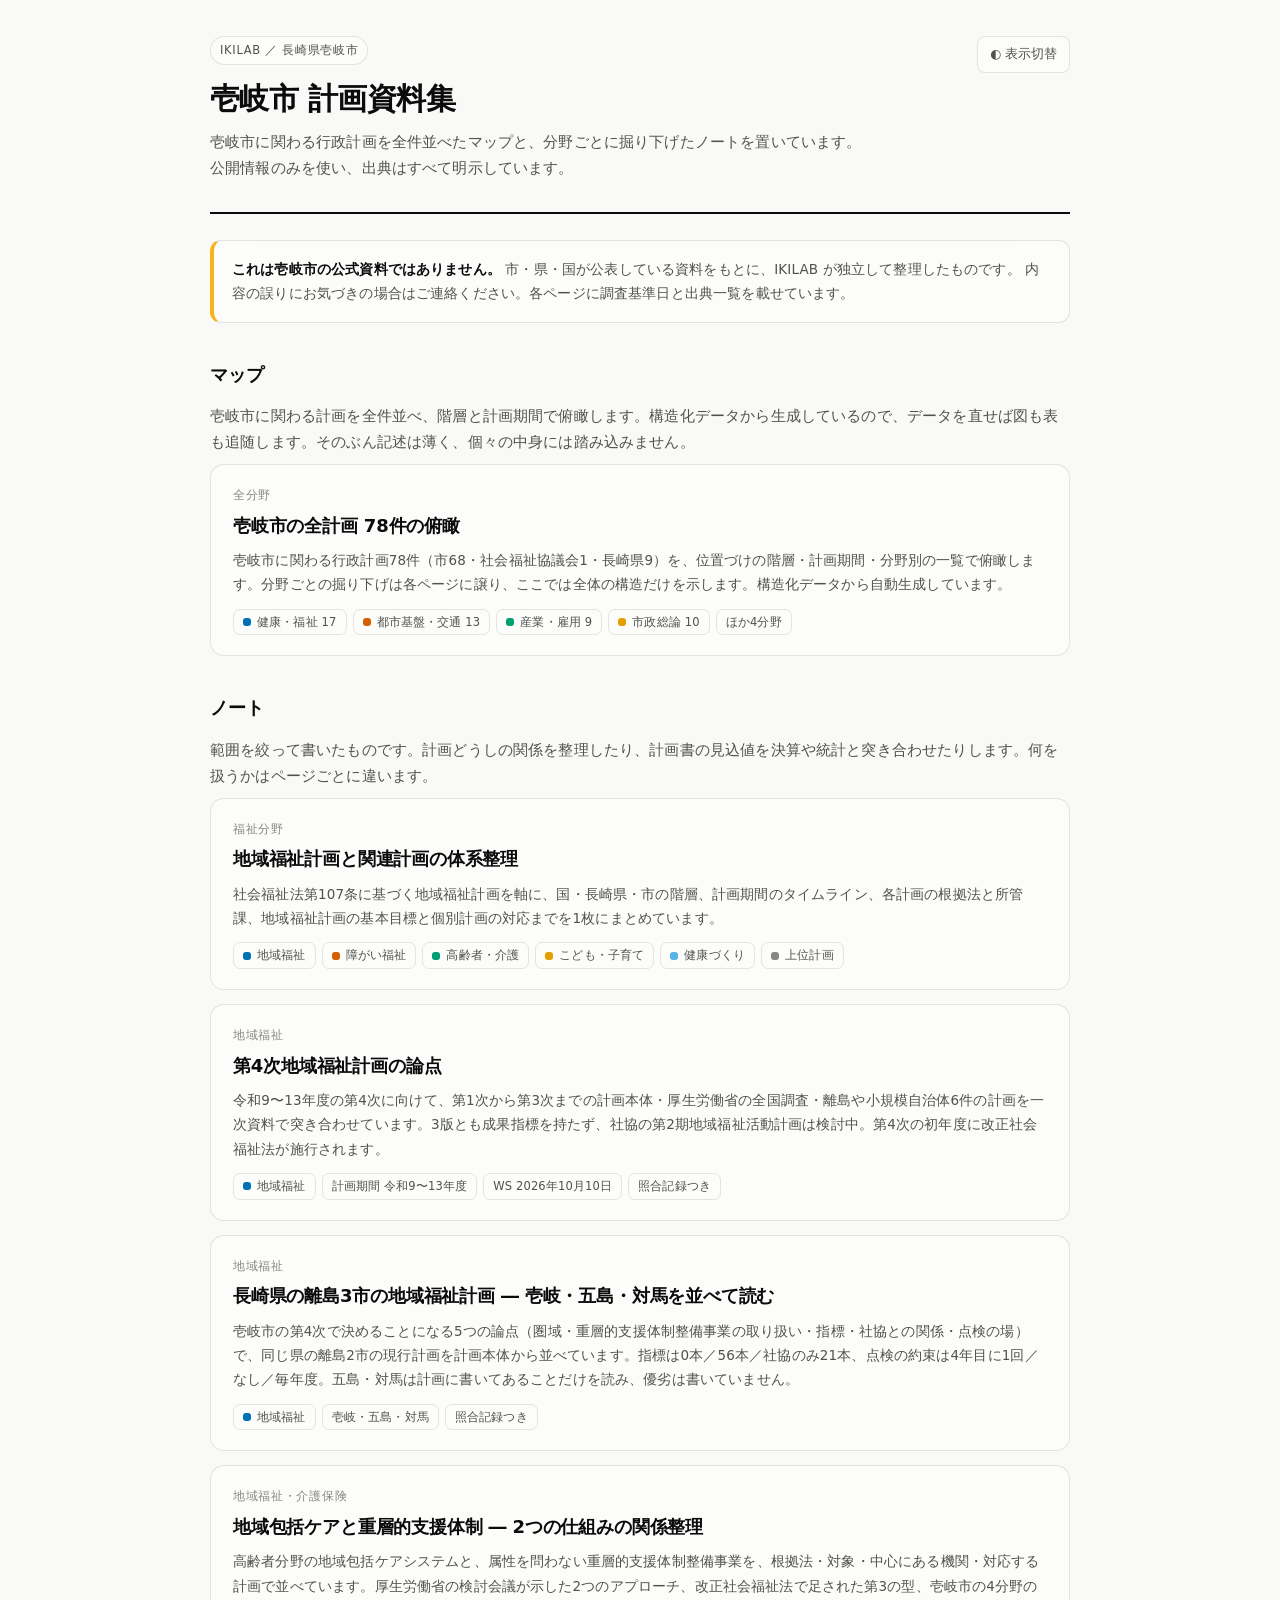
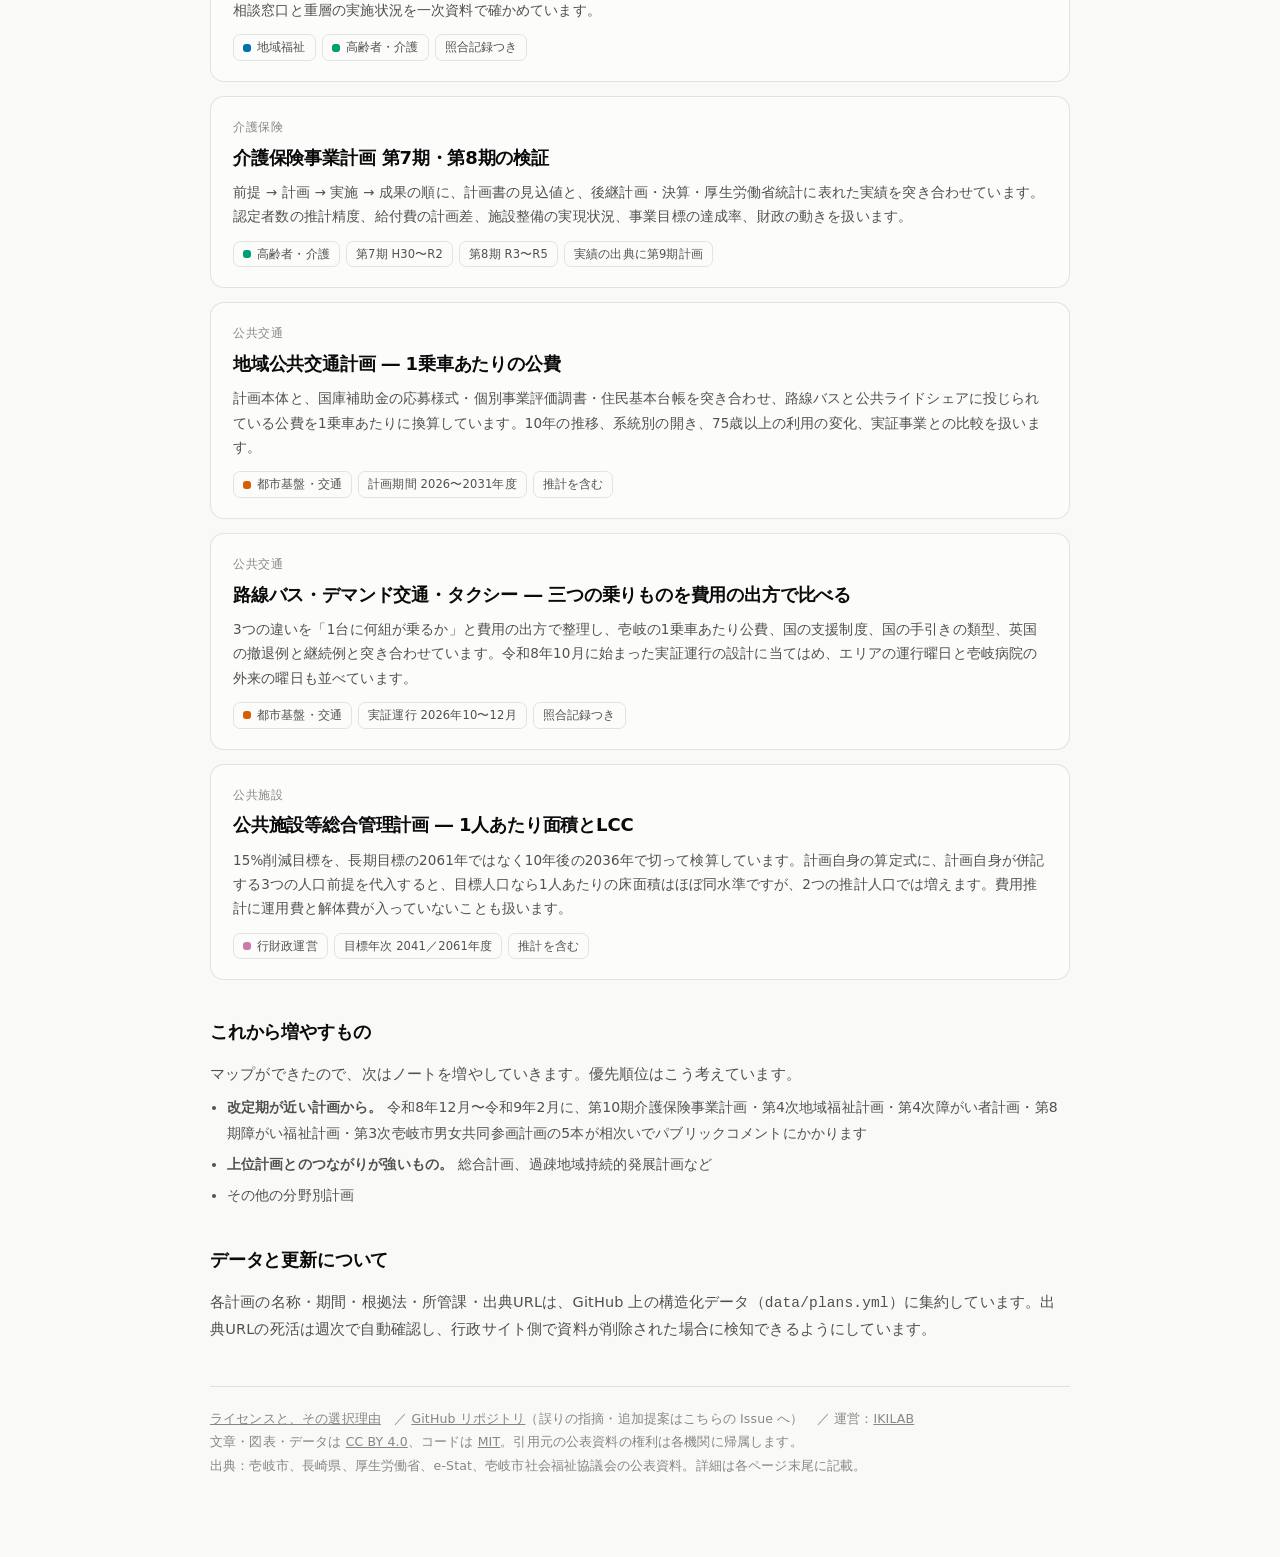
<file: index.html>
<!DOCTYPE html>
<html lang="ja">
<head>
<meta charset="utf-8">
<meta name="viewport" content="width=device-width, initial-scale=1">
<title>壱岐市 計画資料集</title>
<meta name="description" content="長崎県壱岐市の行政計画について、全件を並べたマップと、分野ごとに掘り下げたノートを置いている資料集。公開情報のみを使い、出典をすべて明示しています。">
<link rel="canonical" href="https://keikaku.ikilab.org/">
<meta property="og:type" content="website">
<meta property="og:site_name" content="壱岐市 計画資料集">
<meta property="og:title" content="壱岐市 計画資料集">
<meta property="og:description" content="長崎県壱岐市の行政計画について、全件を並べたマップと、分野ごとに掘り下げたノートを置いている資料集。">
<meta property="og:url" content="https://keikaku.ikilab.org/">
<meta property="og:locale" content="ja_JP">
<meta property="og:image" content="https://keikaku.ikilab.org/assets/og.png">
<meta property="og:image:width" content="1200">
<meta property="og:image:height" content="630">
<meta property="og:image:alt" content="壱岐市 計画資料集。国・長崎県・市の階層と、地域福祉計画を軸にした分野別計画の関係図">
<meta name="twitter:image" content="https://keikaku.ikilab.org/assets/og.png">
<meta name="twitter:card" content="summary_large_image">
<link rel="stylesheet" href="assets/palette.css">
<style>
:root{
  color-scheme: light;
  --page:#f9f9f7; --surface:#fcfcfb; --ink:#0b0b0b; --ink2:#52514e; --muted:#898781;
  --grid:#e1e0d9; --axis:#c3c2b7; --ring:rgba(11,11,11,0.10); --wash:rgba(11,11,11,0.035);
  --warn:#fab219;
}
:root[data-theme="dark"]{
  color-scheme: dark;
  --page:#0d0d0d; --surface:#1a1a19; --ink:#fff; --ink2:#c3c2b7; --muted:#898781;
  --grid:#2c2c2a; --axis:#383835; --ring:rgba(255,255,255,0.10); --wash:rgba(255,255,255,0.05);
}
@media (prefers-color-scheme: dark){
  :root:not([data-theme="light"]){
    color-scheme: dark;
    --page:#0d0d0d; --surface:#1a1a19; --ink:#fff; --ink2:#c3c2b7; --muted:#898781;
    --grid:#2c2c2a; --axis:#383835; --ring:rgba(255,255,255,0.10); --wash:rgba(255,255,255,0.05);
  }
}
*{box-sizing:border-box}
html,body{margin:0;padding:0}
body{background:var(--page);color:var(--ink);
  font-family:system-ui,-apple-system,"Hiragino Sans","Noto Sans JP","Yu Gothic UI",sans-serif;
  font-size:15px;line-height:1.8;letter-spacing:.01em}
.wrap{max-width:900px;margin:0 auto;padding:36px 20px 80px}
h1{font-size:30px;line-height:1.35;margin:0 0 10px;letter-spacing:-.02em}
h2{font-size:18px;margin:36px 0 12px;letter-spacing:-.01em}
p{margin:.6em 0}
a{color:inherit}
.sub{color:var(--ink2);font-size:14.5px}
.mut{color:var(--muted);font-size:12.5px}
.badge{display:inline-block;font-size:11.5px;letter-spacing:.06em;padding:3px 9px;border:1px solid var(--ring);
  border-radius:999px;color:var(--ink2);background:var(--surface);margin-bottom:14px}
header{padding-bottom:22px;border-bottom:2px solid var(--ink);margin-bottom:8px;
  display:flex;justify-content:space-between;align-items:flex-start;gap:16px;flex-wrap:wrap}
header > div{flex:1 1 460px;max-width:660px}
header > button{flex:none}
button.tg{font:inherit;font-size:12.5px;padding:6px 12px;border:1px solid var(--ring);border-radius:8px;
  background:var(--surface);color:var(--ink2);cursor:pointer}
button.tg:hover{background:var(--wash)}
.cards{display:grid;gap:14px;margin-top:6px}
.card{display:block;background:var(--surface);border:1px solid var(--ring);border-radius:14px;
  padding:20px 22px;text-decoration:none;color:inherit;transition:border-color .12s, transform .12s}
.card:hover{border-color:var(--axis);transform:translateY(-1px)}
.card .k{font-size:11.5px;letter-spacing:.06em;color:var(--muted)}
.card h3{margin:4px 0 6px;font-size:18px;letter-spacing:-.01em}
.card p{margin:0;font-size:13.5px;color:var(--ink2)}
.card .tags{display:flex;flex-wrap:wrap;gap:6px;margin-top:12px}
.tag{font-size:11.5px;padding:2px 9px;border-radius:7px;border:1px solid var(--ring);color:var(--ink2);
  display:inline-flex;align-items:center;gap:6px}
.dot{width:8px;height:8px;border-radius:3px;flex:none}
.note{background:var(--surface);border:1px solid var(--ring);border-left:4px solid var(--warn);
  border-radius:11px;padding:16px 18px;font-size:13.5px;color:var(--ink2);margin:26px 0}
.note b{color:var(--ink)}
ul.plain{margin:8px 0;padding-left:1.2em;font-size:14px;color:var(--ink2)}
ul.plain li{margin:6px 0}
footer{margin-top:44px;padding-top:20px;border-top:1px solid var(--grid);color:var(--muted);font-size:12.5px;line-height:1.9}
</style>
</head>
<body>
<div class="wrap">

<header>
  <div>
    <span class="badge">IKILAB ／ 長崎県壱岐市</span>
    <h1>壱岐市 計画資料集</h1>
    <p class="sub">壱岐市に関わる行政計画を全件並べたマップと、分野ごとに掘り下げたノートを置いています。公開情報のみを使い、出典はすべて明示しています。</p>
  </div>
  <button class="tg" id="tg">◐ 表示切替</button>
</header>

<div class="note">
  <b>これは壱岐市の公式資料ではありません。</b> 市・県・国が公表している資料をもとに、IKILAB が独立して整理したものです。
  内容の誤りにお気づきの場合はご連絡ください。各ページに調査基準日と出典一覧を載せています。
</div>

<h2>マップ</h2>
<p class="sub">壱岐市に関わる計画を全件並べ、階層と計画期間で俯瞰します。構造化データから生成しているので、データを直せば図も表も追随します。そのぶん記述は薄く、個々の中身には踏み込みません。</p>
<div class="cards">

  <a class="card" href="plans/all/">
    <div class="k">全分野</div>
    <h3>壱岐市の全計画 78件の俯瞰</h3>
    <p>壱岐市に関わる行政計画78件（市68・社会福祉協議会1・長崎県9）を、位置づけの階層・計画期間・分野別の一覧で俯瞰します。分野ごとの掘り下げは各ページに譲り、ここでは全体の構造だけを示します。構造化データから自動生成しています。</p>
    <div class="tags">
      <span class="tag"><i class="dot" style="background:var(--c1)"></i>健康・福祉 17</span>
      <span class="tag"><i class="dot" style="background:var(--c2)"></i>都市基盤・交通 13</span>
      <span class="tag"><i class="dot" style="background:var(--c3)"></i>産業・雇用 9</span>
      <span class="tag"><i class="dot" style="background:var(--c4)"></i>市政総論 10</span>
      <span class="tag">ほか4分野</span>
    </div>
  </a>

</div>

<h2>ノート</h2>
<p class="sub">範囲を絞って書いたものです。計画どうしの関係を整理したり、計画書の見込値を決算や統計と突き合わせたりします。何を扱うかはページごとに違います。</p>
<div class="cards">

  <a class="card" href="plans/fukushi/">
    <div class="k">福祉分野</div>
    <h3>地域福祉計画と関連計画の体系整理</h3>
    <p>社会福祉法第107条に基づく地域福祉計画を軸に、国・長崎県・市の階層、計画期間のタイムライン、各計画の根拠法と所管課、地域福祉計画の基本目標と個別計画の対応までを1枚にまとめています。</p>
    <div class="tags">
      <span class="tag"><i class="dot" style="background:var(--c1)"></i>地域福祉</span>
      <span class="tag"><i class="dot" style="background:var(--c2)"></i>障がい福祉</span>
      <span class="tag"><i class="dot" style="background:var(--c3)"></i>高齢者・介護</span>
      <span class="tag"><i class="dot" style="background:var(--c4)"></i>こども・子育て</span>
      <span class="tag"><i class="dot" style="background:var(--c6)"></i>健康づくり</span>
      <span class="tag"><i class="dot" style="background:var(--muted)"></i>上位計画</span>
    </div>
  </a>

  <a class="card" href="plans/chiiki-fukushi-4/">
    <div class="k">地域福祉</div>
    <h3>第4次地域福祉計画の論点</h3>
    <p>令和9〜13年度の第4次に向けて、第1次から第3次までの計画本体・厚生労働省の全国調査・離島や小規模自治体6件の計画を一次資料で突き合わせています。3版とも成果指標を持たず、社協の第2期地域福祉活動計画は検討中。第4次の初年度に改正社会福祉法が施行されます。</p>
    <div class="tags">
      <span class="tag"><i class="dot" style="background:var(--c1)"></i>地域福祉</span>
      <span class="tag">計画期間 令和9〜13年度</span>
      <span class="tag">WS 2026年10月10日</span>
      <span class="tag">照合記録つき</span>
    </div>
  </a>

  <a class="card" href="plans/chiiki-fukushi-3shi/">
    <div class="k">地域福祉</div>
    <h3>長崎県の離島3市の地域福祉計画 ― 壱岐・五島・対馬を並べて読む</h3>
    <p>壱岐市の第4次で決めることになる5つの論点（圏域・重層的支援体制整備事業の取り扱い・指標・社協との関係・点検の場）で、同じ県の離島2市の現行計画を計画本体から並べています。指標は0本／56本／社協のみ21本、点検の約束は4年目に1回／なし／毎年度。五島・対馬は計画に書いてあることだけを読み、優劣は書いていません。</p>
    <div class="tags">
      <span class="tag"><i class="dot" style="background:var(--c1)"></i>地域福祉</span>
      <span class="tag">壱岐・五島・対馬</span>
      <span class="tag">照合記録つき</span>
    </div>
  </a>

  <a class="card" href="plans/houkatsu-jusou/">
    <div class="k">地域福祉・介護保険</div>
    <h3>地域包括ケアと重層的支援体制 ― 2つの仕組みの関係整理</h3>
    <p>高齢者分野の地域包括ケアシステムと、属性を問わない重層的支援体制整備事業を、根拠法・対象・中心にある機関・対応する計画で並べています。厚生労働省の検討会議が示した2つのアプローチ、改正社会福祉法で足された第3の型、壱岐市の4分野の相談窓口と重層の実施状況を一次資料で確かめています。</p>
    <div class="tags">
      <span class="tag"><i class="dot" style="background:var(--c1)"></i>地域福祉</span>
      <span class="tag"><i class="dot" style="background:var(--c3)"></i>高齢者・介護</span>
      <span class="tag">照合記録つき</span>
    </div>
  </a>

  <a class="card" href="plans/kaigo-7-9/">
    <div class="k">介護保険</div>
    <h3>介護保険事業計画 第7期・第8期の検証</h3>
    <p>前提 → 計画 → 実施 → 成果の順に、計画書の見込値と、後継計画・決算・厚生労働省統計に表れた実績を突き合わせています。認定者数の推計精度、給付費の計画差、施設整備の実現状況、事業目標の達成率、財政の動きを扱います。</p>
    <div class="tags">
      <span class="tag"><i class="dot" style="background:var(--c3)"></i>高齢者・介護</span>
      <span class="tag">第7期 H30〜R2</span>
      <span class="tag">第8期 R3〜R5</span>
      <span class="tag">実績の出典に第9期計画</span>
    </div>
  </a>

  <a class="card" href="plans/koutsuu/">
    <div class="k">公共交通</div>
    <h3>地域公共交通計画 ― 1乗車あたりの公費</h3>
    <p>計画本体と、国庫補助金の応募様式・個別事業評価調書・住民基本台帳を突き合わせ、路線バスと公共ライドシェアに投じられている公費を1乗車あたりに換算しています。10年の推移、系統別の開き、75歳以上の利用の変化、実証事業との比較を扱います。</p>
    <div class="tags">
      <span class="tag"><i class="dot" style="background:var(--c2)"></i>都市基盤・交通</span>
      <span class="tag">計画期間 2026〜2031年度</span>
      <span class="tag">推計を含む</span>
    </div>
  </a>

  <a class="card" href="plans/norimono-hikaku/">
    <div class="k">公共交通</div>
    <h3>路線バス・デマンド交通・タクシー ― 三つの乗りものを費用の出方で比べる</h3>
    <p>3つの違いを「1台に何組が乗るか」と費用の出方で整理し、壱岐の1乗車あたり公費、国の支援制度、国の手引きの類型、英国の撤退例と継続例と突き合わせています。令和8年10月に始まった実証運行の設計に当てはめ、エリアの運行曜日と壱岐病院の外来の曜日も並べています。</p>
    <div class="tags">
      <span class="tag"><i class="dot" style="background:var(--c2)"></i>都市基盤・交通</span>
      <span class="tag">実証運行 2026年10〜12月</span>
      <span class="tag">照合記録つき</span>
    </div>
  </a>

  <a class="card" href="plans/shisetsu-2036/">
    <div class="k">公共施設</div>
    <h3>公共施設等総合管理計画 ― 1人あたり面積とLCC</h3>
    <p>15%削減目標を、長期目標の2061年ではなく10年後の2036年で切って検算しています。計画自身の算定式に、計画自身が併記する3つの人口前提を代入すると、目標人口なら1人あたりの床面積はほぼ同水準ですが、2つの推計人口では増えます。費用推計に運用費と解体費が入っていないことも扱います。</p>
    <div class="tags">
      <span class="tag"><i class="dot" style="background:var(--c5)"></i>行財政運営</span>
      <span class="tag">目標年次 2041／2061年度</span>
      <span class="tag">推計を含む</span>
    </div>
  </a>

</div>

<h2>これから増やすもの</h2>
<p class="sub">マップができたので、次はノートを増やしていきます。優先順位はこう考えています。</p>
<ul class="plain">
  <li><b>改定期が近い計画から。</b> 令和8年12月〜令和9年2月に、第10期介護保険事業計画・第4次地域福祉計画・第4次障がい者計画・第8期障がい福祉計画・第3次壱岐市男女共同参画計画の5本が相次いでパブリックコメントにかかります</li>
  <li><b>上位計画とのつながりが強いもの。</b> 総合計画、過疎地域持続的発展計画など</li>
  <li>その他の分野別計画</li>
</ul>

<h2>データと更新について</h2>
<p class="sub">各計画の名称・期間・根拠法・所管課・出典URLは、GitHub 上の構造化データ（<code>data/plans.yml</code>）に集約しています。出典URLの死活は週次で自動確認し、行政サイト側で資料が削除された場合に検知できるようにしています。</p>

<footer>
  <a href="about/license/">ライセンスと、その選択理由</a>　／
  <a href="https://github.com/ikilab-org/iki-keikaku">GitHub リポジトリ</a>（誤りの指摘・追加提案はこちらの Issue へ）　／
  運営：<a href="https://ikilab.org">IKILAB</a><br>
  文章・図表・データは <a href="https://creativecommons.org/licenses/by/4.0/deed.ja">CC BY 4.0</a>、コードは <a href="https://opensource.org/licenses/MIT">MIT</a>。引用元の公表資料の権利は各機関に帰属します。<br>
  出典：壱岐市、長崎県、厚生労働省、e-Stat、壱岐市社会福祉協議会の公表資料。詳細は各ページ末尾に記載。
</footer>

</div>
<script>
document.getElementById('tg').addEventListener('click',()=>{
  const cur=document.documentElement.getAttribute('data-theme');
  const sysDark=window.matchMedia('(prefers-color-scheme: dark)').matches;
  const now = cur ? cur : (sysDark?'dark':'light');
  document.documentElement.setAttribute('data-theme', now==='dark'?'light':'dark');
});
</script>
</body>
</html>
</file>
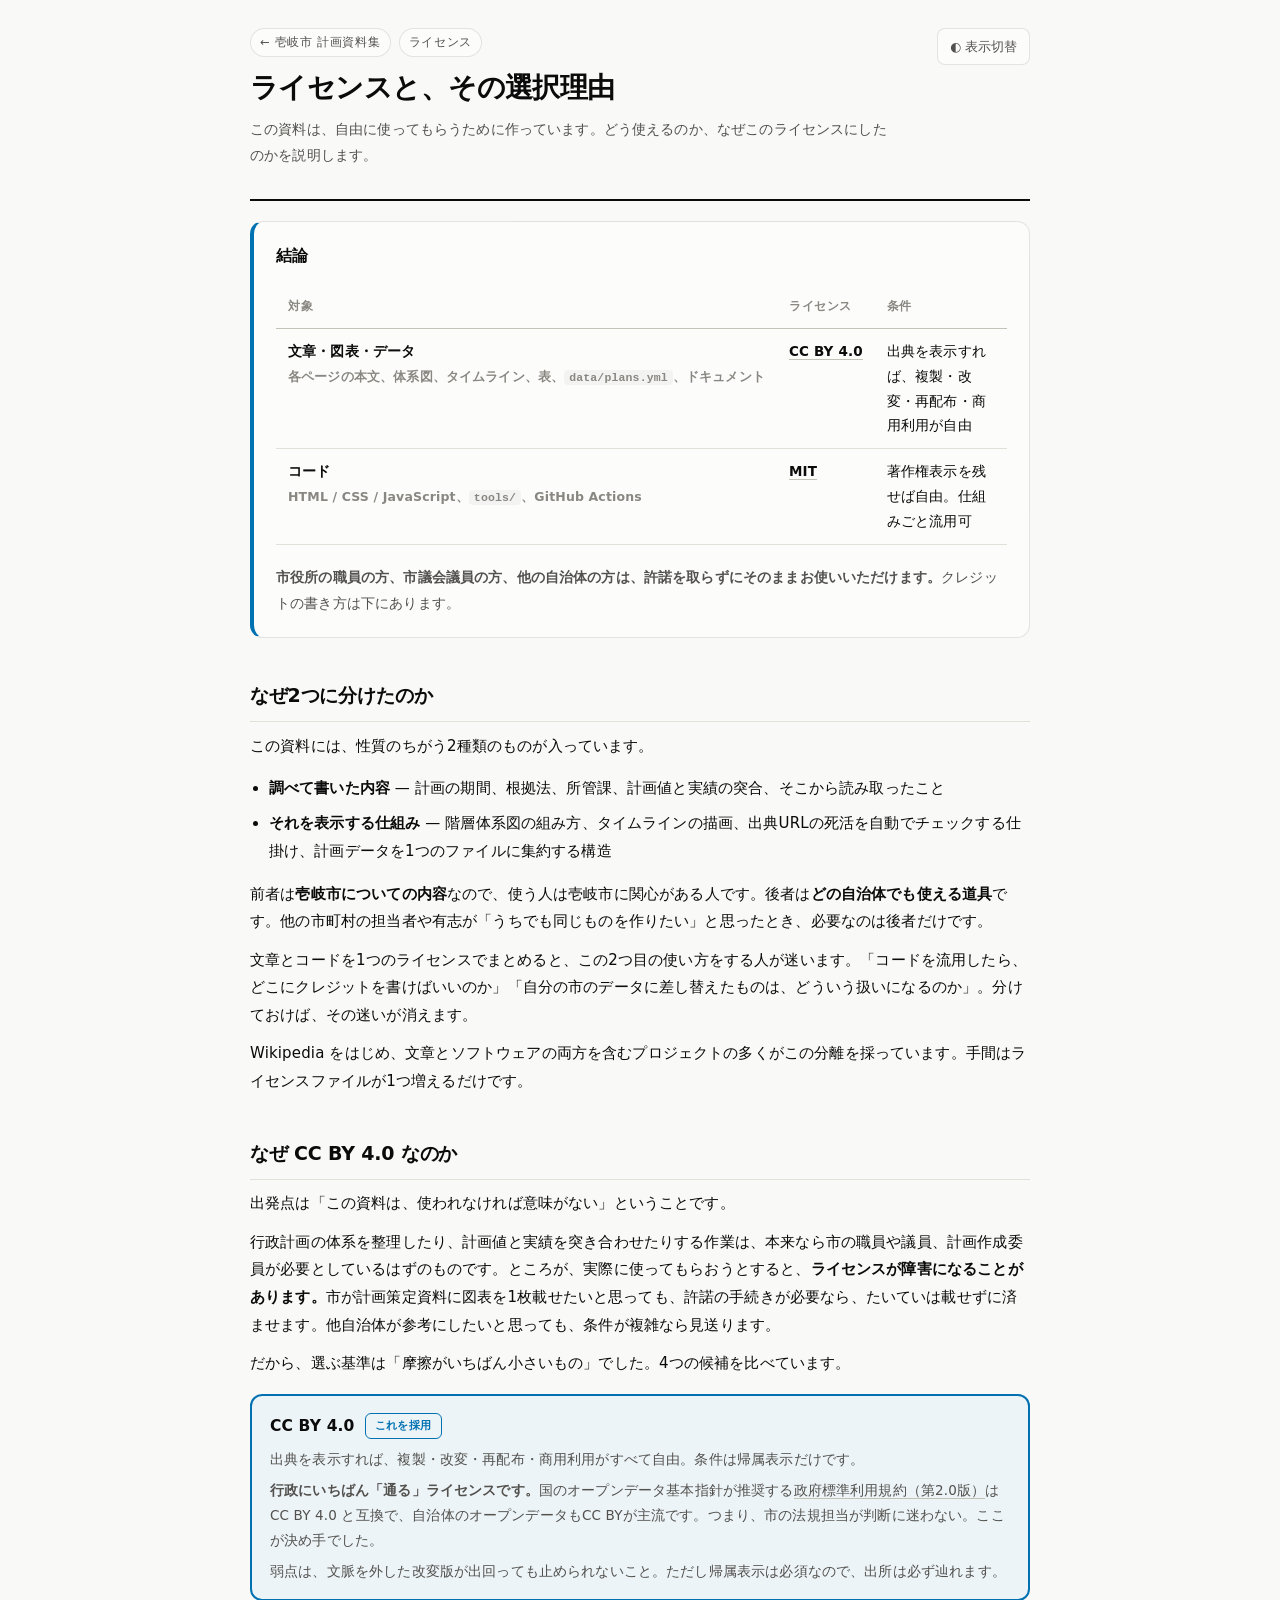
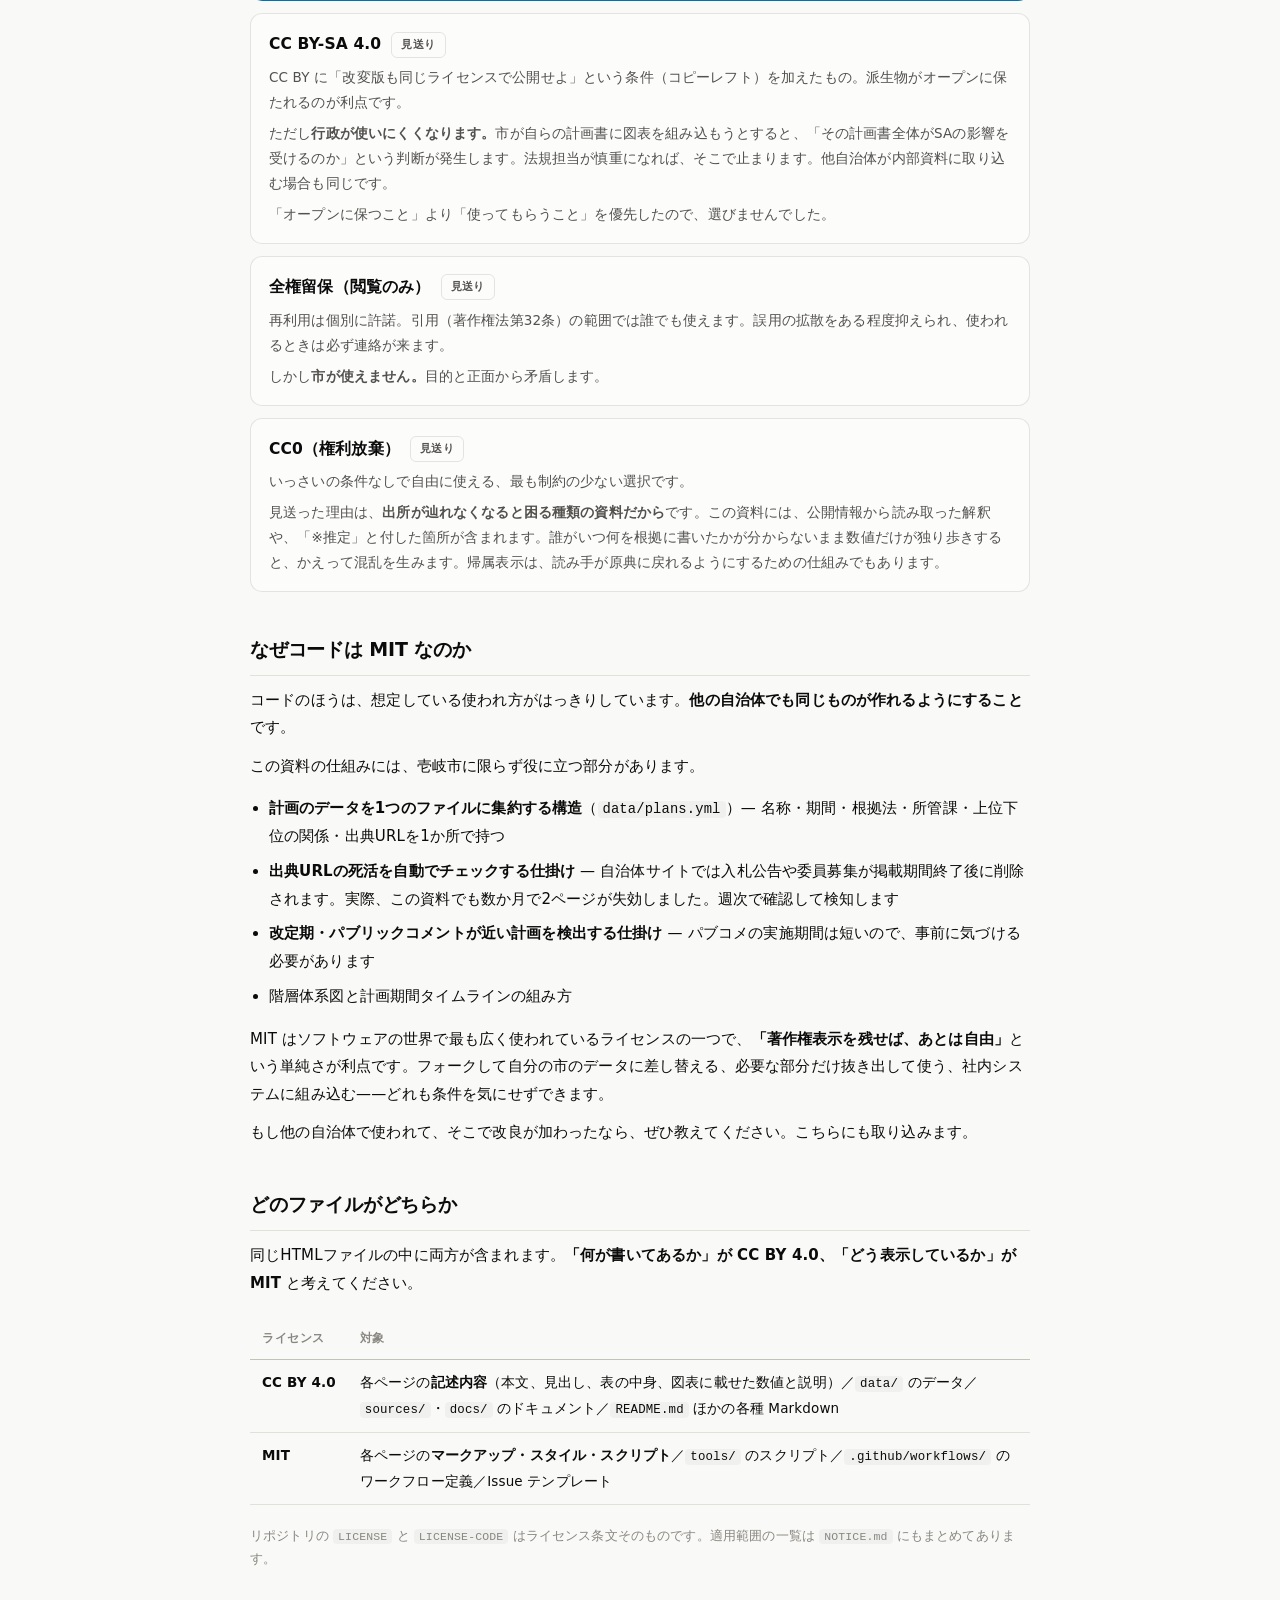
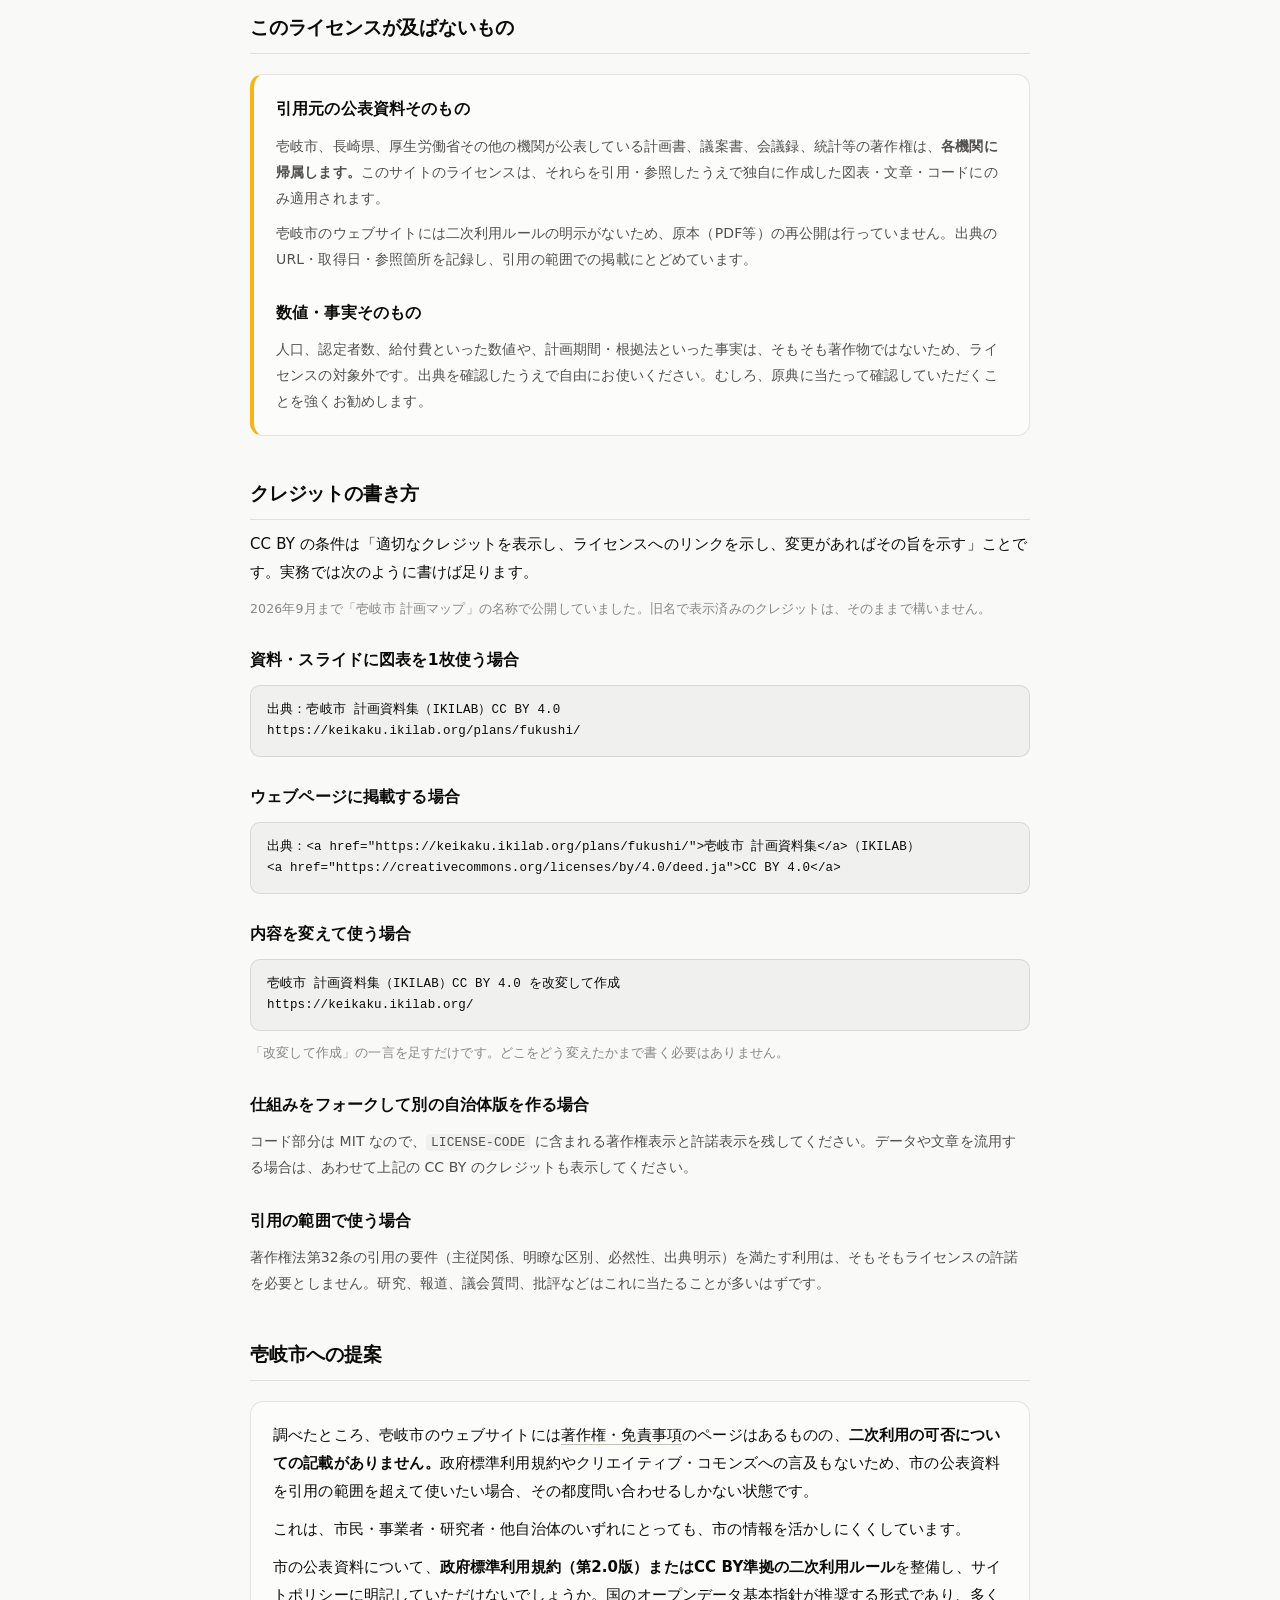
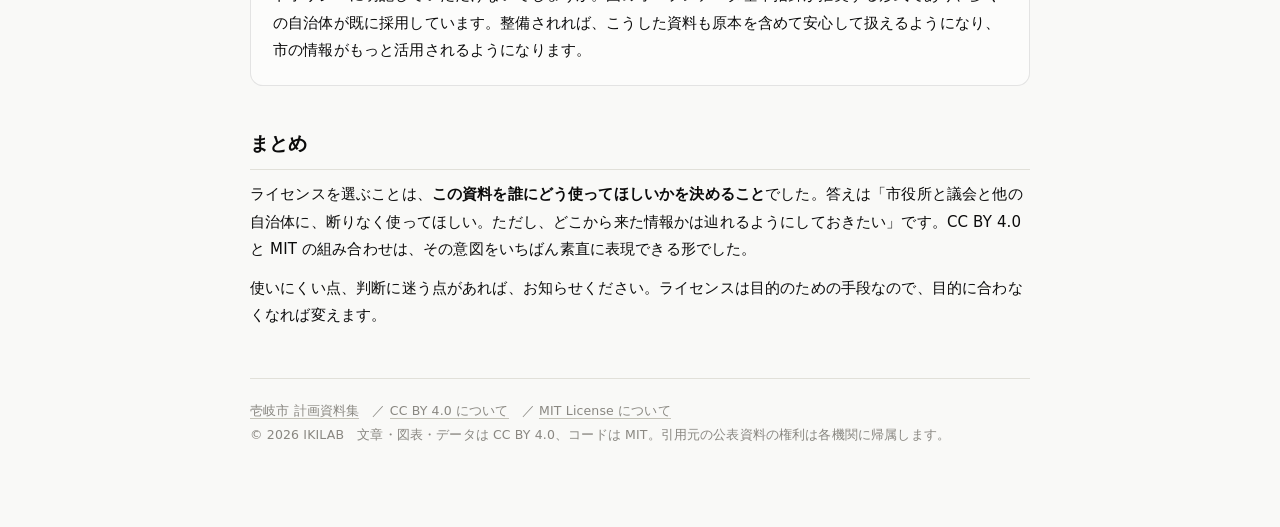
<file: about/license/index.html>
<!DOCTYPE html>
<html lang="ja">
<head>
<meta charset="utf-8">
<meta name="viewport" content="width=device-width, initial-scale=1">
<title>ライセンスと、その選択理由 | 壱岐市 計画資料集</title>
<meta name="description" content="壱岐市 計画資料集は、文章・図表・データを CC BY 4.0、コードを MIT で公開しています。なぜ分けたのか、なぜ CC BY-SA や全権留保を選ばなかったのかを説明し、行政・議会・他自治体それぞれの場面でのクレジット表記例を掲載しています。">
<link rel="canonical" href="https://keikaku.ikilab.org/about/license/">
<meta property="og:type" content="article">
<meta property="og:site_name" content="壱岐市 計画資料集">
<meta property="og:title" content="ライセンスと、その選択理由">
<meta property="og:description" content="文章・図表・データは CC BY 4.0、コードは MIT。なぜ分けたのか、どう使えるのか。">
<meta property="og:url" content="https://keikaku.ikilab.org/about/license/">
<meta property="og:locale" content="ja_JP">
<meta property="og:image" content="https://keikaku.ikilab.org/assets/og.png">
<meta property="og:image:width" content="1200">
<meta property="og:image:height" content="630">
<meta property="og:image:alt" content="壱岐市 計画資料集。国・長崎県・市の階層と、地域福祉計画を軸にした分野別計画の関係図">
<meta name="twitter:image" content="https://keikaku.ikilab.org/assets/og.png">
<meta name="twitter:card" content="summary_large_image">
<link rel="stylesheet" href="../../assets/palette.css">
<style>
:root{
  color-scheme: light;
  --page:#f9f9f7; --surface:#fcfcfb; --ink:#0b0b0b; --ink2:#52514e; --muted:#898781;
  --grid:#e1e0d9; --axis:#c3c2b7; --ring:rgba(11,11,11,0.10); --wash:rgba(11,11,11,0.035);
  --good:#0ca30c; --goodtx:#006300; --crit:#d03b3b; --warn:#fab219;
}
:root[data-theme="dark"]{
  color-scheme: dark;
  --page:#0d0d0d; --surface:#1a1a19; --ink:#fff; --ink2:#c3c2b7; --muted:#898781;
  --grid:#2c2c2a; --axis:#383835; --ring:rgba(255,255,255,0.10); --wash:rgba(255,255,255,0.05);
  --goodtx:#0ca30c;
}
@media (prefers-color-scheme: dark){
  :root:not([data-theme="light"]){
    color-scheme: dark;
    --page:#0d0d0d; --surface:#1a1a19; --ink:#fff; --ink2:#c3c2b7; --muted:#898781;
    --grid:#2c2c2a; --axis:#383835; --ring:rgba(255,255,255,0.10); --wash:rgba(255,255,255,0.05);
    --goodtx:#0ca30c;
  }
}
*{box-sizing:border-box}
html,body{margin:0;padding:0}
body{background:var(--page);color:var(--ink);
  font-family:system-ui,-apple-system,"Hiragino Sans","Noto Sans JP","Yu Gothic UI",sans-serif;
  font-size:15px;line-height:1.85;letter-spacing:.01em}
.wrap{max-width:820px;margin:0 auto;padding:28px 20px 80px}
h1{font-size:28px;line-height:1.35;margin:0 0 10px;letter-spacing:-.02em}
h2{font-size:19px;margin:40px 0 10px;letter-spacing:-.01em;padding-bottom:8px;border-bottom:1px solid var(--grid)}
h3{font-size:15.5px;margin:26px 0 6px}
p{margin:.7em 0}
a{color:inherit;text-decoration:none;border-bottom:1px solid var(--axis)}
a:hover{border-bottom-color:currentColor}
.sub{color:var(--ink2);font-size:14px}
.mut{color:var(--muted);font-size:12.5px}
b{font-weight:650}
header{display:flex;justify-content:space-between;align-items:flex-start;gap:16px;flex-wrap:wrap;
  padding-bottom:20px;border-bottom:2px solid var(--ink);margin-bottom:10px}
header > div{flex:1 1 440px;max-width:640px}
header > button{flex:none}
.badge{display:inline-block;font-size:11.5px;letter-spacing:.06em;padding:3px 9px;border:1px solid var(--ring);
  border-radius:999px;color:var(--ink2);background:var(--surface);margin-bottom:12px}
a.badge{border-bottom:1px solid var(--ring);margin-right:8px}
a.badge:hover{background:var(--wash);border-color:var(--axis)}
button.tg{font:inherit;font-size:12.5px;padding:6px 12px;border:1px solid var(--ring);border-radius:8px;
  background:var(--surface);color:var(--ink2);cursor:pointer}
button.tg:hover{background:var(--wash)}
.box{background:var(--surface);border:1px solid var(--ring);border-radius:13px;padding:20px 22px;margin:20px 0}
.box.hi{border-left:4px solid var(--c1)}
.box.warn{border-left:4px solid var(--warn)}
.tblwrap{overflow-x:auto}
table{border-collapse:collapse;width:100%;font-size:13.5px;min-width:560px;margin:10px 0}
th,td{text-align:left;vertical-align:top;padding:10px 12px;border-bottom:1px solid var(--grid)}
thead th{font-size:11.5px;letter-spacing:.05em;color:var(--muted);font-weight:600;border-bottom:1px solid var(--axis);white-space:nowrap}
tbody tr:hover{background:var(--wash)}
td.k{font-weight:600;white-space:nowrap}
.yes{color:var(--goodtx);font-weight:650}
.no{color:var(--crit);font-weight:650}
pre{background:var(--wash);border:1px solid var(--ring);border-radius:10px;padding:14px 16px;
  overflow-x:auto;font-size:12.5px;line-height:1.7;margin:10px 0;
  font-family:ui-monospace,SFMono-Regular,Menlo,"Courier New",monospace}
code{font-family:ui-monospace,SFMono-Regular,Menlo,"Courier New",monospace;font-size:.92em;
  background:var(--wash);padding:1px 5px;border-radius:4px}
pre code{background:none;padding:0;font-size:inherit}
ul{padding-left:1.25em}
li{margin:7px 0}
.pick{display:grid;gap:12px;margin:16px 0}
.opt{border:1px solid var(--ring);border-radius:12px;padding:16px 18px;background:var(--surface)}
.opt.chosen{border-color:var(--c1);border-width:2px;background:color-mix(in srgb,var(--c1) 6%,var(--surface))}
.opt h4{margin:0 0 4px;font-size:15.5px;display:flex;align-items:center;gap:10px;flex-wrap:wrap}
.opt .verdict{font-size:11px;letter-spacing:.04em;padding:2px 9px;border-radius:6px;border:1px solid var(--ring);color:var(--ink2)}
.opt.chosen .verdict{border-color:var(--c1);color:var(--c1);font-weight:650}
.opt p{margin:6px 0 0;font-size:13.5px;color:var(--ink2)}
footer{margin-top:48px;padding-top:20px;border-top:1px solid var(--grid);color:var(--muted);font-size:12.5px;line-height:1.9}
@media print{button.tg{display:none}}
</style>
</head>
<body>
<div class="wrap">

<header>
  <div>
    <a href="../../" class="badge">← 壱岐市 計画資料集</a><span class="badge">ライセンス</span>
    <h1>ライセンスと、その選択理由</h1>
    <p class="sub">この資料は、自由に使ってもらうために作っています。どう使えるのか、なぜこのライセンスにしたのかを説明します。</p>
  </div>
  <button class="tg" id="tg">◐ 表示切替</button>
</header>

<div class="box hi">
  <h3 style="margin-top:0">結論</h3>
  <div class="tblwrap"><table>
    <thead><tr><th>対象</th><th>ライセンス</th><th>条件</th></tr></thead>
    <tbody>
      <tr>
        <td class="k">文章・図表・データ<br><span class="mut">各ページの本文、体系図、タイムライン、表、<code>data/plans.yml</code>、ドキュメント</span></td>
        <td class="k"><a href="https://creativecommons.org/licenses/by/4.0/deed.ja" target="_blank" rel="noopener">CC BY 4.0</a></td>
        <td>出典を表示すれば、複製・改変・再配布・商用利用が自由</td>
      </tr>
      <tr>
        <td class="k">コード<br><span class="mut">HTML / CSS / JavaScript、<code>tools/</code>、GitHub Actions</span></td>
        <td class="k"><a href="https://opensource.org/licenses/MIT" target="_blank" rel="noopener">MIT</a></td>
        <td>著作権表示を残せば自由。仕組みごと流用可</td>
      </tr>
    </tbody>
  </table></div>
  <p class="sub" style="margin-bottom:0"><b>市役所の職員の方、市議会議員の方、他の自治体の方は、許諾を取らずにそのままお使いいただけます。</b>クレジットの書き方は下にあります。</p>
</div>

<h2>なぜ2つに分けたのか</h2>

<p>この資料には、性質のちがう2種類のものが入っています。</p>

<ul>
  <li><b>調べて書いた内容</b> — 計画の期間、根拠法、所管課、計画値と実績の突合、そこから読み取ったこと</li>
  <li><b>それを表示する仕組み</b> — 階層体系図の組み方、タイムラインの描画、出典URLの死活を自動でチェックする仕掛け、計画データを1つのファイルに集約する構造</li>
</ul>

<p>前者は<b>壱岐市についての内容</b>なので、使う人は壱岐市に関心がある人です。後者は<b>どの自治体でも使える道具</b>です。他の市町村の担当者や有志が「うちでも同じものを作りたい」と思ったとき、必要なのは後者だけです。</p>

<p>文章とコードを1つのライセンスでまとめると、この2つ目の使い方をする人が迷います。「コードを流用したら、どこにクレジットを書けばいいのか」「自分の市のデータに差し替えたものは、どういう扱いになるのか」。分けておけば、その迷いが消えます。</p>

<p>Wikipedia をはじめ、文章とソフトウェアの両方を含むプロジェクトの多くがこの分離を採っています。手間はライセンスファイルが1つ増えるだけです。</p>

<h2>なぜ CC BY 4.0 なのか</h2>

<p>出発点は「この資料は、使われなければ意味がない」ということです。</p>

<p>行政計画の体系を整理したり、計画値と実績を突き合わせたりする作業は、本来なら市の職員や議員、計画作成委員が必要としているはずのものです。ところが、実際に使ってもらおうとすると、<b>ライセンスが障害になることがあります。</b>市が計画策定資料に図表を1枚載せたいと思っても、許諾の手続きが必要なら、たいていは載せずに済ませます。他自治体が参考にしたいと思っても、条件が複雑なら見送ります。</p>

<p>だから、選ぶ基準は「摩擦がいちばん小さいもの」でした。4つの候補を比べています。</p>

<div class="pick">

  <div class="opt chosen">
    <h4>CC BY 4.0 <span class="verdict">これを採用</span></h4>
    <p>出典を表示すれば、複製・改変・再配布・商用利用がすべて自由。条件は帰属表示だけです。</p>
    <p><b>行政にいちばん「通る」ライセンスです。</b>国のオープンデータ基本指針が推奨する<a href="https://cio.go.jp/policy-opendata" target="_blank" rel="noopener">政府標準利用規約（第2.0版）</a>は CC BY 4.0 と互換で、自治体のオープンデータもCC BYが主流です。つまり、市の法規担当が判断に迷わない。ここが決め手でした。</p>
    <p>弱点は、文脈を外した改変版が出回っても止められないこと。ただし帰属表示は必須なので、出所は必ず辿れます。</p>
  </div>

  <div class="opt">
    <h4>CC BY-SA 4.0 <span class="verdict">見送り</span></h4>
    <p>CC BY に「改変版も同じライセンスで公開せよ」という条件（コピーレフト）を加えたもの。派生物がオープンに保たれるのが利点です。</p>
    <p>ただし<b>行政が使いにくくなります。</b>市が自らの計画書に図表を組み込もうとすると、「その計画書全体がSAの影響を受けるのか」という判断が発生します。法規担当が慎重になれば、そこで止まります。他自治体が内部資料に取り込む場合も同じです。</p>
    <p>「オープンに保つこと」より「使ってもらうこと」を優先したので、選びませんでした。</p>
  </div>

  <div class="opt">
    <h4>全権留保（閲覧のみ） <span class="verdict">見送り</span></h4>
    <p>再利用は個別に許諾。引用（著作権法第32条）の範囲では誰でも使えます。誤用の拡散をある程度抑えられ、使われるときは必ず連絡が来ます。</p>
    <p>しかし<b>市が使えません。</b>目的と正面から矛盾します。</p>
  </div>

  <div class="opt">
    <h4>CC0（権利放棄） <span class="verdict">見送り</span></h4>
    <p>いっさいの条件なしで自由に使える、最も制約の少ない選択です。</p>
    <p>見送った理由は、<b>出所が辿れなくなると困る種類の資料だから</b>です。この資料には、公開情報から読み取った解釈や、「※推定」と付した箇所が含まれます。誰がいつ何を根拠に書いたかが分からないまま数値だけが独り歩きすると、かえって混乱を生みます。帰属表示は、読み手が原典に戻れるようにするための仕組みでもあります。</p>
  </div>

</div>

<h2>なぜコードは MIT なのか</h2>

<p>コードのほうは、想定している使われ方がはっきりしています。<b>他の自治体でも同じものが作れるようにすること</b>です。</p>

<p>この資料の仕組みには、壱岐市に限らず役に立つ部分があります。</p>

<ul>
  <li><b>計画のデータを1つのファイルに集約する構造</b>（<code>data/plans.yml</code>）— 名称・期間・根拠法・所管課・上位下位の関係・出典URLを1か所で持つ</li>
  <li><b>出典URLの死活を自動でチェックする仕掛け</b> — 自治体サイトでは入札公告や委員募集が掲載期間終了後に削除されます。実際、この資料でも数か月で2ページが失効しました。週次で確認して検知します</li>
  <li><b>改定期・パブリックコメントが近い計画を検出する仕掛け</b> — パブコメの実施期間は短いので、事前に気づける必要があります</li>
  <li>階層体系図と計画期間タイムラインの組み方</li>
</ul>

<p>MIT はソフトウェアの世界で最も広く使われているライセンスの一つで、<b>「著作権表示を残せば、あとは自由」</b>という単純さが利点です。フォークして自分の市のデータに差し替える、必要な部分だけ抜き出して使う、社内システムに組み込む——どれも条件を気にせずできます。</p>

<p>もし他の自治体で使われて、そこで改良が加わったなら、ぜひ教えてください。こちらにも取り込みます。</p>

<h2>どのファイルがどちらか</h2>

<p>同じHTMLファイルの中に両方が含まれます。<b>「何が書いてあるか」が CC BY 4.0、「どう表示しているか」が MIT</b> と考えてください。</p>

<div class="tblwrap"><table>
  <thead><tr><th>ライセンス</th><th>対象</th></tr></thead>
  <tbody>
    <tr>
      <td class="k">CC BY 4.0</td>
      <td>各ページの<b>記述内容</b>（本文、見出し、表の中身、図表に載せた数値と説明）／<code>data/</code> のデータ／<code>sources/</code>・<code>docs/</code> のドキュメント／<code>README.md</code> ほかの各種 Markdown</td>
    </tr>
    <tr>
      <td class="k">MIT</td>
      <td>各ページの<b>マークアップ・スタイル・スクリプト</b>／<code>tools/</code> のスクリプト／<code>.github/workflows/</code> のワークフロー定義／Issue テンプレート</td>
    </tr>
  </tbody>
</table></div>

<p class="mut">リポジトリの <code>LICENSE</code> と <code>LICENSE-CODE</code> はライセンス条文そのものです。適用範囲の一覧は <code>NOTICE.md</code> にもまとめてあります。</p>

<h2>このライセンスが及ばないもの</h2>

<div class="box warn">
  <h3 style="margin-top:0">引用元の公表資料そのもの</h3>
  <p class="sub">壱岐市、長崎県、厚生労働省その他の機関が公表している計画書、議案書、会議録、統計等の著作権は、<b>各機関に帰属します。</b>このサイトのライセンスは、それらを引用・参照したうえで独自に作成した図表・文章・コードにのみ適用されます。</p>
  <p class="sub">壱岐市のウェブサイトには二次利用ルールの明示がないため、原本（PDF等）の再公開は行っていません。出典のURL・取得日・参照箇所を記録し、引用の範囲での掲載にとどめています。</p>

  <h3>数値・事実そのもの</h3>
  <p class="sub" style="margin-bottom:0">人口、認定者数、給付費といった数値や、計画期間・根拠法といった事実は、そもそも著作物ではないため、ライセンスの対象外です。出典を確認したうえで自由にお使いください。むしろ、原典に当たって確認していただくことを強くお勧めします。</p>
</div>

<h2>クレジットの書き方</h2>

<p>CC BY の条件は「適切なクレジットを表示し、ライセンスへのリンクを示し、変更があればその旨を示す」ことです。実務では次のように書けば足ります。</p>

<p class="mut">2026年9月まで「壱岐市 計画マップ」の名称で公開していました。旧名で表示済みのクレジットは、そのままで構いません。</p>

<h3>資料・スライドに図表を1枚使う場合</h3>
<pre><code>出典：壱岐市 計画資料集（IKILAB）CC BY 4.0
https://keikaku.ikilab.org/plans/fukushi/</code></pre>

<h3>ウェブページに掲載する場合</h3>
<pre><code>出典：&lt;a href="https://keikaku.ikilab.org/plans/fukushi/"&gt;壱岐市 計画資料集&lt;/a&gt;（IKILAB）
&lt;a href="https://creativecommons.org/licenses/by/4.0/deed.ja"&gt;CC BY 4.0&lt;/a&gt;</code></pre>

<h3>内容を変えて使う場合</h3>
<pre><code>壱岐市 計画資料集（IKILAB）CC BY 4.0 を改変して作成
https://keikaku.ikilab.org/</code></pre>
<p class="mut">「改変して作成」の一言を足すだけです。どこをどう変えたかまで書く必要はありません。</p>

<h3>仕組みをフォークして別の自治体版を作る場合</h3>
<p class="sub">コード部分は MIT なので、<code>LICENSE-CODE</code> に含まれる著作権表示と許諾表示を残してください。データや文章を流用する場合は、あわせて上記の CC BY のクレジットも表示してください。</p>

<h3>引用の範囲で使う場合</h3>
<p class="sub">著作権法第32条の引用の要件（主従関係、明瞭な区別、必然性、出典明示）を満たす利用は、そもそもライセンスの許諾を必要としません。研究、報道、議会質問、批評などはこれに当たることが多いはずです。</p>

<h2>壱岐市への提案</h2>

<div class="box">
  <p style="margin-top:0">調べたところ、壱岐市のウェブサイトには<a href="https://www.city.iki.nagasaki.jp/3313.html" target="_blank" rel="noopener">著作権・免責事項</a>のページはあるものの、<b>二次利用の可否についての記載がありません。</b>政府標準利用規約やクリエイティブ・コモンズへの言及もないため、市の公表資料を引用の範囲を超えて使いたい場合、その都度問い合わせるしかない状態です。</p>
  <p>これは、市民・事業者・研究者・他自治体のいずれにとっても、市の情報を活かしにくくしています。</p>
  <p style="margin-bottom:0">市の公表資料について、<b>政府標準利用規約（第2.0版）またはCC BY準拠の二次利用ルール</b>を整備し、サイトポリシーに明記していただけないでしょうか。国のオープンデータ基本指針が推奨する形式であり、多くの自治体が既に採用しています。整備されれば、こうした資料も原本を含めて安心して扱えるようになり、市の情報がもっと活用されるようになります。</p>
</div>

<h2>まとめ</h2>

<p>ライセンスを選ぶことは、<b>この資料を誰にどう使ってほしいかを決めること</b>でした。答えは「市役所と議会と他の自治体に、断りなく使ってほしい。ただし、どこから来た情報かは辿れるようにしておきたい」です。CC BY 4.0 と MIT の組み合わせは、その意図をいちばん素直に表現できる形でした。</p>

<p>使いにくい点、判断に迷う点があれば、お知らせください。ライセンスは目的のための手段なので、目的に合わなくなれば変えます。</p>

<footer>
  <a href="../../">壱岐市 計画資料集</a>　／
  <a href="https://creativecommons.org/licenses/by/4.0/deed.ja" target="_blank" rel="noopener">CC BY 4.0 について</a>　／
  <a href="https://opensource.org/licenses/MIT" target="_blank" rel="noopener">MIT License について</a><br>
  © 2026 IKILAB　文章・図表・データは CC BY 4.0、コードは MIT。引用元の公表資料の権利は各機関に帰属します。
</footer>

</div>
<script>
document.getElementById('tg').addEventListener('click',()=>{
  const cur=document.documentElement.getAttribute('data-theme');
  const sysDark=window.matchMedia('(prefers-color-scheme: dark)').matches;
  const now = cur ? cur : (sysDark?'dark':'light');
  document.documentElement.setAttribute('data-theme', now==='dark'?'light':'dark');
});
</script>
</body>
</html>
</file>
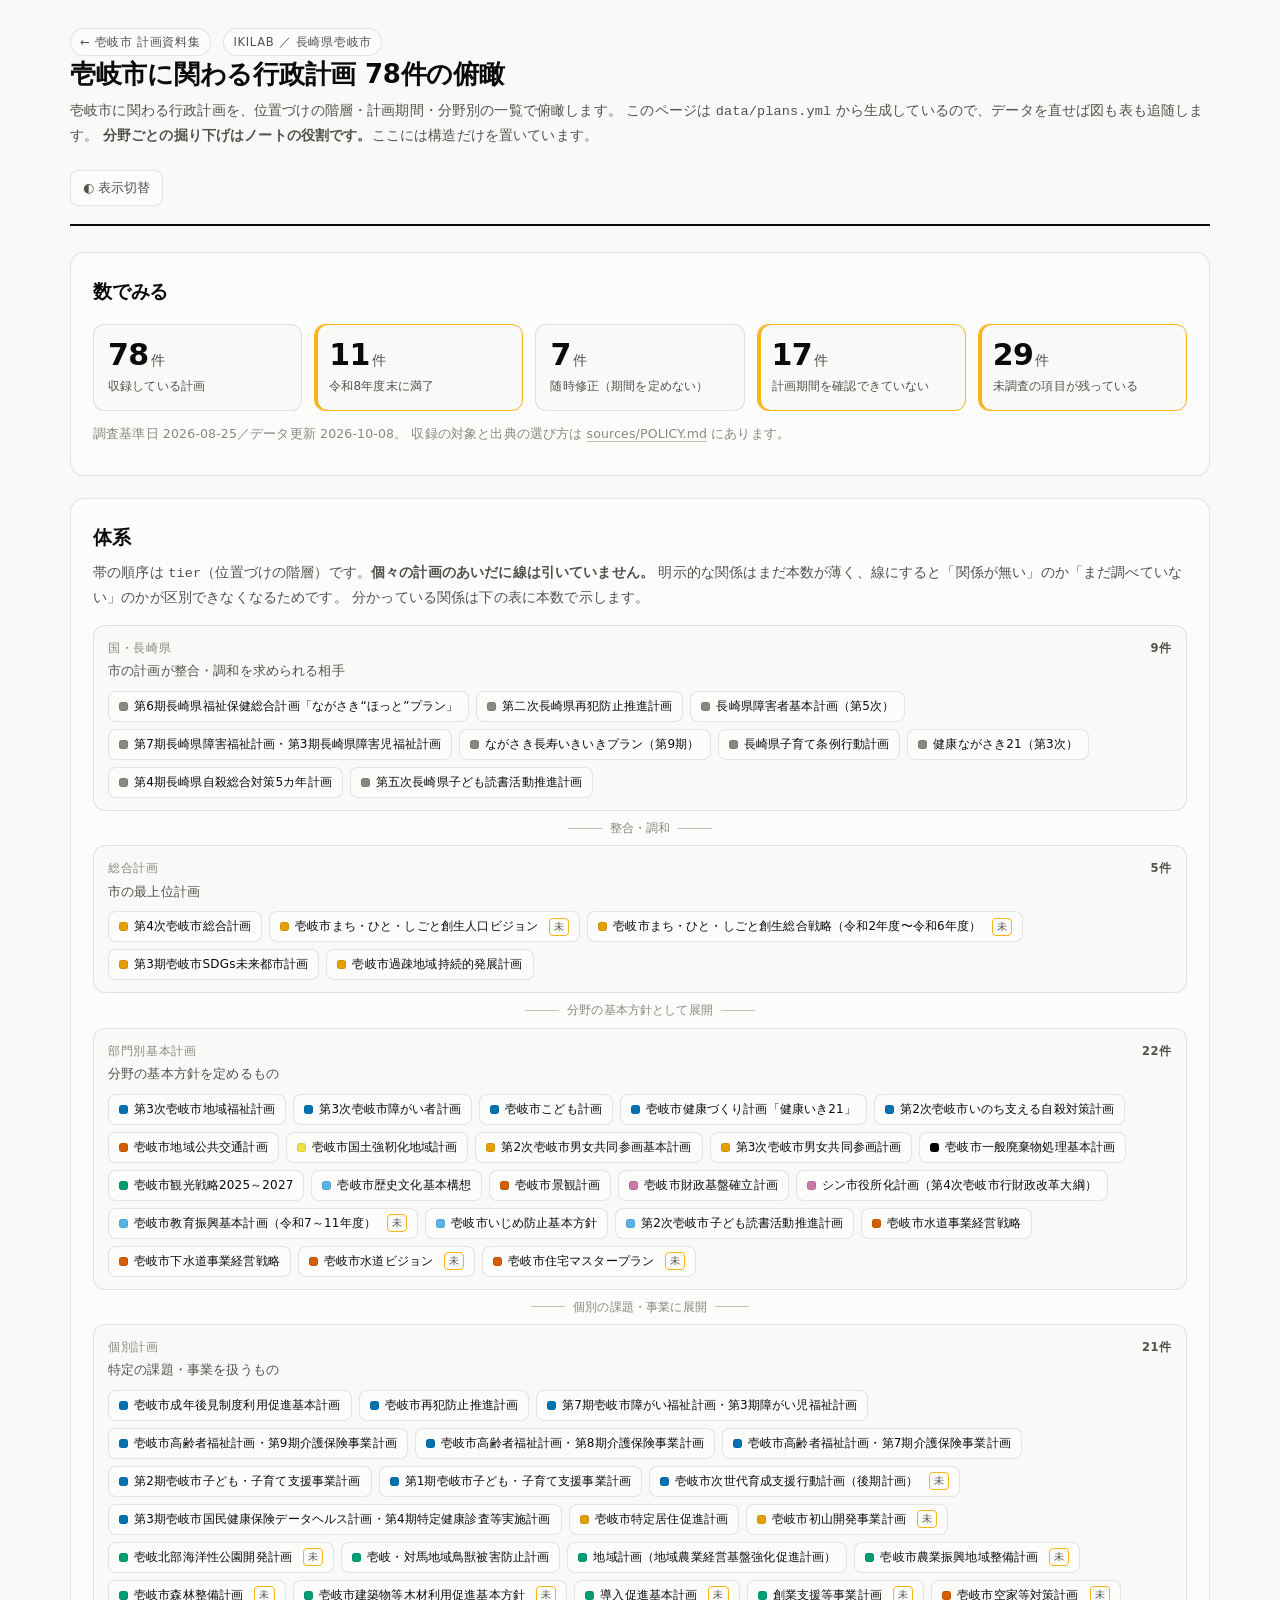
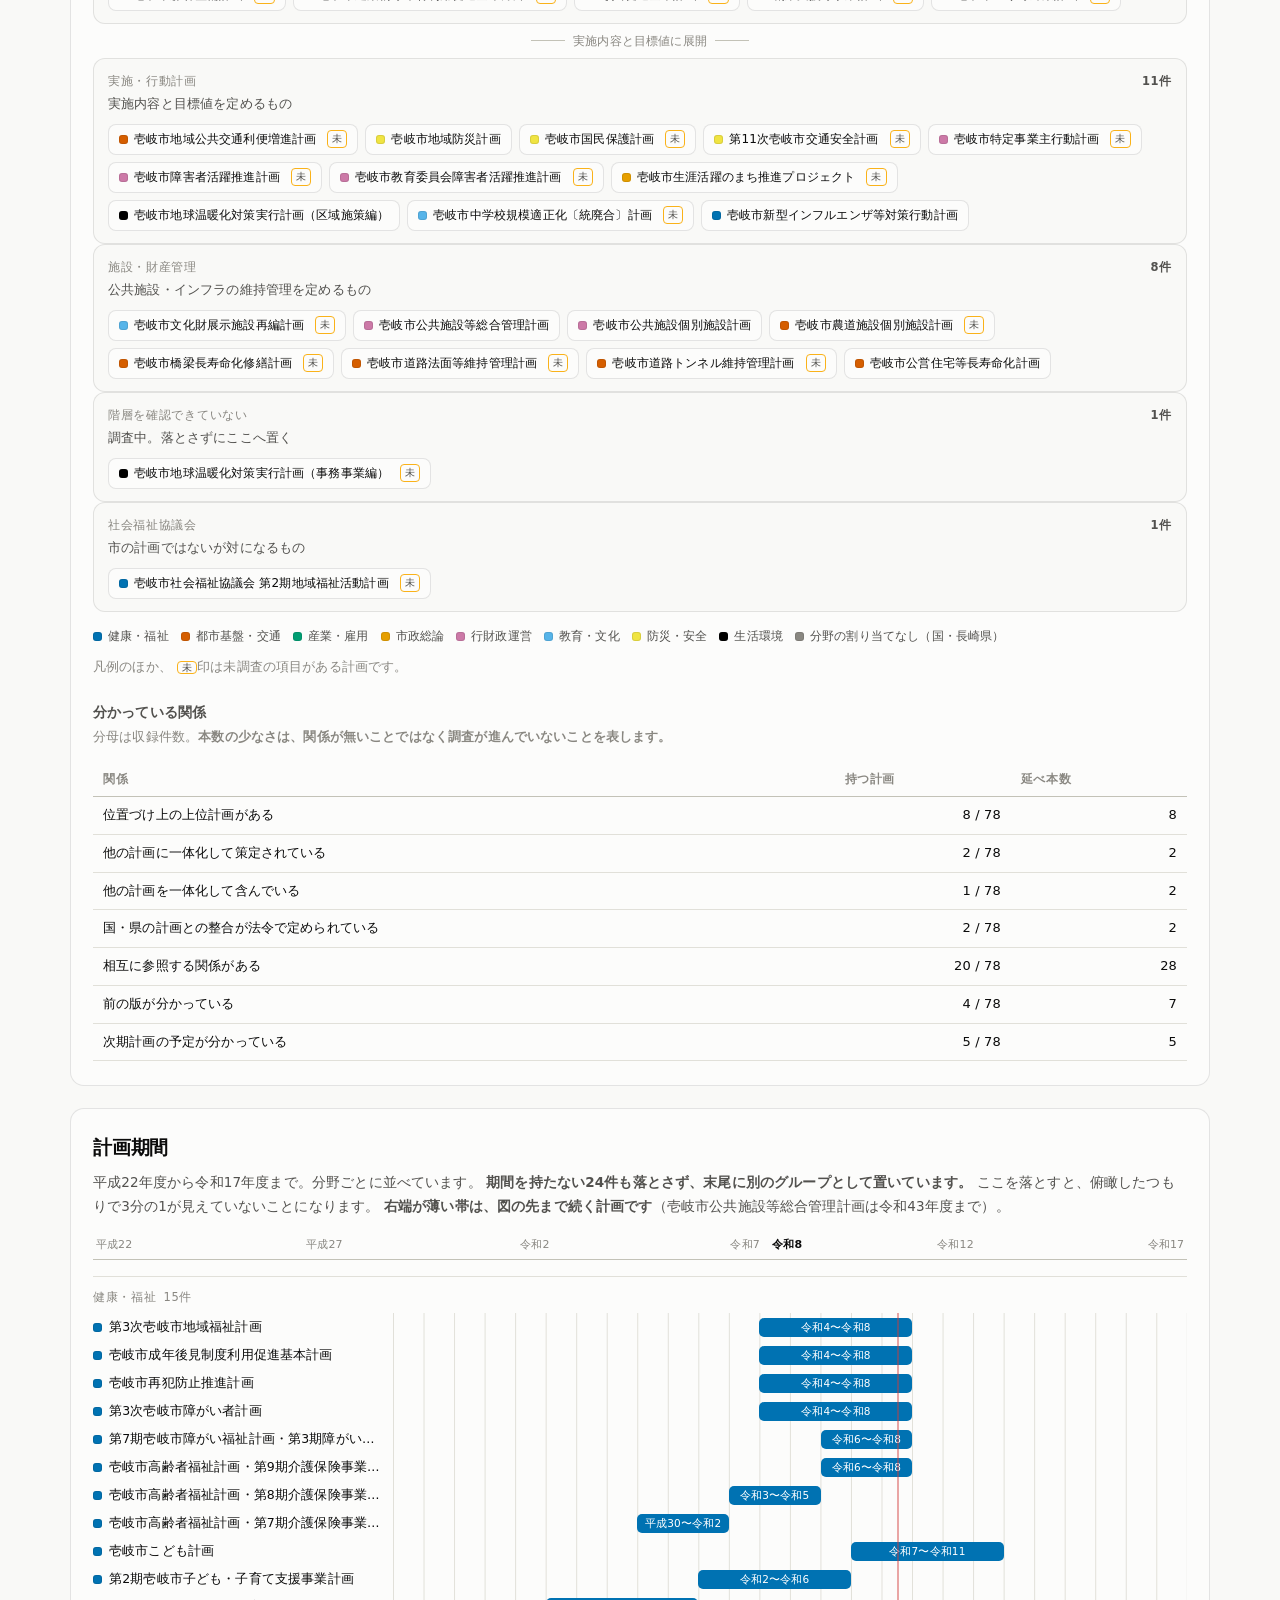
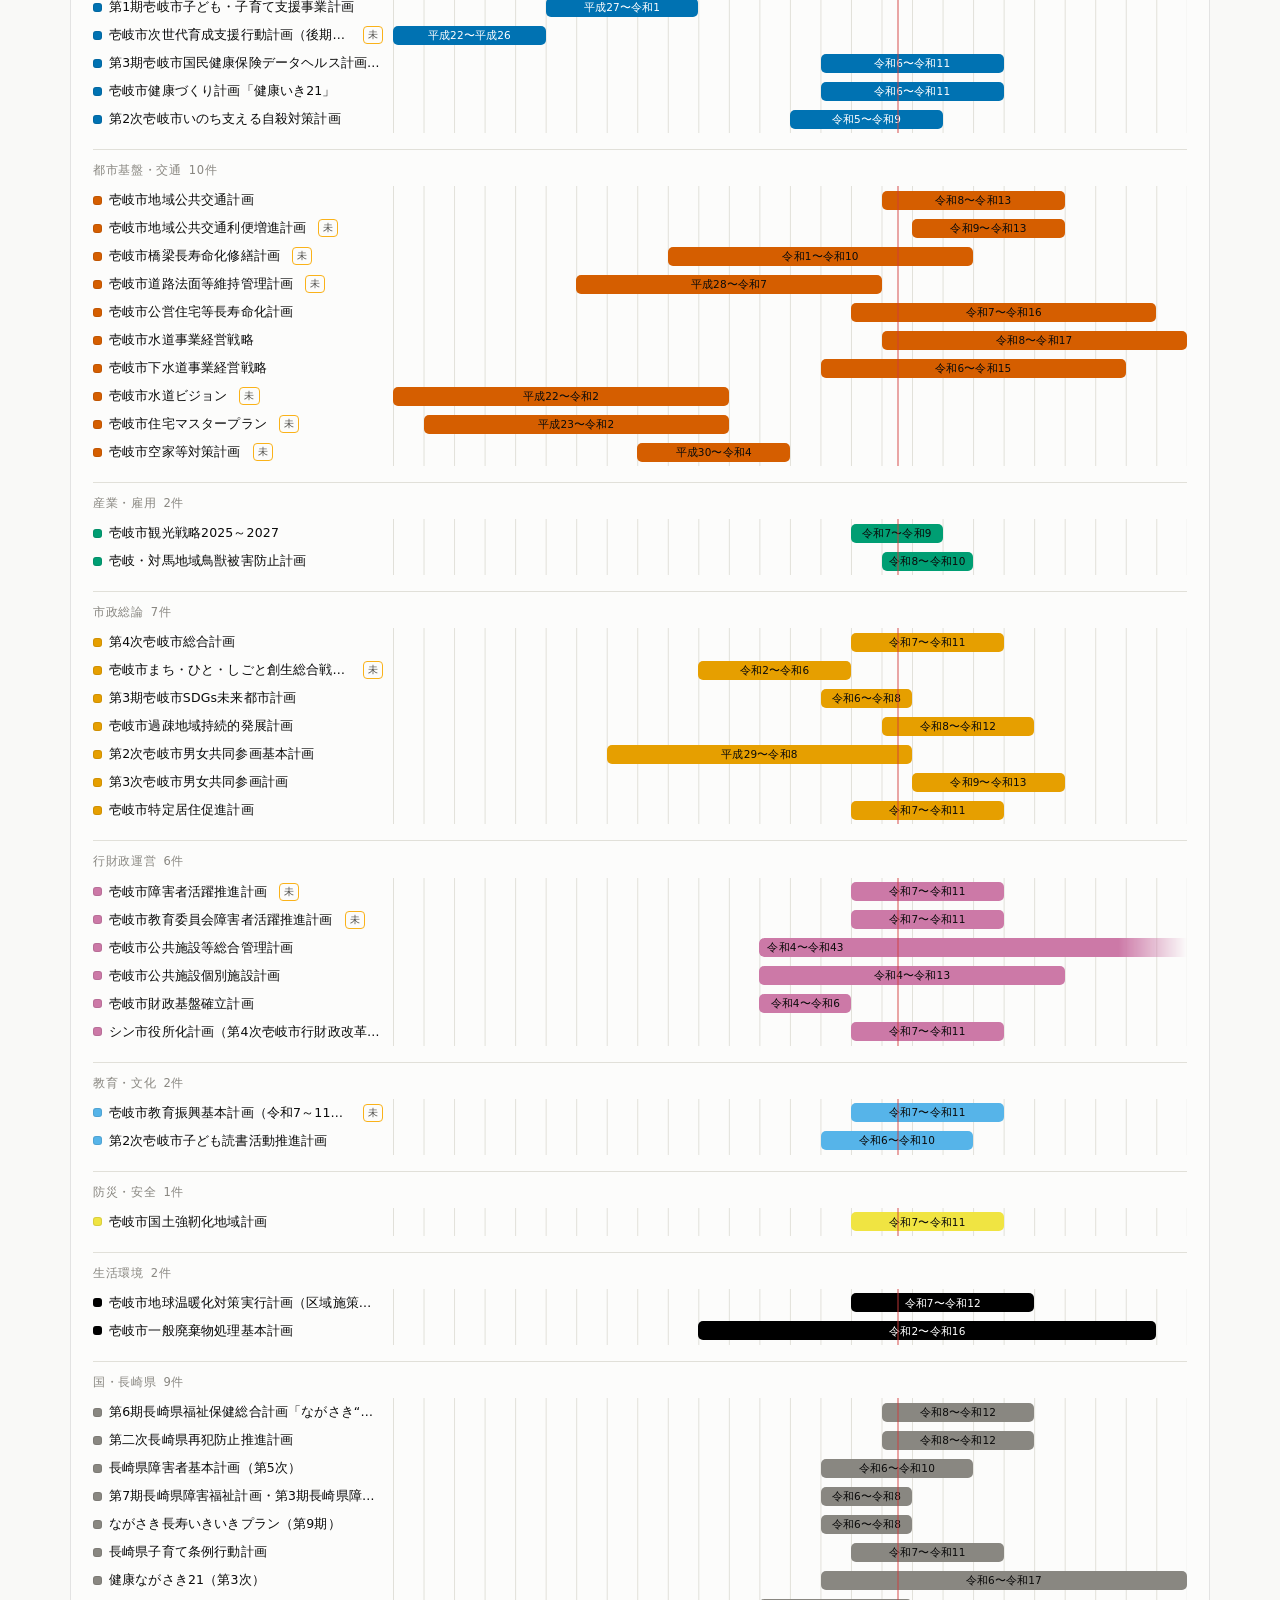
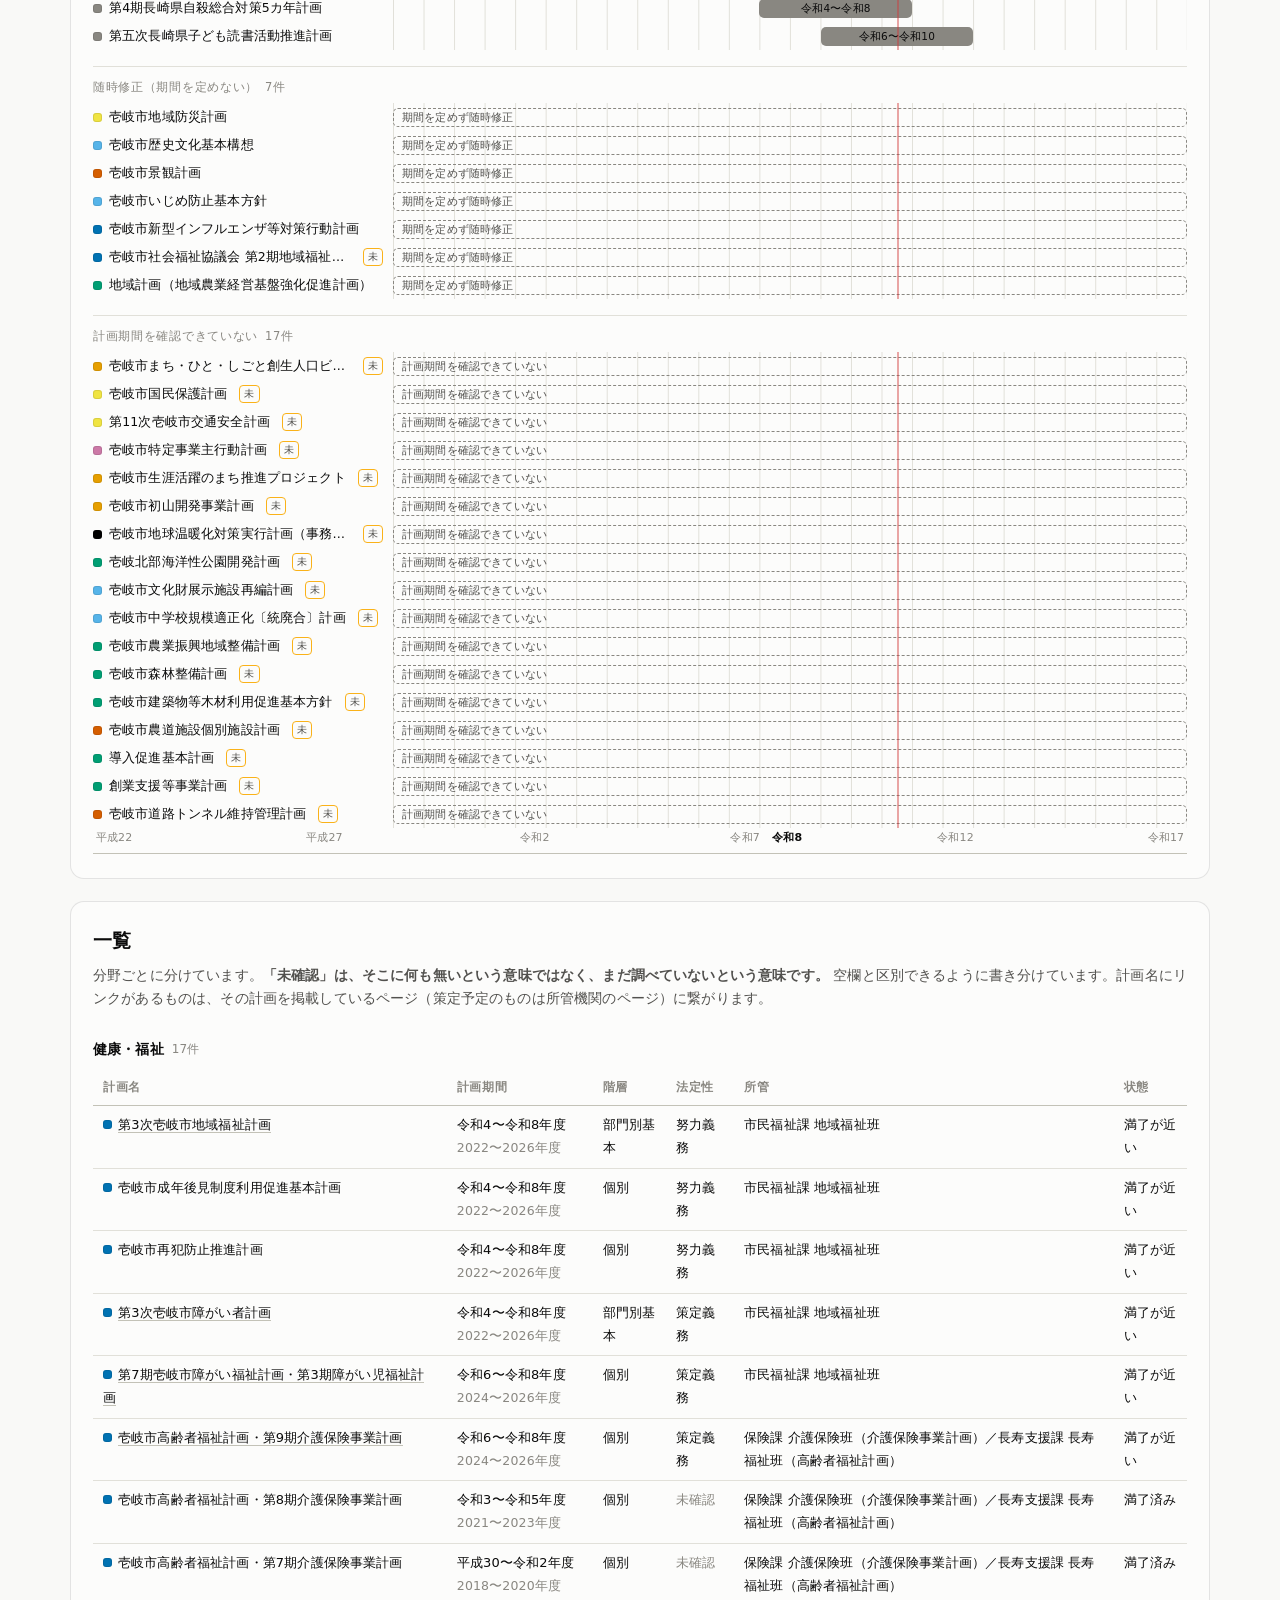
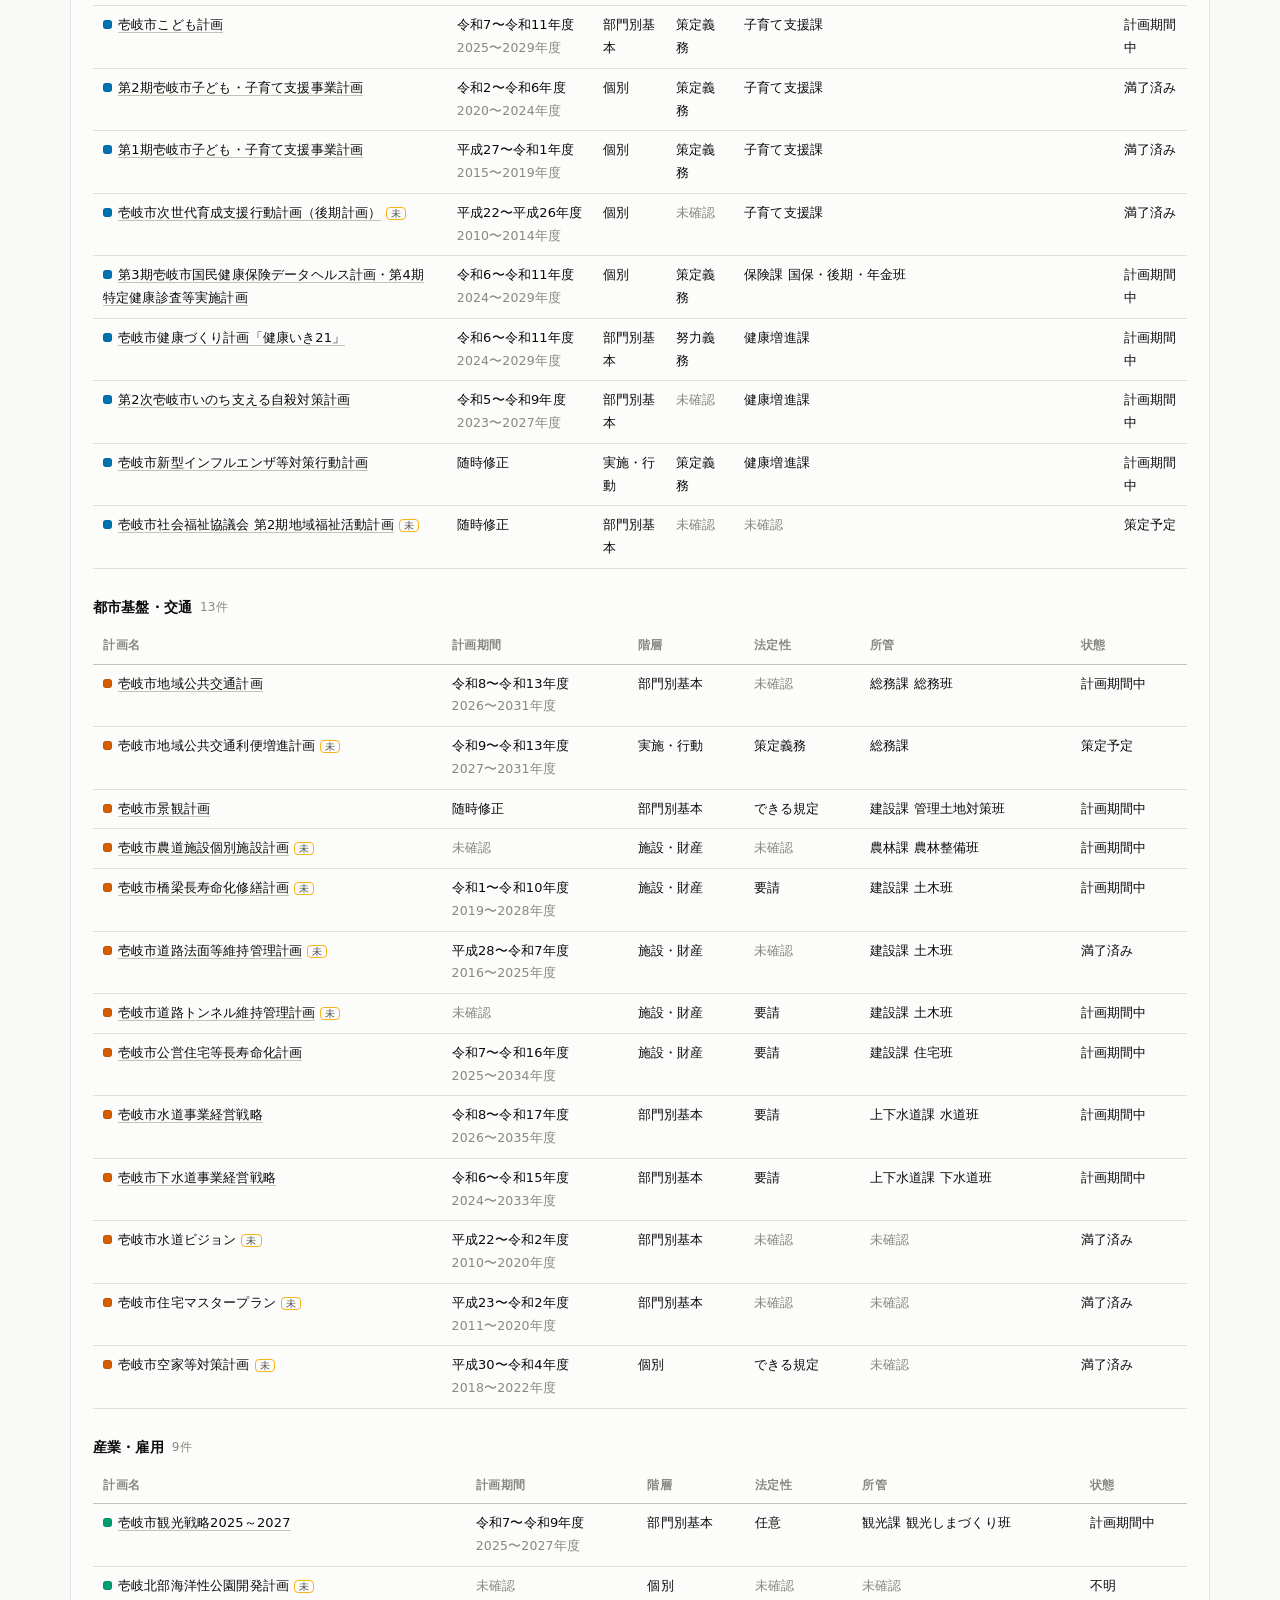
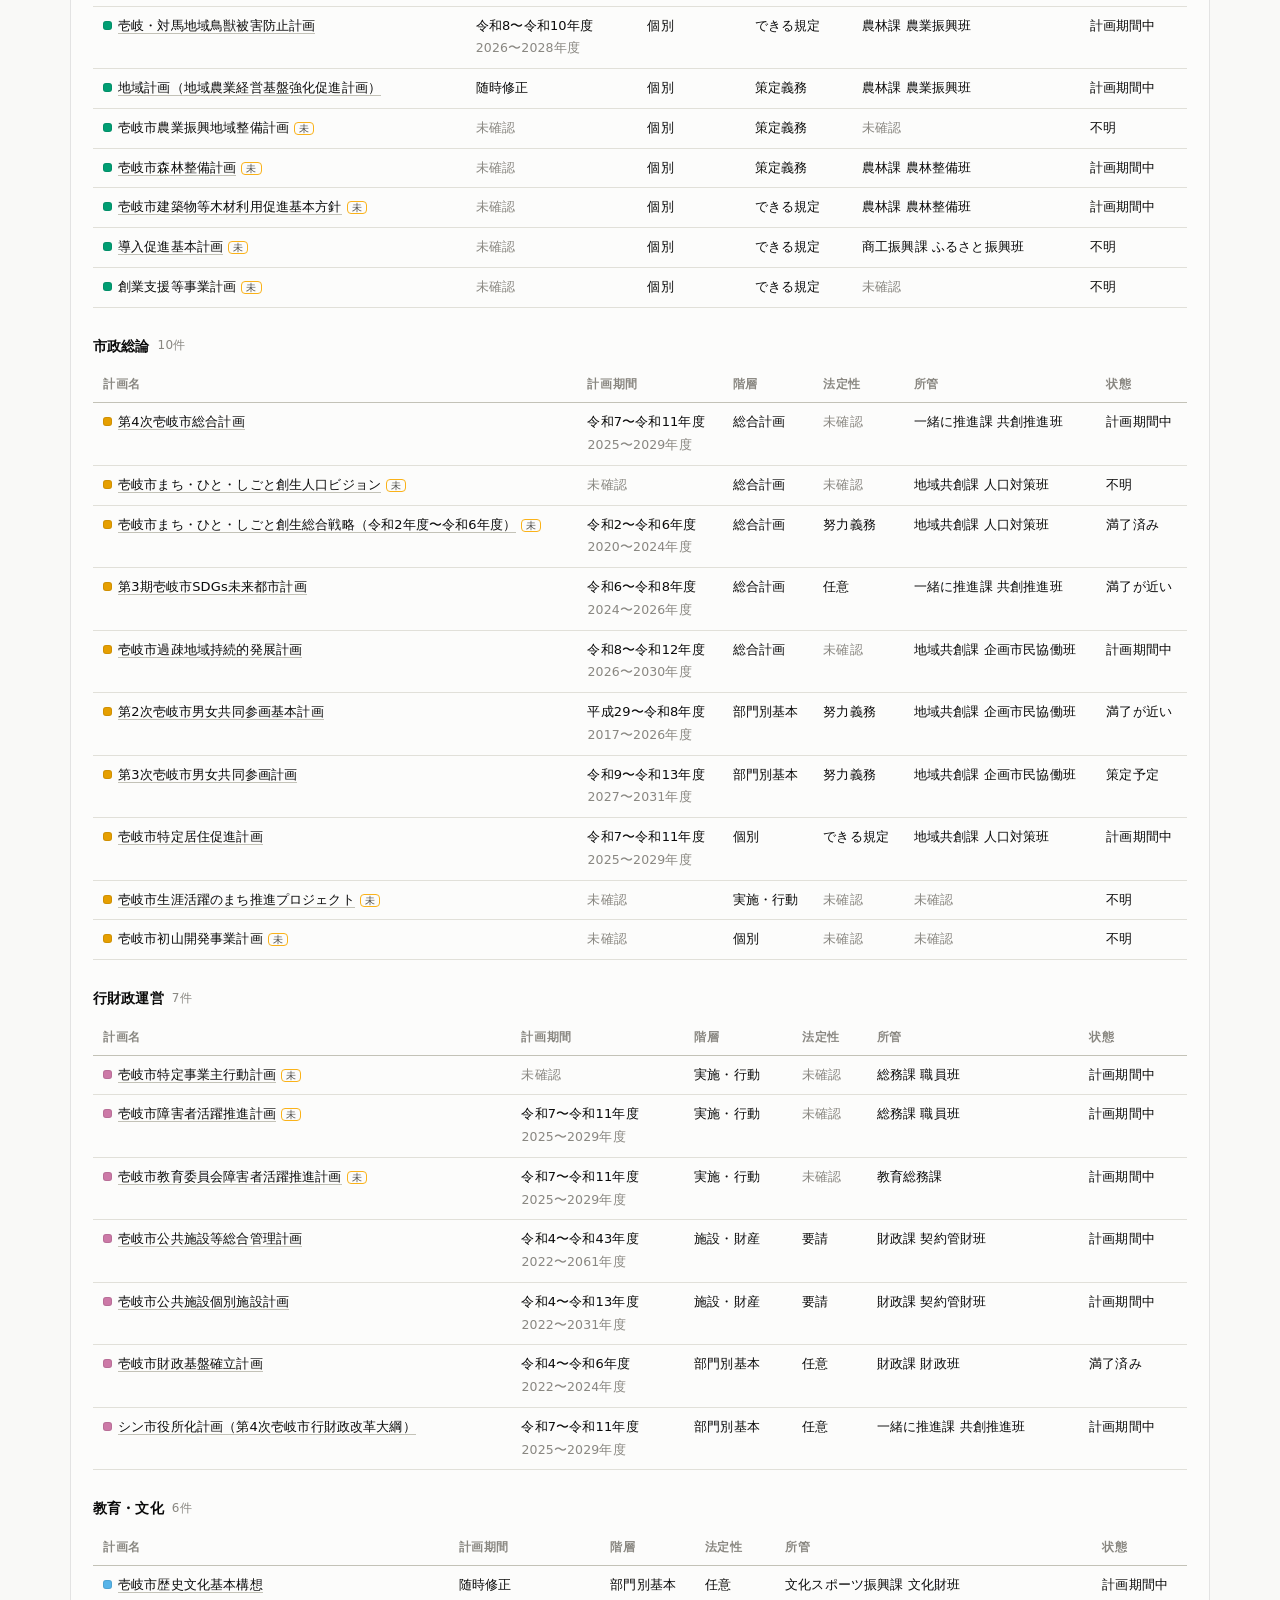
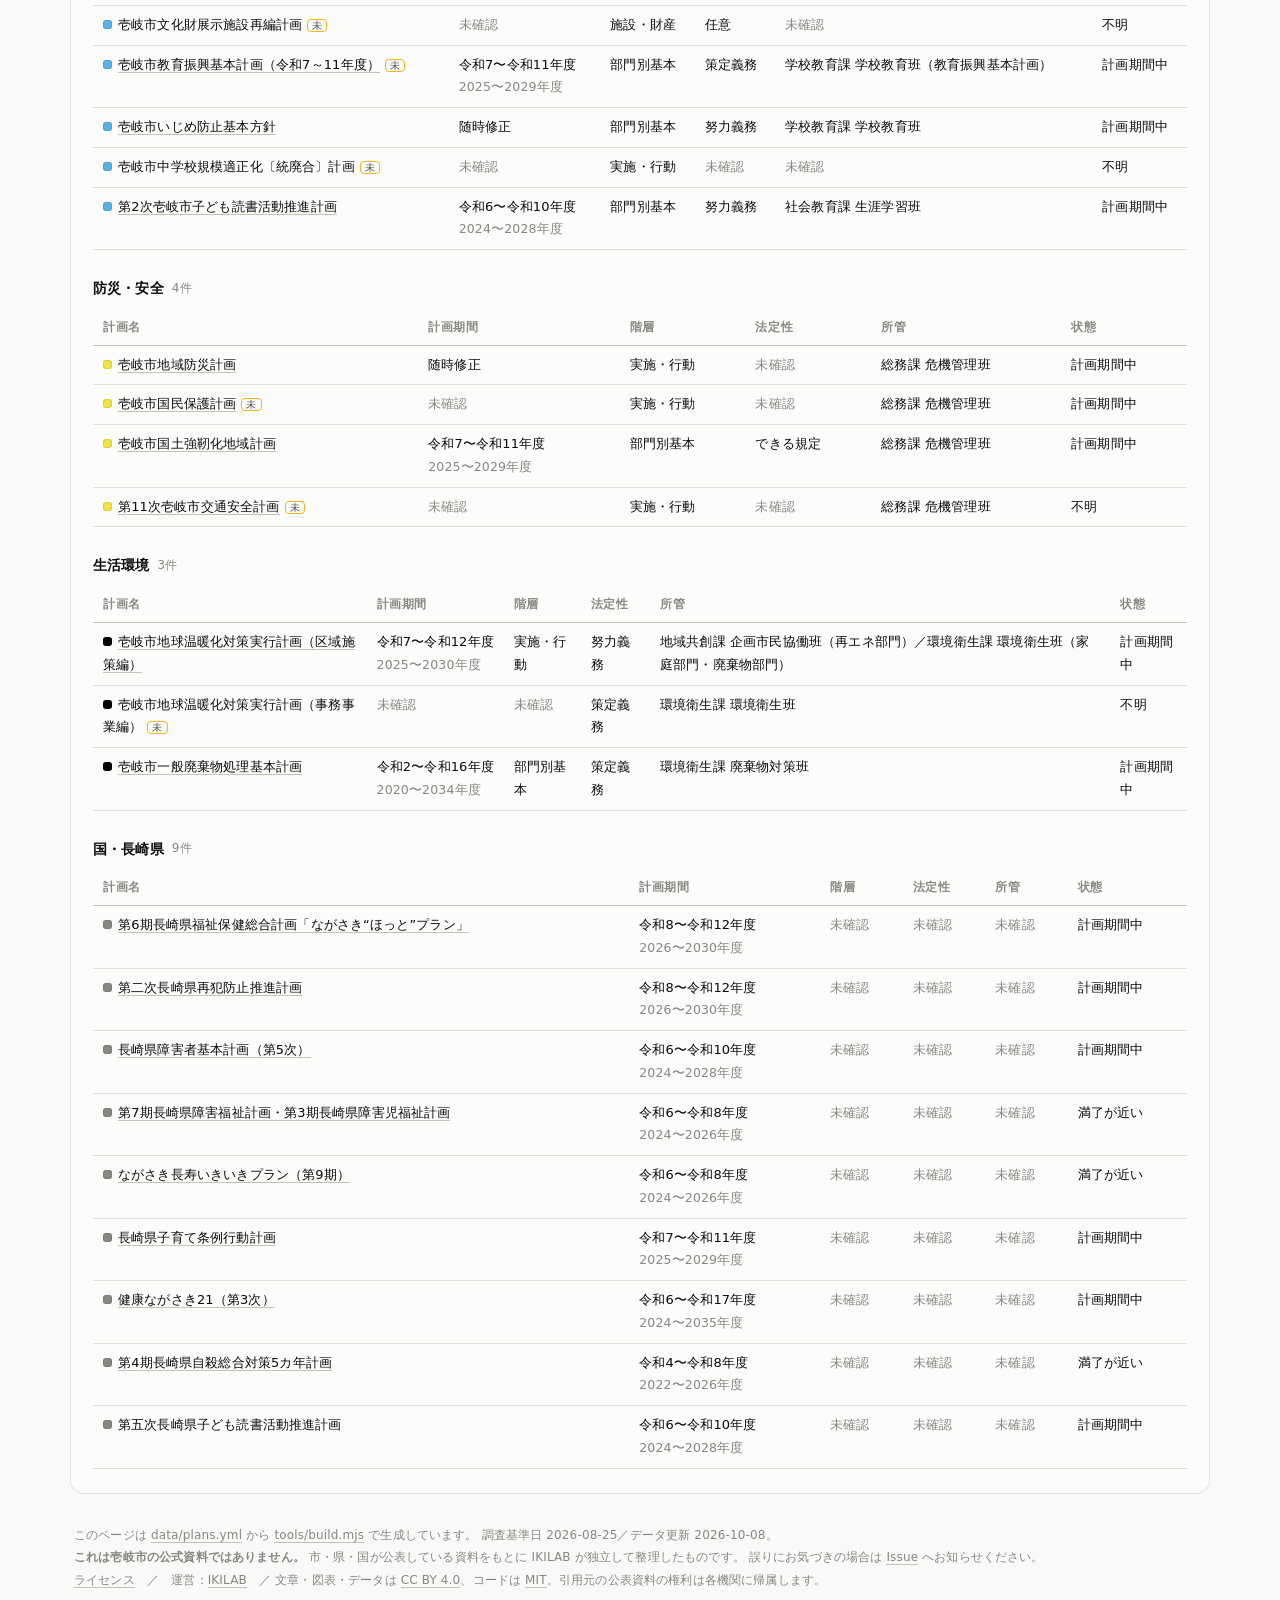
<file: plans/all/index.html>
<!DOCTYPE html>
<html lang="ja">
<head>
<meta charset="utf-8">
<meta name="viewport" content="width=device-width, initial-scale=1">
<title>壱岐市に関わる行政計画 78件の俯瞰 | 壱岐市 計画資料集</title>
<meta name="description" content="長崎県壱岐市に関わる行政計画78件（壱岐市68・壱岐市社会福祉協議会1・長崎県9）を、位置づけの階層・計画期間・分野別の一覧で俯瞰します。data/plans.yml から生成しています。">
<link rel="canonical" href="https://keikaku.ikilab.org/plans/all/">
<meta property="og:type" content="article">
<meta property="og:site_name" content="壱岐市 計画資料集">
<meta property="og:title" content="壱岐市に関わる行政計画 78件の俯瞰">
<meta property="og:description" content="長崎県壱岐市に関わる行政計画78件（壱岐市68・壱岐市社会福祉協議会1・長崎県9）を、位置づけの階層・計画期間・分野別の一覧で俯瞰します。data/plans.yml から生成しています。">
<meta property="og:url" content="https://keikaku.ikilab.org/plans/all/">
<meta property="og:locale" content="ja_JP">
<meta property="og:image" content="https://keikaku.ikilab.org/assets/og.png">
<meta property="og:image:width" content="1200">
<meta property="og:image:height" content="630">
<meta property="og:image:alt" content="壱岐市 計画資料集。国・長崎県・市の階層と、地域福祉計画を軸にした分野別計画の関係図">
<meta name="twitter:image" content="https://keikaku.ikilab.org/assets/og.png">
<meta name="twitter:card" content="summary_large_image">
<link rel="stylesheet" href="../../assets/palette.css">
<style>
:root{
  color-scheme: light;
  --page:#f9f9f7; --surface:#fcfcfb;
  --ink:#0b0b0b; --ink2:#52514e; --muted:#898781;
  --grid:#e1e0d9; --axis:#c3c2b7; --ring:rgba(11,11,11,0.10);
  --wash:rgba(11,11,11,0.035);
  --warn:#fab219; --crit:#d03b3b;
}
:root[data-theme="dark"]{
  color-scheme: dark;
  --page:#0d0d0d; --surface:#1a1a19;
  --ink:#ffffff; --ink2:#c3c2b7; --muted:#898781;
  --grid:#2c2c2a; --axis:#383835; --ring:rgba(255,255,255,0.10);
  --wash:rgba(255,255,255,0.05);
}
@media (prefers-color-scheme: dark){
  :root:not([data-theme="light"]){
    color-scheme: dark;
    --page:#0d0d0d; --surface:#1a1a19;
    --ink:#ffffff; --ink2:#c3c2b7; --muted:#898781;
    --grid:#2c2c2a; --axis:#383835; --ring:rgba(255,255,255,0.10);
    --wash:rgba(255,255,255,0.05);
  }
}
*{box-sizing:border-box}
html,body{margin:0;padding:0}
body{
  background:var(--page); color:var(--ink);
  font-family:system-ui,-apple-system,"Hiragino Sans","Noto Sans JP","Yu Gothic UI",sans-serif;
  font-size:15px; line-height:1.75; letter-spacing:.01em;
}
.wrap{max-width:1180px;margin:0 auto;padding:28px 20px 80px}
h1{font-size:26px;line-height:1.4;margin:0 0 6px;letter-spacing:-.01em}
h2{font-size:19px;margin:0 0 4px;letter-spacing:-.01em}
p{margin:.5em 0}
a{color:inherit;text-decoration:none;border-bottom:1px solid var(--axis)}
a:hover{border-bottom-color:currentColor}
a:focus-visible,button:focus-visible{outline:2px solid var(--ink);outline-offset:2px}
.sub{color:var(--ink2);font-size:13.5px}
.mut{color:var(--muted);font-size:12.5px}
header.top{display:flex;justify-content:space-between;align-items:flex-start;gap:16px;flex-wrap:wrap;
  padding-bottom:18px;border-bottom:2px solid var(--ink);margin-bottom:26px}
.badge{display:inline-block;font-size:11.5px;letter-spacing:.06em;padding:3px 9px;border:1px solid var(--ring);
  border-radius:999px;color:var(--ink2);background:var(--surface)}
a.badge{text-decoration:none;margin-right:8px}
a.badge:hover{background:var(--wash);border-color:var(--axis)}
button.tg{font:inherit;font-size:12.5px;padding:6px 12px;border:1px solid var(--ring);border-radius:8px;
  background:var(--surface);color:var(--ink2);cursor:pointer}
button.tg:hover{background:var(--wash)}
section{background:var(--surface);border:1px solid var(--ring);border-radius:14px;padding:22px 22px 24px;margin:0 0 22px}
section > .hd{margin-bottom:16px}
.tiles{display:grid;grid-template-columns:repeat(auto-fit,minmax(168px,1fr));gap:12px}
.tile{border:1px solid var(--ring);border-radius:11px;padding:13px 14px;background:var(--page)}
.tile .v{font-size:30px;line-height:1.15;font-weight:650;letter-spacing:-.02em;font-variant-numeric:tabular-nums}
.tile .v small{font-size:14px;font-weight:500;color:var(--ink2);margin-left:2px}
.tile .k{font-size:12px;color:var(--ink2);margin-top:3px}
.tile.alert{border-color:var(--warn);box-shadow:inset 3px 0 0 var(--warn)}
.dot{width:9px;height:9px;border-radius:3px;flex:none;box-shadow:inset 0 0 0 1px var(--ring)}
/* .todo と .todo-legend は見た目を共有する。.todo-legend は凡例の説明用バッジで、
   テストが .todo クラスの出現回数で未調査の件数を数えているため、凡例は別クラス名にする。 */
.todo,.todo-legend{font-size:10px;line-height:1.6;padding:0 4px;border-radius:4px;border:1px solid var(--warn);
  color:var(--ink2);margin-left:5px;white-space:nowrap}
.legend{display:flex;flex-wrap:wrap;gap:12px;font-size:12px;color:var(--ink2);margin-top:14px}
.legend span{display:inline-flex;align-items:center;gap:6px}
footer{color:var(--muted);font-size:12px;padding:8px 4px 0;line-height:1.9}
@media (prefers-reduced-motion: reduce){*{transition:none!important;animation:none!important}}
.tier{border:1px solid var(--ring);border-radius:12px;padding:12px 14px;background:var(--page)}
.tier .tl{font-size:11.5px;letter-spacing:.06em;color:var(--muted);margin-bottom:2px;
  display:flex;justify-content:space-between;gap:10px}
.tier .tl b{font-weight:600;color:var(--ink2);font-variant-numeric:tabular-nums}
.tier .td{font-size:12.5px;color:var(--ink2);margin-top:2px}
.arrow{display:flex;align-items:center;justify-content:center;gap:8px;color:var(--muted);
  font-size:11.5px;padding:7px 0}
.arrow::before,.arrow::after{content:"";height:1px;width:34px;background:var(--axis)}
.chips{display:flex;flex-wrap:wrap;gap:7px;margin-top:9px}
.chip{font-size:12px;padding:4px 10px;border-radius:8px;border:1px solid var(--ring);background:var(--surface);
  display:inline-flex;align-items:center;gap:6px}
.bands{display:flex;flex-direction:column;gap:0}
table.rel{border-collapse:collapse;width:100%;margin-top:14px;font-size:13px}
table.rel th,table.rel td{padding:7px 10px;border-bottom:1px solid var(--grid);text-align:left}
table.rel th{font-size:11.5px;letter-spacing:.05em;color:var(--muted);font-weight:600;
  border-bottom:1px solid var(--axis);white-space:nowrap}
table.rel td.n{text-align:right;font-variant-numeric:tabular-nums;white-space:nowrap}
.tlwrap{overflow-x:auto}
.gantt{min-width:940px}
.grow{display:grid;grid-template-columns:290px 1fr;gap:10px;align-items:center}
.glabel{display:flex;align-items:center;gap:7px;font-size:12.5px;min-width:0}
.glabel .nm{overflow:hidden;text-overflow:ellipsis;white-space:nowrap}
.gaxis{display:grid;border-bottom:1px solid var(--axis)}
.gaxis div{font-size:11px;color:var(--muted);text-align:center;padding:0 0 5px;
  font-variant-numeric:tabular-nums;white-space:nowrap}
.gaxis div.now{color:var(--ink);font-weight:650}
.gtrack{position:relative;display:grid;height:28px;align-items:center}
.gtrack::before{content:"";position:absolute;inset:0;pointer-events:none;
  background:repeating-linear-gradient(to right,var(--grid) 0 1px,transparent 1px 100%);
  background-size:calc(100%/var(--cols)) 100%}
.nowline{position:absolute;top:0;bottom:0;width:2px;background:var(--crit);opacity:.45;z-index:3;pointer-events:none}
.bar{height:19px;border-radius:5px;display:flex;align-items:center;justify-content:center;
  font-size:10.5px;color:#0b0b0b;position:relative;z-index:2;white-space:nowrap;overflow:hidden}
.bar.dash{background:transparent!important;border:1.5px dashed var(--muted);color:var(--ink2);
  grid-column:1 / -1;justify-content:flex-start;padding-left:8px}
/* 軸の先まで続く計画。右端を薄くして「図の先まで続く」ことを示す。
   plans/fukushi/ の「健康ながさき21（第3次）」と同じ作法。
   帯は軸の終端で切るので、文字は左に寄せて薄い側に置かない。 */
.bar.open{border-radius:5px 0 0 5px;justify-content:flex-start;padding-left:8px;
  -webkit-mask-image:linear-gradient(to right,#000 84%,transparent 100%);
  mask-image:linear-gradient(to right,#000 84%,transparent 100%)}
.grp{font-size:11.5px;letter-spacing:.06em;color:var(--muted);margin:16px 0 6px;padding-top:10px;
  border-top:1px solid var(--grid);display:flex;align-items:center;gap:7px}
.tblwrap{overflow-x:auto;margin-top:8px}
table.list{border-collapse:collapse;width:100%;min-width:760px;font-size:13px}
table.list th,table.list td{padding:8px 10px;border-bottom:1px solid var(--grid);
  text-align:left;vertical-align:top}
table.list th{font-size:11.5px;letter-spacing:.05em;color:var(--muted);font-weight:600;
  border-bottom:1px solid var(--axis);white-space:nowrap}
table.list td.per{font-variant-numeric:tabular-nums;white-space:nowrap}
table.list .unk{color:var(--muted)}
.lsec{margin-top:26px}
.lsec h3{font-size:14px;margin:0;display:flex;align-items:center;gap:8px}
.lsec h3 b{font-weight:500;color:var(--muted);font-size:12px;font-variant-numeric:tabular-nums}
</style>
</head>
<body>
<div class="wrap">
<header class="top">
  <div>
    <a class="badge" href="../../">← 壱岐市 計画資料集</a>
    <span class="badge">IKILAB ／ 長崎県壱岐市</span>
    <h1>壱岐市に関わる行政計画 78件の俯瞰</h1>
    <p class="sub">壱岐市に関わる行政計画を、位置づけの階層・計画期間・分野別の一覧で俯瞰します。
    このページは <code>data/plans.yml</code> から生成しているので、データを直せば図も表も追随します。
    <strong>分野ごとの掘り下げはノートの役割です。</strong>ここには構造だけを置いています。</p>
  </div>
  <button class="tg" id="tg">◐ 表示切替</button>
</header>
<section>
  <div class="hd"><h2>数でみる</h2></div>
  <div class="tiles">
    <div class="tile"><div class="v">78<small>件</small></div><div class="k">収録している計画</div></div>
    <div class="tile alert"><div class="v">11<small>件</small></div><div class="k">令和8年度末に満了</div></div>
    <div class="tile"><div class="v">7<small>件</small></div><div class="k">随時修正（期間を定めない）</div></div>
    <div class="tile alert"><div class="v">17<small>件</small></div><div class="k">計画期間を確認できていない</div></div>
    <div class="tile alert"><div class="v">29<small>件</small></div><div class="k">未調査の項目が残っている</div></div>
  </div>
  <p class="mut" style="margin-top:12px">調査基準日 2026-08-25／データ更新 2026-10-08。
  収録の対象と出典の選び方は <a href="https://github.com/ikilab-org/iki-keikaku/blob/main/sources/POLICY.md">sources/POLICY.md</a> にあります。</p>
</section>
<section>
  <div class="hd"><h2>体系</h2>
  <p class="sub">帯の順序は <code>tier</code>（位置づけの階層）です。<strong>個々の計画のあいだに線は引いていません。</strong>
  明示的な関係はまだ本数が薄く、線にすると「関係が無い」のか「まだ調べていない」のかが区別できなくなるためです。
  分かっている関係は下の表に本数で示します。</p></div>
  <div class="bands">
    <div class="tier" data-band-count="9">
      <div class="tl"><span>国・長崎県</span><b>9件</b></div>
      <div class="td">市の計画が整合・調和を求められる相手</div>
      <div class="chips">
        <span class="chip"><span class="dot" style="background:var(--muted)"></span>第6期長崎県福祉保健総合計画「ながさき“ほっと”プラン」</span>
        <span class="chip"><span class="dot" style="background:var(--muted)"></span>第二次長崎県再犯防止推進計画</span>
        <span class="chip"><span class="dot" style="background:var(--muted)"></span>長崎県障害者基本計画（第5次）</span>
        <span class="chip"><span class="dot" style="background:var(--muted)"></span>第7期長崎県障害福祉計画・第3期長崎県障害児福祉計画</span>
        <span class="chip"><span class="dot" style="background:var(--muted)"></span>ながさき長寿いきいきプラン（第9期）</span>
        <span class="chip"><span class="dot" style="background:var(--muted)"></span>長崎県子育て条例行動計画</span>
        <span class="chip"><span class="dot" style="background:var(--muted)"></span>健康ながさき21（第3次）</span>
        <span class="chip"><span class="dot" style="background:var(--muted)"></span>第4期長崎県自殺総合対策5カ年計画</span>
        <span class="chip"><span class="dot" style="background:var(--muted)"></span>第五次長崎県子ども読書活動推進計画</span>
      </div>
    </div>
    <div class="arrow">整合・調和</div>
    <div class="tier" data-band-count="5">
      <div class="tl"><span>総合計画</span><b>5件</b></div>
      <div class="td">市の最上位計画</div>
      <div class="chips">
        <span class="chip"><span class="dot" style="background:var(--c4)"></span>第4次壱岐市総合計画</span>
        <span class="chip"><span class="dot" style="background:var(--c4)"></span>壱岐市まち・ひと・しごと創生人口ビジョン<span class="todo" title="未調査の項目があります">未</span></span>
        <span class="chip"><span class="dot" style="background:var(--c4)"></span>壱岐市まち・ひと・しごと創生総合戦略（令和2年度〜令和6年度）<span class="todo" title="未調査の項目があります">未</span></span>
        <span class="chip"><span class="dot" style="background:var(--c4)"></span>第3期壱岐市SDGs未来都市計画</span>
        <span class="chip"><span class="dot" style="background:var(--c4)"></span>壱岐市過疎地域持続的発展計画</span>
      </div>
    </div>
    <div class="arrow">分野の基本方針として展開</div>
    <div class="tier" data-band-count="22">
      <div class="tl"><span>部門別基本計画</span><b>22件</b></div>
      <div class="td">分野の基本方針を定めるもの</div>
      <div class="chips">
        <span class="chip"><span class="dot" style="background:var(--c1)"></span>第3次壱岐市地域福祉計画</span>
        <span class="chip"><span class="dot" style="background:var(--c1)"></span>第3次壱岐市障がい者計画</span>
        <span class="chip"><span class="dot" style="background:var(--c1)"></span>壱岐市こども計画</span>
        <span class="chip"><span class="dot" style="background:var(--c1)"></span>壱岐市健康づくり計画「健康いき21」</span>
        <span class="chip"><span class="dot" style="background:var(--c1)"></span>第2次壱岐市いのち支える自殺対策計画</span>
        <span class="chip"><span class="dot" style="background:var(--c2)"></span>壱岐市地域公共交通計画</span>
        <span class="chip"><span class="dot" style="background:var(--c7)"></span>壱岐市国土強靭化地域計画</span>
        <span class="chip"><span class="dot" style="background:var(--c4)"></span>第2次壱岐市男女共同参画基本計画</span>
        <span class="chip"><span class="dot" style="background:var(--c4)"></span>第3次壱岐市男女共同参画計画</span>
        <span class="chip"><span class="dot" style="background:var(--c8)"></span>壱岐市一般廃棄物処理基本計画</span>
        <span class="chip"><span class="dot" style="background:var(--c3)"></span>壱岐市観光戦略2025～2027</span>
        <span class="chip"><span class="dot" style="background:var(--c6)"></span>壱岐市歴史文化基本構想</span>
        <span class="chip"><span class="dot" style="background:var(--c2)"></span>壱岐市景観計画</span>
        <span class="chip"><span class="dot" style="background:var(--c5)"></span>壱岐市財政基盤確立計画</span>
        <span class="chip"><span class="dot" style="background:var(--c5)"></span>シン市役所化計画（第4次壱岐市行財政改革大綱）</span>
        <span class="chip"><span class="dot" style="background:var(--c6)"></span>壱岐市教育振興基本計画（令和7～11年度）<span class="todo" title="未調査の項目があります">未</span></span>
        <span class="chip"><span class="dot" style="background:var(--c6)"></span>壱岐市いじめ防止基本方針</span>
        <span class="chip"><span class="dot" style="background:var(--c6)"></span>第2次壱岐市子ども読書活動推進計画</span>
        <span class="chip"><span class="dot" style="background:var(--c2)"></span>壱岐市水道事業経営戦略</span>
        <span class="chip"><span class="dot" style="background:var(--c2)"></span>壱岐市下水道事業経営戦略</span>
        <span class="chip"><span class="dot" style="background:var(--c2)"></span>壱岐市水道ビジョン<span class="todo" title="未調査の項目があります">未</span></span>
        <span class="chip"><span class="dot" style="background:var(--c2)"></span>壱岐市住宅マスタープラン<span class="todo" title="未調査の項目があります">未</span></span>
      </div>
    </div>
    <div class="arrow">個別の課題・事業に展開</div>
    <div class="tier" data-band-count="21">
      <div class="tl"><span>個別計画</span><b>21件</b></div>
      <div class="td">特定の課題・事業を扱うもの</div>
      <div class="chips">
        <span class="chip"><span class="dot" style="background:var(--c1)"></span>壱岐市成年後見制度利用促進基本計画</span>
        <span class="chip"><span class="dot" style="background:var(--c1)"></span>壱岐市再犯防止推進計画</span>
        <span class="chip"><span class="dot" style="background:var(--c1)"></span>第7期壱岐市障がい福祉計画・第3期障がい児福祉計画</span>
        <span class="chip"><span class="dot" style="background:var(--c1)"></span>壱岐市高齢者福祉計画・第9期介護保険事業計画</span>
        <span class="chip"><span class="dot" style="background:var(--c1)"></span>壱岐市高齢者福祉計画・第8期介護保険事業計画</span>
        <span class="chip"><span class="dot" style="background:var(--c1)"></span>壱岐市高齢者福祉計画・第7期介護保険事業計画</span>
        <span class="chip"><span class="dot" style="background:var(--c1)"></span>第2期壱岐市子ども・子育て支援事業計画</span>
        <span class="chip"><span class="dot" style="background:var(--c1)"></span>第1期壱岐市子ども・子育て支援事業計画</span>
        <span class="chip"><span class="dot" style="background:var(--c1)"></span>壱岐市次世代育成支援行動計画（後期計画）<span class="todo" title="未調査の項目があります">未</span></span>
        <span class="chip"><span class="dot" style="background:var(--c1)"></span>第3期壱岐市国民健康保険データヘルス計画・第4期特定健康診査等実施計画</span>
        <span class="chip"><span class="dot" style="background:var(--c4)"></span>壱岐市特定居住促進計画</span>
        <span class="chip"><span class="dot" style="background:var(--c4)"></span>壱岐市初山開発事業計画<span class="todo" title="未調査の項目があります">未</span></span>
        <span class="chip"><span class="dot" style="background:var(--c3)"></span>壱岐北部海洋性公園開発計画<span class="todo" title="未調査の項目があります">未</span></span>
        <span class="chip"><span class="dot" style="background:var(--c3)"></span>壱岐・対馬地域鳥獣被害防止計画</span>
        <span class="chip"><span class="dot" style="background:var(--c3)"></span>地域計画（地域農業経営基盤強化促進計画）</span>
        <span class="chip"><span class="dot" style="background:var(--c3)"></span>壱岐市農業振興地域整備計画<span class="todo" title="未調査の項目があります">未</span></span>
        <span class="chip"><span class="dot" style="background:var(--c3)"></span>壱岐市森林整備計画<span class="todo" title="未調査の項目があります">未</span></span>
        <span class="chip"><span class="dot" style="background:var(--c3)"></span>壱岐市建築物等木材利用促進基本方針<span class="todo" title="未調査の項目があります">未</span></span>
        <span class="chip"><span class="dot" style="background:var(--c3)"></span>導入促進基本計画<span class="todo" title="未調査の項目があります">未</span></span>
        <span class="chip"><span class="dot" style="background:var(--c3)"></span>創業支援等事業計画<span class="todo" title="未調査の項目があります">未</span></span>
        <span class="chip"><span class="dot" style="background:var(--c2)"></span>壱岐市空家等対策計画<span class="todo" title="未調査の項目があります">未</span></span>
      </div>
    </div>
    <div class="arrow">実施内容と目標値に展開</div>
    <div class="tier" data-band-count="11">
      <div class="tl"><span>実施・行動計画</span><b>11件</b></div>
      <div class="td">実施内容と目標値を定めるもの</div>
      <div class="chips">
        <span class="chip"><span class="dot" style="background:var(--c2)"></span>壱岐市地域公共交通利便増進計画<span class="todo" title="未調査の項目があります">未</span></span>
        <span class="chip"><span class="dot" style="background:var(--c7)"></span>壱岐市地域防災計画</span>
        <span class="chip"><span class="dot" style="background:var(--c7)"></span>壱岐市国民保護計画<span class="todo" title="未調査の項目があります">未</span></span>
        <span class="chip"><span class="dot" style="background:var(--c7)"></span>第11次壱岐市交通安全計画<span class="todo" title="未調査の項目があります">未</span></span>
        <span class="chip"><span class="dot" style="background:var(--c5)"></span>壱岐市特定事業主行動計画<span class="todo" title="未調査の項目があります">未</span></span>
        <span class="chip"><span class="dot" style="background:var(--c5)"></span>壱岐市障害者活躍推進計画<span class="todo" title="未調査の項目があります">未</span></span>
        <span class="chip"><span class="dot" style="background:var(--c5)"></span>壱岐市教育委員会障害者活躍推進計画<span class="todo" title="未調査の項目があります">未</span></span>
        <span class="chip"><span class="dot" style="background:var(--c4)"></span>壱岐市生涯活躍のまち推進プロジェクト<span class="todo" title="未調査の項目があります">未</span></span>
        <span class="chip"><span class="dot" style="background:var(--c8)"></span>壱岐市地球温暖化対策実行計画（区域施策編）</span>
        <span class="chip"><span class="dot" style="background:var(--c6)"></span>壱岐市中学校規模適正化〔統廃合〕計画<span class="todo" title="未調査の項目があります">未</span></span>
        <span class="chip"><span class="dot" style="background:var(--c1)"></span>壱岐市新型インフルエンザ等対策行動計画</span>
      </div>
    </div>
    <div class="tier" data-band-count="8">
      <div class="tl"><span>施設・財産管理</span><b>8件</b></div>
      <div class="td">公共施設・インフラの維持管理を定めるもの</div>
      <div class="chips">
        <span class="chip"><span class="dot" style="background:var(--c6)"></span>壱岐市文化財展示施設再編計画<span class="todo" title="未調査の項目があります">未</span></span>
        <span class="chip"><span class="dot" style="background:var(--c5)"></span>壱岐市公共施設等総合管理計画</span>
        <span class="chip"><span class="dot" style="background:var(--c5)"></span>壱岐市公共施設個別施設計画</span>
        <span class="chip"><span class="dot" style="background:var(--c2)"></span>壱岐市農道施設個別施設計画<span class="todo" title="未調査の項目があります">未</span></span>
        <span class="chip"><span class="dot" style="background:var(--c2)"></span>壱岐市橋梁長寿命化修繕計画<span class="todo" title="未調査の項目があります">未</span></span>
        <span class="chip"><span class="dot" style="background:var(--c2)"></span>壱岐市道路法面等維持管理計画<span class="todo" title="未調査の項目があります">未</span></span>
        <span class="chip"><span class="dot" style="background:var(--c2)"></span>壱岐市道路トンネル維持管理計画<span class="todo" title="未調査の項目があります">未</span></span>
        <span class="chip"><span class="dot" style="background:var(--c2)"></span>壱岐市公営住宅等長寿命化計画</span>
      </div>
    </div>
    <div class="tier" data-band-count="1">
      <div class="tl"><span>階層を確認できていない</span><b>1件</b></div>
      <div class="td">調査中。落とさずにここへ置く</div>
      <div class="chips">
        <span class="chip"><span class="dot" style="background:var(--c8)"></span>壱岐市地球温暖化対策実行計画（事務事業編）<span class="todo" title="未調査の項目があります">未</span></span>
      </div>
    </div>
    <div class="tier" data-band-count="1">
      <div class="tl"><span>社会福祉協議会</span><b>1件</b></div>
      <div class="td">市の計画ではないが対になるもの</div>
      <div class="chips">
        <span class="chip"><span class="dot" style="background:var(--c1)"></span>壱岐市社会福祉協議会 第2期地域福祉活動計画<span class="todo" title="未調査の項目があります">未</span></span>
      </div>
    </div>
  </div>
  <div class="legend">
    <span><i class="dot" style="background:var(--c1)"></i>健康・福祉</span>
    <span><i class="dot" style="background:var(--c2)"></i>都市基盤・交通</span>
    <span><i class="dot" style="background:var(--c3)"></i>産業・雇用</span>
    <span><i class="dot" style="background:var(--c4)"></i>市政総論</span>
    <span><i class="dot" style="background:var(--c5)"></i>行財政運営</span>
    <span><i class="dot" style="background:var(--c6)"></i>教育・文化</span>
    <span><i class="dot" style="background:var(--c7)"></i>防災・安全</span>
    <span><i class="dot" style="background:var(--c8)"></i>生活環境</span>
    <span><i class="dot" style="background:var(--muted)"></i>分野の割り当てなし（国・長崎県）</span>
  </div>
  <p class="mut" style="margin-top:9px">凡例のほか、<span class="todo-legend">未</span>印は未調査の項目がある計画です。</p>
  <h3 style="font-size:14px;margin:22px 0 0;color:var(--ink2)">分かっている関係</h3>
  <p class="mut" style="margin:2px 0 0">分母は収録件数。<strong>本数の少なさは、関係が無いことではなく調査が進んでいないことを表します。</strong></p>
  <table class="rel">
    <thead><tr><th>関係</th><th class="n">持つ計画</th><th class="n">延べ本数</th></tr></thead>
    <tbody>
      <tr><td>位置づけ上の上位計画がある</td><td class="n">8 / 78</td><td class="n">8</td></tr>
      <tr><td>他の計画に一体化して策定されている</td><td class="n">2 / 78</td><td class="n">2</td></tr>
      <tr><td>他の計画を一体化して含んでいる</td><td class="n">1 / 78</td><td class="n">2</td></tr>
      <tr><td>国・県の計画との整合が法令で定められている</td><td class="n">2 / 78</td><td class="n">2</td></tr>
      <tr><td>相互に参照する関係がある</td><td class="n">20 / 78</td><td class="n">28</td></tr>
      <tr><td>前の版が分かっている</td><td class="n">4 / 78</td><td class="n">7</td></tr>
      <tr><td>次期計画の予定が分かっている</td><td class="n">5 / 78</td><td class="n">5</td></tr>
    </tbody>
  </table>
</section>
<section>
  <div class="hd"><h2>計画期間</h2>
  <p class="sub">平成22年度から令和17年度まで。分野ごとに並べています。
  <strong>期間を持たない24件も落とさず、末尾に別のグループとして置いています。</strong>
  ここを落とすと、俯瞰したつもりで3分の1が見えていないことになります。
  <strong>右端が薄い帯は、図の先まで続く計画です</strong>（壱岐市公共施設等総合管理計画は令和43年度まで）。</p></div>
  <div class="tlwrap"><div class="gantt">
<div class="gaxis" style="grid-template-columns:repeat(26,1fr)"><div class="">平成22</div><div class=""></div><div class=""></div><div class=""></div><div class=""></div><div class="">平成27</div><div class=""></div><div class=""></div><div class=""></div><div class=""></div><div class="">令和2</div><div class=""></div><div class=""></div><div class=""></div><div class=""></div><div class="">令和7</div><div class="now">令和8</div><div class=""></div><div class=""></div><div class=""></div><div class="">令和12</div><div class=""></div><div class=""></div><div class=""></div><div class=""></div><div class="">令和17</div></div>
<div class="grp">健康・福祉<span>15件</span></div>
<div class="grow"><div class="glabel"><span class="dot" style="background:var(--c1)"></span><span class="nm">第3次壱岐市地域福祉計画</span></div><div class="gtrack" style="grid-template-columns:repeat(26,1fr);--cols:26"><div class="nowline" style="left:63.46%"></div><div class="bar" style="grid-column:13 / 18;background:var(--c1);color:var(--c1-ink)" title="第3次壱岐市地域福祉計画｜令和4〜令和8年度（2022〜2026年度）">令和4〜令和8</div></div></div>
<div class="grow"><div class="glabel"><span class="dot" style="background:var(--c1)"></span><span class="nm">壱岐市成年後見制度利用促進基本計画</span></div><div class="gtrack" style="grid-template-columns:repeat(26,1fr);--cols:26"><div class="nowline" style="left:63.46%"></div><div class="bar" style="grid-column:13 / 18;background:var(--c1);color:var(--c1-ink)" title="壱岐市成年後見制度利用促進基本計画｜令和4〜令和8年度（2022〜2026年度）">令和4〜令和8</div></div></div>
<div class="grow"><div class="glabel"><span class="dot" style="background:var(--c1)"></span><span class="nm">壱岐市再犯防止推進計画</span></div><div class="gtrack" style="grid-template-columns:repeat(26,1fr);--cols:26"><div class="nowline" style="left:63.46%"></div><div class="bar" style="grid-column:13 / 18;background:var(--c1);color:var(--c1-ink)" title="壱岐市再犯防止推進計画｜令和4〜令和8年度（2022〜2026年度）">令和4〜令和8</div></div></div>
<div class="grow"><div class="glabel"><span class="dot" style="background:var(--c1)"></span><span class="nm">第3次壱岐市障がい者計画</span></div><div class="gtrack" style="grid-template-columns:repeat(26,1fr);--cols:26"><div class="nowline" style="left:63.46%"></div><div class="bar" style="grid-column:13 / 18;background:var(--c1);color:var(--c1-ink)" title="第3次壱岐市障がい者計画｜令和4〜令和8年度（2022〜2026年度）">令和4〜令和8</div></div></div>
<div class="grow"><div class="glabel"><span class="dot" style="background:var(--c1)"></span><span class="nm">第7期壱岐市障がい福祉計画・第3期障がい児福祉計画</span></div><div class="gtrack" style="grid-template-columns:repeat(26,1fr);--cols:26"><div class="nowline" style="left:63.46%"></div><div class="bar" style="grid-column:15 / 18;background:var(--c1);color:var(--c1-ink)" title="第7期壱岐市障がい福祉計画・第3期障がい児福祉計画｜令和6〜令和8年度（2024〜2026年度）">令和6〜令和8</div></div></div>
<div class="grow"><div class="glabel"><span class="dot" style="background:var(--c1)"></span><span class="nm">壱岐市高齢者福祉計画・第9期介護保険事業計画</span></div><div class="gtrack" style="grid-template-columns:repeat(26,1fr);--cols:26"><div class="nowline" style="left:63.46%"></div><div class="bar" style="grid-column:15 / 18;background:var(--c1);color:var(--c1-ink)" title="壱岐市高齢者福祉計画・第9期介護保険事業計画｜令和6〜令和8年度（2024〜2026年度）">令和6〜令和8</div></div></div>
<div class="grow"><div class="glabel"><span class="dot" style="background:var(--c1)"></span><span class="nm">壱岐市高齢者福祉計画・第8期介護保険事業計画</span></div><div class="gtrack" style="grid-template-columns:repeat(26,1fr);--cols:26"><div class="nowline" style="left:63.46%"></div><div class="bar" style="grid-column:12 / 15;background:var(--c1);color:var(--c1-ink)" title="壱岐市高齢者福祉計画・第8期介護保険事業計画｜令和3〜令和5年度（2021〜2023年度）">令和3〜令和5</div></div></div>
<div class="grow"><div class="glabel"><span class="dot" style="background:var(--c1)"></span><span class="nm">壱岐市高齢者福祉計画・第7期介護保険事業計画</span></div><div class="gtrack" style="grid-template-columns:repeat(26,1fr);--cols:26"><div class="nowline" style="left:63.46%"></div><div class="bar" style="grid-column:9 / 12;background:var(--c1);color:var(--c1-ink)" title="壱岐市高齢者福祉計画・第7期介護保険事業計画｜平成30〜令和2年度（2018〜2020年度）">平成30〜令和2</div></div></div>
<div class="grow"><div class="glabel"><span class="dot" style="background:var(--c1)"></span><span class="nm">壱岐市こども計画</span></div><div class="gtrack" style="grid-template-columns:repeat(26,1fr);--cols:26"><div class="nowline" style="left:63.46%"></div><div class="bar" style="grid-column:16 / 21;background:var(--c1);color:var(--c1-ink)" title="壱岐市こども計画｜令和7〜令和11年度（2025〜2029年度）">令和7〜令和11</div></div></div>
<div class="grow"><div class="glabel"><span class="dot" style="background:var(--c1)"></span><span class="nm">第2期壱岐市子ども・子育て支援事業計画</span></div><div class="gtrack" style="grid-template-columns:repeat(26,1fr);--cols:26"><div class="nowline" style="left:63.46%"></div><div class="bar" style="grid-column:11 / 16;background:var(--c1);color:var(--c1-ink)" title="第2期壱岐市子ども・子育て支援事業計画｜令和2〜令和6年度（2020〜2024年度）">令和2〜令和6</div></div></div>
<div class="grow"><div class="glabel"><span class="dot" style="background:var(--c1)"></span><span class="nm">第1期壱岐市子ども・子育て支援事業計画</span></div><div class="gtrack" style="grid-template-columns:repeat(26,1fr);--cols:26"><div class="nowline" style="left:63.46%"></div><div class="bar" style="grid-column:6 / 11;background:var(--c1);color:var(--c1-ink)" title="第1期壱岐市子ども・子育て支援事業計画｜平成27〜令和1年度（2015〜2019年度）">平成27〜令和1</div></div></div>
<div class="grow"><div class="glabel"><span class="dot" style="background:var(--c1)"></span><span class="nm">壱岐市次世代育成支援行動計画（後期計画）</span><span class="todo">未</span></div><div class="gtrack" style="grid-template-columns:repeat(26,1fr);--cols:26"><div class="nowline" style="left:63.46%"></div><div class="bar" style="grid-column:1 / 6;background:var(--c1);color:var(--c1-ink)" title="壱岐市次世代育成支援行動計画（後期計画）｜平成22〜平成26年度（2010〜2014年度）">平成22〜平成26</div></div></div>
<div class="grow"><div class="glabel"><span class="dot" style="background:var(--c1)"></span><span class="nm">第3期壱岐市国民健康保険データヘルス計画・第4期特定健康診査等実施計画</span></div><div class="gtrack" style="grid-template-columns:repeat(26,1fr);--cols:26"><div class="nowline" style="left:63.46%"></div><div class="bar" style="grid-column:15 / 21;background:var(--c1);color:var(--c1-ink)" title="第3期壱岐市国民健康保険データヘルス計画・第4期特定健康診査等実施計画｜令和6〜令和11年度（2024〜2029年度）">令和6〜令和11</div></div></div>
<div class="grow"><div class="glabel"><span class="dot" style="background:var(--c1)"></span><span class="nm">壱岐市健康づくり計画「健康いき21」</span></div><div class="gtrack" style="grid-template-columns:repeat(26,1fr);--cols:26"><div class="nowline" style="left:63.46%"></div><div class="bar" style="grid-column:15 / 21;background:var(--c1);color:var(--c1-ink)" title="壱岐市健康づくり計画「健康いき21」｜令和6〜令和11年度（2024〜2029年度）">令和6〜令和11</div></div></div>
<div class="grow"><div class="glabel"><span class="dot" style="background:var(--c1)"></span><span class="nm">第2次壱岐市いのち支える自殺対策計画</span></div><div class="gtrack" style="grid-template-columns:repeat(26,1fr);--cols:26"><div class="nowline" style="left:63.46%"></div><div class="bar" style="grid-column:14 / 19;background:var(--c1);color:var(--c1-ink)" title="第2次壱岐市いのち支える自殺対策計画｜令和5〜令和9年度（2023〜2027年度）">令和5〜令和9</div></div></div>
<div class="grp">都市基盤・交通<span>10件</span></div>
<div class="grow"><div class="glabel"><span class="dot" style="background:var(--c2)"></span><span class="nm">壱岐市地域公共交通計画</span></div><div class="gtrack" style="grid-template-columns:repeat(26,1fr);--cols:26"><div class="nowline" style="left:63.46%"></div><div class="bar" style="grid-column:17 / 23;background:var(--c2);color:var(--c2-ink)" title="壱岐市地域公共交通計画｜令和8〜令和13年度（2026〜2031年度）">令和8〜令和13</div></div></div>
<div class="grow"><div class="glabel"><span class="dot" style="background:var(--c2)"></span><span class="nm">壱岐市地域公共交通利便増進計画</span><span class="todo">未</span></div><div class="gtrack" style="grid-template-columns:repeat(26,1fr);--cols:26"><div class="nowline" style="left:63.46%"></div><div class="bar" style="grid-column:18 / 23;background:var(--c2);color:var(--c2-ink)" title="壱岐市地域公共交通利便増進計画｜令和9〜令和13年度（2027〜2031年度）">令和9〜令和13</div></div></div>
<div class="grow"><div class="glabel"><span class="dot" style="background:var(--c2)"></span><span class="nm">壱岐市橋梁長寿命化修繕計画</span><span class="todo">未</span></div><div class="gtrack" style="grid-template-columns:repeat(26,1fr);--cols:26"><div class="nowline" style="left:63.46%"></div><div class="bar" style="grid-column:10 / 20;background:var(--c2);color:var(--c2-ink)" title="壱岐市橋梁長寿命化修繕計画｜令和1〜令和10年度（2019〜2028年度）">令和1〜令和10</div></div></div>
<div class="grow"><div class="glabel"><span class="dot" style="background:var(--c2)"></span><span class="nm">壱岐市道路法面等維持管理計画</span><span class="todo">未</span></div><div class="gtrack" style="grid-template-columns:repeat(26,1fr);--cols:26"><div class="nowline" style="left:63.46%"></div><div class="bar" style="grid-column:7 / 17;background:var(--c2);color:var(--c2-ink)" title="壱岐市道路法面等維持管理計画｜平成28〜令和7年度（2016〜2025年度）">平成28〜令和7</div></div></div>
<div class="grow"><div class="glabel"><span class="dot" style="background:var(--c2)"></span><span class="nm">壱岐市公営住宅等長寿命化計画</span></div><div class="gtrack" style="grid-template-columns:repeat(26,1fr);--cols:26"><div class="nowline" style="left:63.46%"></div><div class="bar" style="grid-column:16 / 26;background:var(--c2);color:var(--c2-ink)" title="壱岐市公営住宅等長寿命化計画｜令和7〜令和16年度（2025〜2034年度）">令和7〜令和16</div></div></div>
<div class="grow"><div class="glabel"><span class="dot" style="background:var(--c2)"></span><span class="nm">壱岐市水道事業経営戦略</span></div><div class="gtrack" style="grid-template-columns:repeat(26,1fr);--cols:26"><div class="nowline" style="left:63.46%"></div><div class="bar" style="grid-column:17 / 27;background:var(--c2);color:var(--c2-ink)" title="壱岐市水道事業経営戦略｜令和8〜令和17年度（2026〜2035年度）">令和8〜令和17</div></div></div>
<div class="grow"><div class="glabel"><span class="dot" style="background:var(--c2)"></span><span class="nm">壱岐市下水道事業経営戦略</span></div><div class="gtrack" style="grid-template-columns:repeat(26,1fr);--cols:26"><div class="nowline" style="left:63.46%"></div><div class="bar" style="grid-column:15 / 25;background:var(--c2);color:var(--c2-ink)" title="壱岐市下水道事業経営戦略｜令和6〜令和15年度（2024〜2033年度）">令和6〜令和15</div></div></div>
<div class="grow"><div class="glabel"><span class="dot" style="background:var(--c2)"></span><span class="nm">壱岐市水道ビジョン</span><span class="todo">未</span></div><div class="gtrack" style="grid-template-columns:repeat(26,1fr);--cols:26"><div class="nowline" style="left:63.46%"></div><div class="bar" style="grid-column:1 / 12;background:var(--c2);color:var(--c2-ink)" title="壱岐市水道ビジョン｜平成22〜令和2年度（2010〜2020年度）">平成22〜令和2</div></div></div>
<div class="grow"><div class="glabel"><span class="dot" style="background:var(--c2)"></span><span class="nm">壱岐市住宅マスタープラン</span><span class="todo">未</span></div><div class="gtrack" style="grid-template-columns:repeat(26,1fr);--cols:26"><div class="nowline" style="left:63.46%"></div><div class="bar" style="grid-column:2 / 12;background:var(--c2);color:var(--c2-ink)" title="壱岐市住宅マスタープラン｜平成23〜令和2年度（2011〜2020年度）">平成23〜令和2</div></div></div>
<div class="grow"><div class="glabel"><span class="dot" style="background:var(--c2)"></span><span class="nm">壱岐市空家等対策計画</span><span class="todo">未</span></div><div class="gtrack" style="grid-template-columns:repeat(26,1fr);--cols:26"><div class="nowline" style="left:63.46%"></div><div class="bar" style="grid-column:9 / 14;background:var(--c2);color:var(--c2-ink)" title="壱岐市空家等対策計画｜平成30〜令和4年度（2018〜2022年度）">平成30〜令和4</div></div></div>
<div class="grp">産業・雇用<span>2件</span></div>
<div class="grow"><div class="glabel"><span class="dot" style="background:var(--c3)"></span><span class="nm">壱岐市観光戦略2025～2027</span></div><div class="gtrack" style="grid-template-columns:repeat(26,1fr);--cols:26"><div class="nowline" style="left:63.46%"></div><div class="bar" style="grid-column:16 / 19;background:var(--c3);color:var(--c3-ink)" title="壱岐市観光戦略2025～2027｜令和7〜令和9年度（2025〜2027年度）">令和7〜令和9</div></div></div>
<div class="grow"><div class="glabel"><span class="dot" style="background:var(--c3)"></span><span class="nm">壱岐・対馬地域鳥獣被害防止計画</span></div><div class="gtrack" style="grid-template-columns:repeat(26,1fr);--cols:26"><div class="nowline" style="left:63.46%"></div><div class="bar" style="grid-column:17 / 20;background:var(--c3);color:var(--c3-ink)" title="壱岐・対馬地域鳥獣被害防止計画｜令和8〜令和10年度（2026〜2028年度）">令和8〜令和10</div></div></div>
<div class="grp">市政総論<span>7件</span></div>
<div class="grow"><div class="glabel"><span class="dot" style="background:var(--c4)"></span><span class="nm">第4次壱岐市総合計画</span></div><div class="gtrack" style="grid-template-columns:repeat(26,1fr);--cols:26"><div class="nowline" style="left:63.46%"></div><div class="bar" style="grid-column:16 / 21;background:var(--c4);color:var(--c4-ink)" title="第4次壱岐市総合計画｜令和7〜令和11年度（2025〜2029年度）">令和7〜令和11</div></div></div>
<div class="grow"><div class="glabel"><span class="dot" style="background:var(--c4)"></span><span class="nm">壱岐市まち・ひと・しごと創生総合戦略（令和2年度〜令和6年度）</span><span class="todo">未</span></div><div class="gtrack" style="grid-template-columns:repeat(26,1fr);--cols:26"><div class="nowline" style="left:63.46%"></div><div class="bar" style="grid-column:11 / 16;background:var(--c4);color:var(--c4-ink)" title="壱岐市まち・ひと・しごと創生総合戦略（令和2年度〜令和6年度）｜令和2〜令和6年度（2020〜2024年度）">令和2〜令和6</div></div></div>
<div class="grow"><div class="glabel"><span class="dot" style="background:var(--c4)"></span><span class="nm">第3期壱岐市SDGs未来都市計画</span></div><div class="gtrack" style="grid-template-columns:repeat(26,1fr);--cols:26"><div class="nowline" style="left:63.46%"></div><div class="bar" style="grid-column:15 / 18;background:var(--c4);color:var(--c4-ink)" title="第3期壱岐市SDGs未来都市計画｜令和6〜令和8年度（2024〜2026年度）">令和6〜令和8</div></div></div>
<div class="grow"><div class="glabel"><span class="dot" style="background:var(--c4)"></span><span class="nm">壱岐市過疎地域持続的発展計画</span></div><div class="gtrack" style="grid-template-columns:repeat(26,1fr);--cols:26"><div class="nowline" style="left:63.46%"></div><div class="bar" style="grid-column:17 / 22;background:var(--c4);color:var(--c4-ink)" title="壱岐市過疎地域持続的発展計画｜令和8〜令和12年度（2026〜2030年度）">令和8〜令和12</div></div></div>
<div class="grow"><div class="glabel"><span class="dot" style="background:var(--c4)"></span><span class="nm">第2次壱岐市男女共同参画基本計画</span></div><div class="gtrack" style="grid-template-columns:repeat(26,1fr);--cols:26"><div class="nowline" style="left:63.46%"></div><div class="bar" style="grid-column:8 / 18;background:var(--c4);color:var(--c4-ink)" title="第2次壱岐市男女共同参画基本計画｜平成29〜令和8年度（2017〜2026年度）">平成29〜令和8</div></div></div>
<div class="grow"><div class="glabel"><span class="dot" style="background:var(--c4)"></span><span class="nm">第3次壱岐市男女共同参画計画</span></div><div class="gtrack" style="grid-template-columns:repeat(26,1fr);--cols:26"><div class="nowline" style="left:63.46%"></div><div class="bar" style="grid-column:18 / 23;background:var(--c4);color:var(--c4-ink)" title="第3次壱岐市男女共同参画計画｜令和9〜令和13年度（2027〜2031年度）">令和9〜令和13</div></div></div>
<div class="grow"><div class="glabel"><span class="dot" style="background:var(--c4)"></span><span class="nm">壱岐市特定居住促進計画</span></div><div class="gtrack" style="grid-template-columns:repeat(26,1fr);--cols:26"><div class="nowline" style="left:63.46%"></div><div class="bar" style="grid-column:16 / 21;background:var(--c4);color:var(--c4-ink)" title="壱岐市特定居住促進計画｜令和7〜令和11年度（2025〜2029年度）">令和7〜令和11</div></div></div>
<div class="grp">行財政運営<span>6件</span></div>
<div class="grow"><div class="glabel"><span class="dot" style="background:var(--c5)"></span><span class="nm">壱岐市障害者活躍推進計画</span><span class="todo">未</span></div><div class="gtrack" style="grid-template-columns:repeat(26,1fr);--cols:26"><div class="nowline" style="left:63.46%"></div><div class="bar" style="grid-column:16 / 21;background:var(--c5);color:var(--c5-ink)" title="壱岐市障害者活躍推進計画｜令和7〜令和11年度（2025〜2029年度）">令和7〜令和11</div></div></div>
<div class="grow"><div class="glabel"><span class="dot" style="background:var(--c5)"></span><span class="nm">壱岐市教育委員会障害者活躍推進計画</span><span class="todo">未</span></div><div class="gtrack" style="grid-template-columns:repeat(26,1fr);--cols:26"><div class="nowline" style="left:63.46%"></div><div class="bar" style="grid-column:16 / 21;background:var(--c5);color:var(--c5-ink)" title="壱岐市教育委員会障害者活躍推進計画｜令和7〜令和11年度（2025〜2029年度）">令和7〜令和11</div></div></div>
<div class="grow"><div class="glabel"><span class="dot" style="background:var(--c5)"></span><span class="nm">壱岐市公共施設等総合管理計画</span></div><div class="gtrack" style="grid-template-columns:repeat(26,1fr);--cols:26"><div class="nowline" style="left:63.46%"></div><div class="bar open" style="grid-column:13 / 27;background:var(--c5);color:var(--c5-ink)" title="壱岐市公共施設等総合管理計画｜令和4〜令和43年度（2022〜2061年度）">令和4〜令和43</div></div></div>
<div class="grow"><div class="glabel"><span class="dot" style="background:var(--c5)"></span><span class="nm">壱岐市公共施設個別施設計画</span></div><div class="gtrack" style="grid-template-columns:repeat(26,1fr);--cols:26"><div class="nowline" style="left:63.46%"></div><div class="bar" style="grid-column:13 / 23;background:var(--c5);color:var(--c5-ink)" title="壱岐市公共施設個別施設計画｜令和4〜令和13年度（2022〜2031年度）">令和4〜令和13</div></div></div>
<div class="grow"><div class="glabel"><span class="dot" style="background:var(--c5)"></span><span class="nm">壱岐市財政基盤確立計画</span></div><div class="gtrack" style="grid-template-columns:repeat(26,1fr);--cols:26"><div class="nowline" style="left:63.46%"></div><div class="bar" style="grid-column:13 / 16;background:var(--c5);color:var(--c5-ink)" title="壱岐市財政基盤確立計画｜令和4〜令和6年度（2022〜2024年度）">令和4〜令和6</div></div></div>
<div class="grow"><div class="glabel"><span class="dot" style="background:var(--c5)"></span><span class="nm">シン市役所化計画（第4次壱岐市行財政改革大綱）</span></div><div class="gtrack" style="grid-template-columns:repeat(26,1fr);--cols:26"><div class="nowline" style="left:63.46%"></div><div class="bar" style="grid-column:16 / 21;background:var(--c5);color:var(--c5-ink)" title="シン市役所化計画（第4次壱岐市行財政改革大綱）｜令和7〜令和11年度（2025〜2029年度）">令和7〜令和11</div></div></div>
<div class="grp">教育・文化<span>2件</span></div>
<div class="grow"><div class="glabel"><span class="dot" style="background:var(--c6)"></span><span class="nm">壱岐市教育振興基本計画（令和7～11年度）</span><span class="todo">未</span></div><div class="gtrack" style="grid-template-columns:repeat(26,1fr);--cols:26"><div class="nowline" style="left:63.46%"></div><div class="bar" style="grid-column:16 / 21;background:var(--c6);color:var(--c6-ink)" title="壱岐市教育振興基本計画（令和7～11年度）｜令和7〜令和11年度（2025〜2029年度）">令和7〜令和11</div></div></div>
<div class="grow"><div class="glabel"><span class="dot" style="background:var(--c6)"></span><span class="nm">第2次壱岐市子ども読書活動推進計画</span></div><div class="gtrack" style="grid-template-columns:repeat(26,1fr);--cols:26"><div class="nowline" style="left:63.46%"></div><div class="bar" style="grid-column:15 / 20;background:var(--c6);color:var(--c6-ink)" title="第2次壱岐市子ども読書活動推進計画｜令和6〜令和10年度（2024〜2028年度）">令和6〜令和10</div></div></div>
<div class="grp">防災・安全<span>1件</span></div>
<div class="grow"><div class="glabel"><span class="dot" style="background:var(--c7)"></span><span class="nm">壱岐市国土強靭化地域計画</span></div><div class="gtrack" style="grid-template-columns:repeat(26,1fr);--cols:26"><div class="nowline" style="left:63.46%"></div><div class="bar" style="grid-column:16 / 21;background:var(--c7);color:var(--c7-ink)" title="壱岐市国土強靭化地域計画｜令和7〜令和11年度（2025〜2029年度）">令和7〜令和11</div></div></div>
<div class="grp">生活環境<span>2件</span></div>
<div class="grow"><div class="glabel"><span class="dot" style="background:var(--c8)"></span><span class="nm">壱岐市地球温暖化対策実行計画（区域施策編）</span></div><div class="gtrack" style="grid-template-columns:repeat(26,1fr);--cols:26"><div class="nowline" style="left:63.46%"></div><div class="bar" style="grid-column:16 / 22;background:var(--c8);color:var(--c8-ink)" title="壱岐市地球温暖化対策実行計画（区域施策編）｜令和7〜令和12年度（2025〜2030年度）">令和7〜令和12</div></div></div>
<div class="grow"><div class="glabel"><span class="dot" style="background:var(--c8)"></span><span class="nm">壱岐市一般廃棄物処理基本計画</span></div><div class="gtrack" style="grid-template-columns:repeat(26,1fr);--cols:26"><div class="nowline" style="left:63.46%"></div><div class="bar" style="grid-column:11 / 26;background:var(--c8);color:var(--c8-ink)" title="壱岐市一般廃棄物処理基本計画｜令和2〜令和16年度（2020〜2034年度）">令和2〜令和16</div></div></div>
<div class="grp">国・長崎県<span>9件</span></div>
<div class="grow"><div class="glabel"><span class="dot" style="background:var(--muted)"></span><span class="nm">第6期長崎県福祉保健総合計画「ながさき“ほっと”プラン」</span></div><div class="gtrack" style="grid-template-columns:repeat(26,1fr);--cols:26"><div class="nowline" style="left:63.46%"></div><div class="bar" style="grid-column:17 / 22;background:var(--muted);color:#0b0b0b" title="第6期長崎県福祉保健総合計画「ながさき“ほっと”プラン」｜令和8〜令和12年度（2026〜2030年度）">令和8〜令和12</div></div></div>
<div class="grow"><div class="glabel"><span class="dot" style="background:var(--muted)"></span><span class="nm">第二次長崎県再犯防止推進計画</span></div><div class="gtrack" style="grid-template-columns:repeat(26,1fr);--cols:26"><div class="nowline" style="left:63.46%"></div><div class="bar" style="grid-column:17 / 22;background:var(--muted);color:#0b0b0b" title="第二次長崎県再犯防止推進計画｜令和8〜令和12年度（2026〜2030年度）">令和8〜令和12</div></div></div>
<div class="grow"><div class="glabel"><span class="dot" style="background:var(--muted)"></span><span class="nm">長崎県障害者基本計画（第5次）</span></div><div class="gtrack" style="grid-template-columns:repeat(26,1fr);--cols:26"><div class="nowline" style="left:63.46%"></div><div class="bar" style="grid-column:15 / 20;background:var(--muted);color:#0b0b0b" title="長崎県障害者基本計画（第5次）｜令和6〜令和10年度（2024〜2028年度）">令和6〜令和10</div></div></div>
<div class="grow"><div class="glabel"><span class="dot" style="background:var(--muted)"></span><span class="nm">第7期長崎県障害福祉計画・第3期長崎県障害児福祉計画</span></div><div class="gtrack" style="grid-template-columns:repeat(26,1fr);--cols:26"><div class="nowline" style="left:63.46%"></div><div class="bar" style="grid-column:15 / 18;background:var(--muted);color:#0b0b0b" title="第7期長崎県障害福祉計画・第3期長崎県障害児福祉計画｜令和6〜令和8年度（2024〜2026年度）">令和6〜令和8</div></div></div>
<div class="grow"><div class="glabel"><span class="dot" style="background:var(--muted)"></span><span class="nm">ながさき長寿いきいきプラン（第9期）</span></div><div class="gtrack" style="grid-template-columns:repeat(26,1fr);--cols:26"><div class="nowline" style="left:63.46%"></div><div class="bar" style="grid-column:15 / 18;background:var(--muted);color:#0b0b0b" title="ながさき長寿いきいきプラン（第9期）｜令和6〜令和8年度（2024〜2026年度）">令和6〜令和8</div></div></div>
<div class="grow"><div class="glabel"><span class="dot" style="background:var(--muted)"></span><span class="nm">長崎県子育て条例行動計画</span></div><div class="gtrack" style="grid-template-columns:repeat(26,1fr);--cols:26"><div class="nowline" style="left:63.46%"></div><div class="bar" style="grid-column:16 / 21;background:var(--muted);color:#0b0b0b" title="長崎県子育て条例行動計画｜令和7〜令和11年度（2025〜2029年度）">令和7〜令和11</div></div></div>
<div class="grow"><div class="glabel"><span class="dot" style="background:var(--muted)"></span><span class="nm">健康ながさき21（第3次）</span></div><div class="gtrack" style="grid-template-columns:repeat(26,1fr);--cols:26"><div class="nowline" style="left:63.46%"></div><div class="bar" style="grid-column:15 / 27;background:var(--muted);color:#0b0b0b" title="健康ながさき21（第3次）｜令和6〜令和17年度（2024〜2035年度）">令和6〜令和17</div></div></div>
<div class="grow"><div class="glabel"><span class="dot" style="background:var(--muted)"></span><span class="nm">第4期長崎県自殺総合対策5カ年計画</span></div><div class="gtrack" style="grid-template-columns:repeat(26,1fr);--cols:26"><div class="nowline" style="left:63.46%"></div><div class="bar" style="grid-column:13 / 18;background:var(--muted);color:#0b0b0b" title="第4期長崎県自殺総合対策5カ年計画｜令和4〜令和8年度（2022〜2026年度）">令和4〜令和8</div></div></div>
<div class="grow"><div class="glabel"><span class="dot" style="background:var(--muted)"></span><span class="nm">第五次長崎県子ども読書活動推進計画</span></div><div class="gtrack" style="grid-template-columns:repeat(26,1fr);--cols:26"><div class="nowline" style="left:63.46%"></div><div class="bar" style="grid-column:15 / 20;background:var(--muted);color:#0b0b0b" title="第五次長崎県子ども読書活動推進計画｜令和6〜令和10年度（2024〜2028年度）">令和6〜令和10</div></div></div>
<div class="grp">随時修正（期間を定めない）<span>7件</span></div>
<div class="grow"><div class="glabel"><span class="dot" style="background:var(--c7)"></span><span class="nm">壱岐市地域防災計画</span></div><div class="gtrack" style="grid-template-columns:repeat(26,1fr);--cols:26"><div class="nowline" style="left:63.46%"></div><div class="bar dash">期間を定めず随時修正</div></div></div>
<div class="grow"><div class="glabel"><span class="dot" style="background:var(--c6)"></span><span class="nm">壱岐市歴史文化基本構想</span></div><div class="gtrack" style="grid-template-columns:repeat(26,1fr);--cols:26"><div class="nowline" style="left:63.46%"></div><div class="bar dash">期間を定めず随時修正</div></div></div>
<div class="grow"><div class="glabel"><span class="dot" style="background:var(--c2)"></span><span class="nm">壱岐市景観計画</span></div><div class="gtrack" style="grid-template-columns:repeat(26,1fr);--cols:26"><div class="nowline" style="left:63.46%"></div><div class="bar dash">期間を定めず随時修正</div></div></div>
<div class="grow"><div class="glabel"><span class="dot" style="background:var(--c6)"></span><span class="nm">壱岐市いじめ防止基本方針</span></div><div class="gtrack" style="grid-template-columns:repeat(26,1fr);--cols:26"><div class="nowline" style="left:63.46%"></div><div class="bar dash">期間を定めず随時修正</div></div></div>
<div class="grow"><div class="glabel"><span class="dot" style="background:var(--c1)"></span><span class="nm">壱岐市新型インフルエンザ等対策行動計画</span></div><div class="gtrack" style="grid-template-columns:repeat(26,1fr);--cols:26"><div class="nowline" style="left:63.46%"></div><div class="bar dash">期間を定めず随時修正</div></div></div>
<div class="grow"><div class="glabel"><span class="dot" style="background:var(--c1)"></span><span class="nm">壱岐市社会福祉協議会 第2期地域福祉活動計画</span><span class="todo">未</span></div><div class="gtrack" style="grid-template-columns:repeat(26,1fr);--cols:26"><div class="nowline" style="left:63.46%"></div><div class="bar dash">期間を定めず随時修正</div></div></div>
<div class="grow"><div class="glabel"><span class="dot" style="background:var(--c3)"></span><span class="nm">地域計画（地域農業経営基盤強化促進計画）</span></div><div class="gtrack" style="grid-template-columns:repeat(26,1fr);--cols:26"><div class="nowline" style="left:63.46%"></div><div class="bar dash">期間を定めず随時修正</div></div></div>
<div class="grp">計画期間を確認できていない<span>17件</span></div>
<div class="grow"><div class="glabel"><span class="dot" style="background:var(--c4)"></span><span class="nm">壱岐市まち・ひと・しごと創生人口ビジョン</span><span class="todo">未</span></div><div class="gtrack" style="grid-template-columns:repeat(26,1fr);--cols:26"><div class="nowline" style="left:63.46%"></div><div class="bar dash">計画期間を確認できていない</div></div></div>
<div class="grow"><div class="glabel"><span class="dot" style="background:var(--c7)"></span><span class="nm">壱岐市国民保護計画</span><span class="todo">未</span></div><div class="gtrack" style="grid-template-columns:repeat(26,1fr);--cols:26"><div class="nowline" style="left:63.46%"></div><div class="bar dash">計画期間を確認できていない</div></div></div>
<div class="grow"><div class="glabel"><span class="dot" style="background:var(--c7)"></span><span class="nm">第11次壱岐市交通安全計画</span><span class="todo">未</span></div><div class="gtrack" style="grid-template-columns:repeat(26,1fr);--cols:26"><div class="nowline" style="left:63.46%"></div><div class="bar dash">計画期間を確認できていない</div></div></div>
<div class="grow"><div class="glabel"><span class="dot" style="background:var(--c5)"></span><span class="nm">壱岐市特定事業主行動計画</span><span class="todo">未</span></div><div class="gtrack" style="grid-template-columns:repeat(26,1fr);--cols:26"><div class="nowline" style="left:63.46%"></div><div class="bar dash">計画期間を確認できていない</div></div></div>
<div class="grow"><div class="glabel"><span class="dot" style="background:var(--c4)"></span><span class="nm">壱岐市生涯活躍のまち推進プロジェクト</span><span class="todo">未</span></div><div class="gtrack" style="grid-template-columns:repeat(26,1fr);--cols:26"><div class="nowline" style="left:63.46%"></div><div class="bar dash">計画期間を確認できていない</div></div></div>
<div class="grow"><div class="glabel"><span class="dot" style="background:var(--c4)"></span><span class="nm">壱岐市初山開発事業計画</span><span class="todo">未</span></div><div class="gtrack" style="grid-template-columns:repeat(26,1fr);--cols:26"><div class="nowline" style="left:63.46%"></div><div class="bar dash">計画期間を確認できていない</div></div></div>
<div class="grow"><div class="glabel"><span class="dot" style="background:var(--c8)"></span><span class="nm">壱岐市地球温暖化対策実行計画（事務事業編）</span><span class="todo">未</span></div><div class="gtrack" style="grid-template-columns:repeat(26,1fr);--cols:26"><div class="nowline" style="left:63.46%"></div><div class="bar dash">計画期間を確認できていない</div></div></div>
<div class="grow"><div class="glabel"><span class="dot" style="background:var(--c3)"></span><span class="nm">壱岐北部海洋性公園開発計画</span><span class="todo">未</span></div><div class="gtrack" style="grid-template-columns:repeat(26,1fr);--cols:26"><div class="nowline" style="left:63.46%"></div><div class="bar dash">計画期間を確認できていない</div></div></div>
<div class="grow"><div class="glabel"><span class="dot" style="background:var(--c6)"></span><span class="nm">壱岐市文化財展示施設再編計画</span><span class="todo">未</span></div><div class="gtrack" style="grid-template-columns:repeat(26,1fr);--cols:26"><div class="nowline" style="left:63.46%"></div><div class="bar dash">計画期間を確認できていない</div></div></div>
<div class="grow"><div class="glabel"><span class="dot" style="background:var(--c6)"></span><span class="nm">壱岐市中学校規模適正化〔統廃合〕計画</span><span class="todo">未</span></div><div class="gtrack" style="grid-template-columns:repeat(26,1fr);--cols:26"><div class="nowline" style="left:63.46%"></div><div class="bar dash">計画期間を確認できていない</div></div></div>
<div class="grow"><div class="glabel"><span class="dot" style="background:var(--c3)"></span><span class="nm">壱岐市農業振興地域整備計画</span><span class="todo">未</span></div><div class="gtrack" style="grid-template-columns:repeat(26,1fr);--cols:26"><div class="nowline" style="left:63.46%"></div><div class="bar dash">計画期間を確認できていない</div></div></div>
<div class="grow"><div class="glabel"><span class="dot" style="background:var(--c3)"></span><span class="nm">壱岐市森林整備計画</span><span class="todo">未</span></div><div class="gtrack" style="grid-template-columns:repeat(26,1fr);--cols:26"><div class="nowline" style="left:63.46%"></div><div class="bar dash">計画期間を確認できていない</div></div></div>
<div class="grow"><div class="glabel"><span class="dot" style="background:var(--c3)"></span><span class="nm">壱岐市建築物等木材利用促進基本方針</span><span class="todo">未</span></div><div class="gtrack" style="grid-template-columns:repeat(26,1fr);--cols:26"><div class="nowline" style="left:63.46%"></div><div class="bar dash">計画期間を確認できていない</div></div></div>
<div class="grow"><div class="glabel"><span class="dot" style="background:var(--c2)"></span><span class="nm">壱岐市農道施設個別施設計画</span><span class="todo">未</span></div><div class="gtrack" style="grid-template-columns:repeat(26,1fr);--cols:26"><div class="nowline" style="left:63.46%"></div><div class="bar dash">計画期間を確認できていない</div></div></div>
<div class="grow"><div class="glabel"><span class="dot" style="background:var(--c3)"></span><span class="nm">導入促進基本計画</span><span class="todo">未</span></div><div class="gtrack" style="grid-template-columns:repeat(26,1fr);--cols:26"><div class="nowline" style="left:63.46%"></div><div class="bar dash">計画期間を確認できていない</div></div></div>
<div class="grow"><div class="glabel"><span class="dot" style="background:var(--c3)"></span><span class="nm">創業支援等事業計画</span><span class="todo">未</span></div><div class="gtrack" style="grid-template-columns:repeat(26,1fr);--cols:26"><div class="nowline" style="left:63.46%"></div><div class="bar dash">計画期間を確認できていない</div></div></div>
<div class="grow"><div class="glabel"><span class="dot" style="background:var(--c2)"></span><span class="nm">壱岐市道路トンネル維持管理計画</span><span class="todo">未</span></div><div class="gtrack" style="grid-template-columns:repeat(26,1fr);--cols:26"><div class="nowline" style="left:63.46%"></div><div class="bar dash">計画期間を確認できていない</div></div></div>
<div class="gaxis" style="grid-template-columns:repeat(26,1fr)"><div class="">平成22</div><div class=""></div><div class=""></div><div class=""></div><div class=""></div><div class="">平成27</div><div class=""></div><div class=""></div><div class=""></div><div class=""></div><div class="">令和2</div><div class=""></div><div class=""></div><div class=""></div><div class=""></div><div class="">令和7</div><div class="now">令和8</div><div class=""></div><div class=""></div><div class=""></div><div class="">令和12</div><div class=""></div><div class=""></div><div class=""></div><div class=""></div><div class="">令和17</div></div>
  </div></div>
</section>
<section>
  <div class="hd"><h2>一覧</h2>
  <p class="sub">分野ごとに分けています。<strong>「未確認」は、そこに何も無いという意味ではなく、まだ調べていないという意味です。</strong>
  空欄と区別できるように書き分けています。計画名にリンクがあるものは、その計画を掲載しているページ（策定予定のものは所管機関のページ）に繋がります。</p></div>
  <div class="lsec">
    <h3>健康・福祉<b>17件</b></h3>
    <div class="tblwrap"><table class="list">
      <thead><tr><th>計画名</th><th>計画期間</th><th>階層</th><th>法定性</th><th>所管</th><th>状態</th></tr></thead>
      <tbody>
        <tr data-id="chiiki-fukushi-3">
          <td><span class="dot" style="background:var(--c1);display:inline-block;margin-right:6px"></span><a href="https://www.city.iki.nagasaki.jp/soshiki/shimin/ippan/10381.html" target="_blank" rel="noopener">第3次壱岐市地域福祉計画</a></td>
          <td class="per">令和4〜令和8年度<br><span class="mut">2022〜2026年度</span></td>
          <td>部門別基本</td>
          <td>努力義務</td>
          <td>市民福祉課 地域福祉班</td>
          <td>満了が近い</td>
        </tr>
        <tr data-id="seinen-kouken">
          <td><span class="dot" style="background:var(--c1);display:inline-block;margin-right:6px"></span>壱岐市成年後見制度利用促進基本計画</td>
          <td class="per">令和4〜令和8年度<br><span class="mut">2022〜2026年度</span></td>
          <td>個別</td>
          <td>努力義務</td>
          <td>市民福祉課 地域福祉班</td>
          <td>満了が近い</td>
        </tr>
        <tr data-id="saihan-boushi">
          <td><span class="dot" style="background:var(--c1);display:inline-block;margin-right:6px"></span>壱岐市再犯防止推進計画</td>
          <td class="per">令和4〜令和8年度<br><span class="mut">2022〜2026年度</span></td>
          <td>個別</td>
          <td>努力義務</td>
          <td>市民福祉課 地域福祉班</td>
          <td>満了が近い</td>
        </tr>
        <tr data-id="shougai-keikaku-3">
          <td><span class="dot" style="background:var(--c1);display:inline-block;margin-right:6px"></span><a href="https://www.city.iki.nagasaki.jp/soshiki/shimin/fukushi/10383.html" target="_blank" rel="noopener">第3次壱岐市障がい者計画</a></td>
          <td class="per">令和4〜令和8年度<br><span class="mut">2022〜2026年度</span></td>
          <td>部門別基本</td>
          <td>策定義務</td>
          <td>市民福祉課 地域福祉班</td>
          <td>満了が近い</td>
        </tr>
        <tr data-id="shougai-fukushi-7">
          <td><span class="dot" style="background:var(--c1);display:inline-block;margin-right:6px"></span><a href="https://www.city.iki.nagasaki.jp/soshiki/shimin/fukushi/12605.html" target="_blank" rel="noopener">第7期壱岐市障がい福祉計画・第3期障がい児福祉計画</a></td>
          <td class="per">令和6〜令和8年度<br><span class="mut">2024〜2026年度</span></td>
          <td>個別</td>
          <td>策定義務</td>
          <td>市民福祉課 地域福祉班</td>
          <td>満了が近い</td>
        </tr>
        <tr data-id="kourei-9">
          <td><span class="dot" style="background:var(--c1);display:inline-block;margin-right:6px"></span><a href="https://www.city.iki.nagasaki.jp/soshiki/hokenka/kaigo_hoken/13262.html" target="_blank" rel="noopener">壱岐市高齢者福祉計画・第9期介護保険事業計画</a></td>
          <td class="per">令和6〜令和8年度<br><span class="mut">2024〜2026年度</span></td>
          <td>個別</td>
          <td>策定義務</td>
          <td>保険課 介護保険班（介護保険事業計画）／長寿支援課 長寿福祉班（高齢者福祉計画）</td>
          <td>満了が近い</td>
        </tr>
        <tr data-id="kourei-8">
          <td><span class="dot" style="background:var(--c1);display:inline-block;margin-right:6px"></span>壱岐市高齢者福祉計画・第8期介護保険事業計画</td>
          <td class="per">令和3〜令和5年度<br><span class="mut">2021〜2023年度</span></td>
          <td>個別</td>
          <td><span class="unk">未確認</span></td>
          <td>保険課 介護保険班（介護保険事業計画）／長寿支援課 長寿福祉班（高齢者福祉計画）</td>
          <td>満了済み</td>
        </tr>
        <tr data-id="kourei-7">
          <td><span class="dot" style="background:var(--c1);display:inline-block;margin-right:6px"></span>壱岐市高齢者福祉計画・第7期介護保険事業計画</td>
          <td class="per">平成30〜令和2年度<br><span class="mut">2018〜2020年度</span></td>
          <td>個別</td>
          <td><span class="unk">未確認</span></td>
          <td>保険課 介護保険班（介護保険事業計画）／長寿支援課 長寿福祉班（高齢者福祉計画）</td>
          <td>満了済み</td>
        </tr>
        <tr data-id="kodomo-1">
          <td><span class="dot" style="background:var(--c1);display:inline-block;margin-right:6px"></span><a href="https://www.city.iki.nagasaki.jp/soshiki/kodomo/kosodate_shien/14487.html" target="_blank" rel="noopener">壱岐市こども計画</a></td>
          <td class="per">令和7〜令和11年度<br><span class="mut">2025〜2029年度</span></td>
          <td>部門別基本</td>
          <td>策定義務</td>
          <td>子育て支援課</td>
          <td>計画期間中</td>
        </tr>
        <tr data-id="kodomo-jigyou-2">
          <td><span class="dot" style="background:var(--c1);display:inline-block;margin-right:6px"></span><a href="https://www.city.iki.nagasaki.jp/soshiki/kodomo/kosodate_shien/191.html" target="_blank" rel="noopener">第2期壱岐市子ども・子育て支援事業計画</a></td>
          <td class="per">令和2〜令和6年度<br><span class="mut">2020〜2024年度</span></td>
          <td>個別</td>
          <td>策定義務</td>
          <td>子育て支援課</td>
          <td>満了済み</td>
        </tr>
        <tr data-id="kodomo-jigyou-1">
          <td><span class="dot" style="background:var(--c1);display:inline-block;margin-right:6px"></span><a href="https://www.city.iki.nagasaki.jp/soshiki/kodomo/kosodate_shien/191.html" target="_blank" rel="noopener">第1期壱岐市子ども・子育て支援事業計画</a></td>
          <td class="per">平成27〜令和1年度<br><span class="mut">2015〜2019年度</span></td>
          <td>個別</td>
          <td>策定義務</td>
          <td>子育て支援課</td>
          <td>満了済み</td>
        </tr>
        <tr data-id="jisedai-koki">
          <td><span class="dot" style="background:var(--c1);display:inline-block;margin-right:6px"></span><a href="https://www.city.iki.nagasaki.jp/soshiki/kodomo/machizukuri/shi_keikaku/kenkofukushi/889.html" target="_blank" rel="noopener">壱岐市次世代育成支援行動計画（後期計画）</a><span class="todo" title="未調査の項目があります">未</span></td>
          <td class="per">平成22〜平成26年度<br><span class="mut">2010〜2014年度</span></td>
          <td>個別</td>
          <td><span class="unk">未確認</span></td>
          <td>子育て支援課</td>
          <td>満了済み</td>
        </tr>
        <tr data-id="data-health-3">
          <td><span class="dot" style="background:var(--c1);display:inline-block;margin-right:6px"></span><a href="https://www.city.iki.nagasaki.jp/soshiki/hokenka/kenko_hoken/datahealth3.html" target="_blank" rel="noopener">第3期壱岐市国民健康保険データヘルス計画・第4期特定健康診査等実施計画</a></td>
          <td class="per">令和6〜令和11年度<br><span class="mut">2024〜2029年度</span></td>
          <td>個別</td>
          <td>策定義務</td>
          <td>保険課 国保・後期・年金班</td>
          <td>計画期間中</td>
        </tr>
        <tr data-id="kenkou-iki21">
          <td><span class="dot" style="background:var(--c1);display:inline-block;margin-right:6px"></span><a href="https://www.city.iki.nagasaki.jp/shisei/machidukuri/keikaku/kenkoufukushi/12683.html" target="_blank" rel="noopener">壱岐市健康づくり計画「健康いき21」</a></td>
          <td class="per">令和6〜令和11年度<br><span class="mut">2024〜2029年度</span></td>
          <td>部門別基本</td>
          <td>努力義務</td>
          <td>健康増進課</td>
          <td>計画期間中</td>
        </tr>
        <tr data-id="jisatsu-2">
          <td><span class="dot" style="background:var(--c1);display:inline-block;margin-right:6px"></span><a href="https://www.city.iki.nagasaki.jp/kenkou/kenkoujigyou/6001.html" target="_blank" rel="noopener">第2次壱岐市いのち支える自殺対策計画</a></td>
          <td class="per">令和5〜令和9年度<br><span class="mut">2023〜2027年度</span></td>
          <td>部門別基本</td>
          <td><span class="unk">未確認</span></td>
          <td>健康増進課</td>
          <td>計画期間中</td>
        </tr>
        <tr data-id="influenza">
          <td><span class="dot" style="background:var(--c1);display:inline-block;margin-right:6px"></span><a href="https://www.city.iki.nagasaki.jp/shisei/machidukuri/keikaku/16148.html" target="_blank" rel="noopener">壱岐市新型インフルエンザ等対策行動計画</a></td>
          <td class="per">随時修正</td>
          <td>実施・行動</td>
          <td>策定義務</td>
          <td>健康増進課</td>
          <td>計画期間中</td>
        </tr>
        <tr data-id="csw-katsudou-2">
          <td><span class="dot" style="background:var(--c1);display:inline-block;margin-right:6px"></span><a href="https://ikicity-csw.jp/" target="_blank" rel="noopener">壱岐市社会福祉協議会 第2期地域福祉活動計画</a><span class="todo" title="未調査の項目があります">未</span></td>
          <td class="per">随時修正</td>
          <td>部門別基本</td>
          <td><span class="unk">未確認</span></td>
          <td><span class="unk">未確認</span></td>
          <td>策定予定</td>
        </tr>
      </tbody>
    </table></div>
  </div>
  <div class="lsec">
    <h3>都市基盤・交通<b>13件</b></h3>
    <div class="tblwrap"><table class="list">
      <thead><tr><th>計画名</th><th>計画期間</th><th>階層</th><th>法定性</th><th>所管</th><th>状態</th></tr></thead>
      <tbody>
        <tr data-id="koutsuu">
          <td><span class="dot" style="background:var(--c2);display:inline-block;margin-right:6px"></span><a href="https://www.city.iki.nagasaki.jp/shisei/machidukuri/keikaku/15734.html" target="_blank" rel="noopener">壱岐市地域公共交通計画</a></td>
          <td class="per">令和8〜令和13年度<br><span class="mut">2026〜2031年度</span></td>
          <td>部門別基本</td>
          <td><span class="unk">未確認</span></td>
          <td>総務課 総務班</td>
          <td>計画期間中</td>
        </tr>
        <tr data-id="koutsuu-ribenzoushin">
          <td><span class="dot" style="background:var(--c2);display:inline-block;margin-right:6px"></span>壱岐市地域公共交通利便増進計画<span class="todo" title="未調査の項目があります">未</span></td>
          <td class="per">令和9〜令和13年度<br><span class="mut">2027〜2031年度</span></td>
          <td>実施・行動</td>
          <td>策定義務</td>
          <td>総務課</td>
          <td>策定予定</td>
        </tr>
        <tr data-id="keikan">
          <td><span class="dot" style="background:var(--c2);display:inline-block;margin-right:6px"></span><a href="https://www.city.iki.nagasaki.jp/soshiki/kensetsuka/keikan/3873.html" target="_blank" rel="noopener">壱岐市景観計画</a></td>
          <td class="per">随時修正</td>
          <td>部門別基本</td>
          <td>できる規定</td>
          <td>建設課 管理土地対策班</td>
          <td>計画期間中</td>
        </tr>
        <tr data-id="noudou-shisetsu-kobetsu">
          <td><span class="dot" style="background:var(--c2);display:inline-block;margin-right:6px"></span><a href="https://www.city.iki.nagasaki.jp/soshiki/norinka/nogyo/9785.html" target="_blank" rel="noopener">壱岐市農道施設個別施設計画</a><span class="todo" title="未調査の項目があります">未</span></td>
          <td class="per"><span class="unk">未確認</span></td>
          <td>施設・財産</td>
          <td><span class="unk">未確認</span></td>
          <td>農林課 農林整備班</td>
          <td>計画期間中</td>
        </tr>
        <tr data-id="kyoryo-choju">
          <td><span class="dot" style="background:var(--c2);display:inline-block;margin-right:6px"></span><a href="https://www.city.iki.nagasaki.jp/soshiki/kensetsuka/doro_kasen/959.html" target="_blank" rel="noopener">壱岐市橋梁長寿命化修繕計画</a><span class="todo" title="未調査の項目があります">未</span></td>
          <td class="per">令和1〜令和10年度<br><span class="mut">2019〜2028年度</span></td>
          <td>施設・財産</td>
          <td>要請</td>
          <td>建設課 土木班</td>
          <td>計画期間中</td>
        </tr>
        <tr data-id="douro-norimen-iji">
          <td><span class="dot" style="background:var(--c2);display:inline-block;margin-right:6px"></span><a href="https://www.city.iki.nagasaki.jp/soshiki/kensetsuka/doro_kasen/3498.html" target="_blank" rel="noopener">壱岐市道路法面等維持管理計画</a><span class="todo" title="未調査の項目があります">未</span></td>
          <td class="per">平成28〜令和7年度<br><span class="mut">2016〜2025年度</span></td>
          <td>施設・財産</td>
          <td><span class="unk">未確認</span></td>
          <td>建設課 土木班</td>
          <td>満了済み</td>
        </tr>
        <tr data-id="douro-tunnel-iji">
          <td><span class="dot" style="background:var(--c2);display:inline-block;margin-right:6px"></span><a href="https://www.city.iki.nagasaki.jp/soshiki/kensetsuka/doro_kasen/5457.html" target="_blank" rel="noopener">壱岐市道路トンネル維持管理計画</a><span class="todo" title="未調査の項目があります">未</span></td>
          <td class="per"><span class="unk">未確認</span></td>
          <td>施設・財産</td>
          <td>要請</td>
          <td>建設課 土木班</td>
          <td>計画期間中</td>
        </tr>
        <tr data-id="koei-jutaku-choju">
          <td><span class="dot" style="background:var(--c2);display:inline-block;margin-right:6px"></span><a href="https://www.city.iki.nagasaki.jp/soshiki/kensetsuka/jutaku/1005.html" target="_blank" rel="noopener">壱岐市公営住宅等長寿命化計画</a></td>
          <td class="per">令和7〜令和16年度<br><span class="mut">2025〜2034年度</span></td>
          <td>施設・財産</td>
          <td>要請</td>
          <td>建設課 住宅班</td>
          <td>計画期間中</td>
        </tr>
        <tr data-id="suidou-keiei-senryaku">
          <td><span class="dot" style="background:var(--c2);display:inline-block;margin-right:6px"></span><a href="https://www.city.iki.nagasaki.jp/soshiki/suidoka/unnei/3497.html" target="_blank" rel="noopener">壱岐市水道事業経営戦略</a></td>
          <td class="per">令和8〜令和17年度<br><span class="mut">2026〜2035年度</span></td>
          <td>部門別基本</td>
          <td>要請</td>
          <td>上下水道課 水道班</td>
          <td>計画期間中</td>
        </tr>
        <tr data-id="gesuidou-keiei-senryaku">
          <td><span class="dot" style="background:var(--c2);display:inline-block;margin-right:6px"></span><a href="https://www.city.iki.nagasaki.jp/soshiki/suidoka/unnei/3497.html" target="_blank" rel="noopener">壱岐市下水道事業経営戦略</a></td>
          <td class="per">令和6〜令和15年度<br><span class="mut">2024〜2033年度</span></td>
          <td>部門別基本</td>
          <td>要請</td>
          <td>上下水道課 下水道班</td>
          <td>計画期間中</td>
        </tr>
        <tr data-id="suidou-vision">
          <td><span class="dot" style="background:var(--c2);display:inline-block;margin-right:6px"></span>壱岐市水道ビジョン<span class="todo" title="未調査の項目があります">未</span></td>
          <td class="per">平成22〜令和2年度<br><span class="mut">2010〜2020年度</span></td>
          <td>部門別基本</td>
          <td><span class="unk">未確認</span></td>
          <td><span class="unk">未確認</span></td>
          <td>満了済み</td>
        </tr>
        <tr data-id="jutaku-master-plan">
          <td><span class="dot" style="background:var(--c2);display:inline-block;margin-right:6px"></span>壱岐市住宅マスタープラン<span class="todo" title="未調査の項目があります">未</span></td>
          <td class="per">平成23〜令和2年度<br><span class="mut">2011〜2020年度</span></td>
          <td>部門別基本</td>
          <td><span class="unk">未確認</span></td>
          <td><span class="unk">未確認</span></td>
          <td>満了済み</td>
        </tr>
        <tr data-id="akiya-taisaku">
          <td><span class="dot" style="background:var(--c2);display:inline-block;margin-right:6px"></span>壱岐市空家等対策計画<span class="todo" title="未調査の項目があります">未</span></td>
          <td class="per">平成30〜令和4年度<br><span class="mut">2018〜2022年度</span></td>
          <td>個別</td>
          <td>できる規定</td>
          <td><span class="unk">未確認</span></td>
          <td>満了済み</td>
        </tr>
      </tbody>
    </table></div>
  </div>
  <div class="lsec">
    <h3>産業・雇用<b>9件</b></h3>
    <div class="tblwrap"><table class="list">
      <thead><tr><th>計画名</th><th>計画期間</th><th>階層</th><th>法定性</th><th>所管</th><th>状態</th></tr></thead>
      <tbody>
        <tr data-id="kanko-senryaku">
          <td><span class="dot" style="background:var(--c3);display:inline-block;margin-right:6px"></span><a href="https://www.city.iki.nagasaki.jp/soshiki/kankouka/ikisikannkousennryaku/14530.html" target="_blank" rel="noopener">壱岐市観光戦略2025～2027</a></td>
          <td class="per">令和7〜令和9年度<br><span class="mut">2025〜2027年度</span></td>
          <td>部門別基本</td>
          <td>任意</td>
          <td>観光課 観光しまづくり班</td>
          <td>計画期間中</td>
        </tr>
        <tr data-id="hokubu-kaiyousei-kouen">
          <td><span class="dot" style="background:var(--c3);display:inline-block;margin-right:6px"></span>壱岐北部海洋性公園開発計画<span class="todo" title="未調査の項目があります">未</span></td>
          <td class="per"><span class="unk">未確認</span></td>
          <td>個別</td>
          <td><span class="unk">未確認</span></td>
          <td><span class="unk">未確認</span></td>
          <td>不明</td>
        </tr>
        <tr data-id="ikitsushima-choju-higai">
          <td><span class="dot" style="background:var(--c3);display:inline-block;margin-right:6px"></span><a href="https://www.city.iki.nagasaki.jp/soshiki/norinka/norin/994.html" target="_blank" rel="noopener">壱岐・対馬地域鳥獣被害防止計画</a></td>
          <td class="per">令和8〜令和10年度<br><span class="mut">2026〜2028年度</span></td>
          <td>個別</td>
          <td>できる規定</td>
          <td>農林課 農業振興班</td>
          <td>計画期間中</td>
        </tr>
        <tr data-id="chiiki-nougyou-keikaku">
          <td><span class="dot" style="background:var(--c3);display:inline-block;margin-right:6px"></span><a href="https://www.city.iki.nagasaki.jp/soshiki/norinka/norin/14283.html" target="_blank" rel="noopener">地域計画（地域農業経営基盤強化促進計画）</a></td>
          <td class="per">随時修正</td>
          <td>個別</td>
          <td>策定義務</td>
          <td>農林課 農業振興班</td>
          <td>計画期間中</td>
        </tr>
        <tr data-id="nourin-shinkou-chiiki">
          <td><span class="dot" style="background:var(--c3);display:inline-block;margin-right:6px"></span>壱岐市農業振興地域整備計画<span class="todo" title="未調査の項目があります">未</span></td>
          <td class="per"><span class="unk">未確認</span></td>
          <td>個別</td>
          <td>策定義務</td>
          <td><span class="unk">未確認</span></td>
          <td>不明</td>
        </tr>
        <tr data-id="shinrin-seibi">
          <td><span class="dot" style="background:var(--c3);display:inline-block;margin-right:6px"></span><a href="https://www.city.iki.nagasaki.jp/soshiki/norinka/nogyo/10153.html" target="_blank" rel="noopener">壱岐市森林整備計画</a><span class="todo" title="未調査の項目があります">未</span></td>
          <td class="per"><span class="unk">未確認</span></td>
          <td>個別</td>
          <td>策定義務</td>
          <td>農林課 農林整備班</td>
          <td>計画期間中</td>
        </tr>
        <tr data-id="mokuzai-riyou-houshin">
          <td><span class="dot" style="background:var(--c3);display:inline-block;margin-right:6px"></span><a href="https://www.city.iki.nagasaki.jp/soshiki/norinka/nogyo/11222.html" target="_blank" rel="noopener">壱岐市建築物等木材利用促進基本方針</a><span class="todo" title="未調査の項目があります">未</span></td>
          <td class="per"><span class="unk">未確認</span></td>
          <td>個別</td>
          <td>できる規定</td>
          <td>農林課 農林整備班</td>
          <td>計画期間中</td>
        </tr>
        <tr data-id="dounyu-sokushin-kihon">
          <td><span class="dot" style="background:var(--c3);display:inline-block;margin-right:6px"></span><a href="https://www.city.iki.nagasaki.jp/soshiki/syoukousinkouka/5129.html" target="_blank" rel="noopener">導入促進基本計画</a><span class="todo" title="未調査の項目があります">未</span></td>
          <td class="per"><span class="unk">未確認</span></td>
          <td>個別</td>
          <td>できる規定</td>
          <td>商工振興課 ふるさと振興班</td>
          <td>不明</td>
        </tr>
        <tr data-id="sougyou-shien-jigyou">
          <td><span class="dot" style="background:var(--c3);display:inline-block;margin-right:6px"></span>創業支援等事業計画<span class="todo" title="未調査の項目があります">未</span></td>
          <td class="per"><span class="unk">未確認</span></td>
          <td>個別</td>
          <td>できる規定</td>
          <td><span class="unk">未確認</span></td>
          <td>不明</td>
        </tr>
      </tbody>
    </table></div>
  </div>
  <div class="lsec">
    <h3>市政総論<b>10件</b></h3>
    <div class="tblwrap"><table class="list">
      <thead><tr><th>計画名</th><th>計画期間</th><th>階層</th><th>法定性</th><th>所管</th><th>状態</th></tr></thead>
      <tbody>
        <tr data-id="sougou-4">
          <td><span class="dot" style="background:var(--c4);display:inline-block;margin-right:6px"></span><a href="https://www.city.iki.nagasaki.jp/shisei/machidukuri/keikaku/tougoukeikaku/14357.html" target="_blank" rel="noopener">第4次壱岐市総合計画</a></td>
          <td class="per">令和7〜令和11年度<br><span class="mut">2025〜2029年度</span></td>
          <td>総合計画</td>
          <td><span class="unk">未確認</span></td>
          <td>一緒に推進課 共創推進班</td>
          <td>計画期間中</td>
        </tr>
        <tr data-id="jinkou-vision">
          <td><span class="dot" style="background:var(--c4);display:inline-block;margin-right:6px"></span><a href="https://www.city.iki.nagasaki.jp/soshiki/seisaku_kikakuka/machizukuri/sogo_senryaku/1044.html" target="_blank" rel="noopener">壱岐市まち・ひと・しごと創生人口ビジョン</a><span class="todo" title="未調査の項目があります">未</span></td>
          <td class="per"><span class="unk">未確認</span></td>
          <td>総合計画</td>
          <td><span class="unk">未確認</span></td>
          <td>地域共創課 人口対策班</td>
          <td>不明</td>
        </tr>
        <tr data-id="sousei-senryaku-2">
          <td><span class="dot" style="background:var(--c4);display:inline-block;margin-right:6px"></span><a href="https://www.city.iki.nagasaki.jp/soshiki/seisaku_kikakuka/machizukuri/sogo_senryaku/1044.html" target="_blank" rel="noopener">壱岐市まち・ひと・しごと創生総合戦略（令和2年度〜令和6年度）</a><span class="todo" title="未調査の項目があります">未</span></td>
          <td class="per">令和2〜令和6年度<br><span class="mut">2020〜2024年度</span></td>
          <td>総合計画</td>
          <td>努力義務</td>
          <td>地域共創課 人口対策班</td>
          <td>満了済み</td>
        </tr>
        <tr data-id="sdgs-mirai-toshi">
          <td><span class="dot" style="background:var(--c4);display:inline-block;margin-right:6px"></span><a href="https://www.city.iki.nagasaki.jp/soshiki/eng/kyousou/sdgs/SDGs/7558.html" target="_blank" rel="noopener">第3期壱岐市SDGs未来都市計画</a></td>
          <td class="per">令和6〜令和8年度<br><span class="mut">2024〜2026年度</span></td>
          <td>総合計画</td>
          <td>任意</td>
          <td>一緒に推進課 共創推進班</td>
          <td>満了が近い</td>
        </tr>
        <tr data-id="kaso-r8">
          <td><span class="dot" style="background:var(--c4);display:inline-block;margin-right:6px"></span><a href="https://www.city.iki.nagasaki.jp/shisei/machidukuri/keikaku/3980.html" target="_blank" rel="noopener">壱岐市過疎地域持続的発展計画</a></td>
          <td class="per">令和8〜令和12年度<br><span class="mut">2026〜2030年度</span></td>
          <td>総合計画</td>
          <td><span class="unk">未確認</span></td>
          <td>地域共創課 企画市民協働班</td>
          <td>計画期間中</td>
        </tr>
        <tr data-id="danjo-2">
          <td><span class="dot" style="background:var(--c4);display:inline-block;margin-right:6px"></span><a href="https://www.city.iki.nagasaki.jp/soshiki/seisaku_kikakuka/machizukuri/danjo_kyodo/3784.html" target="_blank" rel="noopener">第2次壱岐市男女共同参画基本計画</a></td>
          <td class="per">平成29〜令和8年度<br><span class="mut">2017〜2026年度</span></td>
          <td>部門別基本</td>
          <td>努力義務</td>
          <td>地域共創課 企画市民協働班</td>
          <td>満了が近い</td>
        </tr>
        <tr data-id="danjo-3">
          <td><span class="dot" style="background:var(--c4);display:inline-block;margin-right:6px"></span><a href="https://www.city.iki.nagasaki.jp/soshiki/seisaku_kikakuka/machizukuri/danjo_kyodo/index.html" target="_blank" rel="noopener">第3次壱岐市男女共同参画計画</a></td>
          <td class="per">令和9〜令和13年度<br><span class="mut">2027〜2031年度</span></td>
          <td>部門別基本</td>
          <td>努力義務</td>
          <td>地域共創課 企画市民協働班</td>
          <td>策定予定</td>
        </tr>
        <tr data-id="tokutei-kyoju">
          <td><span class="dot" style="background:var(--c4);display:inline-block;margin-right:6px"></span><a href="https://www.city.iki.nagasaki.jp/soshiki/seisaku_kikakuka/teiju/15486.html" target="_blank" rel="noopener">壱岐市特定居住促進計画</a></td>
          <td class="per">令和7〜令和11年度<br><span class="mut">2025〜2029年度</span></td>
          <td>個別</td>
          <td>できる規定</td>
          <td>地域共創課 人口対策班</td>
          <td>計画期間中</td>
        </tr>
        <tr data-id="ccrc-machi">
          <td><span class="dot" style="background:var(--c4);display:inline-block;margin-right:6px"></span><a href="https://www.city.iki.nagasaki.jp/soshiki/seisaku_kikakuka/4510.html" target="_blank" rel="noopener">壱岐市生涯活躍のまち推進プロジェクト</a><span class="todo" title="未調査の項目があります">未</span></td>
          <td class="per"><span class="unk">未確認</span></td>
          <td>実施・行動</td>
          <td><span class="unk">未確認</span></td>
          <td><span class="unk">未確認</span></td>
          <td>不明</td>
        </tr>
        <tr data-id="hatsuyama-kaihatsu">
          <td><span class="dot" style="background:var(--c4);display:inline-block;margin-right:6px"></span>壱岐市初山開発事業計画<span class="todo" title="未調査の項目があります">未</span></td>
          <td class="per"><span class="unk">未確認</span></td>
          <td>個別</td>
          <td><span class="unk">未確認</span></td>
          <td><span class="unk">未確認</span></td>
          <td>不明</td>
        </tr>
      </tbody>
    </table></div>
  </div>
  <div class="lsec">
    <h3>行財政運営<b>7件</b></h3>
    <div class="tblwrap"><table class="list">
      <thead><tr><th>計画名</th><th>計画期間</th><th>階層</th><th>法定性</th><th>所管</th><th>状態</th></tr></thead>
      <tbody>
        <tr data-id="jigyounushi-koudou">
          <td><span class="dot" style="background:var(--c5);display:inline-block;margin-right:6px"></span><a href="https://www.city.iki.nagasaki.jp/soshiki/somuka/syokuinhan/jigyonushi/200.html" target="_blank" rel="noopener">壱岐市特定事業主行動計画</a><span class="todo" title="未調査の項目があります">未</span></td>
          <td class="per"><span class="unk">未確認</span></td>
          <td>実施・行動</td>
          <td><span class="unk">未確認</span></td>
          <td>総務課 職員班</td>
          <td>計画期間中</td>
        </tr>
        <tr data-id="shougaisha-katsuyaku">
          <td><span class="dot" style="background:var(--c5);display:inline-block;margin-right:6px"></span><a href="https://www.city.iki.nagasaki.jp/soshiki/somuka/syokuinhan/syougaisyakatuyaku/6934.html" target="_blank" rel="noopener">壱岐市障害者活躍推進計画</a><span class="todo" title="未調査の項目があります">未</span></td>
          <td class="per">令和7〜令和11年度<br><span class="mut">2025〜2029年度</span></td>
          <td>実施・行動</td>
          <td><span class="unk">未確認</span></td>
          <td>総務課 職員班</td>
          <td>計画期間中</td>
        </tr>
        <tr data-id="shougaisha-katsuyaku-kyouiku">
          <td><span class="dot" style="background:var(--c5);display:inline-block;margin-right:6px"></span><a href="https://www.city.iki.nagasaki.jp/soshiki/somuka/syokuinhan/syougaisyakatuyaku/6934.html" target="_blank" rel="noopener">壱岐市教育委員会障害者活躍推進計画</a><span class="todo" title="未調査の項目があります">未</span></td>
          <td class="per">令和7〜令和11年度<br><span class="mut">2025〜2029年度</span></td>
          <td>実施・行動</td>
          <td><span class="unk">未確認</span></td>
          <td>教育総務課</td>
          <td>計画期間中</td>
        </tr>
        <tr data-id="kokyoshisetsu-sougou">
          <td><span class="dot" style="background:var(--c5);display:inline-block;margin-right:6px"></span><a href="https://www.city.iki.nagasaki.jp/shisei/machidukuri/keikaku/3750.html" target="_blank" rel="noopener">壱岐市公共施設等総合管理計画</a></td>
          <td class="per">令和4〜令和43年度<br><span class="mut">2022〜2061年度</span></td>
          <td>施設・財産</td>
          <td>要請</td>
          <td>財政課 契約管財班</td>
          <td>計画期間中</td>
        </tr>
        <tr data-id="kokyoshisetsu-kobetsu">
          <td><span class="dot" style="background:var(--c5);display:inline-block;margin-right:6px"></span><a href="https://www.city.iki.nagasaki.jp/shisei/machidukuri/keikaku/8574.html" target="_blank" rel="noopener">壱岐市公共施設個別施設計画</a></td>
          <td class="per">令和4〜令和13年度<br><span class="mut">2022〜2031年度</span></td>
          <td>施設・財産</td>
          <td>要請</td>
          <td>財政課 契約管財班</td>
          <td>計画期間中</td>
        </tr>
        <tr data-id="zaisei-kiban">
          <td><span class="dot" style="background:var(--c5);display:inline-block;margin-right:6px"></span><a href="https://www.city.iki.nagasaki.jp/soshiki/zaiseika/zaisei_jokyo/10021.html" target="_blank" rel="noopener">壱岐市財政基盤確立計画</a></td>
          <td class="per">令和4〜令和6年度<br><span class="mut">2022〜2024年度</span></td>
          <td>部門別基本</td>
          <td>任意</td>
          <td>財政課 財政班</td>
          <td>満了済み</td>
        </tr>
        <tr data-id="gyozaisei-kaikaku">
          <td><span class="dot" style="background:var(--c5);display:inline-block;margin-right:6px"></span><a href="https://www.city.iki.nagasaki.jp/soshiki/zaiseika/gyosei/taikoujisikeikaku/6920.html" target="_blank" rel="noopener">シン市役所化計画（第4次壱岐市行財政改革大綱）</a></td>
          <td class="per">令和7〜令和11年度<br><span class="mut">2025〜2029年度</span></td>
          <td>部門別基本</td>
          <td>任意</td>
          <td>一緒に推進課 共創推進班</td>
          <td>計画期間中</td>
        </tr>
      </tbody>
    </table></div>
  </div>
  <div class="lsec">
    <h3>教育・文化<b>6件</b></h3>
    <div class="tblwrap"><table class="list">
      <thead><tr><th>計画名</th><th>計画期間</th><th>階層</th><th>法定性</th><th>所管</th><th>状態</th></tr></thead>
      <tbody>
        <tr data-id="rekishi-bunka-kousou">
          <td><span class="dot" style="background:var(--c6);display:inline-block;margin-right:6px"></span><a href="https://www.city.iki.nagasaki.jp/soshiki/bunkasportssinkou/bunkazai/5776.html" target="_blank" rel="noopener">壱岐市歴史文化基本構想</a></td>
          <td class="per">随時修正</td>
          <td>部門別基本</td>
          <td>任意</td>
          <td>文化スポーツ振興課 文化財班</td>
          <td>計画期間中</td>
        </tr>
        <tr data-id="bunkazai-tenji-saihen">
          <td><span class="dot" style="background:var(--c6);display:inline-block;margin-right:6px"></span>壱岐市文化財展示施設再編計画<span class="todo" title="未調査の項目があります">未</span></td>
          <td class="per"><span class="unk">未確認</span></td>
          <td>施設・財産</td>
          <td>任意</td>
          <td><span class="unk">未確認</span></td>
          <td>不明</td>
        </tr>
        <tr data-id="kyouiku-shinkou">
          <td><span class="dot" style="background:var(--c6);display:inline-block;margin-right:6px"></span><a href="https://www.city.iki.nagasaki.jp/soshiki/kyoiku_somuka/ikisikyouikusinnkoukihonnkeikaku/index.html" target="_blank" rel="noopener">壱岐市教育振興基本計画（令和7～11年度）</a><span class="todo" title="未調査の項目があります">未</span></td>
          <td class="per">令和7〜令和11年度<br><span class="mut">2025〜2029年度</span></td>
          <td>部門別基本</td>
          <td>策定義務</td>
          <td>学校教育課 学校教育班（教育振興基本計画）</td>
          <td>計画期間中</td>
        </tr>
        <tr data-id="ijime-boushi">
          <td><span class="dot" style="background:var(--c6);display:inline-block;margin-right:6px"></span><a href="https://www.city.iki.nagasaki.jp/soshiki/gakko_kyoikuka/kyouikuzyoho/ijime/150.html" target="_blank" rel="noopener">壱岐市いじめ防止基本方針</a></td>
          <td class="per">随時修正</td>
          <td>部門別基本</td>
          <td>努力義務</td>
          <td>学校教育課 学校教育班</td>
          <td>計画期間中</td>
        </tr>
        <tr data-id="chugakko-tekiseika">
          <td><span class="dot" style="background:var(--c6);display:inline-block;margin-right:6px"></span>壱岐市中学校規模適正化〔統廃合〕計画<span class="todo" title="未調査の項目があります">未</span></td>
          <td class="per"><span class="unk">未確認</span></td>
          <td>実施・行動</td>
          <td><span class="unk">未確認</span></td>
          <td><span class="unk">未確認</span></td>
          <td>不明</td>
        </tr>
        <tr data-id="kodomo-dokusho-2">
          <td><span class="dot" style="background:var(--c6);display:inline-block;margin-right:6px"></span><a href="https://www.city.iki.nagasaki.jp/shisei/machidukuri/keikaku/6869.html" target="_blank" rel="noopener">第2次壱岐市子ども読書活動推進計画</a></td>
          <td class="per">令和6〜令和10年度<br><span class="mut">2024〜2028年度</span></td>
          <td>部門別基本</td>
          <td>努力義務</td>
          <td>社会教育課 生涯学習班</td>
          <td>計画期間中</td>
        </tr>
      </tbody>
    </table></div>
  </div>
  <div class="lsec">
    <h3>防災・安全<b>4件</b></h3>
    <div class="tblwrap"><table class="list">
      <thead><tr><th>計画名</th><th>計画期間</th><th>階層</th><th>法定性</th><th>所管</th><th>状態</th></tr></thead>
      <tbody>
        <tr data-id="bousai">
          <td><span class="dot" style="background:var(--c7);display:inline-block;margin-right:6px"></span><a href="https://www.city.iki.nagasaki.jp/soshiki/somuka/kiki_kanrika/bosai/bousaikaigi/chiiki/13851.html" target="_blank" rel="noopener">壱岐市地域防災計画</a></td>
          <td class="per">随時修正</td>
          <td>実施・行動</td>
          <td><span class="unk">未確認</span></td>
          <td>総務課 危機管理班</td>
          <td>計画期間中</td>
        </tr>
        <tr data-id="kokumin-hogo">
          <td><span class="dot" style="background:var(--c7);display:inline-block;margin-right:6px"></span><a href="https://www.city.iki.nagasaki.jp/soshiki/somuka/kiki_kanrika/hoka_keikaku/1021.html" target="_blank" rel="noopener">壱岐市国民保護計画</a><span class="todo" title="未調査の項目があります">未</span></td>
          <td class="per"><span class="unk">未確認</span></td>
          <td>実施・行動</td>
          <td><span class="unk">未確認</span></td>
          <td>総務課 危機管理班</td>
          <td>計画期間中</td>
        </tr>
        <tr data-id="kokudo-kyoujinka">
          <td><span class="dot" style="background:var(--c7);display:inline-block;margin-right:6px"></span><a href="https://www.city.iki.nagasaki.jp/soshiki/somuka/kiki_kanrika/hoka_keikaku/14317.html" target="_blank" rel="noopener">壱岐市国土強靭化地域計画</a></td>
          <td class="per">令和7〜令和11年度<br><span class="mut">2025〜2029年度</span></td>
          <td>部門別基本</td>
          <td>できる規定</td>
          <td>総務課 危機管理班</td>
          <td>計画期間中</td>
        </tr>
        <tr data-id="koutsuu-anzen-11">
          <td><span class="dot" style="background:var(--c7);display:inline-block;margin-right:6px"></span><a href="https://www.city.iki.nagasaki.jp/soshiki/somuka/kiki_kanrika/kotsu/3151.html" target="_blank" rel="noopener">第11次壱岐市交通安全計画</a><span class="todo" title="未調査の項目があります">未</span></td>
          <td class="per"><span class="unk">未確認</span></td>
          <td>実施・行動</td>
          <td><span class="unk">未確認</span></td>
          <td>総務課 危機管理班</td>
          <td>不明</td>
        </tr>
      </tbody>
    </table></div>
  </div>
  <div class="lsec">
    <h3>生活環境<b>3件</b></h3>
    <div class="tblwrap"><table class="list">
      <thead><tr><th>計画名</th><th>計画期間</th><th>階層</th><th>法定性</th><th>所管</th><th>状態</th></tr></thead>
      <tbody>
        <tr data-id="ondanka-kuiki">
          <td><span class="dot" style="background:var(--c8);display:inline-block;margin-right:6px"></span><a href="https://www.city.iki.nagasaki.jp/soshiki/seisaku_kikakuka/energy/CN/14448.html" target="_blank" rel="noopener">壱岐市地球温暖化対策実行計画（区域施策編）</a></td>
          <td class="per">令和7〜令和12年度<br><span class="mut">2025〜2030年度</span></td>
          <td>実施・行動</td>
          <td>努力義務</td>
          <td>地域共創課 企画市民協働班（再エネ部門）／環境衛生課 環境衛生班（家庭部門・廃棄物部門）</td>
          <td>計画期間中</td>
        </tr>
        <tr data-id="ondanka-jimu">
          <td><span class="dot" style="background:var(--c8);display:inline-block;margin-right:6px"></span>壱岐市地球温暖化対策実行計画（事務事業編）<span class="todo" title="未調査の項目があります">未</span></td>
          <td class="per"><span class="unk">未確認</span></td>
          <td><span class="unk">未確認</span></td>
          <td>策定義務</td>
          <td>環境衛生課 環境衛生班</td>
          <td>不明</td>
        </tr>
        <tr data-id="ippan-haiki">
          <td><span class="dot" style="background:var(--c8);display:inline-block;margin-right:6px"></span><a href="https://www.city.iki.nagasaki.jp/soshiki/kankyo/gomi/14497.html" target="_blank" rel="noopener">壱岐市一般廃棄物処理基本計画</a></td>
          <td class="per">令和2〜令和16年度<br><span class="mut">2020〜2034年度</span></td>
          <td>部門別基本</td>
          <td>策定義務</td>
          <td>環境衛生課 廃棄物対策班</td>
          <td>計画期間中</td>
        </tr>
      </tbody>
    </table></div>
  </div>
  <div class="lsec">
    <h3>国・長崎県<b>9件</b></h3>
    <div class="tblwrap"><table class="list">
      <thead><tr><th>計画名</th><th>計画期間</th><th>階層</th><th>法定性</th><th>所管</th><th>状態</th></tr></thead>
      <tbody>
        <tr data-id="pref-fukushi-hoken-6">
          <td><span class="dot" style="background:var(--muted);display:inline-block;margin-right:6px"></span><a href="https://www.pref.nagasaki.jp/doc/46393.html" target="_blank" rel="noopener">第6期長崎県福祉保健総合計画「ながさき“ほっと”プラン」</a></td>
          <td class="per">令和8〜令和12年度<br><span class="mut">2026〜2030年度</span></td>
          <td><span class="unk">未確認</span></td>
          <td><span class="unk">未確認</span></td>
          <td><span class="unk">未確認</span></td>
          <td>計画期間中</td>
        </tr>
        <tr data-id="pref-saihan-2">
          <td><span class="dot" style="background:var(--muted);display:inline-block;margin-right:6px"></span><a href="https://www.pref.nagasaki.jp/bunrui/anzen-anshin/anzen-anshinmachidukuri/anshin-anzenmachidukurijigyo/saihan/preventionplan/" target="_blank" rel="noopener">第二次長崎県再犯防止推進計画</a></td>
          <td class="per">令和8〜令和12年度<br><span class="mut">2026〜2030年度</span></td>
          <td><span class="unk">未確認</span></td>
          <td><span class="unk">未確認</span></td>
          <td><span class="unk">未確認</span></td>
          <td>計画期間中</td>
        </tr>
        <tr data-id="pref-shougai-kihon-5">
          <td><span class="dot" style="background:var(--muted);display:inline-block;margin-right:6px"></span><a href="https://www.pref.nagasaki.jp/doc/page-658128.html" target="_blank" rel="noopener">長崎県障害者基本計画（第5次）</a></td>
          <td class="per">令和6〜令和10年度<br><span class="mut">2024〜2028年度</span></td>
          <td><span class="unk">未確認</span></td>
          <td><span class="unk">未確認</span></td>
          <td><span class="unk">未確認</span></td>
          <td>計画期間中</td>
        </tr>
        <tr data-id="pref-shougai-fukushi-7">
          <td><span class="dot" style="background:var(--muted);display:inline-block;margin-right:6px"></span><a href="https://www.pref.nagasaki.jp/doc/page-659919.html" target="_blank" rel="noopener">第7期長崎県障害福祉計画・第3期長崎県障害児福祉計画</a></td>
          <td class="per">令和6〜令和8年度<br><span class="mut">2024〜2026年度</span></td>
          <td><span class="unk">未確認</span></td>
          <td><span class="unk">未確認</span></td>
          <td><span class="unk">未確認</span></td>
          <td>満了が近い</td>
        </tr>
        <tr data-id="pref-chouju-9">
          <td><span class="dot" style="background:var(--muted);display:inline-block;margin-right:6px"></span><a href="https://www.pref.nagasaki.jp/bunrui/hukushi-hoken/fukushi/korei-kaigohoken/keikaku-koreisha/fukushikeikaku/" target="_blank" rel="noopener">ながさき長寿いきいきプラン（第9期）</a></td>
          <td class="per">令和6〜令和8年度<br><span class="mut">2024〜2026年度</span></td>
          <td><span class="unk">未確認</span></td>
          <td><span class="unk">未確認</span></td>
          <td><span class="unk">未確認</span></td>
          <td>満了が近い</td>
        </tr>
        <tr data-id="pref-kosodate-jourei">
          <td><span class="dot" style="background:var(--muted);display:inline-block;margin-right:6px"></span><a href="https://www.pref.nagasaki.jp/bunrui/hukushi-hoken/kekkon-nishin-shusan-kosodate/jorei-keikaku-gaiyo/jorei-keikaku/kosodatekeikaku27-31/" target="_blank" rel="noopener">長崎県子育て条例行動計画</a></td>
          <td class="per">令和7〜令和11年度<br><span class="mut">2025〜2029年度</span></td>
          <td><span class="unk">未確認</span></td>
          <td><span class="unk">未確認</span></td>
          <td><span class="unk">未確認</span></td>
          <td>計画期間中</td>
        </tr>
        <tr data-id="pref-kenkou-21-3">
          <td><span class="dot" style="background:var(--muted);display:inline-block;margin-right:6px"></span><a href="https://www.pref.nagasaki.jp/doc/page-661413.html" target="_blank" rel="noopener">健康ながさき21（第3次）</a></td>
          <td class="per">令和6〜令和17年度<br><span class="mut">2024〜2035年度</span></td>
          <td><span class="unk">未確認</span></td>
          <td><span class="unk">未確認</span></td>
          <td><span class="unk">未確認</span></td>
          <td>計画期間中</td>
        </tr>
        <tr data-id="pref-jisatsu-4">
          <td><span class="dot" style="background:var(--muted);display:inline-block;margin-right:6px"></span><a href="https://www.pref.nagasaki.jp/bunrui/hukushi-hoken/jisatsutaisaku/jisatsutaisaku/jisatsu/zisatutaisakukeikaku/" target="_blank" rel="noopener">第4期長崎県自殺総合対策5カ年計画</a></td>
          <td class="per">令和4〜令和8年度<br><span class="mut">2022〜2026年度</span></td>
          <td><span class="unk">未確認</span></td>
          <td><span class="unk">未確認</span></td>
          <td><span class="unk">未確認</span></td>
          <td>満了が近い</td>
        </tr>
        <tr data-id="pref-kodomo-dokusho-5">
          <td><span class="dot" style="background:var(--muted);display:inline-block;margin-right:6px"></span>第五次長崎県子ども読書活動推進計画</td>
          <td class="per">令和6〜令和10年度<br><span class="mut">2024〜2028年度</span></td>
          <td><span class="unk">未確認</span></td>
          <td><span class="unk">未確認</span></td>
          <td><span class="unk">未確認</span></td>
          <td>計画期間中</td>
        </tr>
      </tbody>
    </table></div>
  </div>
</section>
<footer>
  このページは <a href="https://github.com/ikilab-org/iki-keikaku/blob/main/data/plans.yml">data/plans.yml</a> から
  <a href="https://github.com/ikilab-org/iki-keikaku/blob/main/tools/build.mjs">tools/build.mjs</a> で生成しています。
  調査基準日 2026-08-25／データ更新 2026-10-08。<br>
  <strong>これは壱岐市の公式資料ではありません。</strong> 市・県・国が公表している資料をもとに IKILAB が独立して整理したものです。
  誤りにお気づきの場合は <a href="https://github.com/ikilab-org/iki-keikaku/issues">Issue</a> へお知らせください。<br>
  <a href="../../about/license/">ライセンス</a>　／　運営：<a href="https://ikilab.org">IKILAB</a>　／
  文章・図表・データは <a href="https://creativecommons.org/licenses/by/4.0/deed.ja">CC BY 4.0</a>、コードは
  <a href="https://opensource.org/licenses/MIT">MIT</a>。引用元の公表資料の権利は各機関に帰属します。
</footer>
</div>
<script>
document.getElementById('tg').addEventListener('click',()=>{
  const cur=document.documentElement.getAttribute('data-theme');
  const sysDark=window.matchMedia('(prefers-color-scheme: dark)').matches;
  const now = cur ? cur : (sysDark?'dark':'light');
  document.documentElement.setAttribute('data-theme', now==='dark'?'light':'dark');
});
</script>
</body>
</html>
</file>
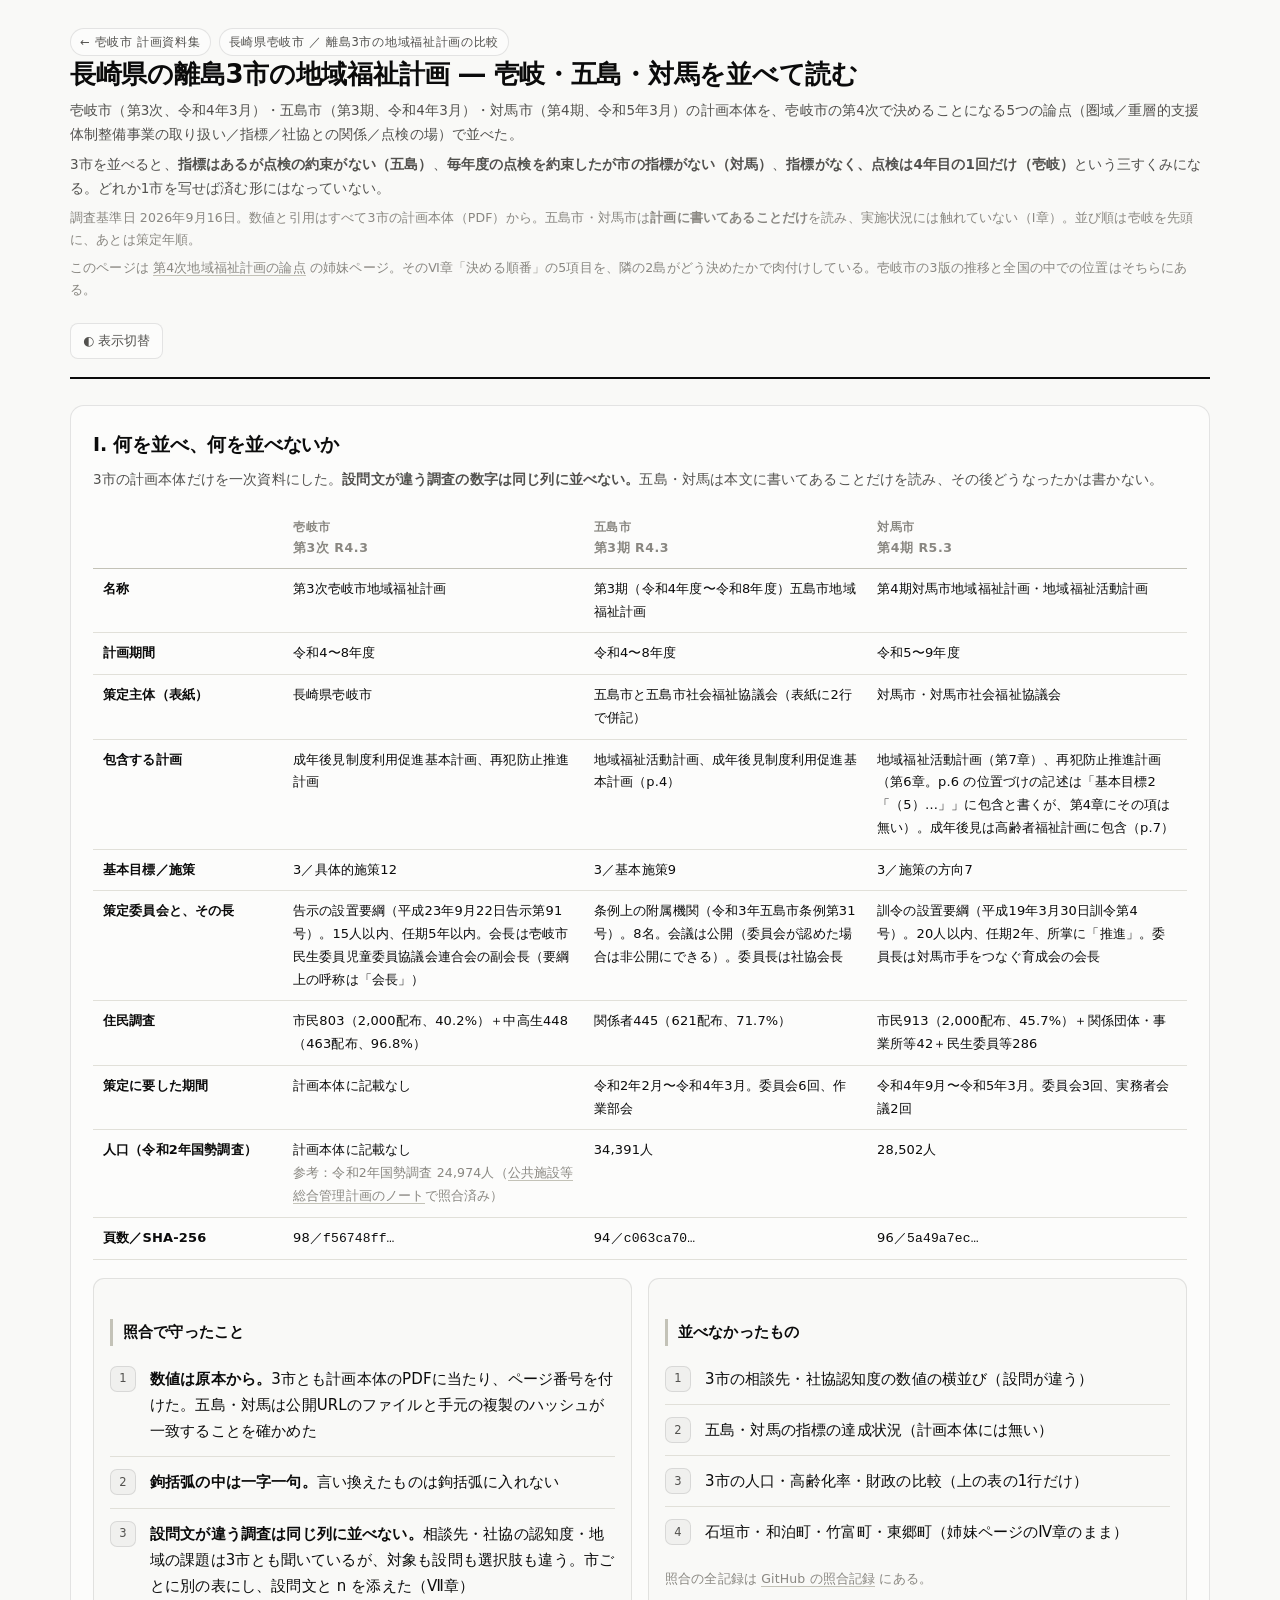
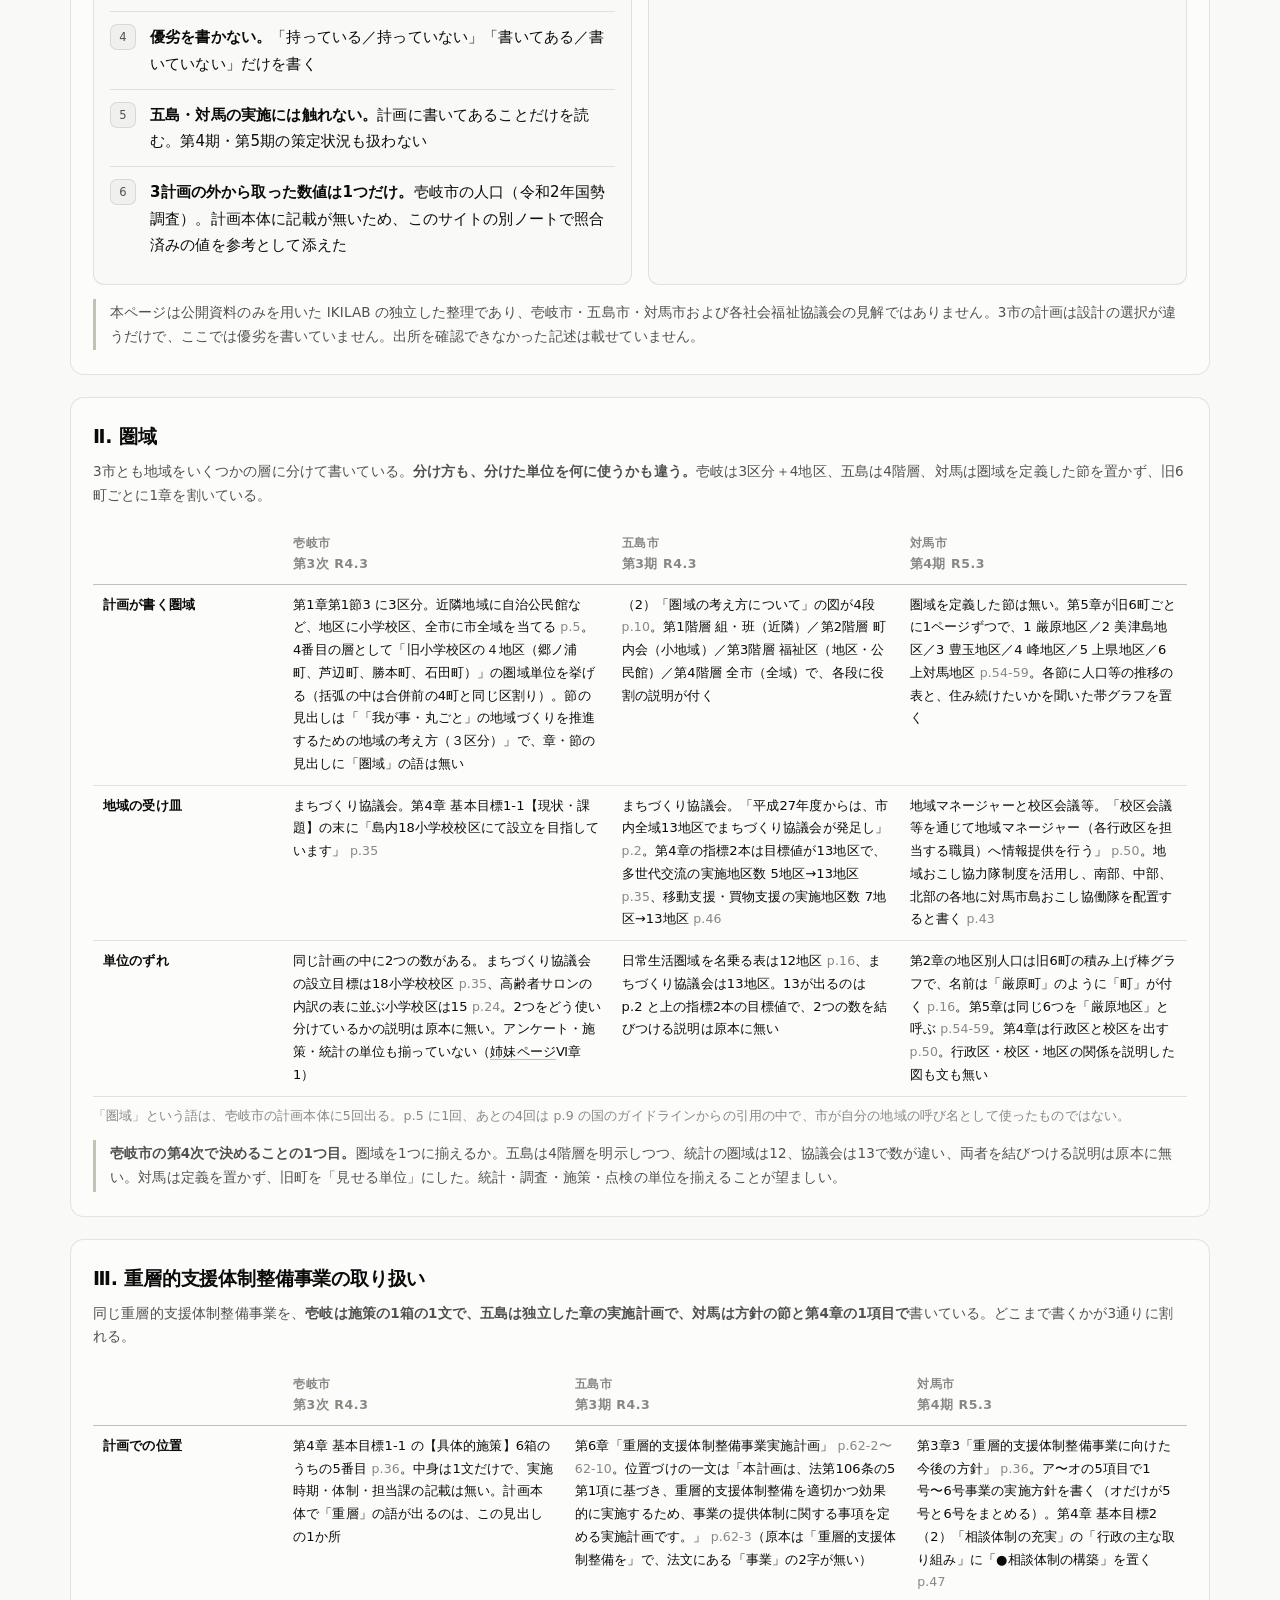
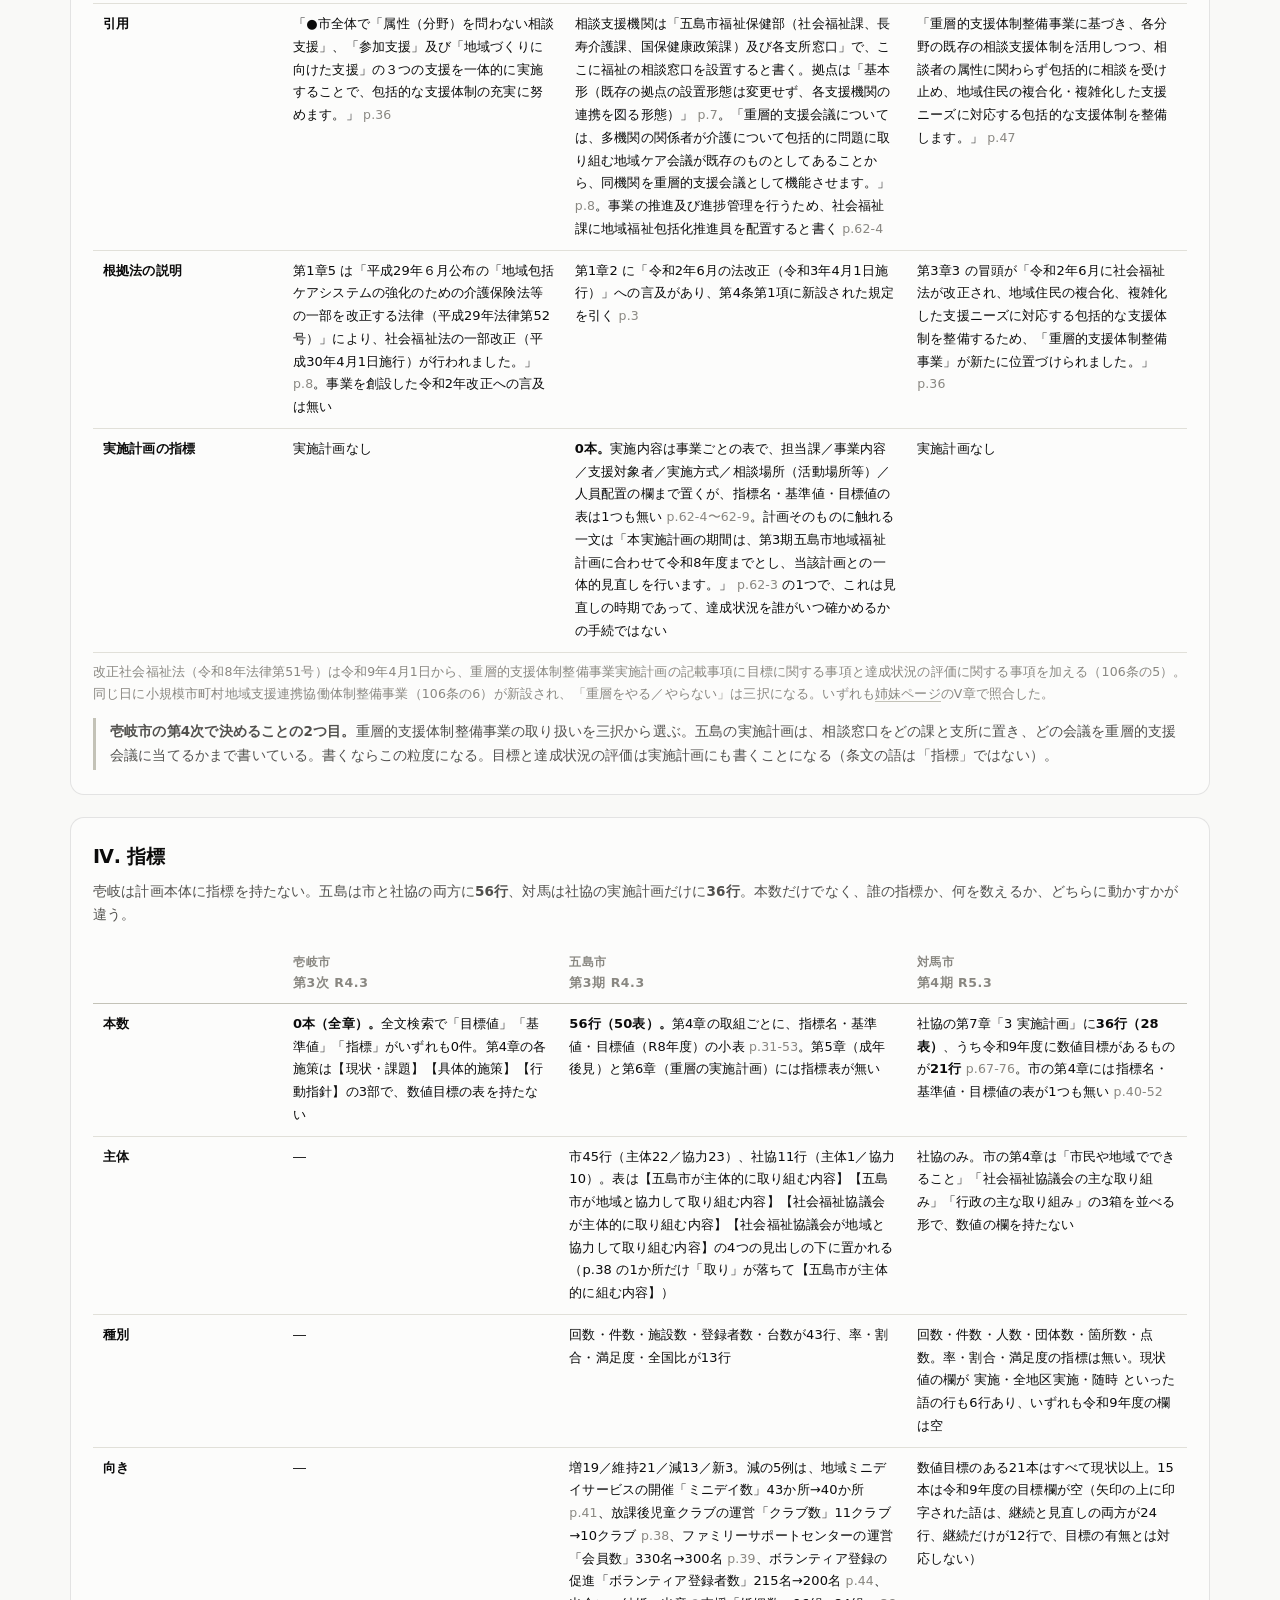
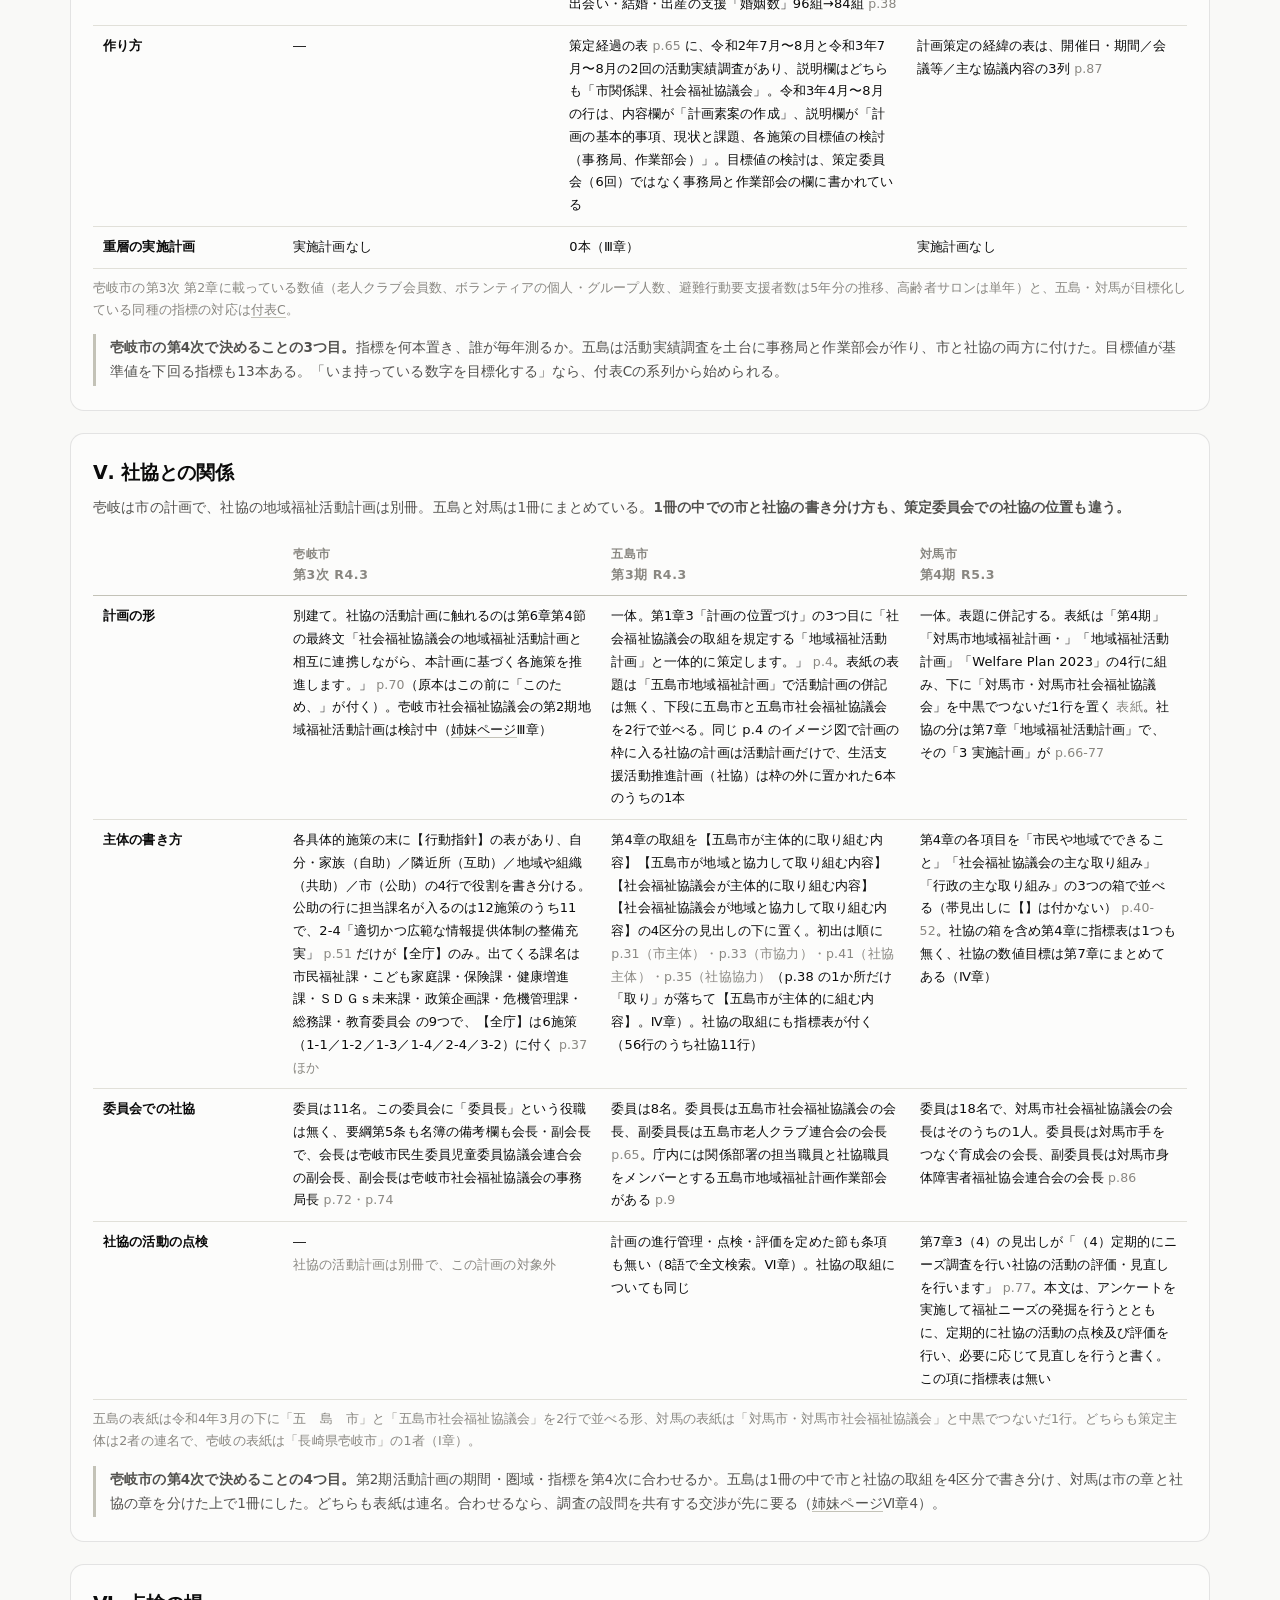
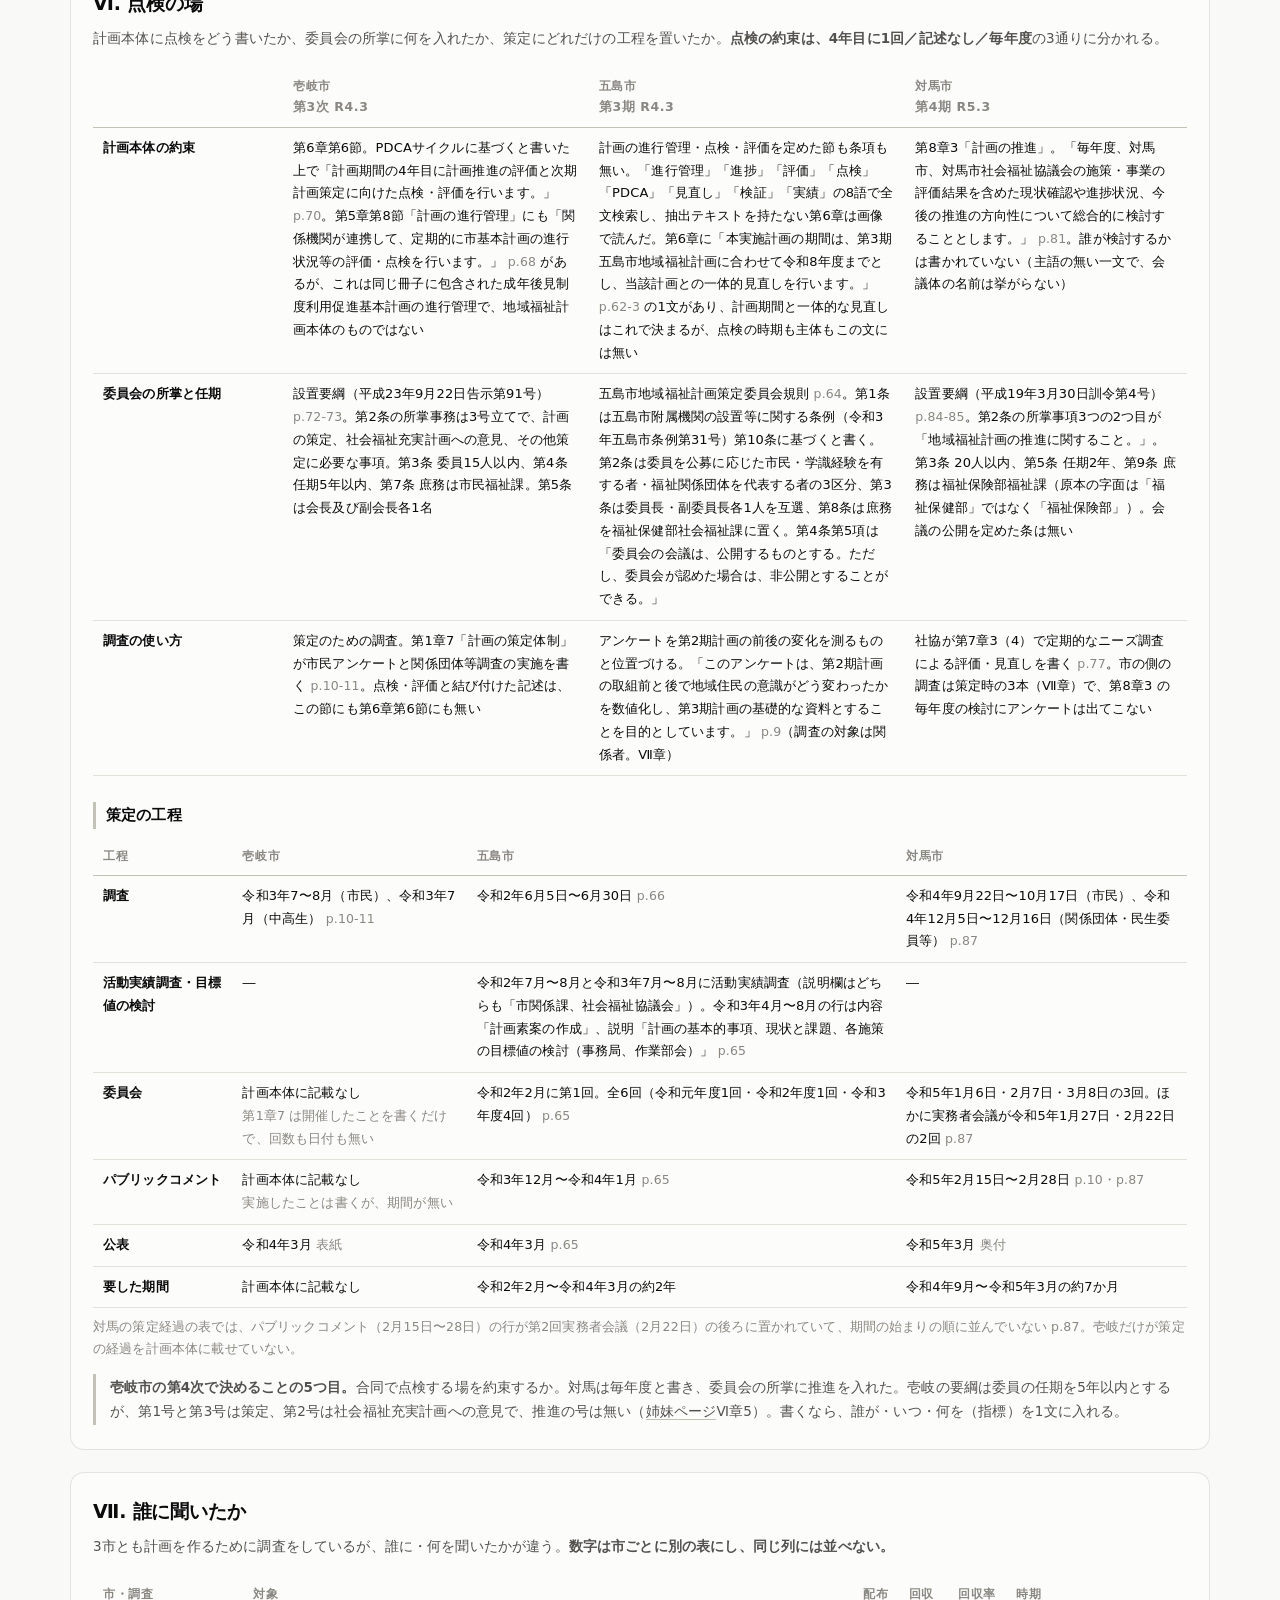
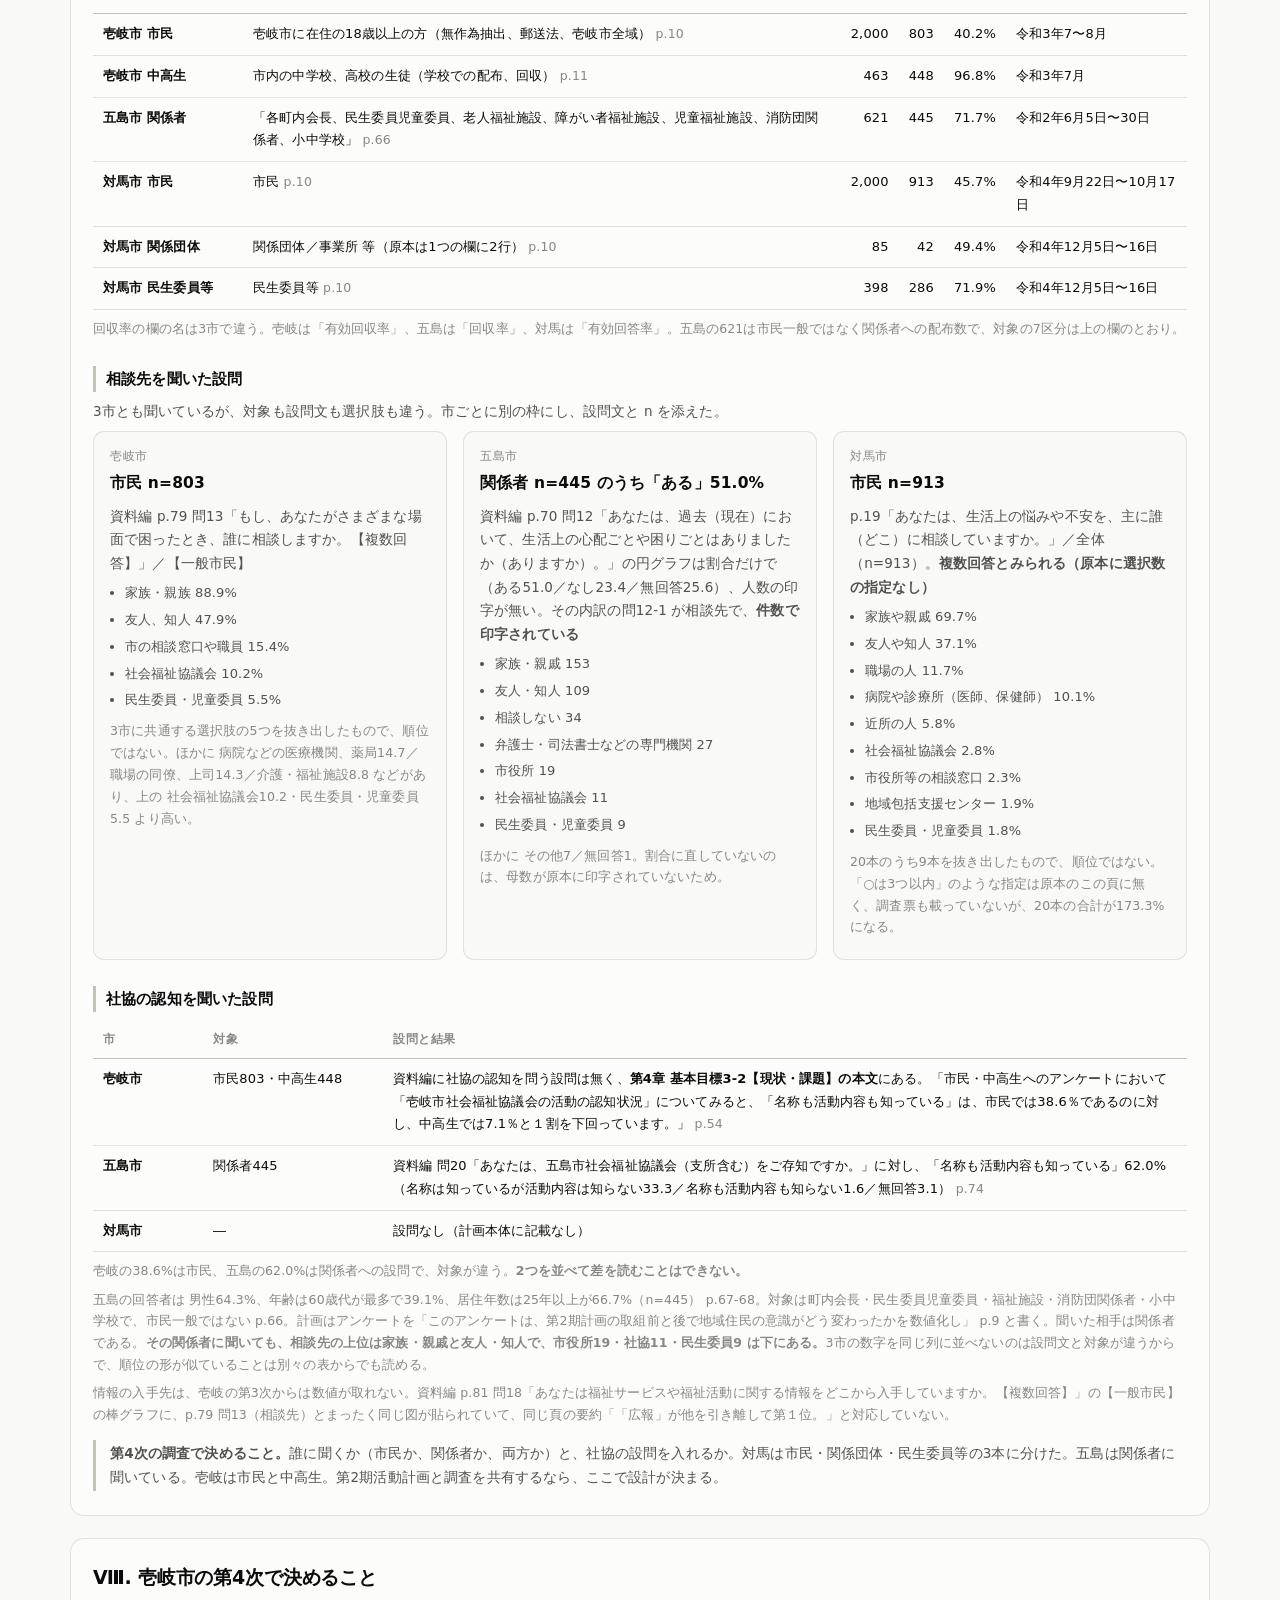
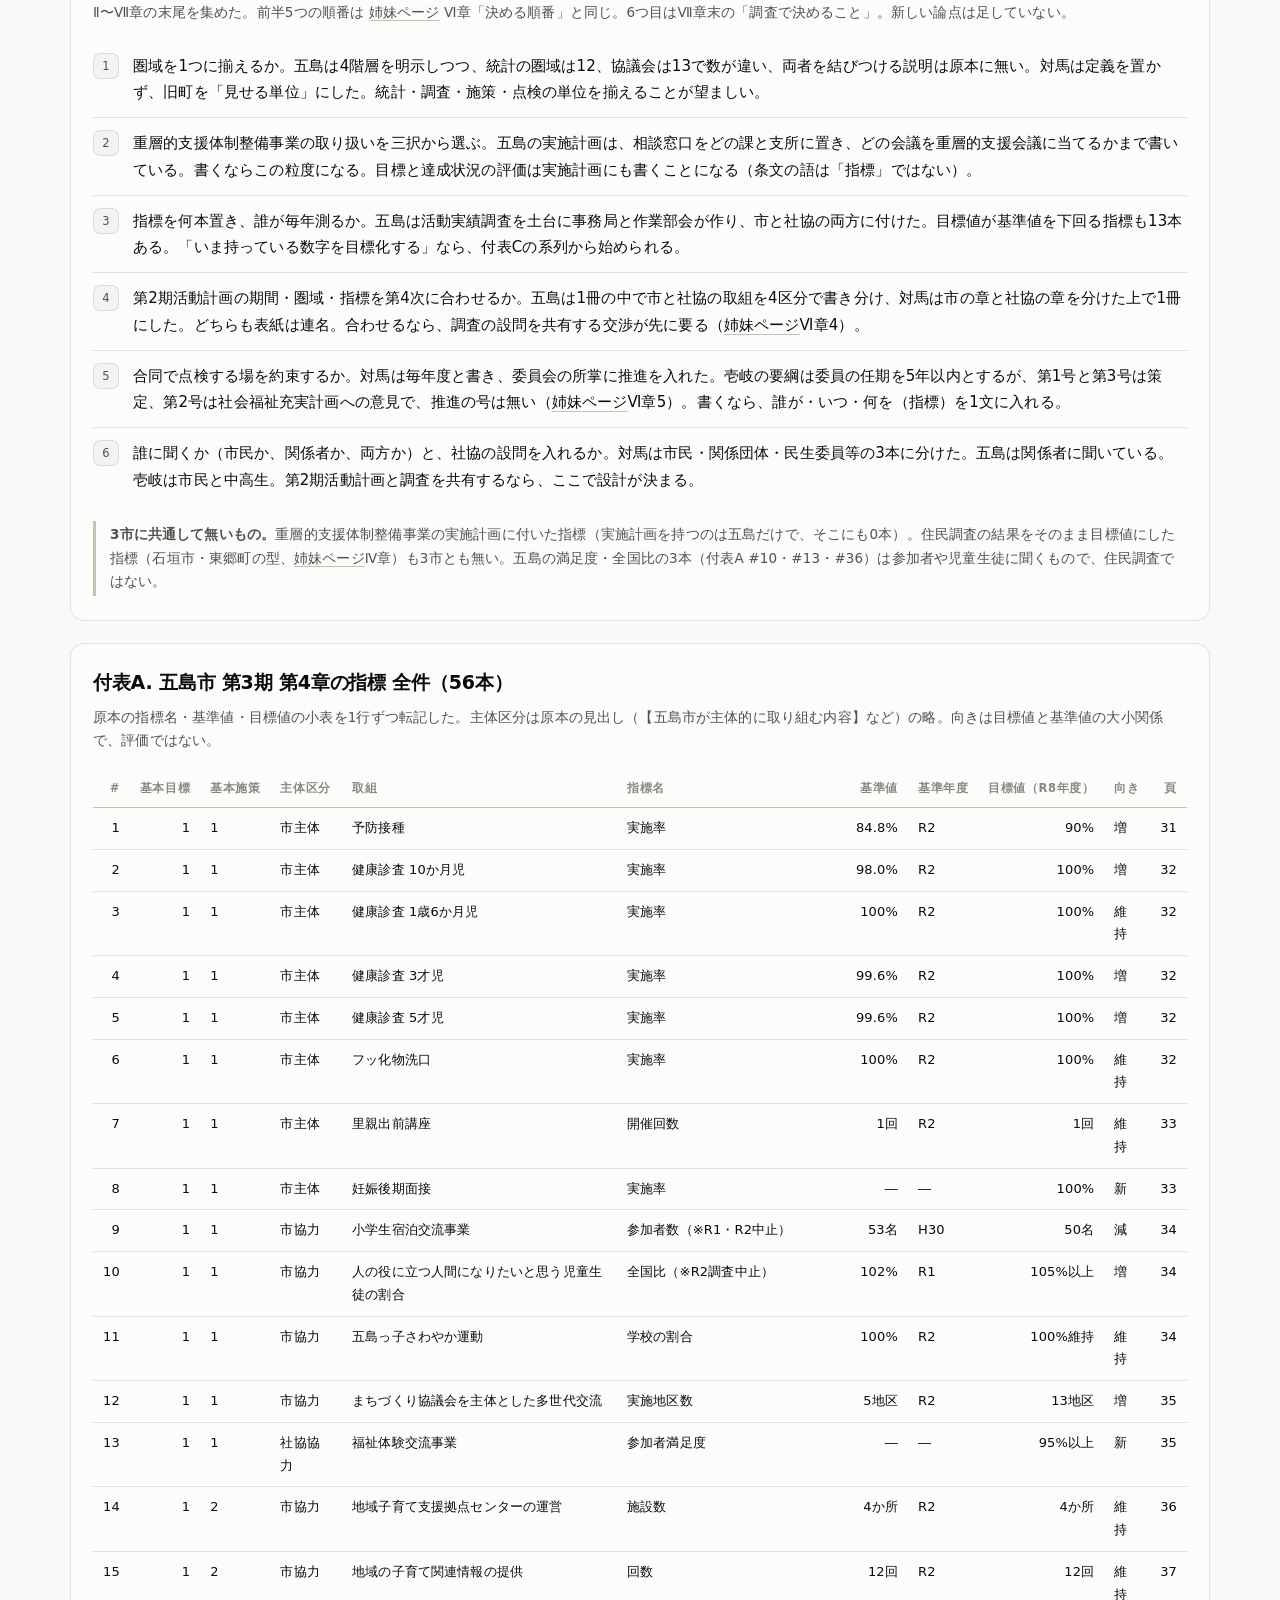
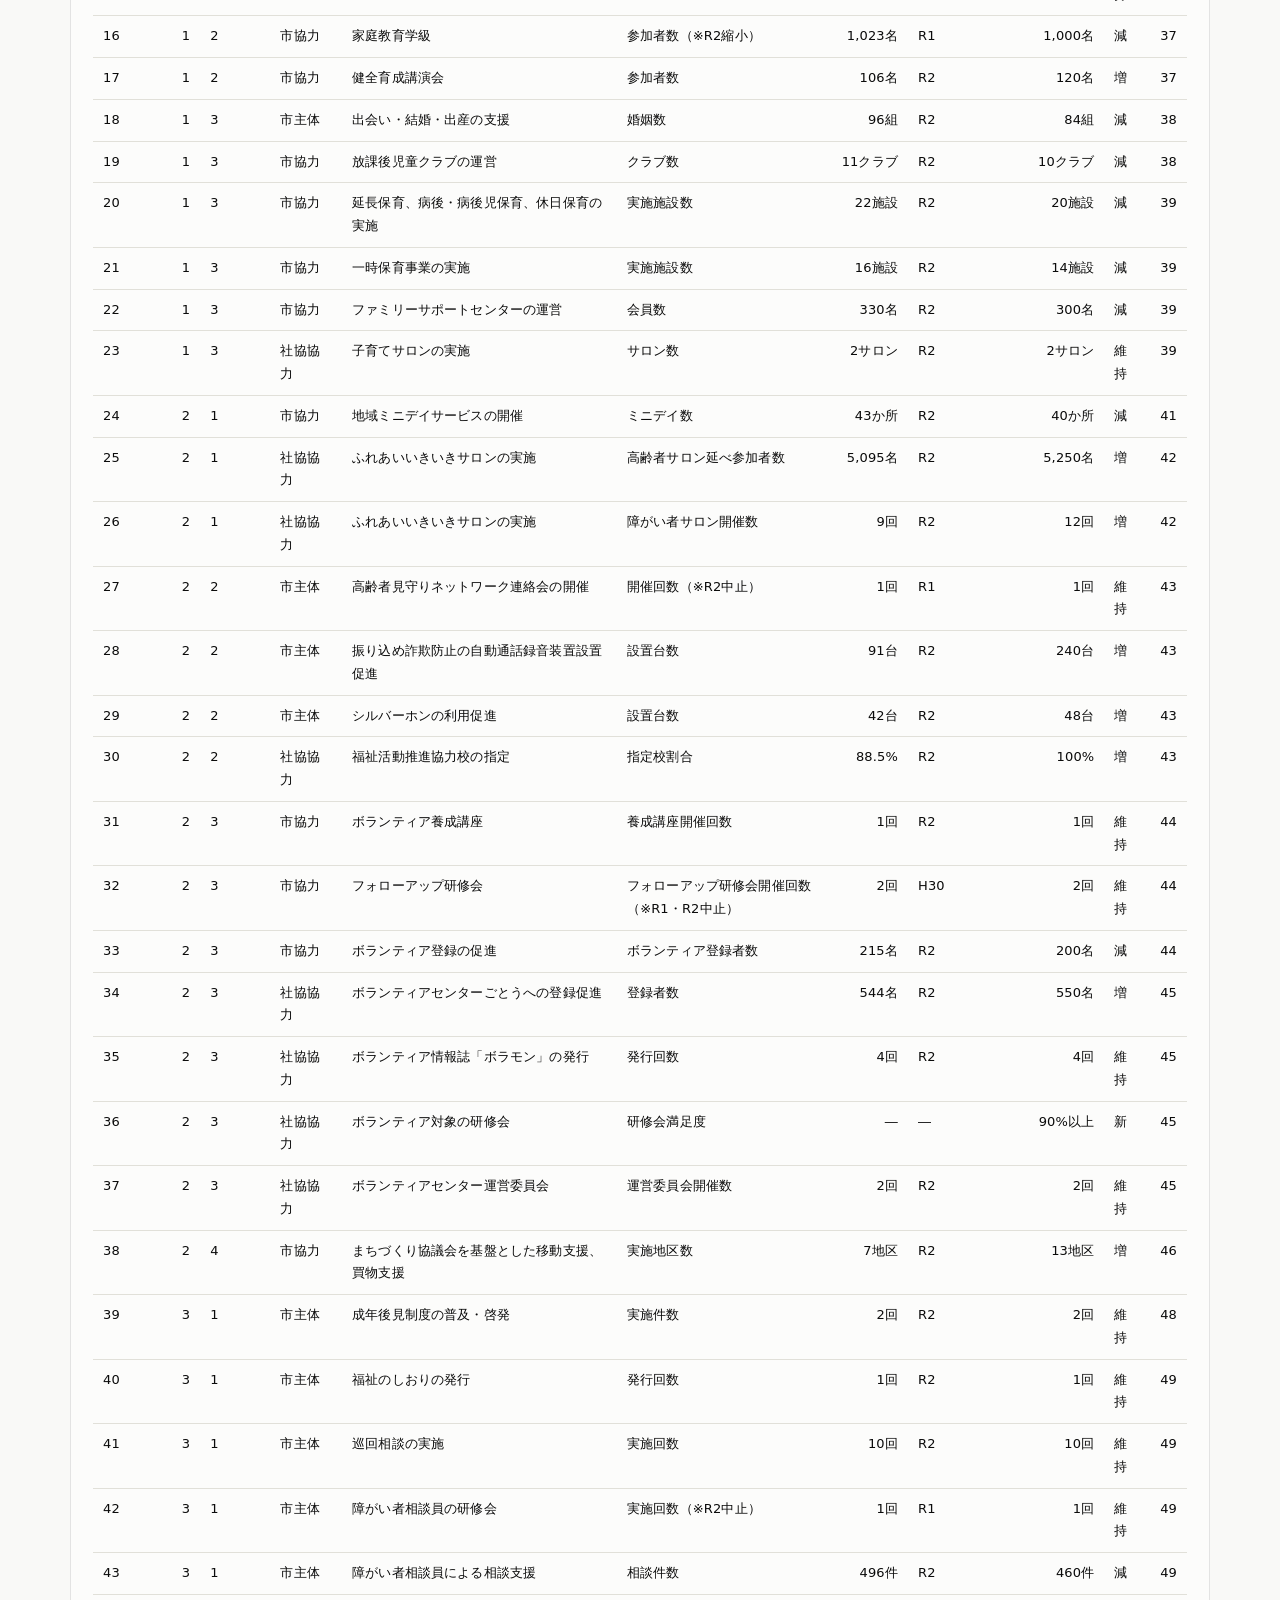
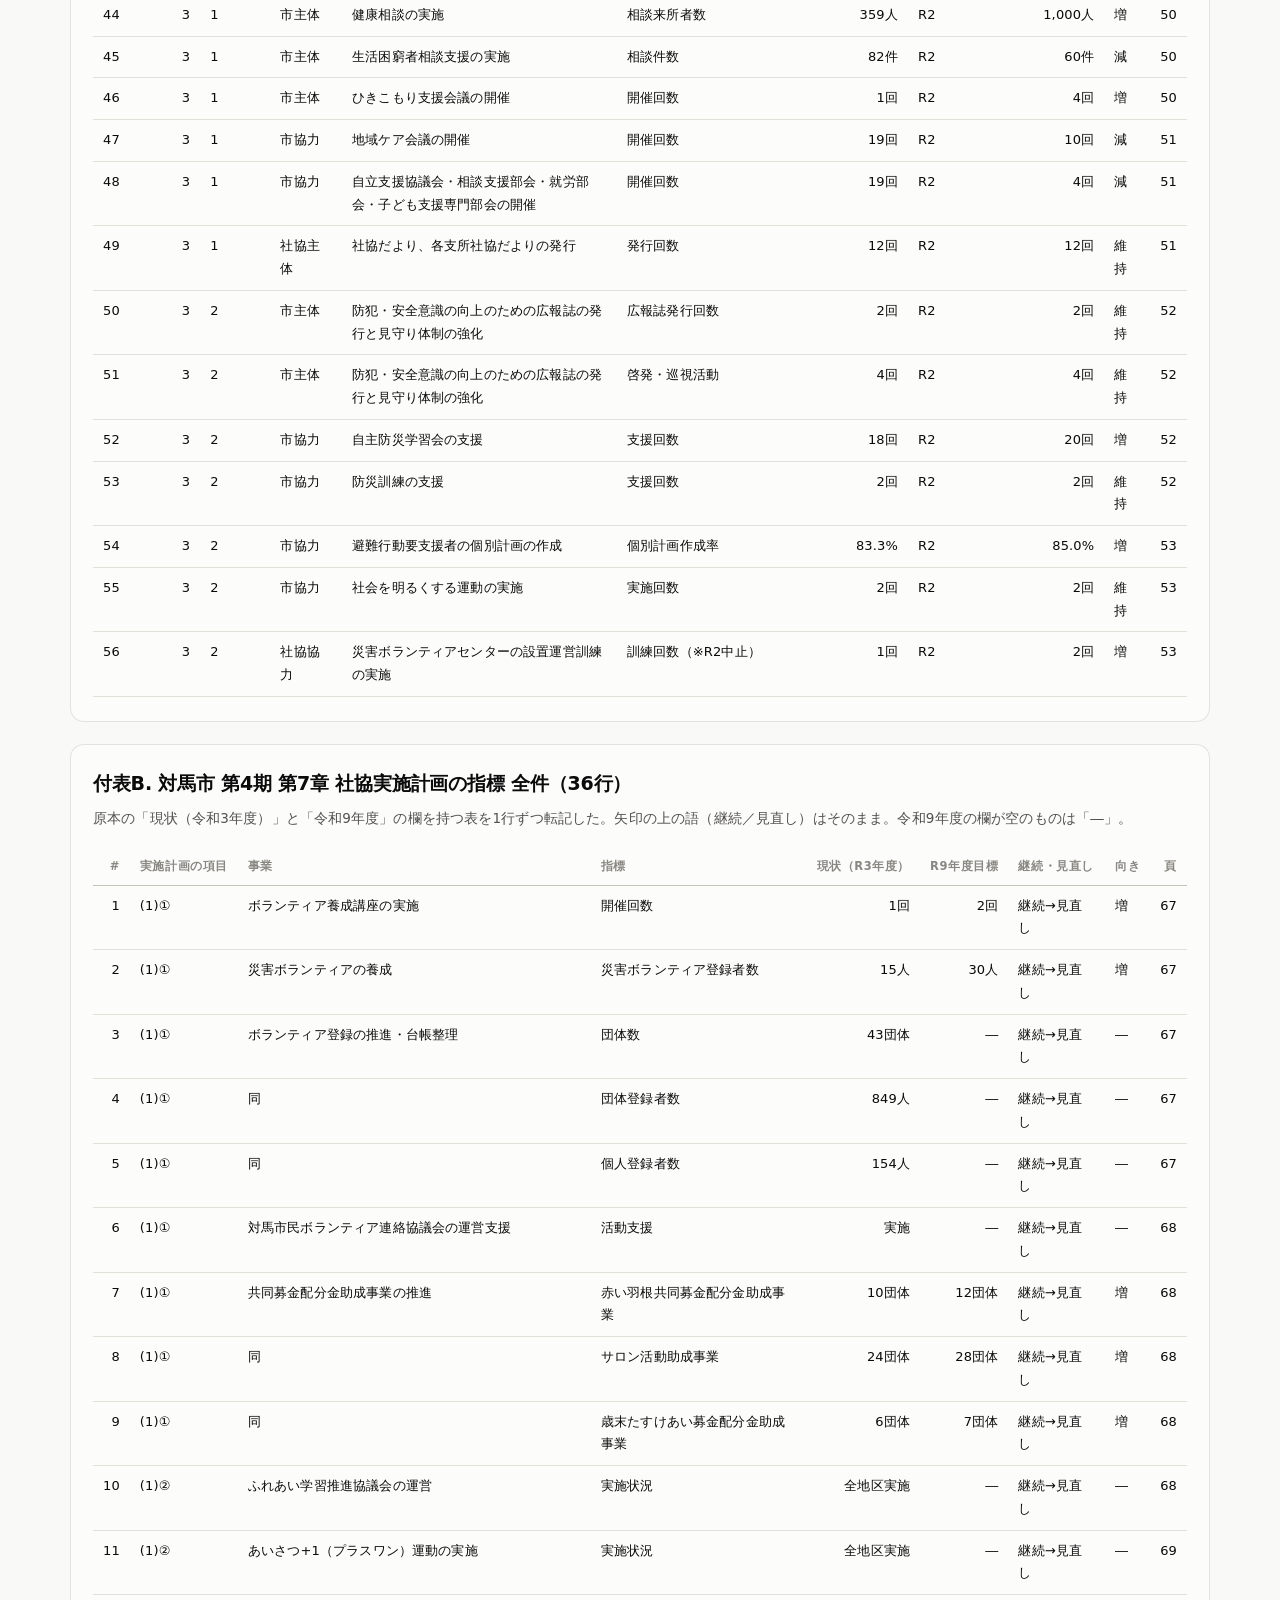
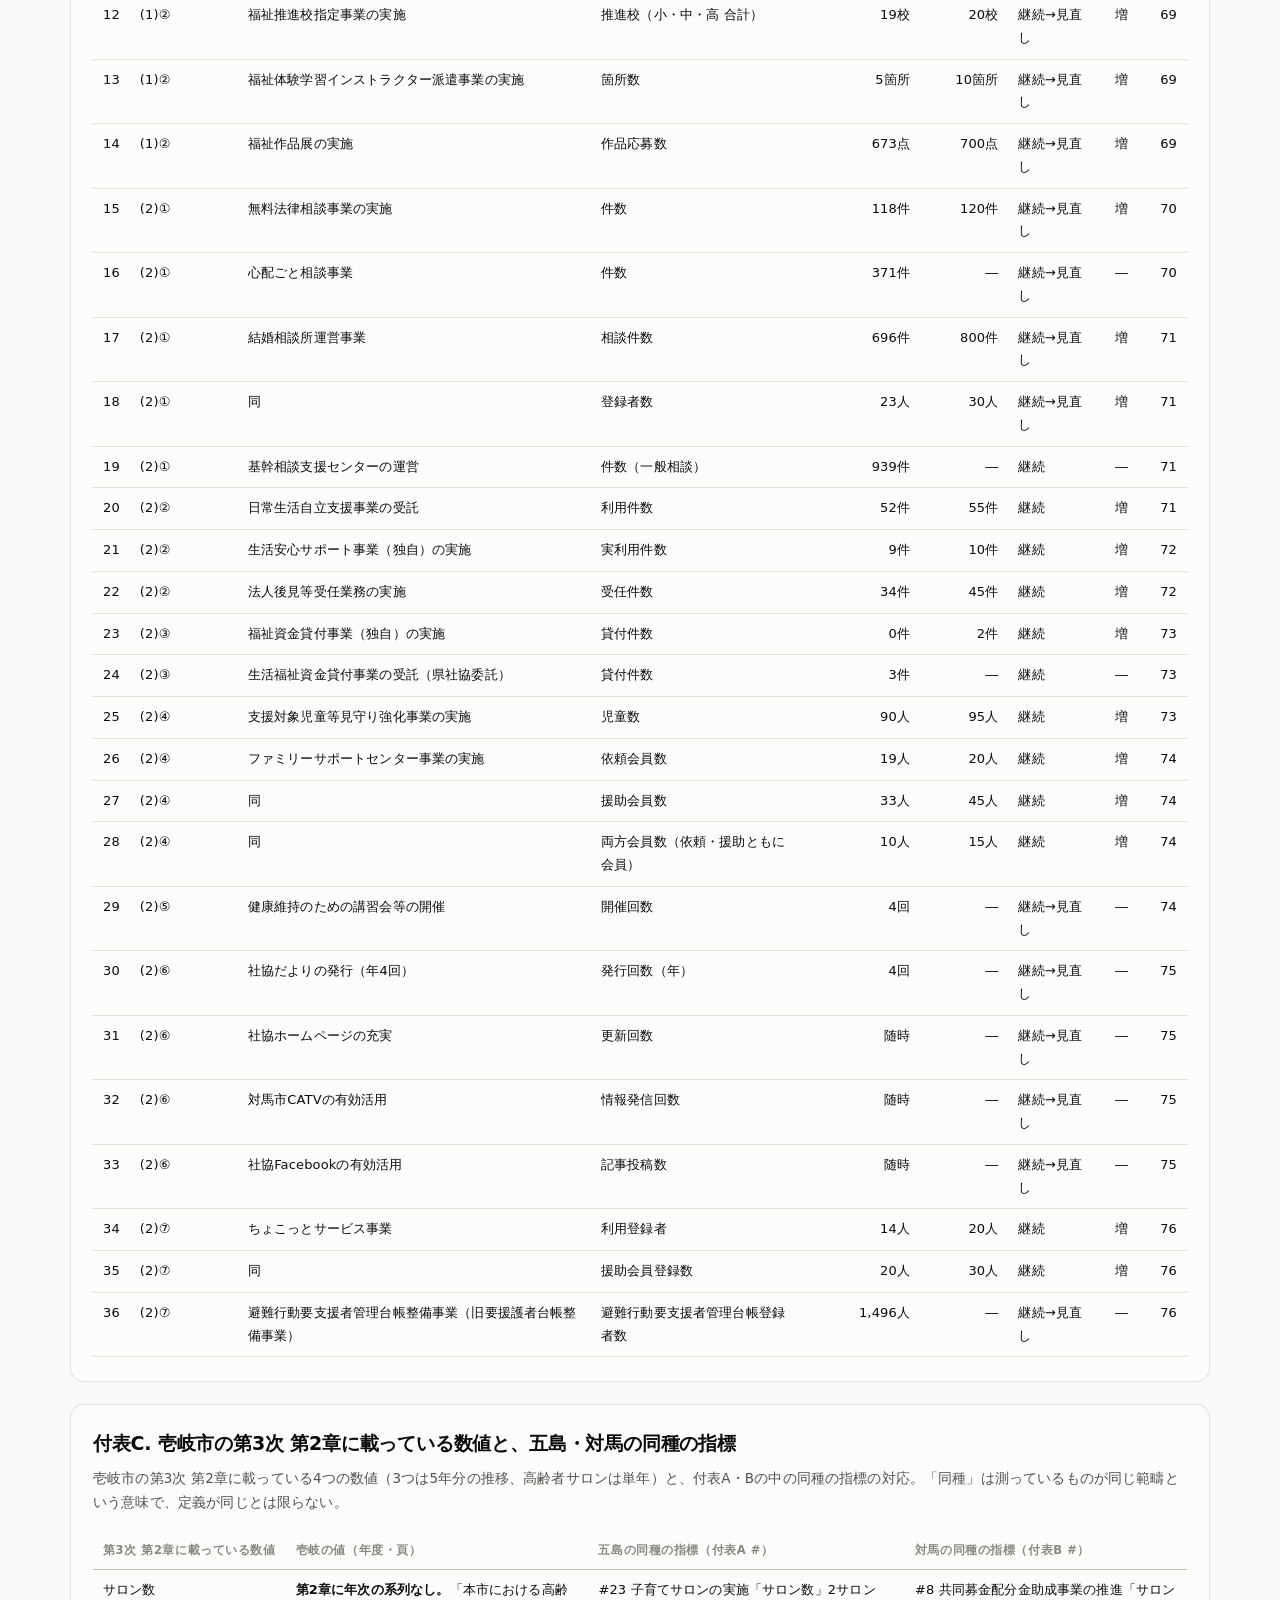
<file: plans/chiiki-fukushi-3shi/index.html>
<!DOCTYPE html>
<html lang="ja">
<head>
<meta charset="utf-8">
<meta name="viewport" content="width=device-width, initial-scale=1">
<title>長崎県の離島3市の地域福祉計画 ― 壱岐・五島・対馬を並べて読む | 壱岐市 計画資料集</title>
<meta name="description" content="長崎県の離島3市（壱岐市・五島市・対馬市）の現行の地域福祉計画を、圏域・重層的支援体制整備事業の取り扱い・指標・社協との関係・点検の場の5つの論点で並べて読む。壱岐市の第4次地域福祉計画（令和9〜13年度）で決めることの参照用。計画本体だけを一次資料にし、五島・対馬の実施状況は扱わない。">
<link rel="canonical" href="https://keikaku.ikilab.org/plans/chiiki-fukushi-3shi/">
<meta property="og:type" content="article">
<meta property="og:site_name" content="壱岐市 計画資料集">
<meta property="og:title" content="長崎県の離島3市の地域福祉計画 ― 壱岐・五島・対馬を並べて読む">
<meta property="og:description" content="壱岐・五島・対馬の現行計画を、圏域／重層的支援体制整備事業の取り扱い／指標／社協との関係／点検の場の5つで並べる。指標はあるが点検の約束がない五島、毎年度の点検を約束したが市の指標がない対馬、指標がなく点検は4年目の1回だけの壱岐、の三すくみ。">
<meta property="og:url" content="https://keikaku.ikilab.org/plans/chiiki-fukushi-3shi/">
<meta property="og:locale" content="ja_JP">
<meta property="og:image" content="https://keikaku.ikilab.org/assets/og-chiiki-fukushi-3shi.png">
<meta property="og:image:width" content="1200">
<meta property="og:image:height" content="630">
<meta property="og:image:alt" content="壱岐市・五島市・対馬市の地域福祉計画に置かれた指標の本数を横棒で並べた図">
<meta name="twitter:image" content="https://keikaku.ikilab.org/assets/og-chiiki-fukushi-3shi.png">
<meta name="twitter:card" content="summary_large_image">
<link rel="stylesheet" href="../../assets/palette.css">
<style>
:root{
  color-scheme: light;
  --page:#f9f9f7; --surface:#fcfcfb;
  --ink:#0b0b0b; --ink2:#52514e; --muted:#898781;
  --grid:#e1e0d9; --axis:#c3c2b7; --ring:rgba(11,11,11,0.10);
  --wash:rgba(11,11,11,0.035);
  --dpos:var(--c1); --dneg:#e34948; --dmid:#f0efec;
  --warn:#fab219; --crit:#d03b3b; --good:#0ca30c; --goodtx:#006300;
}
:root[data-theme="dark"]{
  color-scheme: dark;
  --page:#0d0d0d; --surface:#1a1a19;
  --ink:#ffffff; --ink2:#c3c2b7; --muted:#898781;
  --grid:#2c2c2a; --axis:#383835; --ring:rgba(255,255,255,0.10);
  --wash:rgba(255,255,255,0.05);
  --dpos:var(--c1); --dneg:#e66767; --dmid:#383835;
  --goodtx:#0ca30c;
}
@media (prefers-color-scheme: dark){
  :root:not([data-theme="light"]){
    color-scheme: dark;
    --page:#0d0d0d; --surface:#1a1a19;
    --ink:#ffffff; --ink2:#c3c2b7; --muted:#898781;
    --grid:#2c2c2a; --axis:#383835; --ring:rgba(255,255,255,0.10);
    --wash:rgba(255,255,255,0.05);
    --dpos:var(--c1); --dneg:#e66767; --dmid:#383835;
    --goodtx:#0ca30c;
  }
}
*{box-sizing:border-box}
html,body{margin:0;padding:0}
body{background:var(--page);color:var(--ink);
  font-family:system-ui,-apple-system,"Hiragino Sans","Noto Sans JP","Yu Gothic UI",sans-serif;
  font-size:15px;line-height:1.75;letter-spacing:.01em}
.wrap{max-width:1180px;margin:0 auto;padding:28px 20px 80px}
h1{font-size:26px;line-height:1.4;margin:0 0 6px;letter-spacing:-.01em}
h2{font-size:19px;margin:0 0 4px;letter-spacing:-.01em}
h3{font-size:15px;margin:26px 0 8px;padding-left:10px;border-left:3px solid var(--axis)}
p{margin:.5em 0}
a{color:inherit;text-decoration:none;border-bottom:1px solid var(--axis)}
a:hover{border-bottom-color:currentColor}
.sub{color:var(--ink2);font-size:13.5px}
.mut{color:var(--muted);font-size:12.5px}
b{font-weight:650}
header.top{display:flex;justify-content:space-between;align-items:flex-start;gap:16px;flex-wrap:wrap;
  padding-bottom:18px;border-bottom:2px solid var(--ink);margin-bottom:26px}
a.badge.home{text-decoration:none;margin-right:8px}
a.badge.home:hover{background:var(--wash);border-color:var(--axis)}
.badge{display:inline-block;font-size:11.5px;letter-spacing:.06em;padding:3px 9px;border:1px solid var(--ring);
  border-radius:999px;color:var(--ink2);background:var(--surface)}
button.tg{font:inherit;font-size:12.5px;padding:6px 12px;border:1px solid var(--ring);border-radius:8px;
  background:var(--surface);color:var(--ink2);cursor:pointer}
button.tg:hover{background:var(--wash)}
section{background:var(--surface);border:1px solid var(--ring);border-radius:14px;padding:22px 22px 24px;margin:0 0 22px}
section > .hd{margin-bottom:16px}


.two{display:grid;grid-template-columns:1fr 1fr;gap:16px}
/* 3市を1行に並べる枠。インラインで3列にすると下の折り返しが効かず、狭い画面で1列が1語幅になる */
.two.three{grid-template-columns:1fr 1fr 1fr}
@media (max-width:820px){.two,.two.three{grid-template-columns:1fr}}
.card{border:1px solid var(--ring);border-radius:11px;padding:14px 16px;background:var(--page)}
.card .tl{font-size:11.5px;letter-spacing:.06em;color:var(--muted);margin-bottom:4px}
.card h4{margin:0 0 8px;font-size:15.5px}
.card ul{margin:6px 0 0;padding-left:1.15em;font-size:13px;color:var(--ink2)}
.card ul li{margin:4px 0}
.card.p7{border-top:3px solid var(--c1)}
.card.p8{border-top:3px solid var(--c2)}

.tblwrap{overflow-x:auto;margin-top:6px}
/* 2枚組の中の表は枠の幅に合わせる。既定の min-width:720px だと枠を割り、ページごと横に伸びる */
.two .card table{min-width:0}
.two .card td.k{width:auto;white-space:normal}
/* 設問・主題の列は折り返す。既定の td.k は nowrap なので、長い文だと列が伸びきる */
table.q td.k{width:auto;white-space:normal}
table{border-collapse:collapse;width:100%;font-size:13px;min-width:720px}
th,td{text-align:left;vertical-align:top;padding:9px 10px;border-bottom:1px solid var(--grid)}
thead th{font-size:11.5px;letter-spacing:.05em;color:var(--muted);font-weight:600;border-bottom:1px solid var(--axis);white-space:nowrap}
tbody tr:hover{background:var(--wash)}
td.n,th.n{text-align:right;font-variant-numeric:tabular-nums;white-space:nowrap}
td.k{font-weight:600;width:190px;white-space:nowrap}
td.nw{white-space:nowrap}
tfoot td{border-top:1px solid var(--axis);border-bottom:none;font-weight:650}
.hi{color:var(--crit);font-weight:650}
.lo{color:var(--goodtx);font-weight:650}
.pill{display:inline-block;font-size:10.5px;padding:1px 6px;border-radius:5px;border:1px solid var(--ring);color:var(--ink2);white-space:nowrap}
.pill.w{border-color:var(--warn);background:color-mix(in srgb,var(--warn) 18%,transparent)}
.pill.g{border-color:var(--good);background:color-mix(in srgb,var(--good) 14%,transparent)}
.pill.c{border-color:var(--crit);background:color-mix(in srgb,var(--crit) 12%,transparent)}

/* charts */
.chart{position:relative}
.chart svg{display:block;width:100%;height:auto;overflow:visible}
.legend{display:flex;flex-wrap:wrap;gap:14px;margin:10px 0 0;font-size:12px;color:var(--ink2)}
.legend span{display:inline-flex;align-items:center;gap:6px}
.legend i{width:14px;height:3px;border-radius:2px;display:inline-block}
.legend i.sq{width:11px;height:11px;border-radius:3px}
.tip{position:absolute;pointer-events:none;opacity:0;transition:opacity .1s;background:var(--surface);
  border:1px solid var(--ring);border-radius:8px;padding:7px 10px;font-size:12px;line-height:1.6;
  box-shadow:0 4px 16px rgba(0,0,0,.14);z-index:9;white-space:nowrap}
.tip b{font-variant-numeric:tabular-nums}
.cap{font-size:12px;color:var(--muted);margin-top:10px}

/* horizontal bars */
.ach{display:grid;grid-template-columns:230px 1fr 74px;gap:10px;align-items:center;font-size:12.5px;padding:3px 0}
.ach .lb{color:var(--ink2);line-height:1.35}
.ach .tr{position:relative;height:15px;background:var(--wash);border-radius:4px;overflow:visible}
.ach .fl{position:absolute;left:0;top:0;bottom:0;border-radius:4px;background:var(--c1)}
.ach .fl.alt{background:var(--c2)}
.ach .ref{position:absolute;top:-3px;bottom:-3px;width:2px;background:var(--axis)}
.ach .vv{text-align:right;font-variant-numeric:tabular-nums;font-weight:600}
.achhd{display:grid;grid-template-columns:230px 1fr 74px;gap:10px;font-size:11px;color:var(--muted);
  padding-bottom:6px;border-bottom:1px solid var(--grid);margin-bottom:8px}
@media (max-width:700px){.ach,.achhd{grid-template-columns:150px 1fr 62px}}

ol.notes{margin:8px 0 0;padding-left:0;list-style:none;counter-reset:n}
ol.notes li{counter-increment:n;position:relative;padding:12px 0 12px 40px;border-bottom:1px solid var(--grid)}
ol.notes li:last-child{border-bottom:none}
ol.notes li::before{content:counter(n);position:absolute;left:0;top:12px;width:24px;height:24px;border-radius:7px;
  background:var(--wash);border:1px solid var(--ring);display:flex;align-items:center;justify-content:center;
  font-size:11.5px;color:var(--ink2)}
.tag{display:inline-block;font-size:10.5px;letter-spacing:.04em;padding:1px 7px;border-radius:5px;margin-right:8px;
  border:1px solid var(--ring);color:var(--ink2)}
.note{border-left:3px solid var(--axis);padding:2px 0 2px 14px;margin:14px 0 0;color:var(--ink2);font-size:13.5px}
footer{color:var(--muted);font-size:12px;padding:8px 4px 0;line-height:1.9}
footer a{border-bottom-color:var(--grid)}
@media print{body{background:#fff}section{break-inside:avoid}button.tg{display:none}}
@media print{section.appx{break-inside:auto}}
</style>
</head>
<body>
<div class="wrap">

<header class="top">
  <div>
    <a href="../../" class="badge home">← 壱岐市 計画資料集</a><span class="badge">長崎県壱岐市 ／ 離島3市の地域福祉計画の比較</span>
    <h1>長崎県の離島3市の地域福祉計画 ― 壱岐・五島・対馬を並べて読む</h1>
    <p class="sub">壱岐市（第3次、令和4年3月）・五島市（第3期、令和4年3月）・対馬市（第4期、令和5年3月）の計画本体を、壱岐市の第4次で決めることになる5つの論点（圏域／重層的支援体制整備事業の取り扱い／指標／社協との関係／点検の場）で並べた。</p>
    <p class="sub">3市を並べると、<b>指標はあるが点検の約束がない（五島）</b>、<b>毎年度の点検を約束したが市の指標がない（対馬）</b>、<b>指標がなく、点検は4年目の1回だけ（壱岐）</b>という三すくみになる。どれか1市を写せば済む形にはなっていない。</p>
    <p class="mut">調査基準日 2026年9月16日。数値と引用はすべて3市の計画本体（PDF）から。五島市・対馬市は<b>計画に書いてあることだけ</b>を読み、実施状況には触れていない（Ⅰ章）。並び順は壱岐を先頭に、あとは策定年順。</p>
    <p class="mut">このページは <a href="../chiiki-fukushi-4/">第4次地域福祉計画の論点</a> の姉妹ページ。そのⅥ章「決める順番」の5項目を、隣の2島がどう決めたかで肉付けしている。壱岐市の3版の推移と全国の中での位置はそちらにある。</p>
  </div>
  <button class="tg" id="tg">◐ 表示切替</button>
</header>

<section>
  <div class="hd">
    <h2>Ⅰ. 何を並べ、何を並べないか</h2>
    <p class="sub">3市の計画本体だけを一次資料にした。<b>設問文が違う調査の数字は同じ列に並べない。</b>五島・対馬は本文に書いてあることだけを読み、その後どうなったかは書かない。</p>
  </div>
  <div class="tblwrap"><table>
    <thead><tr><th style="min-width:150px"></th><th style="min-width:230px">壱岐市<br><span class="mut">第3次 R4.3</span></th><th style="min-width:230px">五島市<br><span class="mut">第3期 R4.3</span></th><th style="min-width:230px">対馬市<br><span class="mut">第4期 R5.3</span></th></tr></thead>
    <tbody>
      <tr><td class="k">名称</td><td>第3次壱岐市地域福祉計画</td><td>第3期（令和4年度〜令和8年度）五島市地域福祉計画</td><td>第4期対馬市地域福祉計画・地域福祉活動計画</td></tr>
      <tr><td class="k">計画期間</td><td>令和4〜8年度</td><td>令和4〜8年度</td><td>令和5〜9年度</td></tr>
      <tr><td class="k">策定主体（表紙）</td><td>長崎県壱岐市</td><td>五島市と五島市社会福祉協議会（表紙に2行で併記）</td><td>対馬市・対馬市社会福祉協議会</td></tr>
      <tr><td class="k">包含する計画</td><td>成年後見制度利用促進基本計画、再犯防止推進計画</td><td>地域福祉活動計画、成年後見制度利用促進基本計画（p.4）</td><td>地域福祉活動計画（第7章）、再犯防止推進計画（第6章。p.6 の位置づけの記述は「基本目標2「（5）…」」に包含と書くが、第4章にその項は無い）。成年後見は高齢者福祉計画に包含（p.7）</td></tr>
      <tr><td class="k">基本目標／施策</td><td>3／具体的施策12</td><td>3／基本施策9</td><td>3／施策の方向7</td></tr>
      <tr><td class="k">策定委員会と、その長</td><td>告示の設置要綱（平成23年9月22日告示第91号）。15人以内、任期5年以内。会長は壱岐市民生委員児童委員協議会連合会の副会長（要綱上の呼称は「会長」）</td><td>条例上の附属機関（令和3年五島市条例第31号）。8名。会議は公開（委員会が認めた場合は非公開にできる）。委員長は社協会長</td><td>訓令の設置要綱（平成19年3月30日訓令第4号）。20人以内、任期2年、所掌に「推進」。委員長は対馬市手をつなぐ育成会の会長</td></tr>
      <tr><td class="k">住民調査</td><td>市民803（2,000配布、40.2%）＋中高生448（463配布、96.8%）</td><td>関係者445（621配布、71.7%）</td><td>市民913（2,000配布、45.7%）＋関係団体・事業所等42＋民生委員等286</td></tr>
      <tr><td class="k">策定に要した期間</td><td>計画本体に記載なし</td><td>令和2年2月〜令和4年3月。委員会6回、作業部会</td><td>令和4年9月〜令和5年3月。委員会3回、実務者会議2回</td></tr>
      <tr><td class="k">人口（令和2年国勢調査）</td><td>計画本体に記載なし<br><span class="mut">参考：令和2年国勢調査 24,974人（<a href="../shisetsu-2036/">公共施設等総合管理計画のノート</a>で照合済み）</span></td><td>34,391人</td><td>28,502人</td></tr>
      <tr><td class="k">頁数／SHA-256</td><td>98／<code>f56748ff…</code></td><td>94／<code>c063ca70…</code></td><td>96／<code>5a49a7ec…</code></td></tr>
    </tbody>
  </table></div>
  <div class="two" style="margin-top:18px">
    <div class="card">
      <h3>照合で守ったこと</h3>
      <ol class="notes">
        <li><b>数値は原本から。</b>3市とも計画本体のPDFに当たり、ページ番号を付けた。五島・対馬は公開URLのファイルと手元の複製のハッシュが一致することを確かめた</li>
        <li><b>鉤括弧の中は一字一句。</b>言い換えたものは鉤括弧に入れない</li>
        <li><b>設問文が違う調査は同じ列に並べない。</b>相談先・社協の認知度・地域の課題は3市とも聞いているが、対象も設問も選択肢も違う。市ごとに別の表にし、設問文と n を添えた（Ⅶ章）</li>
        <li><b>優劣を書かない。</b>「持っている／持っていない」「書いてある／書いていない」だけを書く</li>
        <li><b>五島・対馬の実施には触れない。</b>計画に書いてあることだけを読む。第4期・第5期の策定状況も扱わない</li>
        <li><b>3計画の外から取った数値は1つだけ。</b>壱岐市の人口（令和2年国勢調査）。計画本体に記載が無いため、このサイトの別ノートで照合済みの値を参考として添えた</li>
      </ol>
    </div>
    <div class="card">
      <h3>並べなかったもの</h3>
      <ol class="notes">
        <li>3市の相談先・社協認知度の数値の横並び（設問が違う）</li>
        <li>五島・対馬の指標の達成状況（計画本体には無い）</li>
        <li>3市の人口・高齢化率・財政の比較（上の表の1行だけ）</li>
        <li>石垣市・和泊町・竹富町・東郷町（姉妹ページのⅣ章のまま）</li>
      </ol>
      <p class="mut" style="margin-top:10px">照合の全記録は <a href="https://github.com/ikilab-org/iki-keikaku/blob/main/docs/chiiki-fukushi/2026-09-15-shougou-3shi.md" target="_blank" rel="noopener">GitHub の照合記録</a> にある。</p>
    </div>
  </div>
  <p class="note">本ページは公開資料のみを用いた IKILAB の独立した整理であり、壱岐市・五島市・対馬市および各社会福祉協議会の見解ではありません。3市の計画は設計の選択が違うだけで、ここでは優劣を書いていません。出所を確認できなかった記述は載せていません。</p>
</section>

<section>
  <div class="hd">
    <h2>Ⅱ. 圏域</h2>
    <p class="sub">3市とも地域をいくつかの層に分けて書いている。<b>分け方も、分けた単位を何に使うかも違う。</b>壱岐は3区分＋4地区、五島は4階層、対馬は圏域を定義した節を置かず、旧6町ごとに1章を割いている。</p>
  </div>
  <div class="tblwrap"><table>
    <thead><tr><th style="min-width:150px"></th><th style="min-width:230px">壱岐市<br><span class="mut">第3次 R4.3</span></th><th style="min-width:230px">五島市<br><span class="mut">第3期 R4.3</span></th><th style="min-width:230px">対馬市<br><span class="mut">第4期 R5.3</span></th></tr></thead>
    <tbody>
      <tr>
        <td class="k">計画が書く圏域</td>
        <td>第1章第1節3 に3区分。近隣地域に自治公民館など、地区に小学校区、全市に市全域を当てる <span class="mut">p.5</span>。4番目の層として「旧小学校区の４地区（郷ノ浦町、芦辺町、勝本町、石田町）」の圏域単位を挙げる（括弧の中は合併前の4町と同じ区割り）。節の見出しは「「我が事・丸ごと」の地域づくりを推進するための地域の考え方（３区分）」で、章・節の見出しに「圏域」の語は無い</td>
        <td>（2）「圏域の考え方について」の図が4段 <span class="mut">p.10</span>。第1階層 組・班（近隣）／第2階層 町内会（小地域）／第3階層 福祉区（地区・公民館）／第4階層 全市（全域）で、各段に役割の説明が付く</td>
        <td>圏域を定義した節は無い。第5章が旧6町ごとに1ページずつで、1 厳原地区／2 美津島地区／3 豊玉地区／4 峰地区／5 上県地区／6 上対馬地区 <span class="mut">p.54-59</span>。各節に人口等の推移の表と、住み続けたいかを聞いた帯グラフを置く</td>
      </tr>
      <tr>
        <td class="k">地域の受け皿</td>
        <td>まちづくり協議会。第4章 基本目標1-1【現状・課題】の末に「島内18小学校校区にて設立を目指しています」 <span class="mut">p.35</span></td>
        <td>まちづくり協議会。「平成27年度からは、市内全域13地区でまちづくり協議会が発足し」 <span class="mut">p.2</span>。第4章の指標2本は目標値が13地区で、多世代交流の実施地区数 5地区→13地区 <span class="mut">p.35</span>、移動支援・買物支援の実施地区数 7地区→13地区 <span class="mut">p.46</span></td>
        <td>地域マネージャーと校区会議等。「校区会議等を通じて地域マネージャー（各行政区を担当する職員）へ情報提供を行う」 <span class="mut">p.50</span>。地域おこし協力隊制度を活用し、南部、中部、北部の各地に対馬市島おこし協働隊を配置すると書く <span class="mut">p.43</span></td>
      </tr>
      <tr>
        <td class="k">単位のずれ</td>
        <td>同じ計画の中に2つの数がある。まちづくり協議会の設立目標は18小学校校区 <span class="mut">p.35</span>、高齢者サロンの内訳の表に並ぶ小学校区は15 <span class="mut">p.24</span>。2つをどう使い分けているかの説明は原本に無い。アンケート・施策・統計の単位も揃っていない（<a href="../chiiki-fukushi-4/">姉妹ページ</a>Ⅵ章1）</td>
        <td>日常生活圏域を名乗る表は12地区 <span class="mut">p.16</span>、まちづくり協議会は13地区。13が出るのは p.2 と上の指標2本の目標値で、2つの数を結びつける説明は原本に無い</td>
        <td>第2章の地区別人口は旧6町の積み上げ棒グラフで、名前は「厳原町」のように「町」が付く <span class="mut">p.16</span>。第5章は同じ6つを「厳原地区」と呼ぶ <span class="mut">p.54-59</span>。第4章は行政区と校区を出す <span class="mut">p.50</span>。行政区・校区・地区の関係を説明した図も文も無い</td>
      </tr>
    </tbody>
  </table></div>
  <p class="mut" style="margin-top:8px">「圏域」という語は、壱岐市の計画本体に5回出る。p.5 に1回、あとの4回は p.9 の国のガイドラインからの引用の中で、市が自分の地域の呼び名として使ったものではない。</p>
  <p class="note"><b>壱岐市の第4次で決めることの1つ目。</b>圏域を1つに揃えるか。五島は4階層を明示しつつ、統計の圏域は12、協議会は13で数が違い、両者を結びつける説明は原本に無い。対馬は定義を置かず、旧町を「見せる単位」にした。統計・調査・施策・点検の単位を揃えることが望ましい。</p>
</section>

<section>
  <div class="hd">
    <h2>Ⅲ. 重層的支援体制整備事業の取り扱い</h2>
    <p class="sub">同じ重層的支援体制整備事業を、<b>壱岐は施策の1箱の1文で、五島は独立した章の実施計画で、対馬は方針の節と第4章の1項目で</b>書いている。どこまで書くかが3通りに割れる。</p>
  </div>
  <div class="tblwrap"><table>
    <thead><tr><th style="min-width:150px"></th><th style="min-width:230px">壱岐市<br><span class="mut">第3次 R4.3</span></th><th style="min-width:230px">五島市<br><span class="mut">第3期 R4.3</span></th><th style="min-width:230px">対馬市<br><span class="mut">第4期 R5.3</span></th></tr></thead>
    <tbody>
      <tr>
        <td class="k">計画での位置</td>
        <td>第4章 基本目標1-1 の【具体的施策】6箱のうちの5番目 <span class="mut">p.36</span>。中身は1文だけで、実施時期・体制・担当課の記載は無い。計画本体で「重層」の語が出るのは、この見出しの1か所</td>
        <td>第6章「重層的支援体制整備事業実施計画」 <span class="mut">p.62-2〜62-10</span>。位置づけの一文は「本計画は、法第106条の5第1項に基づき、重層的支援体制整備を適切かつ効果的に実施するため、事業の提供体制に関する事項を定める実施計画です。」 <span class="mut">p.62-3</span>（原本は「重層的支援体制整備を」で、法文にある「事業」の2字が無い）</td>
        <td>第3章3「重層的支援体制整備事業に向けた今後の方針」 <span class="mut">p.36</span>。ア〜オの5項目で1号〜6号事業の実施方針を書く（オだけが5号と6号をまとめる）。第4章 基本目標2（2）「相談体制の充実」の「行政の主な取り組み」に「●相談体制の構築」を置く <span class="mut">p.47</span></td>
      </tr>
      <tr>
        <td class="k">引用</td>
        <td>「●市全体で「属性（分野）を問わない相談支援」、「参加支援」及び「地域づくりに向けた支援」の３つの支援を一体的に実施することで、包括的な支援体制の充実に努めます。」 <span class="mut">p.36</span></td>
        <td>相談支援機関は「五島市福祉保健部（社会福祉課、長寿介護課、国保健康政策課）及び各支所窓口」で、ここに福祉の相談窓口を設置すると書く。拠点は「基本形（既存の拠点の設置形態は変更せず、各支援機関の連携を図る形態）」 <span class="mut">p.7</span>。「重層的支援会議については、多機関の関係者が介護について包括的に問題に取り組む地域ケア会議が既存のものとしてあることから、同機関を重層的支援会議として機能させます。」 <span class="mut">p.8</span>。事業の推進及び進捗管理を行うため、社会福祉課に地域福祉包括化推進員を配置すると書く <span class="mut">p.62-4</span></td>
        <td>「重層的支援体制整備事業に基づき、各分野の既存の相談支援体制を活用しつつ、相談者の属性に関わらず包括的に相談を受け止め、地域住民の複合化・複雑化した支援ニーズに対応する包括的な支援体制を整備します。」 <span class="mut">p.47</span></td>
      </tr>
      <tr>
        <td class="k">根拠法の説明</td>
        <td>第1章5 は「平成29年６月公布の「地域包括ケアシステムの強化のための介護保険法等の一部を改正する法律（平成29年法律第52号）」により、社会福祉法の一部改正（平成30年4月1日施行）が行われました。」 <span class="mut">p.8</span>。事業を創設した令和2年改正への言及は無い</td>
        <td>第1章2 に「令和2年6月の法改正（令和3年4月1日施行）」への言及があり、第4条第1項に新設された規定を引く <span class="mut">p.3</span></td>
        <td>第3章3 の冒頭が「令和2年6月に社会福祉法が改正され、地域住民の複合化、複雑化した支援ニーズに対応する包括的な支援体制を整備するため、「重層的支援体制整備事業」が新たに位置づけられました。」 <span class="mut">p.36</span></td>
      </tr>
      <tr>
        <td class="k">実施計画の指標</td>
        <td>実施計画なし</td>
        <td><b>0本。</b>実施内容は事業ごとの表で、担当課／事業内容／支援対象者／実施方式／相談場所（活動場所等）／人員配置の欄まで置くが、指標名・基準値・目標値の表は1つも無い <span class="mut">p.62-4〜62-9</span>。計画そのものに触れる一文は「本実施計画の期間は、第3期五島市地域福祉計画に合わせて令和8年度までとし、当該計画との一体的見直しを行います。」 <span class="mut">p.62-3</span> の1つで、これは見直しの時期であって、達成状況を誰がいつ確かめるかの手続ではない</td>
        <td>実施計画なし</td>
      </tr>
    </tbody>
  </table></div>
  <p class="mut" style="margin-top:8px">改正社会福祉法（令和8年法律第51号）は令和9年4月1日から、重層的支援体制整備事業実施計画の記載事項に目標に関する事項と達成状況の評価に関する事項を加える（106条の5）。同じ日に小規模市町村地域支援連携協働体制整備事業（106条の6）が新設され、「重層をやる／やらない」は三択になる。いずれも<a href="../chiiki-fukushi-4/">姉妹ページ</a>のⅤ章で照合した。</p>
  <p class="note"><b>壱岐市の第4次で決めることの2つ目。</b>重層的支援体制整備事業の取り扱いを三択から選ぶ。五島の実施計画は、相談窓口をどの課と支所に置き、どの会議を重層的支援会議に当てるかまで書いている。書くならこの粒度になる。目標と達成状況の評価は実施計画にも書くことになる（条文の語は「指標」ではない）。</p>
</section>

<section>
  <div class="hd">
    <h2>Ⅳ. 指標</h2>
    <p class="sub">壱岐は計画本体に指標を持たない。五島は市と社協の両方に<b>56行</b>、対馬は社協の実施計画だけに<b>36行</b>。本数だけでなく、誰の指標か、何を数えるか、どちらに動かすかが違う。</p>
  </div>
  <div class="tblwrap"><table>
    <thead><tr><th style="min-width:150px"></th><th style="min-width:230px">壱岐市<br><span class="mut">第3次 R4.3</span></th><th style="min-width:230px">五島市<br><span class="mut">第3期 R4.3</span></th><th style="min-width:230px">対馬市<br><span class="mut">第4期 R5.3</span></th></tr></thead>
    <tbody>
      <tr>
        <td class="k">本数</td>
        <td><b>0本（全章）。</b>全文検索で「目標値」「基準値」「指標」がいずれも0件。第4章の各施策は【現状・課題】【具体的施策】【行動指針】の3部で、数値目標の表を持たない</td>
        <td><b>56行（50表）。</b>第4章の取組ごとに、指標名・基準値・目標値（R8年度）の小表 <span class="mut">p.31-53</span>。第5章（成年後見）と第6章（重層の実施計画）には指標表が無い</td>
        <td>社協の第7章「3 実施計画」に<b>36行（28表）</b>、うち令和9年度に数値目標があるものが<b>21行</b> <span class="mut">p.67-76</span>。市の第4章には指標名・基準値・目標値の表が1つも無い <span class="mut">p.40-52</span></td>
      </tr>
      <tr>
        <td class="k">主体</td>
        <td>―</td>
        <td>市45行（主体22／協力23）、社協11行（主体1／協力10）。表は【五島市が主体的に取り組む内容】【五島市が地域と協力して取り組む内容】【社会福祉協議会が主体的に取り組む内容】【社会福祉協議会が地域と協力して取り組む内容】の4つの見出しの下に置かれる（p.38 の1か所だけ「取り」が落ちて【五島市が主体的に組む内容】）</td>
        <td>社協のみ。市の第4章は「市民や地域でできること」「社会福祉協議会の主な取り組み」「行政の主な取り組み」の3箱を並べる形で、数値の欄を持たない</td>
      </tr>
      <tr>
        <td class="k">種別</td>
        <td>―</td>
        <td>回数・件数・施設数・登録者数・台数が43行、率・割合・満足度・全国比が13行</td>
        <td>回数・件数・人数・団体数・箇所数・点数。率・割合・満足度の指標は無い。現状値の欄が 実施・全地区実施・随時 といった語の行も6行あり、いずれも令和9年度の欄は空</td>
      </tr>
      <tr>
        <td class="k">向き</td>
        <td>―</td>
        <td>増19／維持21／減13／新3。減の5例は、地域ミニデイサービスの開催「ミニデイ数」43か所→40か所 <span class="mut">p.41</span>、放課後児童クラブの運営「クラブ数」11クラブ→10クラブ <span class="mut">p.38</span>、ファミリーサポートセンターの運営「会員数」330名→300名 <span class="mut">p.39</span>、ボランティア登録の促進「ボランティア登録者数」215名→200名 <span class="mut">p.44</span>、出会い・結婚・出産の支援「婚姻数」96組→84組 <span class="mut">p.38</span></td>
        <td>数値目標のある21本はすべて現状以上。15本は令和9年度の目標欄が空（矢印の上に印字された語は、継続と見直しの両方が24行、継続だけが12行で、目標の有無とは対応しない）</td>
      </tr>
      <tr>
        <td class="k">作り方</td>
        <td>―</td>
        <td>策定経過の表 <span class="mut">p.65</span> に、令和2年7月〜8月と令和3年7月〜8月の2回の活動実績調査があり、説明欄はどちらも「市関係課、社会福祉協議会」。令和3年4月〜8月の行は、内容欄が「計画素案の作成」、説明欄が「計画の基本的事項、現状と課題、各施策の目標値の検討（事務局、作業部会）」。目標値の検討は、策定委員会（6回）ではなく事務局と作業部会の欄に書かれている</td>
        <td>計画策定の経緯の表は、開催日・期間／会議等／主な協議内容の3列 <span class="mut">p.87</span></td>
      </tr>
      <tr>
        <td class="k">重層の実施計画</td>
        <td>実施計画なし</td>
        <td>0本（Ⅲ章）</td>
        <td>実施計画なし</td>
      </tr>
    </tbody>
  </table></div>
  <p class="mut" style="margin-top:8px">壱岐市の第3次 第2章に載っている数値（老人クラブ会員数、ボランティアの個人・グループ人数、避難行動要支援者数は5年分の推移、高齢者サロンは単年）と、五島・対馬が目標化している同種の指標の対応は<a href="#appx-c">付表C</a>。</p>
  <p class="note"><b>壱岐市の第4次で決めることの3つ目。</b>指標を何本置き、誰が毎年測るか。五島は活動実績調査を土台に事務局と作業部会が作り、市と社協の両方に付けた。目標値が基準値を下回る指標も13本ある。「いま持っている数字を目標化する」なら、付表Cの系列から始められる。</p>
</section>

<section>
  <div class="hd">
    <h2>Ⅴ. 社協との関係</h2>
    <p class="sub">壱岐は市の計画で、社協の地域福祉活動計画は別冊。五島と対馬は1冊にまとめている。<b>1冊の中での市と社協の書き分け方も、策定委員会での社協の位置も違う。</b></p>
  </div>
  <div class="tblwrap"><table>
    <thead><tr><th style="min-width:150px"></th><th style="min-width:230px">壱岐市<br><span class="mut">第3次 R4.3</span></th><th style="min-width:230px">五島市<br><span class="mut">第3期 R4.3</span></th><th style="min-width:230px">対馬市<br><span class="mut">第4期 R5.3</span></th></tr></thead>
    <tbody>
      <tr>
        <td class="k">計画の形</td>
        <td>別建て。社協の活動計画に触れるのは第6章第4節の最終文「社会福祉協議会の地域福祉活動計画と相互に連携しながら、本計画に基づく各施策を推進します。」 <span class="mut">p.70</span>（原本はこの前に「このため、」が付く）。壱岐市社会福祉協議会の第2期地域福祉活動計画は検討中（<a href="../chiiki-fukushi-4/">姉妹ページ</a>Ⅲ章）</td>
        <td>一体。第1章3「計画の位置づけ」の3つ目に「社会福祉協議会の取組を規定する「地域福祉活動計画」と一体的に策定します。」 <span class="mut">p.4</span>。表紙の表題は「五島市地域福祉計画」で活動計画の併記は無く、下段に五島市と五島市社会福祉協議会を2行で並べる。同じ p.4 のイメージ図で計画の枠に入る社協の計画は活動計画だけで、生活支援活動推進計画（社協）は枠の外に置かれた6本のうちの1本</td>
        <td>一体。表題に併記する。表紙は「第4期」「対馬市地域福祉計画・」「地域福祉活動計画」「Welfare Plan 2023」の4行に組み、下に「対馬市・対馬市社会福祉協議会」を中黒でつないだ1行を置く <span class="mut">表紙</span>。社協の分は第7章「地域福祉活動計画」で、その「3 実施計画」が <span class="mut">p.66-77</span></td>
      </tr>
      <tr>
        <td class="k">主体の書き方</td>
        <td>各具体的施策の末に【行動指針】の表があり、自分・家族（自助）／隣近所（互助）／地域や組織（共助）／市（公助）の4行で役割を書き分ける。公助の行に担当課名が入るのは12施策のうち11で、2-4「適切かつ広範な情報提供体制の整備充実」 <span class="mut">p.51</span> だけが【全庁】のみ。出てくる課名は 市民福祉課・こども家庭課・保険課・健康増進課・ＳＤＧｓ未来課・政策企画課・危機管理課・総務課・教育委員会 の9つで、【全庁】は6施策（1-1／1-2／1-3／1-4／2-4／3-2）に付く <span class="mut">p.37 ほか</span></td>
        <td>第4章の取組を【五島市が主体的に取り組む内容】【五島市が地域と協力して取り組む内容】【社会福祉協議会が主体的に取り組む内容】【社会福祉協議会が地域と協力して取り組む内容】の4区分の見出しの下に置く。初出は順に <span class="mut">p.31（市主体）・p.33（市協力）・p.41（社協主体）・p.35（社協協力）</span>（p.38 の1か所だけ「取り」が落ちて【五島市が主体的に組む内容】。Ⅳ章）。社協の取組にも指標表が付く（56行のうち社協11行）</td>
        <td>第4章の各項目を「市民や地域でできること」「社会福祉協議会の主な取り組み」「行政の主な取り組み」の3つの箱で並べる（帯見出しに【】は付かない） <span class="mut">p.40-52</span>。社協の箱を含め第4章に指標表は1つも無く、社協の数値目標は第7章にまとめてある（Ⅳ章）</td>
      </tr>
      <tr>
        <td class="k">委員会での社協</td>
        <td>委員は11名。この委員会に「委員長」という役職は無く、要綱第5条も名簿の備考欄も会長・副会長で、会長は壱岐市民生委員児童委員協議会連合会の副会長、副会長は壱岐市社会福祉協議会の事務局長 <span class="mut">p.72・p.74</span></td>
        <td>委員は8名。委員長は五島市社会福祉協議会の会長、副委員長は五島市老人クラブ連合会の会長 <span class="mut">p.65</span>。庁内には関係部署の担当職員と社協職員をメンバーとする五島市地域福祉計画作業部会がある <span class="mut">p.9</span></td>
        <td>委員は18名で、対馬市社会福祉協議会の会長はそのうちの1人。委員長は対馬市手をつなぐ育成会の会長、副委員長は対馬市身体障害者福祉協会連合会の会長 <span class="mut">p.86</span></td>
      </tr>
      <tr>
        <td class="k">社協の活動の点検</td>
        <td>―<br><span class="mut">社協の活動計画は別冊で、この計画の対象外</span></td>
        <td>計画の進行管理・点検・評価を定めた節も条項も無い（8語で全文検索。Ⅵ章）。社協の取組についても同じ</td>
        <td>第7章3（4）の見出しが「（4）定期的にニーズ調査を行い社協の活動の評価・見直しを行います」 <span class="mut">p.77</span>。本文は、アンケートを実施して福祉ニーズの発掘を行うとともに、定期的に社協の活動の点検及び評価を行い、必要に応じて見直しを行うと書く。この項に指標表は無い</td>
      </tr>
    </tbody>
  </table></div>
  <p class="mut" style="margin-top:8px">五島の表紙は令和4年3月の下に「五　島　市」と「五島市社会福祉協議会」を2行で並べる形、対馬の表紙は「対馬市・対馬市社会福祉協議会」と中黒でつないだ1行。どちらも策定主体は2者の連名で、壱岐の表紙は「長崎県壱岐市」の1者（Ⅰ章）。</p>
  <p class="note"><b>壱岐市の第4次で決めることの4つ目。</b>第2期活動計画の期間・圏域・指標を第4次に合わせるか。五島は1冊の中で市と社協の取組を4区分で書き分け、対馬は市の章と社協の章を分けた上で1冊にした。どちらも表紙は連名。合わせるなら、調査の設問を共有する交渉が先に要る（<a href="../chiiki-fukushi-4/">姉妹ページ</a>Ⅵ章4）。</p>
</section>

<section>
  <div class="hd">
    <h2>Ⅵ. 点検の場</h2>
    <p class="sub">計画本体に点検をどう書いたか、委員会の所掌に何を入れたか、策定にどれだけの工程を置いたか。<b>点検の約束は、4年目に1回／記述なし／毎年度</b>の3通りに分かれる。</p>
  </div>
  <div class="tblwrap"><table>
    <thead><tr><th style="min-width:150px"></th><th style="min-width:230px">壱岐市<br><span class="mut">第3次 R4.3</span></th><th style="min-width:230px">五島市<br><span class="mut">第3期 R4.3</span></th><th style="min-width:230px">対馬市<br><span class="mut">第4期 R5.3</span></th></tr></thead>
    <tbody>
      <tr>
        <td class="k">計画本体の約束</td>
        <td>第6章第6節。PDCAサイクルに基づくと書いた上で「計画期間の4年目に計画推進の評価と次期計画策定に向けた点検・評価を行います。」 <span class="mut">p.70</span>。第5章第8節「計画の進行管理」にも「関係機関が連携して、定期的に市基本計画の進行状況等の評価・点検を行います。」 <span class="mut">p.68</span> があるが、これは同じ冊子に包含された成年後見制度利用促進基本計画の進行管理で、地域福祉計画本体のものではない</td>
        <td>計画の進行管理・点検・評価を定めた節も条項も無い。「進行管理」「進捗」「評価」「点検」「PDCA」「見直し」「検証」「実績」の8語で全文検索し、抽出テキストを持たない第6章は画像で読んだ。第6章に「本実施計画の期間は、第3期五島市地域福祉計画に合わせて令和8年度までとし、当該計画との一体的見直しを行います。」 <span class="mut">p.62-3</span> の1文があり、計画期間と一体的な見直しはこれで決まるが、点検の時期も主体もこの文には無い</td>
        <td>第8章3「計画の推進」。「毎年度、対馬市、対馬市社会福祉協議会の施策・事業の評価結果を含めた現状確認や進捗状況、今後の推進の方向性について総合的に検討することとします。」 <span class="mut">p.81</span>。誰が検討するかは書かれていない（主語の無い一文で、会議体の名前は挙がらない）</td>
      </tr>
      <tr>
        <td class="k">委員会の所掌と任期</td>
        <td>設置要綱（平成23年9月22日告示第91号） <span class="mut">p.72-73</span>。第2条の所掌事務は3号立てで、計画の策定、社会福祉充実計画への意見、その他策定に必要な事項。第3条 委員15人以内、第4条 任期5年以内、第7条 庶務は市民福祉課。第5条は会長及び副会長各1名</td>
        <td>五島市地域福祉計画策定委員会規則 <span class="mut">p.64</span>。第1条は五島市附属機関の設置等に関する条例（令和3年五島市条例第31号）第10条に基づくと書く。第2条は委員を公募に応じた市民・学識経験を有する者・福祉関係団体を代表する者の3区分、第3条は委員長・副委員長各1人を互選、第8条は庶務を福祉保健部社会福祉課に置く。第4条第5項は「委員会の会議は、公開するものとする。ただし、委員会が認めた場合は、非公開とすることができる。」</td>
        <td>設置要綱（平成19年3月30日訓令第4号） <span class="mut">p.84-85</span>。第2条の所掌事項3つの2つ目が「地域福祉計画の推進に関すること。」。第3条 20人以内、第5条 任期2年、第9条 庶務は福祉保険部福祉課（原本の字面は「福祉保健部」ではなく「福祉保険部」）。会議の公開を定めた条は無い</td>
      </tr>
      <tr>
        <td class="k">調査の使い方</td>
        <td>策定のための調査。第1章7「計画の策定体制」が市民アンケートと関係団体等調査の実施を書く <span class="mut">p.10-11</span>。点検・評価と結び付けた記述は、この節にも第6章第6節にも無い</td>
        <td>アンケートを第2期計画の前後の変化を測るものと位置づける。「このアンケートは、第2期計画の取組前と後で地域住民の意識がどう変わったかを数値化し、第3期計画の基礎的な資料とすることを目的としています。」 <span class="mut">p.9</span>（調査の対象は関係者。Ⅶ章）</td>
        <td>社協が第7章3（4）で定期的なニーズ調査による評価・見直しを書く <span class="mut">p.77</span>。市の側の調査は策定時の3本（Ⅶ章）で、第8章3 の毎年度の検討にアンケートは出てこない</td>
      </tr>
    </tbody>
  </table></div>

  <h3>策定の工程</h3>
  <div class="tblwrap"><table class="q">
    <thead><tr><th style="min-width:130px">工程</th><th style="min-width:210px">壱岐市</th><th style="min-width:230px">五島市</th><th style="min-width:230px">対馬市</th></tr></thead>
    <tbody>
      <tr>
        <td class="k">調査</td>
        <td>令和3年7〜8月（市民）、令和3年7月（中高生） <span class="mut">p.10-11</span></td>
        <td>令和2年6月5日〜6月30日 <span class="mut">p.66</span></td>
        <td>令和4年9月22日〜10月17日（市民）、令和4年12月5日〜12月16日（関係団体・民生委員等） <span class="mut">p.87</span></td>
      </tr>
      <tr>
        <td class="k">活動実績調査・目標値の検討</td>
        <td>―</td>
        <td>令和2年7月〜8月と令和3年7月〜8月に活動実績調査（説明欄はどちらも「市関係課、社会福祉協議会」）。令和3年4月〜8月の行は内容「計画素案の作成」、説明「計画の基本的事項、現状と課題、各施策の目標値の検討（事務局、作業部会）」 <span class="mut">p.65</span></td>
        <td>―</td>
      </tr>
      <tr>
        <td class="k">委員会</td>
        <td>計画本体に記載なし<br><span class="mut">第1章7 は開催したことを書くだけで、回数も日付も無い</span></td>
        <td>令和2年2月に第1回。全6回（令和元年度1回・令和2年度1回・令和3年度4回） <span class="mut">p.65</span></td>
        <td>令和5年1月6日・2月7日・3月8日の3回。ほかに実務者会議が令和5年1月27日・2月22日の2回 <span class="mut">p.87</span></td>
      </tr>
      <tr>
        <td class="k">パブリックコメント</td>
        <td>計画本体に記載なし<br><span class="mut">実施したことは書くが、期間が無い</span></td>
        <td>令和3年12月〜令和4年1月 <span class="mut">p.65</span></td>
        <td>令和5年2月15日〜2月28日 <span class="mut">p.10・p.87</span></td>
      </tr>
      <tr>
        <td class="k">公表</td>
        <td>令和4年3月 <span class="mut">表紙</span></td>
        <td>令和4年3月 <span class="mut">p.65</span></td>
        <td>令和5年3月 <span class="mut">奥付</span></td>
      </tr>
      <tr>
        <td class="k">要した期間</td>
        <td>計画本体に記載なし</td>
        <td>令和2年2月〜令和4年3月の約2年</td>
        <td>令和4年9月〜令和5年3月の約7か月</td>
      </tr>
    </tbody>
  </table></div>
  <p class="mut" style="margin-top:8px">対馬の策定経過の表では、パブリックコメント（2月15日〜28日）の行が第2回実務者会議（2月22日）の後ろに置かれていて、期間の始まりの順に並んでいない <span class="mut">p.87</span>。壱岐だけが策定の経過を計画本体に載せていない。</p>
  <p class="note"><b>壱岐市の第4次で決めることの5つ目。</b>合同で点検する場を約束するか。対馬は毎年度と書き、委員会の所掌に推進を入れた。壱岐の要綱は委員の任期を5年以内とするが、第1号と第3号は策定、第2号は社会福祉充実計画への意見で、推進の号は無い（<a href="../chiiki-fukushi-4/">姉妹ページ</a>Ⅵ章5）。書くなら、誰が・いつ・何を（指標）を1文に入れる。</p>
</section>

<section>
  <div class="hd">
    <h2>Ⅶ. 誰に聞いたか</h2>
    <p class="sub">3市とも計画を作るために調査をしているが、誰に・何を聞いたかが違う。<b>数字は市ごとに別の表にし、同じ列には並べない。</b></p>
  </div>
  <div class="tblwrap"><table class="q">
    <thead><tr><th style="min-width:150px">市・調査</th><th style="min-width:260px">対象</th><th class="n">配布</th><th class="n">回収</th><th class="n">回収率</th><th style="min-width:150px">時期</th></tr></thead>
    <tbody>
      <tr><td class="k">壱岐市 市民</td><td>壱岐市に在住の18歳以上の方（無作為抽出、郵送法、壱岐市全域） <span class="mut">p.10</span></td><td class="n">2,000</td><td class="n">803</td><td class="n">40.2%</td><td>令和3年7〜8月</td></tr>
      <tr><td class="k">壱岐市 中高生</td><td>市内の中学校、高校の生徒（学校での配布、回収） <span class="mut">p.11</span></td><td class="n">463</td><td class="n">448</td><td class="n">96.8%</td><td>令和3年7月</td></tr>
      <tr><td class="k">五島市 関係者</td><td>「各町内会長、民生委員児童委員、老人福祉施設、障がい者福祉施設、児童福祉施設、消防団関係者、小中学校」 <span class="mut">p.66</span></td><td class="n">621</td><td class="n">445</td><td class="n">71.7%</td><td>令和2年6月5日〜30日</td></tr>
      <tr><td class="k">対馬市 市民</td><td>市民 <span class="mut">p.10</span></td><td class="n">2,000</td><td class="n">913</td><td class="n">45.7%</td><td>令和4年9月22日〜10月17日</td></tr>
      <tr><td class="k">対馬市 関係団体</td><td>関係団体／事業所 等（原本は1つの欄に2行） <span class="mut">p.10</span></td><td class="n">85</td><td class="n">42</td><td class="n">49.4%</td><td>令和4年12月5日〜16日</td></tr>
      <tr><td class="k">対馬市 民生委員等</td><td>民生委員等 <span class="mut">p.10</span></td><td class="n">398</td><td class="n">286</td><td class="n">71.9%</td><td>令和4年12月5日〜16日</td></tr>
    </tbody>
  </table></div>
  <p class="mut" style="margin-top:8px">回収率の欄の名は3市で違う。壱岐は「有効回収率」、五島は「回収率」、対馬は「有効回答率」。五島の621は市民一般ではなく関係者への配布数で、対象の7区分は上の欄のとおり。</p>

  <h3>相談先を聞いた設問</h3>
  <p class="sub">3市とも聞いているが、対象も設問文も選択肢も違う。市ごとに別の枠にし、設問文と n を添えた。</p>
  <div class="two three">
    <div class="card">
      <div class="tl">壱岐市</div>
      <h4>市民 n=803</h4>
      <p class="sub">資料編 p.79 問13「もし、あなたがさまざまな場面で困ったとき、誰に相談しますか。【複数回答】」／【一般市民】</p>
      <ul>
        <li>家族・親族 88.9%</li>
        <li>友人、知人 47.9%</li>
        <li>市の相談窓口や職員 15.4%</li>
        <li>社会福祉協議会 10.2%</li>
        <li>民生委員・児童委員 5.5%</li>
      </ul>
      <p class="mut" style="margin-top:8px">3市に共通する選択肢の5つを抜き出したもので、順位ではない。ほかに 病院などの医療機関、薬局14.7／職場の同僚、上司14.3／介護・福祉施設8.8 などがあり、上の 社会福祉協議会10.2・民生委員・児童委員5.5 より高い。</p>
    </div>
    <div class="card">
      <div class="tl">五島市</div>
      <h4>関係者 n=445 のうち「ある」51.0%</h4>
      <p class="sub">資料編 p.70 問12「あなたは、過去（現在）において、生活上の心配ごとや困りごとはありましたか（ありますか）。」の円グラフは割合だけで（ある51.0／なし23.4／無回答25.6）、人数の印字が無い。その内訳の問12-1 が相談先で、<b>件数で印字されている</b></p>
      <ul>
        <li>家族・親戚 153</li>
        <li>友人・知人 109</li>
        <li>相談しない 34</li>
        <li>弁護士・司法書士などの専門機関 27</li>
        <li>市役所 19</li>
        <li>社会福祉協議会 11</li>
        <li>民生委員・児童委員 9</li>
      </ul>
      <p class="mut" style="margin-top:8px">ほかに その他7／無回答1。割合に直していないのは、母数が原本に印字されていないため。</p>
    </div>
    <div class="card">
      <div class="tl">対馬市</div>
      <h4>市民 n=913</h4>
      <p class="sub">p.19「あなたは、生活上の悩みや不安を、主に誰（どこ）に相談していますか。」／全体（n=913）。<b>複数回答とみられる（原本に選択数の指定なし）</b></p>
      <ul>
        <li>家族や親戚 69.7%</li>
        <li>友人や知人 37.1%</li>
        <li>職場の人 11.7%</li>
        <li>病院や診療所（医師、保健師） 10.1%</li>
        <li>近所の人 5.8%</li>
        <li>社会福祉協議会 2.8%</li>
        <li>市役所等の相談窓口 2.3%</li>
        <li>地域包括支援センター 1.9%</li>
        <li>民生委員・児童委員 1.8%</li>
      </ul>
      <p class="mut" style="margin-top:8px">20本のうち9本を抜き出したもので、順位ではない。「○は3つ以内」のような指定は原本のこの頁に無く、調査票も載っていないが、20本の合計が173.3%になる。</p>
    </div>
  </div>

  <h3>社協の認知を聞いた設問</h3>
  <div class="tblwrap"><table class="q">
    <thead><tr><th style="min-width:110px">市</th><th style="min-width:180px">対象</th><th style="min-width:400px">設問と結果</th></tr></thead>
    <tbody>
      <tr>
        <td class="k">壱岐市</td>
        <td>市民803・中高生448</td>
        <td>資料編に社協の認知を問う設問は無く、<b>第4章 基本目標3-2【現状・課題】の本文</b>にある。「市民・中高生へのアンケートにおいて「壱岐市社会福祉協議会の活動の認知状況」についてみると、「名称も活動内容も知っている」は、市民では38.6％であるのに対し、中高生では7.1％と１割を下回っています。」 <span class="mut">p.54</span></td>
      </tr>
      <tr>
        <td class="k">五島市</td>
        <td>関係者445</td>
        <td>資料編 問20「あなたは、五島市社会福祉協議会（支所含む）をご存知ですか。」に対し、「名称も活動内容も知っている」62.0%（名称は知っているが活動内容は知らない33.3／名称も活動内容も知らない1.6／無回答3.1） <span class="mut">p.74</span></td>
      </tr>
      <tr>
        <td class="k">対馬市</td>
        <td>―</td>
        <td>設問なし（計画本体に記載なし）</td>
      </tr>
    </tbody>
  </table></div>
  <p class="mut" style="margin-top:8px">壱岐の38.6%は市民、五島の62.0%は関係者への設問で、対象が違う。<b>2つを並べて差を読むことはできない。</b></p>
  <p class="mut">五島の回答者は 男性64.3%、年齢は60歳代が最多で39.1%、居住年数は25年以上が66.7%（n=445） <span class="mut">p.67-68</span>。対象は町内会長・民生委員児童委員・福祉施設・消防団関係者・小中学校で、市民一般ではない <span class="mut">p.66</span>。計画はアンケートを「このアンケートは、第2期計画の取組前と後で地域住民の意識がどう変わったかを数値化し」 <span class="mut">p.9</span> と書く。聞いた相手は関係者である。<b>その関係者に聞いても、相談先の上位は家族・親戚と友人・知人で、市役所19・社協11・民生委員9 は下にある。</b>3市の数字を同じ列に並べないのは設問文と対象が違うからで、順位の形が似ていることは別々の表からでも読める。</p>
  <p class="mut">情報の入手先は、壱岐の第3次からは数値が取れない。資料編 p.81 問18「あなたは福祉サービスや福祉活動に関する情報をどこから入手していますか。【複数回答】」の【一般市民】の棒グラフに、p.79 問13（相談先）とまったく同じ図が貼られていて、同じ頁の要約「「広報」が他を引き離して第１位。」と対応していない。</p>
  <p class="note"><b>第4次の調査で決めること。</b>誰に聞くか（市民か、関係者か、両方か）と、社協の設問を入れるか。対馬は市民・関係団体・民生委員等の3本に分けた。五島は関係者に聞いている。壱岐は市民と中高生。第2期活動計画と調査を共有するなら、ここで設計が決まる。</p>
</section>

<section>
  <div class="hd">
    <h2>Ⅷ. 壱岐市の第4次で決めること</h2>
    <p class="sub">Ⅱ〜Ⅶ章の末尾を集めた。前半5つの順番は <a href="../chiiki-fukushi-4/">姉妹ページ</a> Ⅵ章「決める順番」と同じ。6つ目はⅦ章末の「調査で決めること」。新しい論点は足していない。</p>
  </div>
  <ol class="notes">
    <li>圏域を1つに揃えるか。五島は4階層を明示しつつ、統計の圏域は12、協議会は13で数が違い、両者を結びつける説明は原本に無い。対馬は定義を置かず、旧町を「見せる単位」にした。統計・調査・施策・点検の単位を揃えることが望ましい。</li>
    <li>重層的支援体制整備事業の取り扱いを三択から選ぶ。五島の実施計画は、相談窓口をどの課と支所に置き、どの会議を重層的支援会議に当てるかまで書いている。書くならこの粒度になる。目標と達成状況の評価は実施計画にも書くことになる（条文の語は「指標」ではない）。</li>
    <li>指標を何本置き、誰が毎年測るか。五島は活動実績調査を土台に事務局と作業部会が作り、市と社協の両方に付けた。目標値が基準値を下回る指標も13本ある。「いま持っている数字を目標化する」なら、付表Cの系列から始められる。</li>
    <li>第2期活動計画の期間・圏域・指標を第4次に合わせるか。五島は1冊の中で市と社協の取組を4区分で書き分け、対馬は市の章と社協の章を分けた上で1冊にした。どちらも表紙は連名。合わせるなら、調査の設問を共有する交渉が先に要る（<a href="../chiiki-fukushi-4/">姉妹ページ</a>Ⅵ章4）。</li>
    <li>合同で点検する場を約束するか。対馬は毎年度と書き、委員会の所掌に推進を入れた。壱岐の要綱は委員の任期を5年以内とするが、第1号と第3号は策定、第2号は社会福祉充実計画への意見で、推進の号は無い（<a href="../chiiki-fukushi-4/">姉妹ページ</a>Ⅵ章5）。書くなら、誰が・いつ・何を（指標）を1文に入れる。</li>
    <li>誰に聞くか（市民か、関係者か、両方か）と、社協の設問を入れるか。対馬は市民・関係団体・民生委員等の3本に分けた。五島は関係者に聞いている。壱岐は市民と中高生。第2期活動計画と調査を共有するなら、ここで設計が決まる。</li>
  </ol>
  <p class="note" style="margin-top:16px"><b>3市に共通して無いもの。</b>重層的支援体制整備事業の実施計画に付いた指標（実施計画を持つのは五島だけで、そこにも0本）。住民調査の結果をそのまま目標値にした指標（石垣市・東郷町の型、<a href="../chiiki-fukushi-4/">姉妹ページ</a>Ⅳ章）も3市とも無い。五島の満足度・全国比の3本（付表A #10・#13・#36）は参加者や児童生徒に聞くもので、住民調査ではない。</p>
</section>

<section class="appx" id="appx-a">
  <div class="hd">
    <h2>付表A. 五島市 第3期 第4章の指標 全件（56本）</h2>
    <p class="sub">原本の指標名・基準値・目標値の小表を1行ずつ転記した。主体区分は原本の見出し（【五島市が主体的に取り組む内容】など）の略。向きは目標値と基準値の大小関係で、評価ではない。</p>
  </div>
  <div class="tblwrap"><table class="q">
<thead><tr><th class="n">#</th><th class="n">基本目標</th><th>基本施策</th><th>主体区分</th><th>取組</th><th>指標名</th><th class="n">基準値</th><th>基準年度</th><th class="n">目標値（R8年度）</th><th>向き</th><th class="n">頁</th></tr></thead>
<tbody>
<tr><td class="n">1</td><td class="n">1</td><td>1</td><td>市主体</td><td>予防接種</td><td>実施率</td><td class="n">84.8%</td><td>R2</td><td class="n">90%</td><td>増</td><td class="n">31</td></tr>
<tr><td class="n">2</td><td class="n">1</td><td>1</td><td>市主体</td><td>健康診査 10か月児</td><td>実施率</td><td class="n">98.0%</td><td>R2</td><td class="n">100%</td><td>増</td><td class="n">32</td></tr>
<tr><td class="n">3</td><td class="n">1</td><td>1</td><td>市主体</td><td>健康診査 1歳6か月児</td><td>実施率</td><td class="n">100%</td><td>R2</td><td class="n">100%</td><td>維持</td><td class="n">32</td></tr>
<tr><td class="n">4</td><td class="n">1</td><td>1</td><td>市主体</td><td>健康診査 3才児</td><td>実施率</td><td class="n">99.6%</td><td>R2</td><td class="n">100%</td><td>増</td><td class="n">32</td></tr>
<tr><td class="n">5</td><td class="n">1</td><td>1</td><td>市主体</td><td>健康診査 5才児</td><td>実施率</td><td class="n">99.6%</td><td>R2</td><td class="n">100%</td><td>増</td><td class="n">32</td></tr>
<tr><td class="n">6</td><td class="n">1</td><td>1</td><td>市主体</td><td>フッ化物洗口</td><td>実施率</td><td class="n">100%</td><td>R2</td><td class="n">100%</td><td>維持</td><td class="n">32</td></tr>
<tr><td class="n">7</td><td class="n">1</td><td>1</td><td>市主体</td><td>里親出前講座</td><td>開催回数</td><td class="n">1回</td><td>R2</td><td class="n">1回</td><td>維持</td><td class="n">33</td></tr>
<tr><td class="n">8</td><td class="n">1</td><td>1</td><td>市主体</td><td>妊娠後期面接</td><td>実施率</td><td class="n">―</td><td>―</td><td class="n">100%</td><td>新</td><td class="n">33</td></tr>
<tr><td class="n">9</td><td class="n">1</td><td>1</td><td>市協力</td><td>小学生宿泊交流事業</td><td>参加者数（※R1・R2中止）</td><td class="n">53名</td><td>H30</td><td class="n">50名</td><td>減</td><td class="n">34</td></tr>
<tr><td class="n">10</td><td class="n">1</td><td>1</td><td>市協力</td><td>人の役に立つ人間になりたいと思う児童生徒の割合</td><td>全国比（※R2調査中止）</td><td class="n">102%</td><td>R1</td><td class="n">105%以上</td><td>増</td><td class="n">34</td></tr>
<tr><td class="n">11</td><td class="n">1</td><td>1</td><td>市協力</td><td>五島っ子さわやか運動</td><td>学校の割合</td><td class="n">100%</td><td>R2</td><td class="n">100%維持</td><td>維持</td><td class="n">34</td></tr>
<tr><td class="n">12</td><td class="n">1</td><td>1</td><td>市協力</td><td>まちづくり協議会を主体とした多世代交流</td><td>実施地区数</td><td class="n">5地区</td><td>R2</td><td class="n">13地区</td><td>増</td><td class="n">35</td></tr>
<tr><td class="n">13</td><td class="n">1</td><td>1</td><td>社協協力</td><td>福祉体験交流事業</td><td>参加者満足度</td><td class="n">―</td><td>―</td><td class="n">95%以上</td><td>新</td><td class="n">35</td></tr>
<tr><td class="n">14</td><td class="n">1</td><td>2</td><td>市協力</td><td>地域子育て支援拠点センターの運営</td><td>施設数</td><td class="n">4か所</td><td>R2</td><td class="n">4か所</td><td>維持</td><td class="n">36</td></tr>
<tr><td class="n">15</td><td class="n">1</td><td>2</td><td>市協力</td><td>地域の子育て関連情報の提供</td><td>回数</td><td class="n">12回</td><td>R2</td><td class="n">12回</td><td>維持</td><td class="n">37</td></tr>
<tr><td class="n">16</td><td class="n">1</td><td>2</td><td>市協力</td><td>家庭教育学級</td><td>参加者数（※R2縮小）</td><td class="n">1,023名</td><td>R1</td><td class="n">1,000名</td><td>減</td><td class="n">37</td></tr>
<tr><td class="n">17</td><td class="n">1</td><td>2</td><td>市協力</td><td>健全育成講演会</td><td>参加者数</td><td class="n">106名</td><td>R2</td><td class="n">120名</td><td>増</td><td class="n">37</td></tr>
<tr><td class="n">18</td><td class="n">1</td><td>3</td><td>市主体</td><td>出会い・結婚・出産の支援</td><td>婚姻数</td><td class="n">96組</td><td>R2</td><td class="n">84組</td><td>減</td><td class="n">38</td></tr>
<tr><td class="n">19</td><td class="n">1</td><td>3</td><td>市協力</td><td>放課後児童クラブの運営</td><td>クラブ数</td><td class="n">11クラブ</td><td>R2</td><td class="n">10クラブ</td><td>減</td><td class="n">38</td></tr>
<tr><td class="n">20</td><td class="n">1</td><td>3</td><td>市協力</td><td>延長保育、病後・病後児保育、休日保育の実施</td><td>実施施設数</td><td class="n">22施設</td><td>R2</td><td class="n">20施設</td><td>減</td><td class="n">39</td></tr>
<tr><td class="n">21</td><td class="n">1</td><td>3</td><td>市協力</td><td>一時保育事業の実施</td><td>実施施設数</td><td class="n">16施設</td><td>R2</td><td class="n">14施設</td><td>減</td><td class="n">39</td></tr>
<tr><td class="n">22</td><td class="n">1</td><td>3</td><td>市協力</td><td>ファミリーサポートセンターの運営</td><td>会員数</td><td class="n">330名</td><td>R2</td><td class="n">300名</td><td>減</td><td class="n">39</td></tr>
<tr><td class="n">23</td><td class="n">1</td><td>3</td><td>社協協力</td><td>子育てサロンの実施</td><td>サロン数</td><td class="n">2サロン</td><td>R2</td><td class="n">2サロン</td><td>維持</td><td class="n">39</td></tr>
<tr><td class="n">24</td><td class="n">2</td><td>1</td><td>市協力</td><td>地域ミニデイサービスの開催</td><td>ミニデイ数</td><td class="n">43か所</td><td>R2</td><td class="n">40か所</td><td>減</td><td class="n">41</td></tr>
<tr><td class="n">25</td><td class="n">2</td><td>1</td><td>社協協力</td><td>ふれあいいきいきサロンの実施</td><td>高齢者サロン延べ参加者数</td><td class="n">5,095名</td><td>R2</td><td class="n">5,250名</td><td>増</td><td class="n">42</td></tr>
<tr><td class="n">26</td><td class="n">2</td><td>1</td><td>社協協力</td><td>ふれあいいきいきサロンの実施</td><td>障がい者サロン開催数</td><td class="n">9回</td><td>R2</td><td class="n">12回</td><td>増</td><td class="n">42</td></tr>
<tr><td class="n">27</td><td class="n">2</td><td>2</td><td>市主体</td><td>高齢者見守りネットワーク連絡会の開催</td><td>開催回数（※R2中止）</td><td class="n">1回</td><td>R1</td><td class="n">1回</td><td>維持</td><td class="n">43</td></tr>
<tr><td class="n">28</td><td class="n">2</td><td>2</td><td>市主体</td><td>振り込め詐欺防止の自動通話録音装置設置促進</td><td>設置台数</td><td class="n">91台</td><td>R2</td><td class="n">240台</td><td>増</td><td class="n">43</td></tr>
<tr><td class="n">29</td><td class="n">2</td><td>2</td><td>市主体</td><td>シルバーホンの利用促進</td><td>設置台数</td><td class="n">42台</td><td>R2</td><td class="n">48台</td><td>増</td><td class="n">43</td></tr>
<tr><td class="n">30</td><td class="n">2</td><td>2</td><td>社協協力</td><td>福祉活動推進協力校の指定</td><td>指定校割合</td><td class="n">88.5%</td><td>R2</td><td class="n">100%</td><td>増</td><td class="n">43</td></tr>
<tr><td class="n">31</td><td class="n">2</td><td>3</td><td>市協力</td><td>ボランティア養成講座</td><td>養成講座開催回数</td><td class="n">1回</td><td>R2</td><td class="n">1回</td><td>維持</td><td class="n">44</td></tr>
<tr><td class="n">32</td><td class="n">2</td><td>3</td><td>市協力</td><td>フォローアップ研修会</td><td>フォローアップ研修会開催回数（※R1・R2中止）</td><td class="n">2回</td><td>H30</td><td class="n">2回</td><td>維持</td><td class="n">44</td></tr>
<tr><td class="n">33</td><td class="n">2</td><td>3</td><td>市協力</td><td>ボランティア登録の促進</td><td>ボランティア登録者数</td><td class="n">215名</td><td>R2</td><td class="n">200名</td><td>減</td><td class="n">44</td></tr>
<tr><td class="n">34</td><td class="n">2</td><td>3</td><td>社協協力</td><td>ボランティアセンターごとうへの登録促進</td><td>登録者数</td><td class="n">544名</td><td>R2</td><td class="n">550名</td><td>増</td><td class="n">45</td></tr>
<tr><td class="n">35</td><td class="n">2</td><td>3</td><td>社協協力</td><td>ボランティア情報誌「ボラモン」の発行</td><td>発行回数</td><td class="n">4回</td><td>R2</td><td class="n">4回</td><td>維持</td><td class="n">45</td></tr>
<tr><td class="n">36</td><td class="n">2</td><td>3</td><td>社協協力</td><td>ボランティア対象の研修会</td><td>研修会満足度</td><td class="n">―</td><td>―</td><td class="n">90%以上</td><td>新</td><td class="n">45</td></tr>
<tr><td class="n">37</td><td class="n">2</td><td>3</td><td>社協協力</td><td>ボランティアセンター運営委員会</td><td>運営委員会開催数</td><td class="n">2回</td><td>R2</td><td class="n">2回</td><td>維持</td><td class="n">45</td></tr>
<tr><td class="n">38</td><td class="n">2</td><td>4</td><td>市協力</td><td>まちづくり協議会を基盤とした移動支援、買物支援</td><td>実施地区数</td><td class="n">7地区</td><td>R2</td><td class="n">13地区</td><td>増</td><td class="n">46</td></tr>
<tr><td class="n">39</td><td class="n">3</td><td>1</td><td>市主体</td><td>成年後見制度の普及・啓発</td><td>実施件数</td><td class="n">2回</td><td>R2</td><td class="n">2回</td><td>維持</td><td class="n">48</td></tr>
<tr><td class="n">40</td><td class="n">3</td><td>1</td><td>市主体</td><td>福祉のしおりの発行</td><td>発行回数</td><td class="n">1回</td><td>R2</td><td class="n">1回</td><td>維持</td><td class="n">49</td></tr>
<tr><td class="n">41</td><td class="n">3</td><td>1</td><td>市主体</td><td>巡回相談の実施</td><td>実施回数</td><td class="n">10回</td><td>R2</td><td class="n">10回</td><td>維持</td><td class="n">49</td></tr>
<tr><td class="n">42</td><td class="n">3</td><td>1</td><td>市主体</td><td>障がい者相談員の研修会</td><td>実施回数（※R2中止）</td><td class="n">1回</td><td>R1</td><td class="n">1回</td><td>維持</td><td class="n">49</td></tr>
<tr><td class="n">43</td><td class="n">3</td><td>1</td><td>市主体</td><td>障がい者相談員による相談支援</td><td>相談件数</td><td class="n">496件</td><td>R2</td><td class="n">460件</td><td>減</td><td class="n">49</td></tr>
<tr><td class="n">44</td><td class="n">3</td><td>1</td><td>市主体</td><td>健康相談の実施</td><td>相談来所者数</td><td class="n">359人</td><td>R2</td><td class="n">1,000人</td><td>増</td><td class="n">50</td></tr>
<tr><td class="n">45</td><td class="n">3</td><td>1</td><td>市主体</td><td>生活困窮者相談支援の実施</td><td>相談件数</td><td class="n">82件</td><td>R2</td><td class="n">60件</td><td>減</td><td class="n">50</td></tr>
<tr><td class="n">46</td><td class="n">3</td><td>1</td><td>市主体</td><td>ひきこもり支援会議の開催</td><td>開催回数</td><td class="n">1回</td><td>R2</td><td class="n">4回</td><td>増</td><td class="n">50</td></tr>
<tr><td class="n">47</td><td class="n">3</td><td>1</td><td>市協力</td><td>地域ケア会議の開催</td><td>開催回数</td><td class="n">19回</td><td>R2</td><td class="n">10回</td><td>減</td><td class="n">51</td></tr>
<tr><td class="n">48</td><td class="n">3</td><td>1</td><td>市協力</td><td>自立支援協議会・相談支援部会・就労部会・子ども支援専門部会の開催</td><td>開催回数</td><td class="n">19回</td><td>R2</td><td class="n">4回</td><td>減</td><td class="n">51</td></tr>
<tr><td class="n">49</td><td class="n">3</td><td>1</td><td>社協主体</td><td>社協だより、各支所社協だよりの発行</td><td>発行回数</td><td class="n">12回</td><td>R2</td><td class="n">12回</td><td>維持</td><td class="n">51</td></tr>
<tr><td class="n">50</td><td class="n">3</td><td>2</td><td>市主体</td><td>防犯・安全意識の向上のための広報誌の発行と見守り体制の強化</td><td>広報誌発行回数</td><td class="n">2回</td><td>R2</td><td class="n">2回</td><td>維持</td><td class="n">52</td></tr>
<tr><td class="n">51</td><td class="n">3</td><td>2</td><td>市主体</td><td>防犯・安全意識の向上のための広報誌の発行と見守り体制の強化</td><td>啓発・巡視活動</td><td class="n">4回</td><td>R2</td><td class="n">4回</td><td>維持</td><td class="n">52</td></tr>
<tr><td class="n">52</td><td class="n">3</td><td>2</td><td>市協力</td><td>自主防災学習会の支援</td><td>支援回数</td><td class="n">18回</td><td>R2</td><td class="n">20回</td><td>増</td><td class="n">52</td></tr>
<tr><td class="n">53</td><td class="n">3</td><td>2</td><td>市協力</td><td>防災訓練の支援</td><td>支援回数</td><td class="n">2回</td><td>R2</td><td class="n">2回</td><td>維持</td><td class="n">52</td></tr>
<tr><td class="n">54</td><td class="n">3</td><td>2</td><td>市協力</td><td>避難行動要支援者の個別計画の作成</td><td>個別計画作成率</td><td class="n">83.3%</td><td>R2</td><td class="n">85.0%</td><td>増</td><td class="n">53</td></tr>
<tr><td class="n">55</td><td class="n">3</td><td>2</td><td>市協力</td><td>社会を明るくする運動の実施</td><td>実施回数</td><td class="n">2回</td><td>R2</td><td class="n">2回</td><td>維持</td><td class="n">53</td></tr>
<tr><td class="n">56</td><td class="n">3</td><td>2</td><td>社協協力</td><td>災害ボランティアセンターの設置運営訓練の実施</td><td>訓練回数（※R2中止）</td><td class="n">1回</td><td>R2</td><td class="n">2回</td><td>増</td><td class="n">53</td></tr>
</tbody>
  </table></div>
</section>

<section class="appx" id="appx-b">
  <div class="hd">
    <h2>付表B. 対馬市 第4期 第7章 社協実施計画の指標 全件（36行）</h2>
    <p class="sub">原本の「現状（令和3年度）」と「令和9年度」の欄を持つ表を1行ずつ転記した。矢印の上の語（継続／見直し）はそのまま。令和9年度の欄が空のものは「―」。</p>
  </div>
  <div class="tblwrap"><table class="q">
<thead><tr><th class="n">#</th><th>実施計画の項目</th><th>事業</th><th>指標</th><th class="n">現状（R3年度）</th><th class="n">R9年度目標</th><th>継続・見直し</th><th>向き</th><th class="n">頁</th></tr></thead>
<tbody>
<tr><td class="n">1</td><td>(1)①</td><td>ボランティア養成講座の実施</td><td>開催回数</td><td class="n">1回</td><td class="n">2回</td><td>継続→見直し</td><td>増</td><td class="n">67</td></tr>
<tr><td class="n">2</td><td>(1)①</td><td>災害ボランティアの養成</td><td>災害ボランティア登録者数</td><td class="n">15人</td><td class="n">30人</td><td>継続→見直し</td><td>増</td><td class="n">67</td></tr>
<tr><td class="n">3</td><td>(1)①</td><td>ボランティア登録の推進・台帳整理</td><td>団体数</td><td class="n">43団体</td><td class="n">―</td><td>継続→見直し</td><td>―</td><td class="n">67</td></tr>
<tr><td class="n">4</td><td>(1)①</td><td>同</td><td>団体登録者数</td><td class="n">849人</td><td class="n">―</td><td>継続→見直し</td><td>―</td><td class="n">67</td></tr>
<tr><td class="n">5</td><td>(1)①</td><td>同</td><td>個人登録者数</td><td class="n">154人</td><td class="n">―</td><td>継続→見直し</td><td>―</td><td class="n">67</td></tr>
<tr><td class="n">6</td><td>(1)①</td><td>対馬市民ボランティア連絡協議会の運営支援</td><td>活動支援</td><td class="n">実施</td><td class="n">―</td><td>継続→見直し</td><td>―</td><td class="n">68</td></tr>
<tr><td class="n">7</td><td>(1)①</td><td>共同募金配分金助成事業の推進</td><td>赤い羽根共同募金配分金助成事業</td><td class="n">10団体</td><td class="n">12団体</td><td>継続→見直し</td><td>増</td><td class="n">68</td></tr>
<tr><td class="n">8</td><td>(1)①</td><td>同</td><td>サロン活動助成事業</td><td class="n">24団体</td><td class="n">28団体</td><td>継続→見直し</td><td>増</td><td class="n">68</td></tr>
<tr><td class="n">9</td><td>(1)①</td><td>同</td><td>歳末たすけあい募金配分金助成事業</td><td class="n">6団体</td><td class="n">7団体</td><td>継続→見直し</td><td>増</td><td class="n">68</td></tr>
<tr><td class="n">10</td><td>(1)②</td><td>ふれあい学習推進協議会の運営</td><td>実施状況</td><td class="n">全地区実施</td><td class="n">―</td><td>継続→見直し</td><td>―</td><td class="n">68</td></tr>
<tr><td class="n">11</td><td>(1)②</td><td>あいさつ+1（プラスワン）運動の実施</td><td>実施状況</td><td class="n">全地区実施</td><td class="n">―</td><td>継続→見直し</td><td>―</td><td class="n">69</td></tr>
<tr><td class="n">12</td><td>(1)②</td><td>福祉推進校指定事業の実施</td><td>推進校（小・中・高 合計）</td><td class="n">19校</td><td class="n">20校</td><td>継続→見直し</td><td>増</td><td class="n">69</td></tr>
<tr><td class="n">13</td><td>(1)②</td><td>福祉体験学習インストラクター派遣事業の実施</td><td>箇所数</td><td class="n">5箇所</td><td class="n">10箇所</td><td>継続→見直し</td><td>増</td><td class="n">69</td></tr>
<tr><td class="n">14</td><td>(1)②</td><td>福祉作品展の実施</td><td>作品応募数</td><td class="n">673点</td><td class="n">700点</td><td>継続→見直し</td><td>増</td><td class="n">69</td></tr>
<tr><td class="n">15</td><td>(2)①</td><td>無料法律相談事業の実施</td><td>件数</td><td class="n">118件</td><td class="n">120件</td><td>継続→見直し</td><td>増</td><td class="n">70</td></tr>
<tr><td class="n">16</td><td>(2)①</td><td>心配ごと相談事業</td><td>件数</td><td class="n">371件</td><td class="n">―</td><td>継続→見直し</td><td>―</td><td class="n">70</td></tr>
<tr><td class="n">17</td><td>(2)①</td><td>結婚相談所運営事業</td><td>相談件数</td><td class="n">696件</td><td class="n">800件</td><td>継続→見直し</td><td>増</td><td class="n">71</td></tr>
<tr><td class="n">18</td><td>(2)①</td><td>同</td><td>登録者数</td><td class="n">23人</td><td class="n">30人</td><td>継続→見直し</td><td>増</td><td class="n">71</td></tr>
<tr><td class="n">19</td><td>(2)①</td><td>基幹相談支援センターの運営</td><td>件数（一般相談）</td><td class="n">939件</td><td class="n">―</td><td>継続</td><td>―</td><td class="n">71</td></tr>
<tr><td class="n">20</td><td>(2)②</td><td>日常生活自立支援事業の受託</td><td>利用件数</td><td class="n">52件</td><td class="n">55件</td><td>継続</td><td>増</td><td class="n">71</td></tr>
<tr><td class="n">21</td><td>(2)②</td><td>生活安心サポート事業（独自）の実施</td><td>実利用件数</td><td class="n">9件</td><td class="n">10件</td><td>継続</td><td>増</td><td class="n">72</td></tr>
<tr><td class="n">22</td><td>(2)②</td><td>法人後見等受任業務の実施</td><td>受任件数</td><td class="n">34件</td><td class="n">45件</td><td>継続</td><td>増</td><td class="n">72</td></tr>
<tr><td class="n">23</td><td>(2)③</td><td>福祉資金貸付事業（独自）の実施</td><td>貸付件数</td><td class="n">0件</td><td class="n">2件</td><td>継続</td><td>増</td><td class="n">73</td></tr>
<tr><td class="n">24</td><td>(2)③</td><td>生活福祉資金貸付事業の受託（県社協委託）</td><td>貸付件数</td><td class="n">3件</td><td class="n">―</td><td>継続</td><td>―</td><td class="n">73</td></tr>
<tr><td class="n">25</td><td>(2)④</td><td>支援対象児童等見守り強化事業の実施</td><td>児童数</td><td class="n">90人</td><td class="n">95人</td><td>継続</td><td>増</td><td class="n">73</td></tr>
<tr><td class="n">26</td><td>(2)④</td><td>ファミリーサポートセンター事業の実施</td><td>依頼会員数</td><td class="n">19人</td><td class="n">20人</td><td>継続</td><td>増</td><td class="n">74</td></tr>
<tr><td class="n">27</td><td>(2)④</td><td>同</td><td>援助会員数</td><td class="n">33人</td><td class="n">45人</td><td>継続</td><td>増</td><td class="n">74</td></tr>
<tr><td class="n">28</td><td>(2)④</td><td>同</td><td>両方会員数（依頼・援助ともに会員）</td><td class="n">10人</td><td class="n">15人</td><td>継続</td><td>増</td><td class="n">74</td></tr>
<tr><td class="n">29</td><td>(2)⑤</td><td>健康維持のための講習会等の開催</td><td>開催回数</td><td class="n">4回</td><td class="n">―</td><td>継続→見直し</td><td>―</td><td class="n">74</td></tr>
<tr><td class="n">30</td><td>(2)⑥</td><td>社協だよりの発行（年4回）</td><td>発行回数（年）</td><td class="n">4回</td><td class="n">―</td><td>継続→見直し</td><td>―</td><td class="n">75</td></tr>
<tr><td class="n">31</td><td>(2)⑥</td><td>社協ホームページの充実</td><td>更新回数</td><td class="n">随時</td><td class="n">―</td><td>継続→見直し</td><td>―</td><td class="n">75</td></tr>
<tr><td class="n">32</td><td>(2)⑥</td><td>対馬市CATVの有効活用</td><td>情報発信回数</td><td class="n">随時</td><td class="n">―</td><td>継続→見直し</td><td>―</td><td class="n">75</td></tr>
<tr><td class="n">33</td><td>(2)⑥</td><td>社協Facebookの有効活用</td><td>記事投稿数</td><td class="n">随時</td><td class="n">―</td><td>継続→見直し</td><td>―</td><td class="n">75</td></tr>
<tr><td class="n">34</td><td>(2)⑦</td><td>ちょこっとサービス事業</td><td>利用登録者</td><td class="n">14人</td><td class="n">20人</td><td>継続</td><td>増</td><td class="n">76</td></tr>
<tr><td class="n">35</td><td>(2)⑦</td><td>同</td><td>援助会員登録数</td><td class="n">20人</td><td class="n">30人</td><td>継続</td><td>増</td><td class="n">76</td></tr>
<tr><td class="n">36</td><td>(2)⑦</td><td>避難行動要支援者管理台帳整備事業（旧要援護者台帳整備事業）</td><td>避難行動要支援者管理台帳登録者数</td><td class="n">1,496人</td><td class="n">―</td><td>継続→見直し</td><td>―</td><td class="n">76</td></tr>
</tbody>
  </table></div>
</section>

<section class="appx" id="appx-c">
  <div class="hd">
    <h2>付表C. 壱岐市の第3次 第2章に載っている数値と、五島・対馬の同種の指標</h2>
    <p class="sub">壱岐市の第3次 第2章に載っている4つの数値（3つは5年分の推移、高齢者サロンは単年）と、付表A・Bの中の同種の指標の対応。「同種」は測っているものが同じ範疇という意味で、定義が同じとは限らない。</p>
  </div>
  <div class="tblwrap"><table class="q">
<thead><tr><th>第3次 第2章に載っている数値</th><th>壱岐の値（年度・頁）</th><th>五島の同種の指標（付表A #）</th><th>対馬の同種の指標（付表B #）</th></tr></thead>
<tbody>
<tr><td>サロン数</td><td><b>第2章に年次の系列なし。</b>「本市における高齢者が交流できる場として、高齢者サロンが62か所あります。」の単年だけ（令和3年4月1日時点）。内訳は◇小学校区別高齢者サロンの状況◇の表で、15の小学校区に10・2・3・4・1／3・9・4・6・3／3・5・1・6・2、合計62（p.24）</td><td>#23 子育てサロンの実施「サロン数」2サロン→2サロン（維持）／#25 ふれあいいきいきサロンの実施「高齢者サロン延べ参加者数」5,095名→5,250名／#26 同「障がい者サロン開催数」9回→12回。<b>箇所数で比べるなら</b> #24 地域ミニデイサービスの開催「ミニデイ数」43か所→40か所（減）</td><td>#8 共同募金配分金助成事業の推進「サロン活動助成事業」24団体→28団体。<code>(2)⑤</code> は「サロン事業、健康維持のための各種研修会の実施」だが、そこに置かれた指標は #29「開催回数」4回→― のみ</td></tr>
<tr><td>老人クラブ会員数</td><td>会員数 5,973／5,771／5,729／5,446／5,303人、クラブ数 93／91／93／93／93（H29〜R3、各年4月1日、資料：単位老人クラブ会員報告。p.22）</td><td>該当なし（付表A 56行に老人クラブの指標は無い）</td><td>該当なし（第7章「3 実施計画」の <code>(3)</code> に「対馬市老人クラブ連合会及び各支部の運営支援」があるが、<code>(3)</code> には指標表が置かれていない。p.77）</td></tr>
<tr><td>ボランティア登録者数</td><td><b>「ボランティア登録者数」という指標名は無い。</b>◇ボランティア団体等の状況◇（p.21、各年4月1日、資料：壱岐市社協ボランティア団体登録状況より）が、個人 27／26／24／24／24人、グループ 人数 973／930／889／965／786人、グループ 団体数 51／43／43／43／42団体（H29〜R3）。横軸の下の 1,000／956／913／989／810 は個人＋グループ人数</td><td>#33 ボランティア登録の促進「ボランティア登録者数」215名→200名（減）／#34 ボランティアセンターごとうへの登録促進「登録者数」544名→550名</td><td>#3〜#5 ボランティア登録の推進・台帳整理「団体数」43団体・「団体登録者数」849人・「個人登録者数」154人（3行とも令和9年度の欄は―）／#2 災害ボランティアの養成「災害ボランティア登録者数」15人→30人</td></tr>
<tr><td>避難行動要支援者数</td><td>「避難行動要支援者登録者数」1,387／1,525／1,741／1,709／1,572人（H29〜R3、各年4月1日、資料：避難行動要支援者台帳。p.24）</td><td>#54 避難行動要支援者の個別計画の作成「個別計画作成率」83.3%→85.0%。<b>登録者数そのものの指標は無い</b></td><td>#36 避難行動要支援者管理台帳整備事業（旧要援護者台帳整備事業）「避難行動要支援者管理台帳登録者数」1,496人（令和9年度の欄は―）</td></tr>
</tbody>
  </table></div>
</section>

<footer>
  <b>主な出典</b>（2026年9月16日確認）<br>
  壱岐市：<a href="https://www.city.iki.nagasaki.jp/soshiki/shimin/ippan/10381.html" target="_blank" rel="noopener">第3次壱岐市地域福祉計画</a>（令和4年3月、98頁）<br>
  五島市：<a href="https://www.city.goto.nagasaki.jp/s028/010/030/010/fukusikeikaku2.pdf" target="_blank" rel="noopener">第3期（令和4年度〜令和8年度）五島市地域福祉計画</a>（令和4年3月、94頁）<br>
  対馬市：<a href="https://www.city.tsushima.nagasaki.jp/material/files/group/16/dai4kitiikifukushikeikakukoukaibann.pdf" target="_blank" rel="noopener">第4期対馬市地域福祉計画・地域福祉活動計画【全体版】</a>（令和5年3月、96頁。<a href="https://www.city.tsushima.nagasaki.jp/gyousei/soshiki/fukushi/fukushika/keikaku/tiikifukusikeikaku/5004.html" target="_blank" rel="noopener">掲載ページ</a>）<br>
  国：厚生労働省「<a href="https://www.mhlw.go.jp/content/001715668.pdf" target="_blank" rel="noopener">社会福祉法等の一部を改正する法律の公布について（通知）</a>」（社援発0625第10号ほか、令和8年6月25日）<br>
  姉妹ページ：<a href="../chiiki-fukushi-4/">第4次地域福祉計画の論点</a>／照合の全記録：<a href="https://github.com/ikilab-org/iki-keikaku/blob/main/docs/chiiki-fukushi/2026-09-15-shougou-3shi.md" target="_blank" rel="noopener">docs/chiiki-fukushi/2026-09-15-shougou-3shi.md</a>
  <br><br>本ページの文章・図表・データは <a href="../../about/license/">CC BY 4.0</a>、コードは MIT。引用元の公表資料の権利は各機関に帰属します。 © 2026 IKILAB
</footer>

</div>
<script>
const tg=document.getElementById('tg');
tg.addEventListener('click',()=>{
  const cur=document.documentElement.getAttribute('data-theme');
  const sysDark=window.matchMedia('(prefers-color-scheme: dark)').matches;
  const now = cur ? cur : (sysDark?'dark':'light');
  document.documentElement.setAttribute('data-theme', now==='dark'?'light':'dark');
});
</script>
</body>
</html>
</file>
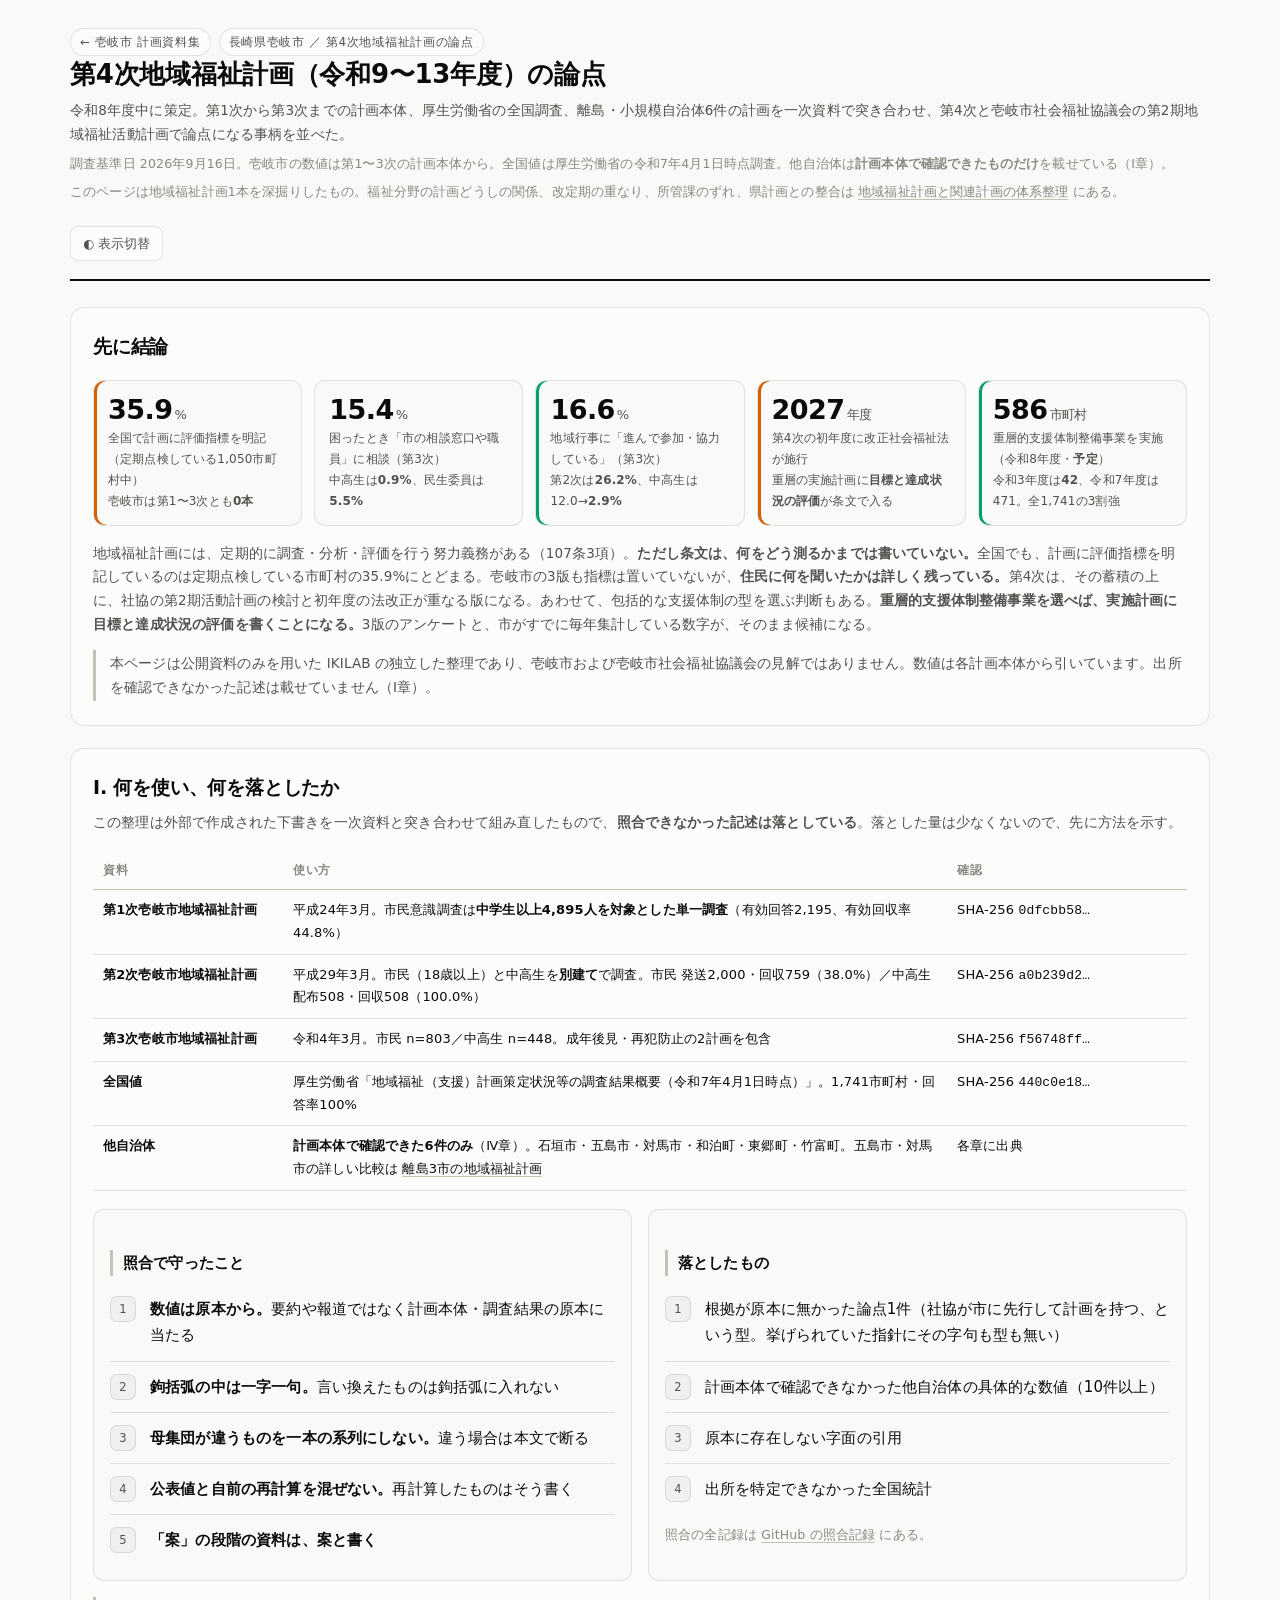
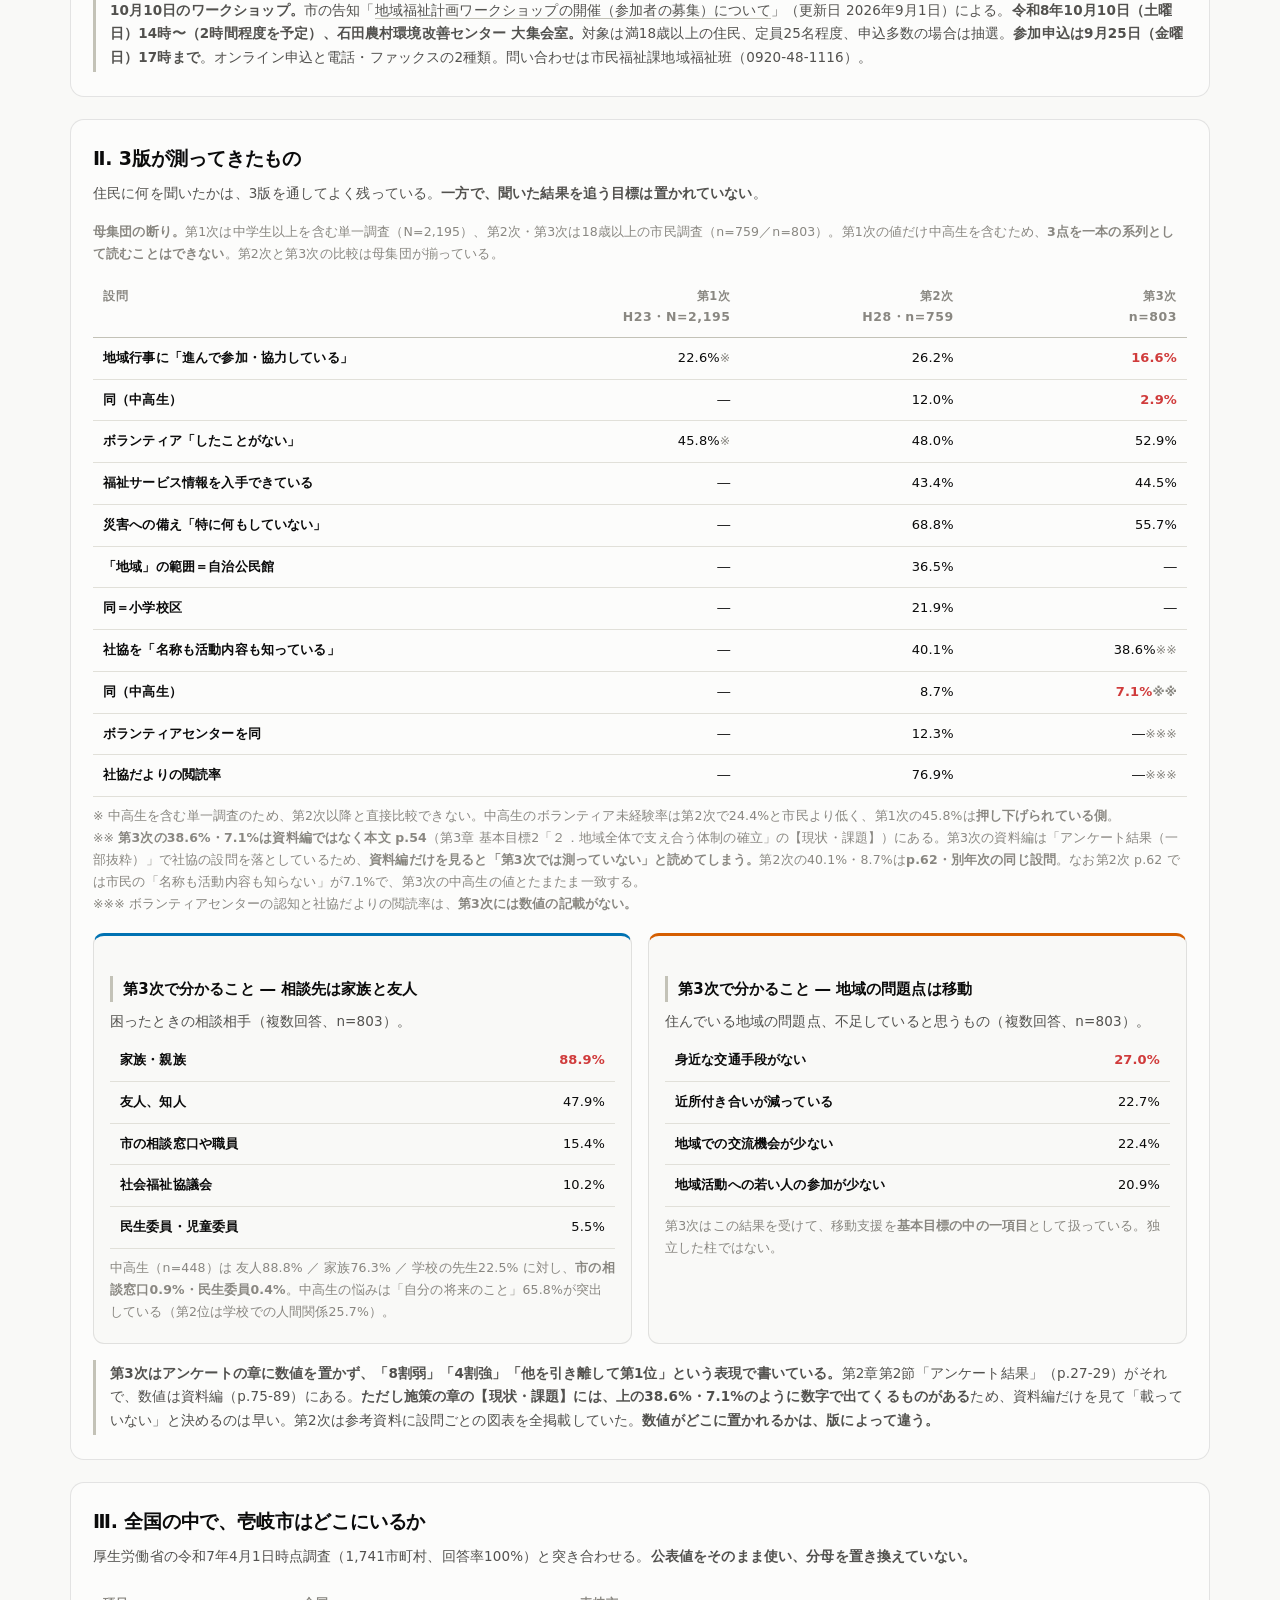
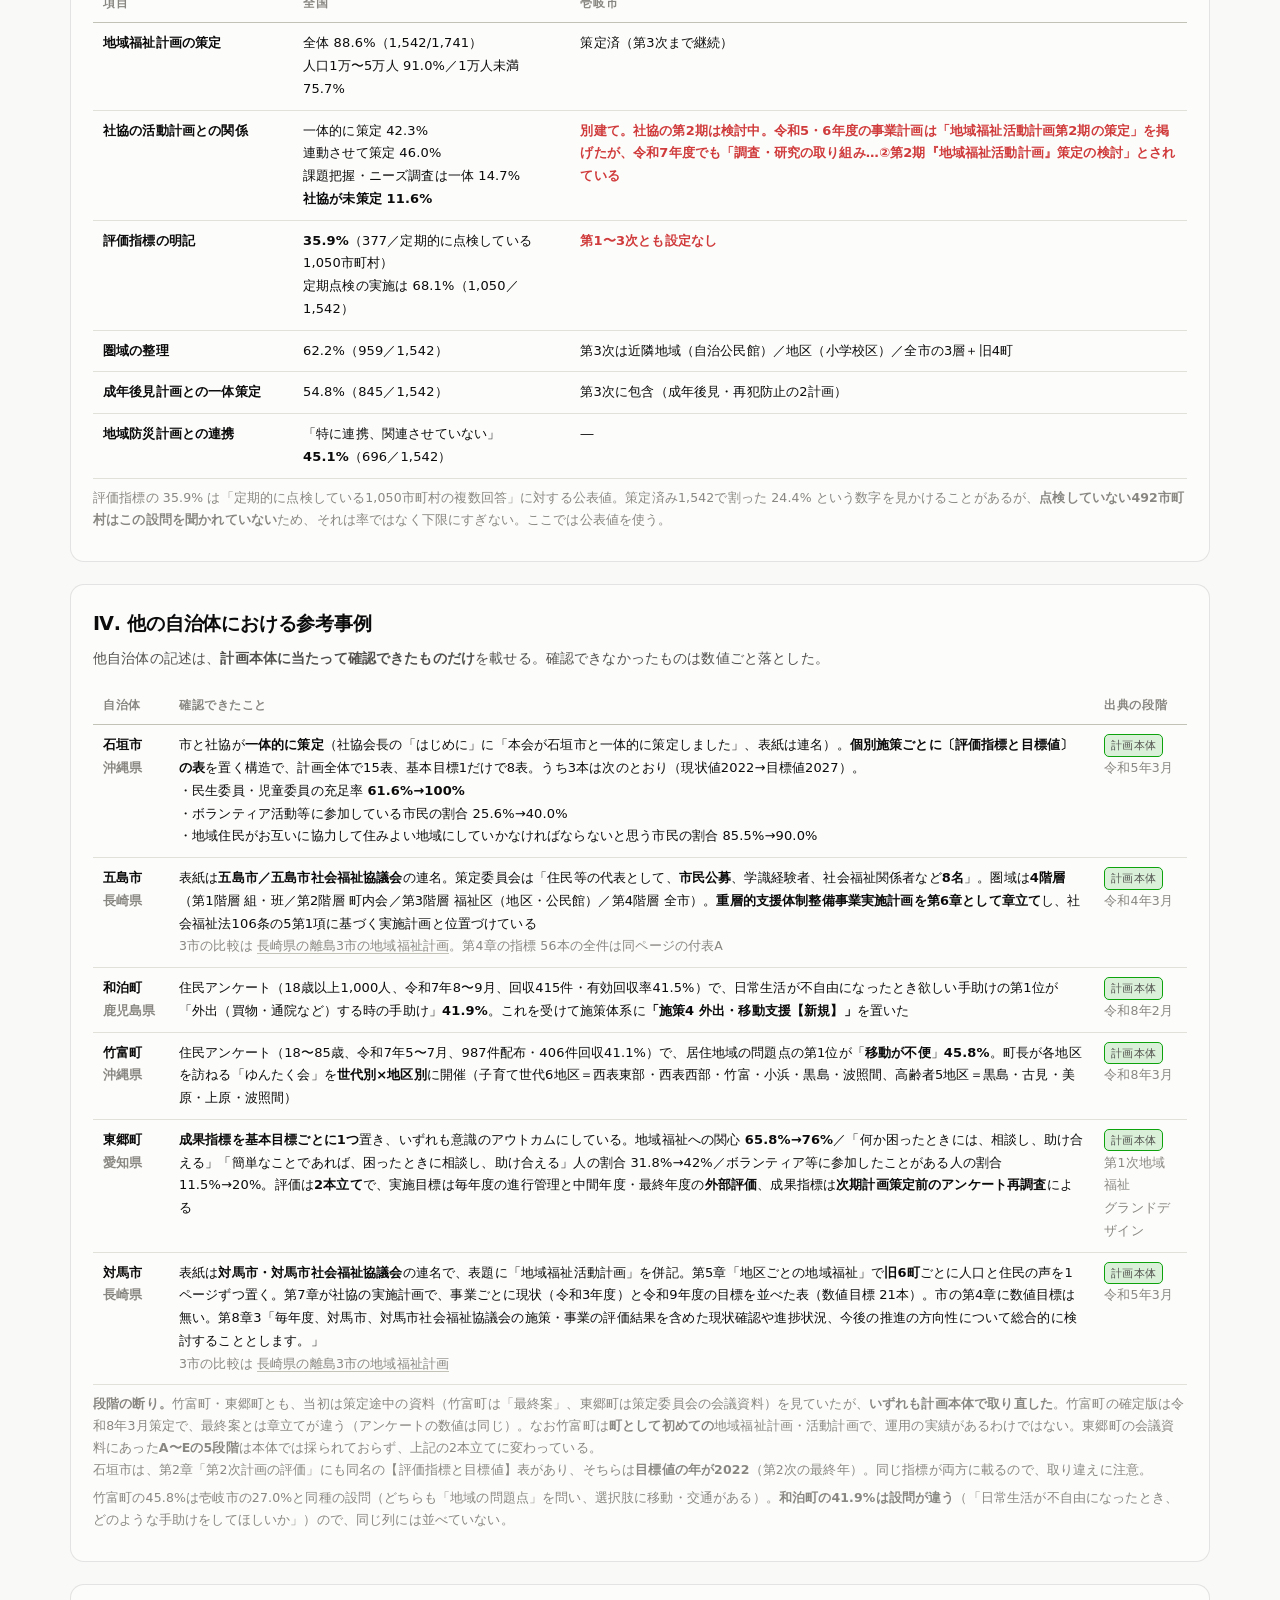
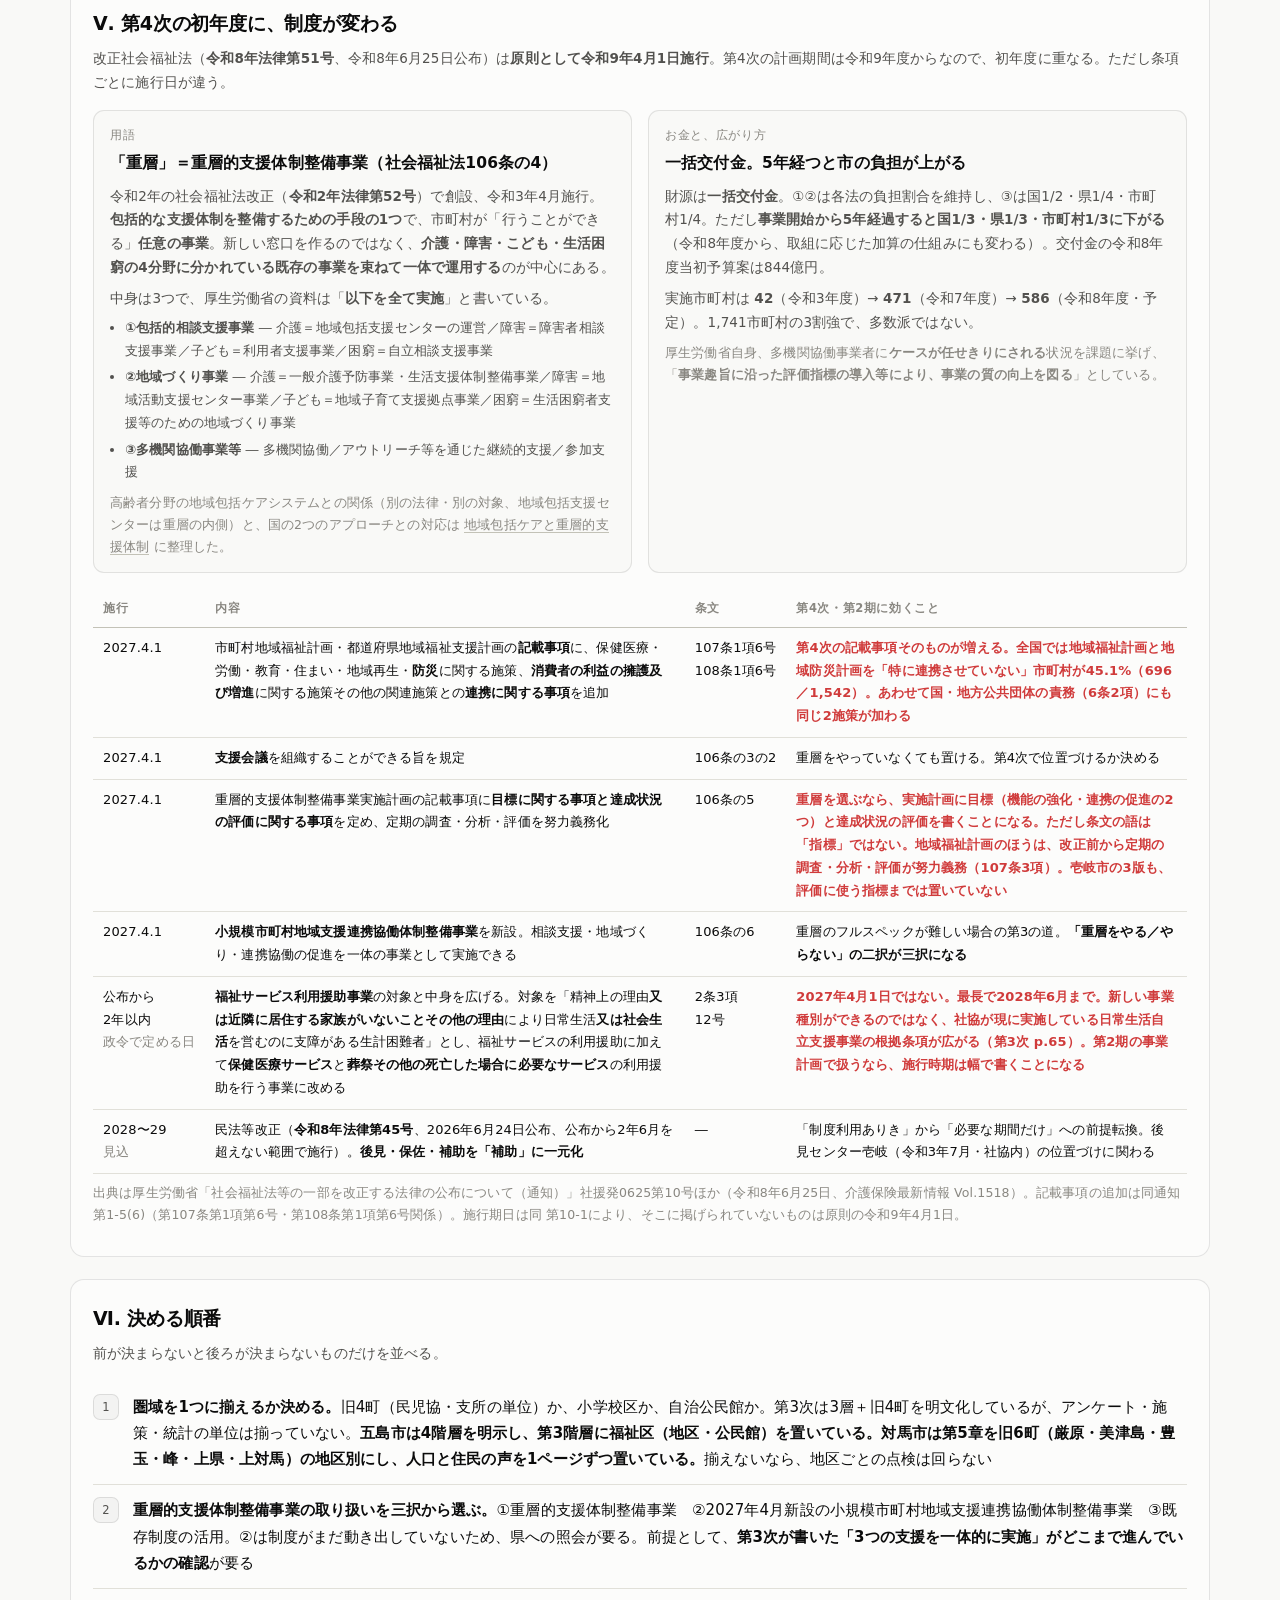
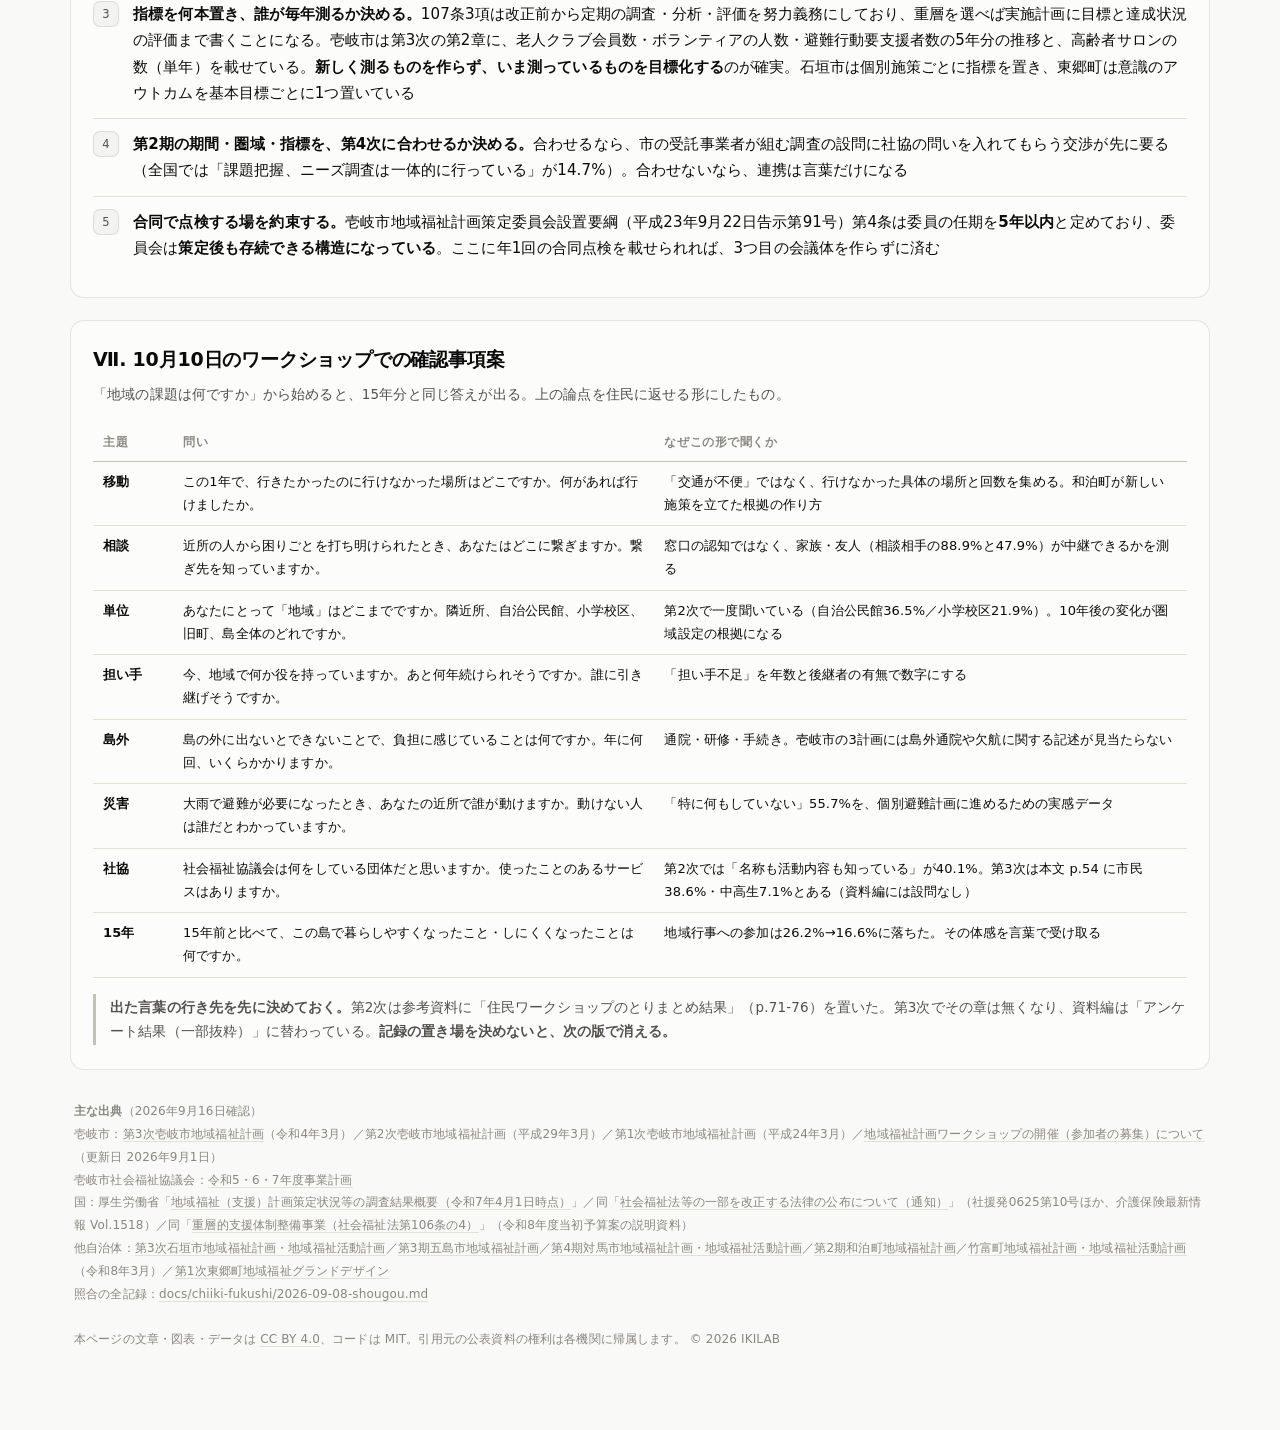
<file: plans/chiiki-fukushi-4/index.html>
<!DOCTYPE html>
<html lang="ja">
<head>
<meta charset="utf-8">
<meta name="viewport" content="width=device-width, initial-scale=1">
<title>壱岐市 第4次地域福祉計画の論点 | 壱岐市 計画資料集</title>
<meta name="description" content="長崎県壱岐市の第4次地域福祉計画（令和9〜13年度）に向けて、第1次から第3次までの計画本体・厚生労働省の全国調査・離島や小規模自治体6件の計画を一次資料で突き合わせ、論点を並べた。照合の全記録も公開している。">
<link rel="canonical" href="https://keikaku.ikilab.org/plans/chiiki-fukushi-4/">
<meta property="og:type" content="article">
<meta property="og:site_name" content="壱岐市 計画資料集">
<meta property="og:title" content="壱岐市 第4次地域福祉計画の論点">
<meta property="og:description" content="第4次の初年度に改正社会福祉法が施行される。第1〜3次の計画本体、厚生労働省の全国調査、離島5市町を含む6件の計画を一次資料で突き合わせ、論点を並べた。照合の全記録つき。">
<meta property="og:url" content="https://keikaku.ikilab.org/plans/chiiki-fukushi-4/">
<meta property="og:locale" content="ja_JP">
<meta property="og:image" content="https://keikaku.ikilab.org/assets/og-chiiki-fukushi-4.png">
<meta property="og:image:width" content="1200">
<meta property="og:image:height" content="630">
<meta property="og:image:alt" content="第3次のアンケートで、困ったときの相談相手が家族・親族88.9%、友人・知人47.9%に対し、市の相談窓口15.4%、社会福祉協議会10.2%、民生委員・児童委員5.5%であることを示した横棒グラフ。中高生の市の相談窓口は0.9%">
<meta name="twitter:image" content="https://keikaku.ikilab.org/assets/og-chiiki-fukushi-4.png">
<meta name="twitter:card" content="summary_large_image">
<link rel="stylesheet" href="../../assets/palette.css">
<style>
:root{
  color-scheme: light;
  --page:#f9f9f7; --surface:#fcfcfb;
  --ink:#0b0b0b; --ink2:#52514e; --muted:#898781;
  --grid:#e1e0d9; --axis:#c3c2b7; --ring:rgba(11,11,11,0.10);
  --wash:rgba(11,11,11,0.035);
  --dpos:var(--c1); --dneg:#e34948; --dmid:#f0efec;
  --warn:#fab219; --crit:#d03b3b; --good:#0ca30c; --goodtx:#006300;
}
:root[data-theme="dark"]{
  color-scheme: dark;
  --page:#0d0d0d; --surface:#1a1a19;
  --ink:#ffffff; --ink2:#c3c2b7; --muted:#898781;
  --grid:#2c2c2a; --axis:#383835; --ring:rgba(255,255,255,0.10);
  --wash:rgba(255,255,255,0.05);
  --dpos:var(--c1); --dneg:#e66767; --dmid:#383835;
  --goodtx:#0ca30c;
}
@media (prefers-color-scheme: dark){
  :root:not([data-theme="light"]){
    color-scheme: dark;
    --page:#0d0d0d; --surface:#1a1a19;
    --ink:#ffffff; --ink2:#c3c2b7; --muted:#898781;
    --grid:#2c2c2a; --axis:#383835; --ring:rgba(255,255,255,0.10);
    --wash:rgba(255,255,255,0.05);
    --dpos:var(--c1); --dneg:#e66767; --dmid:#383835;
    --goodtx:#0ca30c;
  }
}
*{box-sizing:border-box}
html,body{margin:0;padding:0}
body{background:var(--page);color:var(--ink);
  font-family:system-ui,-apple-system,"Hiragino Sans","Noto Sans JP","Yu Gothic UI",sans-serif;
  font-size:15px;line-height:1.75;letter-spacing:.01em}
.wrap{max-width:1180px;margin:0 auto;padding:28px 20px 80px}
h1{font-size:26px;line-height:1.4;margin:0 0 6px;letter-spacing:-.01em}
h2{font-size:19px;margin:0 0 4px;letter-spacing:-.01em}
h3{font-size:15px;margin:26px 0 8px;padding-left:10px;border-left:3px solid var(--axis)}
p{margin:.5em 0}
a{color:inherit;text-decoration:none;border-bottom:1px solid var(--axis)}
a:hover{border-bottom-color:currentColor}
.sub{color:var(--ink2);font-size:13.5px}
.mut{color:var(--muted);font-size:12.5px}
b{font-weight:650}
header.top{display:flex;justify-content:space-between;align-items:flex-start;gap:16px;flex-wrap:wrap;
  padding-bottom:18px;border-bottom:2px solid var(--ink);margin-bottom:26px}
a.badge.home{text-decoration:none;margin-right:8px}
a.badge.home:hover{background:var(--wash);border-color:var(--axis)}
.badge{display:inline-block;font-size:11.5px;letter-spacing:.06em;padding:3px 9px;border:1px solid var(--ring);
  border-radius:999px;color:var(--ink2);background:var(--surface)}
button.tg{font:inherit;font-size:12.5px;padding:6px 12px;border:1px solid var(--ring);border-radius:8px;
  background:var(--surface);color:var(--ink2);cursor:pointer}
button.tg:hover{background:var(--wash)}
section{background:var(--surface);border:1px solid var(--ring);border-radius:14px;padding:22px 22px 24px;margin:0 0 22px}
section > .hd{margin-bottom:16px}

.tiles{display:grid;grid-template-columns:repeat(auto-fit,minmax(180px,1fr));gap:12px}
.tile{border:1px solid var(--ring);border-radius:11px;padding:13px 14px;background:var(--page)}
.tile .v{font-size:27px;line-height:1.15;font-weight:650;letter-spacing:-.02em}
.tile .v small{font-size:13px;font-weight:500;color:var(--ink2);margin-left:2px}
.tile .k{font-size:12px;color:var(--ink2);margin-top:3px}
.tile.a{box-shadow:inset 3px 0 0 var(--c2)}
.tile.b{box-shadow:inset 3px 0 0 var(--c3)}

.two{display:grid;grid-template-columns:1fr 1fr;gap:16px}
@media (max-width:820px){.two{grid-template-columns:1fr}}
.card{border:1px solid var(--ring);border-radius:11px;padding:14px 16px;background:var(--page)}
.card .tl{font-size:11.5px;letter-spacing:.06em;color:var(--muted);margin-bottom:4px}
.card h4{margin:0 0 8px;font-size:15.5px}
.card ul{margin:6px 0 0;padding-left:1.15em;font-size:13px;color:var(--ink2)}
.card ul li{margin:4px 0}
.card.p7{border-top:3px solid var(--c1)}
.card.p8{border-top:3px solid var(--c2)}

.tblwrap{overflow-x:auto;margin-top:6px}
/* 2枚組の中の表は枠の幅に合わせる。既定の min-width:720px だと枠を割り、ページごと横に伸びる */
.two .card table{min-width:0}
.two .card td.k{width:auto;white-space:normal}
/* 設問・主題の列は折り返す。既定の td.k は nowrap なので、長い文だと列が伸びきる */
table.q td.k{width:auto;white-space:normal}
/* 自治体名は最長で「鹿児島県」の4文字。既定の 190px は空きすぎる */
table.muni td.k{width:76px}
table{border-collapse:collapse;width:100%;font-size:13px;min-width:720px}
th,td{text-align:left;vertical-align:top;padding:9px 10px;border-bottom:1px solid var(--grid)}
thead th{font-size:11.5px;letter-spacing:.05em;color:var(--muted);font-weight:600;border-bottom:1px solid var(--axis);white-space:nowrap}
tbody tr:hover{background:var(--wash)}
td.n,th.n{text-align:right;font-variant-numeric:tabular-nums;white-space:nowrap}
td.k{font-weight:600;width:190px;white-space:nowrap}
td.nw{white-space:nowrap}
tfoot td{border-top:1px solid var(--axis);border-bottom:none;font-weight:650}
.hi{color:var(--crit);font-weight:650}
.lo{color:var(--goodtx);font-weight:650}
.pill{display:inline-block;font-size:10.5px;padding:1px 6px;border-radius:5px;border:1px solid var(--ring);color:var(--ink2);white-space:nowrap}
.pill.w{border-color:var(--warn);background:color-mix(in srgb,var(--warn) 18%,transparent)}
.pill.g{border-color:var(--good);background:color-mix(in srgb,var(--good) 14%,transparent)}
.pill.c{border-color:var(--crit);background:color-mix(in srgb,var(--crit) 12%,transparent)}

/* charts */
.chart{position:relative}
.chart svg{display:block;width:100%;height:auto;overflow:visible}
.legend{display:flex;flex-wrap:wrap;gap:14px;margin:10px 0 0;font-size:12px;color:var(--ink2)}
.legend span{display:inline-flex;align-items:center;gap:6px}
.legend i{width:14px;height:3px;border-radius:2px;display:inline-block}
.legend i.sq{width:11px;height:11px;border-radius:3px}
.tip{position:absolute;pointer-events:none;opacity:0;transition:opacity .1s;background:var(--surface);
  border:1px solid var(--ring);border-radius:8px;padding:7px 10px;font-size:12px;line-height:1.6;
  box-shadow:0 4px 16px rgba(0,0,0,.14);z-index:9;white-space:nowrap}
.tip b{font-variant-numeric:tabular-nums}
.cap{font-size:12px;color:var(--muted);margin-top:10px}

/* horizontal bars */
.ach{display:grid;grid-template-columns:230px 1fr 74px;gap:10px;align-items:center;font-size:12.5px;padding:3px 0}
.ach .lb{color:var(--ink2);line-height:1.35}
.ach .tr{position:relative;height:15px;background:var(--wash);border-radius:4px;overflow:visible}
.ach .fl{position:absolute;left:0;top:0;bottom:0;border-radius:4px;background:var(--c1)}
.ach .fl.alt{background:var(--c2)}
.ach .ref{position:absolute;top:-3px;bottom:-3px;width:2px;background:var(--axis)}
.ach .vv{text-align:right;font-variant-numeric:tabular-nums;font-weight:600}
.achhd{display:grid;grid-template-columns:230px 1fr 74px;gap:10px;font-size:11px;color:var(--muted);
  padding-bottom:6px;border-bottom:1px solid var(--grid);margin-bottom:8px}
@media (max-width:700px){.ach,.achhd{grid-template-columns:150px 1fr 62px}}

ol.notes{margin:8px 0 0;padding-left:0;list-style:none;counter-reset:n}
ol.notes li{counter-increment:n;position:relative;padding:12px 0 12px 40px;border-bottom:1px solid var(--grid)}
ol.notes li:last-child{border-bottom:none}
ol.notes li::before{content:counter(n);position:absolute;left:0;top:12px;width:24px;height:24px;border-radius:7px;
  background:var(--wash);border:1px solid var(--ring);display:flex;align-items:center;justify-content:center;
  font-size:11.5px;color:var(--ink2)}
.tag{display:inline-block;font-size:10.5px;letter-spacing:.04em;padding:1px 7px;border-radius:5px;margin-right:8px;
  border:1px solid var(--ring);color:var(--ink2)}
.note{border-left:3px solid var(--axis);padding:2px 0 2px 14px;margin:14px 0 0;color:var(--ink2);font-size:13.5px}
footer{color:var(--muted);font-size:12px;padding:8px 4px 0;line-height:1.9}
footer a{border-bottom-color:var(--grid)}
@media print{body{background:#fff}section{break-inside:avoid}button.tg{display:none}}
</style>
</head>
<body>
<div class="wrap">

<header class="top">
  <div>
    <a href="../../" class="badge home">← 壱岐市 計画資料集</a><span class="badge">長崎県壱岐市 ／ 第4次地域福祉計画の論点</span>
    <h1>第4次地域福祉計画（令和9〜13年度）の論点</h1>
    <p class="sub">令和8年度中に策定。第1次から第3次までの計画本体、厚生労働省の全国調査、離島・小規模自治体6件の計画を一次資料で突き合わせ、第4次と壱岐市社会福祉協議会の第2期地域福祉活動計画で論点になる事柄を並べた。</p>
    <p class="mut">調査基準日 2026年9月16日。壱岐市の数値は第1〜3次の計画本体から。全国値は厚生労働省の令和7年4月1日時点調査。他自治体は<b>計画本体で確認できたものだけ</b>を載せている（Ⅰ章）。</p>
    <p class="mut">このページは地域福祉計画1本を深掘りしたもの。福祉分野の計画どうしの関係、改定期の重なり、所管課のずれ、県計画との整合は <a href="../fukushi/">地域福祉計画と関連計画の体系整理</a> にある。</p>
  </div>
  <button class="tg" id="tg">◐ 表示切替</button>
</header>

<section>
  <div class="hd"><h2>先に結論</h2></div>
  <div class="tiles">
    <div class="tile a"><div class="v">35.9<small>%</small></div><div class="k">全国で計画に評価指標を明記（定期点検している1,050市町村中）<br>壱岐市は第1〜3次とも<b>0本</b></div></div>
    <div class="tile"><div class="v">15.4<small>%</small></div><div class="k">困ったとき「市の相談窓口や職員」に相談（第3次）<br>中高生は<b>0.9%</b>、民生委員は<b>5.5%</b></div></div>
    <div class="tile b"><div class="v">16.6<small>%</small></div><div class="k">地域行事に「進んで参加・協力している」（第3次）<br>第2次は<b>26.2%</b>、中高生は12.0→<b>2.9%</b></div></div>
    <div class="tile a"><div class="v">2027<small>年度</small></div><div class="k">第4次の初年度に改正社会福祉法が施行<br>重層の実施計画に<b>目標と達成状況の評価</b>が条文で入る</div></div>
    <div class="tile b"><div class="v">586<small>市町村</small></div><div class="k">重層的支援体制整備事業を実施（令和8年度・<b>予定</b>）<br>令和3年度は<b>42</b>、令和7年度は471。全1,741の3割強</div></div>
  </div>
  <p class="sub" style="margin-top:16px">地域福祉計画には、定期的に調査・分析・評価を行う努力義務がある（107条3項）。<b>ただし条文は、何をどう測るかまでは書いていない。</b>全国でも、計画に評価指標を明記しているのは定期点検している市町村の35.9%にとどまる。壱岐市の3版も指標は置いていないが、<b>住民に何を聞いたかは詳しく残っている。</b>第4次は、その蓄積の上に、社協の第2期活動計画の検討と初年度の法改正が重なる版になる。あわせて、包括的な支援体制の型を選ぶ判断もある。<b>重層的支援体制整備事業を選べば、実施計画に目標と達成状況の評価を書くことになる。</b>3版のアンケートと、市がすでに毎年集計している数字が、そのまま候補になる。</p>
  <p class="note">本ページは公開資料のみを用いた IKILAB の独立した整理であり、壱岐市および壱岐市社会福祉協議会の見解ではありません。数値は各計画本体から引いています。出所を確認できなかった記述は載せていません（Ⅰ章）。</p>
</section>

<section>
  <div class="hd">
    <h2>Ⅰ. 何を使い、何を落としたか</h2>
    <p class="sub">この整理は外部で作成された下書きを一次資料と突き合わせて組み直したもので、<b>照合できなかった記述は落としている</b>。落とした量は少なくないので、先に方法を示す。</p>
  </div>
  <div class="tblwrap"><table>
    <thead><tr><th style="min-width:150px">資料</th><th style="min-width:280px">使い方</th><th style="min-width:240px">確認</th></tr></thead>
    <tbody>
      <tr><td class="k">第1次壱岐市地域福祉計画</td><td>平成24年3月。市民意識調査は<b>中学生以上4,895人を対象とした単一調査</b>（有効回答2,195、有効回収率44.8%）</td><td>SHA-256 <code>0dfcbb58…</code></td></tr>
      <tr><td class="k">第2次壱岐市地域福祉計画</td><td>平成29年3月。市民（18歳以上）と中高生を<b>別建て</b>で調査。市民 発送2,000・回収759（38.0%）／中高生 配布508・回収508（100.0%）</td><td>SHA-256 <code>a0b239d2…</code></td></tr>
      <tr><td class="k">第3次壱岐市地域福祉計画</td><td>令和4年3月。市民 n=803／中高生 n=448。成年後見・再犯防止の2計画を包含</td><td>SHA-256 <code>f56748ff…</code></td></tr>
      <tr><td class="k">全国値</td><td>厚生労働省「地域福祉（支援）計画策定状況等の調査結果概要（令和7年4月1日時点）」。1,741市町村・回答率100%</td><td>SHA-256 <code>440c0e18…</code></td></tr>
      <tr><td class="k">他自治体</td><td><b>計画本体で確認できた6件のみ</b>（Ⅳ章）。石垣市・五島市・対馬市・和泊町・東郷町・竹富町。五島市・対馬市の詳しい比較は <a href="../chiiki-fukushi-3shi/">離島3市の地域福祉計画</a></td><td>各章に出典</td></tr>
    </tbody>
  </table></div>

  <div class="two" style="margin-top:18px">
    <div class="card">
      <h3>照合で守ったこと</h3>
      <ol class="notes">
        <li><b>数値は原本から。</b>要約や報道ではなく計画本体・調査結果の原本に当たる</li>
        <li><b>鉤括弧の中は一字一句。</b>言い換えたものは鉤括弧に入れない</li>
        <li><b>母集団が違うものを一本の系列にしない。</b>違う場合は本文で断る</li>
        <li><b>公表値と自前の再計算を混ぜない。</b>再計算したものはそう書く</li>
        <li><b>「案」の段階の資料は、案と書く</b></li>
      </ol>
    </div>
    <div class="card">
      <h3>落としたもの</h3>
      <ol class="notes">
        <li>根拠が原本に無かった論点1件（社協が市に先行して計画を持つ、という型。挙げられていた指針にその字句も型も無い）</li>
        <li>計画本体で確認できなかった他自治体の具体的な数値（10件以上）</li>
        <li>原本に存在しない字面の引用</li>
        <li>出所を特定できなかった全国統計</li>
      </ol>
      <p class="mut" style="margin-top:10px">照合の全記録は <a href="https://github.com/ikilab-org/iki-keikaku/blob/main/docs/chiiki-fukushi/2026-09-08-shougou.md" target="_blank" rel="noopener">GitHub の照合記録</a> にある。</p>
    </div>
  </div>

  <p class="note" style="margin-top:16px"><b>10月10日のワークショップ。</b>市の告知「<a href="https://www.city.iki.nagasaki.jp/soshiki/shimin/ippan/16365.html" target="_blank" rel="noopener">地域福祉計画ワークショップの開催（参加者の募集）について</a>」（更新日 2026年9月1日）による。<b>令和8年10月10日（土曜日）14時〜（2時間程度を予定）、石田農村環境改善センター 大集会室。</b>対象は満18歳以上の住民、定員25名程度、申込多数の場合は抽選。<b>参加申込は9月25日（金曜日）17時まで</b>。オンライン申込と電話・ファックスの2種類。問い合わせは市民福祉課地域福祉班（0920-48-1116）。</p>
</section>

<section>
  <div class="hd">
    <h2>Ⅱ. 3版が測ってきたもの</h2>
    <p class="sub">住民に何を聞いたかは、3版を通してよく残っている。<b>一方で、聞いた結果を追う目標は置かれていない</b>。</p>
  </div>

  <p class="mut" style="margin-bottom:12px"><b>母集団の断り。</b>第1次は中学生以上を含む単一調査（N=2,195）、第2次・第3次は18歳以上の市民調査（n=759／n=803）。第1次の値だけ中高生を含むため、<b>3点を一本の系列として読むことはできない</b>。第2次と第3次の比較は母集団が揃っている。</p>

  <div class="tblwrap"><table class="q">
    <thead><tr><th style="width:38%">設問</th><th class="n" style="width:20%">第1次<br><span class="mut">H23・N=2,195</span></th><th class="n" style="width:20%">第2次<br><span class="mut">H28・n=759</span></th><th class="n" style="width:20%">第3次<br><span class="mut">n=803</span></th></tr></thead>
    <tbody>
      <tr><td class="k">地域行事に「進んで参加・協力している」</td><td class="n">22.6%<span class="mut">※</span></td><td class="n">26.2%</td><td class="n hi">16.6%</td></tr>
      <tr><td class="k">同（中高生）</td><td class="n">―</td><td class="n">12.0%</td><td class="n hi">2.9%</td></tr>
      <tr><td class="k">ボランティア「したことがない」</td><td class="n">45.8%<span class="mut">※</span></td><td class="n">48.0%</td><td class="n">52.9%</td></tr>
      <tr><td class="k">福祉サービス情報を入手できている</td><td class="n">―</td><td class="n">43.4%</td><td class="n">44.5%</td></tr>
      <tr><td class="k">災害への備え「特に何もしていない」</td><td class="n">―</td><td class="n">68.8%</td><td class="n">55.7%</td></tr>
      <tr><td class="k">「地域」の範囲＝自治公民館</td><td class="n">―</td><td class="n">36.5%</td><td class="n">―</td></tr>
      <tr><td class="k">同＝小学校区</td><td class="n">―</td><td class="n">21.9%</td><td class="n">―</td></tr>
      <tr><td class="k">社協を「名称も活動内容も知っている」</td><td class="n">―</td><td class="n">40.1%</td><td class="n">38.6%<span class="mut">※※</span></td></tr>
      <tr><td class="k">同（中高生）</td><td class="n">―</td><td class="n">8.7%</td><td class="n hi">7.1%<span class="mut">※※</span></td></tr>
      <tr><td class="k">ボランティアセンターを同</td><td class="n">―</td><td class="n">12.3%</td><td class="n">―<span class="mut">※※※</span></td></tr>
      <tr><td class="k">社協だよりの閲読率</td><td class="n">―</td><td class="n">76.9%</td><td class="n">―<span class="mut">※※※</span></td></tr>
    </tbody>
  </table></div>
  <p class="mut" style="margin-top:8px">※ 中高生を含む単一調査のため、第2次以降と直接比較できない。中高生のボランティア未経験率は第2次で24.4%と市民より低く、第1次の45.8%は<b>押し下げられている側</b>。<br>※※ <b>第3次の38.6%・7.1%は資料編ではなく本文 p.54</b>（第3章 基本目標2「２．地域全体で支え合う体制の確立」の【現状・課題】）にある。第3次の資料編は「アンケート結果（一部抜粋）」で社協の設問を落としているため、<b>資料編だけを見ると「第3次では測っていない」と読めてしまう。</b>第2次の40.1%・8.7%は<b>p.62・別年次の同じ設問</b>。なお第2次 p.62 では市民の「名称も活動内容も知らない」が7.1%で、第3次の中高生の値とたまたま一致する。<br>※※※ ボランティアセンターの認知と社協だよりの閲読率は、<b>第3次には数値の記載がない。</b></p>

  <div class="two" style="margin-top:18px">
    <div class="card p7">
      <h3>第3次で分かること ― 相談先は家族と友人</h3>
      <p class="sub">困ったときの相談相手（複数回答、n=803）。</p>
      <div class="tblwrap"><table>
        <tbody>
          <tr><td class="k">家族・親族</td><td class="n hi">88.9%</td></tr>
          <tr><td class="k">友人、知人</td><td class="n">47.9%</td></tr>
          <tr><td class="k">市の相談窓口や職員</td><td class="n">15.4%</td></tr>
          <tr><td class="k">社会福祉協議会</td><td class="n">10.2%</td></tr>
          <tr><td class="k">民生委員・児童委員</td><td class="n">5.5%</td></tr>
        </tbody>
      </table></div>
      <p class="mut" style="margin-top:8px">中高生（n=448）は 友人88.8% ／ 家族76.3% ／ 学校の先生22.5% に対し、<b>市の相談窓口0.9%・民生委員0.4%</b>。中高生の悩みは「自分の将来のこと」65.8%が突出している（第2位は学校での人間関係25.7%）。</p>
    </div>
    <div class="card p8">
      <h3>第3次で分かること ― 地域の問題点は移動</h3>
      <p class="sub">住んでいる地域の問題点、不足していると思うもの（複数回答、n=803）。</p>
      <div class="tblwrap"><table>
        <tbody>
          <tr><td class="k">身近な交通手段がない</td><td class="n hi">27.0%</td></tr>
          <tr><td class="k">近所付き合いが減っている</td><td class="n">22.7%</td></tr>
          <tr><td class="k">地域での交流機会が少ない</td><td class="n">22.4%</td></tr>
          <tr><td class="k">地域活動への若い人の参加が少ない</td><td class="n">20.9%</td></tr>
        </tbody>
      </table></div>
      <p class="mut" style="margin-top:8px">第3次はこの結果を受けて、移動支援を<b>基本目標の中の一項目</b>として扱っている。独立した柱ではない。</p>
    </div>
  </div>

  <p class="note" style="margin-top:16px"><b>第3次はアンケートの章に数値を置かず、「8割弱」「4割強」「他を引き離して第1位」という表現で書いている。</b>第2章第2節「アンケート結果」（p.27-29）がそれで、数値は資料編（p.75-89）にある。<b>ただし施策の章の【現状・課題】には、上の38.6%・7.1%のように数字で出てくるものがある</b>ため、資料編だけを見て「載っていない」と決めるのは早い。第2次は参考資料に設問ごとの図表を全掲載していた。<b>数値がどこに置かれるかは、版によって違う。</b></p>
</section>

<section>
  <div class="hd">
    <h2>Ⅲ. 全国の中で、壱岐市はどこにいるか</h2>
    <p class="sub">厚生労働省の令和7年4月1日時点調査（1,741市町村、回答率100%）と突き合わせる。<b>公表値をそのまま使い、分母を置き換えていない。</b></p>
  </div>
  <div class="tblwrap"><table>
    <thead><tr><th style="min-width:200px">項目</th><th style="min-width:230px">全国</th><th style="min-width:280px">壱岐市</th></tr></thead>
    <tbody>
      <tr><td class="k">地域福祉計画の策定</td><td>全体 88.6%（1,542/1,741）<br>人口1万〜5万人 91.0%／1万人未満 75.7%</td><td>策定済（第3次まで継続）</td></tr>
      <tr><td class="k">社協の活動計画との関係</td><td>一体的に策定 42.3%<br>連動させて策定 46.0%<br>課題把握・ニーズ調査は一体 14.7%<br><b>社協が未策定 11.6%</b></td><td class="hi">別建て。<b>社協の第2期は検討中</b>。令和5・6年度の事業計画は「地域福祉活動計画第2期の策定」を掲げたが、令和7年度でも「調査・研究の取り組み…②第2期『地域福祉活動計画』策定の検討」とされている</td></tr>
      <tr><td class="k">評価指標の明記</td><td><b>35.9%</b>（377／定期的に点検している1,050市町村）<br>定期点検の実施は 68.1%（1,050／1,542）</td><td class="hi">第1〜3次とも設定なし</td></tr>
      <tr><td class="k">圏域の整理</td><td>62.2%（959／1,542）</td><td>第3次は近隣地域（自治公民館）／地区（小学校区）／全市の3層＋旧4町</td></tr>
      <tr><td class="k">成年後見計画との一体策定</td><td>54.8%（845／1,542）</td><td>第3次に包含（成年後見・再犯防止の2計画）</td></tr>
      <tr><td class="k">地域防災計画との連携</td><td>「特に連携、関連させていない」<b>45.1%</b>（696／1,542）</td><td>―</td></tr>
    </tbody>
  </table></div>
  <p class="mut" style="margin-top:8px">評価指標の 35.9% は「定期的に点検している1,050市町村の複数回答」に対する公表値。策定済み1,542で割った 24.4% という数字を見かけることがあるが、<b>点検していない492市町村はこの設問を聞かれていない</b>ため、それは率ではなく下限にすぎない。ここでは公表値を使う。</p>
</section>

<section>
  <div class="hd">
    <h2>Ⅳ. 他の自治体における参考事例</h2>
    <p class="sub">他自治体の記述は、<b>計画本体に当たって確認できたものだけ</b>を載せる。確認できなかったものは数値ごと落とした。</p>
  </div>
  <div class="tblwrap"><table class="muni">
    <thead><tr><th class="nw">自治体</th><th style="min-width:340px">確認できたこと</th><th class="nw">出典の段階</th></tr></thead>
    <tbody>
      <tr><td class="k">石垣市<br><span class="mut">沖縄県</span></td>
        <td>市と社協が<b>一体的に策定</b>（社協会長の「はじめに」に「本会が石垣市と一体的に策定しました」、表紙は連名）。<b>個別施策ごとに〔評価指標と目標値〕の表</b>を置く構造で、計画全体で15表、基本目標1だけで8表。うち3本は次のとおり（現状値2022→目標値2027）。<br>・民生委員・児童委員の充足率 <b>61.6%→100%</b><br>・ボランティア活動等に参加している市民の割合 25.6%→40.0%<br>・地域住民がお互いに協力して住みよい地域にしていかなければならないと思う市民の割合 85.5%→90.0%</td>
        <td><span class="pill g">計画本体</span><br><span class="mut">令和5年3月</span></td></tr>
      <tr><td class="k">五島市<br><span class="mut">長崎県</span></td>
        <td>表紙は<b>五島市／五島市社会福祉協議会</b>の連名。策定委員会は「住民等の代表として、<b>市民公募</b>、学識経験者、社会福祉関係者など<b>8名</b>」。圏域は<b>4階層</b>（第1階層 組・班／第2階層 町内会／第3階層 福祉区（地区・公民館）／第4階層 全市）。<b>重層的支援体制整備事業実施計画を第6章として章立て</b>し、社会福祉法106条の5第1項に基づく実施計画と位置づけている<br><span class="mut">3市の比較は <a href="../chiiki-fukushi-3shi/">長崎県の離島3市の地域福祉計画</a>。第4章の指標 56本の全件は同ページの付表A</span></td>
        <td><span class="pill g">計画本体</span><br><span class="mut">令和4年3月</span></td></tr>
      <tr><td class="k">和泊町<br><span class="mut">鹿児島県</span></td>
        <td>住民アンケート（18歳以上1,000人、令和7年8〜9月、回収415件・有効回収率41.5%）で、日常生活が不自由になったとき欲しい手助けの第1位が「外出（買物・通院など）する時の手助け」<b>41.9%</b>。これを受けて施策体系に<b>「施策4 外出・移動支援【新規】」</b>を置いた</td>
        <td><span class="pill g">計画本体</span><br><span class="mut">令和8年2月</span></td></tr>
      <tr><td class="k">竹富町<br><span class="mut">沖縄県</span></td>
        <td>住民アンケート（18〜85歳、令和7年5〜7月、987件配布・406件回収41.1%）で、居住地域の問題点の第1位が「<b>移動が不便</b>」<b>45.8%</b>。町長が各地区を訪ねる「ゆんたく会」を<b>世代別×地区別</b>に開催（子育て世代6地区＝西表東部・西表西部・竹富・小浜・黒島・波照間、高齢者5地区＝黒島・古見・美原・上原・波照間）</td>
        <td><span class="pill g">計画本体</span><br><span class="mut">令和8年3月</span></td></tr>
      <tr><td class="k">東郷町<br><span class="mut">愛知県</span></td>
        <td><b>成果指標を基本目標ごとに1つ</b>置き、いずれも意識のアウトカムにしている。地域福祉への関心 <b>65.8%→76%</b>／「何か困ったときには、相談し、助け合える」「簡単なことであれば、困ったときに相談し、助け合える」人の割合 31.8%→42%／ボランティア等に参加したことがある人の割合 11.5%→20%。評価は<b>2本立て</b>で、実施目標は毎年度の進行管理と中間年度・最終年度の<b>外部評価</b>、成果指標は<b>次期計画策定前のアンケート再調査</b>による</td>
        <td><span class="pill g">計画本体</span><br><span class="mut">第1次地域福祉<br>グランドデザイン</span></td></tr>
      <tr><td class="k">対馬市<br><span class="mut">長崎県</span></td>
        <td>表紙は<b>対馬市・対馬市社会福祉協議会</b>の連名で、表題に「地域福祉活動計画」を併記。第5章「地区ごとの地域福祉」で<b>旧6町</b>ごとに人口と住民の声を1ページずつ置く。第7章が社協の実施計画で、事業ごとに現状（令和3年度）と令和9年度の目標を並べた表（数値目標 21本）。市の第4章に数値目標は無い。第8章3「毎年度、対馬市、対馬市社会福祉協議会の施策・事業の評価結果を含めた現状確認や進捗状況、今後の推進の方向性について総合的に検討することとします。」<br><span class="mut">3市の比較は <a href="../chiiki-fukushi-3shi/">長崎県の離島3市の地域福祉計画</a></span></td>
        <td><span class="pill g">計画本体</span><br><span class="mut">令和5年3月</span></td></tr>
    </tbody>
  </table></div>
  <p class="mut" style="margin-top:8px"><b>段階の断り。</b>竹富町・東郷町とも、当初は策定途中の資料（竹富町は「最終案」、東郷町は策定委員会の会議資料）を見ていたが、<b>いずれも計画本体で取り直した</b>。竹富町の確定版は令和8年3月策定で、最終案とは章立てが違う（アンケートの数値は同じ）。なお竹富町は<b>町として初めての</b>地域福祉計画・活動計画で、運用の実績があるわけではない。東郷町の会議資料にあった<b>A〜Eの5段階</b>は本体では採られておらず、上記の2本立てに変わっている。<br>石垣市は、第2章「第2次計画の評価」にも同名の【評価指標と目標値】表があり、そちらは<b>目標値の年が2022</b>（第2次の最終年）。同じ指標が両方に載るので、取り違えに注意。</p>
  <p class="mut">竹富町の45.8%は壱岐市の27.0%と同種の設問（どちらも「地域の問題点」を問い、選択肢に移動・交通がある）。<b>和泊町の41.9%は設問が違う</b>（「日常生活が不自由になったとき、どのような手助けをしてほしいか」）ので、同じ列には並べていない。</p>
</section>

<section>
  <div class="hd">
    <h2>Ⅴ. 第4次の初年度に、制度が変わる</h2>
    <p class="sub">改正社会福祉法（<b>令和8年法律第51号</b>、令和8年6月25日公布）は<b>原則として令和9年4月1日施行</b>。第4次の計画期間は令和9年度からなので、初年度に重なる。ただし条項ごとに施行日が違う。</p>
  </div>

  <div class="two" style="margin-bottom:16px">
    <div class="card">
      <div class="tl">用語</div>
      <h4>「重層」＝重層的支援体制整備事業（社会福祉法106条の4）</h4>
      <p class="sub" style="margin:0 0 8px">令和2年の社会福祉法改正（<b>令和2年法律第52号</b>）で創設、令和3年4月施行。<b>包括的な支援体制を整備するための手段の1つ</b>で、市町村が「行うことができる」<b>任意の事業</b>。新しい窓口を作るのではなく、<b>介護・障害・こども・生活困窮の4分野に分かれている既存の事業を束ねて一体で運用する</b>のが中心にある。</p>
      <p class="sub" style="margin:0">中身は3つで、厚生労働省の資料は「<b>以下を全て実施</b>」と書いている。</p>
      <ul>
        <li><b>①包括的相談支援事業</b> ― 介護＝地域包括支援センターの運営／障害＝障害者相談支援事業／子ども＝利用者支援事業／困窮＝自立相談支援事業</li>
        <li><b>②地域づくり事業</b> ― 介護＝一般介護予防事業・生活支援体制整備事業／障害＝地域活動支援センター事業／子ども＝地域子育て支援拠点事業／困窮＝生活困窮者支援等のための地域づくり事業</li>
        <li><b>③多機関協働事業等</b> ― 多機関協働／アウトリーチ等を通じた継続的支援／参加支援</li>
      </ul>
      <p class="mut" style="margin:8px 0 0">高齢者分野の地域包括ケアシステムとの関係（別の法律・別の対象、地域包括支援センターは重層の内側）と、国の2つのアプローチとの対応は <a href="../houkatsu-jusou/">地域包括ケアと重層的支援体制</a> に整理した。</p>
    </div>
    <div class="card">
      <div class="tl">お金と、広がり方</div>
      <h4>一括交付金。5年経つと市の負担が上がる</h4>
      <p class="sub" style="margin:0 0 8px">財源は<b>一括交付金</b>。①②は各法の負担割合を維持し、③は国1/2・県1/4・市町村1/4。ただし<b>事業開始から5年経過すると国1/3・県1/3・市町村1/3に下がる</b>（令和8年度から、取組に応じた加算の仕組みにも変わる）。交付金の令和8年度当初予算案は844億円。</p>
      <p class="sub" style="margin:0 0 8px">実施市町村は <b>42</b>（令和3年度）→ <b>471</b>（令和7年度）→ <b>586</b>（令和8年度・予定）。1,741市町村の3割強で、多数派ではない。</p>
      <p class="mut" style="margin:0">厚生労働省自身、多機関協働事業者に<b>ケースが任せきりにされる</b>状況を課題に挙げ、「<b>事業趣旨に沿った評価指標の導入等により、事業の質の向上を図る</b>」としている。</p>
    </div>
  </div>

  <div class="tblwrap"><table>
    <thead><tr><th class="nw">施行</th><th style="min-width:300px">内容</th><th class="nw">条文</th><th style="min-width:240px">第4次・第2期に効くこと</th></tr></thead>
    <tbody>
      <tr><td class="nw">2027.4.1</td>
        <td>市町村地域福祉計画・都道府県地域福祉支援計画の<b>記載事項</b>に、保健医療・労働・教育・住まい・地域再生・<b>防災</b>に関する施策、<b>消費者の利益の擁護及び増進</b>に関する施策その他の関連施策との<b>連携に関する事項</b>を追加</td>
        <td class="nw">107条1項6号<br>108条1項6号</td>
        <td class="hi">第4次の<b>記載事項そのものが増える</b>。全国では地域福祉計画と地域防災計画を「特に連携させていない」市町村が45.1%（696／1,542）。あわせて国・地方公共団体の責務（6条2項）にも同じ2施策が加わる</td></tr>
      <tr><td class="nw">2027.4.1</td>
        <td><b>支援会議</b>を組織することができる旨を規定</td>
        <td class="nw">106条の3の2</td>
        <td>重層をやっていなくても置ける。第4次で位置づけるか決める</td></tr>
      <tr><td class="nw">2027.4.1</td>
        <td>重層的支援体制整備事業実施計画の記載事項に<b>目標に関する事項と達成状況の評価に関する事項</b>を定め、定期の調査・分析・評価を努力義務化</td>
        <td class="nw">106条の5</td>
        <td class="hi">重層を選ぶなら、実施計画に<b>目標</b>（機能の強化・連携の促進の2つ）と<b>達成状況の評価</b>を書くことになる。ただし条文の語は「指標」ではない。<b>地域福祉計画のほうは、改正前から定期の調査・分析・評価が努力義務</b>（107条3項）。壱岐市の3版も、評価に使う指標までは置いていない</td></tr>
      <tr><td class="nw">2027.4.1</td>
        <td><b>小規模市町村地域支援連携協働体制整備事業</b>を新設。相談支援・地域づくり・連携協働の促進を一体の事業として実施できる</td>
        <td class="nw">106条の6</td>
        <td>重層のフルスペックが難しい場合の第3の道。<b>「重層をやる／やらない」の二択が三択になる</b></td></tr>
      <tr><td class="nw">公布から<br>2年以内<br><span class="mut">政令で定める日</span></td>
        <td><b>福祉サービス利用援助事業</b>の対象と中身を広げる。対象を「精神上の理由<b>又は近隣に居住する家族がいないことその他の理由</b>により日常生活<b>又は社会生活</b>を営むのに支障がある生計困難者」とし、福祉サービスの利用援助に加えて<b>保健医療サービス</b>と<b>葬祭その他の死亡した場合に必要なサービス</b>の利用援助を行う事業に改める</td>
        <td class="nw">2条3項<br>12号</td>
        <td class="hi"><b>2027年4月1日ではない。</b>最長で2028年6月まで。<b>新しい事業種別ができるのではなく、社協が現に実施している日常生活自立支援事業の根拠条項が広がる</b>（第3次 p.65）。第2期の事業計画で扱うなら、施行時期は幅で書くことになる</td></tr>
      <tr><td class="nw">2028〜29<br><span class="mut">見込</span></td>
        <td>民法等改正（<b>令和8年法律第45号</b>、2026年6月24日公布、公布から2年6月を超えない範囲で施行）。<b>後見・保佐・補助を「補助」に一元化</b></td>
        <td class="nw">―</td>
        <td>「制度利用ありき」から「必要な期間だけ」への前提転換。後見センター壱岐（令和3年7月・社協内）の位置づけに関わる</td></tr>
    </tbody>
  </table></div>
  <p class="mut" style="margin-top:8px">出典は厚生労働省「社会福祉法等の一部を改正する法律の公布について（通知）」社援発0625第10号ほか（令和8年6月25日、介護保険最新情報 Vol.1518）。記載事項の追加は同通知 第1-5(6)（第107条第1項第6号・第108条第1項第6号関係）。施行期日は同 第10-1により、そこに掲げられていないものは原則の令和9年4月1日。</p>
</section>

<section>
  <div class="hd">
    <h2>Ⅵ. 決める順番</h2>
    <p class="sub">前が決まらないと後ろが決まらないものだけを並べる。</p>
  </div>
  <ol class="notes">
    <li><b>圏域を1つに揃えるか決める。</b>旧4町（民児協・支所の単位）か、小学校区か、自治公民館か。第3次は3層＋旧4町を明文化しているが、アンケート・施策・統計の単位は揃っていない。<b>五島市は4階層を明示し、第3階層に福祉区（地区・公民館）を置いている。</b><b>対馬市は第5章を旧6町（厳原・美津島・豊玉・峰・上県・上対馬）の地区別にし、人口と住民の声を1ページずつ置いている。</b>揃えないなら、地区ごとの点検は回らない</li>
    <li><b>重層的支援体制整備事業の取り扱いを三択から選ぶ。</b>①重層的支援体制整備事業　②2027年4月新設の小規模市町村地域支援連携協働体制整備事業　③既存制度の活用。②は制度がまだ動き出していないため、県への照会が要る。前提として、<b>第3次が書いた「3つの支援を一体的に実施」がどこまで進んでいるかの確認</b>が要る</li>
    <li><b>指標を何本置き、誰が毎年測るか決める。</b>107条3項は改正前から定期の調査・分析・評価を努力義務にしており、重層を選べば実施計画に目標と達成状況の評価まで書くことになる。壱岐市は第3次の第2章に、老人クラブ会員数・ボランティアの人数・避難行動要支援者数の5年分の推移と、高齢者サロンの数（単年）を載せている。<b>新しく測るものを作らず、いま測っているものを目標化する</b>のが確実。石垣市は個別施策ごとに指標を置き、東郷町は意識のアウトカムを基本目標ごとに1つ置いている</li>
    <li><b>第2期の期間・圏域・指標を、第4次に合わせるか決める。</b>合わせるなら、市の受託事業者が組む調査の設問に社協の問いを入れてもらう交渉が先に要る（全国では「課題把握、ニーズ調査は一体的に行っている」が14.7%）。合わせないなら、連携は言葉だけになる</li>
    <li><b>合同で点検する場を約束する。</b>壱岐市地域福祉計画策定委員会設置要綱（平成23年9月22日告示第91号）第4条は委員の任期を<b>5年以内</b>と定めており、委員会は<b>策定後も存続できる構造になっている</b>。ここに年1回の合同点検を載せられれば、3つ目の会議体を作らずに済む</li>
  </ol>
</section>

<section>
  <div class="hd">
    <h2>Ⅶ. 10月10日のワークショップでの確認事項案</h2>
    <p class="sub">「地域の課題は何ですか」から始めると、15年分と同じ答えが出る。上の論点を住民に返せる形にしたもの。</p>
  </div>
  <div class="tblwrap"><table class="q">
    <thead><tr><th style="width:80px">主題</th><th style="width:44%">問い</th><th>なぜこの形で聞くか</th></tr></thead>
    <tbody>
      <tr><td class="k">移動</td><td>この1年で、行きたかったのに行けなかった場所はどこですか。何があれば行けましたか。</td><td>「交通が不便」ではなく、行けなかった具体の場所と回数を集める。和泊町が新しい施策を立てた根拠の作り方</td></tr>
      <tr><td class="k">相談</td><td>近所の人から困りごとを打ち明けられたとき、あなたはどこに繋ぎますか。繋ぎ先を知っていますか。</td><td>窓口の認知ではなく、家族・友人（相談相手の88.9%と47.9%）が中継できるかを測る</td></tr>
      <tr><td class="k">単位</td><td>あなたにとって「地域」はどこまでですか。隣近所、自治公民館、小学校区、旧町、島全体のどれですか。</td><td>第2次で一度聞いている（自治公民館36.5%／小学校区21.9%）。10年後の変化が圏域設定の根拠になる</td></tr>
      <tr><td class="k">担い手</td><td>今、地域で何か役を持っていますか。あと何年続けられそうですか。誰に引き継げそうですか。</td><td>「担い手不足」を年数と後継者の有無で数字にする</td></tr>
      <tr><td class="k">島外</td><td>島の外に出ないとできないことで、負担に感じていることは何ですか。年に何回、いくらかかりますか。</td><td>通院・研修・手続き。壱岐市の3計画には島外通院や欠航に関する記述が見当たらない</td></tr>
      <tr><td class="k">災害</td><td>大雨で避難が必要になったとき、あなたの近所で誰が動けますか。動けない人は誰だとわかっていますか。</td><td>「特に何もしていない」55.7%を、個別避難計画に進めるための実感データ</td></tr>
      <tr><td class="k">社協</td><td>社会福祉協議会は何をしている団体だと思いますか。使ったことのあるサービスはありますか。</td><td>第2次では「名称も活動内容も知っている」が40.1%。第3次は本文 p.54 に市民38.6%・中高生7.1%とある（資料編には設問なし）</td></tr>
      <tr><td class="k">15年</td><td>15年前と比べて、この島で暮らしやすくなったこと・しにくくなったことは何ですか。</td><td>地域行事への参加は26.2%→16.6%に落ちた。その体感を言葉で受け取る</td></tr>
    </tbody>
  </table></div>
  <p class="note" style="margin-top:16px"><b>出た言葉の行き先を先に決めておく。</b>第2次は参考資料に「住民ワークショップのとりまとめ結果」（p.71-76）を置いた。第3次でその章は無くなり、資料編は「アンケート結果（一部抜粋）」に替わっている。<b>記録の置き場を決めないと、次の版で消える。</b></p>
</section>

<footer>
  <b>主な出典</b>（2026年9月16日確認）<br>
  壱岐市：<a href="https://www.city.iki.nagasaki.jp/soshiki/shimin/ippan/10381.html" target="_blank" rel="noopener">第3次壱岐市地域福祉計画</a>（令和4年3月）／第2次壱岐市地域福祉計画（平成29年3月）／第1次壱岐市地域福祉計画（平成24年3月）／<a href="https://www.city.iki.nagasaki.jp/soshiki/shimin/ippan/16365.html" target="_blank" rel="noopener">地域福祉計画ワークショップの開催（参加者の募集）について</a>（更新日 2026年9月1日）<br>
  壱岐市社会福祉協議会：<a href="https://ikicity-csw.jp/" target="_blank" rel="noopener">令和5・6・7年度事業計画</a><br>
  国：厚生労働省「<a href="https://www.mhlw.go.jp/content/001700357.pdf" target="_blank" rel="noopener">地域福祉（支援）計画策定状況等の調査結果概要（令和7年4月1日時点）</a>」／同「<a href="https://www.mhlw.go.jp/content/001715668.pdf" target="_blank" rel="noopener">社会福祉法等の一部を改正する法律の公布について（通知）</a>」（社援発0625第10号ほか、介護保険最新情報 Vol.1518）／同「<a href="https://www.mhlw.go.jp/content/001648727.pdf" target="_blank" rel="noopener">重層的支援体制整備事業（社会福祉法第106条の4）</a>」（令和8年度当初予算案の説明資料）<br>
  他自治体：<a href="https://www.city.ishigaki.okinawa.jp/material/files/group/18/tiikihukusikeikaku.pdf" target="_blank" rel="noopener">第3次石垣市地域福祉計画・地域福祉活動計画</a>／<a href="https://www.city.goto.nagasaki.jp/s028/010/030/010/fukusikeikaku2.pdf" target="_blank" rel="noopener">第3期五島市地域福祉計画</a>／<a href="https://www.city.tsushima.nagasaki.jp/material/files/group/16/dai4kitiikifukushikeikakukoukaibann.pdf" target="_blank" rel="noopener">第4期対馬市地域福祉計画・地域福祉活動計画</a>／<a href="https://www.town.wadomari.lg.jp/documents/7650/fukusikeikaku.pdf" target="_blank" rel="noopener">第2期和泊町地域福祉計画</a>／<a href="https://www.town.taketomi.lg.jp/userfiles/files/topics/hukushi/kaigo/taketomicyouchiikihukushikeikaku.pdf" target="_blank" rel="noopener">竹富町地域福祉計画・地域福祉活動計画</a>（令和8年3月）／<a href="https://www.town.aichi-togo.lg.jp/soshikikarasagasu/fukushika/gyomuannai/11/1/4078.html" target="_blank" rel="noopener">第1次東郷町地域福祉グランドデザイン</a><br>
  照合の全記録：<a href="https://github.com/ikilab-org/iki-keikaku/blob/main/docs/chiiki-fukushi/2026-09-08-shougou.md" target="_blank" rel="noopener">docs/chiiki-fukushi/2026-09-08-shougou.md</a>
  <br><br>本ページの文章・図表・データは <a href="../../about/license/">CC BY 4.0</a>、コードは MIT。引用元の公表資料の権利は各機関に帰属します。 © 2026 IKILAB
</footer>

</div>
<script>
const tg=document.getElementById('tg');
tg.addEventListener('click',()=>{
  const cur=document.documentElement.getAttribute('data-theme');
  const sysDark=window.matchMedia('(prefers-color-scheme: dark)').matches;
  const now = cur ? cur : (sysDark?'dark':'light');
  document.documentElement.setAttribute('data-theme', now==='dark'?'light':'dark');
});
</script>
</body>
</html>
</file>
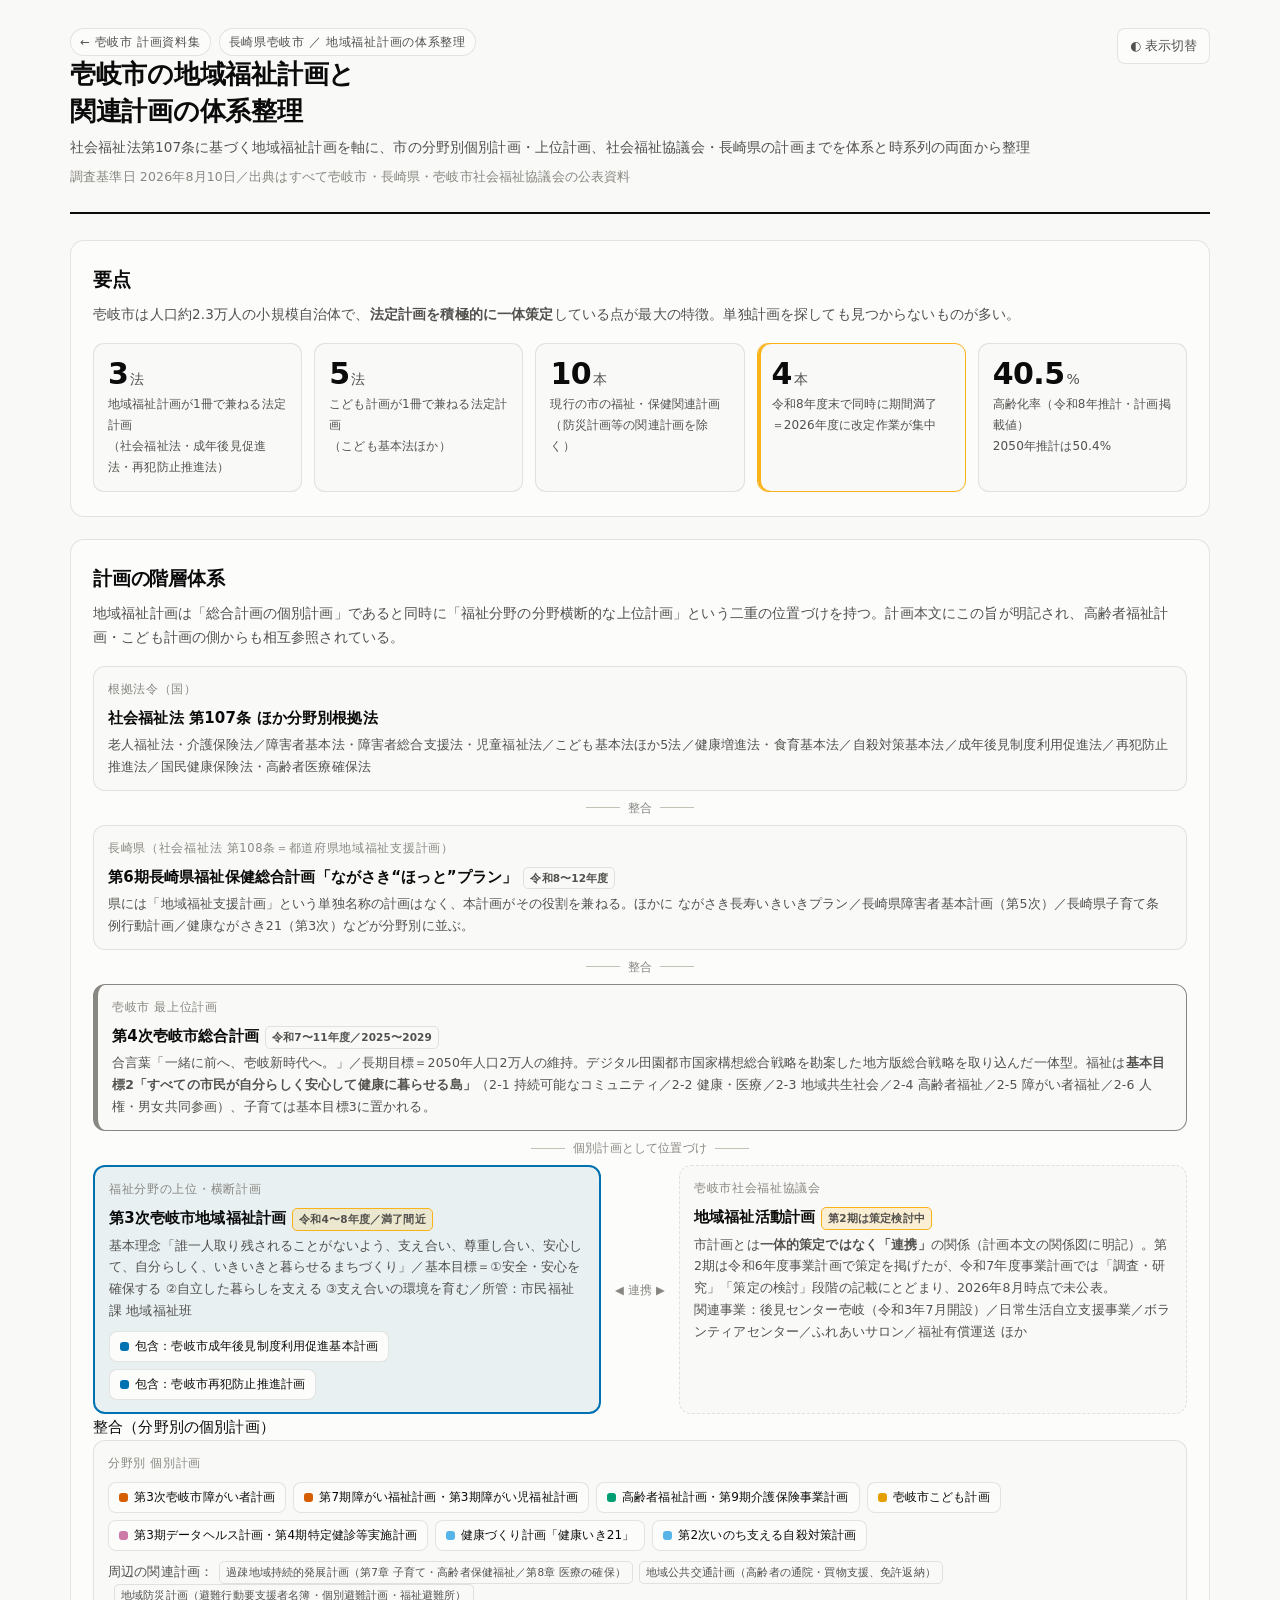
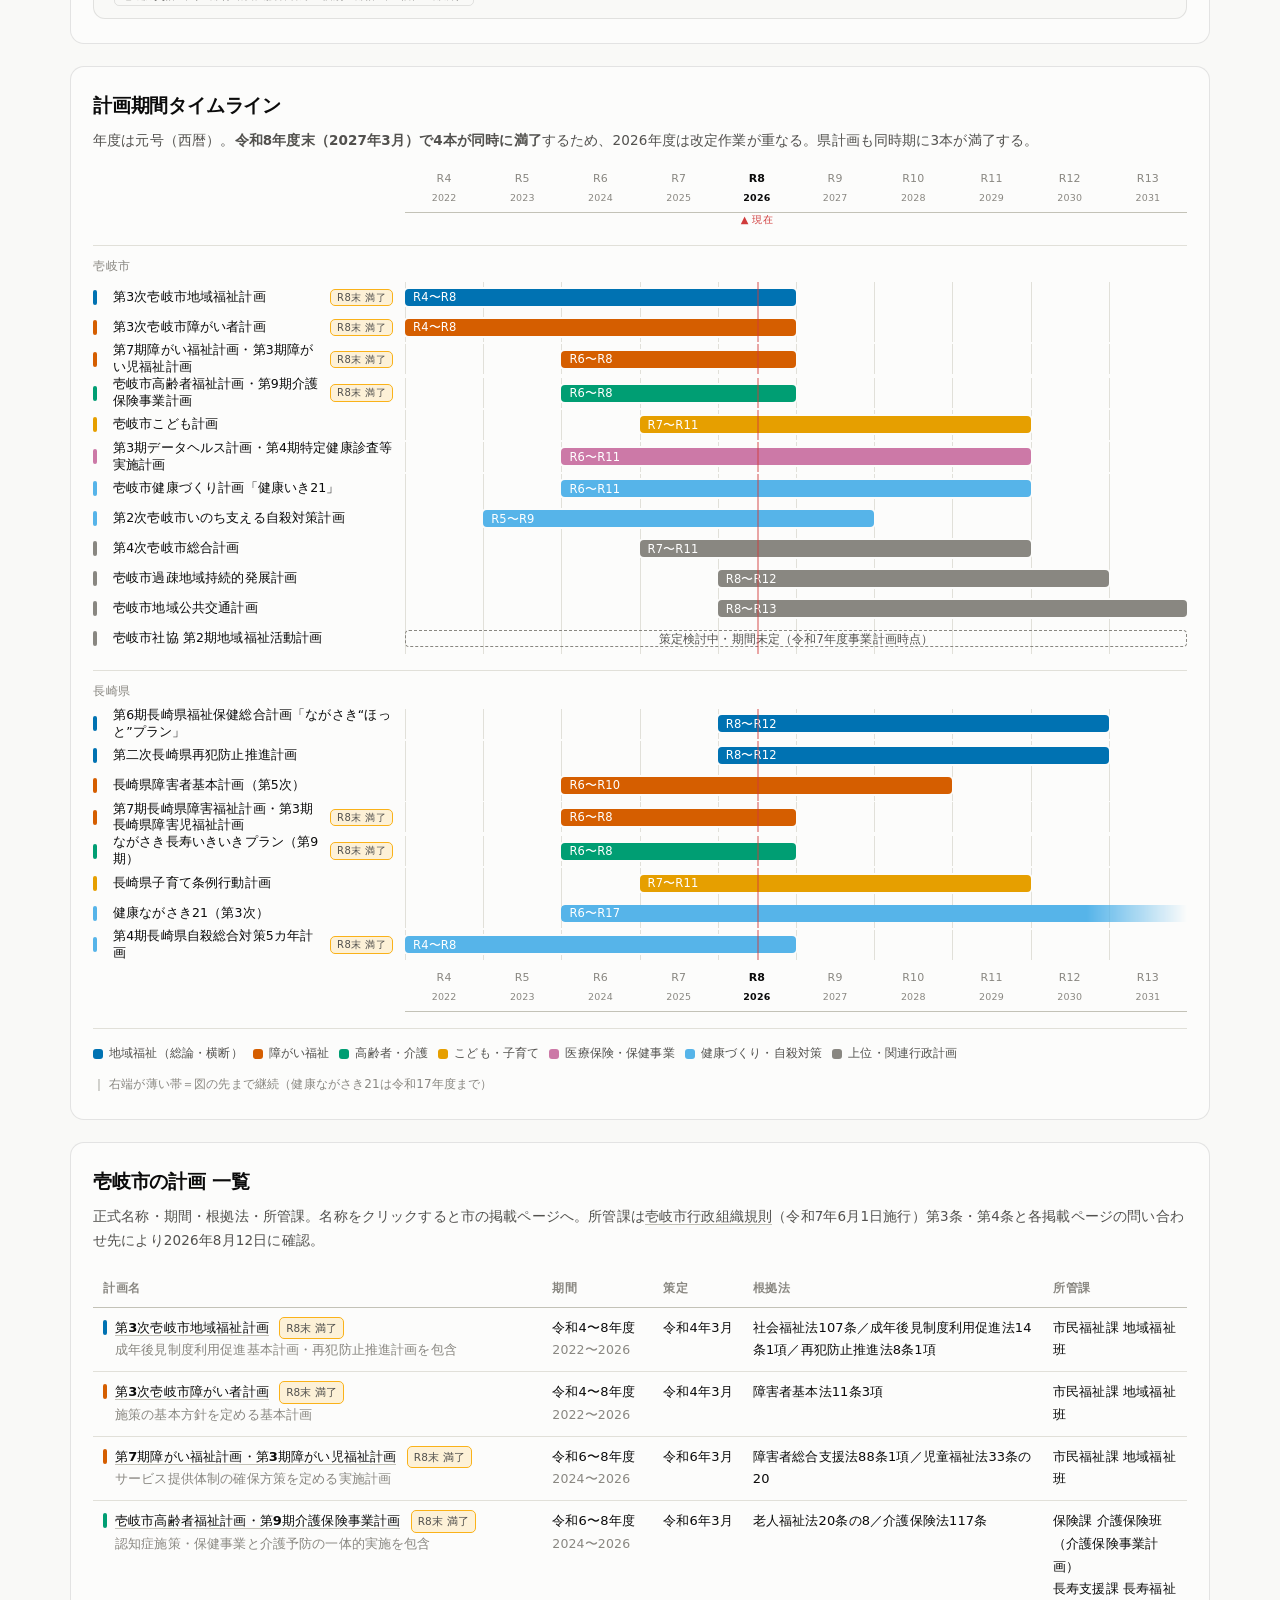
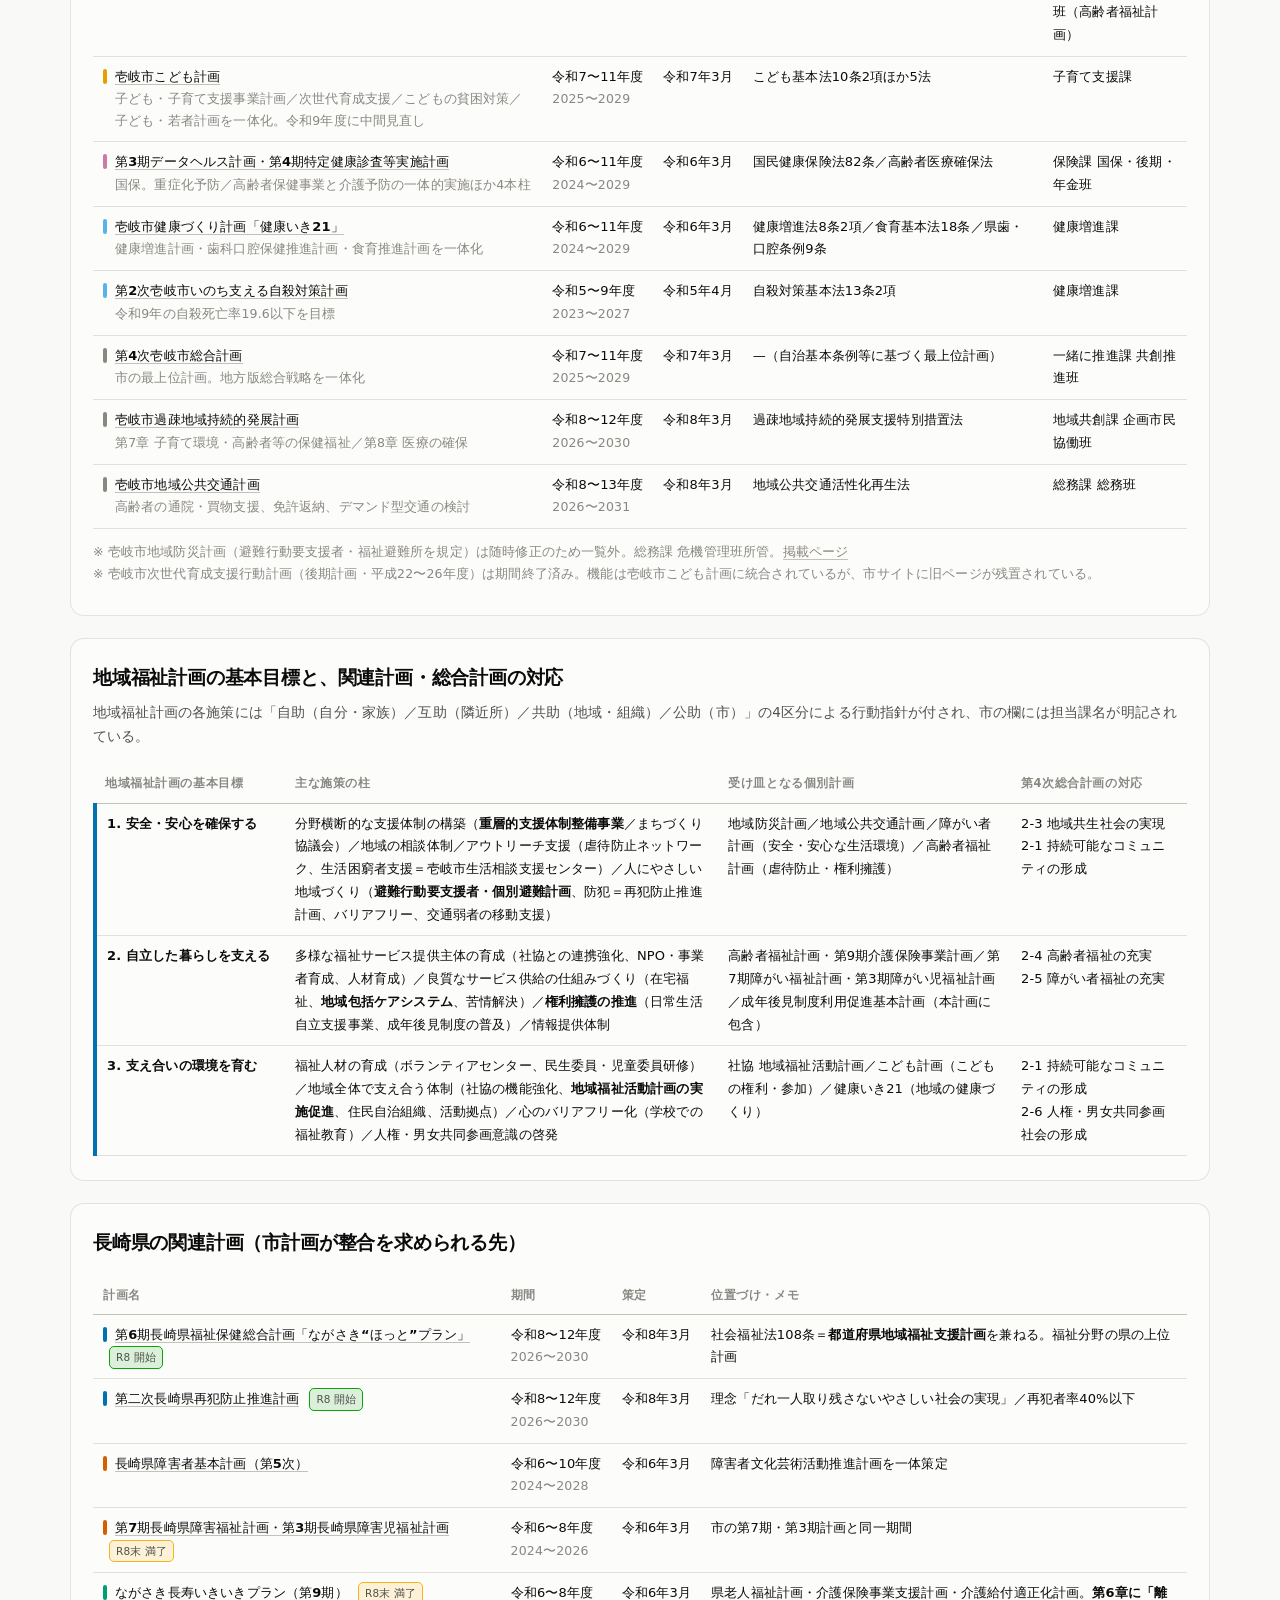
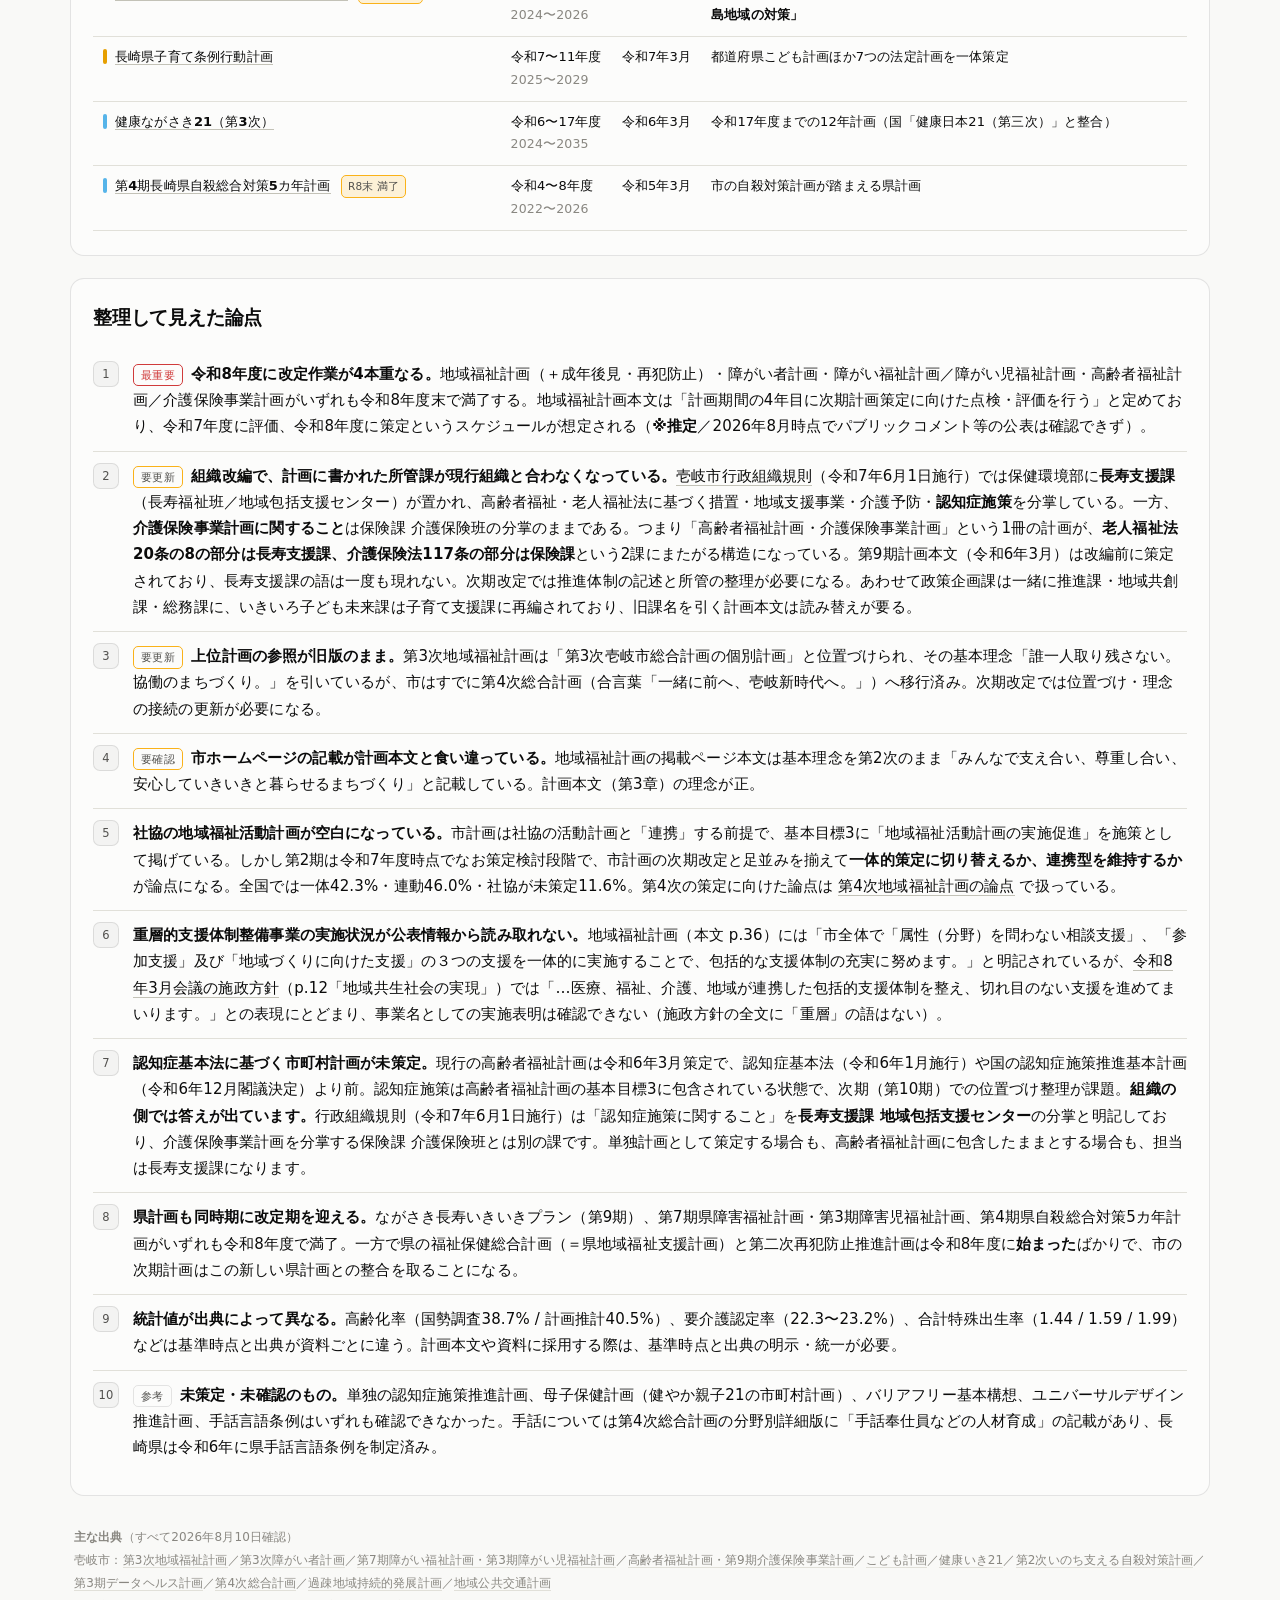
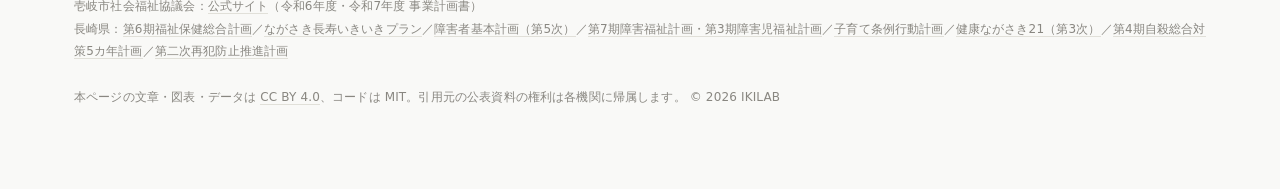
<file: plans/fukushi/index.html>
<!DOCTYPE html>
<html lang="ja">
<head>
<meta charset="utf-8">
<meta name="viewport" content="width=device-width, initial-scale=1">
<title>壱岐市 地域福祉計画と関連計画の体系整理 | 壱岐市 計画資料集</title>
<meta name="description" content="長崎県壱岐市の地域福祉計画（社会福祉法107条）を軸に、高齢者・介護、障がい、こども、健康の個別計画、第4次総合計画、社会福祉協議会・長崎県の計画までを、階層体系図と計画期間タイムラインで整理。根拠法・所管課・改定時期つき。">
<link rel="canonical" href="https://keikaku.ikilab.org/plans/fukushi/">
<meta property="og:type" content="article">
<meta property="og:site_name" content="壱岐市 計画資料集">
<meta property="og:title" content="壱岐市 地域福祉計画と関連計画の体系整理">
<meta property="og:description" content="地域福祉計画を軸に、市の分野別個別計画・上位計画、社協・長崎県の計画までを体系と時系列の両面から整理。">
<meta property="og:url" content="https://keikaku.ikilab.org/plans/fukushi/">
<meta property="og:locale" content="ja_JP">
<meta property="og:image" content="https://keikaku.ikilab.org/assets/og-fukushi.png">
<meta property="og:image:width" content="1200">
<meta property="og:image:height" content="630">
<meta property="og:image:alt" content="国・長崎県・第4次総合計画・第3次地域福祉計画・分野別個別計画の階層体系図">
<meta name="twitter:image" content="https://keikaku.ikilab.org/assets/og-fukushi.png">
<meta name="twitter:card" content="summary_large_image">
<link rel="stylesheet" href="../../assets/palette.css">
<style>
:root{
  color-scheme: light;
  --page:#f9f9f7; --surface:#fcfcfb;
  --ink:#0b0b0b; --ink2:#52514e; --muted:#898781;
  --grid:#e1e0d9; --axis:#c3c2b7; --ring:rgba(11,11,11,0.10);
  --wash:rgba(11,11,11,0.035);
  --warn:#fab219; --crit:#d03b3b; --good:#0ca30c;
}
:root[data-theme="dark"]{
  color-scheme: dark;
  --page:#0d0d0d; --surface:#1a1a19;
  --ink:#ffffff; --ink2:#c3c2b7; --muted:#898781;
  --grid:#2c2c2a; --axis:#383835; --ring:rgba(255,255,255,0.10);
  --wash:rgba(255,255,255,0.05);
}
@media (prefers-color-scheme: dark){
  :root:not([data-theme="light"]){
    color-scheme: dark;
    --page:#0d0d0d; --surface:#1a1a19;
    --ink:#ffffff; --ink2:#c3c2b7; --muted:#898781;
    --grid:#2c2c2a; --axis:#383835; --ring:rgba(255,255,255,0.10);
    --wash:rgba(255,255,255,0.05);
  }
}
*{box-sizing:border-box}
html,body{margin:0;padding:0}
body{
  background:var(--page); color:var(--ink);
  font-family:system-ui,-apple-system,"Hiragino Sans","Noto Sans JP","Yu Gothic UI",sans-serif;
  font-size:15px; line-height:1.75; letter-spacing:.01em;
}
.wrap{max-width:1180px;margin:0 auto;padding:28px 20px 80px}
h1{font-size:26px;line-height:1.4;margin:0 0 6px;letter-spacing:-.01em}
h2{font-size:19px;margin:0 0 4px;letter-spacing:-.01em}
h3{font-size:15px;margin:22px 0 8px;color:var(--ink2)}
p{margin:.5em 0}
a{color:inherit;text-decoration:none;border-bottom:1px solid var(--axis)}
a:hover{border-bottom-color:currentColor}
.sub{color:var(--ink2);font-size:13.5px}
.mut{color:var(--muted);font-size:12.5px}

header.top{display:flex;justify-content:space-between;align-items:flex-start;gap:16px;flex-wrap:wrap;
  padding-bottom:18px;border-bottom:2px solid var(--ink);margin-bottom:26px}
a.badge.home{text-decoration:none;margin-right:8px}
a.badge.home:hover{background:var(--wash);border-color:var(--axis)}
.badge{display:inline-block;font-size:11.5px;letter-spacing:.06em;padding:3px 9px;border:1px solid var(--ring);
  border-radius:999px;color:var(--ink2);background:var(--surface)}
button.tg{font:inherit;font-size:12.5px;padding:6px 12px;border:1px solid var(--ring);border-radius:8px;
  background:var(--surface);color:var(--ink2);cursor:pointer}
button.tg:hover{background:var(--wash)}

section{background:var(--surface);border:1px solid var(--ring);border-radius:14px;padding:22px 22px 24px;margin:0 0 22px}
section > .hd{margin-bottom:16px}

/* stat tiles */
.tiles{display:grid;grid-template-columns:repeat(auto-fit,minmax(168px,1fr));gap:12px}
.tile{border:1px solid var(--ring);border-radius:11px;padding:13px 14px;background:var(--page)}
.tile .v{font-size:30px;line-height:1.15;font-weight:650;letter-spacing:-.02em}
.tile .v small{font-size:14px;font-weight:500;color:var(--ink2);margin-left:2px}
.tile .k{font-size:12px;color:var(--ink2);margin-top:3px}
.tile.alert{border-color:var(--warn);box-shadow:inset 3px 0 0 var(--warn)}

/* hierarchy */
.tier{border:1px solid var(--ring);border-radius:12px;padding:12px 14px;background:var(--page);position:relative}
.tier + .arrow{display:flex;align-items:center;justify-content:center;gap:8px;color:var(--muted);font-size:11.5px;padding:7px 0}
.arrow::before,.arrow::after{content:"";height:1px;width:34px;background:var(--axis)}
.tier .tl{font-size:11.5px;letter-spacing:.06em;color:var(--muted);margin-bottom:6px}
.tier .tt{font-size:15px;font-weight:600}
.tier .td{font-size:12.5px;color:var(--ink2);margin-top:3px}
.tier.hub{border-width:2px;border-color:var(--c1);background:color-mix(in srgb,var(--c1) 7%,var(--page))}
.tier.top2{border-color:var(--muted);border-left:5px solid var(--muted)}
.chips{display:flex;flex-wrap:wrap;gap:7px;margin-top:9px}
.chip{font-size:12px;padding:4px 10px;border-radius:8px;border:1px solid var(--ring);background:var(--surface);
  display:inline-flex;align-items:center;gap:6px}
.dot{width:9px;height:9px;border-radius:3px;flex:none}
.hubrow{display:grid;grid-template-columns:1fr auto 1fr;gap:12px;align-items:stretch}
.link-lbl{display:flex;align-items:center;font-size:11.5px;color:var(--muted);white-space:nowrap;padding:0 2px}
.tier.coop{border-style:dashed}
@media (max-width:760px){.hubrow{grid-template-columns:1fr}.link-lbl{justify-content:center;padding:4px 0}}

/* timeline */
.tlwrap{overflow-x:auto}
.gantt{min-width:840px}
.grow{display:grid;grid-template-columns:300px 1fr;gap:12px;align-items:center}
.gaxis{display:grid;grid-template-columns:repeat(10,1fr);border-bottom:1px solid var(--axis)}
.gaxis div{font-size:11px;color:var(--muted);text-align:center;padding:0 0 5px;font-variant-numeric:tabular-nums}
.gaxis div.now{color:var(--ink);font-weight:650}
.gtrack{position:relative;display:grid;grid-template-columns:repeat(10,1fr);height:30px;align-items:center}
.gtrack::before{content:"";position:absolute;inset:0;
  background:repeating-linear-gradient(to right,var(--grid) 0 1px,transparent 1px calc(10% ));}
.nowline{position:absolute;top:0;bottom:0;left:45%;width:2px;background:var(--crit);opacity:.45;z-index:3;pointer-events:none}
.gaxis div.now{position:relative}
.gaxis div.now::after{content:"▲ 現在";position:absolute;bottom:-16px;left:50%;transform:translateX(-50%);
  font-size:10px;color:var(--crit);white-space:nowrap;letter-spacing:.04em;font-weight:500}
.gaxis{margin-bottom:16px}
.gaxis.btm{margin-bottom:0;margin-top:6px}
.gaxis.btm div.now::after{content:none}
.bar{position:relative;z-index:2;height:17px;border-radius:4px;display:flex;align-items:center;
  padding:0 8px;font-size:11.5px;color:#fff;white-space:nowrap;overflow:visible;cursor:default;
  box-shadow:0 0 0 2px var(--surface)}
.bar.open{border-radius:4px 0 0 4px;
  -webkit-mask-image:linear-gradient(to right,#000 84%,transparent 100%);
  mask-image:linear-gradient(to right,#000 84%,transparent 100%)}
.bar span.blbl{position:absolute;left:calc(100% + 8px);color:var(--ink2);font-size:11.5px}
.bar.dash{background:transparent!important;border:1.5px dashed var(--muted);color:var(--ink2);box-shadow:none}
.glabel{font-size:12.5px;display:flex;align-items:center;gap:8px;line-height:1.35}
.glabel .nm{flex:1}
.end{font-size:10px;letter-spacing:.04em;padding:1px 6px;border-radius:5px;border:1px solid var(--warn);
  color:var(--ink2);background:color-mix(in srgb,var(--warn) 16%,transparent);white-space:nowrap;flex:none}
.grp{font-size:11.5px;letter-spacing:.06em;color:var(--muted);margin:16px 0 6px;padding-top:10px;border-top:1px solid var(--grid)}
.grp:first-of-type{border-top:none;padding-top:0;margin-top:8px}
.legend{display:flex;flex-wrap:wrap;gap:10px;margin-top:16px;padding-top:14px;border-top:1px solid var(--grid)}
.legend span{display:inline-flex;align-items:center;gap:6px;font-size:12px;color:var(--ink2)}

/* tables */
.tblwrap{overflow-x:auto;margin-top:6px}
table{border-collapse:collapse;width:100%;font-size:13px;min-width:760px}
th,td{text-align:left;vertical-align:top;padding:9px 10px;border-bottom:1px solid var(--grid)}
thead th{font-size:11.5px;letter-spacing:.05em;color:var(--muted);font-weight:600;border-bottom:1px solid var(--axis);white-space:nowrap}
tbody tr:hover{background:var(--wash)}
td.per{white-space:nowrap;font-variant-numeric:tabular-nums}
.cbar{display:inline-block;width:4px;height:15px;border-radius:2px;vertical-align:-3px;margin-right:8px;flex:none}
.nm2{font-weight:550}
.pill{display:inline-block;font-size:10.5px;padding:1px 6px;border-radius:5px;border:1px solid var(--ring);
  color:var(--ink2);margin-left:6px;white-space:nowrap}
.pill.w{border-color:var(--warn);background:color-mix(in srgb,var(--warn) 16%,transparent)}
.pill.g{border-color:var(--good);background:color-mix(in srgb,var(--good) 14%,transparent)}

/* matrix */
.mx{border-collapse:collapse;width:100%;font-size:13px;min-width:820px}
.mx th{border-bottom:1px solid var(--axis)}
.mx td{border-bottom:1px solid var(--grid);vertical-align:top}
.mx td.goal{font-weight:600;width:190px;border-left:4px solid var(--c1)}

/* notes */
ol.notes{margin:8px 0 0;padding-left:0;list-style:none;counter-reset:n}
ol.notes li{counter-increment:n;position:relative;padding:11px 0 11px 40px;border-bottom:1px solid var(--grid)}
ol.notes li:last-child{border-bottom:none}
ol.notes li::before{content:counter(n);position:absolute;left:0;top:11px;width:24px;height:24px;border-radius:7px;
  background:var(--wash);border:1px solid var(--ring);display:flex;align-items:center;justify-content:center;
  font-size:11.5px;color:var(--ink2)}
ol.notes li b{font-weight:650}
.tag{display:inline-block;font-size:10.5px;letter-spacing:.04em;padding:1px 7px;border-radius:5px;margin-right:8px;
  border:1px solid var(--ring);color:var(--ink2)}
.tag.a{border-color:var(--crit);color:var(--crit)}
.tag.b{border-color:var(--warn)}

footer{color:var(--muted);font-size:12px;padding:8px 4px 0;line-height:1.9}
footer a{border-bottom-color:var(--grid)}
@media print{
  body{background:#fff}
  section{break-inside:avoid;border-color:#ccc}
  button.tg{display:none}
  .gantt{min-width:0}
}
</style>
</head>
<body>
<div class="wrap">

<header class="top">
  <div>
    <a href="../../" class="badge home">← 壱岐市 計画資料集</a><span class="badge">長崎県壱岐市 ／ 地域福祉計画の体系整理</span>
    <h1>壱岐市の地域福祉計画と<br>関連計画の体系整理</h1>
    <p class="sub">社会福祉法第107条に基づく地域福祉計画を軸に、市の分野別個別計画・上位計画、社会福祉協議会・長崎県の計画までを体系と時系列の両面から整理</p>
    <p class="mut">調査基準日 2026年8月10日／出典はすべて壱岐市・長崎県・壱岐市社会福祉協議会の公表資料</p>
  </div>
  <button class="tg" id="tg">◐ 表示切替</button>
</header>

<!-- ============ 1. サマリー ============ -->
<section>
  <div class="hd">
    <h2>要点</h2>
    <p class="sub">壱岐市は人口約2.3万人の小規模自治体で、<b>法定計画を積極的に一体策定</b>している点が最大の特徴。単独計画を探しても見つからないものが多い。</p>
  </div>
  <div class="tiles">
    <div class="tile"><div class="v">3<small>法</small></div><div class="k">地域福祉計画が1冊で兼ねる法定計画<br>（社会福祉法・成年後見促進法・再犯防止推進法）</div></div>
    <div class="tile"><div class="v">5<small>法</small></div><div class="k">こども計画が1冊で兼ねる法定計画<br>（こども基本法ほか）</div></div>
    <div class="tile"><div class="v">10<small>本</small></div><div class="k">現行の市の福祉・保健関連計画<br>（防災計画等の関連計画を除く）</div></div>
    <div class="tile alert"><div class="v">4<small>本</small></div><div class="k">令和8年度末で同時に期間満了<br>＝2026年度に改定作業が集中</div></div>
    <div class="tile"><div class="v">40.5<small>%</small></div><div class="k">高齢化率（令和8年推計・計画掲載値）<br>2050年推計は50.4%</div></div>
  </div>
</section>

<!-- ============ 2. 体系図 ============ -->
<section>
  <div class="hd">
    <h2>計画の階層体系</h2>
    <p class="sub">地域福祉計画は「総合計画の個別計画」であると同時に「福祉分野の分野横断的な上位計画」という二重の位置づけを持つ。計画本文にこの旨が明記され、高齢者福祉計画・こども計画の側からも相互参照されている。</p>
  </div>

  <div class="tier">
    <div class="tl">根拠法令（国）</div>
    <div class="tt">社会福祉法 第107条 ほか分野別根拠法</div>
    <div class="td">老人福祉法・介護保険法／障害者基本法・障害者総合支援法・児童福祉法／こども基本法ほか5法／健康増進法・食育基本法／自殺対策基本法／成年後見制度利用促進法／再犯防止推進法／国民健康保険法・高齢者医療確保法</div>
  </div>
  <div class="arrow">整合</div>

  <div class="tier">
    <div class="tl">長崎県（社会福祉法 第108条＝都道府県地域福祉支援計画）</div>
    <div class="tt">第6期長崎県福祉保健総合計画「ながさき“ほっと”プラン」<span class="pill">令和8〜12年度</span></div>
    <div class="td">県には「地域福祉支援計画」という単独名称の計画はなく、本計画がその役割を兼ねる。ほかに ながさき長寿いきいきプラン／長崎県障害者基本計画（第5次）／長崎県子育て条例行動計画／健康ながさき21（第3次）などが分野別に並ぶ。</div>
  </div>
  <div class="arrow">整合</div>

  <div class="tier top2">
    <div class="tl">壱岐市 最上位計画</div>
    <div class="tt">第4次壱岐市総合計画<span class="pill">令和7〜11年度／2025〜2029</span></div>
    <div class="td">合言葉「一緒に前へ、壱岐新時代へ。」／長期目標＝2050年人口2万人の維持。デジタル田園都市国家構想総合戦略を勘案した地方版総合戦略を取り込んだ一体型。福祉は<b>基本目標2「すべての市民が自分らしく安心して健康に暮らせる島」</b>（2-1 持続可能なコミュニティ／2-2 健康・医療／2-3 地域共生社会／2-4 高齢者福祉／2-5 障がい者福祉／2-6 人権・男女共同参画）、子育ては基本目標3に置かれる。</div>
  </div>
  <div class="arrow">個別計画として位置づけ</div>

  <div class="hubrow">
    <div class="tier hub">
      <div class="tl">福祉分野の上位・横断計画</div>
      <div class="tt">第3次壱岐市地域福祉計画<span class="pill w">令和4〜8年度／満了間近</span></div>
      <div class="td">基本理念「誰一人取り残されることがないよう、支え合い、尊重し合い、安心して、自分らしく、いきいきと暮らせるまちづくり」／基本目標＝①安全・安心を確保する ②自立した暮らしを支える ③支え合いの環境を育む／所管：市民福祉課 地域福祉班</div>
      <div class="chips">
        <span class="chip"><span class="dot" style="background:var(--c1)"></span>包含：壱岐市成年後見制度利用促進基本計画</span>
        <span class="chip"><span class="dot" style="background:var(--c1)"></span>包含：壱岐市再犯防止推進計画</span>
      </div>
    </div>
    <div class="link-lbl">◀ 連携 ▶</div>
    <div class="tier coop">
      <div class="tl">壱岐市社会福祉協議会</div>
      <div class="tt">地域福祉活動計画<span class="pill w">第2期は策定検討中</span></div>
      <div class="td">市計画とは<b>一体的策定ではなく「連携」</b>の関係（計画本文の関係図に明記）。第2期は令和6年度事業計画で策定を掲げたが、令和7年度事業計画では「調査・研究」「策定の検討」段階の記載にとどまり、2026年8月時点で未公表。<br>関連事業：後見センター壱岐（令和3年7月開設）／日常生活自立支援事業／ボランティアセンター／ふれあいサロン／福祉有償運送 ほか</div>
    </div>
  </div>
  <div class="arrow">整合（分野別の個別計画）</div>

  <div class="tier">
    <div class="tl">分野別 個別計画</div>
    <div class="chips">
      <span class="chip"><span class="dot" style="background:var(--c2)"></span>第3次壱岐市障がい者計画</span>
      <span class="chip"><span class="dot" style="background:var(--c2)"></span>第7期障がい福祉計画・第3期障がい児福祉計画</span>
      <span class="chip"><span class="dot" style="background:var(--c3)"></span>高齢者福祉計画・第9期介護保険事業計画</span>
      <span class="chip"><span class="dot" style="background:var(--c4)"></span>壱岐市こども計画</span>
      <span class="chip"><span class="dot" style="background:var(--c5)"></span>第3期データヘルス計画・第4期特定健診等実施計画</span>
      <span class="chip"><span class="dot" style="background:var(--c6)"></span>健康づくり計画「健康いき21」</span>
      <span class="chip"><span class="dot" style="background:var(--c6)"></span>第2次いのち支える自殺対策計画</span>
    </div>
    <div class="td" style="margin-top:10px">周辺の関連計画：<span class="pill">過疎地域持続的発展計画（第7章 子育て・高齢者保健福祉／第8章 医療の確保）</span><span class="pill">地域公共交通計画（高齢者の通院・買物支援、免許返納）</span><span class="pill">地域防災計画（避難行動要支援者名簿・個別避難計画・福祉避難所）</span></div>
  </div>
</section>

<!-- ============ 3. タイムライン ============ -->
<section>
  <div class="hd">
    <h2>計画期間タイムライン</h2>
    <p class="sub">年度は元号（西暦）。<b>令和8年度末（2027年3月）で4本が同時に満了</b>するため、2026年度は改定作業が重なる。県計画も同時期に3本が満了する。</p>
  </div>
  <div class="tlwrap"><div class="gantt" id="gantt"></div></div>
  <div class="legend" id="legend"></div>
</section>

<!-- ============ 4. 市の計画一覧 ============ -->
<section>
  <div class="hd">
    <h2>壱岐市の計画 一覧</h2>
    <p class="sub">正式名称・期間・根拠法・所管課。名称をクリックすると市の掲載ページへ。所管課は<a href="https://www.city.iki.nagasaki.jp/section/reiki/reiki_honbun/r014RG00000018.html" target="_blank" rel="noopener">壱岐市行政組織規則</a>（令和7年6月1日施行）第3条・第4条と各掲載ページの問い合わせ先により2026年8月12日に確認。</p>
  </div>
  <div class="tblwrap"><table>
    <thead><tr><th style="min-width:250px">計画名</th><th>期間</th><th>策定</th><th style="min-width:180px">根拠法</th><th>所管課</th></tr></thead>
    <tbody id="tbody-city"></tbody>
  </table></div>
  <p class="mut" style="margin-top:12px">※ 壱岐市地域防災計画（避難行動要支援者・福祉避難所を規定）は随時修正のため一覧外。総務課 危機管理班所管。<a href="https://www.city.iki.nagasaki.jp/soshiki/somuka/kiki_kanrika/bosai/bousaikaigi/chiiki/13851.html" target="_blank" rel="noopener">掲載ページ</a><br>※ 壱岐市次世代育成支援行動計画（後期計画・平成22〜26年度）は期間終了済み。機能は壱岐市こども計画に統合されているが、市サイトに旧ページが残置されている。</p>
</section>

<!-- ============ 5. 対応マトリクス ============ -->
<section>
  <div class="hd">
    <h2>地域福祉計画の基本目標と、関連計画・総合計画の対応</h2>
    <p class="sub">地域福祉計画の各施策には「自助（自分・家族）／互助（隣近所）／共助（地域・組織）／公助（市）」の4区分による行動指針が付され、市の欄には担当課名が明記されている。</p>
  </div>
  <div class="tblwrap"><table class="mx">
    <thead><tr><th>地域福祉計画の基本目標</th><th style="min-width:270px">主な施策の柱</th><th style="min-width:230px">受け皿となる個別計画</th><th style="min-width:170px">第4次総合計画の対応</th></tr></thead>
    <tbody>
      <tr>
        <td class="goal">1. 安全・安心を確保する</td>
        <td>分野横断的な支援体制の構築（<b>重層的支援体制整備事業</b>／まちづくり協議会）／地域の相談体制／アウトリーチ支援（虐待防止ネットワーク、生活困窮者支援＝壱岐市生活相談支援センター）／人にやさしい地域づくり（<b>避難行動要支援者・個別避難計画</b>、防犯＝再犯防止推進計画、バリアフリー、交通弱者の移動支援）</td>
        <td>地域防災計画／地域公共交通計画／障がい者計画（安全・安心な生活環境）／高齢者福祉計画（虐待防止・権利擁護）</td>
        <td>2-3 地域共生社会の実現<br>2-1 持続可能なコミュニティの形成</td>
      </tr>
      <tr>
        <td class="goal">2. 自立した暮らしを支える</td>
        <td>多様な福祉サービス提供主体の育成（社協との連携強化、NPO・事業者育成、人材育成）／良質なサービス供給の仕組みづくり（在宅福祉、<b>地域包括ケアシステム</b>、苦情解決）／<b>権利擁護の推進</b>（日常生活自立支援事業、成年後見制度の普及）／情報提供体制</td>
        <td>高齢者福祉計画・第9期介護保険事業計画／第7期障がい福祉計画・第3期障がい児福祉計画／成年後見制度利用促進基本計画（本計画に包含）</td>
        <td>2-4 高齢者福祉の充実<br>2-5 障がい者福祉の充実</td>
      </tr>
      <tr>
        <td class="goal">3. 支え合いの環境を育む</td>
        <td>福祉人材の育成（ボランティアセンター、民生委員・児童委員研修）／地域全体で支え合う体制（社協の機能強化、<b>地域福祉活動計画の実施促進</b>、住民自治組織、活動拠点）／心のバリアフリー化（学校での福祉教育）／人権・男女共同参画意識の啓発</td>
        <td>社協 地域福祉活動計画／こども計画（こどもの権利・参加）／健康いき21（地域の健康づくり）</td>
        <td>2-1 持続可能なコミュニティの形成<br>2-6 人権・男女共同参画社会の形成</td>
      </tr>
    </tbody>
  </table></div>
</section>

<!-- ============ 6. 県計画 ============ -->
<section>
  <div class="hd">
    <h2>長崎県の関連計画（市計画が整合を求められる先）</h2>
  </div>
  <div class="tblwrap"><table>
    <thead><tr><th style="min-width:260px">計画名</th><th>期間</th><th>策定</th><th style="min-width:210px">位置づけ・メモ</th></tr></thead>
    <tbody id="tbody-pref"></tbody>
  </table></div>
</section>

<!-- ============ 7. 留意点 ============ -->
<section>
  <div class="hd">
    <h2>整理して見えた論点</h2>
  </div>
  <ol class="notes">
    <li><span class="tag a">最重要</span><b>令和8年度に改定作業が4本重なる。</b>地域福祉計画（＋成年後見・再犯防止）・障がい者計画・障がい福祉計画／障がい児福祉計画・高齢者福祉計画／介護保険事業計画がいずれも令和8年度末で満了する。地域福祉計画本文は「計画期間の4年目に次期計画策定に向けた点検・評価を行う」と定めており、令和7年度に評価、令和8年度に策定というスケジュールが想定される（<b>※推定</b>／2026年8月時点でパブリックコメント等の公表は確認できず）。</li>
    <li><span class="tag b">要更新</span><b>組織改編で、計画に書かれた所管課が現行組織と合わなくなっている。</b><a href="https://www.city.iki.nagasaki.jp/section/reiki/reiki_honbun/r014RG00000018.html" target="_blank" rel="noopener">壱岐市行政組織規則</a>（令和7年6月1日施行）では保健環境部に<b>長寿支援課</b>（長寿福祉班／地域包括支援センター）が置かれ、高齢者福祉・老人福祉法に基づく措置・地域支援事業・介護予防・<b>認知症施策</b>を分掌している。一方、<b>介護保険事業計画に関すること</b>は保険課 介護保険班の分掌のままである。つまり「高齢者福祉計画・介護保険事業計画」という1冊の計画が、<b>老人福祉法20条の8の部分は長寿支援課、介護保険法117条の部分は保険課</b>という2課にまたがる構造になっている。第9期計画本文（令和6年3月）は改編前に策定されており、長寿支援課の語は一度も現れない。次期改定では推進体制の記述と所管の整理が必要になる。あわせて政策企画課は一緒に推進課・地域共創課・総務課に、いきいろ子ども未来課は子育て支援課に再編されており、旧課名を引く計画本文は読み替えが要る。</li>
    <li><span class="tag b">要更新</span><b>上位計画の参照が旧版のまま。</b>第3次地域福祉計画は「第3次壱岐市総合計画の個別計画」と位置づけられ、その基本理念「誰一人取り残さない。協働のまちづくり。」を引いているが、市はすでに第4次総合計画（合言葉「一緒に前へ、壱岐新時代へ。」）へ移行済み。次期改定では位置づけ・理念の接続の更新が必要になる。</li>
    <li><span class="tag b">要確認</span><b>市ホームページの記載が計画本文と食い違っている。</b>地域福祉計画の掲載ページ本文は基本理念を第2次のまま「みんなで支え合い、尊重し合い、安心していきいきと暮らせるまちづくり」と記載している。計画本文（第3章）の理念が正。</li>
    <li><b>社協の地域福祉活動計画が空白になっている。</b>市計画は社協の活動計画と「連携」する前提で、基本目標3に「地域福祉活動計画の実施促進」を施策として掲げている。しかし第2期は令和7年度時点でなお策定検討段階で、市計画の次期改定と足並みを揃えて<b>一体的策定に切り替えるか、連携型を維持するか</b>が論点になる。全国では一体42.3%・連動46.0%・社協が未策定11.6%。第4次の策定に向けた論点は <a href="../chiiki-fukushi-4/">第4次地域福祉計画の論点</a> で扱っている。</li>
    <li><b>重層的支援体制整備事業の実施状況が公表情報から読み取れない。</b>地域福祉計画（本文 p.36）には「市全体で「属性（分野）を問わない相談支援」、「参加支援」及び「地域づくりに向けた支援」の３つの支援を一体的に実施することで、包括的な支援体制の充実に努めます。」と明記されているが、<a href="https://www.city.iki.nagasaki.jp/material/files/group/3/8nen3gatusiseihousin.pdf" target="_blank" rel="noopener">令和8年3月会議の施政方針</a>（p.12「地域共生社会の実現」）では「…医療、福祉、介護、地域が連携した包括的支援体制を整え、切れ目のない支援を進めてまいります。」との表現にとどまり、事業名としての実施表明は確認できない（施政方針の全文に「重層」の語はない）。</li>
    <li><b>認知症基本法に基づく市町村計画が未策定。</b>現行の高齢者福祉計画は令和6年3月策定で、認知症基本法（令和6年1月施行）や国の認知症施策推進基本計画（令和6年12月閣議決定）より前。認知症施策は高齢者福祉計画の基本目標3に包含されている状態で、次期（第10期）での位置づけ整理が課題。<b>組織の側では答えが出ています。</b>行政組織規則（令和7年6月1日施行）は「認知症施策に関すること」を<b>長寿支援課 地域包括支援センター</b>の分掌と明記しており、介護保険事業計画を分掌する保険課 介護保険班とは別の課です。単独計画として策定する場合も、高齢者福祉計画に包含したままとする場合も、担当は長寿支援課になります。</li>
    <li><b>県計画も同時期に改定期を迎える。</b>ながさき長寿いきいきプラン（第9期）、第7期県障害福祉計画・第3期障害児福祉計画、第4期県自殺総合対策5カ年計画がいずれも令和8年度で満了。一方で県の福祉保健総合計画（＝県地域福祉支援計画）と第二次再犯防止推進計画は令和8年度に<b>始まった</b>ばかりで、市の次期計画はこの新しい県計画との整合を取ることになる。</li>
    <li><b>統計値が出典によって異なる。</b>高齢化率（国勢調査38.7% / 計画推計40.5%）、要介護認定率（22.3〜23.2%）、合計特殊出生率（1.44 / 1.59 / 1.99）などは基準時点と出典が資料ごとに違う。計画本文や資料に採用する際は、基準時点と出典の明示・統一が必要。</li>
    <li><span class="tag">参考</span><b>未策定・未確認のもの。</b>単独の認知症施策推進計画、母子保健計画（健やか親子21の市町村計画）、バリアフリー基本構想、ユニバーサルデザイン推進計画、手話言語条例はいずれも確認できなかった。手話については第4次総合計画の分野別詳細版に「手話奉仕員などの人材育成」の記載があり、長崎県は令和6年に県手話言語条例を制定済み。</li>
  </ol>
</section>

<footer>
  <b>主な出典</b>（すべて2026年8月10日確認）<br>
  壱岐市：<a href="https://www.city.iki.nagasaki.jp/soshiki/shimin/ippan/10381.html" target="_blank" rel="noopener">第3次地域福祉計画</a>／<a href="https://www.city.iki.nagasaki.jp/soshiki/shimin/fukushi/10383.html" target="_blank" rel="noopener">第3次障がい者計画</a>／<a href="https://www.city.iki.nagasaki.jp/soshiki/shimin/fukushi/12605.html" target="_blank" rel="noopener">第7期障がい福祉計画・第3期障がい児福祉計画</a>／<a href="https://www.city.iki.nagasaki.jp/soshiki/hokenka/kaigo_hoken/13262.html" target="_blank" rel="noopener">高齢者福祉計画・第9期介護保険事業計画</a>／<a href="https://www.city.iki.nagasaki.jp/soshiki/kodomo/kosodate_shien/14487.html" target="_blank" rel="noopener">こども計画</a>／<a href="https://www.city.iki.nagasaki.jp/shisei/machidukuri/keikaku/kenkoufukushi/12683.html" target="_blank" rel="noopener">健康いき21</a>／<a href="https://www.city.iki.nagasaki.jp/kenkou/kenkoujigyou/6001.html" target="_blank" rel="noopener">第2次いのち支える自殺対策計画</a>／<a href="https://www.city.iki.nagasaki.jp/soshiki/hokenka/kenko_hoken/datahealth3.html" target="_blank" rel="noopener">第3期データヘルス計画</a>／<a href="https://www.city.iki.nagasaki.jp/shisei/machidukuri/keikaku/tougoukeikaku/14357.html" target="_blank" rel="noopener">第4次総合計画</a>／<a href="https://www.city.iki.nagasaki.jp/shisei/machidukuri/keikaku/3980.html" target="_blank" rel="noopener">過疎地域持続的発展計画</a>／<a href="https://www.city.iki.nagasaki.jp/shisei/machidukuri/keikaku/15734.html" target="_blank" rel="noopener">地域公共交通計画</a><br>
  壱岐市社会福祉協議会：<a href="https://ikicity-csw.jp/" target="_blank" rel="noopener">公式サイト</a>（令和6年度・令和7年度 事業計画書）<br>
  長崎県：<a href="https://www.pref.nagasaki.jp/doc/46393.html" target="_blank" rel="noopener">第6期福祉保健総合計画</a>／<a href="https://www.pref.nagasaki.jp/bunrui/hukushi-hoken/fukushi/korei-kaigohoken/keikaku-koreisha/fukushikeikaku/" target="_blank" rel="noopener">ながさき長寿いきいきプラン</a>／<a href="https://www.pref.nagasaki.jp/doc/page-658128.html" target="_blank" rel="noopener">障害者基本計画（第5次）</a>／<a href="https://www.pref.nagasaki.jp/doc/page-659919.html" target="_blank" rel="noopener">第7期障害福祉計画・第3期障害児福祉計画</a>／<a href="https://www.pref.nagasaki.jp/bunrui/hukushi-hoken/kekkon-nishin-shusan-kosodate/jorei-keikaku-gaiyo/jorei-keikaku/kosodatekeikaku27-31/" target="_blank" rel="noopener">子育て条例行動計画</a>／<a href="https://www.pref.nagasaki.jp/doc/page-661413.html" target="_blank" rel="noopener">健康ながさき21（第3次）</a>／<a href="https://www.pref.nagasaki.jp/bunrui/hukushi-hoken/jisatsutaisaku/jisatsutaisaku/jisatsu/zisatutaisakukeikaku/" target="_blank" rel="noopener">第4期自殺総合対策5カ年計画</a>／<a href="https://www.pref.nagasaki.jp/bunrui/anzen-anshin/anzen-anshinmachidukuri/anshin-anzenmachidukurijigyo/saihan/preventionplan/" target="_blank" rel="noopener">第二次再犯防止推進計画</a>
<br><br>本ページの文章・図表・データは <a href="../../about/license/">CC BY 4.0</a>、コードは MIT。引用元の公表資料の権利は各機関に帰属します。 © 2026 IKILAB
</footer>

</div>

<script>
/* ---------- theme ---------- */
const tg=document.getElementById('tg');
tg.addEventListener('click',()=>{
  const cur=document.documentElement.getAttribute('data-theme');
  const sysDark=window.matchMedia('(prefers-color-scheme: dark)').matches;
  const now = cur ? cur : (sysDark?'dark':'light');
  document.documentElement.setAttribute('data-theme', now==='dark'?'light':'dark');
});

/* ---------- data ---------- */
const Y0=4, Y1=13;               // 令和4年度 〜 令和13年度
const NOW=8;                     // 令和8年度
const CAT={
  chiiki:{c:'var(--c1)',n:'地域福祉（総論・横断）'},
  shogai:{c:'var(--c2)',n:'障がい福祉'},
  korei :{c:'var(--c3)',n:'高齢者・介護'},
  kodomo:{c:'var(--c4)',n:'こども・子育て'},
  iryo  :{c:'var(--c5)',n:'医療保険・保健事業'},
  kenko :{c:'var(--c6)',n:'健康づくり・自殺対策'},
  other :{c:'var(--muted)',n:'上位・関連行政計画'}
};

const CITY=[
 {cat:'chiiki',nm:'第3次壱岐市地域福祉計画',sub:'成年後見制度利用促進基本計画・再犯防止推進計画を包含',s:4,e:8,made:'令和4年3月',
  law:'社会福祉法107条／成年後見制度利用促進法14条1項／再犯防止推進法8条1項',dept:'市民福祉課 地域福祉班',
  url:'https://www.city.iki.nagasaki.jp/soshiki/shimin/ippan/10381.html'},
 {cat:'shogai',nm:'第3次壱岐市障がい者計画',sub:'施策の基本方針を定める基本計画',s:4,e:8,made:'令和4年3月',
  law:'障害者基本法11条3項',dept:'市民福祉課 地域福祉班',
  url:'https://www.city.iki.nagasaki.jp/soshiki/shimin/fukushi/10383.html'},
 {cat:'shogai',nm:'第7期障がい福祉計画・第3期障がい児福祉計画',sub:'サービス提供体制の確保方策を定める実施計画',s:6,e:8,made:'令和6年3月',
  law:'障害者総合支援法88条1項／児童福祉法33条の20',dept:'市民福祉課 地域福祉班',
  url:'https://www.city.iki.nagasaki.jp/soshiki/shimin/fukushi/12605.html'},
 {cat:'korei',nm:'壱岐市高齢者福祉計画・第9期介護保険事業計画',sub:'認知症施策・保健事業と介護予防の一体的実施を包含',s:6,e:8,made:'令和6年3月',
  law:'老人福祉法20条の8／介護保険法117条',dept:'保険課 介護保険班（介護保険事業計画）<br>長寿支援課 長寿福祉班（高齢者福祉計画）',
  url:'https://www.city.iki.nagasaki.jp/soshiki/hokenka/kaigo_hoken/13262.html'},
 {cat:'kodomo',nm:'壱岐市こども計画',sub:'子ども・子育て支援事業計画／次世代育成支援／こどもの貧困対策／子ども・若者計画を一体化。令和9年度に中間見直し',s:7,e:11,made:'令和7年3月',
  law:'こども基本法10条2項ほか5法',dept:'子育て支援課',
  url:'https://www.city.iki.nagasaki.jp/soshiki/kodomo/kosodate_shien/14487.html'},
 {cat:'iryo',nm:'第3期データヘルス計画・第4期特定健康診査等実施計画',sub:'国保。重症化予防／高齢者保健事業と介護予防の一体的実施ほか4本柱',s:6,e:11,made:'令和6年3月',
  law:'国民健康保険法82条／高齢者医療確保法',dept:'保険課 国保・後期・年金班',
  url:'https://www.city.iki.nagasaki.jp/soshiki/hokenka/kenko_hoken/datahealth3.html'},
 {cat:'kenko',nm:'壱岐市健康づくり計画「健康いき21」',sub:'健康増進計画・歯科口腔保健推進計画・食育推進計画を一体化',s:6,e:11,made:'令和6年3月',
  law:'健康増進法8条2項／食育基本法18条／県歯・口腔条例9条',dept:'健康増進課',
  url:'https://www.city.iki.nagasaki.jp/shisei/machidukuri/keikaku/kenkoufukushi/12683.html'},
 {cat:'kenko',nm:'第2次壱岐市いのち支える自殺対策計画',sub:'令和9年の自殺死亡率19.6以下を目標',s:5,e:9,made:'令和5年4月',
  law:'自殺対策基本法13条2項',dept:'健康増進課',
  url:'https://www.city.iki.nagasaki.jp/kenkou/kenkoujigyou/6001.html'},
 {cat:'other',nm:'第4次壱岐市総合計画',sub:'市の最上位計画。地方版総合戦略を一体化',s:7,e:11,made:'令和7年3月',
  law:'—（自治基本条例等に基づく最上位計画）',dept:'一緒に推進課 共創推進班',
  url:'https://www.city.iki.nagasaki.jp/shisei/machidukuri/keikaku/tougoukeikaku/14357.html'},
 {cat:'other',nm:'壱岐市過疎地域持続的発展計画',sub:'第7章 子育て環境・高齢者等の保健福祉／第8章 医療の確保',s:8,e:12,made:'令和8年3月',
  law:'過疎地域持続的発展支援特別措置法',dept:'地域共創課 企画市民協働班',
  url:'https://www.city.iki.nagasaki.jp/shisei/machidukuri/keikaku/3980.html'},
 {cat:'other',nm:'壱岐市地域公共交通計画',sub:'高齢者の通院・買物支援、免許返納、デマンド型交通の検討',s:8,e:13,made:'令和8年3月',
  law:'地域公共交通活性化再生法',dept:'総務課 総務班',
  url:'https://www.city.iki.nagasaki.jp/shisei/machidukuri/keikaku/15734.html'}
];

const PREF=[
 {cat:'chiiki',nm:'第6期長崎県福祉保健総合計画「ながさき“ほっと”プラン」',s:8,e:12,made:'令和8年3月',
  memo:'社会福祉法108条＝<b>都道府県地域福祉支援計画</b>を兼ねる。福祉分野の県の上位計画',
  url:'https://www.pref.nagasaki.jp/doc/46393.html'},
 {cat:'chiiki',nm:'第二次長崎県再犯防止推進計画',s:8,e:12,made:'令和8年3月',
  memo:'理念「だれ一人取り残さないやさしい社会の実現」／再犯者率40%以下',
  url:'https://www.pref.nagasaki.jp/bunrui/anzen-anshin/anzen-anshinmachidukuri/anshin-anzenmachidukurijigyo/saihan/preventionplan/'},
 {cat:'shogai',nm:'長崎県障害者基本計画（第5次）',s:6,e:10,made:'令和6年3月',
  memo:'障害者文化芸術活動推進計画を一体策定',
  url:'https://www.pref.nagasaki.jp/doc/page-658128.html'},
 {cat:'shogai',nm:'第7期長崎県障害福祉計画・第3期長崎県障害児福祉計画',s:6,e:8,made:'令和6年3月',
  memo:'市の第7期・第3期計画と同一期間',
  url:'https://www.pref.nagasaki.jp/doc/page-659919.html'},
 {cat:'korei',nm:'ながさき長寿いきいきプラン（第9期）',s:6,e:8,made:'令和6年3月',
  memo:'県老人福祉計画・介護保険事業支援計画・介護給付適正化計画。<b>第6章に「離島地域の対策」</b>',
  url:'https://www.pref.nagasaki.jp/bunrui/hukushi-hoken/fukushi/korei-kaigohoken/keikaku-koreisha/fukushikeikaku/'},
 {cat:'kodomo',nm:'長崎県子育て条例行動計画',s:7,e:11,made:'令和7年3月',
  memo:'都道府県こども計画ほか7つの法定計画を一体策定',
  url:'https://www.pref.nagasaki.jp/bunrui/hukushi-hoken/kekkon-nishin-shusan-kosodate/jorei-keikaku-gaiyo/jorei-keikaku/kosodatekeikaku27-31/'},
 {cat:'kenko',nm:'健康ながさき21（第3次）',s:6,e:17,made:'令和6年3月',
  memo:'令和17年度までの12年計画（国「健康日本21（第三次）」と整合）',
  url:'https://www.pref.nagasaki.jp/doc/page-661413.html'},
 {cat:'kenko',nm:'第4期長崎県自殺総合対策5カ年計画',s:4,e:8,made:'令和5年3月',
  memo:'市の自殺対策計画が踏まえる県計画',
  url:'https://www.pref.nagasaki.jp/bunrui/hukushi-hoken/jisatsutaisaku/jisatsutaisaku/jisatsu/zisatutaisakukeikaku/'}
];

/* ---------- render: timeline ---------- */
const R2W = r => r + 2018;                      // 令和n年 → 西暦
const nowPct = ((NOW - Y0 + 0.5) / (Y1 - Y0 + 1)) * 100;

function axis(btm){
  let h=`<div class="grow"><div></div><div class="gaxis${btm?' btm':''}">`;
  for(let y=Y0;y<=Y1;y++){
    h+=`<div class="${y===NOW?'now':''}">R${y}<br><span style="font-size:9.5px">${R2W(y)}</span></div>`;
  }
  return h+'</div></div>';
}
function bar(d){
  const s=Math.max(d.s,Y0), e=Math.min(d.e,Y1);
  const open = d.e>Y1;
  const col=CAT[d.cat].c;
  const expiring = d.e===NOW;
  return `<div class="grow">
    <div class="glabel"><span class="cbar" style="background:${col}"></span>
      <span class="nm">${d.nm}</span>
      ${expiring?'<span class="end">R8末 満了</span>':''}
    </div>
    <div class="gtrack">
      <div class="nowline" style="left:${nowPct}%"></div>
      <div class="bar ${open?'open':''}" style="grid-column:${s-Y0+1} / ${e-Y0+2};background:${col}"
           title="${d.nm}｜令和${d.s}年度〜${d.e>Y1?'令和'+d.e+'年度':'令和'+d.e+'年度'}（${R2W(d.s)}〜${R2W(d.e)}年度）">
        R${d.s}〜R${d.e}${open?'':''}
      </div>
    </div>
  </div>`;
}
const g=document.getElementById('gantt');
let html = axis();
html += '<div class="grp">壱岐市</div>';
CITY.forEach(d=>html+=bar(d));
html += `<div class="grow"><div class="glabel"><span class="cbar" style="background:var(--muted)"></span><span class="nm">壱岐市社協 第2期地域福祉活動計画</span></div>
  <div class="gtrack"><div class="nowline" style="left:${nowPct}%"></div>
  <div class="bar dash" style="grid-column:1 / 11;justify-content:center">策定検討中・期間未定（令和7年度事業計画時点）</div></div></div>`;
html += '<div class="grp">長崎県</div>';
PREF.forEach(d=>html+=bar(d));
html += axis(true);
g.innerHTML = html;

/* legend */
const lg=document.getElementById('legend');
lg.innerHTML = Object.values(CAT).map(c=>`<span><i class="dot" style="display:inline-block;width:10px;height:10px;border-radius:3px;background:${c.c}"></i>${c.n}</span>`).join('')
  + '<span style="color:var(--muted)">｜ 右端が薄い帯＝図の先まで継続（健康ながさき21は令和17年度まで）</span>';

/* ---------- render: tables ---------- */
document.getElementById('tbody-city').innerHTML = CITY.map(d=>`
  <tr>
    <td><span class="cbar" style="background:${CAT[d.cat].c}"></span><a class="nm2" href="${d.url}" target="_blank" rel="noopener">${d.nm}</a>
        ${d.e===NOW?'<span class="pill w">R8末 満了</span>':''}
        <div class="mut" style="margin-left:12px">${d.sub}</div></td>
    <td class="per">令和${d.s}〜${d.e}年度<br><span class="mut">${R2W(d.s)}〜${R2W(d.e)}</span></td>
    <td class="per">${d.made}</td>
    <td>${d.law}</td>
    <td>${d.dept}</td>
  </tr>`).join('');

document.getElementById('tbody-pref').innerHTML = PREF.map(d=>`
  <tr>
    <td><span class="cbar" style="background:${CAT[d.cat].c}"></span><a class="nm2" href="${d.url}" target="_blank" rel="noopener">${d.nm}</a>
        ${d.e===NOW?'<span class="pill w">R8末 満了</span>':''}${d.s===NOW?'<span class="pill g">R8 開始</span>':''}</td>
    <td class="per">令和${d.s}〜${d.e}年度<br><span class="mut">${R2W(d.s)}〜${R2W(d.e)}</span></td>
    <td class="per">${d.made}</td>
    <td>${d.memo}</td>
  </tr>`).join('');
</script>
</body>
</html>
</file>
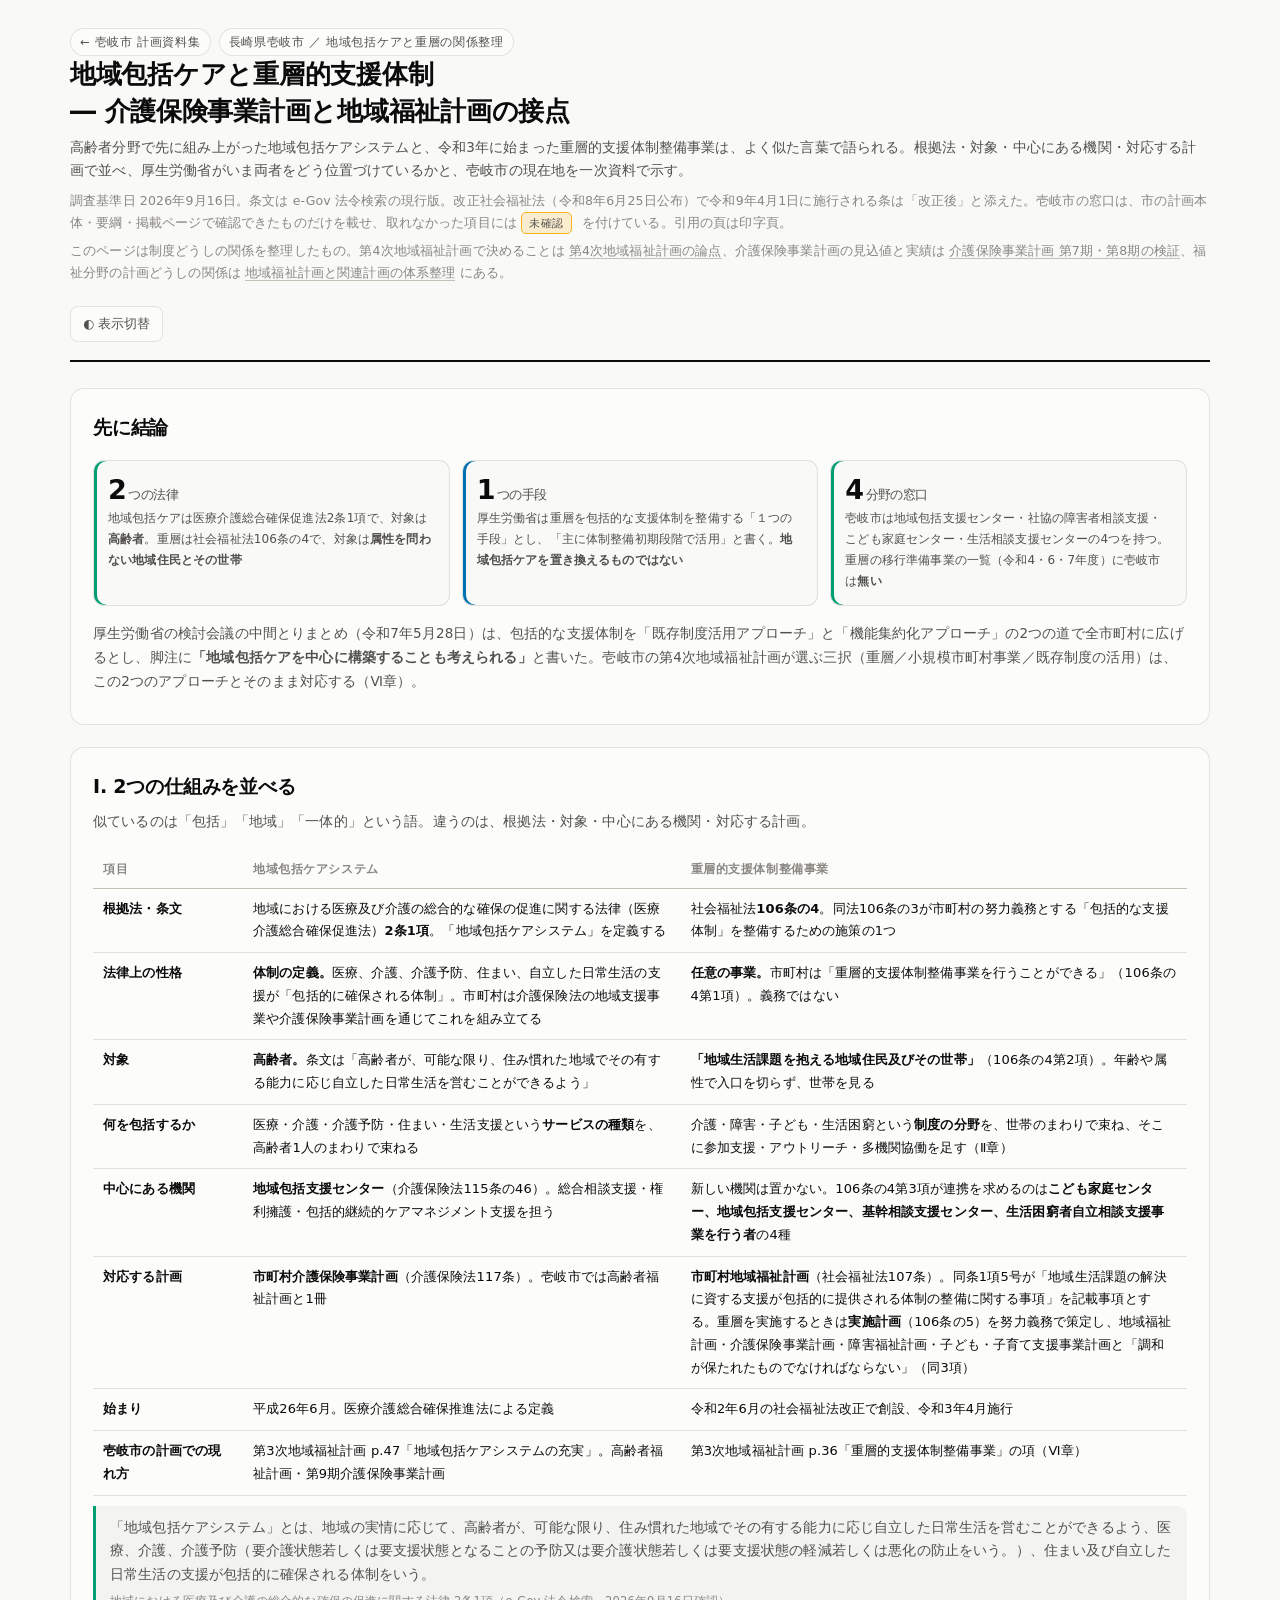
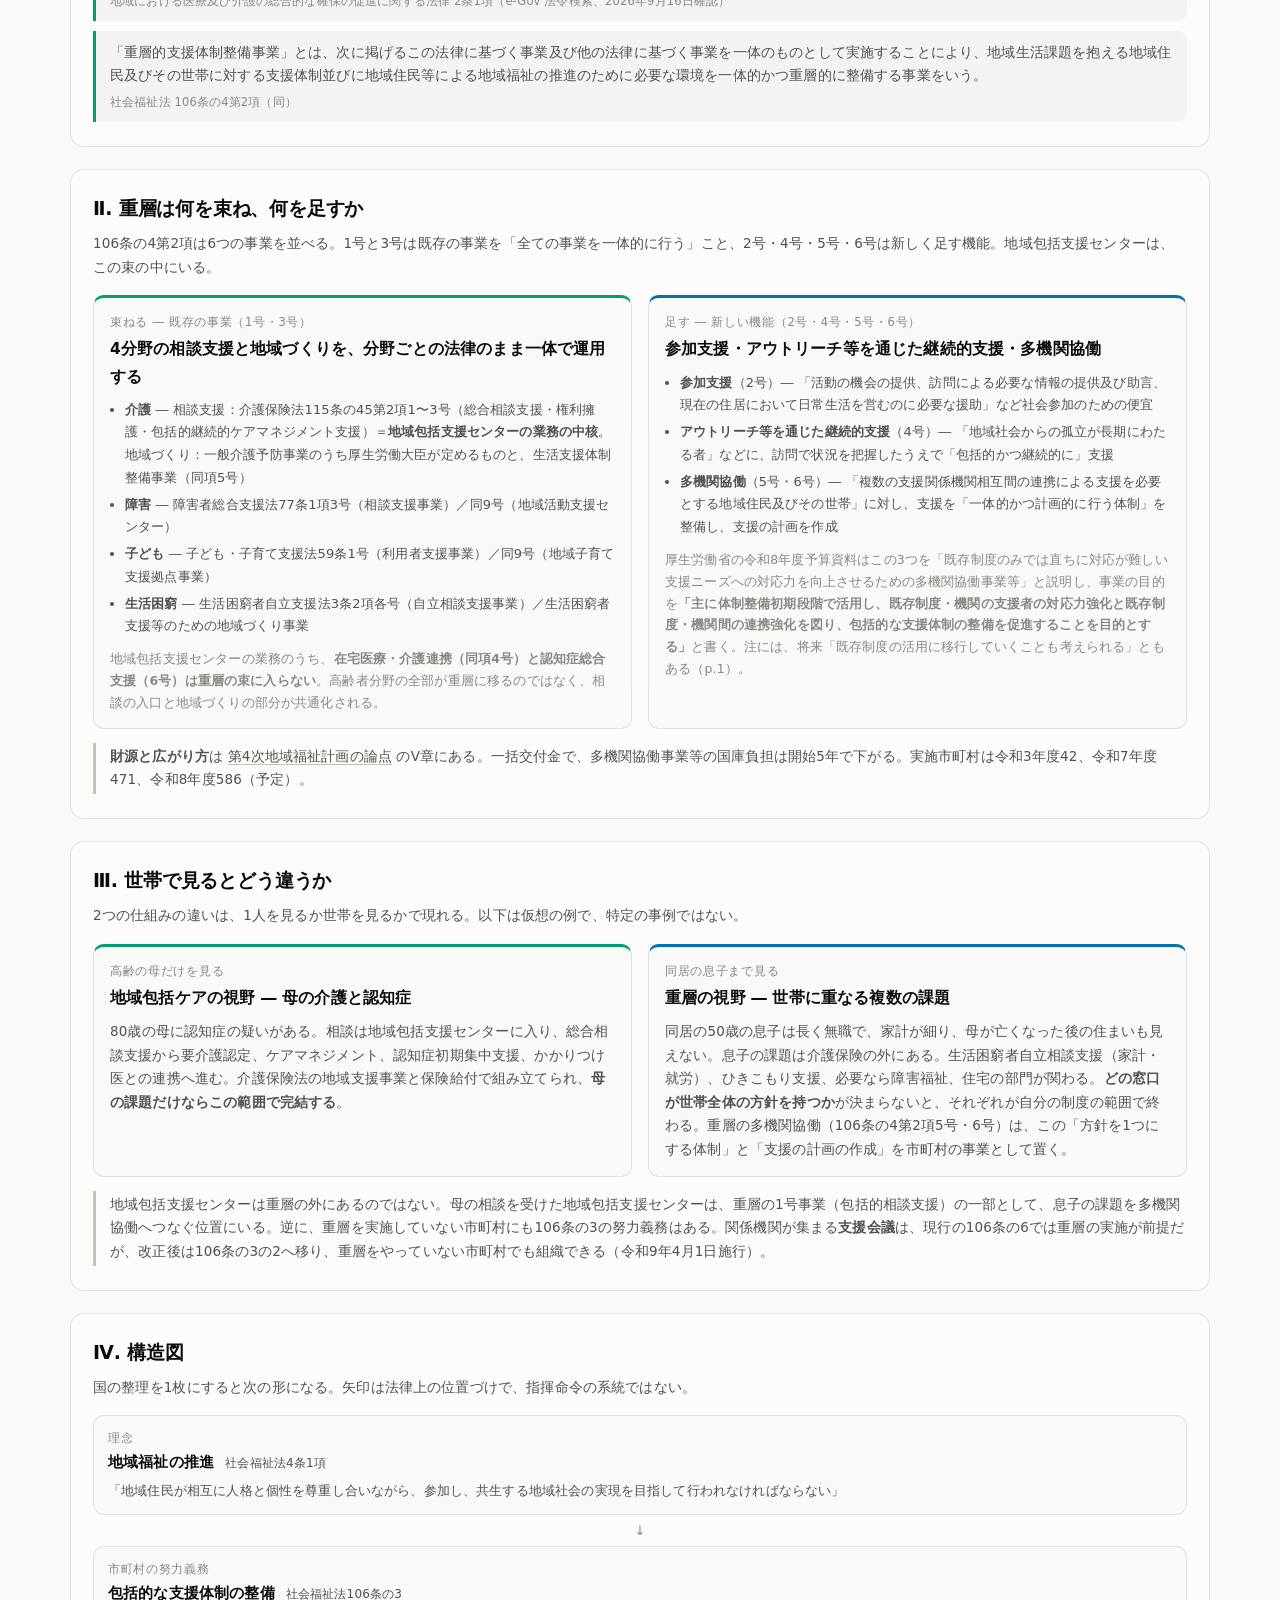
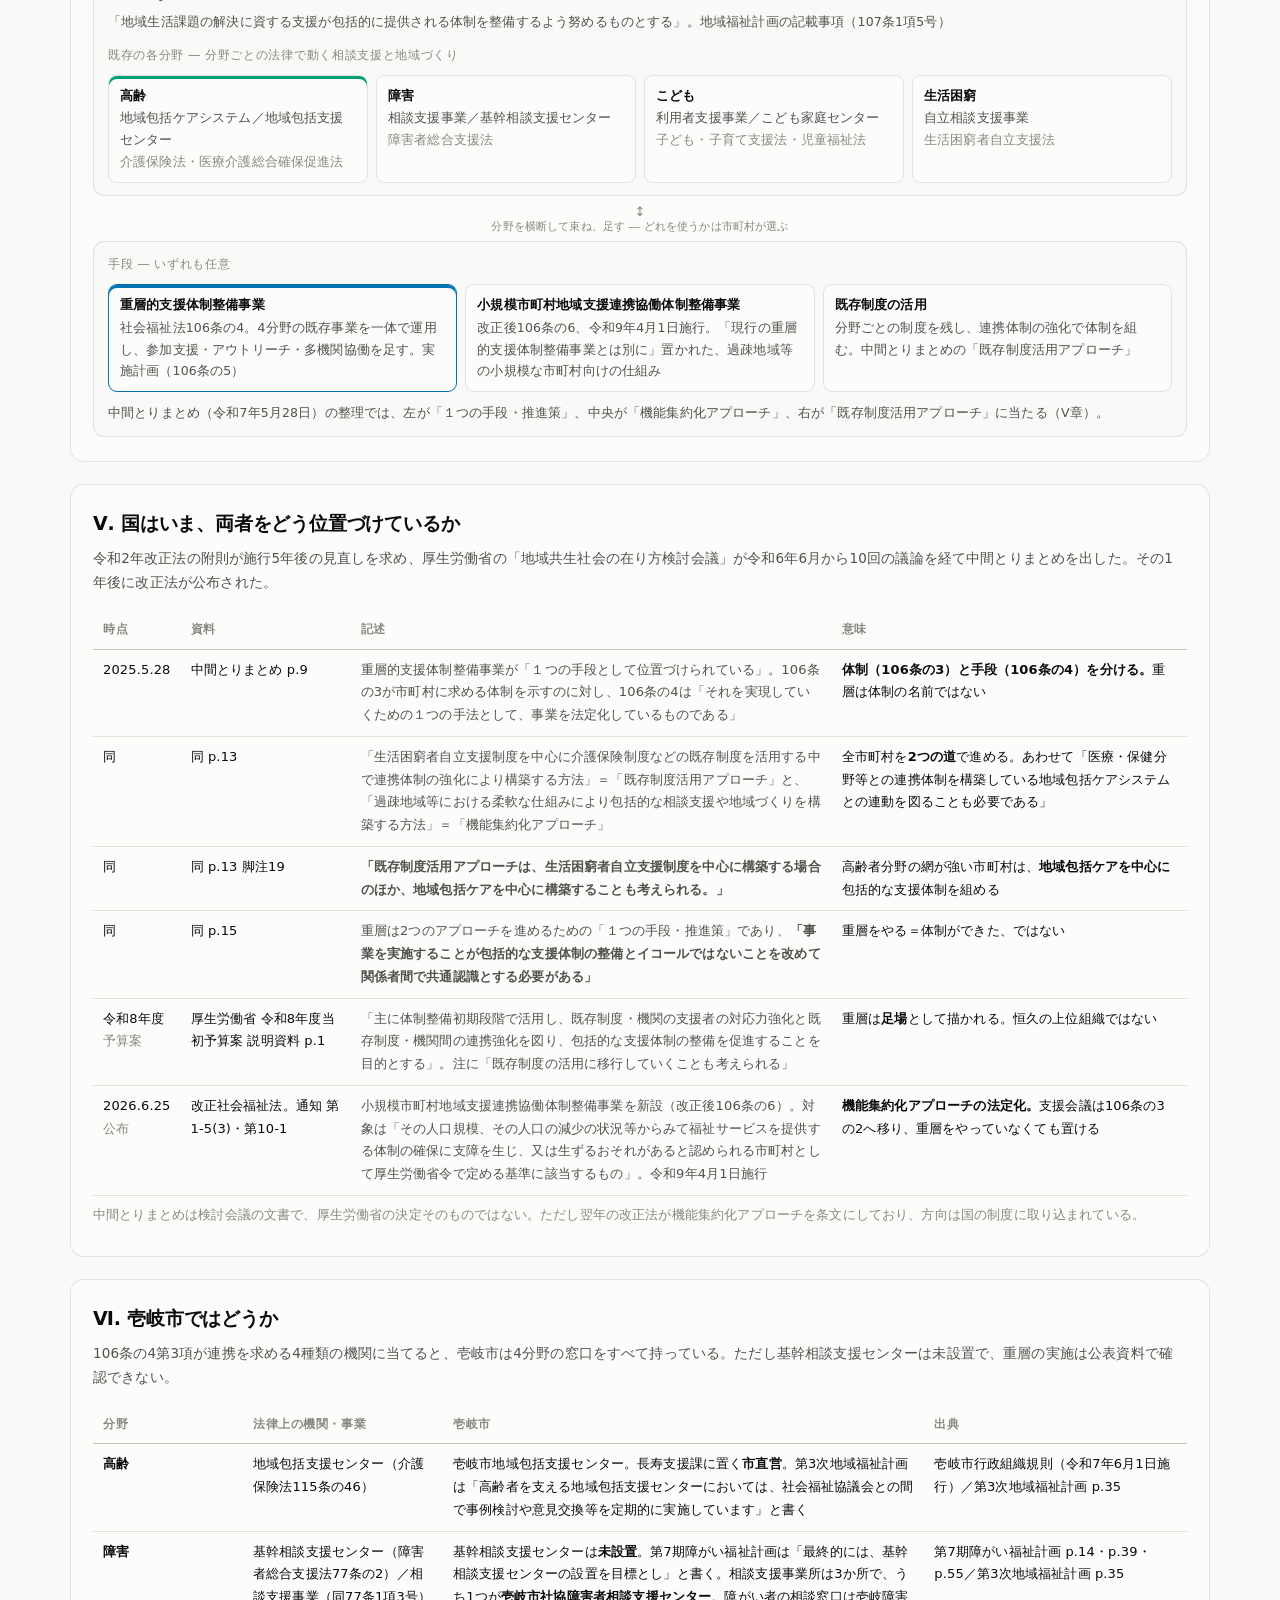
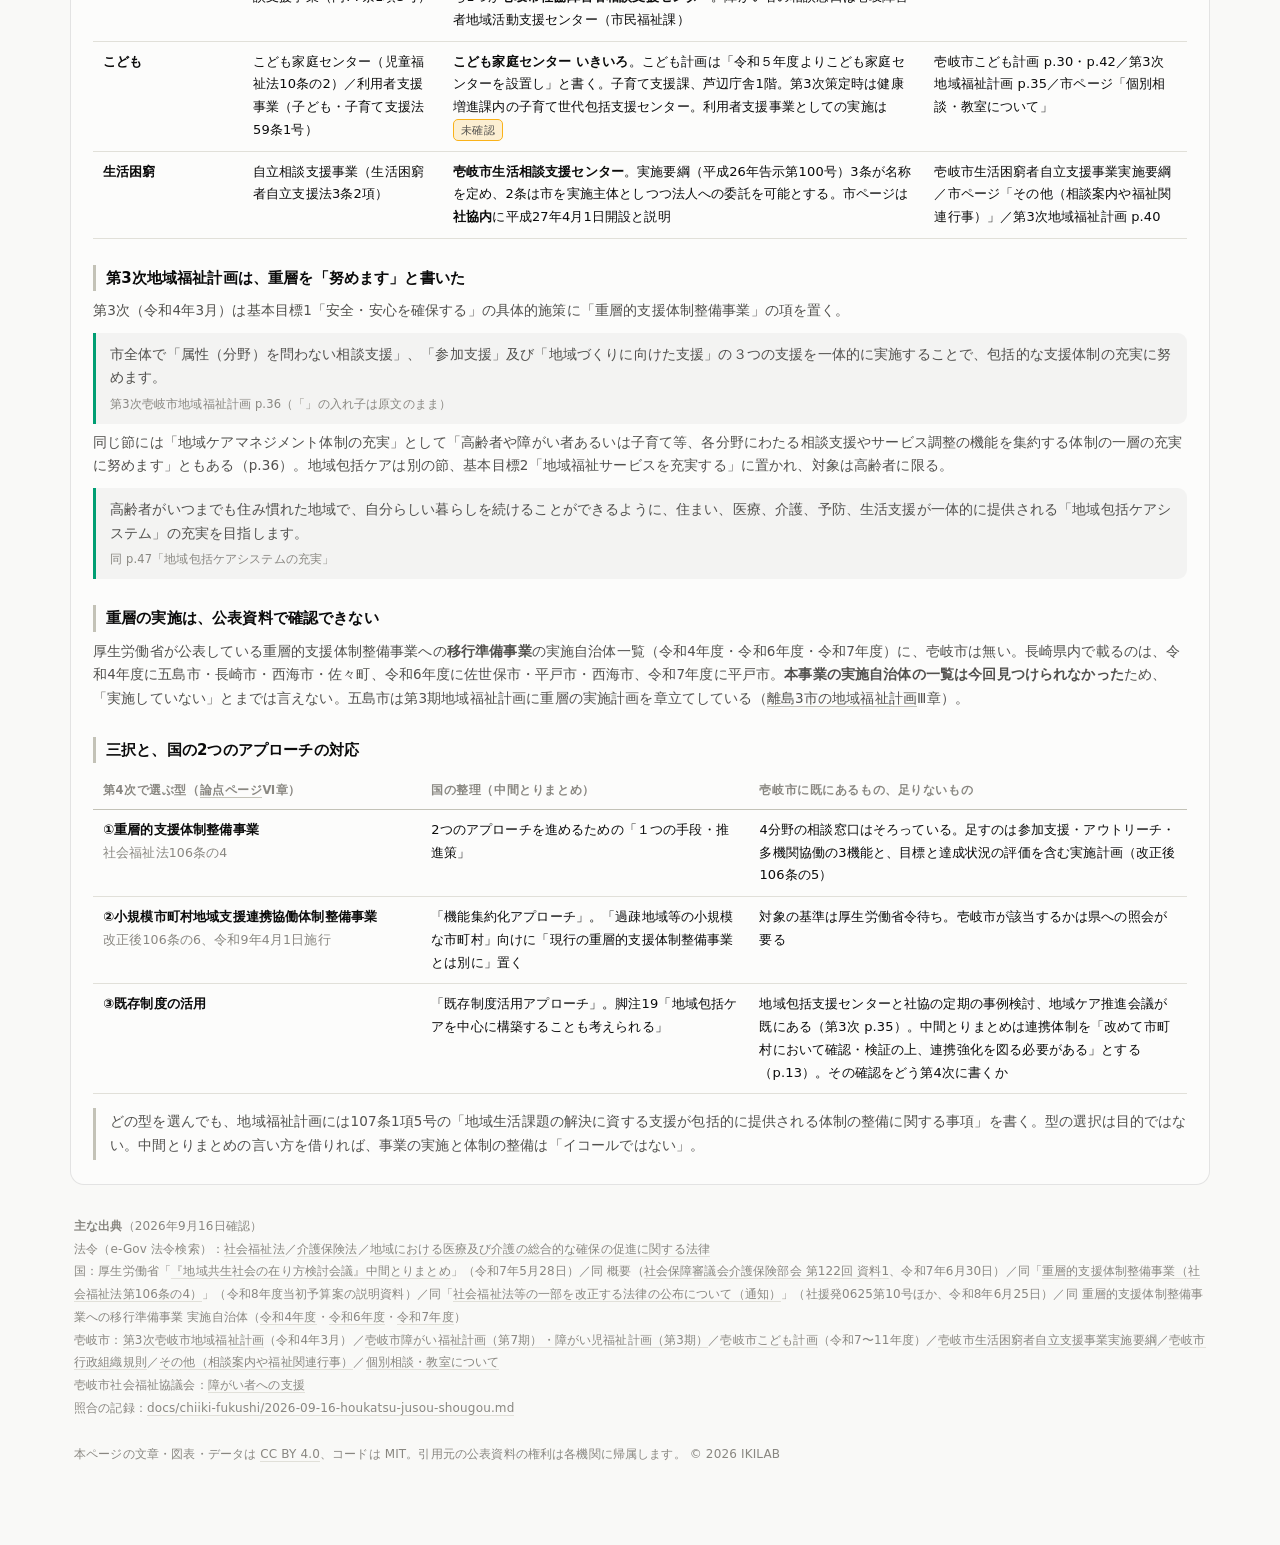
<file: plans/houkatsu-jusou/index.html>
<!DOCTYPE html>
<html lang="ja">
<head>
<meta charset="utf-8">
<meta name="viewport" content="width=device-width, initial-scale=1">
<title>地域包括ケアと重層的支援体制 ― 介護保険事業計画と地域福祉計画の接点 | 壱岐市 計画資料集</title>
<meta name="description" content="高齢者分野の地域包括ケアシステムと、属性を問わない重層的支援体制整備事業を、根拠法・対象・中心にある機関・対応する計画で並べた。厚生労働省は重層を包括的な支援体制を整備する「１つの手段」とし「主に体制整備初期段階で活用」と書く。壱岐市の4分野の窓口と重層の実施状況を一次資料で確認した。">
<link rel="canonical" href="https://keikaku.ikilab.org/plans/houkatsu-jusou/">
<meta property="og:type" content="article">
<meta property="og:site_name" content="壱岐市 計画資料集">
<meta property="og:title" content="地域包括ケアと重層的支援体制 ― 介護保険事業計画と地域福祉計画の接点">
<meta property="og:description" content="別の法律、別の対象。重層は地域包括ケアの置き換えではなく、包括的な支援体制を整備する「１つの手段」。中間とりまとめの2つのアプローチ、改正法で足された第3の型、壱岐市の4分野の窓口を一次資料で確認した。">
<meta property="og:url" content="https://keikaku.ikilab.org/plans/houkatsu-jusou/">
<meta property="og:locale" content="ja_JP">
<meta property="og:image" content="https://keikaku.ikilab.org/assets/og-houkatsu-jusou.png">
<meta property="og:image:width" content="1200">
<meta property="og:image:height" content="630">
<meta property="og:image:alt" content="社会福祉法106条の3の「市町村の包括的な支援体制」の下に、高齢（地域包括ケア）・障害・こども・困窮の4分野の札が並び、その下に106条の4の重層的支援体制整備事業が「束ねる・参加支援・アウトリーチ・多機関協働」の札とともに置かれた構造図">
<meta name="twitter:image" content="https://keikaku.ikilab.org/assets/og-houkatsu-jusou.png">
<meta name="twitter:card" content="summary_large_image">
<link rel="stylesheet" href="../../assets/palette.css">
<style>
:root{
  color-scheme: light;
  --page:#f9f9f7; --surface:#fcfcfb;
  --ink:#0b0b0b; --ink2:#52514e; --muted:#898781;
  --grid:#e1e0d9; --axis:#c3c2b7; --ring:rgba(11,11,11,0.10);
  --wash:rgba(11,11,11,0.035);
  --warn:#fab219; --crit:#d03b3b; --good:#0ca30c; --goodtx:#006300;
}
:root[data-theme="dark"]{
  color-scheme: dark;
  --page:#0d0d0d; --surface:#1a1a19;
  --ink:#ffffff; --ink2:#c3c2b7; --muted:#898781;
  --grid:#2c2c2a; --axis:#383835; --ring:rgba(255,255,255,0.10);
  --wash:rgba(255,255,255,0.05);
  --goodtx:#0ca30c;
}
@media (prefers-color-scheme: dark){
  :root:not([data-theme="light"]){
    color-scheme: dark;
    --page:#0d0d0d; --surface:#1a1a19;
    --ink:#ffffff; --ink2:#c3c2b7; --muted:#898781;
    --grid:#2c2c2a; --axis:#383835; --ring:rgba(255,255,255,0.10);
    --wash:rgba(255,255,255,0.05);
    --goodtx:#0ca30c;
  }
}
*{box-sizing:border-box}
html,body{margin:0;padding:0}
body{background:var(--page);color:var(--ink);
  font-family:system-ui,-apple-system,"Hiragino Sans","Noto Sans JP","Yu Gothic UI",sans-serif;
  font-size:15px;line-height:1.75;letter-spacing:.01em}
.wrap{max-width:1180px;margin:0 auto;padding:28px 20px 80px}
h1{font-size:26px;line-height:1.4;margin:0 0 6px;letter-spacing:-.01em}
h2{font-size:19px;margin:0 0 4px;letter-spacing:-.01em}
h3{font-size:15px;margin:26px 0 8px;padding-left:10px;border-left:3px solid var(--axis)}
p{margin:.5em 0}
a{color:inherit;text-decoration:none;border-bottom:1px solid var(--axis)}
a:hover{border-bottom-color:currentColor}
.sub{color:var(--ink2);font-size:13.5px}
.mut{color:var(--muted);font-size:12.5px}
b{font-weight:650}
header.top{display:flex;justify-content:space-between;align-items:flex-start;gap:16px;flex-wrap:wrap;
  padding-bottom:18px;border-bottom:2px solid var(--ink);margin-bottom:26px}
a.badge.home{text-decoration:none;margin-right:8px}
a.badge.home:hover{background:var(--wash);border-color:var(--axis)}
.badge{display:inline-block;font-size:11.5px;letter-spacing:.06em;padding:3px 9px;border:1px solid var(--ring);
  border-radius:999px;color:var(--ink2);background:var(--surface)}
button.tg{font:inherit;font-size:12.5px;padding:6px 12px;border:1px solid var(--ring);border-radius:8px;
  background:var(--surface);color:var(--ink2);cursor:pointer}
button.tg:hover{background:var(--wash)}
section{background:var(--surface);border:1px solid var(--ring);border-radius:14px;padding:22px 22px 24px;margin:0 0 22px}
section > .hd{margin-bottom:16px}

.tiles{display:grid;grid-template-columns:repeat(auto-fit,minmax(180px,1fr));gap:12px}
.tile{border:1px solid var(--ring);border-radius:11px;padding:13px 14px;background:var(--page)}
.tile .v{font-size:27px;line-height:1.15;font-weight:650;letter-spacing:-.02em}
.tile .v small{font-size:13px;font-weight:500;color:var(--ink2);margin-left:2px}
.tile .k{font-size:12px;color:var(--ink2);margin-top:3px}
.tile.a{box-shadow:inset 3px 0 0 var(--c3)}
.tile.b{box-shadow:inset 3px 0 0 var(--c1)}

.two{display:grid;grid-template-columns:1fr 1fr;gap:16px}
@media (max-width:820px){.two{grid-template-columns:1fr}}
.card{border:1px solid var(--ring);border-radius:11px;padding:14px 16px;background:var(--page)}
.card .tl{font-size:11.5px;letter-spacing:.06em;color:var(--muted);margin-bottom:4px}
.card h4{margin:0 0 8px;font-size:15.5px}
.card ul{margin:6px 0 0;padding-left:1.15em;font-size:13px;color:var(--ink2)}
.card ul li{margin:4px 0}
.card.h{border-top:3px solid var(--c3)}
.card.j{border-top:3px solid var(--c1)}

.tblwrap{overflow-x:auto;margin-top:6px}
table{border-collapse:collapse;width:100%;font-size:13px;min-width:720px}
th,td{text-align:left;vertical-align:top;padding:9px 10px;border-bottom:1px solid var(--grid)}
thead th{font-size:11.5px;letter-spacing:.05em;color:var(--muted);font-weight:600;border-bottom:1px solid var(--axis);white-space:nowrap}
tbody tr:hover{background:var(--wash)}
td.k{font-weight:600;width:150px}
td.nw{white-space:nowrap}
.hi{color:var(--crit);font-weight:650}
.q{color:var(--ink2)}
.tag{display:inline-block;font-size:10.5px;letter-spacing:.04em;padding:1px 7px;border-radius:5px;margin-right:6px;
  border:1px solid var(--ring);color:var(--ink2);white-space:nowrap}
.tag.w{border-color:var(--warn);background:color-mix(in srgb,var(--warn) 18%,transparent)}
.note{border-left:3px solid var(--axis);padding:2px 0 2px 14px;margin:14px 0 0;color:var(--ink2);font-size:13.5px}
blockquote{margin:10px 0 0;padding:10px 14px;border-left:3px solid var(--c3);background:var(--wash);border-radius:0 9px 9px 0;
  font-size:13.5px;color:var(--ink2)}
blockquote .src{display:block;font-size:11.5px;color:var(--muted);margin-top:4px}

/* 構造図 */
.dg{display:grid;gap:6px}
.dg .lv{border:1px solid var(--ring);border-radius:11px;padding:12px 14px;background:var(--page)}
.dg .lv .tl{font-size:11.5px;letter-spacing:.06em;color:var(--muted)}
.dg .lv .ttl{font-size:14.5px;font-weight:650;margin-top:2px}
.dg .lv .ttl small{font-weight:500;color:var(--ink2);font-size:12px;margin-left:6px}
.dg .lv .d{font-size:12.5px;color:var(--ink2);margin-top:4px}
.dg .row{display:grid;grid-template-columns:repeat(4,1fr);gap:8px;margin-top:10px}
.dg .means{display:grid;grid-template-columns:repeat(3,1fr);gap:8px;margin-top:10px}
.dg .bx{border:1px solid var(--ring);border-radius:9px;padding:9px 11px;font-size:12.5px;background:var(--surface);color:var(--ink2)}
.dg .bx b{display:block;font-size:13px;color:var(--ink)}
.dg .bx.on{border-color:var(--c1);box-shadow:inset 0 3px 0 var(--c1)}
.dg .bx.h{box-shadow:inset 0 3px 0 var(--c3)}
.dg .arr{text-align:center;color:var(--muted);font-size:13px;line-height:1.2;padding:2px 0}
.dg .arr small{display:block;font-size:11px}
@media (max-width:820px){.dg .row,.dg .means{grid-template-columns:1fr}}

footer{color:var(--muted);font-size:12px;padding:8px 4px 0;line-height:1.9}
footer a{border-bottom-color:var(--grid)}
@media print{body{background:#fff}section{break-inside:avoid}button.tg{display:none}}
</style>
</head>
<body>
<div class="wrap">

<header class="top">
  <div>
    <a href="../../" class="badge home">← 壱岐市 計画資料集</a><span class="badge">長崎県壱岐市 ／ 地域包括ケアと重層の関係整理</span>
    <h1>地域包括ケアと重層的支援体制<br>― 介護保険事業計画と地域福祉計画の接点</h1>
    <p class="sub">高齢者分野で先に組み上がった地域包括ケアシステムと、令和3年に始まった重層的支援体制整備事業は、よく似た言葉で語られる。根拠法・対象・中心にある機関・対応する計画で並べ、厚生労働省がいま両者をどう位置づけているかと、壱岐市の現在地を一次資料で示す。</p>
    <p class="mut">調査基準日 2026年9月16日。条文は e-Gov 法令検索の現行版。改正社会福祉法（令和8年6月25日公布）で令和9年4月1日に施行される条は「改正後」と添えた。壱岐市の窓口は、市の計画本体・要綱・掲載ページで確認できたものだけを載せ、取れなかった項目には <span class="tag w">未確認</span> を付けている。引用の頁は印字頁。</p>
    <p class="mut">このページは制度どうしの関係を整理したもの。第4次地域福祉計画で決めることは <a href="../chiiki-fukushi-4/">第4次地域福祉計画の論点</a>、介護保険事業計画の見込値と実績は <a href="../kaigo-7-9/">介護保険事業計画 第7期・第8期の検証</a>、福祉分野の計画どうしの関係は <a href="../fukushi/">地域福祉計画と関連計画の体系整理</a> にある。</p>
  </div>
  <button class="tg" id="tg">◐ 表示切替</button>
</header>

<section>
  <div class="hd"><h2>先に結論</h2></div>
  <div class="tiles">
    <div class="tile a"><div class="v">2<small>つの法律</small></div><div class="k">地域包括ケアは医療介護総合確保促進法2条1項で、対象は<b>高齢者</b>。重層は社会福祉法106条の4で、対象は<b>属性を問わない地域住民とその世帯</b></div></div>
    <div class="tile b"><div class="v">1<small>つの手段</small></div><div class="k">厚生労働省は重層を包括的な支援体制を整備する「１つの手段」とし、「主に体制整備初期段階で活用」と書く。<b>地域包括ケアを置き換えるものではない</b></div></div>
    <div class="tile a"><div class="v">4<small>分野の窓口</small></div><div class="k">壱岐市は地域包括支援センター・社協の障害者相談支援・こども家庭センター・生活相談支援センターの4つを持つ。重層の移行準備事業の一覧（令和4・6・7年度）に壱岐市は<b>無い</b></div></div>
  </div>
  <p class="sub" style="margin-top:16px">厚生労働省の検討会議の中間とりまとめ（令和7年5月28日）は、包括的な支援体制を「既存制度活用アプローチ」と「機能集約化アプローチ」の2つの道で全市町村に広げるとし、脚注に<b>「地域包括ケアを中心に構築することも考えられる」</b>と書いた。壱岐市の第4次地域福祉計画が選ぶ三択（重層／小規模市町村事業／既存制度の活用）は、この2つのアプローチとそのまま対応する（Ⅵ章）。</p>
</section>

<section>
  <div class="hd">
    <h2>Ⅰ. 2つの仕組みを並べる</h2>
    <p class="sub">似ているのは「包括」「地域」「一体的」という語。違うのは、根拠法・対象・中心にある機関・対応する計画。</p>
  </div>
  <div class="tblwrap"><table>
    <thead><tr><th style="width:150px">項目</th><th style="width:40%">地域包括ケアシステム</th><th>重層的支援体制整備事業</th></tr></thead>
    <tbody>
      <tr><td class="k">根拠法・条文</td>
        <td>地域における医療及び介護の総合的な確保の促進に関する法律（医療介護総合確保促進法）<b>2条1項</b>。「地域包括ケアシステム」を定義する</td>
        <td>社会福祉法<b>106条の4</b>。同法106条の3が市町村の努力義務とする「包括的な支援体制」を整備するための施策の1つ</td></tr>
      <tr><td class="k">法律上の性格</td>
        <td><b>体制の定義。</b>医療、介護、介護予防、住まい、自立した日常生活の支援が「包括的に確保される体制」。市町村は介護保険法の地域支援事業や介護保険事業計画を通じてこれを組み立てる</td>
        <td><b>任意の事業。</b>市町村は「重層的支援体制整備事業を行うことができる」（106条の4第1項）。義務ではない</td></tr>
      <tr><td class="k">対象</td>
        <td><b>高齢者。</b>条文は「高齢者が、可能な限り、住み慣れた地域でその有する能力に応じ自立した日常生活を営むことができるよう」</td>
        <td><b>「地域生活課題を抱える地域住民及びその世帯」</b>（106条の4第2項）。年齢や属性で入口を切らず、世帯を見る</td></tr>
      <tr><td class="k">何を包括するか</td>
        <td>医療・介護・介護予防・住まい・生活支援という<b>サービスの種類</b>を、高齢者1人のまわりで束ねる</td>
        <td>介護・障害・子ども・生活困窮という<b>制度の分野</b>を、世帯のまわりで束ね、そこに参加支援・アウトリーチ・多機関協働を足す（Ⅱ章）</td></tr>
      <tr><td class="k">中心にある機関</td>
        <td><b>地域包括支援センター</b>（介護保険法115条の46）。総合相談支援・権利擁護・包括的継続的ケアマネジメント支援を担う</td>
        <td>新しい機関は置かない。106条の4第3項が連携を求めるのは<b>こども家庭センター、地域包括支援センター、基幹相談支援センター、生活困窮者自立相談支援事業を行う者</b>の4種</td></tr>
      <tr><td class="k">対応する計画</td>
        <td><b>市町村介護保険事業計画</b>（介護保険法117条）。壱岐市では高齢者福祉計画と1冊</td>
        <td><b>市町村地域福祉計画</b>（社会福祉法107条）。同条1項5号が「地域生活課題の解決に資する支援が包括的に提供される体制の整備に関する事項」を記載事項とする。重層を実施するときは<b>実施計画</b>（106条の5）を努力義務で策定し、地域福祉計画・介護保険事業計画・障害福祉計画・子ども・子育て支援事業計画と「調和が保たれたものでなければならない」（同3項）</td></tr>
      <tr><td class="k">始まり</td>
        <td>平成26年6月。医療介護総合確保推進法による定義</td>
        <td>令和2年6月の社会福祉法改正で創設、令和3年4月施行</td></tr>
      <tr><td class="k">壱岐市の計画での現れ方</td>
        <td>第3次地域福祉計画 p.47「地域包括ケアシステムの充実」。高齢者福祉計画・第9期介護保険事業計画</td>
        <td>第3次地域福祉計画 p.36「重層的支援体制整備事業」の項（Ⅵ章）</td></tr>
    </tbody>
  </table></div>
  <blockquote>「地域包括ケアシステム」とは、地域の実情に応じて、高齢者が、可能な限り、住み慣れた地域でその有する能力に応じ自立した日常生活を営むことができるよう、医療、介護、介護予防（要介護状態若しくは要支援状態となることの予防又は要介護状態若しくは要支援状態の軽減若しくは悪化の防止をいう。）、住まい及び自立した日常生活の支援が包括的に確保される体制をいう。
    <span class="src">地域における医療及び介護の総合的な確保の促進に関する法律 2条1項（e-Gov 法令検索、2026年9月16日確認）</span></blockquote>
  <blockquote>「重層的支援体制整備事業」とは、次に掲げるこの法律に基づく事業及び他の法律に基づく事業を一体のものとして実施することにより、地域生活課題を抱える地域住民及びその世帯に対する支援体制並びに地域住民等による地域福祉の推進のために必要な環境を一体的かつ重層的に整備する事業をいう。
    <span class="src">社会福祉法 106条の4第2項（同）</span></blockquote>
</section>

<section>
  <div class="hd">
    <h2>Ⅱ. 重層は何を束ね、何を足すか</h2>
    <p class="sub">106条の4第2項は6つの事業を並べる。1号と3号は既存の事業を「全ての事業を一体的に行う」こと、2号・4号・5号・6号は新しく足す機能。地域包括支援センターは、この束の中にいる。</p>
  </div>
  <div class="two">
    <div class="card h">
      <div class="tl">束ねる ― 既存の事業（1号・3号）</div>
      <h4>4分野の相談支援と地域づくりを、分野ごとの法律のまま一体で運用する</h4>
      <ul>
        <li><b>介護</b> ― 相談支援：介護保険法115条の45第2項1〜3号（総合相談支援・権利擁護・包括的継続的ケアマネジメント支援）＝<b>地域包括支援センターの業務の中核</b>。地域づくり：一般介護予防事業のうち厚生労働大臣が定めるものと、生活支援体制整備事業（同項5号）</li>
        <li><b>障害</b> ― 障害者総合支援法77条1項3号（相談支援事業）／同9号（地域活動支援センター）</li>
        <li><b>子ども</b> ― 子ども・子育て支援法59条1号（利用者支援事業）／同9号（地域子育て支援拠点事業）</li>
        <li><b>生活困窮</b> ― 生活困窮者自立支援法3条2項各号（自立相談支援事業）／生活困窮者支援等のための地域づくり事業</li>
      </ul>
      <p class="mut" style="margin:10px 0 0">地域包括支援センターの業務のうち、<b>在宅医療・介護連携（同項4号）と認知症総合支援（6号）は重層の束に入らない</b>。高齢者分野の全部が重層に移るのではなく、相談の入口と地域づくりの部分が共通化される。</p>
    </div>
    <div class="card j">
      <div class="tl">足す ― 新しい機能（2号・4号・5号・6号）</div>
      <h4>参加支援・アウトリーチ等を通じた継続的支援・多機関協働</h4>
      <ul>
        <li><b>参加支援</b>（2号）― 「活動の機会の提供、訪問による必要な情報の提供及び助言、現在の住居において日常生活を営むのに必要な援助」など社会参加のための便宜</li>
        <li><b>アウトリーチ等を通じた継続的支援</b>（4号）― 「地域社会からの孤立が長期にわたる者」などに、訪問で状況を把握したうえで「包括的かつ継続的に」支援</li>
        <li><b>多機関協働</b>（5号・6号）― 「複数の支援関係機関相互間の連携による支援を必要とする地域住民及びその世帯」に対し、支援を「一体的かつ計画的に行う体制」を整備し、支援の計画を作成</li>
      </ul>
      <p class="mut" style="margin:10px 0 0">厚生労働省の令和8年度予算資料はこの3つを「既存制度のみでは直ちに対応が難しい支援ニーズへの対応力を向上させるための多機関協働事業等」と説明し、事業の目的を<b>「主に体制整備初期段階で活用し、既存制度・機関の支援者の対応力強化と既存制度・機関間の連携強化を図り、包括的な支援体制の整備を促進することを目的とする」</b>と書く。注には、将来「既存制度の活用に移行していくことも考えられる」ともある（p.1）。</p>
    </div>
  </div>
  <p class="note"><b>財源と広がり方</b>は <a href="../chiiki-fukushi-4/">第4次地域福祉計画の論点</a> のⅤ章にある。一括交付金で、多機関協働事業等の国庫負担は開始5年で下がる。実施市町村は令和3年度42、令和7年度471、令和8年度586（予定）。</p>
</section>

<section>
  <div class="hd">
    <h2>Ⅲ. 世帯で見るとどう違うか</h2>
    <p class="sub">2つの仕組みの違いは、1人を見るか世帯を見るかで現れる。以下は仮想の例で、特定の事例ではない。</p>
  </div>
  <div class="two">
    <div class="card h">
      <div class="tl">高齢の母だけを見る</div>
      <h4>地域包括ケアの視野 ― 母の介護と認知症</h4>
      <p class="sub" style="margin:0">80歳の母に認知症の疑いがある。相談は地域包括支援センターに入り、総合相談支援から要介護認定、ケアマネジメント、認知症初期集中支援、かかりつけ医との連携へ進む。介護保険法の地域支援事業と保険給付で組み立てられ、<b>母の課題だけならこの範囲で完結する</b>。</p>
    </div>
    <div class="card j">
      <div class="tl">同居の息子まで見る</div>
      <h4>重層の視野 ― 世帯に重なる複数の課題</h4>
      <p class="sub" style="margin:0">同居の50歳の息子は長く無職で、家計が細り、母が亡くなった後の住まいも見えない。息子の課題は介護保険の外にある。生活困窮者自立相談支援（家計・就労）、ひきこもり支援、必要なら障害福祉、住宅の部門が関わる。<b>どの窓口が世帯全体の方針を持つか</b>が決まらないと、それぞれが自分の制度の範囲で終わる。重層の多機関協働（106条の4第2項5号・6号）は、この「方針を1つにする体制」と「支援の計画の作成」を市町村の事業として置く。</p>
    </div>
  </div>
  <p class="note">地域包括支援センターは重層の外にあるのではない。母の相談を受けた地域包括支援センターは、重層の1号事業（包括的相談支援）の一部として、息子の課題を多機関協働へつなぐ位置にいる。逆に、重層を実施していない市町村にも106条の3の努力義務はある。関係機関が集まる<b>支援会議</b>は、現行の106条の6では重層の実施が前提だが、改正後は106条の3の2へ移り、重層をやっていない市町村でも組織できる（令和9年4月1日施行）。</p>
</section>

<section>
  <div class="hd">
    <h2>Ⅳ. 構造図</h2>
    <p class="sub">国の整理を1枚にすると次の形になる。矢印は法律上の位置づけで、指揮命令の系統ではない。</p>
  </div>
  <div class="dg">
    <div class="lv">
      <div class="tl">理念</div>
      <div class="ttl">地域福祉の推進 <small>社会福祉法4条1項</small></div>
      <div class="d">「地域住民が相互に人格と個性を尊重し合いながら、参加し、共生する地域社会の実現を目指して行われなければならない」</div>
    </div>
    <div class="arr">↓</div>
    <div class="lv">
      <div class="tl">市町村の努力義務</div>
      <div class="ttl">包括的な支援体制の整備 <small>社会福祉法106条の3</small></div>
      <div class="d">「地域生活課題の解決に資する支援が包括的に提供される体制を整備するよう努めるものとする」。地域福祉計画の記載事項（107条1項5号）</div>
      <div class="tl" style="margin-top:12px">既存の各分野 ― 分野ごとの法律で動く相談支援と地域づくり</div>
      <div class="row">
        <div class="bx h"><b>高齢</b>地域包括ケアシステム／地域包括支援センター<br><span class="mut">介護保険法・医療介護総合確保促進法</span></div>
        <div class="bx"><b>障害</b>相談支援事業／基幹相談支援センター<br><span class="mut">障害者総合支援法</span></div>
        <div class="bx"><b>こども</b>利用者支援事業／こども家庭センター<br><span class="mut">子ども・子育て支援法・児童福祉法</span></div>
        <div class="bx"><b>生活困窮</b>自立相談支援事業<br><span class="mut">生活困窮者自立支援法</span></div>
      </div>
    </div>
    <div class="arr">↕<small>分野を横断して束ね、足す ― どれを使うかは市町村が選ぶ</small></div>
    <div class="lv">
      <div class="tl">手段 ― いずれも任意</div>
      <div class="means">
        <div class="bx on"><b>重層的支援体制整備事業</b>社会福祉法106条の4。4分野の既存事業を一体で運用し、参加支援・アウトリーチ・多機関協働を足す。実施計画（106条の5）</div>
        <div class="bx"><b>小規模市町村地域支援連携協働体制整備事業</b>改正後106条の6、令和9年4月1日施行。「現行の重層的支援体制整備事業とは別に」置かれた、過疎地域等の小規模な市町村向けの仕組み</div>
        <div class="bx"><b>既存制度の活用</b>分野ごとの制度を残し、連携体制の強化で体制を組む。中間とりまとめの「既存制度活用アプローチ」</div>
      </div>
      <div class="d" style="margin-top:10px">中間とりまとめ（令和7年5月28日）の整理では、左が「１つの手段・推進策」、中央が「機能集約化アプローチ」、右が「既存制度活用アプローチ」に当たる（Ⅴ章）。</div>
    </div>
  </div>
</section>

<section>
  <div class="hd">
    <h2>Ⅴ. 国はいま、両者をどう位置づけているか</h2>
    <p class="sub">令和2年改正法の附則が施行5年後の見直しを求め、厚生労働省の「地域共生社会の在り方検討会議」が令和6年6月から10回の議論を経て中間とりまとめを出した。その1年後に改正法が公布された。</p>
  </div>
  <div class="tblwrap"><table>
    <thead><tr><th class="nw">時点</th><th style="width:170px">資料</th><th style="width:44%">記述</th><th>意味</th></tr></thead>
    <tbody>
      <tr><td class="nw">2025.5.28</td><td>中間とりまとめ p.9</td>
        <td class="q">重層的支援体制整備事業が「１つの手段として位置づけられている」。106条の3が市町村に求める体制を示すのに対し、106条の4は「それを実現していくための１つの手法として、事業を法定化しているものである」</td>
        <td><b>体制（106条の3）と手段（106条の4）を分ける。</b>重層は体制の名前ではない</td></tr>
      <tr><td class="nw">同</td><td>同 p.13</td>
        <td class="q">「生活困窮者自立支援制度を中心に介護保険制度などの既存制度を活用する中で連携体制の強化により構築する方法」＝「既存制度活用アプローチ」と、「過疎地域等における柔軟な仕組みにより包括的な相談支援や地域づくりを構築する方法」＝「機能集約化アプローチ」</td>
        <td>全市町村を<b>2つの道</b>で進める。あわせて「医療・保健分野等との連携体制を構築している地域包括ケアシステムとの連動を図ることも必要である」</td></tr>
      <tr><td class="nw">同</td><td>同 p.13 脚注19</td>
        <td class="q"><b>「既存制度活用アプローチは、生活困窮者自立支援制度を中心に構築する場合のほか、地域包括ケアを中心に構築することも考えられる。」</b></td>
        <td>高齢者分野の網が強い市町村は、<b>地域包括ケアを中心に</b>包括的な支援体制を組める</td></tr>
      <tr><td class="nw">同</td><td>同 p.15</td>
        <td class="q">重層は2つのアプローチを進めるための「１つの手段・推進策」であり、<b>「事業を実施することが包括的な支援体制の整備とイコールではないことを改めて関係者間で共通認識とする必要がある」</b></td>
        <td>重層をやる＝体制ができた、ではない</td></tr>
      <tr><td class="nw">令和8年度<br><span class="mut">予算案</span></td><td>厚生労働省 令和8年度当初予算案 説明資料 p.1</td>
        <td class="q">「主に体制整備初期段階で活用し、既存制度・機関の支援者の対応力強化と既存制度・機関間の連携強化を図り、包括的な支援体制の整備を促進することを目的とする」。注に「既存制度の活用に移行していくことも考えられる」</td>
        <td>重層は<b>足場</b>として描かれる。恒久の上位組織ではない</td></tr>
      <tr><td class="nw">2026.6.25<br><span class="mut">公布</span></td><td>改正社会福祉法。通知 第1-5(3)・第10-1</td>
        <td class="q">小規模市町村地域支援連携協働体制整備事業を新設（改正後106条の6）。対象は「その人口規模、その人口の減少の状況等からみて福祉サービスを提供する体制の確保に支障を生じ、又は生ずるおそれがあると認められる市町村として厚生労働省令で定める基準に該当するもの」。令和9年4月1日施行</td>
        <td><b>機能集約化アプローチの法定化。</b>支援会議は106条の3の2へ移り、重層をやっていなくても置ける</td></tr>
    </tbody>
  </table></div>
  <p class="mut" style="margin-top:8px">中間とりまとめは検討会議の文書で、厚生労働省の決定そのものではない。ただし翌年の改正法が機能集約化アプローチを条文にしており、方向は国の制度に取り込まれている。</p>
</section>

<section>
  <div class="hd">
    <h2>Ⅵ. 壱岐市ではどうか</h2>
    <p class="sub">106条の4第3項が連携を求める4種類の機関に当てると、壱岐市は4分野の窓口をすべて持っている。ただし基幹相談支援センターは未設置で、重層の実施は公表資料で確認できない。</p>
  </div>
  <div class="tblwrap"><table>
    <thead><tr><th class="nw">分野</th><th style="width:200px">法律上の機関・事業</th><th style="width:44%">壱岐市</th><th>出典</th></tr></thead>
    <tbody>
      <tr><td class="k nw">高齢</td><td>地域包括支援センター（介護保険法115条の46）</td>
        <td>壱岐市地域包括支援センター。長寿支援課に置く<b>市直営</b>。第3次地域福祉計画は「高齢者を支える地域包括支援センターにおいては、社会福祉協議会との間で事例検討や意見交換等を定期的に実施しています」と書く</td>
        <td>壱岐市行政組織規則（令和7年6月1日施行）／第3次地域福祉計画 p.35</td></tr>
      <tr><td class="k nw">障害</td><td>基幹相談支援センター（障害者総合支援法77条の2）／相談支援事業（同77条1項3号）</td>
        <td>基幹相談支援センターは<b>未設置</b>。第7期障がい福祉計画は「最終的には、基幹相談支援センターの設置を目標とし」と書く。相談支援事業所は3か所で、うち1つが<b>壱岐市社協障害者相談支援センター</b>。障がい者の相談窓口は壱岐障害者地域活動支援センター（市民福祉課）</td>
        <td>第7期障がい福祉計画 p.14・p.39・p.55／第3次地域福祉計画 p.35</td></tr>
      <tr><td class="k nw">こども</td><td>こども家庭センター（児童福祉法10条の2）／利用者支援事業（子ども・子育て支援法59条1号）</td>
        <td><b>こども家庭センター いきいろ</b>。こども計画は「令和５年度よりこども家庭センターを設置し」と書く。子育て支援課、芦辺庁舎1階。第3次策定時は健康増進課内の子育て世代包括支援センター。利用者支援事業としての実施は <span class="tag w">未確認</span></td>
        <td>壱岐市こども計画 p.30・p.42／第3次地域福祉計画 p.35／市ページ「個別相談・教室について」</td></tr>
      <tr><td class="k nw">生活困窮</td><td>自立相談支援事業（生活困窮者自立支援法3条2項）</td>
        <td><b>壱岐市生活相談支援センター</b>。実施要綱（平成26年告示第100号）3条が名称を定め、2条は市を実施主体としつつ法人への委託を可能とする。市ページは<b>社協内</b>に平成27年4月1日開設と説明</td>
        <td>壱岐市生活困窮者自立支援事業実施要綱／市ページ「その他（相談案内や福祉関連行事）」／第3次地域福祉計画 p.40</td></tr>
    </tbody>
  </table></div>

  <h3>第3次地域福祉計画は、重層を「努めます」と書いた</h3>
  <p class="sub">第3次（令和4年3月）は基本目標1「安全・安心を確保する」の具体的施策に「重層的支援体制整備事業」の項を置く。</p>
  <blockquote>市全体で「属性（分野）を問わない相談支援」、「参加支援」及び「地域づくりに向けた支援」の３つの支援を一体的に実施することで、包括的な支援体制の充実に努めます。
    <span class="src">第3次壱岐市地域福祉計画 p.36（「」の入れ子は原文のまま）</span></blockquote>
  <p class="sub">同じ節には「地域ケアマネジメント体制の充実」として「高齢者や障がい者あるいは子育て等、各分野にわたる相談支援やサービス調整の機能を集約する体制の一層の充実に努めます」ともある（p.36）。地域包括ケアは別の節、基本目標2「地域福祉サービスを充実する」に置かれ、対象は高齢者に限る。</p>
  <blockquote>高齢者がいつまでも住み慣れた地域で、自分らしい暮らしを続けることができるように、住まい、医療、介護、予防、生活支援が一体的に提供される「地域包括ケアシステム」の充実を目指します。
    <span class="src">同 p.47「地域包括ケアシステムの充実」</span></blockquote>

  <h3>重層の実施は、公表資料で確認できない</h3>
  <p class="sub">厚生労働省が公表している重層的支援体制整備事業への<b>移行準備事業</b>の実施自治体一覧（令和4年度・令和6年度・令和7年度）に、壱岐市は無い。長崎県内で載るのは、令和4年度に五島市・長崎市・西海市・佐々町、令和6年度に佐世保市・平戸市・西海市、令和7年度に平戸市。<b>本事業の実施自治体の一覧は今回見つけられなかった</b>ため、「実施していない」とまでは言えない。五島市は第3期地域福祉計画に重層の実施計画を章立てしている（<a href="../chiiki-fukushi-3shi/">離島3市の地域福祉計画</a>Ⅲ章）。</p>

  <h3>三択と、国の2つのアプローチの対応</h3>
  <div class="tblwrap"><table>
    <thead><tr><th style="width:30%">第4次で選ぶ型（<a href="../chiiki-fukushi-4/">論点ページ</a>Ⅵ章）</th><th style="width:30%">国の整理（中間とりまとめ）</th><th>壱岐市に既にあるもの、足りないもの</th></tr></thead>
    <tbody>
      <tr><td><b>①重層的支援体制整備事業</b><br><span class="mut">社会福祉法106条の4</span></td>
        <td>2つのアプローチを進めるための「１つの手段・推進策」</td>
        <td>4分野の相談窓口はそろっている。足すのは参加支援・アウトリーチ・多機関協働の3機能と、目標と達成状況の評価を含む実施計画（改正後106条の5）</td></tr>
      <tr><td><b>②小規模市町村地域支援連携協働体制整備事業</b><br><span class="mut">改正後106条の6、令和9年4月1日施行</span></td>
        <td>「機能集約化アプローチ」。「過疎地域等の小規模な市町村」向けに「現行の重層的支援体制整備事業とは別に」置く</td>
        <td>対象の基準は厚生労働省令待ち。壱岐市が該当するかは県への照会が要る</td></tr>
      <tr><td><b>③既存制度の活用</b></td>
        <td>「既存制度活用アプローチ」。脚注19「地域包括ケアを中心に構築することも考えられる」</td>
        <td>地域包括支援センターと社協の定期の事例検討、地域ケア推進会議が既にある（第3次 p.35）。中間とりまとめは連携体制を「改めて市町村において確認・検証の上、連携強化を図る必要がある」とする（p.13）。その確認をどう第4次に書くか</td></tr>
    </tbody>
  </table></div>
  <p class="note">どの型を選んでも、地域福祉計画には107条1項5号の「地域生活課題の解決に資する支援が包括的に提供される体制の整備に関する事項」を書く。型の選択は目的ではない。中間とりまとめの言い方を借りれば、事業の実施と体制の整備は「イコールではない」。</p>
</section>

<footer>
  <b>主な出典</b>（2026年9月16日確認）<br>
  法令（e-Gov 法令検索）：<a href="https://laws.e-gov.go.jp/law/326AC0000000045" target="_blank" rel="noopener">社会福祉法</a>／<a href="https://laws.e-gov.go.jp/law/409AC0000000123" target="_blank" rel="noopener">介護保険法</a>／<a href="https://laws.e-gov.go.jp/law/401AC0000000064" target="_blank" rel="noopener">地域における医療及び介護の総合的な確保の促進に関する法律</a><br>
  国：厚生労働省「<a href="https://www.mhlw.go.jp/content/12000000/001499082.pdf" target="_blank" rel="noopener">『地域共生社会の在り方検討会議』中間とりまとめ</a>」（令和7年5月28日）／同 概要（<a href="https://www.mhlw.go.jp/content/12300000/001510335.pdf" target="_blank" rel="noopener">社会保障審議会介護保険部会 第122回 資料1</a>、令和7年6月30日）／同「<a href="https://www.mhlw.go.jp/content/001648727.pdf" target="_blank" rel="noopener">重層的支援体制整備事業（社会福祉法第106条の4）</a>」（令和8年度当初予算案の説明資料）／同「<a href="https://www.mhlw.go.jp/content/001715668.pdf" target="_blank" rel="noopener">社会福祉法等の一部を改正する法律の公布について（通知）</a>」（社援発0625第10号ほか、令和8年6月25日）／同 重層的支援体制整備事業への移行準備事業 実施自治体（<a href="https://www.mhlw.go.jp/content/12000000/001597026.pdf" target="_blank" rel="noopener">令和4年度</a>・<a href="https://www.mhlw.go.jp/content/12000000/001709334.pdf" target="_blank" rel="noopener">令和6年度</a>・<a href="https://www.mhlw.go.jp/content/12000000/001709335.pdf" target="_blank" rel="noopener">令和7年度</a>）<br>
  壱岐市：<a href="https://www.city.iki.nagasaki.jp/material/files/group/10/tiikihukusikeikaku.pdf" target="_blank" rel="noopener">第3次壱岐市地域福祉計画</a>（令和4年3月）／<a href="https://www.city.iki.nagasaki.jp/material/files/group/10/syougaihukusikeikaku7.pdf" target="_blank" rel="noopener">壱岐市障がい福祉計画（第7期）・障がい児福祉計画（第3期）</a>／<a href="https://www.city.iki.nagasaki.jp/material/files/group/11/kodomokeikaku.pdf" target="_blank" rel="noopener">壱岐市こども計画</a>（令和7〜11年度）／<a href="https://www.city.iki.nagasaki.jp/section/reiki/reiki_honbun/r014RG00001125.html" target="_blank" rel="noopener">壱岐市生活困窮者自立支援事業実施要綱</a>／<a href="https://www.city.iki.nagasaki.jp/section/reiki/reiki_honbun/r014RG00000018.html" target="_blank" rel="noopener">壱岐市行政組織規則</a>／<a href="https://www.city.iki.nagasaki.jp/soshiki/shimin/ippan/82.html" target="_blank" rel="noopener">その他（相談案内や福祉関連行事）</a>／<a href="https://www.city.iki.nagasaki.jp/soshiki/kodomo/boshi_hoken/16107.html" target="_blank" rel="noopener">個別相談・教室について</a><br>
  壱岐市社会福祉協議会：<a href="https://ikicity-csw.jp/fukushi3.html" target="_blank" rel="noopener">障がい者への支援</a><br>
  照合の記録：<a href="https://github.com/ikilab-org/iki-keikaku/blob/main/docs/chiiki-fukushi/2026-09-16-houkatsu-jusou-shougou.md" target="_blank" rel="noopener">docs/chiiki-fukushi/2026-09-16-houkatsu-jusou-shougou.md</a>
  <br><br>本ページの文章・図表・データは <a href="../../about/license/">CC BY 4.0</a>、コードは MIT。引用元の公表資料の権利は各機関に帰属します。 © 2026 IKILAB
</footer>

</div>
<script>
const tg=document.getElementById('tg');
tg.addEventListener('click',()=>{
  const cur=document.documentElement.getAttribute('data-theme');
  const sysDark=window.matchMedia('(prefers-color-scheme: dark)').matches;
  const now = cur ? cur : (sysDark?'dark':'light');
  document.documentElement.setAttribute('data-theme', now==='dark'?'light':'dark');
});
</script>
</body>
</html>
</file>
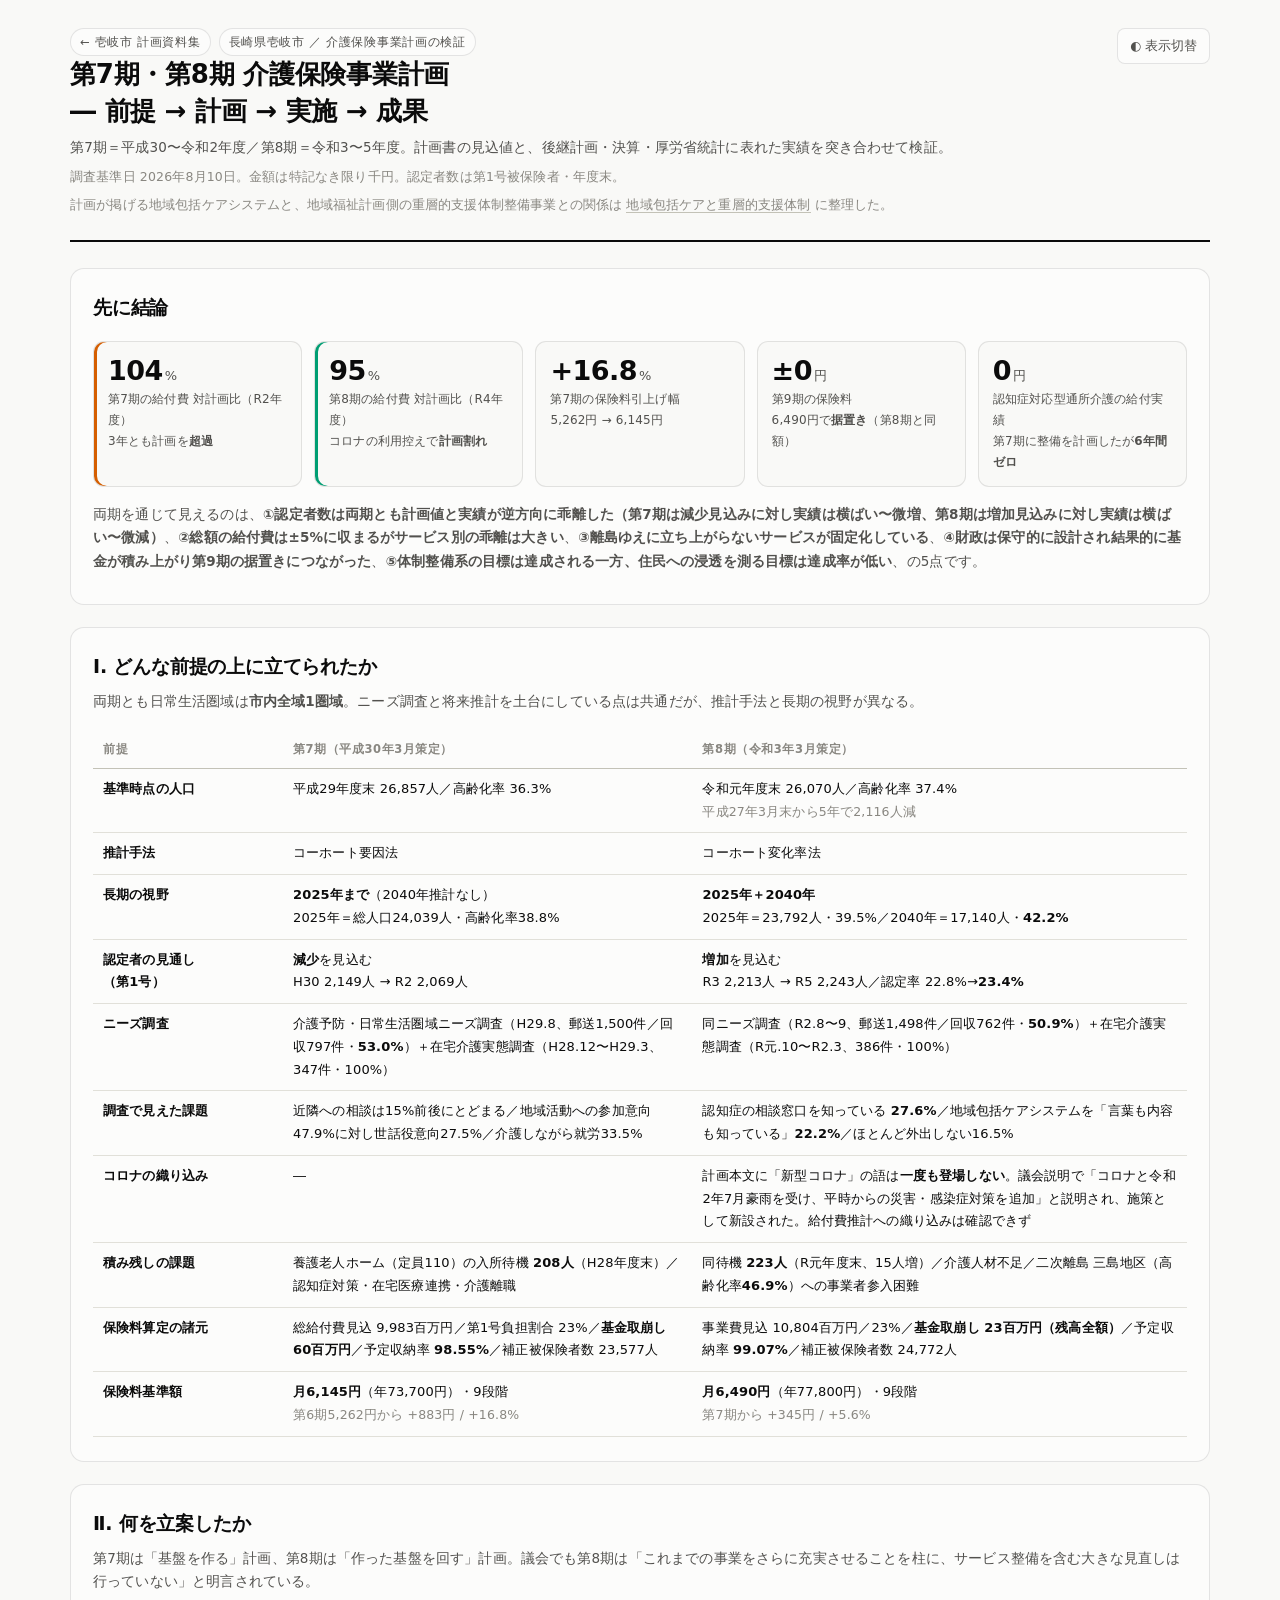
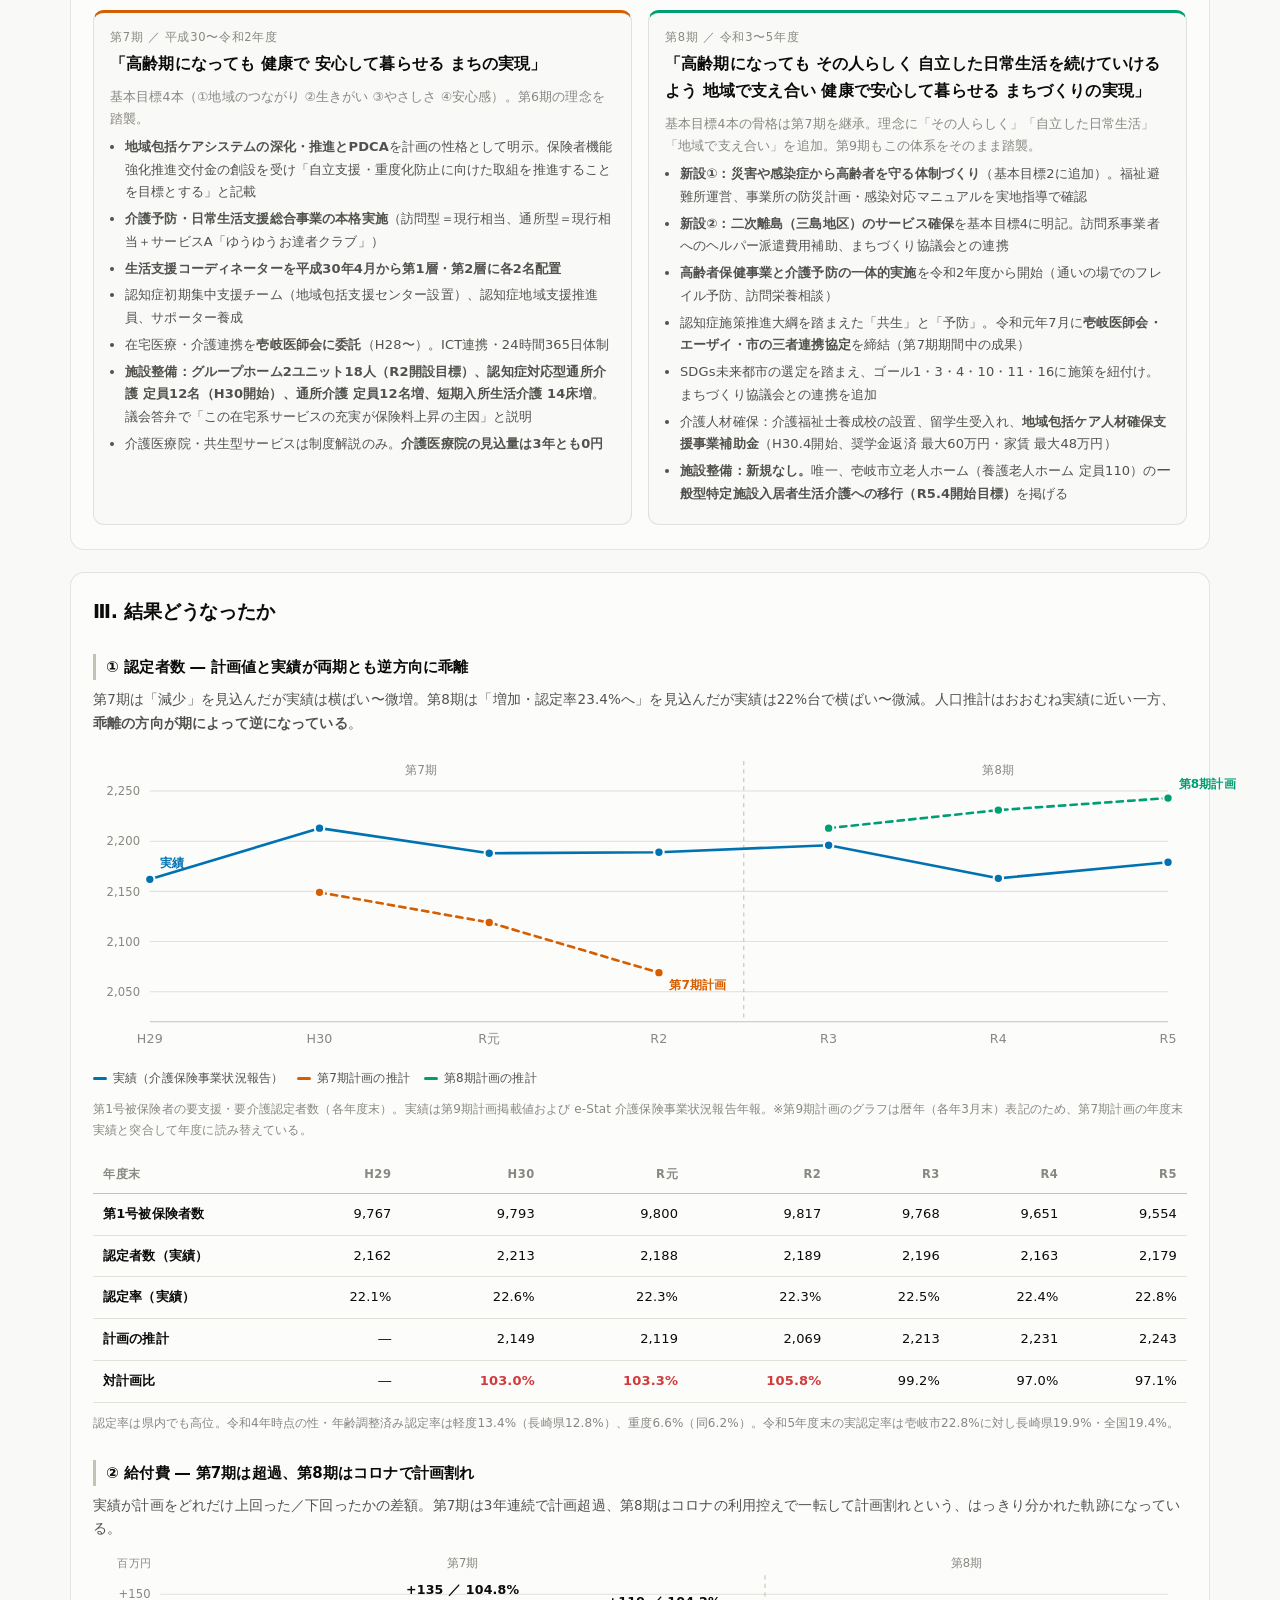
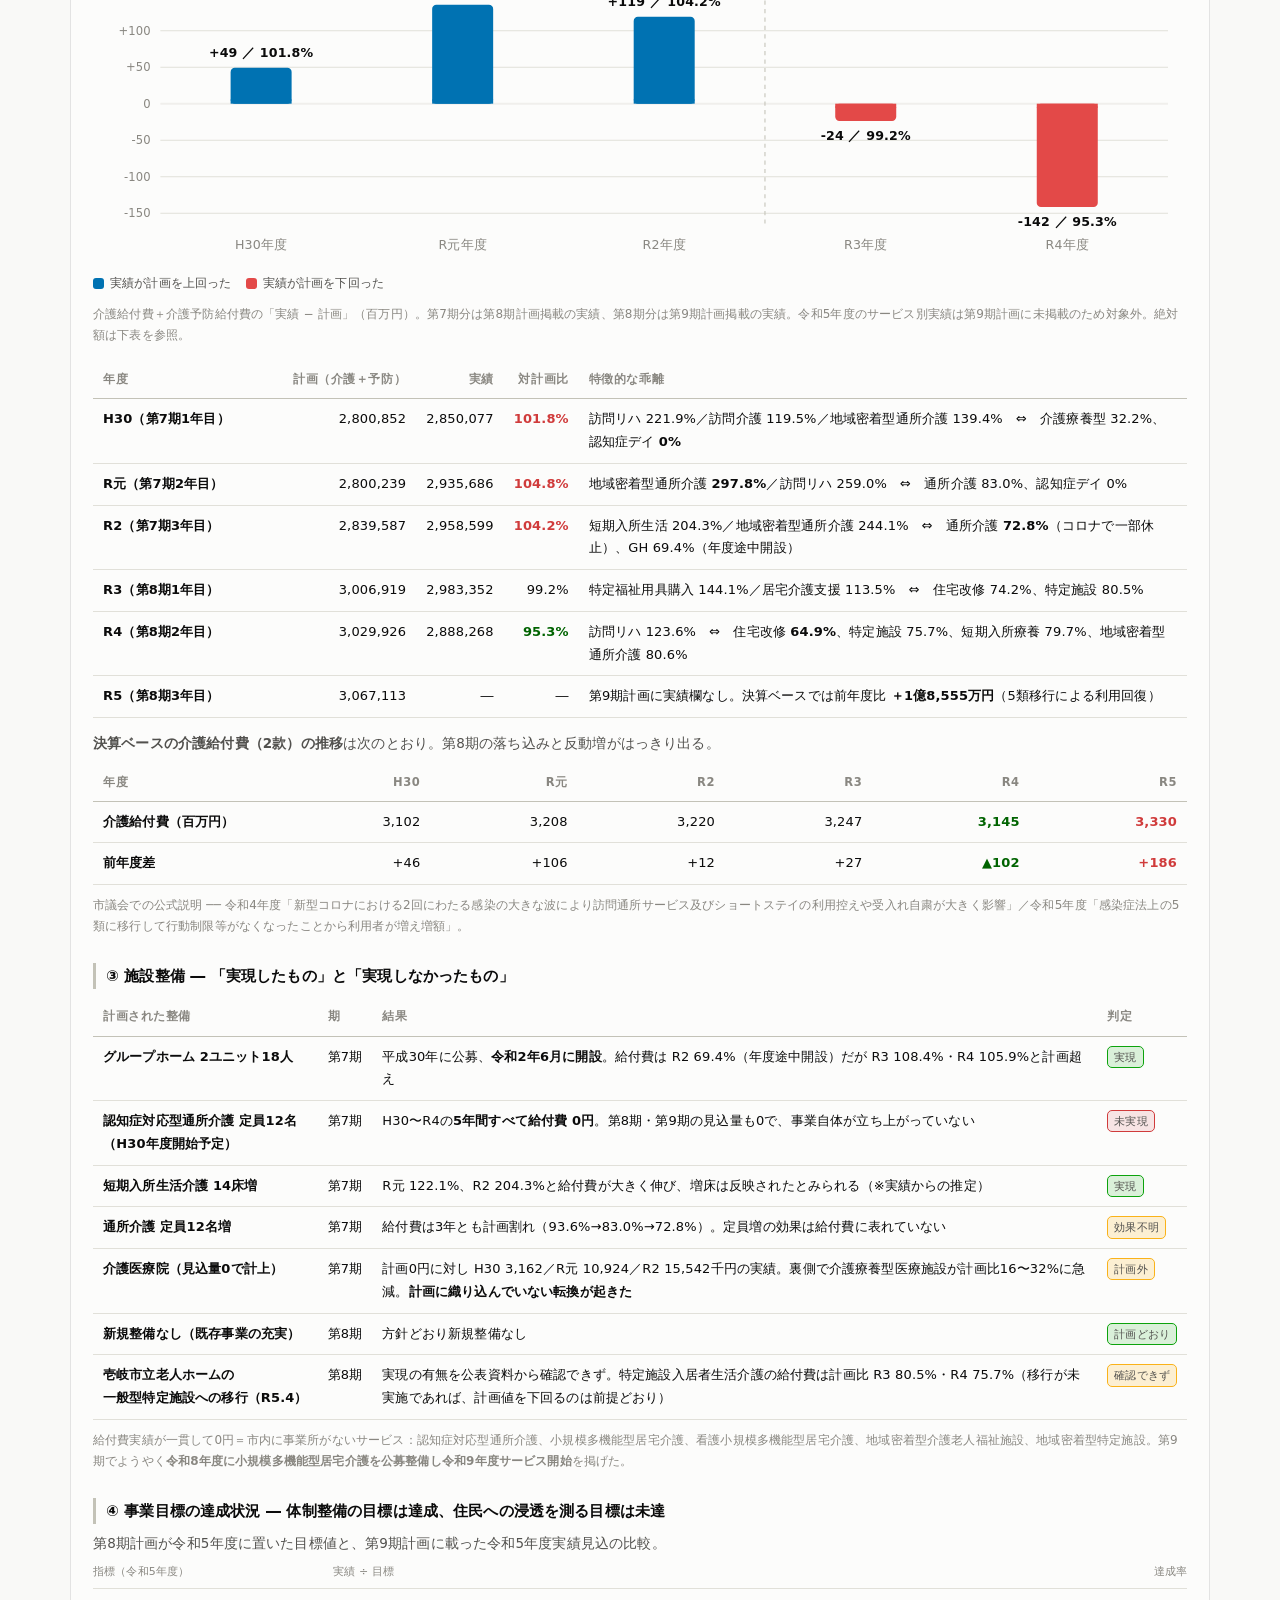
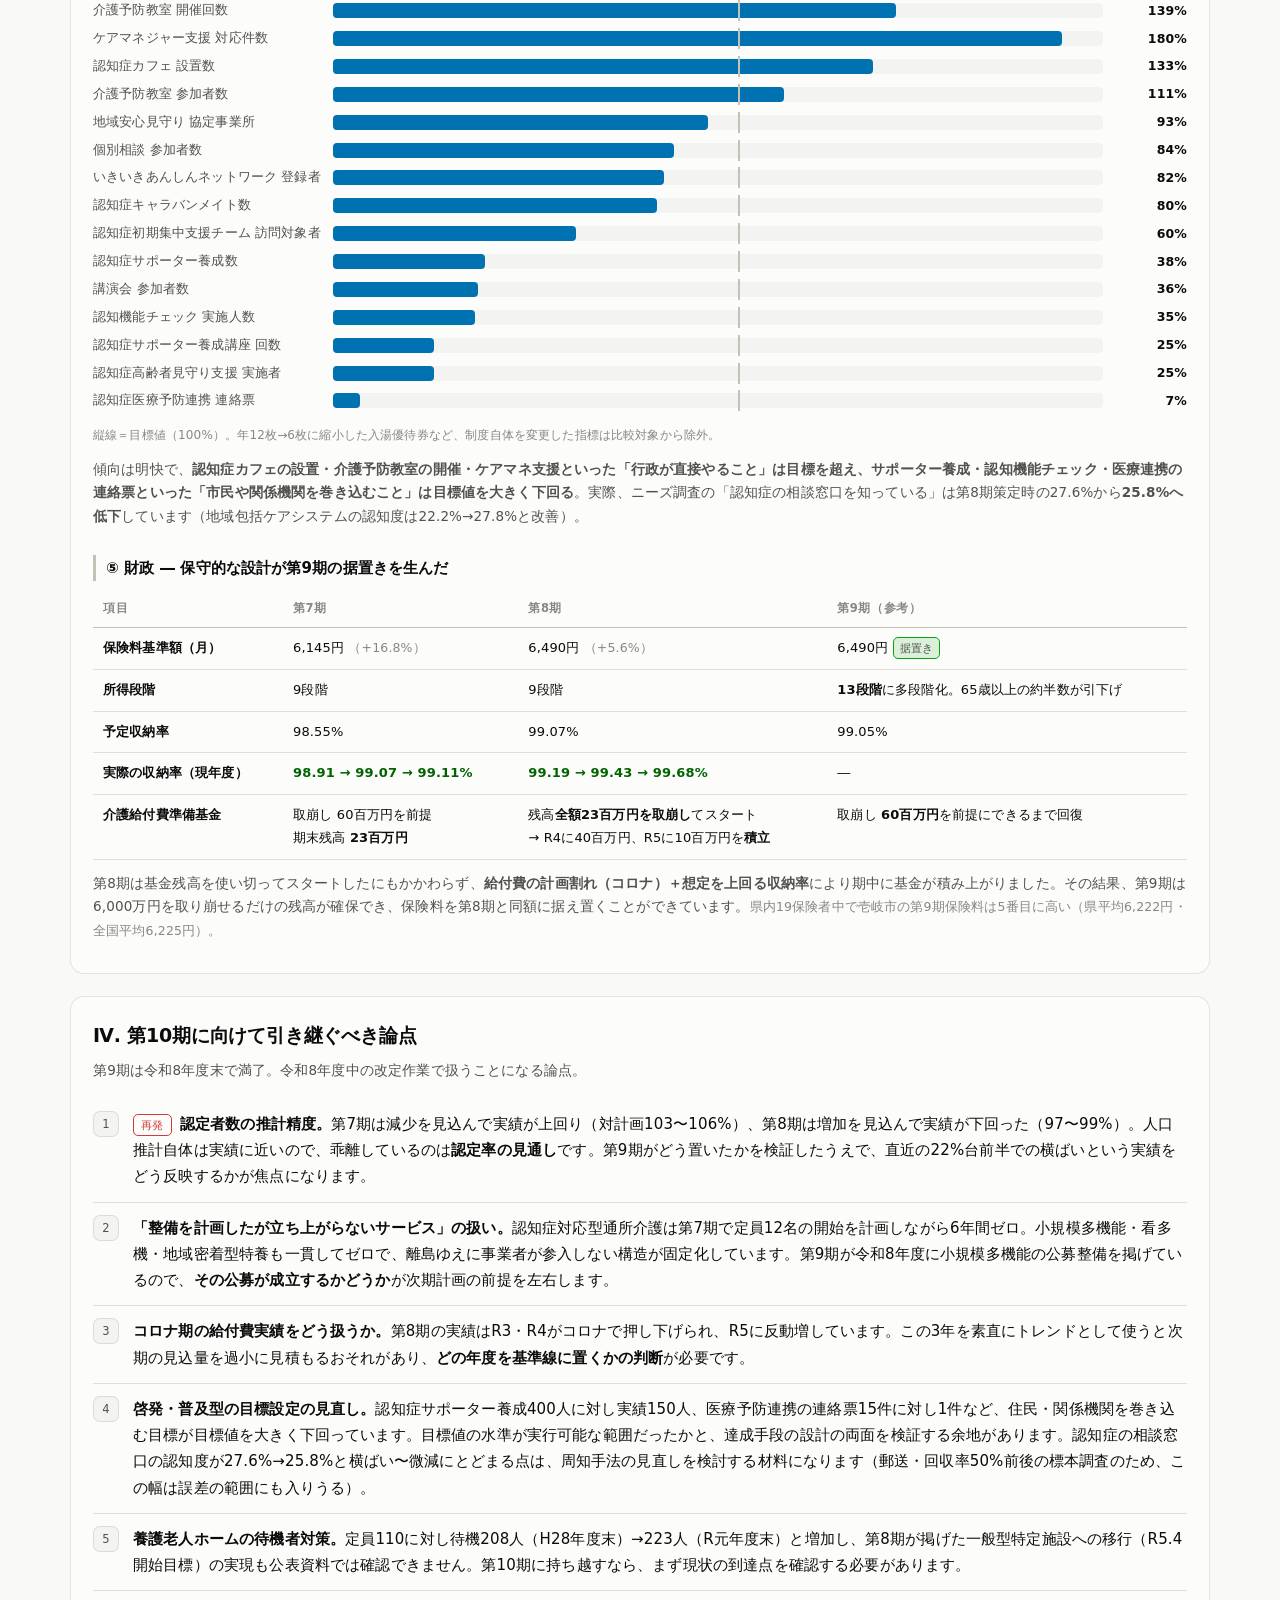
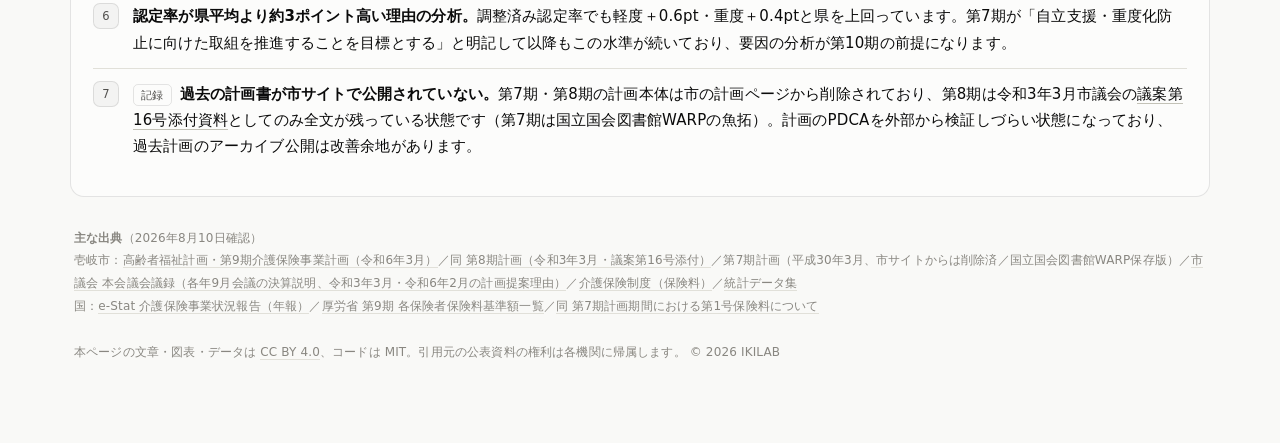
<file: plans/kaigo-7-9/index.html>
<!DOCTYPE html>
<html lang="ja">
<head>
<meta charset="utf-8">
<meta name="viewport" content="width=device-width, initial-scale=1">
<title>壱岐市 介護保険事業計画 第7期・第8期の検証 | 壱岐市 計画資料集</title>
<meta name="description" content="長崎県壱岐市の介護保険事業計画 第7期（H30〜R2）・第8期（R3〜R5）について、計画の前提条件と立案内容を、後継計画・決算・厚生労働省統計に表れた実績と突き合わせて検証。認定者数の推計精度、給付費の計画差、施設整備の実現状況、事業目標の達成率、保険料と準備基金の動き。">
<link rel="canonical" href="https://keikaku.ikilab.org/plans/kaigo-7-9/">
<meta property="og:type" content="article">
<meta property="og:site_name" content="壱岐市 計画資料集">
<meta property="og:title" content="壱岐市 介護保険事業計画 第7期・第8期の検証">
<meta property="og:description" content="前提 → 計画 → 実施 → 成果。計画書の見込値と、決算・統計に表れた実績の突合。">
<meta property="og:url" content="https://keikaku.ikilab.org/plans/kaigo-7-9/">
<meta property="og:locale" content="ja_JP">
<meta property="og:image" content="https://keikaku.ikilab.org/assets/og-kaigo.png">
<meta property="og:image:width" content="1200">
<meta property="og:image:height" content="630">
<meta property="og:image:alt" content="介護保険の給付費が計画をどれだけ上回った・下回ったかを示す棒グラフ（H30〜R4年度）">
<meta name="twitter:image" content="https://keikaku.ikilab.org/assets/og-kaigo.png">
<meta name="twitter:card" content="summary_large_image">
<link rel="stylesheet" href="../../assets/palette.css">
<style>
:root{
  color-scheme: light;
  --page:#f9f9f7; --surface:#fcfcfb;
  --ink:#0b0b0b; --ink2:#52514e; --muted:#898781;
  --grid:#e1e0d9; --axis:#c3c2b7; --ring:rgba(11,11,11,0.10);
  --wash:rgba(11,11,11,0.035);
  --dpos:var(--c1); --dneg:#e34948; --dmid:#f0efec;
  --warn:#fab219; --crit:#d03b3b; --good:#0ca30c; --goodtx:#006300;
}
:root[data-theme="dark"]{
  color-scheme: dark;
  --page:#0d0d0d; --surface:#1a1a19;
  --ink:#ffffff; --ink2:#c3c2b7; --muted:#898781;
  --grid:#2c2c2a; --axis:#383835; --ring:rgba(255,255,255,0.10);
  --wash:rgba(255,255,255,0.05);
  --dpos:var(--c1); --dneg:#e66767; --dmid:#383835;
  --goodtx:#0ca30c;
}
@media (prefers-color-scheme: dark){
  :root:not([data-theme="light"]){
    color-scheme: dark;
    --page:#0d0d0d; --surface:#1a1a19;
    --ink:#ffffff; --ink2:#c3c2b7; --muted:#898781;
    --grid:#2c2c2a; --axis:#383835; --ring:rgba(255,255,255,0.10);
    --wash:rgba(255,255,255,0.05);
    --dpos:var(--c1); --dneg:#e66767; --dmid:#383835;
    --goodtx:#0ca30c;
  }
}
*{box-sizing:border-box}
html,body{margin:0;padding:0}
body{background:var(--page);color:var(--ink);
  font-family:system-ui,-apple-system,"Hiragino Sans","Noto Sans JP","Yu Gothic UI",sans-serif;
  font-size:15px;line-height:1.75;letter-spacing:.01em}
.wrap{max-width:1180px;margin:0 auto;padding:28px 20px 80px}
h1{font-size:26px;line-height:1.4;margin:0 0 6px;letter-spacing:-.01em}
h2{font-size:19px;margin:0 0 4px;letter-spacing:-.01em}
h3{font-size:15px;margin:26px 0 8px;padding-left:10px;border-left:3px solid var(--axis)}
p{margin:.5em 0}
a{color:inherit;text-decoration:none;border-bottom:1px solid var(--axis)}
a:hover{border-bottom-color:currentColor}
.sub{color:var(--ink2);font-size:13.5px}
.mut{color:var(--muted);font-size:12.5px}
b{font-weight:650}
header.top{display:flex;justify-content:space-between;align-items:flex-start;gap:16px;flex-wrap:wrap;
  padding-bottom:18px;border-bottom:2px solid var(--ink);margin-bottom:26px}
a.badge.home{text-decoration:none;margin-right:8px}
a.badge.home:hover{background:var(--wash);border-color:var(--axis)}
.badge{display:inline-block;font-size:11.5px;letter-spacing:.06em;padding:3px 9px;border:1px solid var(--ring);
  border-radius:999px;color:var(--ink2);background:var(--surface)}
button.tg{font:inherit;font-size:12.5px;padding:6px 12px;border:1px solid var(--ring);border-radius:8px;
  background:var(--surface);color:var(--ink2);cursor:pointer}
button.tg:hover{background:var(--wash)}
section{background:var(--surface);border:1px solid var(--ring);border-radius:14px;padding:22px 22px 24px;margin:0 0 22px}
section > .hd{margin-bottom:16px}

.tiles{display:grid;grid-template-columns:repeat(auto-fit,minmax(180px,1fr));gap:12px}
.tile{border:1px solid var(--ring);border-radius:11px;padding:13px 14px;background:var(--page)}
.tile .v{font-size:27px;line-height:1.15;font-weight:650;letter-spacing:-.02em}
.tile .v small{font-size:13px;font-weight:500;color:var(--ink2);margin-left:2px}
.tile .k{font-size:12px;color:var(--ink2);margin-top:3px}
.tile.a{box-shadow:inset 3px 0 0 var(--c2)}
.tile.b{box-shadow:inset 3px 0 0 var(--c3)}

.two{display:grid;grid-template-columns:1fr 1fr;gap:16px}
@media (max-width:820px){.two{grid-template-columns:1fr}}
.card{border:1px solid var(--ring);border-radius:11px;padding:14px 16px;background:var(--page)}
.card .tl{font-size:11.5px;letter-spacing:.06em;color:var(--muted);margin-bottom:4px}
.card h4{margin:0 0 8px;font-size:15.5px}
.card ul{margin:6px 0 0;padding-left:1.15em;font-size:13px;color:var(--ink2)}
.card ul li{margin:4px 0}
.card.p7{border-top:3px solid var(--c2)}
.card.p8{border-top:3px solid var(--c3)}

.tblwrap{overflow-x:auto;margin-top:6px}
table{border-collapse:collapse;width:100%;font-size:13px;min-width:720px}
th,td{text-align:left;vertical-align:top;padding:9px 10px;border-bottom:1px solid var(--grid)}
thead th{font-size:11.5px;letter-spacing:.05em;color:var(--muted);font-weight:600;border-bottom:1px solid var(--axis);white-space:nowrap}
tbody tr:hover{background:var(--wash)}
td.n,th.n{text-align:right;font-variant-numeric:tabular-nums;white-space:nowrap}
td.k{font-weight:600;width:190px;white-space:nowrap}
td.nw{white-space:nowrap}
.hi{color:var(--crit);font-weight:650}
.lo{color:var(--goodtx);font-weight:650}
.pill{display:inline-block;font-size:10.5px;padding:1px 6px;border-radius:5px;border:1px solid var(--ring);color:var(--ink2);white-space:nowrap}
.pill.w{border-color:var(--warn);background:color-mix(in srgb,var(--warn) 18%,transparent)}
.pill.g{border-color:var(--good);background:color-mix(in srgb,var(--good) 14%,transparent)}
.pill.c{border-color:var(--crit);background:color-mix(in srgb,var(--crit) 12%,transparent)}

/* charts */
.chart{position:relative}
.chart svg{display:block;width:100%;height:auto;overflow:visible}
.legend{display:flex;flex-wrap:wrap;gap:14px;margin:10px 0 0;font-size:12px;color:var(--ink2)}
.legend span{display:inline-flex;align-items:center;gap:6px}
.legend i{width:14px;height:3px;border-radius:2px;display:inline-block}
.legend i.sq{width:11px;height:11px;border-radius:3px}
.tip{position:absolute;pointer-events:none;opacity:0;transition:opacity .1s;background:var(--surface);
  border:1px solid var(--ring);border-radius:8px;padding:7px 10px;font-size:12px;line-height:1.6;
  box-shadow:0 4px 16px rgba(0,0,0,.14);z-index:9;white-space:nowrap}
.tip b{font-variant-numeric:tabular-nums}
.cap{font-size:12px;color:var(--muted);margin-top:10px}

/* achievement bars */
.ach{display:grid;grid-template-columns:230px 1fr 74px;gap:10px;align-items:center;font-size:12.5px;padding:3px 0}
.ach .lb{color:var(--ink2);line-height:1.35}
.ach .tr{position:relative;height:15px;background:var(--wash);border-radius:4px;overflow:visible}
.ach .fl{position:absolute;left:0;top:0;bottom:0;border-radius:4px;background:var(--c1)}
.ach .ref{position:absolute;top:-3px;bottom:-3px;width:2px;background:var(--axis)}
.ach .vv{text-align:right;font-variant-numeric:tabular-nums;font-weight:600}
.achhd{display:grid;grid-template-columns:230px 1fr 74px;gap:10px;font-size:11px;color:var(--muted);
  padding-bottom:6px;border-bottom:1px solid var(--grid);margin-bottom:8px}
@media (max-width:700px){.ach,.achhd{grid-template-columns:150px 1fr 62px}}

ol.notes{margin:8px 0 0;padding-left:0;list-style:none;counter-reset:n}
ol.notes li{counter-increment:n;position:relative;padding:12px 0 12px 40px;border-bottom:1px solid var(--grid)}
ol.notes li:last-child{border-bottom:none}
ol.notes li::before{content:counter(n);position:absolute;left:0;top:12px;width:24px;height:24px;border-radius:7px;
  background:var(--wash);border:1px solid var(--ring);display:flex;align-items:center;justify-content:center;
  font-size:11.5px;color:var(--ink2)}
.tag{display:inline-block;font-size:10.5px;letter-spacing:.04em;padding:1px 7px;border-radius:5px;margin-right:8px;
  border:1px solid var(--ring);color:var(--ink2)}
.tag.a{border-color:var(--crit);color:var(--crit)}
footer{color:var(--muted);font-size:12px;padding:8px 4px 0;line-height:1.9}
footer a{border-bottom-color:var(--grid)}
@media print{body{background:#fff}section{break-inside:avoid}button.tg{display:none}}
</style>
</head>
<body>
<div class="wrap">

<header class="top">
  <div>
    <a href="../../" class="badge home">← 壱岐市 計画資料集</a><span class="badge">長崎県壱岐市 ／ 介護保険事業計画の検証</span>
    <h1>第7期・第8期 介護保険事業計画<br>― 前提 → 計画 → 実施 → 成果</h1>
    <p class="sub">第7期＝平成30〜令和2年度／第8期＝令和3〜5年度。計画書の見込値と、後継計画・決算・厚労省統計に表れた実績を突き合わせて検証。</p>
    <p class="mut">調査基準日 2026年8月10日。金額は特記なき限り千円。認定者数は第1号被保険者・年度末。</p>
    <p class="mut">計画が掲げる地域包括ケアシステムと、地域福祉計画側の重層的支援体制整備事業との関係は <a href="../houkatsu-jusou/">地域包括ケアと重層的支援体制</a> に整理した。</p>
  </div>
  <button class="tg" id="tg">◐ 表示切替</button>
</header>

<!-- 1. 結論 -->
<section>
  <div class="hd"><h2>先に結論</h2></div>
  <div class="tiles">
    <div class="tile a"><div class="v">104<small>%</small></div><div class="k">第7期の給付費 対計画比（R2年度）<br>3年とも計画を<b>超過</b></div></div>
    <div class="tile b"><div class="v">95<small>%</small></div><div class="k">第8期の給付費 対計画比（R4年度）<br>コロナの利用控えで<b>計画割れ</b></div></div>
    <div class="tile"><div class="v">+16.8<small>%</small></div><div class="k">第7期の保険料引上げ幅<br>5,262円 → 6,145円</div></div>
    <div class="tile"><div class="v">±0<small>円</small></div><div class="k">第9期の保険料<br>6,490円で<b>据置き</b>（第8期と同額）</div></div>
    <div class="tile"><div class="v">0<small>円</small></div><div class="k">認知症対応型通所介護の給付実績<br>第7期に整備を計画したが<b>6年間ゼロ</b></div></div>
  </div>
  <p class="sub" style="margin-top:16px">両期を通じて見えるのは、<b>①認定者数は両期とも計画値と実績が逆方向に乖離した（第7期は減少見込みに対し実績は横ばい〜微増、第8期は増加見込みに対し実績は横ばい〜微減）</b>、<b>②総額の給付費は±5%に収まるがサービス別の乖離は大きい</b>、<b>③離島ゆえに立ち上がらないサービスが固定化している</b>、<b>④財政は保守的に設計され結果的に基金が積み上がり第9期の据置きにつながった</b>、<b>⑤体制整備系の目標は達成される一方、住民への浸透を測る目標は達成率が低い</b>、の5点です。</p>
</section>

<!-- 2. 前提条件 -->
<section>
  <div class="hd">
    <h2>Ⅰ. どんな前提の上に立てられたか</h2>
    <p class="sub">両期とも日常生活圏域は<b>市内全域1圏域</b>。ニーズ調査と将来推計を土台にしている点は共通だが、推計手法と長期の視野が異なる。</p>
  </div>
  <div class="tblwrap"><table>
    <thead><tr><th>前提</th><th style="min-width:290px">第7期（平成30年3月策定）</th><th style="min-width:290px">第8期（令和3年3月策定）</th></tr></thead>
    <tbody>
      <tr><td class="k">基準時点の人口</td><td>平成29年度末 26,857人／高齢化率 36.3%</td><td>令和元年度末 26,070人／高齢化率 37.4%<br><span class="mut">平成27年3月末から5年で2,116人減</span></td></tr>
      <tr><td class="k">推計手法</td><td>コーホート要因法</td><td>コーホート変化率法</td></tr>
      <tr><td class="k">長期の視野</td><td><b>2025年まで</b>（2040年推計なし）<br>2025年＝総人口24,039人・高齢化率38.8%</td><td><b>2025年＋2040年</b><br>2025年＝23,792人・39.5%／2040年＝17,140人・<b>42.2%</b></td></tr>
      <tr><td class="k">認定者の見通し<br>（第1号）</td><td><b>減少</b>を見込む<br>H30 2,149人 → R2 2,069人</td><td><b>増加</b>を見込む<br>R3 2,213人 → R5 2,243人／認定率 22.8%→<b>23.4%</b></td></tr>
      <tr><td class="k">ニーズ調査</td><td>介護予防・日常生活圏域ニーズ調査（H29.8、郵送1,500件／回収797件・<b>53.0%</b>）＋在宅介護実態調査（H28.12〜H29.3、347件・100%）</td><td>同ニーズ調査（R2.8〜9、郵送1,498件／回収762件・<b>50.9%</b>）＋在宅介護実態調査（R元.10〜R2.3、386件・100%）</td></tr>
      <tr><td class="k">調査で見えた課題</td><td>近隣への相談は15%前後にとどまる／地域活動への参加意向47.9%に対し世話役意向27.5%／介護しながら就労33.5%</td><td>認知症の相談窓口を知っている <b>27.6%</b>／地域包括ケアシステムを「言葉も内容も知っている」<b>22.2%</b>／ほとんど外出しない16.5%</td></tr>
      <tr><td class="k">コロナの織り込み</td><td>―</td><td>計画本文に「新型コロナ」の語は<b>一度も登場しない</b>。議会説明で「コロナと令和2年7月豪雨を受け、平時からの災害・感染症対策を追加」と説明され、施策として新設された。給付費推計への織り込みは確認できず</td></tr>
      <tr><td class="k">積み残しの課題</td><td>養護老人ホーム（定員110）の入所待機 <b>208人</b>（H28年度末）／認知症対策・在宅医療連携・介護離職</td><td>同待機 <b>223人</b>（R元年度末、15人増）／介護人材不足／二次離島 三島地区（高齢化率<b>46.9%</b>）への事業者参入困難</td></tr>
      <tr><td class="k">保険料算定の諸元</td><td>総給付費見込 9,983百万円／第1号負担割合 23%／<b>基金取崩し 60百万円</b>／予定収納率 <b>98.55%</b>／補正被保険者数 23,577人</td><td>事業費見込 10,804百万円／23%／<b>基金取崩し 23百万円（残高全額）</b>／予定収納率 <b>99.07%</b>／補正被保険者数 24,772人</td></tr>
      <tr><td class="k">保険料基準額</td><td><b>月6,145円</b>（年73,700円）・9段階<br><span class="mut">第6期5,262円から +883円 / +16.8%</span></td><td><b>月6,490円</b>（年77,800円）・9段階<br><span class="mut">第7期から +345円 / +5.6%</span></td></tr>
    </tbody>
  </table></div>
</section>

<!-- 3. 計画内容 -->
<section>
  <div class="hd">
    <h2>Ⅱ. 何を立案したか</h2>
    <p class="sub">第7期は「基盤を作る」計画、第8期は「作った基盤を回す」計画。議会でも第8期は「これまでの事業をさらに充実させることを柱に、サービス整備を含む大きな見直しは行っていない」と明言されている。</p>
  </div>
  <div class="two">
    <div class="card p7">
      <div class="tl">第7期 ／ 平成30〜令和2年度</div>
      <h4>「高齢期になっても 健康で 安心して暮らせる まちの実現」</h4>
      <p class="mut" style="margin:0">基本目標4本（①地域のつながり ②生きがい ③やさしさ ④安心感）。第6期の理念を踏襲。</p>
      <ul>
        <li><b>地域包括ケアシステムの深化・推進とPDCA</b>を計画の性格として明示。保険者機能強化推進交付金の創設を受け「自立支援・重度化防止に向けた取組を推進することを目標とする」と記載</li>
        <li><b>介護予防・日常生活支援総合事業の本格実施</b>（訪問型＝現行相当、通所型＝現行相当＋サービスA「ゆうゆうお達者クラブ」）</li>
        <li><b>生活支援コーディネーターを平成30年4月から第1層・第2層に各2名配置</b></li>
        <li>認知症初期集中支援チーム（地域包括支援センター設置）、認知症地域支援推進員、サポーター養成</li>
        <li>在宅医療・介護連携を<b>壱岐医師会に委託</b>（H28〜）。ICT連携・24時間365日体制</li>
        <li><b>施設整備：グループホーム2ユニット18人（R2開設目標）、認知症対応型通所介護 定員12名（H30開始）、通所介護 定員12名増、短期入所生活介護 14床増</b>。議会答弁で「この在宅系サービスの充実が保険料上昇の主因」と説明</li>
        <li>介護医療院・共生型サービスは制度解説のみ。<b>介護医療院の見込量は3年とも0円</b></li>
      </ul>
    </div>
    <div class="card p8">
      <div class="tl">第8期 ／ 令和3〜5年度</div>
      <h4>「高齢期になっても その人らしく 自立した日常生活を続けていけるよう 地域で支え合い 健康で安心して暮らせる まちづくりの実現」</h4>
      <p class="mut" style="margin:0">基本目標4本の骨格は第7期を継承。理念に「その人らしく」「自立した日常生活」「地域で支え合い」を追加。第9期もこの体系をそのまま踏襲。</p>
      <ul>
        <li><b>新設①：災害や感染症から高齢者を守る体制づくり</b>（基本目標2に追加）。福祉避難所運営、事業所の防災計画・感染対応マニュアルを実地指導で確認</li>
        <li><b>新設②：二次離島（三島地区）のサービス確保</b>を基本目標4に明記。訪問系事業者へのヘルパー派遣費用補助、まちづくり協議会との連携</li>
        <li><b>高齢者保健事業と介護予防の一体的実施</b>を令和2年度から開始（通いの場でのフレイル予防、訪問栄養相談）</li>
        <li>認知症施策推進大綱を踏まえた「共生」と「予防」。令和元年7月に<b>壱岐医師会・エーザイ・市の三者連携協定</b>を締結（第7期期間中の成果）</li>
        <li>SDGs未来都市の選定を踏まえ、ゴール1・3・4・10・11・16に施策を紐付け。まちづくり協議会との連携を追加</li>
        <li>介護人材確保：介護福祉士養成校の設置、留学生受入れ、<b>地域包括ケア人材確保支援事業補助金</b>（H30.4開始、奨学金返済 最大60万円・家賃 最大48万円）</li>
        <li><b>施設整備：新規なし。</b>唯一、壱岐市立老人ホーム（養護老人ホーム 定員110）の<b>一般型特定施設入居者生活介護への移行（R5.4開始目標）</b>を掲げる</li>
      </ul>
    </div>
  </div>
</section>

<!-- 4. 成果 -->
<section>
  <div class="hd">
    <h2>Ⅲ. 結果どうなったか</h2>
  </div>

  <h3>① 認定者数 ― 計画値と実績が両期とも逆方向に乖離</h3>
  <p class="sub">第7期は「減少」を見込んだが実績は横ばい〜微増。第8期は「増加・認定率23.4%へ」を見込んだが実績は22%台で横ばい〜微減。人口推計はおおむね実績に近い一方、<b>乖離の方向が期によって逆になっている</b>。</p>
  <div class="chart" id="ch1"></div>
  <div class="legend">
    <span><i style="background:var(--c1)"></i>実績（介護保険事業状況報告）</span>
    <span><i style="background:var(--c2)"></i>第7期計画の推計</span>
    <span><i style="background:var(--c3)"></i>第8期計画の推計</span>
  </div>
  <p class="cap">第1号被保険者の要支援・要介護認定者数（各年度末）。実績は第9期計画掲載値および e-Stat 介護保険事業状況報告年報。※第9期計画のグラフは暦年（各年3月末）表記のため、第7期計画の年度末実績と突合して年度に読み替えている。</p>

  <div class="tblwrap" style="margin-top:14px"><table>
    <thead><tr><th>年度末</th><th class="n">H29</th><th class="n">H30</th><th class="n">R元</th><th class="n">R2</th><th class="n">R3</th><th class="n">R4</th><th class="n">R5</th></tr></thead>
    <tbody>
      <tr><td class="k">第1号被保険者数</td><td class="n">9,767</td><td class="n">9,793</td><td class="n">9,800</td><td class="n">9,817</td><td class="n">9,768</td><td class="n">9,651</td><td class="n">9,554</td></tr>
      <tr><td class="k">認定者数（実績）</td><td class="n">2,162</td><td class="n">2,213</td><td class="n">2,188</td><td class="n">2,189</td><td class="n">2,196</td><td class="n">2,163</td><td class="n">2,179</td></tr>
      <tr><td class="k">認定率（実績）</td><td class="n">22.1%</td><td class="n">22.6%</td><td class="n">22.3%</td><td class="n">22.3%</td><td class="n">22.5%</td><td class="n">22.4%</td><td class="n">22.8%</td></tr>
      <tr><td class="k">計画の推計</td><td class="n">―</td><td class="n">2,149</td><td class="n">2,119</td><td class="n">2,069</td><td class="n">2,213</td><td class="n">2,231</td><td class="n">2,243</td></tr>
      <tr><td class="k">対計画比</td><td class="n">―</td><td class="n hi">103.0%</td><td class="n hi">103.3%</td><td class="n hi">105.8%</td><td class="n">99.2%</td><td class="n">97.0%</td><td class="n">97.1%</td></tr>
    </tbody>
  </table></div>
  <p class="cap">認定率は県内でも高位。令和4年時点の性・年齢調整済み認定率は軽度13.4%（長崎県12.8%）、重度6.6%（同6.2%）。令和5年度末の実認定率は壱岐市22.8%に対し長崎県19.9%・全国19.4%。</p>

  <h3>② 給付費 ― 第7期は超過、第8期はコロナで計画割れ</h3>
  <p class="sub">実績が計画をどれだけ上回った／下回ったかの差額。第7期は3年連続で計画超過、第8期はコロナの利用控えで一転して計画割れという、はっきり分かれた軌跡になっている。</p>
  <div class="chart" id="ch2"></div>
  <div class="legend">
    <span><i class="sq" style="background:var(--dpos)"></i>実績が計画を上回った</span>
    <span><i class="sq" style="background:var(--dneg)"></i>実績が計画を下回った</span>
  </div>
  <p class="cap">介護給付費＋介護予防給付費の「実績 − 計画」（百万円）。第7期分は第8期計画掲載の実績、第8期分は第9期計画掲載の実績。令和5年度のサービス別実績は第9期計画に未掲載のため対象外。絶対額は下表を参照。</p>

  <div class="tblwrap" style="margin-top:14px"><table>
    <thead><tr><th>年度</th><th class="n">計画（介護＋予防）</th><th class="n">実績</th><th class="n">対計画比</th><th>特徴的な乖離</th></tr></thead>
    <tbody>
      <tr><td class="k">H30（第7期1年目）</td><td class="n">2,800,852</td><td class="n">2,850,077</td><td class="n hi">101.8%</td><td>訪問リハ 221.9%／訪問介護 119.5%／地域密着型通所介護 139.4%　⇔　介護療養型 32.2%、認知症デイ <b>0%</b></td></tr>
      <tr><td class="k">R元（第7期2年目）</td><td class="n">2,800,239</td><td class="n">2,935,686</td><td class="n hi">104.8%</td><td>地域密着型通所介護 <b>297.8%</b>／訪問リハ 259.0%　⇔　通所介護 83.0%、認知症デイ 0%</td></tr>
      <tr><td class="k">R2（第7期3年目）</td><td class="n">2,839,587</td><td class="n">2,958,599</td><td class="n hi">104.2%</td><td>短期入所生活 204.3%／地域密着型通所介護 244.1%　⇔　通所介護 <b>72.8%</b>（コロナで一部休止）、GH 69.4%（年度途中開設）</td></tr>
      <tr><td class="k">R3（第8期1年目）</td><td class="n">3,006,919</td><td class="n">2,983,352</td><td class="n">99.2%</td><td>特定福祉用具購入 144.1%／居宅介護支援 113.5%　⇔　住宅改修 74.2%、特定施設 80.5%</td></tr>
      <tr><td class="k">R4（第8期2年目）</td><td class="n">3,029,926</td><td class="n">2,888,268</td><td class="n lo">95.3%</td><td>訪問リハ 123.6%　⇔　住宅改修 <b>64.9%</b>、特定施設 75.7%、短期入所療養 79.7%、地域密着型通所介護 80.6%</td></tr>
      <tr><td class="k">R5（第8期3年目）</td><td class="n">3,067,113</td><td class="n">―</td><td class="n">―</td><td>第9期計画に実績欄なし。決算ベースでは前年度比 <b>＋1億8,555万円</b>（5類移行による利用回復）</td></tr>
    </tbody>
  </table></div>

  <p class="sub" style="margin-top:14px"><b>決算ベースの介護給付費（2款）の推移</b>は次のとおり。第8期の落ち込みと反動増がはっきり出る。</p>
  <div class="tblwrap"><table>
    <thead><tr><th>年度</th><th class="n">H30</th><th class="n">R元</th><th class="n">R2</th><th class="n">R3</th><th class="n">R4</th><th class="n">R5</th></tr></thead>
    <tbody>
      <tr><td class="k">介護給付費（百万円）</td><td class="n">3,102</td><td class="n">3,208</td><td class="n">3,220</td><td class="n">3,247</td><td class="n lo">3,145</td><td class="n hi">3,330</td></tr>
      <tr><td class="k">前年度差</td><td class="n">+46</td><td class="n">+106</td><td class="n">+12</td><td class="n">+27</td><td class="n lo">▲102</td><td class="n hi">+186</td></tr>
    </tbody>
  </table></div>
  <p class="cap">市議会での公式説明 ── 令和4年度「新型コロナにおける2回にわたる感染の大きな波により訪問通所サービス及びショートステイの利用控えや受入れ自粛が大きく影響」／令和5年度「感染症法上の5類に移行して行動制限等がなくなったことから利用者が増え増額」。</p>

  <h3>③ 施設整備 ― 「実現したもの」と「実現しなかったもの」</h3>
  <div class="tblwrap"><table>
    <thead><tr><th style="min-width:220px">計画された整備</th><th>期</th><th style="min-width:290px">結果</th><th>判定</th></tr></thead>
    <tbody>
      <tr><td class="k">グループホーム 2ユニット18人</td><td class="nw">第7期</td><td>平成30年に公募、<b>令和2年6月に開設</b>。給付費は R2 69.4%（年度途中開設）だが R3 108.4%・R4 105.9%と計画超え</td><td><span class="pill g">実現</span></td></tr>
      <tr><td class="k">認知症対応型通所介護 定員12名<br>（H30年度開始予定）</td><td class="nw">第7期</td><td>H30〜R4の<b>5年間すべて給付費 0円</b>。第8期・第9期の見込量も0で、事業自体が立ち上がっていない</td><td><span class="pill c">未実現</span></td></tr>
      <tr><td class="k">短期入所生活介護 14床増</td><td class="nw">第7期</td><td>R元 122.1%、R2 204.3%と給付費が大きく伸び、増床は反映されたとみられる（※実績からの推定）</td><td><span class="pill g">実現</span></td></tr>
      <tr><td class="k">通所介護 定員12名増</td><td class="nw">第7期</td><td>給付費は3年とも計画割れ（93.6%→83.0%→72.8%）。定員増の効果は給付費に表れていない</td><td><span class="pill w">効果不明</span></td></tr>
      <tr><td class="k">介護医療院（見込量0で計上）</td><td class="nw">第7期</td><td>計画0円に対し H30 3,162／R元 10,924／R2 15,542千円の実績。裏側で介護療養型医療施設が計画比16〜32%に急減。<b>計画に織り込んでいない転換が起きた</b></td><td><span class="pill w">計画外</span></td></tr>
      <tr><td class="k">新規整備なし（既存事業の充実）</td><td class="nw">第8期</td><td>方針どおり新規整備なし</td><td><span class="pill g">計画どおり</span></td></tr>
      <tr><td class="k">壱岐市立老人ホームの<br>一般型特定施設への移行（R5.4）</td><td class="nw">第8期</td><td>実現の有無を公表資料から確認できず。特定施設入居者生活介護の給付費は計画比 R3 80.5%・R4 75.7%（移行が未実施であれば、計画値を下回るのは前提どおり）</td><td><span class="pill w">確認できず</span></td></tr>
    </tbody>
  </table></div>
  <p class="cap">給付費実績が一貫して0円＝市内に事業所がないサービス：認知症対応型通所介護、小規模多機能型居宅介護、看護小規模多機能型居宅介護、地域密着型介護老人福祉施設、地域密着型特定施設。第9期でようやく<b>令和8年度に小規模多機能型居宅介護を公募整備し令和9年度サービス開始</b>を掲げた。</p>

  <h3>④ 事業目標の達成状況 ― 体制整備の目標は達成、住民への浸透を測る目標は未達</h3>
  <p class="sub">第8期計画が令和5年度に置いた目標値と、第9期計画に載った令和5年度実績見込の比較。</p>
  <div id="ach"></div>
  <p class="cap">縦線＝目標値（100%）。年12枚→6枚に縮小した入湯優待券など、制度自体を変更した指標は比較対象から除外。</p>
  <p class="sub" style="margin-top:12px">傾向は明快で、<b>認知症カフェの設置・介護予防教室の開催・ケアマネ支援といった「行政が直接やること」は目標を超え、サポーター養成・認知機能チェック・医療連携の連絡票といった「市民や関係機関を巻き込むこと」は目標値を大きく下回る</b>。実際、ニーズ調査の「認知症の相談窓口を知っている」は第8期策定時の27.6%から<b>25.8%へ低下</b>しています（地域包括ケアシステムの認知度は22.2%→27.8%と改善）。</p>

  <h3>⑤ 財政 ― 保守的な設計が第9期の据置きを生んだ</h3>
  <div class="tblwrap"><table>
    <thead><tr><th>項目</th><th>第7期</th><th>第8期</th><th>第9期（参考）</th></tr></thead>
    <tbody>
      <tr><td class="k">保険料基準額（月）</td><td>6,145円 <span class="mut">（+16.8%）</span></td><td>6,490円 <span class="mut">（+5.6%）</span></td><td>6,490円 <span class="pill g">据置き</span></td></tr>
      <tr><td class="k">所得段階</td><td>9段階</td><td>9段階</td><td><b>13段階</b>に多段階化。65歳以上の約半数が引下げ</td></tr>
      <tr><td class="k">予定収納率</td><td>98.55%</td><td>99.07%</td><td>99.05%</td></tr>
      <tr><td class="k">実際の収納率（現年度）</td><td class="lo">98.91 → 99.07 → 99.11%</td><td class="lo">99.19 → 99.43 → 99.68%</td><td>―</td></tr>
      <tr><td class="k">介護給付費準備基金</td><td>取崩し 60百万円を前提<br>期末残高 <b>23百万円</b></td><td>残高<b>全額23百万円を取崩し</b>てスタート<br>→ R4に40百万円、R5に10百万円を<b>積立</b></td><td>取崩し <b>60百万円</b>を前提にできるまで回復</td></tr>
    </tbody>
  </table></div>
  <p class="sub" style="margin-top:12px">第8期は基金残高を使い切ってスタートしたにもかかわらず、<b>給付費の計画割れ（コロナ）＋想定を上回る収納率</b>により期中に基金が積み上がりました。その結果、第9期は6,000万円を取り崩せるだけの残高が確保でき、保険料を第8期と同額に据え置くことができています。<span class="mut">県内19保険者中で壱岐市の第9期保険料は5番目に高い（県平均6,222円・全国平均6,225円）。</span></p>
</section>

<!-- 5. 論点 -->
<section>
  <div class="hd"><h2>Ⅳ. 第10期に向けて引き継ぐべき論点</h2>
    <p class="sub">第9期は令和8年度末で満了。令和8年度中の改定作業で扱うことになる論点。</p>
  </div>
  <ol class="notes">
    <li><span class="tag a">再発</span><b>認定者数の推計精度。</b>第7期は減少を見込んで実績が上回り（対計画103〜106%）、第8期は増加を見込んで実績が下回った（97〜99%）。人口推計自体は実績に近いので、乖離しているのは<b>認定率の見通し</b>です。第9期がどう置いたかを検証したうえで、直近の22%台前半での横ばいという実績をどう反映するかが焦点になります。</li>
    <li><b>「整備を計画したが立ち上がらないサービス」の扱い。</b>認知症対応型通所介護は第7期で定員12名の開始を計画しながら6年間ゼロ。小規模多機能・看多機・地域密着型特養も一貫してゼロで、離島ゆえに事業者が参入しない構造が固定化しています。第9期が令和8年度に小規模多機能の公募整備を掲げているので、<b>その公募が成立するかどうか</b>が次期計画の前提を左右します。</li>
    <li><b>コロナ期の給付費実績をどう扱うか。</b>第8期の実績はR3・R4がコロナで押し下げられ、R5に反動増しています。この3年を素直にトレンドとして使うと次期の見込量を過小に見積もるおそれがあり、<b>どの年度を基準線に置くかの判断</b>が必要です。</li>
    <li><b>啓発・普及型の目標設定の見直し。</b>認知症サポーター養成400人に対し実績150人、医療予防連携の連絡票15件に対し1件など、住民・関係機関を巻き込む目標が目標値を大きく下回っています。目標値の水準が実行可能な範囲だったかと、達成手段の設計の両面を検証する余地があります。認知症の相談窓口の認知度が27.6%→25.8%と横ばい〜微減にとどまる点は、周知手法の見直しを検討する材料になります（郵送・回収率50%前後の標本調査のため、この幅は誤差の範囲にも入りうる）。</li>
    <li><b>養護老人ホームの待機者対策。</b>定員110に対し待機208人（H28年度末）→223人（R元年度末）と増加し、第8期が掲げた一般型特定施設への移行（R5.4開始目標）の実現も公表資料では確認できません。第10期に持ち越すなら、まず現状の到達点を確認する必要があります。</li>
    <li><b>認定率が県平均より約3ポイント高い理由の分析。</b>調整済み認定率でも軽度＋0.6pt・重度＋0.4ptと県を上回っています。第7期が「自立支援・重度化防止に向けた取組を推進することを目標とする」と明記して以降もこの水準が続いており、要因の分析が第10期の前提になります。</li>
    <li><span class="tag">記録</span><b>過去の計画書が市サイトで公開されていない。</b>第7期・第8期の計画本体は市の計画ページから削除されており、第8期は令和3年3月市議会の<a href="https://www.city.iki.nagasaki.jp/material/files/group/3/3gatugian-2.pdf" target="_blank" rel="noopener">議案第16号添付資料</a>としてのみ全文が残っている状態です（第7期は国立国会図書館WARPの魚拓）。計画のPDCAを外部から検証しづらい状態になっており、過去計画のアーカイブ公開は改善余地があります。</li>
  </ol>
</section>

<footer>
  <b>主な出典</b>（2026年8月10日確認）<br>
  壱岐市：<a href="https://www.city.iki.nagasaki.jp/material/files/group/38/keikakukeikaku.pdf" target="_blank" rel="noopener">高齢者福祉計画・第9期介護保険事業計画（令和6年3月）</a>／<a href="https://www.city.iki.nagasaki.jp/material/files/group/3/3gatugian-2.pdf" target="_blank" rel="noopener">同 第8期計画（令和3年3月・議案第16号添付）</a>／第7期計画（平成30年3月、市サイトからは削除済／国立国会図書館WARP保存版）／<a href="https://www.city.iki.nagasaki.jp/soshiki/gikai_jimukyoku/shigikai/kaigiroku/index.html" target="_blank" rel="noopener">市議会 本会議会議録（各年9月会議の決算説明、令和3年3月・令和6年2月の計画提案理由）</a>／<a href="https://www.city.iki.nagasaki.jp/soshiki/hokenka/kaigo_hoken/520.html" target="_blank" rel="noopener">介護保険制度（保険料）</a>／<a href="https://www.city.iki.nagasaki.jp/soshiki/seisaku_kikakuka/toukeizyouhou/3207.html" target="_blank" rel="noopener">統計データ集</a><br>
  国：<a href="https://www.e-stat.go.jp/stat-search?iroha=6&toukei=00450351" target="_blank" rel="noopener">e-Stat 介護保険事業状況報告（年報）</a>／<a href="https://www.mhlw.go.jp/stf/newpage_40211.html" target="_blank" rel="noopener">厚労省 第9期 各保険者保険料基準額一覧</a>／<a href="https://www.mhlw.go.jp/file/04-Houdouhappyou-12303500-Roukenkyoku-Kaigohokenkeikakuka/7ki-syuukeikekka.pdf" target="_blank" rel="noopener">同 第7期計画期間における第1号保険料について</a>
<br><br>本ページの文章・図表・データは <a href="../../about/license/">CC BY 4.0</a>、コードは MIT。引用元の公表資料の権利は各機関に帰属します。 © 2026 IKILAB
</footer>

</div>
<script>
const tg=document.getElementById('tg');
tg.addEventListener('click',()=>{
  const cur=document.documentElement.getAttribute('data-theme');
  const sysDark=window.matchMedia('(prefers-color-scheme: dark)').matches;
  const now = cur ? cur : (sysDark?'dark':'light');
  document.documentElement.setAttribute('data-theme', now==='dark'?'light':'dark');
});
const CS=getComputedStyle(document.documentElement);
const NS='http://www.w3.org/2000/svg';
function el(n,a){const e=document.createElementNS(NS,n);for(const k in a)e.setAttribute(k,a[k]);return e}
function tipFor(host){const t=document.createElement('div');t.className='tip';host.appendChild(t);return t}
function showTip(t,host,x,y,html){t.innerHTML=html;t.style.opacity=1;
  const w=t.offsetWidth,hh=t.offsetHeight,W=host.clientWidth;
  t.style.left=Math.max(2,Math.min(W-w-2,x-w/2))+'px';t.style.top=Math.max(0,y-hh-10)+'px';}

/* ===== chart 1 : 認定者数 line ===== */
(function(){
  const host=document.getElementById('ch1');
  const YR=['H29','H30','R元','R2','R3','R4','R5'];
  const actual=[2162,2213,2188,2189,2196,2163,2179];
  const p7=[null,2149,2119,2069,null,null,null];
  const p8=[null,null,null,null,2213,2231,2243];
  const W=1040,H=300,ml=54,mr=18,mt=18,mb=34;
  const y0=2020,y1=2280;
  const X=i=>ml+i*(W-ml-mr)/(YR.length-1);
  const Y=v=>mt+(y1-v)/(y1-y0)*(H-mt-mb);
  const svg=el('svg',{viewBox:`0 0 ${W} ${H}`,role:'img','aria-label':'要介護認定者数の計画値と実績の推移'});
  for(let v=2050;v<=2250;v+=50){
    svg.appendChild(el('line',{x1:ml,x2:W-mr,y1:Y(v),y2:Y(v),stroke:'var(--grid)','stroke-width':1}));
    const t=el('text',{x:ml-9,y:Y(v)+4,'text-anchor':'end',fill:'var(--muted)','font-size':11});t.textContent=v.toLocaleString();svg.appendChild(t);
  }
  svg.appendChild(el('line',{x1:ml,x2:W-mr,y1:H-mb,y2:H-mb,stroke:'var(--axis)','stroke-width':1}));
  YR.forEach((y,i)=>{const t=el('text',{x:X(i),y:H-mb+20,'text-anchor':'middle',fill:'var(--muted)','font-size':12});t.textContent=y;svg.appendChild(t)});
  // 期の区切り
  const div=el('line',{x1:X(3.5),x2:X(3.5),y1:mt,y2:H-mb,stroke:'var(--axis)','stroke-width':1,'stroke-dasharray':'4 4'});svg.appendChild(div);
  const dl=el('text',{x:X(1.6),y:mt+12,'text-anchor':'middle',fill:'var(--muted)','font-size':11});dl.textContent='第7期';svg.appendChild(dl);
  const dr=el('text',{x:X(5),y:mt+12,'text-anchor':'middle',fill:'var(--muted)','font-size':11});dr.textContent='第8期';svg.appendChild(dr);
  function line(data,color,dash){
    const pts=data.map((v,i)=>v==null?null:[X(i),Y(v)]).filter(Boolean);
    if(pts.length<2)return;
    svg.appendChild(el('polyline',{points:pts.map(p=>p.join(',')).join(' '),fill:'none',stroke:color,'stroke-width':2.5,
      'stroke-linejoin':'round','stroke-linecap':'round','stroke-dasharray':dash||''}));
  }
  line(p7,'var(--c2)','6 5');line(p8,'var(--c3)','6 5');line(actual,'var(--c1)');
  const tip=tipFor(host);
  function dots(data,color,name){
    data.forEach((v,i)=>{ if(v==null)return;
      svg.appendChild(el('circle',{cx:X(i),cy:Y(v),r:4.5,fill:color,stroke:'var(--surface)','stroke-width':2}));
      const hit=el('circle',{cx:X(i),cy:Y(v),r:14,fill:'transparent'});
      hit.addEventListener('mouseenter',e=>{const r=host.getBoundingClientRect();
        showTip(tip,host,e.clientX-r.left,e.clientY-r.top,`<b>${YR[i]}年度末</b> ／ ${name}<br><b>${v.toLocaleString()}</b> 人`)});
      hit.addEventListener('mouseleave',()=>tip.style.opacity=0);
      svg.appendChild(hit);
    });
  }
  dots(p7,'var(--c2)','第7期計画');dots(p8,'var(--c3)','第8期計画');dots(actual,'var(--c1)','実績');
  // 直接ラベル
  const lb=(i,v,txt,col,dy)=>{const t=el('text',{x:X(i)+10,y:Y(v)+(dy||4),fill:col,'font-size':11.5,'font-weight':600});t.textContent=txt;svg.appendChild(t)};
  lb(0,2162,'実績','var(--c1)',-12);
  lb(3,2069,'第7期計画','var(--c2)',16);
  lb(6,2243,'第8期計画','var(--c3)',-10);
  host.appendChild(svg);
})();

/* ===== chart 2 : 給付費の計画との差（diverging bar） ===== */
(function(){
  const host=document.getElementById('ch2');
  const YR=['H30','R元','R2','R3','R4'];
  const plan=[2800852,2800239,2839587,3006919,3029926];
  const act =[2850077,2935686,2958599,2983352,2888268];
  const dif = plan.map((p,i)=>(act[i]-p)/1000);      // 百万円
  const W=1040,H=300,ml=64,mr=18,mt=30,mb=34;
  const M=170;                                       // ±百万円のレンジ
  const Y=v=>mt+(M-v)/(2*M)*(H-mt-mb);
  const bw=(W-ml-mr)/YR.length;
  const svg=el('svg',{viewBox:`0 0 ${W} ${H}`,role:'img','aria-label':'給付費が計画をどれだけ上回った・下回ったか'});
  for(let v=-150;v<=150;v+=50){
    svg.appendChild(el('line',{x1:ml,x2:W-mr,y1:Y(v),y2:Y(v),stroke: v===0?'var(--dmid)':'var(--grid)','stroke-width':v===0?2:1}));
    const t=el('text',{x:ml-9,y:Y(v)+4,'text-anchor':'end',fill:'var(--muted)','font-size':11});
    t.textContent=(v>0?'+':'')+v;svg.appendChild(t);
  }
  const yl=el('text',{x:ml-9,y:mt-12,'text-anchor':'end',fill:'var(--muted)','font-size':10.5});yl.textContent='百万円';svg.appendChild(yl);
  const tip=tipFor(host);
  YR.forEach((y,i)=>{
    const cx=ml+bw*i+bw/2, v=dif[i], pos=v>=0;
    const t=el('text',{x:cx,y:H-mb+20,'text-anchor':'middle',fill:'var(--muted)','font-size':12});t.textContent=y+'年度';svg.appendChild(t);
    const bwid=Math.min(58,bw*0.42);
    const h=Math.abs(Y(v)-Y(0));
    svg.appendChild(el('rect',{x:cx-bwid/2,y:pos?Y(v):Y(0),width:bwid,height:h,rx:4,ry:4,
      fill:pos?'var(--dpos)':'var(--dneg)'}));
    // ゼロ側の角を潰して基準線に接地させる
    svg.appendChild(el('rect',{x:cx-bwid/2,y:pos?Y(0)-4:Y(0),width:bwid,height:4,fill:pos?'var(--dpos)':'var(--dneg)'}));
    const lt=el('text',{x:cx,y:pos?Y(v)-10:Y(v)+18,'text-anchor':'middle','font-size':12,'font-weight':650,fill:'var(--ink)'});
    lt.textContent=(pos?'+':'')+Math.round(v)+' ／ '+(act[i]/plan[i]*100).toFixed(1)+'%';
    svg.appendChild(lt);
    const hit=el('rect',{x:cx-bw/2,y:mt,width:bw,height:H-mt-mb,fill:'transparent'});
    hit.addEventListener('mouseenter',e=>{const rr=host.getBoundingClientRect();
      showTip(tip,host,e.clientX-rr.left,e.clientY-rr.top,
        `<b>${y}年度</b><br>計画 <b>${plan[i].toLocaleString()}</b> 千円<br>実績 <b>${act[i].toLocaleString()}</b> 千円<br>差 <b>${(v>0?'+':'')+Math.round(v)}</b> 百万円（${(act[i]/plan[i]*100).toFixed(1)}%）`)});
    hit.addEventListener('mouseleave',()=>tip.style.opacity=0);
    svg.appendChild(hit);
  });
  const dv=el('line',{x1:ml+bw*3,x2:ml+bw*3,y1:mt-4,y2:H-mb,stroke:'var(--axis)','stroke-width':1,'stroke-dasharray':'4 4'});svg.appendChild(dv);
  const a=el('text',{x:ml+bw*1.5,y:mt-12,'text-anchor':'middle',fill:'var(--muted)','font-size':11});a.textContent='第7期';svg.appendChild(a);
  const b=el('text',{x:ml+bw*4,y:mt-12,'text-anchor':'middle',fill:'var(--muted)','font-size':11});b.textContent='第8期';svg.appendChild(b);
  host.appendChild(svg);
})();

/* ===== achievement bars ===== */
(function(){
  const host=document.getElementById('ach');
  const D=[
    ['介護予防教室 開催回数',500,360,'回'],
    ['ケアマネジャー支援 対応件数',18,10,'件'],
    ['認知症カフェ 設置数',4,3,'箇所'],
    ['介護予防教室 参加者数',5900,5300,'人'],
    ['地域安心見守り 協定事業所',37,40,'件'],
    ['個別相談 参加者数',3700,4400,'人'],
    ['いきいきあんしんネットワーク 登録者',31,38,'人'],
    ['認知症キャラバンメイト数',24,30,'人'],
    ['認知症初期集中支援チーム 訪問対象者',3,5,'人'],
    ['認知症サポーター養成数',150,400,'人'],
    ['講演会 参加者数',250,700,'人'],
    ['認知機能チェック 実施人数',70,200,'人'],
    ['認知症サポーター養成講座 回数',5,20,'回'],
    ['認知症高齢者見守り支援 実施者',2,8,'人'],
    ['認知症医療予防連携 連絡票',1,15,'件']
  ];
  const MAX=190; // 100%の位置を100/MAXで表現
  let h='<div class="achhd"><div>指標（令和5年度）</div><div>実績 ÷ 目標</div><div style="text-align:right">達成率</div></div>';
  D.forEach(([nm,a,t,u])=>{
    const r=a/t*100, w=Math.min(r,MAX)/MAX*100;
    h+=`<div class="ach" title="${nm}：実績 ${a.toLocaleString()}${u} ／ 目標 ${t.toLocaleString()}${u}">
      <div class="lb">${nm}</div>
      <div class="tr"><div class="fl" style="width:${w}%"></div><div class="ref" style="left:${100/MAX*100}%"></div></div>
      <div class="vv">${r.toFixed(0)}%</div></div>`;
  });
  host.innerHTML=h;
})();
</script>
</body>
</html>
</file>
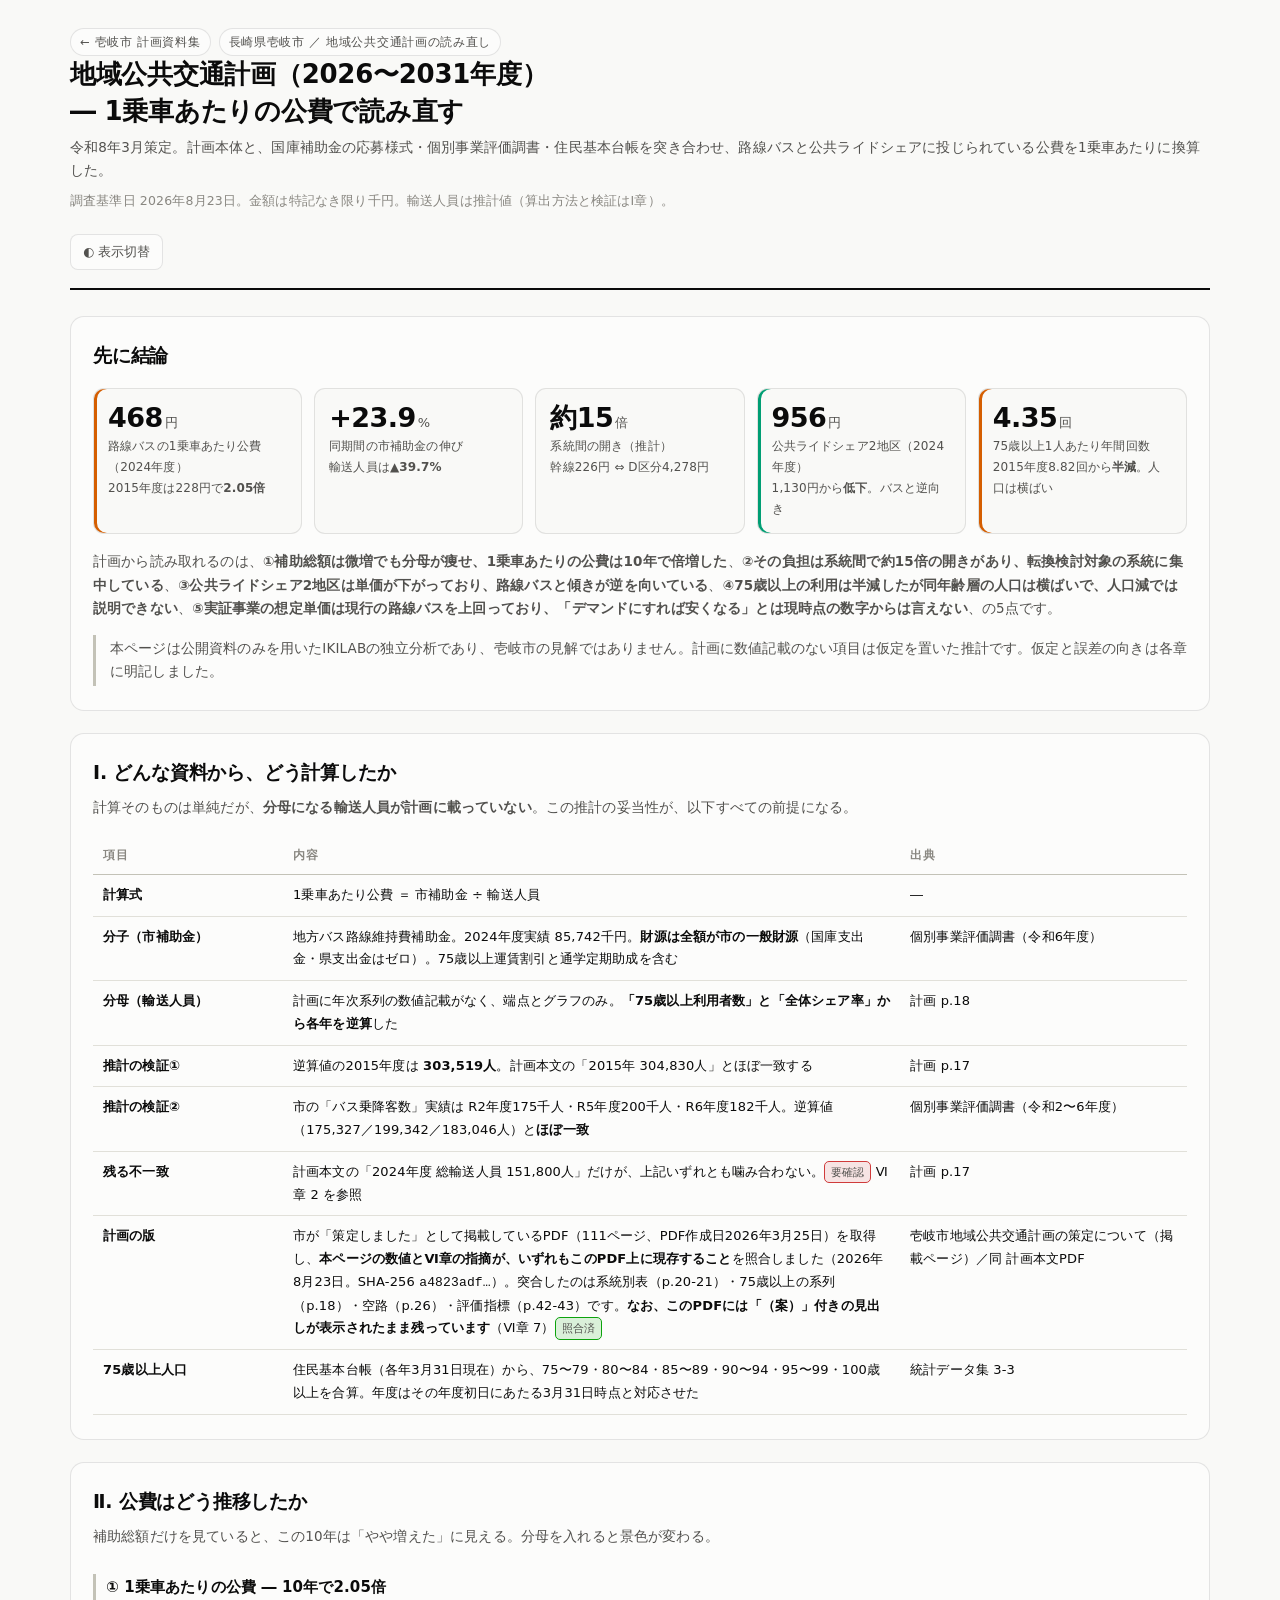
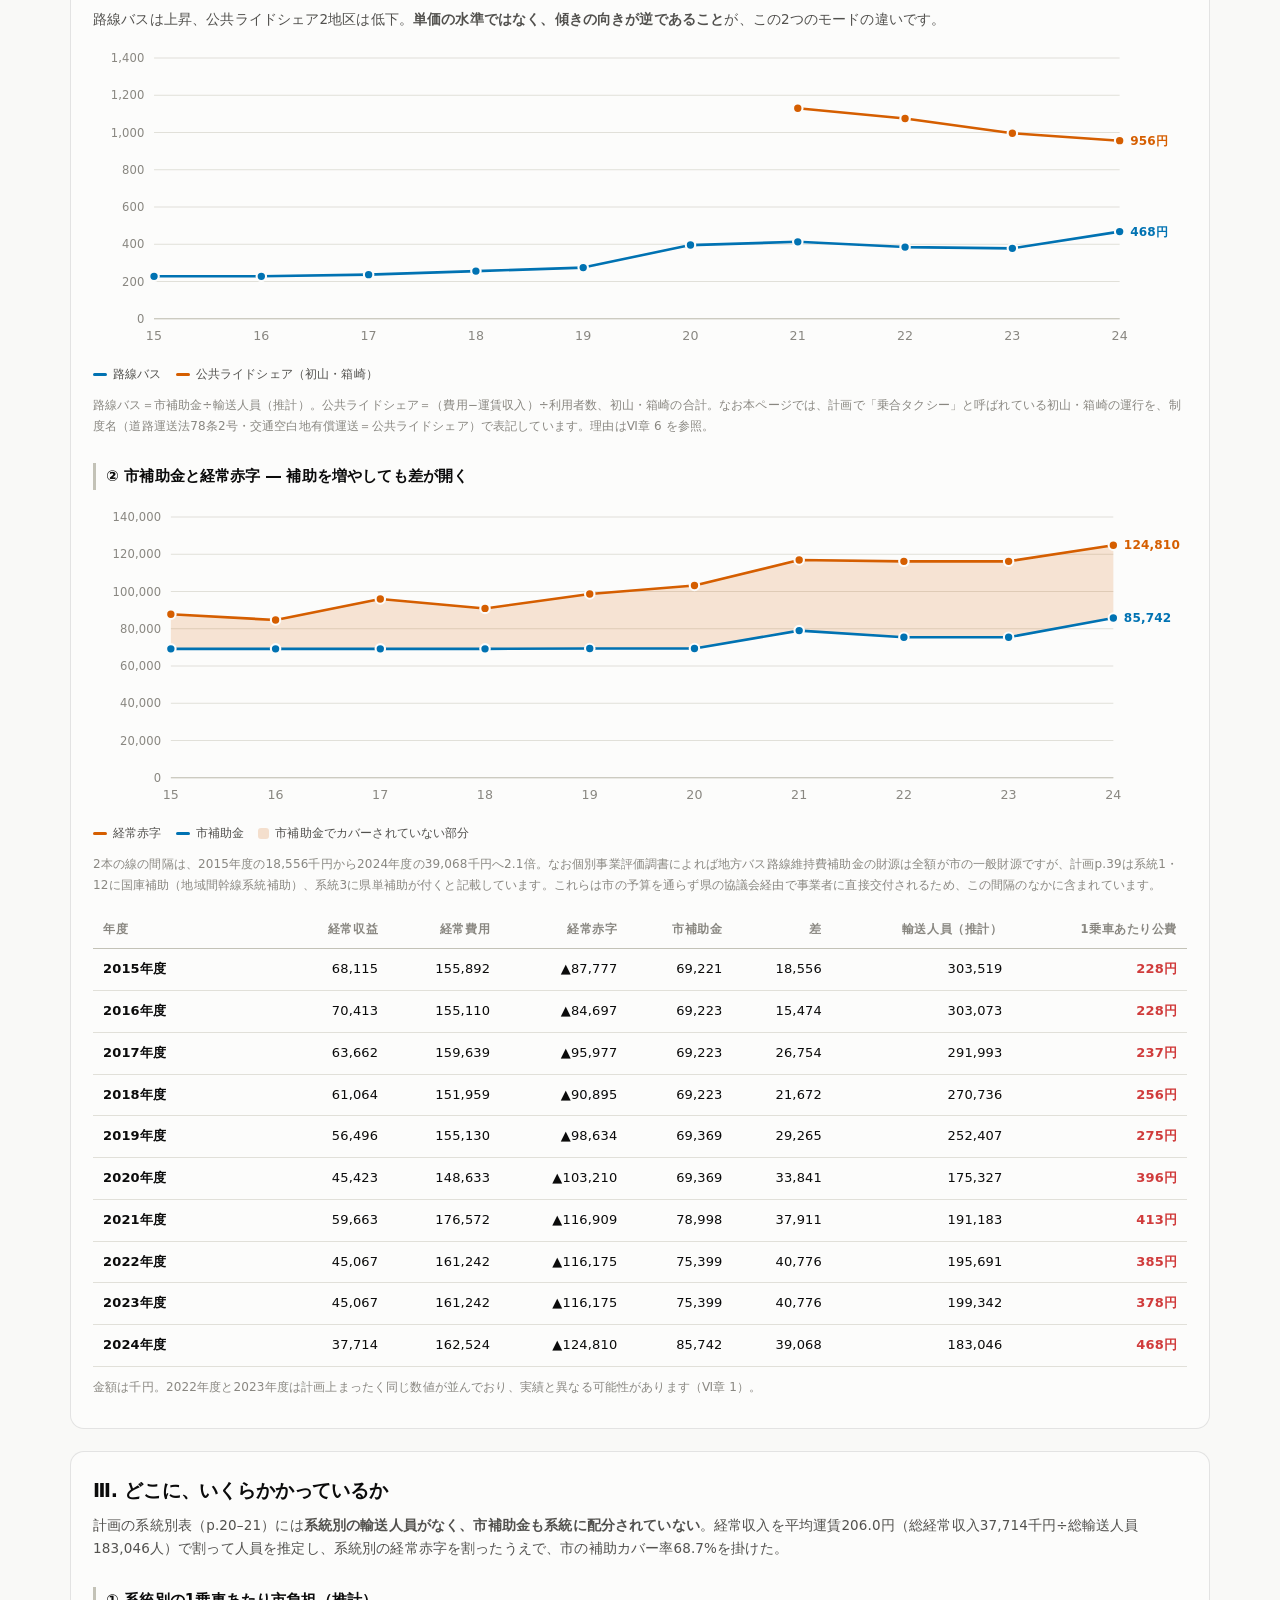
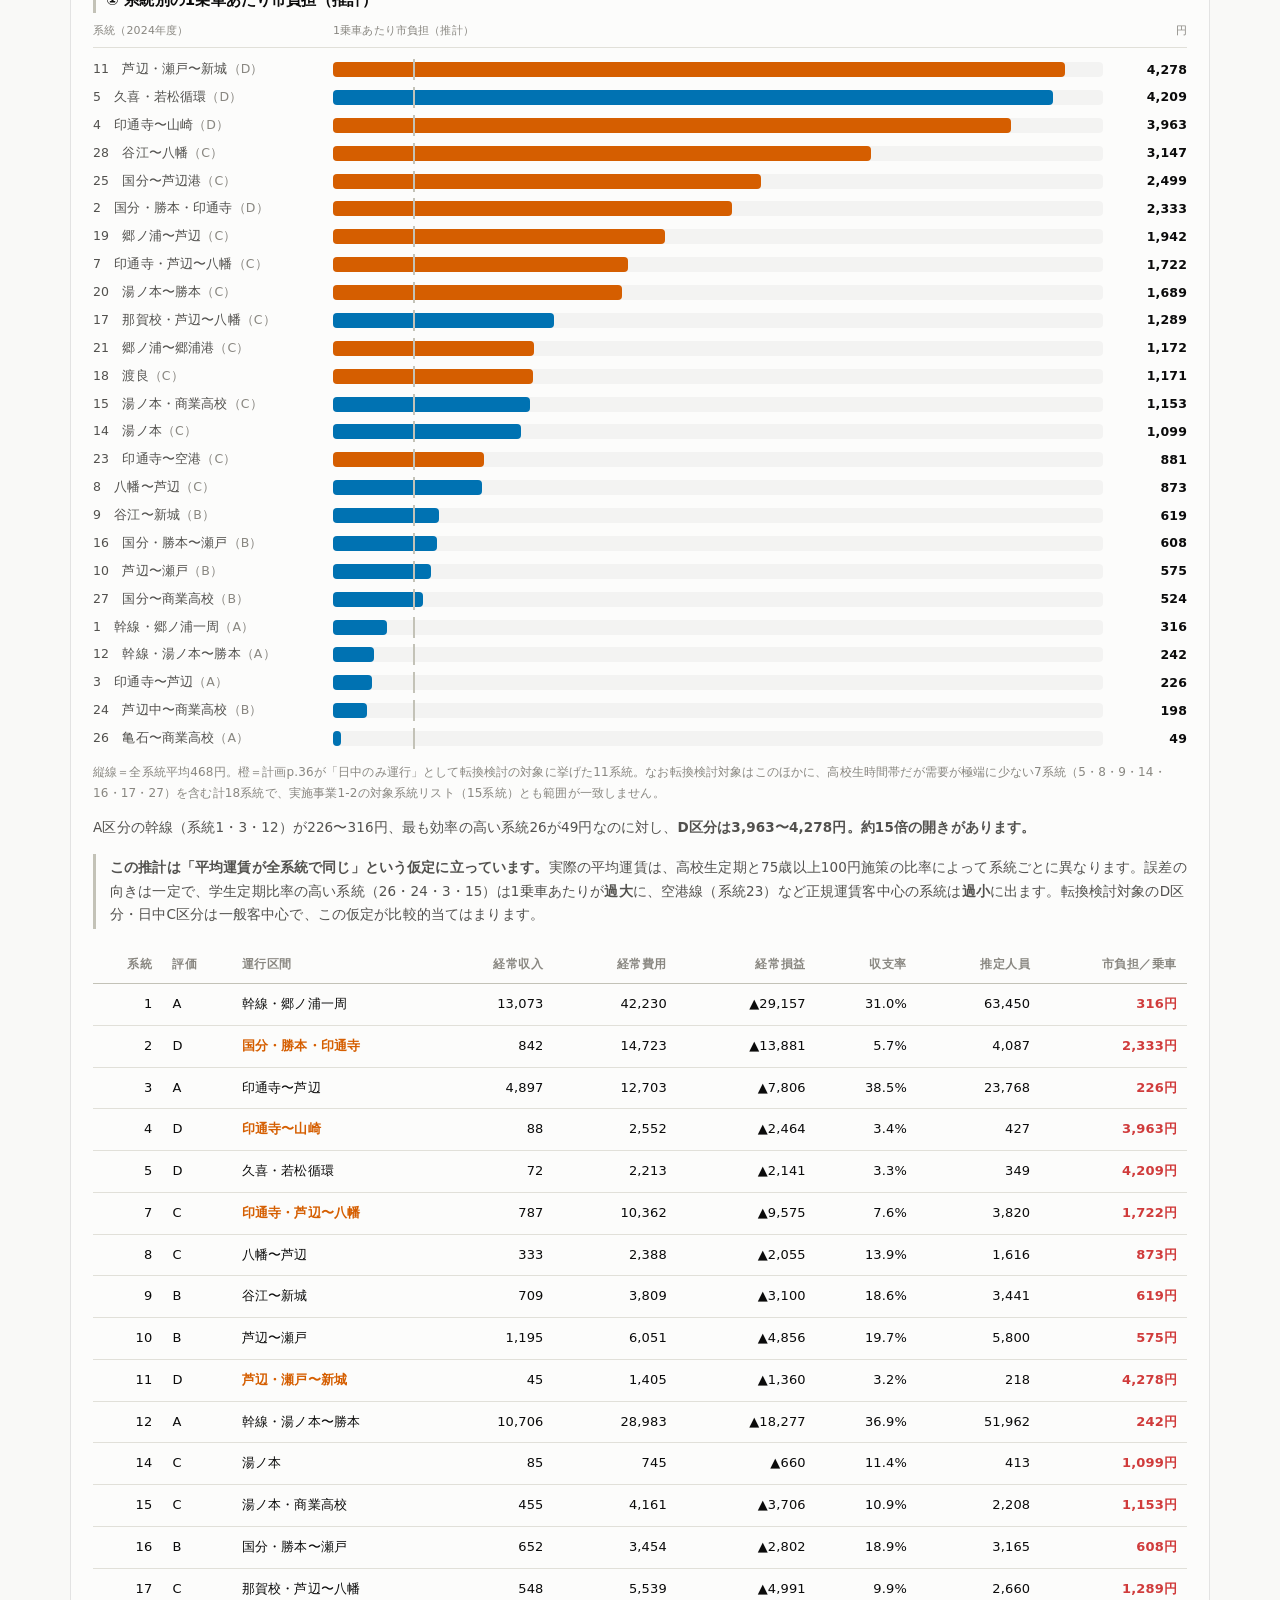
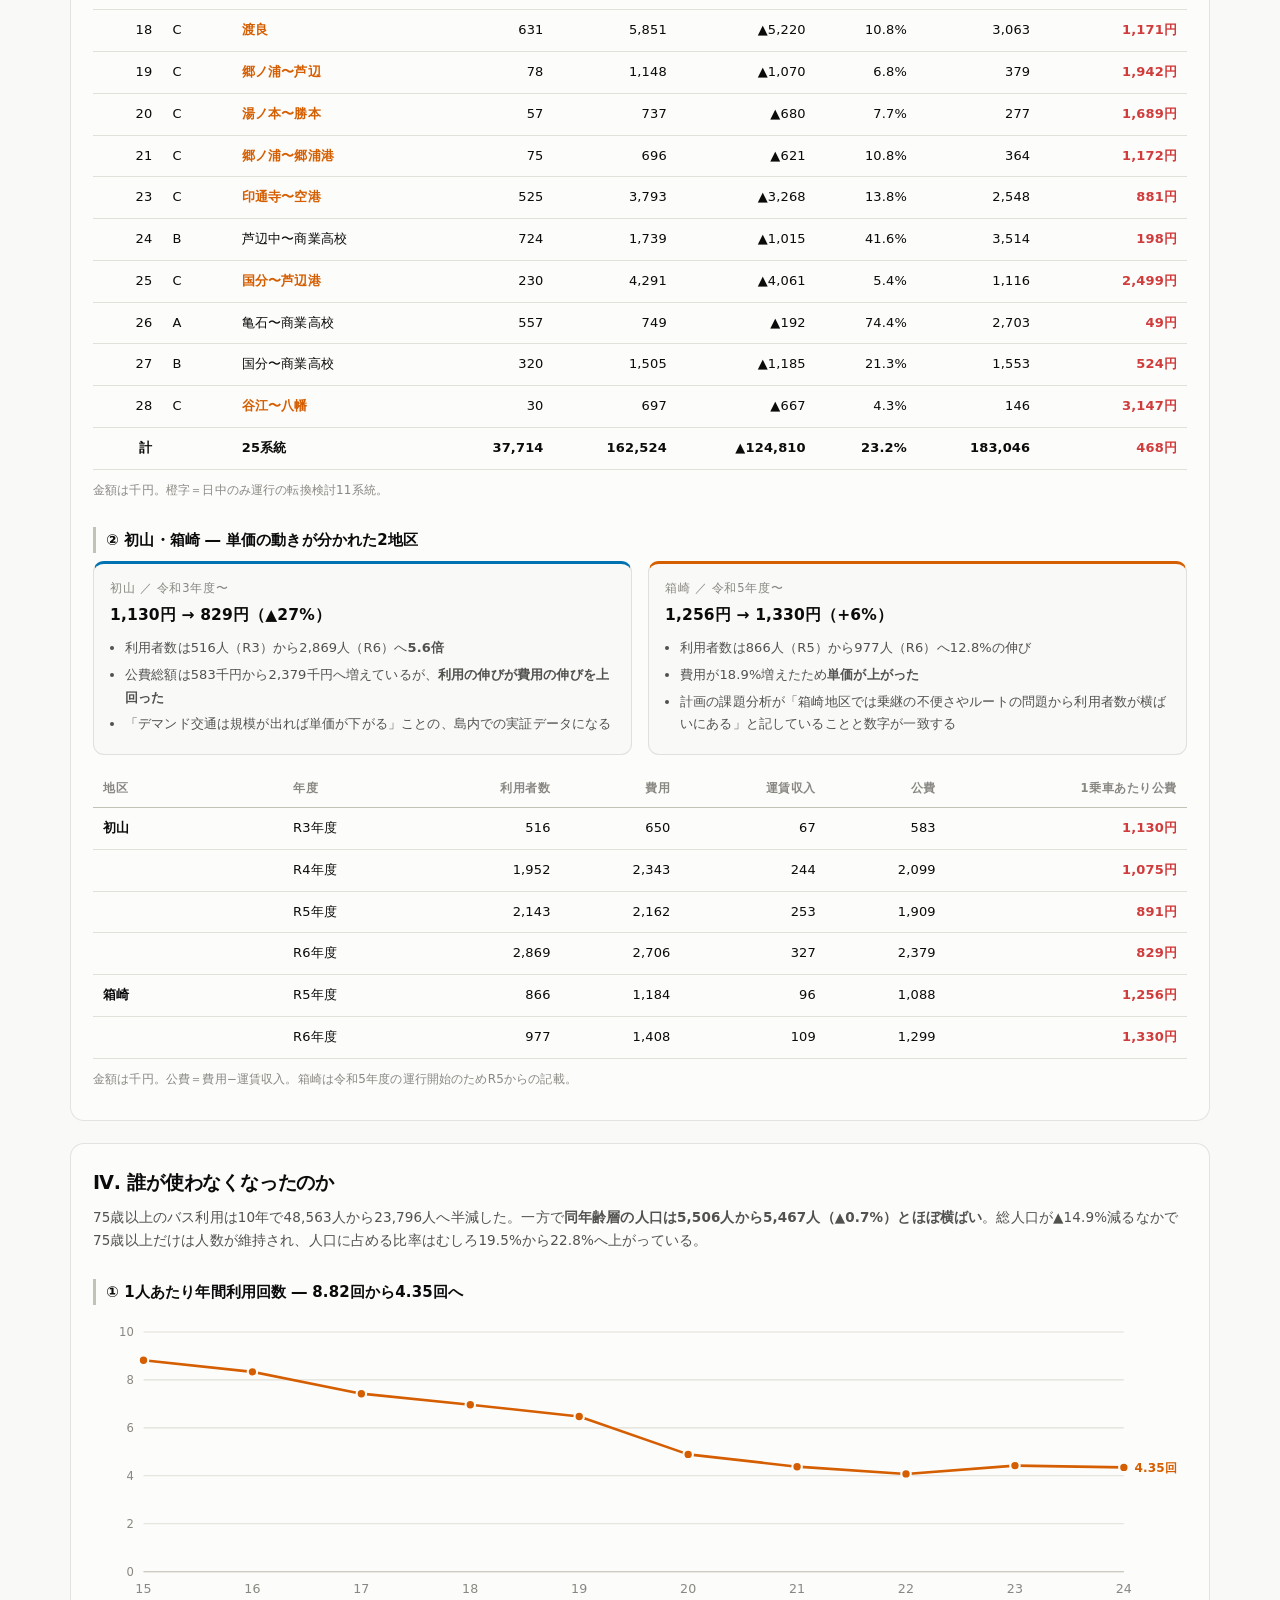
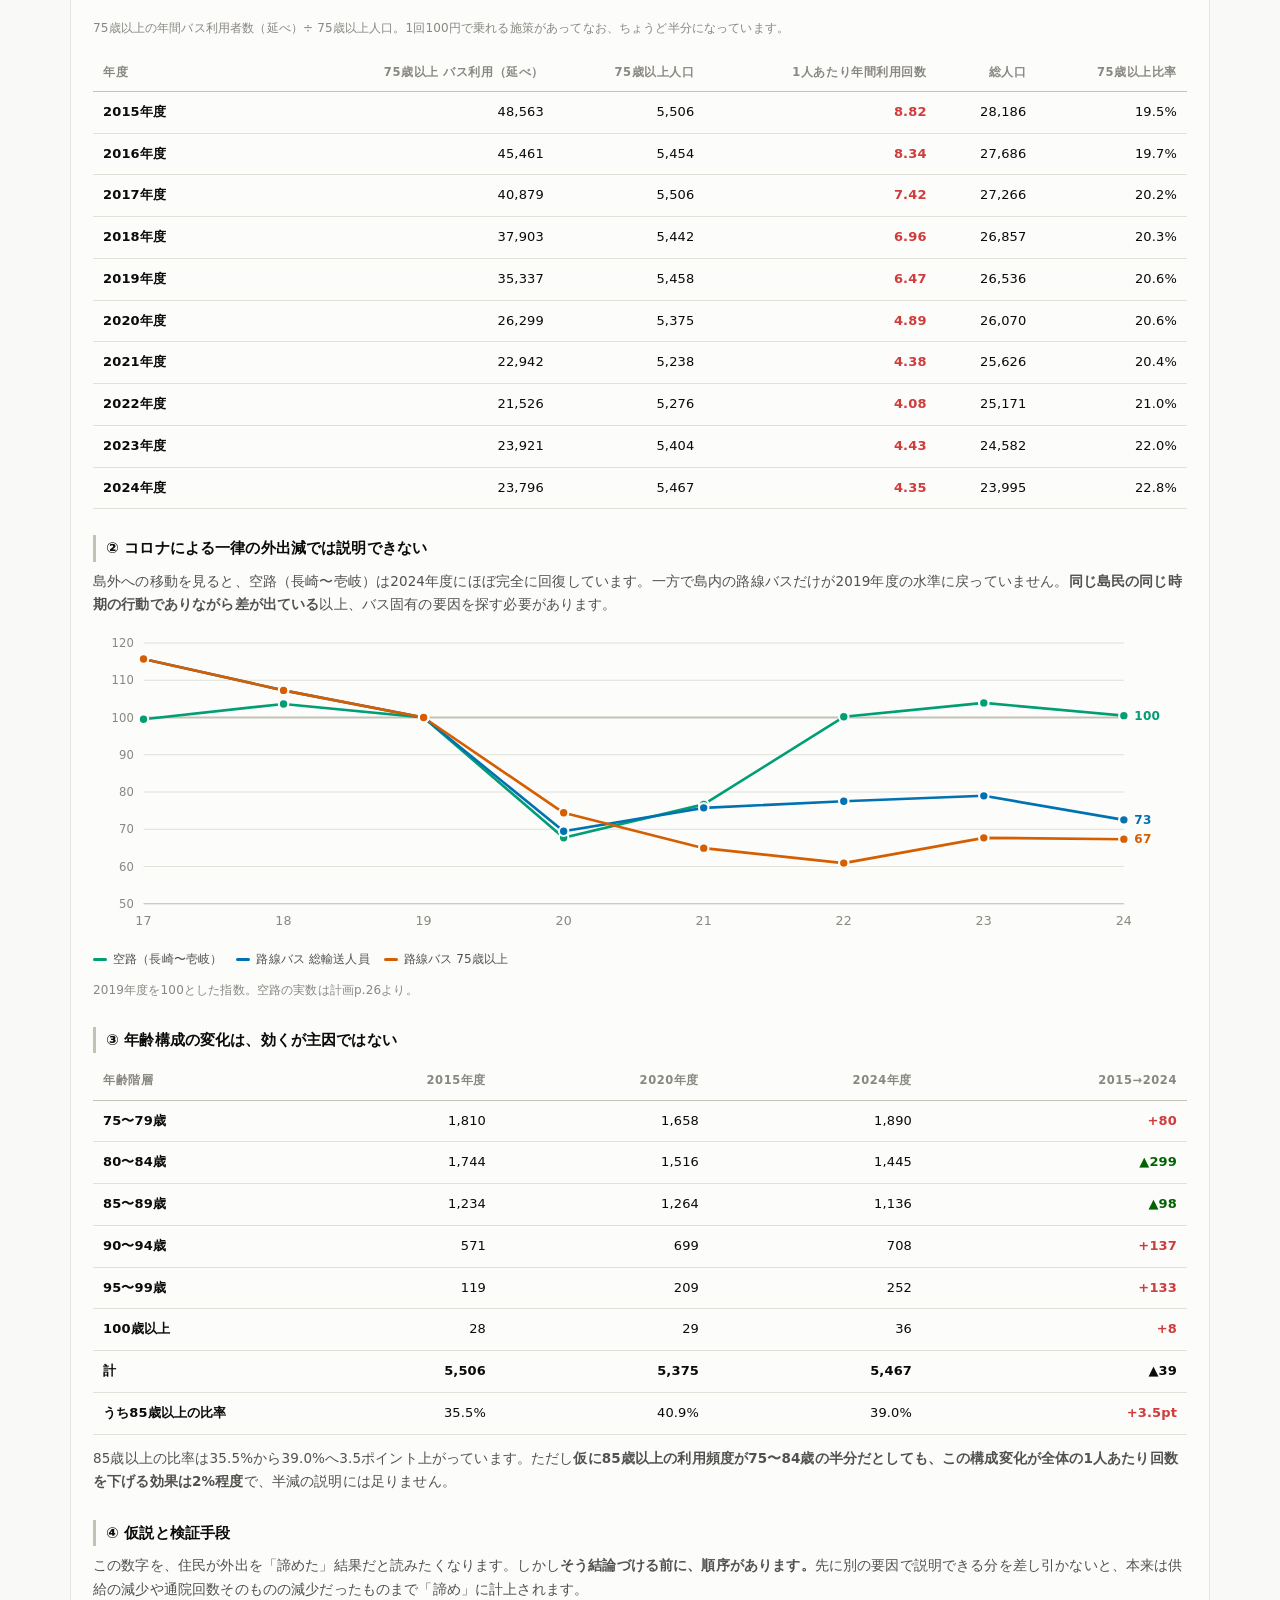
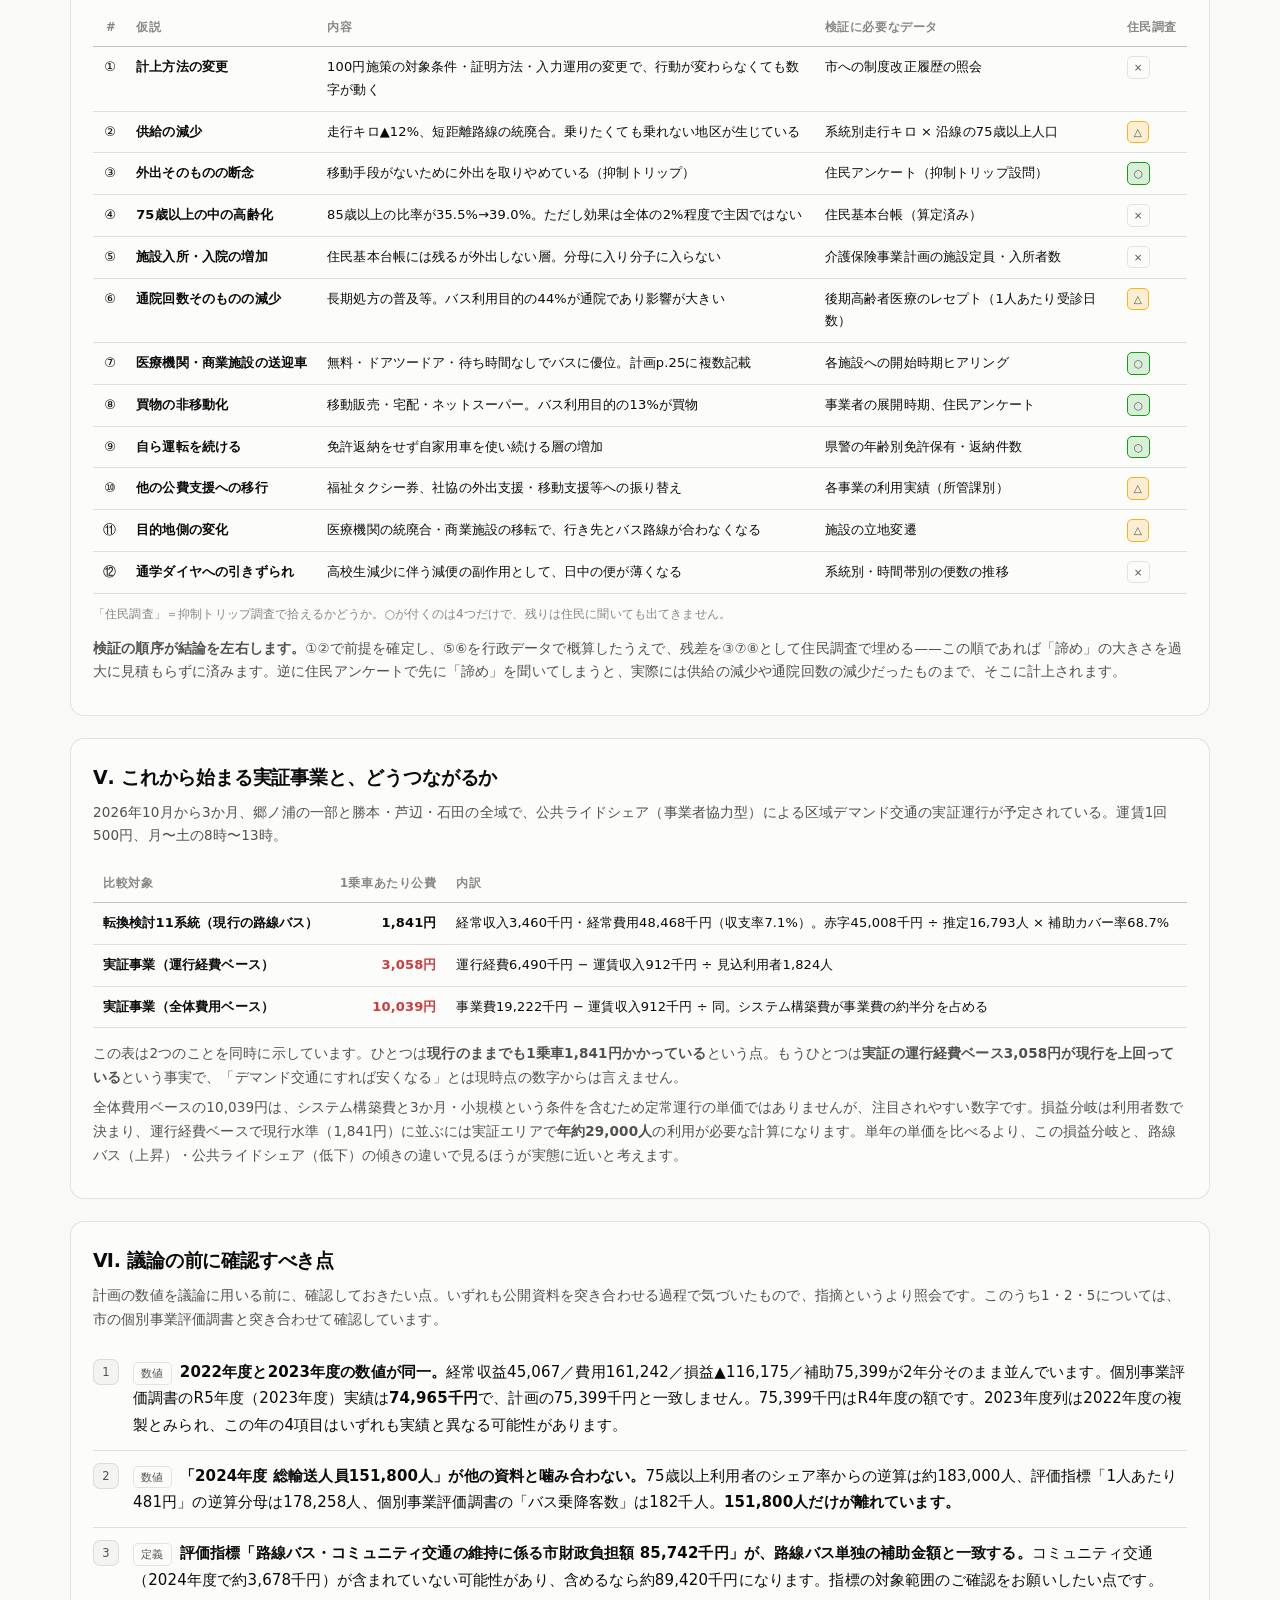
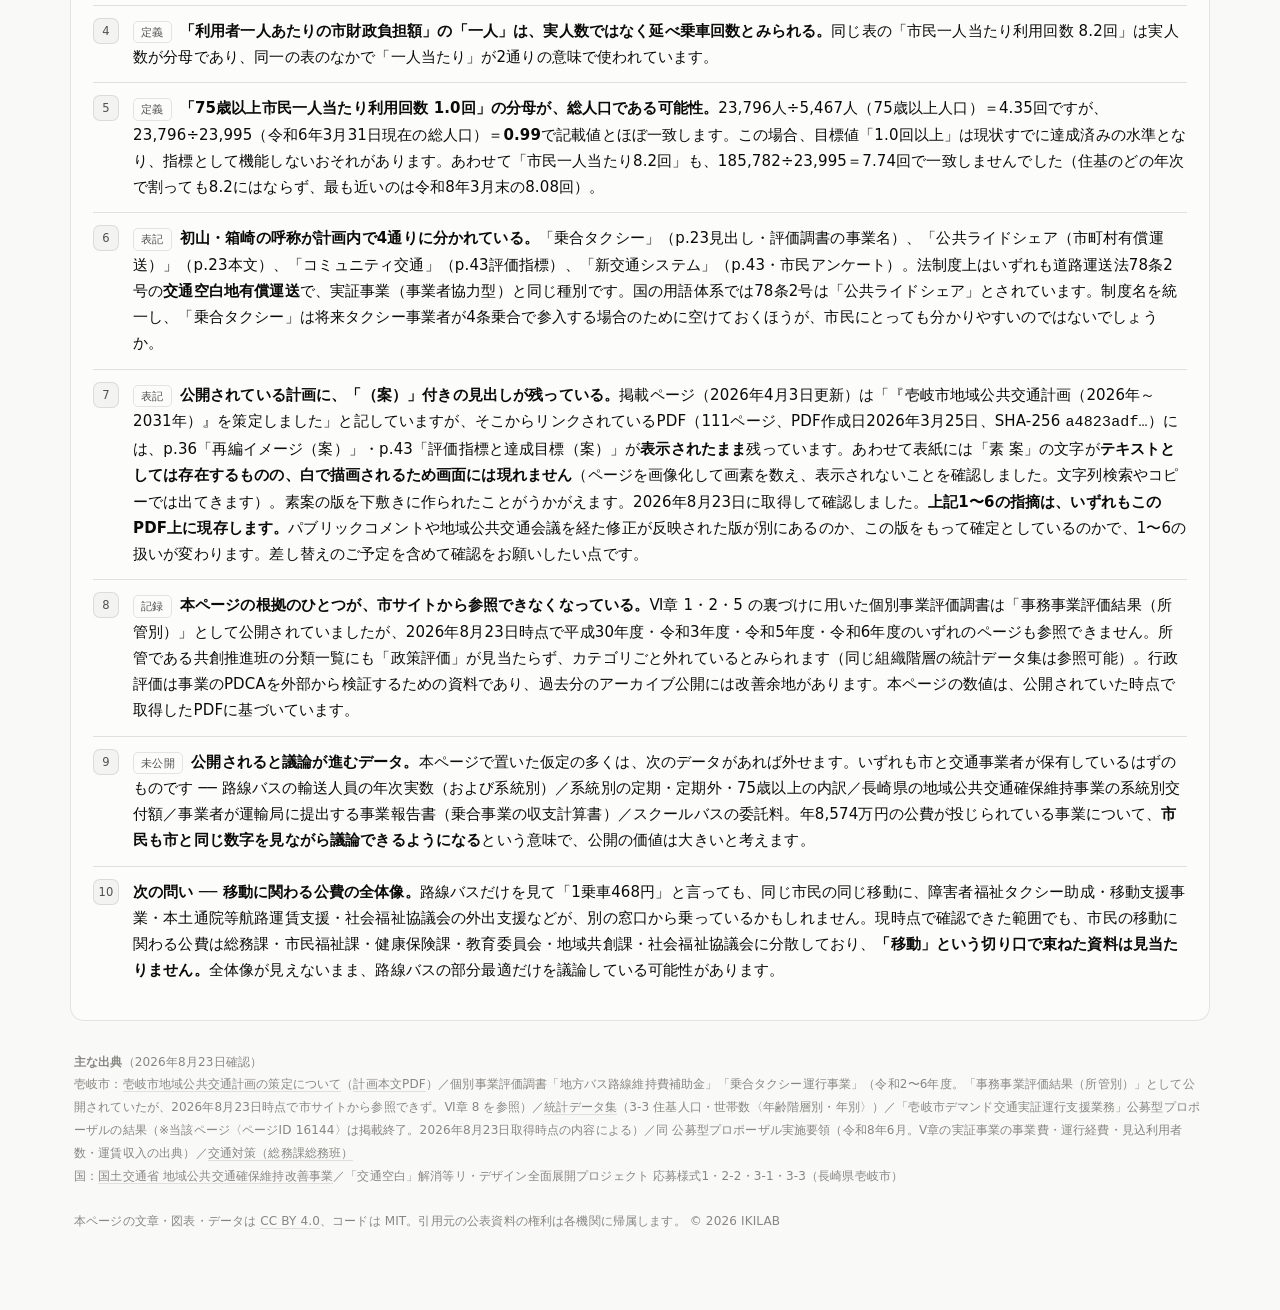
<file: plans/koutsuu/index.html>
<!DOCTYPE html>
<html lang="ja">
<head>
<meta charset="utf-8">
<meta name="viewport" content="width=device-width, initial-scale=1">
<title>壱岐市 地域公共交通計画 ― 1乗車あたりの公費 | 壱岐市 計画資料集</title>
<meta name="description" content="長崎県壱岐市の地域公共交通計画（2026〜2031年度）について、計画本体・国庫補助金の応募様式・個別事業評価調書・住民基本台帳を突き合わせ、路線バスと公共ライドシェアに投じられている公費を1乗車あたりに換算。10年で2.05倍、系統別で約15倍の開き、75歳以上の利用は人口が横ばいのまま半減。">
<link rel="canonical" href="https://keikaku.ikilab.org/plans/koutsuu/">
<meta property="og:type" content="article">
<meta property="og:site_name" content="壱岐市 計画資料集">
<meta property="og:title" content="壱岐市 地域公共交通計画 ― 1乗車あたりの公費で読み直す">
<meta property="og:description" content="補助総額は+24%、輸送人員は▲40%。1乗車あたりの公費は228円から468円へ。">
<meta property="og:url" content="https://keikaku.ikilab.org/plans/koutsuu/">
<meta property="og:locale" content="ja_JP">
<meta property="og:image" content="https://keikaku.ikilab.org/assets/og-koutsuu.png">
<meta property="og:image:width" content="1200">
<meta property="og:image:height" content="630">
<meta property="og:image:alt" content="路線バスの1乗車あたり公費負担が2015年度228円から2024年度468円へ上昇したことを示す折れ線グラフ">
<meta name="twitter:image" content="https://keikaku.ikilab.org/assets/og-koutsuu.png">
<meta name="twitter:card" content="summary_large_image">
<link rel="stylesheet" href="../../assets/palette.css">
<style>
:root{
  color-scheme: light;
  --page:#f9f9f7; --surface:#fcfcfb;
  --ink:#0b0b0b; --ink2:#52514e; --muted:#898781;
  --grid:#e1e0d9; --axis:#c3c2b7; --ring:rgba(11,11,11,0.10);
  --wash:rgba(11,11,11,0.035);
  --dpos:var(--c1); --dneg:#e34948; --dmid:#f0efec;
  --warn:#fab219; --crit:#d03b3b; --good:#0ca30c; --goodtx:#006300;
}
:root[data-theme="dark"]{
  color-scheme: dark;
  --page:#0d0d0d; --surface:#1a1a19;
  --ink:#ffffff; --ink2:#c3c2b7; --muted:#898781;
  --grid:#2c2c2a; --axis:#383835; --ring:rgba(255,255,255,0.10);
  --wash:rgba(255,255,255,0.05);
  --dpos:var(--c1); --dneg:#e66767; --dmid:#383835;
  --goodtx:#0ca30c;
}
@media (prefers-color-scheme: dark){
  :root:not([data-theme="light"]){
    color-scheme: dark;
    --page:#0d0d0d; --surface:#1a1a19;
    --ink:#ffffff; --ink2:#c3c2b7; --muted:#898781;
    --grid:#2c2c2a; --axis:#383835; --ring:rgba(255,255,255,0.10);
    --wash:rgba(255,255,255,0.05);
    --dpos:var(--c1); --dneg:#e66767; --dmid:#383835;
    --goodtx:#0ca30c;
  }
}
*{box-sizing:border-box}
html,body{margin:0;padding:0}
body{background:var(--page);color:var(--ink);
  font-family:system-ui,-apple-system,"Hiragino Sans","Noto Sans JP","Yu Gothic UI",sans-serif;
  font-size:15px;line-height:1.75;letter-spacing:.01em}
.wrap{max-width:1180px;margin:0 auto;padding:28px 20px 80px}
h1{font-size:26px;line-height:1.4;margin:0 0 6px;letter-spacing:-.01em}
h2{font-size:19px;margin:0 0 4px;letter-spacing:-.01em}
h3{font-size:15px;margin:26px 0 8px;padding-left:10px;border-left:3px solid var(--axis)}
p{margin:.5em 0}
a{color:inherit;text-decoration:none;border-bottom:1px solid var(--axis)}
a:hover{border-bottom-color:currentColor}
.sub{color:var(--ink2);font-size:13.5px}
.mut{color:var(--muted);font-size:12.5px}
b{font-weight:650}
header.top{display:flex;justify-content:space-between;align-items:flex-start;gap:16px;flex-wrap:wrap;
  padding-bottom:18px;border-bottom:2px solid var(--ink);margin-bottom:26px}
a.badge.home{text-decoration:none;margin-right:8px}
a.badge.home:hover{background:var(--wash);border-color:var(--axis)}
.badge{display:inline-block;font-size:11.5px;letter-spacing:.06em;padding:3px 9px;border:1px solid var(--ring);
  border-radius:999px;color:var(--ink2);background:var(--surface)}
button.tg{font:inherit;font-size:12.5px;padding:6px 12px;border:1px solid var(--ring);border-radius:8px;
  background:var(--surface);color:var(--ink2);cursor:pointer}
button.tg:hover{background:var(--wash)}
section{background:var(--surface);border:1px solid var(--ring);border-radius:14px;padding:22px 22px 24px;margin:0 0 22px}
section > .hd{margin-bottom:16px}

.tiles{display:grid;grid-template-columns:repeat(auto-fit,minmax(180px,1fr));gap:12px}
.tile{border:1px solid var(--ring);border-radius:11px;padding:13px 14px;background:var(--page)}
.tile .v{font-size:27px;line-height:1.15;font-weight:650;letter-spacing:-.02em}
.tile .v small{font-size:13px;font-weight:500;color:var(--ink2);margin-left:2px}
.tile .k{font-size:12px;color:var(--ink2);margin-top:3px}
.tile.a{box-shadow:inset 3px 0 0 var(--c2)}
.tile.b{box-shadow:inset 3px 0 0 var(--c3)}

.two{display:grid;grid-template-columns:1fr 1fr;gap:16px}
@media (max-width:820px){.two{grid-template-columns:1fr}}
.card{border:1px solid var(--ring);border-radius:11px;padding:14px 16px;background:var(--page)}
.card .tl{font-size:11.5px;letter-spacing:.06em;color:var(--muted);margin-bottom:4px}
.card h4{margin:0 0 8px;font-size:15.5px}
.card ul{margin:6px 0 0;padding-left:1.15em;font-size:13px;color:var(--ink2)}
.card ul li{margin:4px 0}
.card.p7{border-top:3px solid var(--c1)}
.card.p8{border-top:3px solid var(--c2)}

.tblwrap{overflow-x:auto;margin-top:6px}
table{border-collapse:collapse;width:100%;font-size:13px;min-width:720px}
th,td{text-align:left;vertical-align:top;padding:9px 10px;border-bottom:1px solid var(--grid)}
thead th{font-size:11.5px;letter-spacing:.05em;color:var(--muted);font-weight:600;border-bottom:1px solid var(--axis);white-space:nowrap}
tbody tr:hover{background:var(--wash)}
td.n,th.n{text-align:right;font-variant-numeric:tabular-nums;white-space:nowrap}
td.k{font-weight:600;width:190px;white-space:nowrap}
td.nw{white-space:nowrap}
tfoot td{border-top:1px solid var(--axis);border-bottom:none;font-weight:650}
.hi{color:var(--crit);font-weight:650}
.lo{color:var(--goodtx);font-weight:650}
.pill{display:inline-block;font-size:10.5px;padding:1px 6px;border-radius:5px;border:1px solid var(--ring);color:var(--ink2);white-space:nowrap}
.pill.w{border-color:var(--warn);background:color-mix(in srgb,var(--warn) 18%,transparent)}
.pill.g{border-color:var(--good);background:color-mix(in srgb,var(--good) 14%,transparent)}
.pill.c{border-color:var(--crit);background:color-mix(in srgb,var(--crit) 12%,transparent)}

/* charts */
.chart{position:relative}
.chart svg{display:block;width:100%;height:auto;overflow:visible}
.legend{display:flex;flex-wrap:wrap;gap:14px;margin:10px 0 0;font-size:12px;color:var(--ink2)}
.legend span{display:inline-flex;align-items:center;gap:6px}
.legend i{width:14px;height:3px;border-radius:2px;display:inline-block}
.legend i.sq{width:11px;height:11px;border-radius:3px}
.tip{position:absolute;pointer-events:none;opacity:0;transition:opacity .1s;background:var(--surface);
  border:1px solid var(--ring);border-radius:8px;padding:7px 10px;font-size:12px;line-height:1.6;
  box-shadow:0 4px 16px rgba(0,0,0,.14);z-index:9;white-space:nowrap}
.tip b{font-variant-numeric:tabular-nums}
.cap{font-size:12px;color:var(--muted);margin-top:10px}

/* horizontal bars */
.ach{display:grid;grid-template-columns:230px 1fr 74px;gap:10px;align-items:center;font-size:12.5px;padding:3px 0}
.ach .lb{color:var(--ink2);line-height:1.35}
.ach .tr{position:relative;height:15px;background:var(--wash);border-radius:4px;overflow:visible}
.ach .fl{position:absolute;left:0;top:0;bottom:0;border-radius:4px;background:var(--c1)}
.ach .fl.alt{background:var(--c2)}
.ach .ref{position:absolute;top:-3px;bottom:-3px;width:2px;background:var(--axis)}
.ach .vv{text-align:right;font-variant-numeric:tabular-nums;font-weight:600}
.achhd{display:grid;grid-template-columns:230px 1fr 74px;gap:10px;font-size:11px;color:var(--muted);
  padding-bottom:6px;border-bottom:1px solid var(--grid);margin-bottom:8px}
@media (max-width:700px){.ach,.achhd{grid-template-columns:150px 1fr 62px}}

ol.notes{margin:8px 0 0;padding-left:0;list-style:none;counter-reset:n}
ol.notes li{counter-increment:n;position:relative;padding:12px 0 12px 40px;border-bottom:1px solid var(--grid)}
ol.notes li:last-child{border-bottom:none}
ol.notes li::before{content:counter(n);position:absolute;left:0;top:12px;width:24px;height:24px;border-radius:7px;
  background:var(--wash);border:1px solid var(--ring);display:flex;align-items:center;justify-content:center;
  font-size:11.5px;color:var(--ink2)}
.tag{display:inline-block;font-size:10.5px;letter-spacing:.04em;padding:1px 7px;border-radius:5px;margin-right:8px;
  border:1px solid var(--ring);color:var(--ink2)}
.note{border-left:3px solid var(--axis);padding:2px 0 2px 14px;margin:14px 0 0;color:var(--ink2);font-size:13.5px}
footer{color:var(--muted);font-size:12px;padding:8px 4px 0;line-height:1.9}
footer a{border-bottom-color:var(--grid)}
@media print{body{background:#fff}section{break-inside:avoid}button.tg{display:none}}
</style>
</head>
<body>
<div class="wrap">

<header class="top">
  <div>
    <a href="../../" class="badge home">← 壱岐市 計画資料集</a><span class="badge">長崎県壱岐市 ／ 地域公共交通計画の読み直し</span>
    <h1>地域公共交通計画（2026〜2031年度）<br>― 1乗車あたりの公費で読み直す</h1>
    <p class="sub">令和8年3月策定。計画本体と、国庫補助金の応募様式・個別事業評価調書・住民基本台帳を突き合わせ、路線バスと公共ライドシェアに投じられている公費を1乗車あたりに換算した。</p>
    <p class="mut">調査基準日 2026年8月23日。金額は特記なき限り千円。輸送人員は推計値（算出方法と検証はⅠ章）。</p>
  </div>
  <button class="tg" id="tg">◐ 表示切替</button>
</header>

<!-- 1. 結論 -->
<section>
  <div class="hd"><h2>先に結論</h2></div>
  <div class="tiles">
    <div class="tile a"><div class="v">468<small>円</small></div><div class="k">路線バスの1乗車あたり公費（2024年度）<br>2015年度は228円で<b>2.05倍</b></div></div>
    <div class="tile"><div class="v">+23.9<small>%</small></div><div class="k">同期間の市補助金の伸び<br>輸送人員は<b>▲39.7%</b></div></div>
    <div class="tile"><div class="v">約15<small>倍</small></div><div class="k">系統間の開き（推計）<br>幹線226円 ⇔ D区分4,278円</div></div>
    <div class="tile b"><div class="v">956<small>円</small></div><div class="k">公共ライドシェア2地区（2024年度）<br>1,130円から<b>低下</b>。バスと逆向き</div></div>
    <div class="tile a"><div class="v">4.35<small>回</small></div><div class="k">75歳以上1人あたり年間回数<br>2015年度8.82回から<b>半減</b>。人口は横ばい</div></div>
  </div>
  <p class="sub" style="margin-top:16px">計画から読み取れるのは、<b>①補助総額は微増でも分母が痩せ、1乗車あたりの公費は10年で倍増した</b>、<b>②その負担は系統間で約15倍の開きがあり、転換検討対象の系統に集中している</b>、<b>③公共ライドシェア2地区は単価が下がっており、路線バスと傾きが逆を向いている</b>、<b>④75歳以上の利用は半減したが同年齢層の人口は横ばいで、人口減では説明できない</b>、<b>⑤実証事業の想定単価は現行の路線バスを上回っており、「デマンドにすれば安くなる」とは現時点の数字からは言えない</b>、の5点です。</p>
  <p class="note">本ページは公開資料のみを用いたIKILABの独立分析であり、壱岐市の見解ではありません。計画に数値記載のない項目は仮定を置いた推計です。仮定と誤差の向きは各章に明記しました。</p>
</section>

<!-- 2. 方法 -->
<section>
  <div class="hd">
    <h2>Ⅰ. どんな資料から、どう計算したか</h2>
    <p class="sub">計算そのものは単純だが、<b>分母になる輸送人員が計画に載っていない</b>。この推計の妥当性が、以下すべての前提になる。</p>
  </div>
  <div class="tblwrap"><table>
    <thead><tr><th>項目</th><th style="min-width:300px">内容</th><th style="min-width:260px">出典</th></tr></thead>
    <tbody>
      <tr><td class="k">計算式</td><td>1乗車あたり公費 ＝ 市補助金 ÷ 輸送人員</td><td>―</td></tr>
      <tr><td class="k">分子（市補助金）</td><td>地方バス路線維持費補助金。2024年度実績 85,742千円。<b>財源は全額が市の一般財源</b>（国庫支出金・県支出金はゼロ）。75歳以上運賃割引と通学定期助成を含む</td><td>個別事業評価調書（令和6年度）</td></tr>
      <tr><td class="k">分母（輸送人員）</td><td>計画に年次系列の数値記載がなく、端点とグラフのみ。<b>「75歳以上利用者数」と「全体シェア率」から各年を逆算</b>した</td><td>計画 p.18</td></tr>
      <tr><td class="k" style="width:auto">推計の検証①</td><td>逆算値の2015年度は <b>303,519人</b>。計画本文の「2015年 304,830人」とほぼ一致する</td><td>計画 p.17</td></tr>
      <tr><td class="k">推計の検証②</td><td>市の「バス乗降客数」実績は R2年度175千人・R5年度200千人・R6年度182千人。逆算値（175,327／199,342／183,046人）と<b>ほぼ一致</b></td><td>個別事業評価調書（令和2〜6年度）</td></tr>
      <tr><td class="k">残る不一致</td><td>計画本文の「2024年度 総輸送人員 151,800人」だけが、上記いずれとも噛み合わない。<span class="pill c">要確認</span> Ⅵ章 2 を参照</td><td>計画 p.17</td></tr>
      <tr><td class="k">計画の版</td><td>市が「策定しました」として掲載しているPDF（111ページ、PDF作成日2026年3月25日）を取得し、<b>本ページの数値とⅥ章の指摘が、いずれもこのPDF上に現存すること</b>を照合しました（2026年8月23日。SHA-256 <code>a4823adf…</code>）。突合したのは系統別表（p.20-21）・75歳以上の系列（p.18）・空路（p.26）・評価指標（p.42-43）です。<b>なお、このPDFには「（案）」付きの見出しが表示されたまま残っています</b>（Ⅵ章 7）<span class="pill g">照合済</span></td><td>壱岐市地域公共交通計画の策定について（掲載ページ）／同 計画本文PDF</td></tr>
      <tr><td class="k">75歳以上人口</td><td>住民基本台帳（各年3月31日現在）から、75〜79・80〜84・85〜89・90〜94・95〜99・100歳以上を合算。年度はその年度初日にあたる3月31日時点と対応させた</td><td>統計データ集 3-3</td></tr>
    </tbody>
  </table></div>
</section>

<!-- 3. 推移 -->
<section>
  <div class="hd">
    <h2>Ⅱ. 公費はどう推移したか</h2>
    <p class="sub">補助総額だけを見ていると、この10年は「やや増えた」に見える。分母を入れると景色が変わる。</p>
  </div>

  <h3>① 1乗車あたりの公費 ― 10年で2.05倍</h3>
  <p class="sub">路線バスは上昇、公共ライドシェア2地区は低下。<b>単価の水準ではなく、傾きの向きが逆であること</b>が、この2つのモードの違いです。</p>
  <div class="chart" id="ch1"></div>
  <div class="legend">
    <span><i style="background:var(--c1)"></i>路線バス</span>
    <span><i style="background:var(--c2)"></i>公共ライドシェア（初山・箱崎）</span>
  </div>
  <p class="cap">路線バス＝市補助金÷輸送人員（推計）。公共ライドシェア＝（費用−運賃収入）÷利用者数、初山・箱崎の合計。なお本ページでは、計画で「乗合タクシー」と呼ばれている初山・箱崎の運行を、制度名（道路運送法78条2号・交通空白地有償運送＝公共ライドシェア）で表記しています。理由はⅥ章 6 を参照。</p>

  <h3>② 市補助金と経常赤字 ― 補助を増やしても差が開く</h3>
  <div class="chart" id="ch2"></div>
  <div class="legend">
    <span><i style="background:var(--c2)"></i>経常赤字</span>
    <span><i style="background:var(--c1)"></i>市補助金</span>
    <span><i class="sq" style="background:var(--c2);opacity:.18"></i>市補助金でカバーされていない部分</span>
  </div>
  <p class="cap">2本の線の間隔は、2015年度の18,556千円から2024年度の39,068千円へ2.1倍。なお個別事業評価調書によれば地方バス路線維持費補助金の財源は全額が市の一般財源ですが、計画p.39は系統1・12に国庫補助（地域間幹線系統補助）、系統3に県単補助が付くと記載しています。これらは市の予算を通らず県の協議会経由で事業者に直接交付されるため、この間隔のなかに含まれています。</p>

  <div class="tblwrap" style="margin-top:14px"><table>
    <thead><tr><th>年度</th><th class="n">経常収益</th><th class="n">経常費用</th><th class="n">経常赤字</th><th class="n">市補助金</th><th class="n">差</th><th class="n">輸送人員（推計）</th><th class="n">1乗車あたり公費</th></tr></thead>
    <tbody id="tb-year"></tbody>
  </table></div>
  <p class="cap">金額は千円。2022年度と2023年度は計画上まったく同じ数値が並んでおり、実績と異なる可能性があります（Ⅵ章 1）。</p>
</section>

<!-- 4. 系統別・地区別 -->
<section>
  <div class="hd">
    <h2>Ⅲ. どこに、いくらかかっているか</h2>
    <p class="sub">計画の系統別表（p.20–21）には<b>系統別の輸送人員がなく、市補助金も系統に配分されていない</b>。経常収入を平均運賃206.0円（総経常収入37,714千円÷総輸送人員183,046人）で割って人員を推定し、系統別の経常赤字を割ったうえで、市の補助カバー率68.7%を掛けた。</p>
  </div>

  <h3>① 系統別の1乗車あたり市負担（推計）</h3>
  <div id="ach"></div>
  <p class="cap">縦線＝全系統平均468円。橙＝計画p.36が「日中のみ運行」として転換検討の対象に挙げた11系統。なお転換検討対象はこのほかに、高校生時間帯だが需要が極端に少ない7系統（5・8・9・14・16・17・27）を含む計18系統で、実施事業1-2の対象系統リスト（15系統）とも範囲が一致しません。</p>
  <p class="sub" style="margin-top:12px">A区分の幹線（系統1・3・12）が226〜316円、最も効率の高い系統26が49円なのに対し、<b>D区分は3,963〜4,278円。約15倍の開きがあります。</b></p>

  <p class="note"><b>この推計は「平均運賃が全系統で同じ」という仮定に立っています。</b>実際の平均運賃は、高校生定期と75歳以上100円施策の比率によって系統ごとに異なります。誤差の向きは一定で、学生定期比率の高い系統（26・24・3・15）は1乗車あたりが<b>過大</b>に、空港線（系統23）など正規運賃客中心の系統は<b>過小</b>に出ます。転換検討対象のD区分・日中C区分は一般客中心で、この仮定が比較的当てはまります。</p>

  <div class="tblwrap" style="margin-top:16px"><table>
    <thead><tr><th class="n">系統</th><th>評価</th><th>運行区間</th><th class="n">経常収入</th><th class="n">経常費用</th><th class="n">経常損益</th><th class="n">収支率</th><th class="n">推定人員</th><th class="n">市負担／乗車</th></tr></thead>
    <tbody id="tb-route"></tbody>
  </table></div>
  <p class="cap">金額は千円。橙字＝日中のみ運行の転換検討11系統。</p>

  <h3>② 初山・箱崎 ― 単価の動きが分かれた2地区</h3>
  <div class="two">
    <div class="card p7">
      <div class="tl">初山 ／ 令和3年度〜</div>
      <h4>1,130円 → 829円（▲27%）</h4>
      <ul>
        <li>利用者数は516人（R3）から2,869人（R6）へ<b>5.6倍</b></li>
        <li>公費総額は583千円から2,379千円へ増えているが、<b>利用の伸びが費用の伸びを上回った</b></li>
        <li>「デマンド交通は規模が出れば単価が下がる」ことの、島内での実証データになる</li>
      </ul>
    </div>
    <div class="card p8">
      <div class="tl">箱崎 ／ 令和5年度〜</div>
      <h4>1,256円 → 1,330円（+6%）</h4>
      <ul>
        <li>利用者数は866人（R5）から977人（R6）へ12.8%の伸び</li>
        <li>費用が18.9%増えたため<b>単価が上がった</b></li>
        <li>計画の課題分析が「箱崎地区では乗継の不便さやルートの問題から利用者数が横ばいにある」と記していることと数字が一致する</li>
      </ul>
    </div>
  </div>
  <div class="tblwrap" style="margin-top:14px"><table>
    <thead><tr><th>地区</th><th>年度</th><th class="n">利用者数</th><th class="n">費用</th><th class="n">運賃収入</th><th class="n">公費</th><th class="n">1乗車あたり公費</th></tr></thead>
    <tbody id="tb-area"></tbody>
  </table></div>
  <p class="cap">金額は千円。公費＝費用−運賃収入。箱崎は令和5年度の運行開始のためR5からの記載。</p>
</section>

<!-- 5. 75歳以上 -->
<section>
  <div class="hd">
    <h2>Ⅳ. 誰が使わなくなったのか</h2>
    <p class="sub">75歳以上のバス利用は10年で48,563人から23,796人へ半減した。一方で<b>同年齢層の人口は5,506人から5,467人（▲0.7%）とほぼ横ばい</b>。総人口が▲14.9%減るなかで75歳以上だけは人数が維持され、人口に占める比率はむしろ19.5%から22.8%へ上がっている。</p>
  </div>

  <h3>① 1人あたり年間利用回数 ― 8.82回から4.35回へ</h3>
  <div class="chart" id="ch3"></div>
  <p class="cap">75歳以上の年間バス利用者数（延べ）÷ 75歳以上人口。1回100円で乗れる施策があってなお、ちょうど半分になっています。</p>

  <div class="tblwrap" style="margin-top:14px"><table>
    <thead><tr><th>年度</th><th class="n">75歳以上 バス利用（延べ）</th><th class="n">75歳以上人口</th><th class="n">1人あたり年間利用回数</th><th class="n">総人口</th><th class="n">75歳以上比率</th></tr></thead>
    <tbody id="tb-e75"></tbody>
  </table></div>

  <h3>② コロナによる一律の外出減では説明できない</h3>
  <p class="sub">島外への移動を見ると、空路（長崎〜壱岐）は2024年度にほぼ完全に回復しています。一方で島内の路線バスだけが2019年度の水準に戻っていません。<b>同じ島民の同じ時期の行動でありながら差が出ている</b>以上、バス固有の要因を探す必要があります。</p>
  <div class="chart" id="ch4"></div>
  <div class="legend">
    <span><i style="background:var(--c3)"></i>空路（長崎〜壱岐）</span>
    <span><i style="background:var(--c1)"></i>路線バス 総輸送人員</span>
    <span><i style="background:var(--c2)"></i>路線バス 75歳以上</span>
  </div>
  <p class="cap">2019年度を100とした指数。空路の実数は計画p.26より。</p>

  <h3>③ 年齢構成の変化は、効くが主因ではない</h3>
  <div class="tblwrap"><table>
    <thead><tr><th>年齢階層</th><th class="n">2015年度</th><th class="n">2020年度</th><th class="n">2024年度</th><th class="n">2015→2024</th></tr></thead>
    <tbody id="tb-age"></tbody>
  </table></div>
  <p class="sub" style="margin-top:12px">85歳以上の比率は35.5%から39.0%へ3.5ポイント上がっています。ただし<b>仮に85歳以上の利用頻度が75〜84歳の半分だとしても、この構成変化が全体の1人あたり回数を下げる効果は2%程度</b>で、半減の説明には足りません。</p>

  <h3>④ 仮説と検証手段</h3>
  <p class="sub">この数字を、住民が外出を「諦めた」結果だと読みたくなります。しかし<b>そう結論づける前に、順序があります。</b>先に別の要因で説明できる分を差し引かないと、本来は供給の減少や通院回数そのものの減少だったものまで「諦め」に計上されます。</p>
  <div class="tblwrap"><table>
    <thead><tr><th class="n">#</th><th>仮説</th><th style="min-width:280px">内容</th><th style="min-width:230px">検証に必要なデータ</th><th class="nw">住民調査</th></tr></thead>
    <tbody id="tb-hyp"></tbody>
  </table></div>
  <p class="cap">「住民調査」＝抑制トリップ調査で拾えるかどうか。○が付くのは4つだけで、残りは住民に聞いても出てきません。</p>
  <p class="sub" style="margin-top:12px"><b>検証の順序が結論を左右します。</b>①②で前提を確定し、⑤⑥を行政データで概算したうえで、残差を③⑦⑧として住民調査で埋める——この順であれば「諦め」の大きさを過大に見積もらずに済みます。逆に住民アンケートで先に「諦め」を聞いてしまうと、実際には供給の減少や通院回数の減少だったものまで、そこに計上されます。</p>
</section>

<!-- 6. 実証事業 -->
<section>
  <div class="hd">
    <h2>Ⅴ. これから始まる実証事業と、どうつながるか</h2>
    <p class="sub">2026年10月から3か月、郷ノ浦の一部と勝本・芦辺・石田の全域で、公共ライドシェア（事業者協力型）による区域デマンド交通の実証運行が予定されている。運賃1回500円、月〜土の8時〜13時。</p>
  </div>
  <div class="tblwrap"><table>
    <thead><tr><th>比較対象</th><th class="n">1乗車あたり公費</th><th>内訳</th></tr></thead>
    <tbody>
      <tr><td class="k">転換検討11系統（現行の路線バス）</td><td class="n"><b>1,841円</b></td><td>経常収入3,460千円・経常費用48,468千円（収支率7.1%）。赤字45,008千円 ÷ 推定16,793人 × 補助カバー率68.7%</td></tr>
      <tr><td class="k">実証事業（運行経費ベース）</td><td class="n hi">3,058円</td><td>運行経費6,490千円 − 運賃収入912千円 ÷ 見込利用者1,824人</td></tr>
      <tr><td class="k">実証事業（全体費用ベース）</td><td class="n hi">10,039円</td><td>事業費19,222千円 − 運賃収入912千円 ÷ 同。システム構築費が事業費の約半分を占める</td></tr>
    </tbody>
  </table></div>
  <p class="sub" style="margin-top:14px">この表は2つのことを同時に示しています。ひとつは<b>現行のままでも1乗車1,841円かかっている</b>という点。もうひとつは<b>実証の運行経費ベース3,058円が現行を上回っている</b>という事実で、「デマンド交通にすれば安くなる」とは現時点の数字からは言えません。</p>
  <p class="sub">全体費用ベースの10,039円は、システム構築費と3か月・小規模という条件を含むため定常運行の単価ではありませんが、注目されやすい数字です。損益分岐は利用者数で決まり、運行経費ベースで現行水準（1,841円）に並ぶには実証エリアで<b>年約29,000人</b>の利用が必要な計算になります。単年の単価を比べるより、この損益分岐と、路線バス（上昇）・公共ライドシェア（低下）の傾きの違いで見るほうが実態に近いと考えます。</p>
</section>

<!-- 7. 論点 -->
<section>
  <div class="hd"><h2>Ⅵ. 議論の前に確認すべき点</h2>
    <p class="sub">計画の数値を議論に用いる前に、確認しておきたい点。いずれも公開資料を突き合わせる過程で気づいたもので、指摘というより照会です。このうち1・2・5については、市の個別事業評価調書と突き合わせて確認しています。</p>
  </div>
  <ol class="notes">
    <li><span class="tag">数値</span><b>2022年度と2023年度の数値が同一。</b>経常収益45,067／費用161,242／損益▲116,175／補助75,399が2年分そのまま並んでいます。個別事業評価調書のR5年度（2023年度）実績は<b>74,965千円</b>で、計画の75,399千円と一致しません。75,399千円はR4年度の額です。2023年度列は2022年度の複製とみられ、この年の4項目はいずれも実績と異なる可能性があります。</li>
    <li><span class="tag">数値</span><b>「2024年度 総輸送人員151,800人」が他の資料と噛み合わない。</b>75歳以上利用者のシェア率からの逆算は約183,000人、評価指標「1人あたり481円」の逆算分母は178,258人、個別事業評価調書の「バス乗降客数」は182千人。<b>151,800人だけが離れています。</b></li>
    <li><span class="tag">定義</span><b>評価指標「路線バス・コミュニティ交通の維持に係る市財政負担額 85,742千円」が、路線バス単独の補助金額と一致する。</b>コミュニティ交通（2024年度で約3,678千円）が含まれていない可能性があり、含めるなら約89,420千円になります。指標の対象範囲のご確認をお願いしたい点です。</li>
    <li><span class="tag">定義</span><b>「利用者一人あたりの市財政負担額」の「一人」は、実人数ではなく延べ乗車回数とみられる。</b>同じ表の「市民一人当たり利用回数 8.2回」は実人数が分母であり、同一の表のなかで「一人当たり」が2通りの意味で使われています。</li>
    <li><span class="tag">定義</span><b>「75歳以上市民一人当たり利用回数 1.0回」の分母が、総人口である可能性。</b>23,796人÷5,467人（75歳以上人口）＝4.35回ですが、23,796÷23,995（令和6年3月31日現在の総人口）＝<b>0.99</b>で記載値とほぼ一致します。この場合、目標値「1.0回以上」は現状すでに達成済みの水準となり、指標として機能しないおそれがあります。あわせて「市民一人当たり8.2回」も、185,782÷23,995＝7.74回で一致しませんでした（住基のどの年次で割っても8.2にはならず、最も近いのは令和8年3月末の8.08回）。</li>
    <li><span class="tag">表記</span><b>初山・箱崎の呼称が計画内で4通りに分かれている。</b>「乗合タクシー」（p.23見出し・評価調書の事業名）、「公共ライドシェア（市町村有償運送）」（p.23本文）、「コミュニティ交通」（p.43評価指標）、「新交通システム」（p.43・市民アンケート）。法制度上はいずれも道路運送法78条2号の<b>交通空白地有償運送</b>で、実証事業（事業者協力型）と同じ種別です。国の用語体系では78条2号は「公共ライドシェア」とされています。制度名を統一し、「乗合タクシー」は将来タクシー事業者が4条乗合で参入する場合のために空けておくほうが、市民にとっても分かりやすいのではないでしょうか。</li>
    <li><span class="tag">表記</span><b>公開されている計画に、「（案）」付きの見出しが残っている。</b>掲載ページ（2026年4月3日更新）は「『壱岐市地域公共交通計画（2026年～2031年）』を策定しました」と記していますが、そこからリンクされているPDF（111ページ、PDF作成日2026年3月25日、SHA-256 <code>a4823adf…</code>）には、p.36「再編イメージ（案）」・p.43「評価指標と達成目標（案）」が<b>表示されたまま</b>残っています。あわせて表紙には「素 案」の文字が<b>テキストとしては存在するものの、白で描画されるため画面には現れません</b>（ページを画像化して画素を数え、表示されないことを確認しました。文字列検索やコピーでは出てきます）。素案の版を下敷きに作られたことがうかがえます。2026年8月23日に取得して確認しました。<b>上記1〜6の指摘は、いずれもこのPDF上に現存します。</b>パブリックコメントや地域公共交通会議を経た修正が反映された版が別にあるのか、この版をもって確定としているのかで、1〜6の扱いが変わります。差し替えのご予定を含めて確認をお願いしたい点です。</li>
    <li><span class="tag">記録</span><b>本ページの根拠のひとつが、市サイトから参照できなくなっている。</b>Ⅵ章 1・2・5 の裏づけに用いた個別事業評価調書は「事務事業評価結果（所管別）」として公開されていましたが、2026年8月23日時点で平成30年度・令和3年度・令和5年度・令和6年度のいずれのページも参照できません。所管である共創推進班の分類一覧にも「政策評価」が見当たらず、カテゴリごと外れているとみられます（同じ組織階層の統計データ集は参照可能）。行政評価は事業のPDCAを外部から検証するための資料であり、過去分のアーカイブ公開には改善余地があります。本ページの数値は、公開されていた時点で取得したPDFに基づいています。</li>
    <li><span class="tag">未公開</span><b>公開されると議論が進むデータ。</b>本ページで置いた仮定の多くは、次のデータがあれば外せます。いずれも市と交通事業者が保有しているはずのものです ── 路線バスの輸送人員の年次実数（および系統別）／系統別の定期・定期外・75歳以上の内訳／長崎県の地域公共交通確保維持事業の系統別交付額／事業者が運輸局に提出する事業報告書（乗合事業の収支計算書）／スクールバスの委託料。年8,574万円の公費が投じられている事業について、<b>市民も市と同じ数字を見ながら議論できるようになる</b>という意味で、公開の価値は大きいと考えます。</li>
    <li><b>次の問い ── 移動に関わる公費の全体像。</b>路線バスだけを見て「1乗車468円」と言っても、同じ市民の同じ移動に、障害者福祉タクシー助成・移動支援事業・本土通院等航路運賃支援・社会福祉協議会の外出支援などが、別の窓口から乗っているかもしれません。現時点で確認できた範囲でも、市民の移動に関わる公費は総務課・市民福祉課・健康保険課・教育委員会・地域共創課・社会福祉協議会に分散しており、<b>「移動」という切り口で束ねた資料は見当たりません。</b>全体像が見えないまま、路線バスの部分最適だけを議論している可能性があります。</li>
  </ol>
</section>

<footer>
  <b>主な出典</b>（2026年8月23日確認）<br>
  壱岐市：<a href="https://www.city.iki.nagasaki.jp/soshiki/somuka/soumuhan/kotsutaisaku/15733.html" target="_blank" rel="noopener">壱岐市地域公共交通計画の策定について</a>（<a href="https://www.city.iki.nagasaki.jp/material/files/group/3/tiikikoukyoukoutuukeikaku.pdf" target="_blank" rel="noopener">計画本文PDF</a>）／個別事業評価調書「地方バス路線維持費補助金」「乗合タクシー運行事業」（令和2〜6年度。「事務事業評価結果（所管別）」として公開されていたが、2026年8月23日時点で市サイトから参照できず。Ⅵ章 8 を参照）／<a href="https://www.city.iki.nagasaki.jp/soshiki/seisaku_kikakuka/toukeizyouhou/3207.html" target="_blank" rel="noopener">統計データ集</a>（3-3 住基人口・世帯数〈年齢階層別・年別〉）／「壱岐市デマンド交通実証運行支援業務」公募型プロポーザルの結果（※当該ページ〈ページID 16144〉は掲載終了。2026年8月23日取得時点の内容による）／同 公募型プロポーザル実施要領（令和8年6月。Ⅴ章の実証事業の事業費・運行経費・見込利用者数・運賃収入の出典）／<a href="https://www.city.iki.nagasaki.jp/soshiki/somuka/soumuhan/kotsutaisaku/index.html" target="_blank" rel="noopener">交通対策（総務課総務班）</a><br>
  国：<a href="https://www.mlit.go.jp/sogoseisaku/transport/sosei_transport_tk_000041.html" target="_blank" rel="noopener">国土交通省 地域公共交通確保維持改善事業</a>／「交通空白」解消等リ・デザイン全面展開プロジェクト 応募様式1・2-2・3-1・3-3（長崎県壱岐市）
<br><br>本ページの文章・図表・データは <a href="../../about/license/">CC BY 4.0</a>、コードは MIT。引用元の公表資料の権利は各機関に帰属します。 © 2026 IKILAB
</footer>

</div>
<script>
const tg=document.getElementById('tg');
tg.addEventListener('click',()=>{
  const cur=document.documentElement.getAttribute('data-theme');
  const sysDark=window.matchMedia('(prefers-color-scheme: dark)').matches;
  const now = cur ? cur : (sysDark?'dark':'light');
  document.documentElement.setAttribute('data-theme', now==='dark'?'light':'dark');
});
const NS='http://www.w3.org/2000/svg';
function el(n,a){const e=document.createElementNS(NS,n);for(const k in a)e.setAttribute(k,a[k]);return e}
function tipFor(host){const t=document.createElement('div');t.className='tip';host.appendChild(t);return t}
function showTip(t,host,x,y,html){t.innerHTML=html;t.style.opacity=1;
  const w=t.offsetWidth,hh=t.offsetHeight,W=host.clientWidth;
  t.style.left=Math.max(2,Math.min(W-w-2,x-w/2))+'px';t.style.top=Math.max(0,y-hh-10)+'px';}
const nf=n=>n.toLocaleString('ja-JP');

/* ===== データ ===== */
const YEARS=[2015,2016,2017,2018,2019,2020,2021,2022,2023,2024];
const REV =[68115,70413,63662,61064,56496,45423,59663,45067,45067,37714];
const COST=[155892,155110,159639,151959,155130,148633,176572,161242,161242,162524];
const DEF =[87777,84697,95977,90895,98634,103210,116909,116175,116175,124810];
const SUB =[69221,69223,69223,69223,69369,69369,78998,75399,75399,85742];
const RID =[303519,303073,291993,270736,252407,175327,191183,195691,199342,183046];
const PER =SUB.map((s,i)=>Math.round(s*1000/RID[i]));
const GAP =DEF.map((d,i)=>d-SUB[i]);
const PRS =[null,null,null,null,null,null,1130,1075,996,956];   // 公共ライドシェア2地区合計
const E75 =[48563,45461,40879,37903,35337,26299,22942,21526,23921,23796];
const P75 =[5506,5454,5506,5442,5458,5375,5238,5276,5404,5467];
const POP =[28186,27686,27266,26857,26536,26070,25626,25171,24582,23995];
const RATE=E75.map((v,i)=>v/P75[i]);

/* ===== 汎用ライン ===== */
function lineChart(hostId,opt){
  const host=document.getElementById(hostId);
  const X0=opt.x, N=X0.length;
  const W=1040,H=opt.h||300,ml=opt.ml||58,mr=opt.mr||64,mt=18,mb=34;
  const lo=opt.min,hi=opt.max,step=opt.step;
  const X=i=>ml+i*(W-ml-mr)/(N-1);
  const Y=v=>mt+(hi-v)/(hi-lo)*(H-mt-mb);
  const svg=el('svg',{viewBox:`0 0 ${W} ${H}`,role:'img','aria-label':opt.aria});
  for(let v=lo;v<=hi+1e-9;v+=step){
    svg.appendChild(el('line',{x1:ml,x2:W-mr,y1:Y(v),y2:Y(v),stroke:(opt.base!=null&&Math.abs(v-opt.base)<1e-9)?'var(--axis)':'var(--grid)','stroke-width':(opt.base!=null&&Math.abs(v-opt.base)<1e-9)?2:1}));
    const t=el('text',{x:ml-9,y:Y(v)+4,'text-anchor':'end',fill:'var(--muted)','font-size':11});
    t.textContent=opt.fy?opt.fy(v):nf(v);svg.appendChild(t);
  }
  svg.appendChild(el('line',{x1:ml,x2:W-mr,y1:H-mb,y2:H-mb,stroke:'var(--axis)','stroke-width':1}));
  X0.forEach((lb,i)=>{const t=el('text',{x:X(i),y:H-mb+20,'text-anchor':'middle',fill:'var(--muted)','font-size':12});t.textContent=lb;svg.appendChild(t)});
  if(opt.band){
    const [a,b]=opt.band;let d='';
    a.forEach((v,i)=>{d+=(i?'L':'M')+X(i).toFixed(1)+' '+Y(v).toFixed(1)+' '});
    for(let i=b.length-1;i>=0;i--)d+='L'+X(i).toFixed(1)+' '+Y(b[i]).toFixed(1)+' ';
    svg.appendChild(el('path',{d:d+'Z',fill:'var(--c2)',opacity:.16}));
  }
  const tip=tipFor(host);
  opt.series.forEach(s=>{
    const pts=s.data.map((v,i)=>v==null?null:[X(i),Y(v)]).filter(Boolean);
    if(pts.length>1)svg.appendChild(el('polyline',{points:pts.map(p=>p[0].toFixed(1)+','+p[1].toFixed(1)).join(' '),
      fill:'none',stroke:s.color,'stroke-width':2.5,'stroke-linejoin':'round','stroke-linecap':'round','stroke-dasharray':s.dash||''}));
  });
  opt.series.forEach(s=>{
    s.data.forEach((v,i)=>{ if(v==null)return;
      svg.appendChild(el('circle',{cx:X(i),cy:Y(v),r:4.5,fill:s.color,stroke:'var(--surface)','stroke-width':2}));
      const hit=el('circle',{cx:X(i),cy:Y(v),r:14,fill:'transparent'});
      hit.addEventListener('mouseenter',e=>{const r=host.getBoundingClientRect();
        showTip(tip,host,e.clientX-r.left,e.clientY-r.top,`<b>${opt.xt[i]}</b> ／ ${s.name}<br><b>${opt.ft?opt.ft(v):nf(v)}</b>`)});
      hit.addEventListener('mouseleave',()=>tip.style.opacity=0);
      svg.appendChild(hit);
    });
    let li=s.data.length-1; while(li>=0&&s.data[li]==null)li--;
    if(li>=0){const t=el('text',{x:X(li)+10,y:Y(s.data[li])+4,fill:s.color,'font-size':11.5,'font-weight':650});
      t.textContent=opt.fl?opt.fl(s.data[li]):nf(s.data[li]);svg.appendChild(t)}
  });
  host.appendChild(svg);
}
const YL=YEARS.map(y=>String(y).slice(2)), YT=YEARS.map(y=>y+'年度');

lineChart('ch1',{x:YL,xt:YT,aria:'1乗車あたり公費負担の推移',min:0,max:1400,step:200,
  fy:v=>nf(v),ft:v=>nf(v)+'円',fl:v=>nf(v)+'円',
  series:[{name:'路線バス',color:'var(--c1)',data:PER},{name:'公共ライドシェア',color:'var(--c2)',data:PRS}]});

lineChart('ch2',{x:YL,xt:YT,aria:'市補助金と経常赤字の推移',min:0,max:140000,step:20000,ml:74,mr:70,
  fy:v=>nf(v),ft:v=>nf(v)+'千円',fl:v=>nf(v),band:[DEF,SUB],
  series:[{name:'経常赤字',color:'var(--c2)',data:DEF},{name:'市補助金',color:'var(--c1)',data:SUB}]});

lineChart('ch3',{x:YL,xt:YT,aria:'75歳以上1人あたりの年間バス利用回数',min:0,max:10,step:2,ml:48,mr:60,h:280,
  fy:v=>v.toFixed(0),ft:v=>v.toFixed(2)+'回',fl:v=>v.toFixed(2)+'回',
  series:[{name:'1人あたり年間利用回数',color:'var(--c2)',data:RATE}]});

(function(){
  const RY=[2017,2018,2019,2020,2021,2022,2023,2024];
  const AIR=[32857,34207,33012,22359,25316,33071,34304,33172];
  const BUS=[291993,270736,252407,175327,191183,195691,199342,183046];
  const B75=[40879,37903,35337,26299,22942,21526,23921,23796];
  const ix=a=>a.map(v=>v/a[2]*100);
  lineChart('ch4',{x:RY.map(y=>String(y).slice(2)),xt:RY.map(y=>y+'年度'),
    aria:'2019年度を100とした利用の回復状況',min:50,max:120,step:10,base:100,ml:48,mr:60,
    fy:v=>v.toFixed(0),ft:v=>v.toFixed(1),fl:v=>v.toFixed(0),
    series:[{name:'空路（長崎〜壱岐）',color:'var(--c3)',data:ix(AIR)},
            {name:'路線バス 総輸送人員',color:'var(--c1)',data:ix(BUS)},
            {name:'路線バス 75歳以上',color:'var(--c2)',data:ix(B75)}]});
})();

/* ===== 系統別 ===== */
const ROUTES=[
 [1,'国','A','幹線・郷ノ浦一周',13073,42230,-29157,false],
 [2,'','D','国分・勝本・印通寺',842,14723,-13881,true],
 [3,'県','A','印通寺〜芦辺',4897,12703,-7806,false],
 [4,'','D','印通寺〜山崎',88,2552,-2464,true],
 [5,'','D','久喜・若松循環',72,2213,-2141,false],
 [7,'','C','印通寺・芦辺〜八幡',787,10362,-9575,true],
 [8,'','C','八幡〜芦辺',333,2388,-2055,false],
 [9,'','B','谷江〜新城',709,3809,-3100,false],
 [10,'','B','芦辺〜瀬戸',1195,6051,-4856,false],
 [11,'','D','芦辺・瀬戸〜新城',45,1405,-1360,true],
 [12,'国','A','幹線・湯ノ本〜勝本',10706,28983,-18277,false],
 [14,'','C','湯ノ本',85,745,-660,false],
 [15,'','C','湯ノ本・商業高校',455,4161,-3706,false],
 [16,'','B','国分・勝本〜瀬戸',652,3454,-2802,false],
 [17,'','C','那賀校・芦辺〜八幡',548,5539,-4991,false],
 [18,'','C','渡良',631,5851,-5220,true],
 [19,'','C','郷ノ浦〜芦辺',78,1148,-1070,true],
 [20,'','C','湯ノ本〜勝本',57,737,-680,true],
 [21,'','C','郷ノ浦〜郷浦港',75,696,-621,true],
 [23,'','C','印通寺〜空港',525,3793,-3268,true],
 [24,'','B','芦辺中〜商業高校',724,1739,-1015,false],
 [25,'','C','国分〜芦辺港',230,4291,-4061,true],
 [26,'','A','亀石〜商業高校',557,749,-192,false],
 [27,'','B','国分〜商業高校',320,1505,-1185,false],
 [28,'','C','谷江〜八幡',30,697,-667,true]
];
const T_REV=ROUTES.reduce((s,r)=>s+r[4],0), T_COST=ROUTES.reduce((s,r)=>s+r[5],0), T_PL=ROUTES.reduce((s,r)=>s+r[6],0);
const FARE=T_REV*1000/183046, COVER=85742/124810;
const R=ROUTES.map(r=>{const est=r[4]*1000/FARE,per=-r[6]*1000/est;
  return{no:r[0],ev:r[2],name:r[3],rev:r[4],cost:r[5],pl:r[6],rate:r[4]/r[5],est,per,city:per*COVER,dt:r[7]}});

(function(){
  const MAX=4500, AVG=468;
  let h='<div class="achhd"><div>系統（2024年度）</div><div>1乗車あたり市負担（推計）</div><div style="text-align:right">円</div></div>';
  R.slice().sort((a,b)=>b.city-a.city).forEach(x=>{
    const v=Math.round(x.city), w=Math.min(v,MAX)/MAX*100;
    h+=`<div class="ach" title="系統${x.no}（${x.ev}区分）${x.name}：推定人員 ${nf(Math.round(x.est))}人／経常損益 ▲${nf(-x.pl)}千円">
      <div class="lb">${x.no}　${x.name}<span class="mut">（${x.ev}）</span></div>
      <div class="tr"><div class="fl${x.dt?' alt':''}" style="width:${w}%"></div><div class="ref" style="left:${AVG/MAX*100}%"></div></div>
      <div class="vv">${nf(v)}</div></div>`;
  });
  document.getElementById('ach').innerHTML=h;
})();

/* ===== テーブル ===== */
function row(html){const tr=document.createElement('tr');tr.innerHTML=html;return tr}
const tbY=document.getElementById('tb-year');
YEARS.forEach((y,i)=>tbY.appendChild(row(
  `<td class="k">${y}年度</td><td class="n">${nf(REV[i])}</td><td class="n">${nf(COST[i])}</td>`+
  `<td class="n">▲${nf(DEF[i])}</td><td class="n">${nf(SUB[i])}</td><td class="n">${nf(GAP[i])}</td>`+
  `<td class="n">${nf(RID[i])}</td><td class="n hi">${nf(PER[i])}円</td>`)));

const tbR=document.getElementById('tb-route');
R.forEach(x=>tbR.appendChild(row(
  `<td class="n">${x.no}</td><td>${x.ev}</td><td${x.dt?' style="color:var(--c2);font-weight:650"':''}>${x.name}</td>`+
  `<td class="n">${nf(x.rev)}</td><td class="n">${nf(x.cost)}</td><td class="n">▲${nf(-x.pl)}</td>`+
  `<td class="n">${(x.rate*100).toFixed(1)}%</td><td class="n">${nf(Math.round(x.est))}</td><td class="n hi">${nf(Math.round(x.city))}円</td>`)));
tbR.appendChild(row(`<td class="n"><b>計</b></td><td></td><td><b>25系統</b></td><td class="n"><b>${nf(T_REV)}</b></td>`+
  `<td class="n"><b>${nf(T_COST)}</b></td><td class="n"><b>▲${nf(-T_PL)}</b></td><td class="n"><b>23.2%</b></td>`+
  `<td class="n"><b>183,046</b></td><td class="n hi"><b>468円</b></td>`));

const AREA=[['初山','R3',516,650,67],['','R4',1952,2343,244],['','R5',2143,2162,253],['','R6',2869,2706,327],
            ['箱崎','R5',866,1184,96],['','R6',977,1408,109]];
const tbA=document.getElementById('tb-area');
AREA.forEach(([a,y,u,c,rv])=>{const pub=c-rv;
  tbA.appendChild(row(`<td class="k">${a}</td><td class="nw">${y}年度</td><td class="n">${nf(u)}</td><td class="n">${nf(c)}</td>`+
  `<td class="n">${nf(rv)}</td><td class="n">${nf(pub)}</td><td class="n hi">${nf(Math.round(pub*1000/u))}円</td>`))});

const tbE=document.getElementById('tb-e75');
YEARS.forEach((y,i)=>tbE.appendChild(row(
  `<td class="k">${y}年度</td><td class="n">${nf(E75[i])}</td><td class="n">${nf(P75[i])}</td>`+
  `<td class="n hi">${RATE[i].toFixed(2)}</td><td class="n">${nf(POP[i])}</td><td class="n">${(P75[i]/POP[i]*100).toFixed(1)}%</td>`)));

const AGE=[['75〜79歳',1810,1658,1890],['80〜84歳',1744,1516,1445],['85〜89歳',1234,1264,1136],
           ['90〜94歳',571,699,708],['95〜99歳',119,209,252],['100歳以上',28,29,36]];
const tbG=document.getElementById('tb-age');
AGE.forEach(([n,a,b,c])=>{const d=c-a;
  tbG.appendChild(row(`<td class="k">${n}</td><td class="n">${nf(a)}</td><td class="n">${nf(b)}</td><td class="n">${nf(c)}</td>`+
  `<td class="n ${d<0?'lo':'hi'}">${d>=0?'+':'▲'}${nf(Math.abs(d))}</td>`))});
const sum=i=>AGE.reduce((s,r)=>s+r[i],0), s85=i=>AGE.slice(2).reduce((s,r)=>s+r[i],0);
tbG.appendChild(row(`<td class="k"><b>計</b></td><td class="n"><b>${nf(sum(1))}</b></td><td class="n"><b>${nf(sum(2))}</b></td>`+
  `<td class="n"><b>${nf(sum(3))}</b></td><td class="n"><b>▲${nf(sum(1)-sum(3))}</b></td>`));
tbG.appendChild(row(`<td class="k">うち85歳以上の比率</td>`+[1,2,3].map(i=>`<td class="n">${(s85(i)/sum(i)*100).toFixed(1)}%</td>`).join('')+
  `<td class="n hi">+${((s85(3)/sum(3)-s85(1)/sum(1))*100).toFixed(1)}pt</td>`));

const HYP=[
 ['①','計上方法の変更','100円施策の対象条件・証明方法・入力運用の変更で、行動が変わらなくても数字が動く','市への制度改正履歴の照会','×'],
 ['②','供給の減少','走行キロ▲12%、短距離路線の統廃合。乗りたくても乗れない地区が生じている','系統別走行キロ × 沿線の75歳以上人口','△'],
 ['③','外出そのものの断念','移動手段がないために外出を取りやめている（抑制トリップ）','住民アンケート（抑制トリップ設問）','○'],
 ['④','75歳以上の中の高齢化','85歳以上の比率が35.5%→39.0%。ただし効果は全体の2%程度で主因ではない','住民基本台帳（算定済み）','×'],
 ['⑤','施設入所・入院の増加','住民基本台帳には残るが外出しない層。分母に入り分子に入らない','介護保険事業計画の施設定員・入所者数','×'],
 ['⑥','通院回数そのものの減少','長期処方の普及等。バス利用目的の44%が通院であり影響が大きい','後期高齢者医療のレセプト（1人あたり受診日数）','△'],
 ['⑦','医療機関・商業施設の送迎車','無料・ドアツードア・待ち時間なしでバスに優位。計画p.25に複数記載','各施設への開始時期ヒアリング','○'],
 ['⑧','買物の非移動化','移動販売・宅配・ネットスーパー。バス利用目的の13%が買物','事業者の展開時期、住民アンケート','○'],
 ['⑨','自ら運転を続ける','免許返納をせず自家用車を使い続ける層の増加','県警の年齢別免許保有・返納件数','○'],
 ['⑩','他の公費支援への移行','福祉タクシー券、社協の外出支援・移動支援等への振り替え','各事業の利用実績（所管課別）','△'],
 ['⑪','目的地側の変化','医療機関の統廃合・商業施設の移転で、行き先とバス路線が合わなくなる','施設の立地変遷','△'],
 ['⑫','通学ダイヤへの引きずられ','高校生減少に伴う減便の副作用として、日中の便が薄くなる','系統別・時間帯別の便数の推移','×']
];
const tbH=document.getElementById('tb-hyp');
HYP.forEach(([n,t,d,v,q])=>{
  const cls=q==='○'?'pill g':q==='△'?'pill w':'pill';
  tbH.appendChild(row(`<td class="n">${n}</td><td class="k" style="width:auto">${t}</td><td>${d}</td><td>${v}</td>`+
  `<td class="nw"><span class="${cls}">${q}</span></td>`));
});
</script>
</body>
</html>
</file>
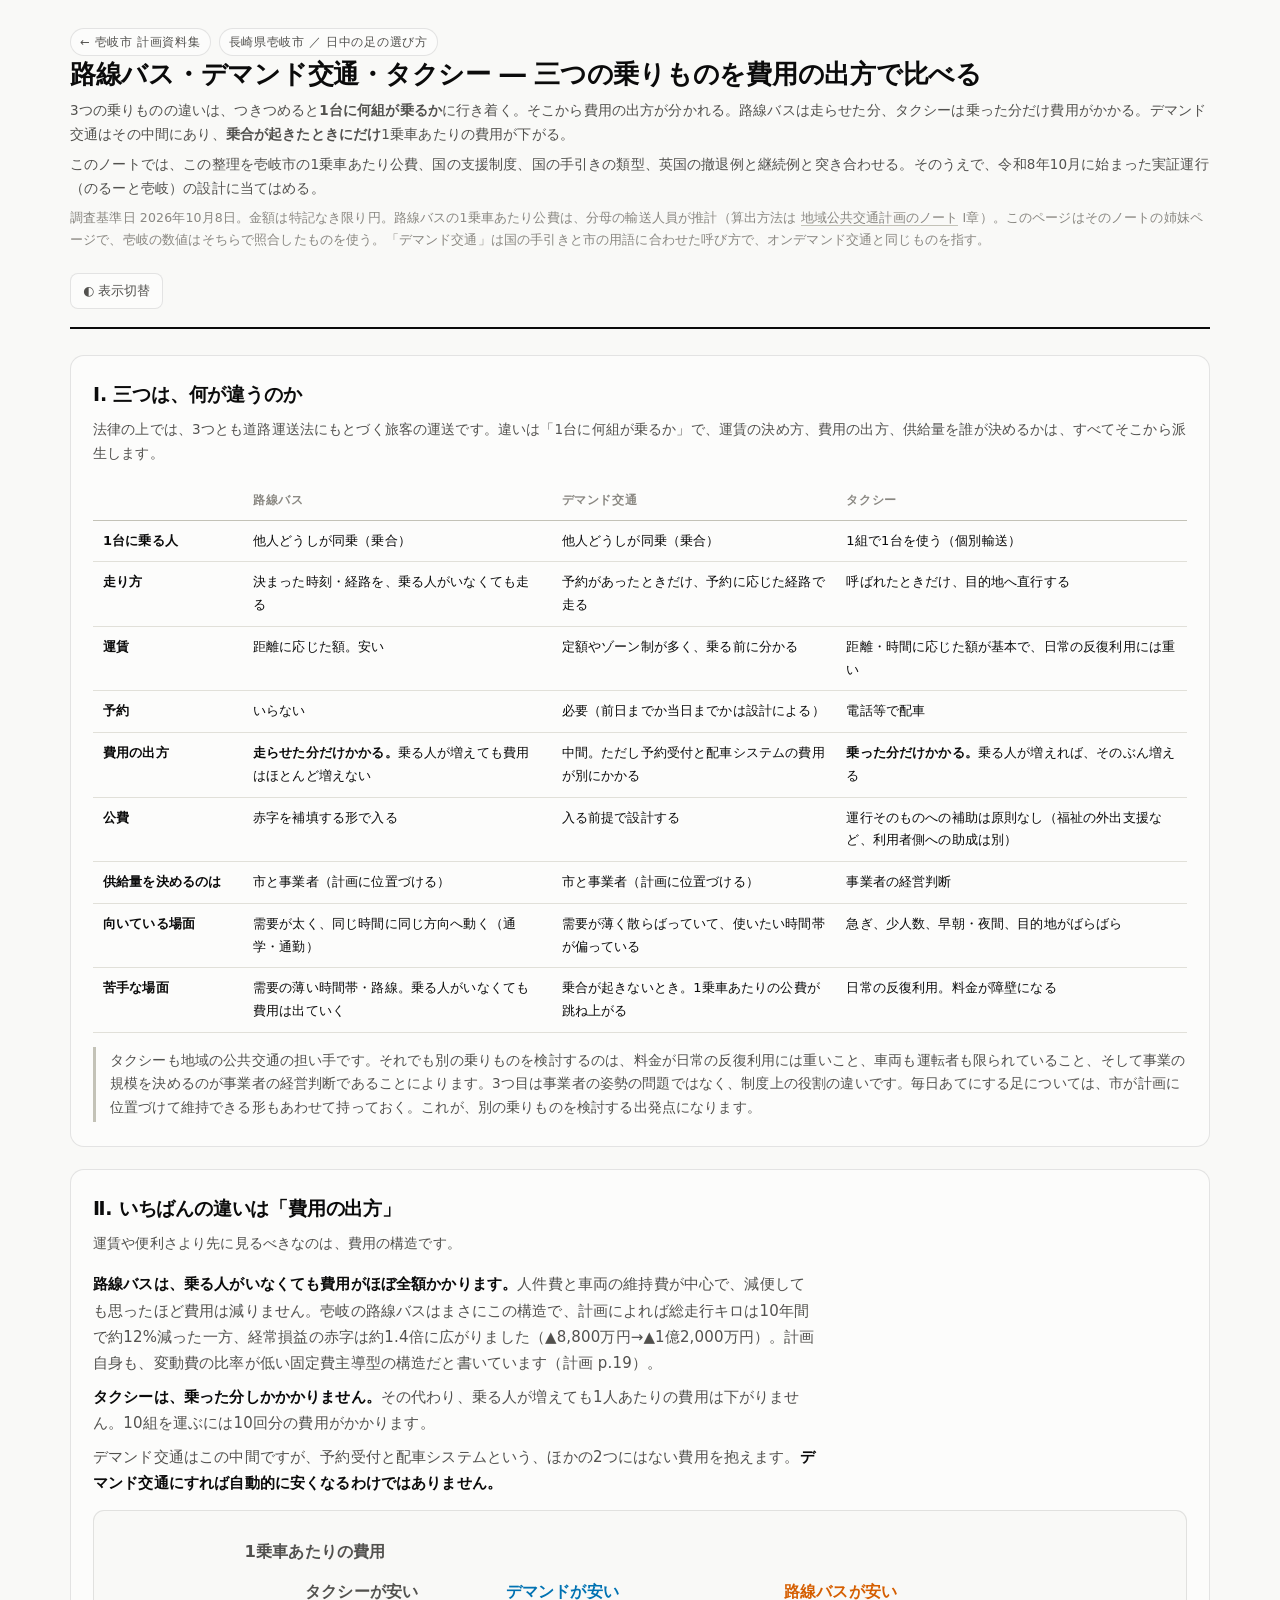
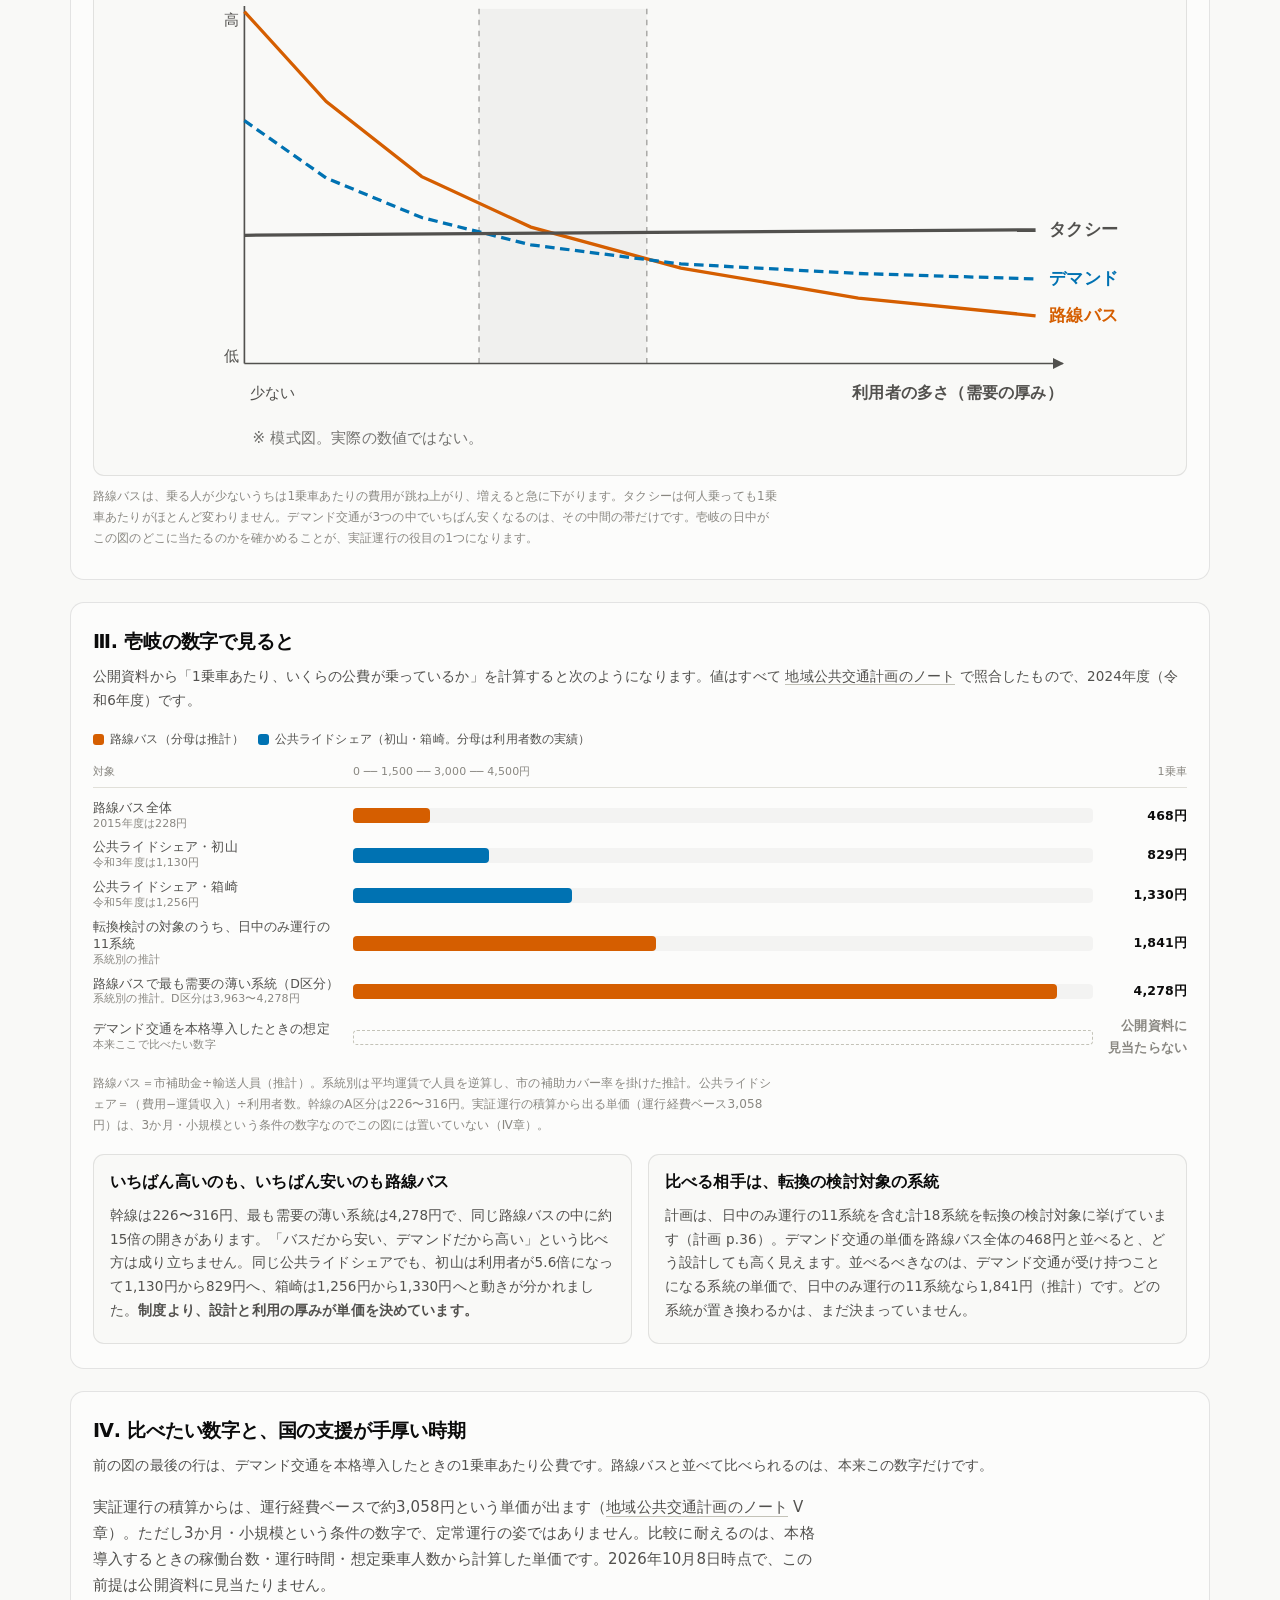
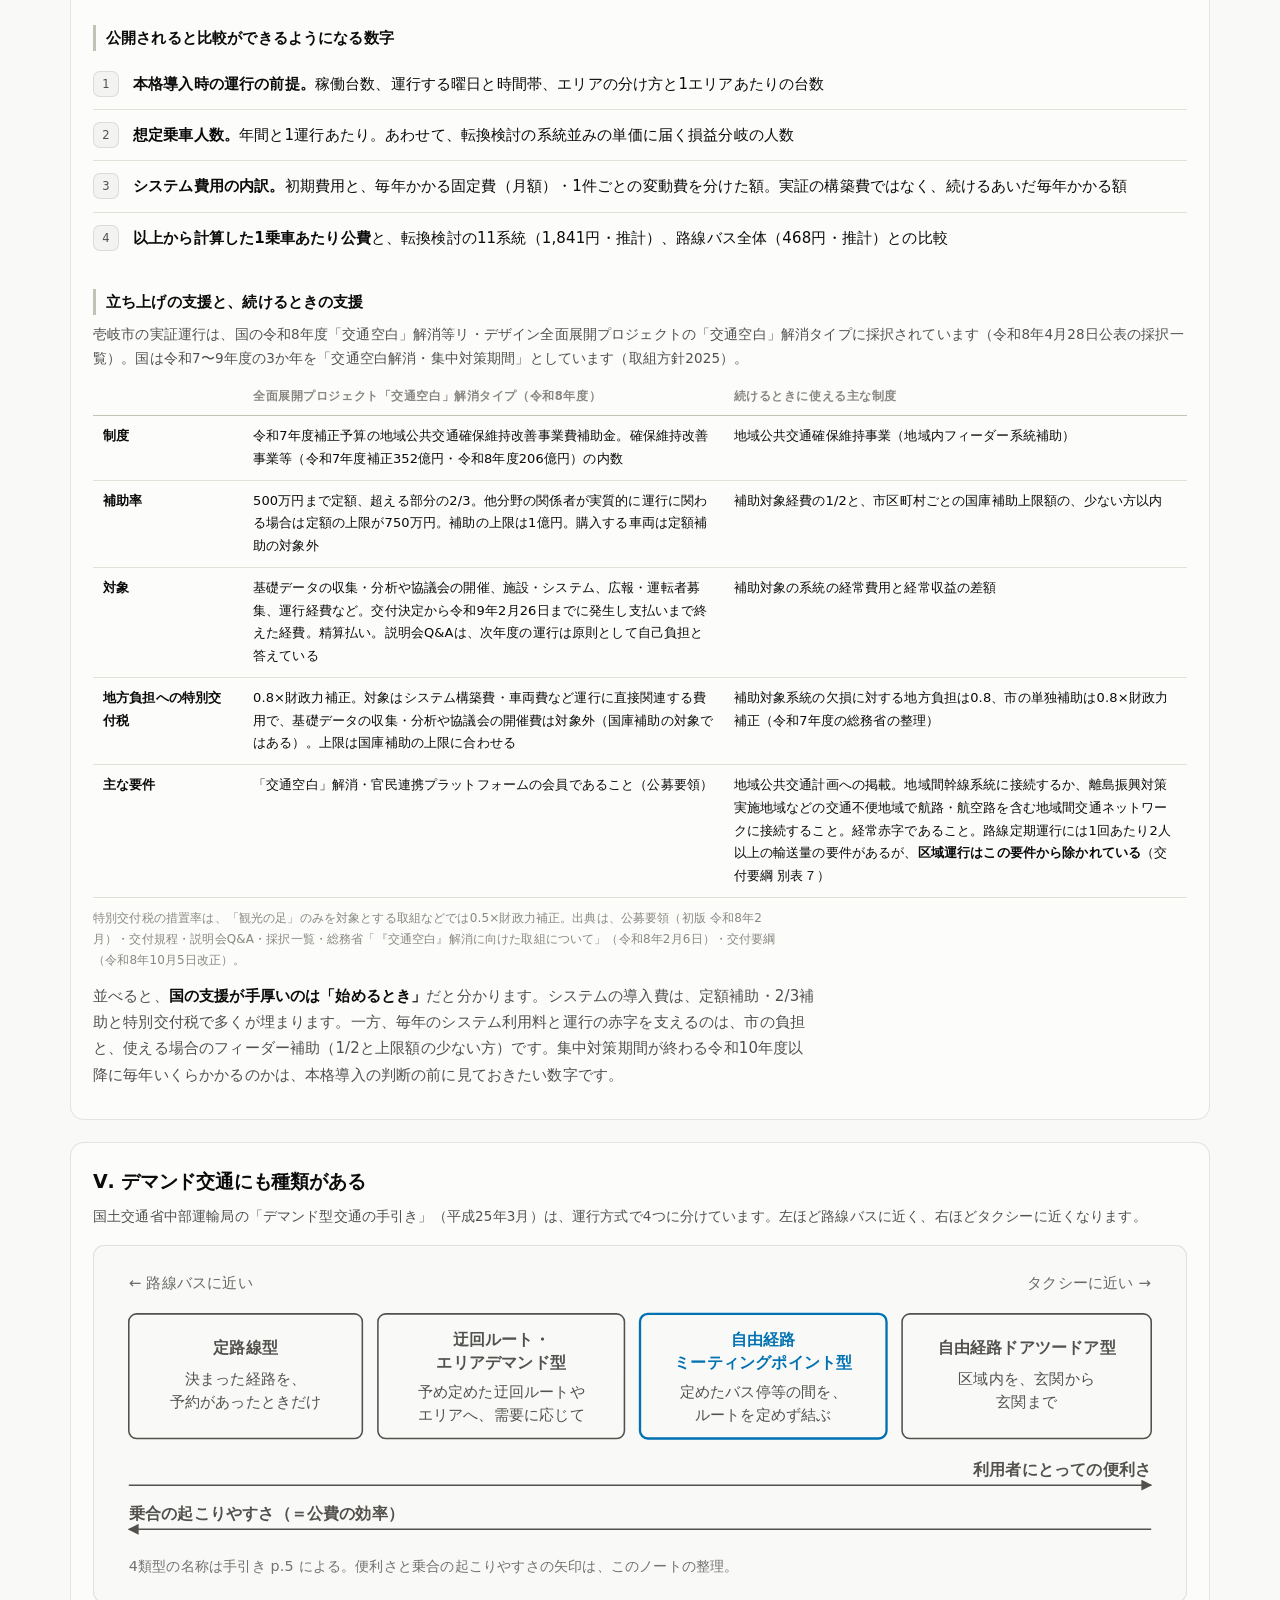
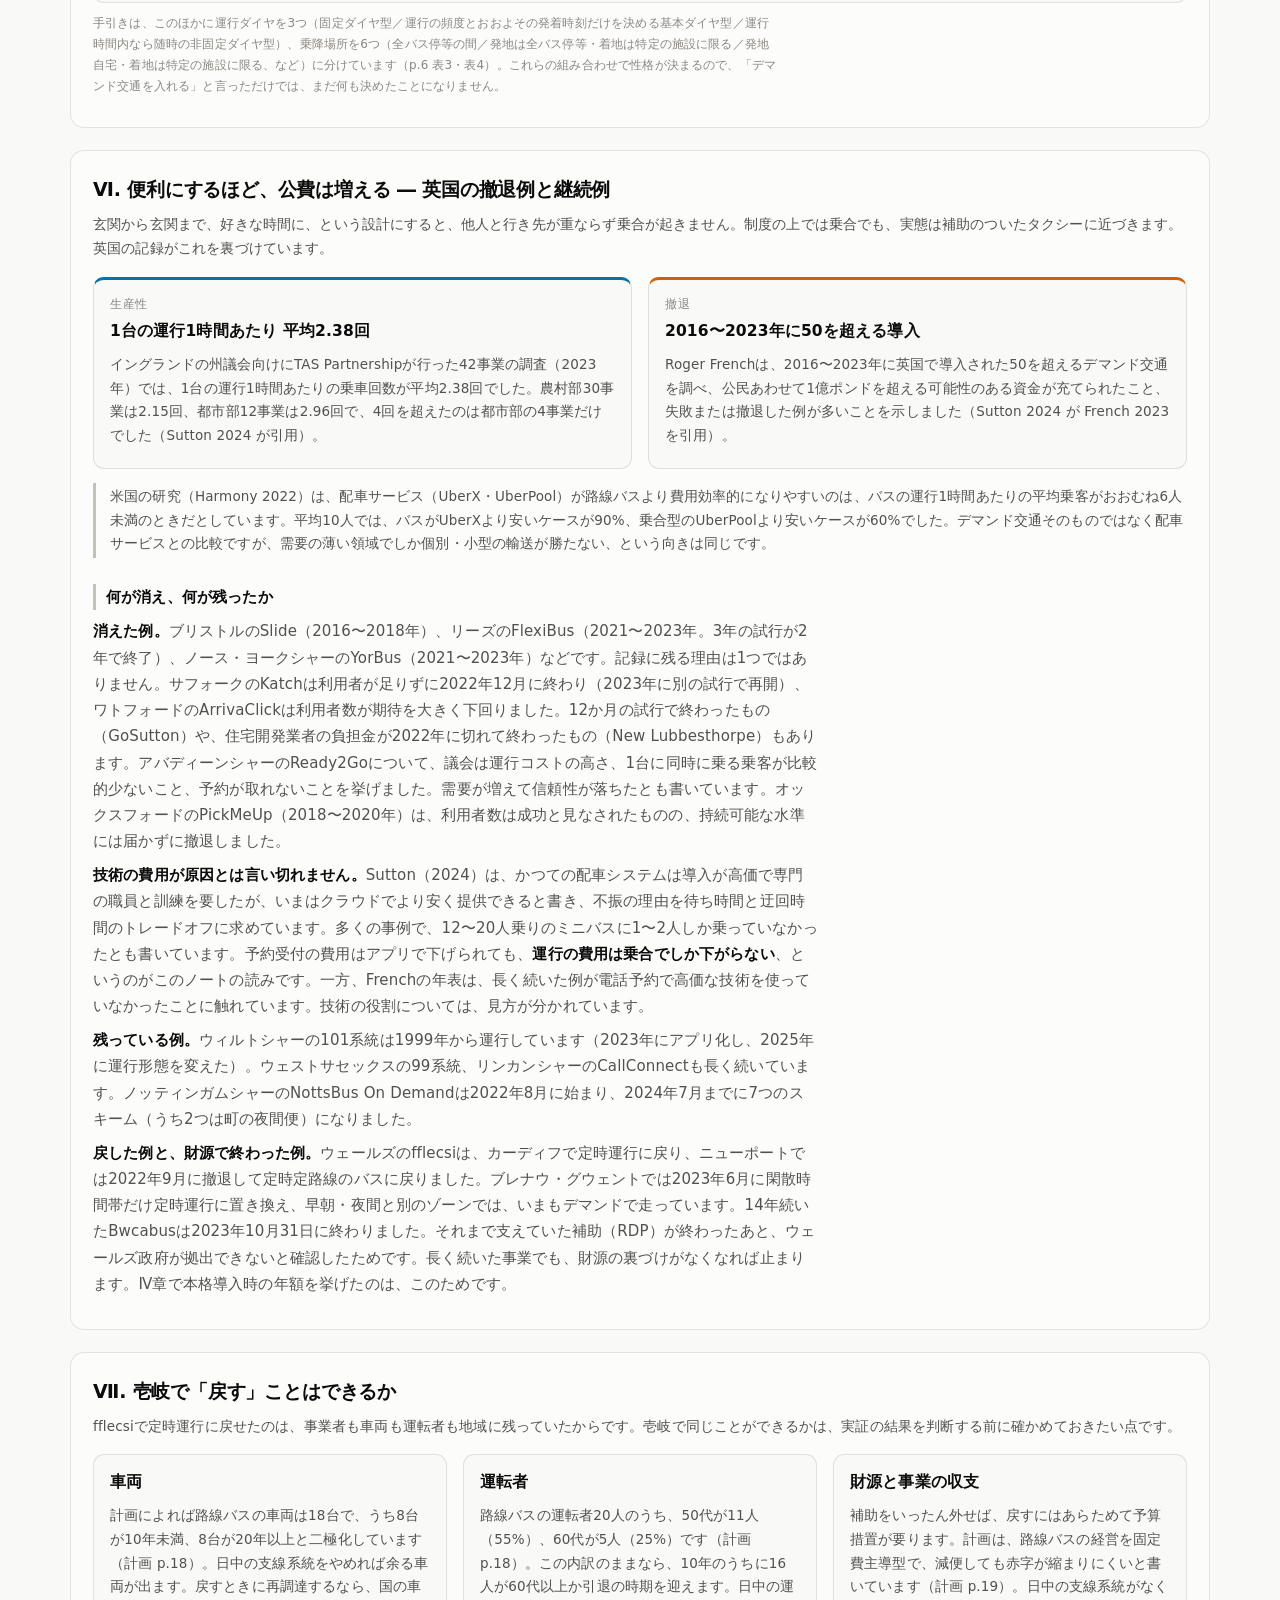
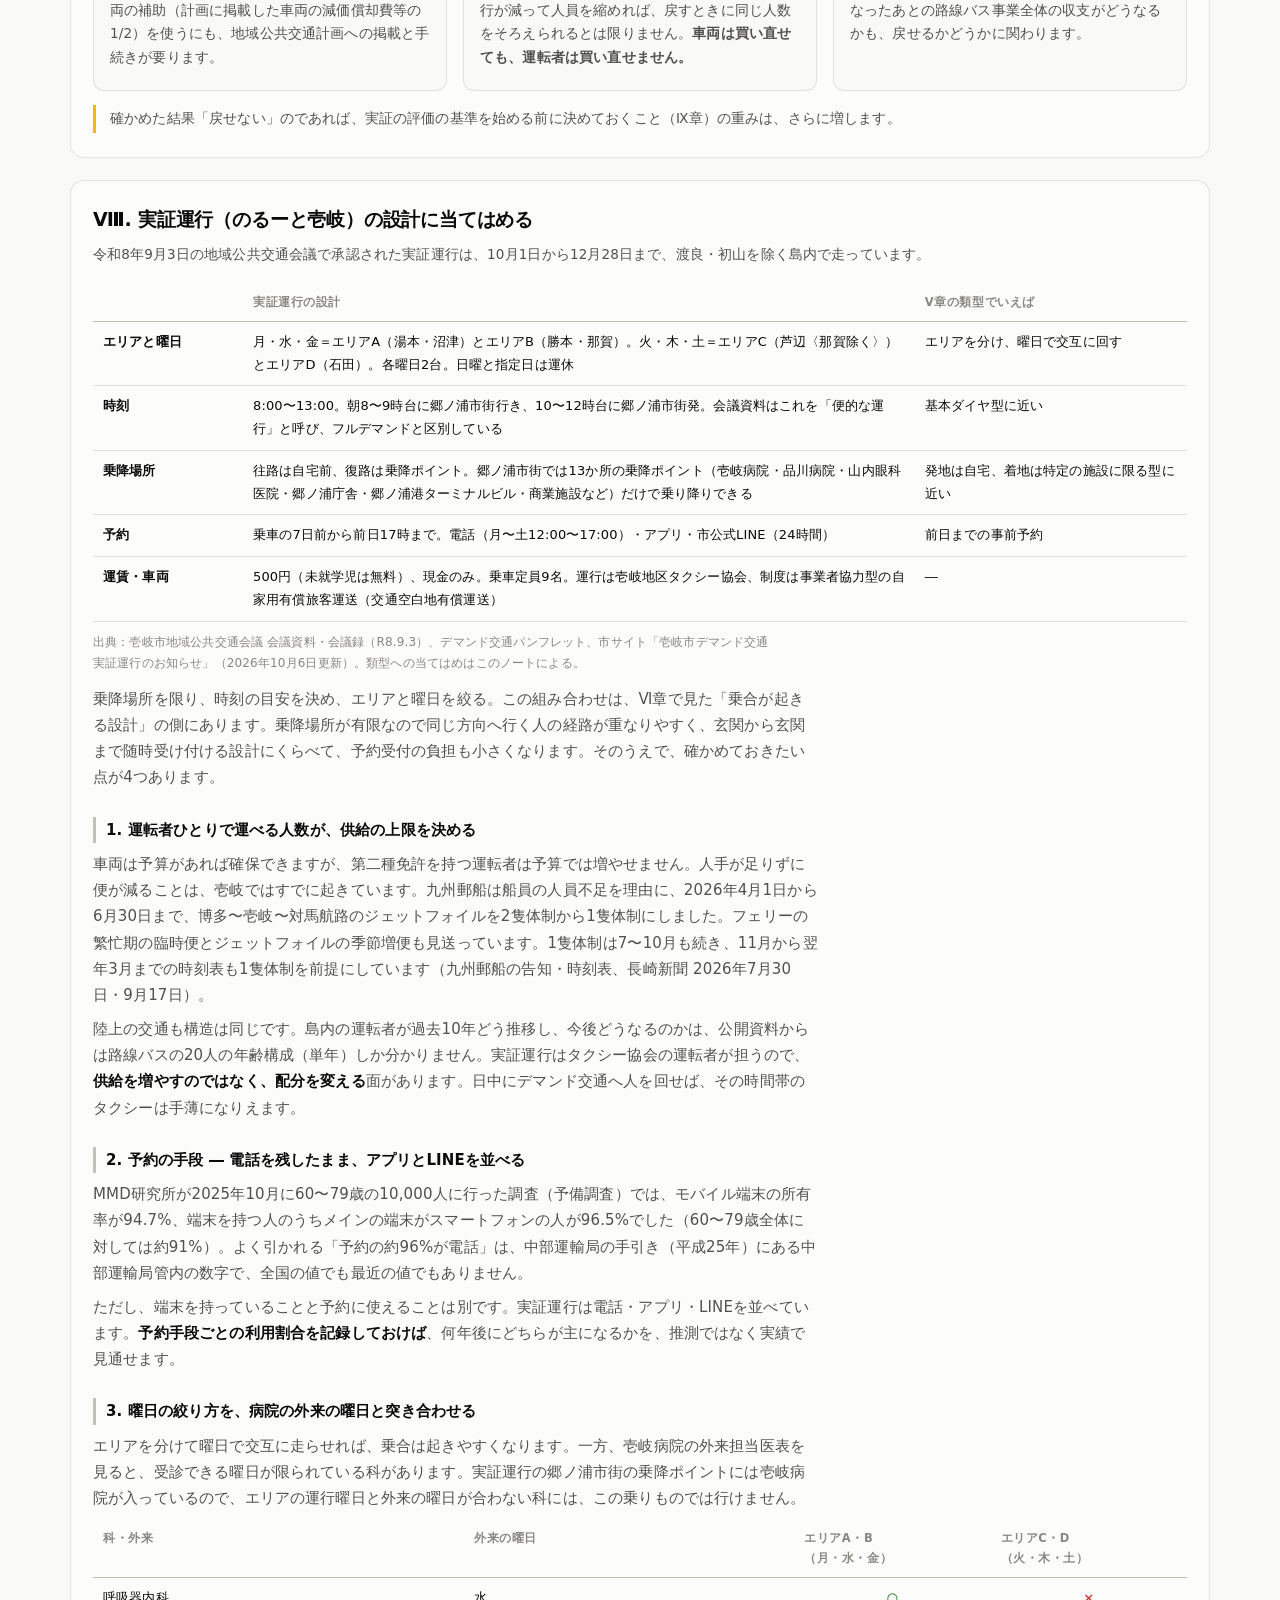
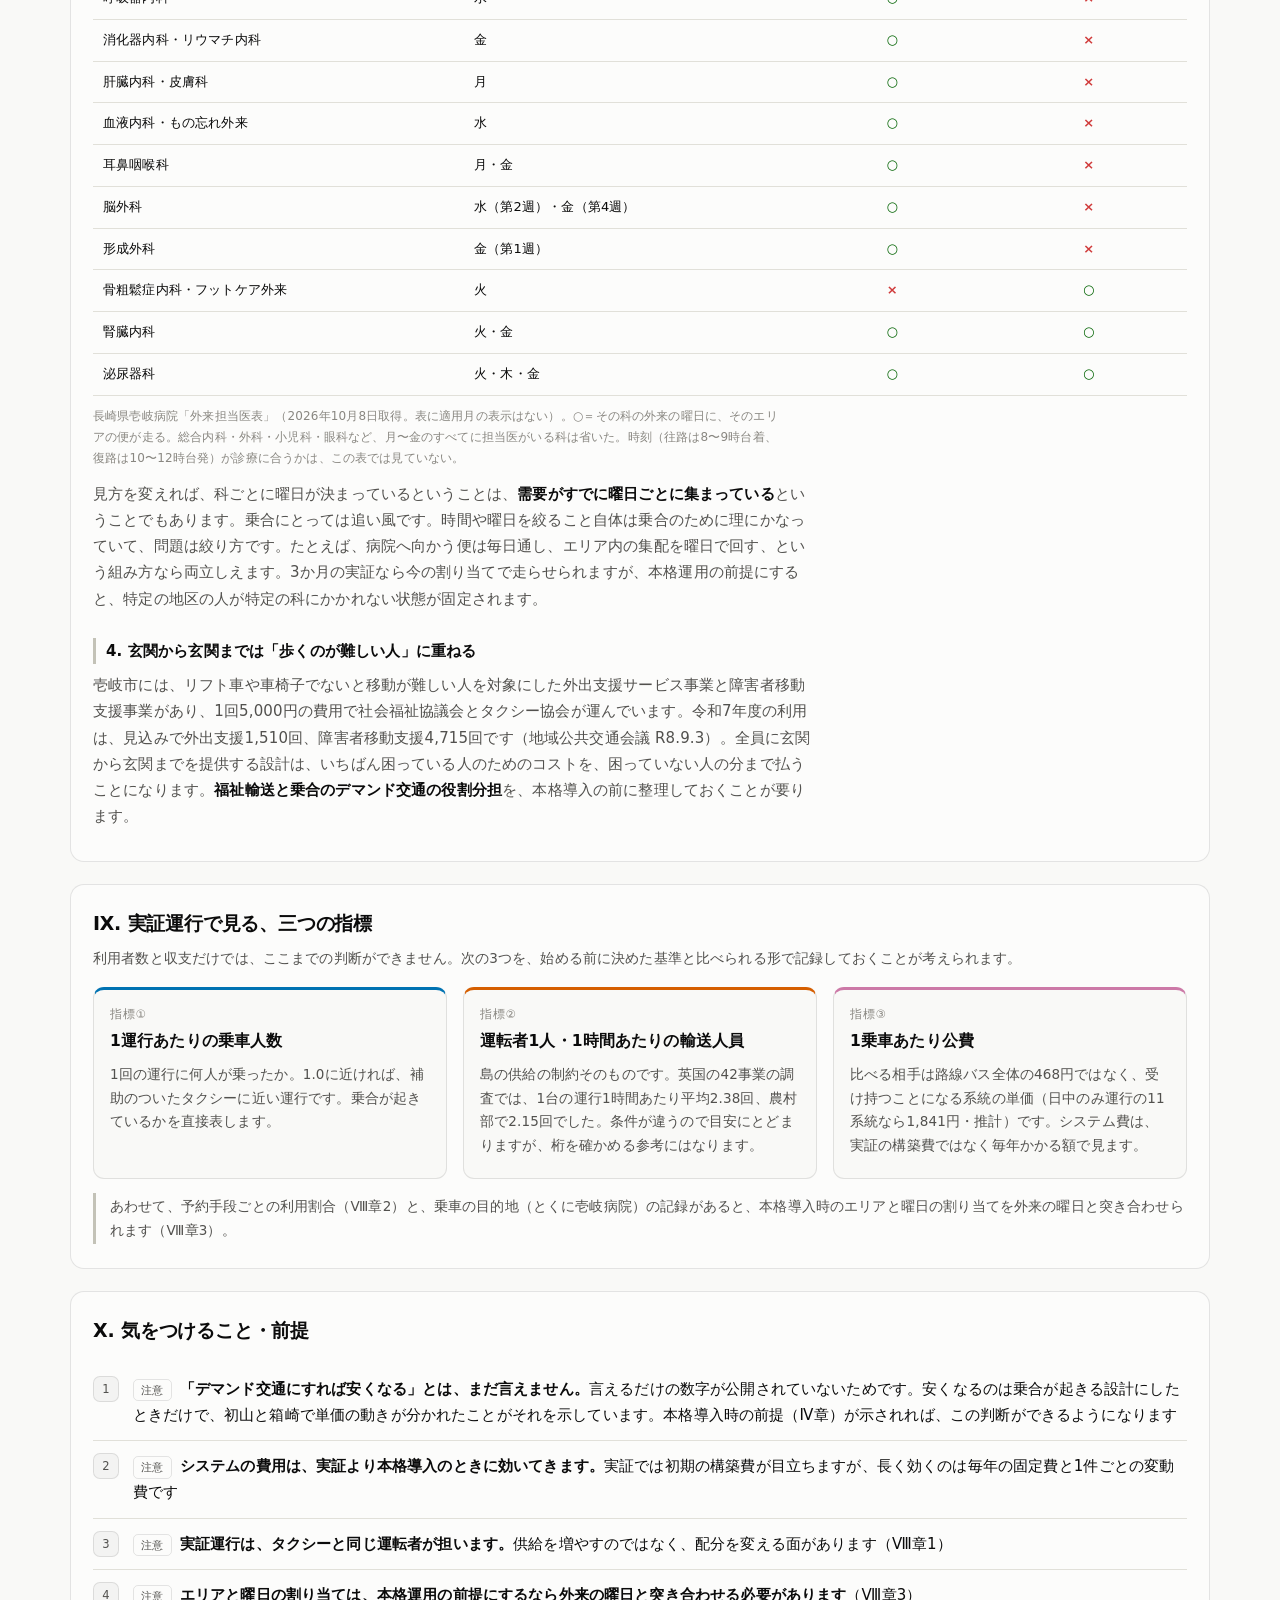
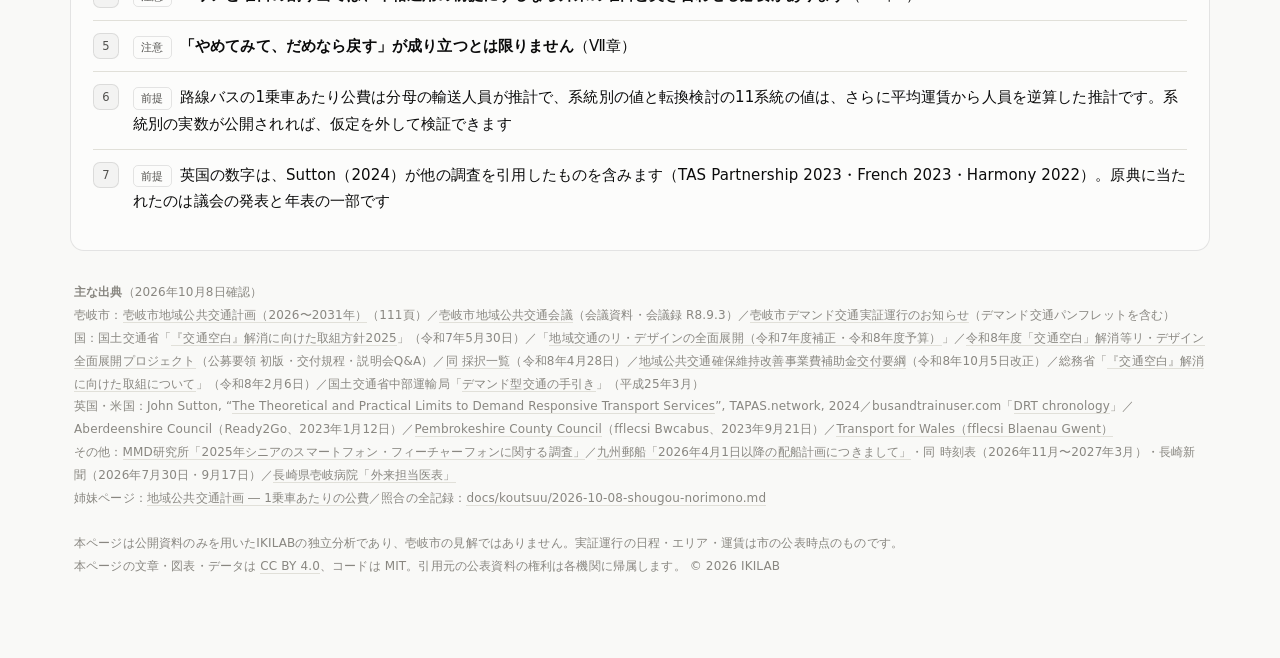
<file: plans/norimono-hikaku/index.html>
<!DOCTYPE html>
<html lang="ja">
<head>
<meta charset="utf-8">
<meta name="viewport" content="width=device-width, initial-scale=1">
<title>路線バス・デマンド交通・タクシー ― 三つの乗りものを費用の出方で比べる | 壱岐市 計画資料集</title>
<meta name="description" content="路線バス・デマンド交通・タクシーの違いを、1台に何組が乗るかと費用の出方で整理し、壱岐市の1乗車あたり公費、国の支援制度、国土交通省中部運輸局の手引きの類型、英国の撤退例と継続例、令和8年10月に始まった実証運行（のるーと壱岐）の設計と突き合わせる。実証運行で見る指標を3つ挙げる。">
<link rel="canonical" href="https://keikaku.ikilab.org/plans/norimono-hikaku/">
<meta property="og:type" content="article">
<meta property="og:site_name" content="壱岐市 計画資料集">
<meta property="og:title" content="路線バス・デマンド交通・タクシー ― 三つの乗りものを費用の出方で比べる">
<meta property="og:description" content="路線バスは走らせた分、タクシーは乗った分だけ費用がかかる。デマンド交通が安くなるのは乗合が起きたときだけ。壱岐の1乗車あたり公費、国の支援が手厚い時期、英国の撤退例、実証運行の曜日と病院の外来曜日を並べる。">
<meta property="og:url" content="https://keikaku.ikilab.org/plans/norimono-hikaku/">
<meta property="og:locale" content="ja_JP">
<meta property="og:image" content="https://keikaku.ikilab.org/assets/og-norimono-hikaku.png">
<meta property="og:image:width" content="1200">
<meta property="og:image:height" content="630">
<meta property="og:image:alt" content="壱岐市の1乗車あたり公費を、路線バス全体・公共ライドシェア2地区・転換検討の11系統・最も需要の薄い系統で横棒に並べた図">
<meta name="twitter:image" content="https://keikaku.ikilab.org/assets/og-norimono-hikaku.png">
<meta name="twitter:card" content="summary_large_image">
<link rel="stylesheet" href="../../assets/palette.css">
<style>
:root{
  color-scheme: light;
  --page:#f9f9f7; --surface:#fcfcfb;
  --ink:#0b0b0b; --ink2:#52514e; --muted:#898781;
  --grid:#e1e0d9; --axis:#c3c2b7; --ring:rgba(11,11,11,0.10);
  --wash:rgba(11,11,11,0.035);
  --warn:#fab219; --crit:#d03b3b; --good:#0ca30c; --goodtx:#006300;
}
:root[data-theme="dark"]{
  color-scheme: dark;
  --page:#0d0d0d; --surface:#1a1a19;
  --ink:#ffffff; --ink2:#c3c2b7; --muted:#898781;
  --grid:#2c2c2a; --axis:#383835; --ring:rgba(255,255,255,0.10);
  --wash:rgba(255,255,255,0.05);
  --goodtx:#0ca30c;
}
@media (prefers-color-scheme: dark){
  :root:not([data-theme="light"]){
    color-scheme: dark;
    --page:#0d0d0d; --surface:#1a1a19;
    --ink:#ffffff; --ink2:#c3c2b7; --muted:#898781;
    --grid:#2c2c2a; --axis:#383835; --ring:rgba(255,255,255,0.10);
    --wash:rgba(255,255,255,0.05);
    --goodtx:#0ca30c;
  }
}
*{box-sizing:border-box}
html,body{margin:0;padding:0}
body{background:var(--page);color:var(--ink);
  font-family:system-ui,-apple-system,"Hiragino Sans","Noto Sans JP","Yu Gothic UI",sans-serif;
  font-size:15px;line-height:1.75;letter-spacing:.01em}
.wrap{max-width:1180px;margin:0 auto;padding:28px 20px 80px}
h1{font-size:26px;line-height:1.4;margin:0 0 6px;letter-spacing:-.01em}
h2{font-size:19px;margin:0 0 4px;letter-spacing:-.01em}
h3{font-size:15px;margin:26px 0 8px;padding-left:10px;border-left:3px solid var(--axis)}
p{margin:.5em 0}
a{color:inherit;text-decoration:none;border-bottom:1px solid var(--axis)}
a:hover{border-bottom-color:currentColor}
.sub{color:var(--ink2);font-size:13.5px}
.mut{color:var(--muted);font-size:12.5px}
b{font-weight:650}
.prose{max-width:76ch}
.prose p{color:var(--ink2)}
.prose p b{color:var(--ink)}
header.top{display:flex;justify-content:space-between;align-items:flex-start;gap:16px;flex-wrap:wrap;
  padding-bottom:18px;border-bottom:2px solid var(--ink);margin-bottom:26px}
a.badge.home{text-decoration:none;margin-right:8px}
a.badge.home:hover{background:var(--wash);border-color:var(--axis)}
.badge{display:inline-block;font-size:11.5px;letter-spacing:.06em;padding:3px 9px;border:1px solid var(--ring);
  border-radius:999px;color:var(--ink2);background:var(--surface)}
button.tg{font:inherit;font-size:12.5px;padding:6px 12px;border:1px solid var(--ring);border-radius:8px;
  background:var(--surface);color:var(--ink2);cursor:pointer}
button.tg:hover{background:var(--wash)}
section{background:var(--surface);border:1px solid var(--ring);border-radius:14px;padding:22px 22px 24px;margin:0 0 22px}
section > .hd{margin-bottom:16px}

.two{display:grid;grid-template-columns:1fr 1fr;gap:16px}
.two.three{grid-template-columns:1fr 1fr 1fr}
@media (max-width:820px){.two,.two.three{grid-template-columns:1fr}}
.card{border:1px solid var(--ring);border-radius:11px;padding:14px 16px;background:var(--page)}
.card .tl{font-size:11.5px;letter-spacing:.06em;color:var(--muted);margin-bottom:4px}
.card h4{margin:0 0 8px;font-size:15.5px}
.card p{font-size:13.5px;color:var(--ink2)}
.card.k1{border-top:3px solid var(--c1)}
.card.k2{border-top:3px solid var(--c2)}
.card.k3{border-top:3px solid var(--c5)}

.tblwrap{overflow-x:auto;margin-top:6px}
table{border-collapse:collapse;width:100%;font-size:13px;min-width:720px}
th,td{text-align:left;vertical-align:top;padding:9px 10px;border-bottom:1px solid var(--grid)}
thead th{font-size:11.5px;letter-spacing:.05em;color:var(--muted);font-weight:600;border-bottom:1px solid var(--axis);white-space:nowrap}
tbody tr:hover{background:var(--wash)}
td.n,th.n{text-align:right;font-variant-numeric:tabular-nums;white-space:nowrap}
td.k{font-weight:600;width:150px}
td.c{text-align:center}
.no{color:var(--crit);font-weight:650}
.ok{color:var(--goodtx);font-weight:650}

/* 模式図・類型図 */
.fig{border:1px solid var(--ring);border-radius:11px;background:var(--page);padding:16px 14px;overflow-x:auto}
.fig svg{display:block;min-width:660px;width:100%;height:auto;color:var(--ink2)}
.fig svg .bus{stroke:var(--c2)} .fig svg text.bus{fill:var(--c2);stroke:none}
.fig svg .dem{stroke:var(--c1)} .fig svg text.dem{fill:var(--c1);stroke:none}
.fig svg .band{fill:var(--wash)}
.cap{font-size:12px;color:var(--muted);margin-top:10px;max-width:90ch}

/* 横棒 */
.ach{display:grid;grid-template-columns:250px 1fr 84px;gap:10px;align-items:center;font-size:12.5px;padding:4px 0}
.ach .lb{color:var(--ink2);line-height:1.35}
.ach .lb small{display:block;color:var(--muted);font-size:11px}
.ach .tr{position:relative;height:15px;background:var(--wash);border-radius:4px}
.ach .fl{position:absolute;left:0;top:0;bottom:0;border-radius:4px;background:var(--c2)}
.ach .fl.alt{background:var(--c1)}
.ach .tr.unk{background:none;border:1.5px dashed var(--axis)}
.ach .vv{text-align:right;font-variant-numeric:tabular-nums;font-weight:600}
.achhd{display:grid;grid-template-columns:250px 1fr 84px;gap:10px;font-size:11px;color:var(--muted);
  padding-bottom:6px;border-bottom:1px solid var(--grid);margin-bottom:8px}
.legend{display:flex;flex-wrap:wrap;gap:14px;margin:0 0 12px;font-size:12px;color:var(--ink2)}
.legend span{display:inline-flex;align-items:center;gap:6px}
.legend i{width:11px;height:11px;border-radius:3px;display:inline-block}
@media (max-width:700px){.ach,.achhd{grid-template-columns:130px 1fr 62px}}

ol.notes{margin:8px 0 0;padding-left:0;list-style:none;counter-reset:n}
ol.notes li{counter-increment:n;position:relative;padding:12px 0 12px 40px;border-bottom:1px solid var(--grid)}
ol.notes li:last-child{border-bottom:none}
ol.notes li::before{content:counter(n);position:absolute;left:0;top:12px;width:24px;height:24px;border-radius:7px;
  background:var(--wash);border:1px solid var(--ring);display:flex;align-items:center;justify-content:center;
  font-size:11.5px;color:var(--ink2)}
.tag{display:inline-block;font-size:10.5px;letter-spacing:.04em;padding:1px 7px;border-radius:5px;margin-right:8px;
  border:1px solid var(--ring);color:var(--ink2)}
.note{border-left:3px solid var(--axis);padding:2px 0 2px 14px;margin:14px 0 0;color:var(--ink2);font-size:13.5px}
.note.w{border-left-color:var(--warn)}
footer{color:var(--muted);font-size:12px;padding:8px 4px 0;line-height:1.9}
footer a{border-bottom-color:var(--grid)}
@media print{body{background:#fff}section{break-inside:avoid}button.tg{display:none}}
</style>
</head>
<body>
<div class="wrap">

<header class="top">
  <div>
    <a href="../../" class="badge home">← 壱岐市 計画資料集</a><span class="badge">長崎県壱岐市 ／ 日中の足の選び方</span>
    <h1>路線バス・デマンド交通・タクシー ― 三つの乗りものを費用の出方で比べる</h1>
    <p class="sub">3つの乗りものの違いは、つきつめると<b>1台に何組が乗るか</b>に行き着く。そこから費用の出方が分かれる。路線バスは走らせた分、タクシーは乗った分だけ費用がかかる。デマンド交通はその中間にあり、<b>乗合が起きたときにだけ</b>1乗車あたりの費用が下がる。</p>
    <p class="sub">このノートでは、この整理を壱岐市の1乗車あたり公費、国の支援制度、国の手引きの類型、英国の撤退例と継続例と突き合わせる。そのうえで、令和8年10月に始まった実証運行（のるーと壱岐）の設計に当てはめる。</p>
    <p class="mut">調査基準日 2026年10月8日。金額は特記なき限り円。路線バスの1乗車あたり公費は、分母の輸送人員が推計（算出方法は <a href="../koutsuu/">地域公共交通計画のノート</a> Ⅰ章）。このページはそのノートの姉妹ページで、壱岐の数値はそちらで照合したものを使う。「デマンド交通」は国の手引きと市の用語に合わせた呼び方で、オンデマンド交通と同じものを指す。</p>
  </div>
  <button class="tg" id="tg">◐ 表示切替</button>
</header>

<section>
  <div class="hd">
    <h2>Ⅰ. 三つは、何が違うのか</h2>
    <p class="sub">法律の上では、3つとも道路運送法にもとづく旅客の運送です。違いは「1台に何組が乗るか」で、運賃の決め方、費用の出方、供給量を誰が決めるかは、すべてそこから派生します。</p>
  </div>
  <div class="tblwrap"><table>
    <thead><tr><th></th><th style="min-width:220px">路線バス</th><th style="min-width:220px">デマンド交通</th><th style="min-width:220px">タクシー</th></tr></thead>
    <tbody>
      <tr><td class="k">1台に乗る人</td><td>他人どうしが同乗（乗合）</td><td>他人どうしが同乗（乗合）</td><td>1組で1台を使う（個別輸送）</td></tr>
      <tr><td class="k">走り方</td><td>決まった時刻・経路を、乗る人がいなくても走る</td><td>予約があったときだけ、予約に応じた経路で走る</td><td>呼ばれたときだけ、目的地へ直行する</td></tr>
      <tr><td class="k">運賃</td><td>距離に応じた額。安い</td><td>定額やゾーン制が多く、乗る前に分かる</td><td>距離・時間に応じた額が基本で、日常の反復利用には重い</td></tr>
      <tr><td class="k">予約</td><td>いらない</td><td>必要（前日までか当日までかは設計による）</td><td>電話等で配車</td></tr>
      <tr><td class="k">費用の出方</td><td><b>走らせた分だけかかる。</b>乗る人が増えても費用はほとんど増えない</td><td>中間。ただし予約受付と配車システムの費用が別にかかる</td><td><b>乗った分だけかかる。</b>乗る人が増えれば、そのぶん増える</td></tr>
      <tr><td class="k">公費</td><td>赤字を補填する形で入る</td><td>入る前提で設計する</td><td>運行そのものへの補助は原則なし（福祉の外出支援など、利用者側への助成は別）</td></tr>
      <tr><td class="k">供給量を決めるのは</td><td>市と事業者（計画に位置づける）</td><td>市と事業者（計画に位置づける）</td><td>事業者の経営判断</td></tr>
      <tr><td class="k">向いている場面</td><td>需要が太く、同じ時間に同じ方向へ動く（通学・通勤）</td><td>需要が薄く散らばっていて、使いたい時間帯が偏っている</td><td>急ぎ、少人数、早朝・夜間、目的地がばらばら</td></tr>
      <tr><td class="k">苦手な場面</td><td>需要の薄い時間帯・路線。乗る人がいなくても費用は出ていく</td><td>乗合が起きないとき。1乗車あたりの公費が跳ね上がる</td><td>日常の反復利用。料金が障壁になる</td></tr>
    </tbody>
  </table></div>
  <p class="note">タクシーも地域の公共交通の担い手です。それでも別の乗りものを検討するのは、料金が日常の反復利用には重いこと、車両も運転者も限られていること、そして事業の規模を決めるのが事業者の経営判断であることによります。3つ目は事業者の姿勢の問題ではなく、制度上の役割の違いです。毎日あてにする足については、市が計画に位置づけて維持できる形もあわせて持っておく。これが、別の乗りものを検討する出発点になります。</p>
</section>

<section>
  <div class="hd">
    <h2>Ⅱ. いちばんの違いは「費用の出方」</h2>
    <p class="sub">運賃や便利さより先に見るべきなのは、費用の構造です。</p>
  </div>
  <div class="prose">
    <p><b>路線バスは、乗る人がいなくても費用がほぼ全額かかります。</b>人件費と車両の維持費が中心で、減便しても思ったほど費用は減りません。壱岐の路線バスはまさにこの構造で、計画によれば総走行キロは10年間で約12%減った一方、経常損益の赤字は約1.4倍に広がりました（▲8,800万円→▲1億2,000万円）。計画自身も、変動費の比率が低い固定費主導型の構造だと書いています（計画 p.19）。</p>
    <p><b>タクシーは、乗った分しかかかりません。</b>その代わり、乗る人が増えても1人あたりの費用は下がりません。10組を運ぶには10回分の費用がかかります。</p>
    <p>デマンド交通はこの中間ですが、予約受付と配車システムという、ほかの2つにはない費用を抱えます。<b>デマンド交通にすれば自動的に安くなるわけではありません。</b></p>
  </div>
  <div class="fig" style="margin-top:14px">
    <svg viewBox="0 0 780 390" role="img" aria-label="利用者が少ないうちはタクシー、中くらいならデマンド交通、多ければ路線バスが、1乗車あたり最も安くなることを示す模式図">
      <defs><marker id="a1" viewBox="0 0 10 10" refX="9" refY="5" markerWidth="7" markerHeight="7" orient="auto-start-reverse"><path d="M0 0 L10 5 L0 10 z" fill="currentColor"/></marker></defs>
      <g font-family="system-ui,sans-serif" font-size="12" fill="currentColor">
        <rect class="band" x="272" y="60" width="123" height="260"/>
        <line x1="272" y1="60" x2="272" y2="320" stroke="currentColor" stroke-dasharray="4 4" opacity=".5"/>
        <line x1="395" y1="60" x2="395" y2="320" stroke="currentColor" stroke-dasharray="4 4" opacity=".5"/>
        <text x="186" y="51" text-anchor="middle" font-size="11.5" font-weight="700">タクシーが安い</text>
        <text x="333" y="51" text-anchor="middle" font-size="11.5" font-weight="700" class="dem">デマンドが安い</text>
        <text x="537" y="51" text-anchor="middle" font-size="11.5" font-weight="700" class="bus">路線バスが安い</text>
        <line x1="100" y1="58" x2="100" y2="320" stroke="currentColor" stroke-width="1.2"/>
        <line x1="100" y1="320" x2="700" y2="320" stroke="currentColor" stroke-width="1.2" marker-end="url(#a1)"/>
        <text x="96" y="72" text-anchor="end" font-size="11">高</text>
        <text x="96" y="318" text-anchor="end" font-size="11">低</text>
        <text x="100" y="22" font-size="12" font-weight="700">1乗車あたりの費用</text>
        <text x="700" y="345" text-anchor="end" font-size="12" font-weight="700">利用者の多さ（需要の厚み）</text>
        <text x="104" y="345" font-size="11">少ない</text>
        <polyline class="bus" points="100,62 160,128 230,183 310,220 420,250 550,272 680,285" fill="none" stroke-width="2.4"/>
        <polyline class="dem" points="100,142 160,184 230,213 310,233 420,247 550,254 680,258" fill="none" stroke-width="2.4" stroke-dasharray="7 4"/>
        <polyline points="100,226 680,222" fill="none" stroke="currentColor" stroke-width="2.4"/>
        <text x="690" y="289" class="bus" font-size="12.5" font-weight="700">路線バス</text>
        <text x="690" y="262" class="dem" font-size="12.5" font-weight="700">デマンド</text>
        <text x="690" y="226" font-size="12.5" font-weight="700">タクシー</text>
        <text x="106" y="378" font-size="11" opacity=".8">※ 模式図。実際の数値ではない。</text>
      </g>
    </svg>
  </div>
  <p class="cap">路線バスは、乗る人が少ないうちは1乗車あたりの費用が跳ね上がり、増えると急に下がります。タクシーは何人乗っても1乗車あたりがほとんど変わりません。デマンド交通が3つの中でいちばん安くなるのは、その中間の帯だけです。壱岐の日中がこの図のどこに当たるのかを確かめることが、実証運行の役目の1つになります。</p>
</section>

<section>
  <div class="hd">
    <h2>Ⅲ. 壱岐の数字で見ると</h2>
    <p class="sub">公開資料から「1乗車あたり、いくらの公費が乗っているか」を計算すると次のようになります。値はすべて <a href="../koutsuu/">地域公共交通計画のノート</a> で照合したもので、2024年度（令和6年度）です。</p>
  </div>
  <div class="legend"><span><i style="background:var(--c2)"></i>路線バス（分母は推計）</span><span><i style="background:var(--c1)"></i>公共ライドシェア（初山・箱崎。分母は利用者数の実績）</span></div>
  <div class="achhd"><div>対象</div><div>0 ── 1,500 ── 3,000 ── 4,500円</div><div style="text-align:right">1乗車</div></div>
  <div class="ach"><div class="lb">路線バス全体<small>2015年度は228円</small></div><div class="tr"><div class="fl" style="width:10.4%"></div></div><div class="vv">468円</div></div>
  <div class="ach"><div class="lb">公共ライドシェア・初山<small>令和3年度は1,130円</small></div><div class="tr"><div class="fl alt" style="width:18.4%"></div></div><div class="vv">829円</div></div>
  <div class="ach"><div class="lb">公共ライドシェア・箱崎<small>令和5年度は1,256円</small></div><div class="tr"><div class="fl alt" style="width:29.6%"></div></div><div class="vv">1,330円</div></div>
  <div class="ach"><div class="lb">転換検討の対象のうち、日中のみ運行の11系統<small>系統別の推計</small></div><div class="tr"><div class="fl" style="width:40.9%"></div></div><div class="vv">1,841円</div></div>
  <div class="ach"><div class="lb">路線バスで最も需要の薄い系統（D区分）<small>系統別の推計。D区分は3,963〜4,278円</small></div><div class="tr"><div class="fl" style="width:95.1%"></div></div><div class="vv">4,278円</div></div>
  <div class="ach"><div class="lb">デマンド交通を本格導入したときの想定<small>本来ここで比べたい数字</small></div><div class="tr unk"></div><div class="vv mut">公開資料に<br>見当たらない</div></div>
  <p class="cap">路線バス＝市補助金÷輸送人員（推計）。系統別は平均運賃で人員を逆算し、市の補助カバー率を掛けた推計。公共ライドシェア＝（費用−運賃収入）÷利用者数。幹線のA区分は226〜316円。実証運行の積算から出る単価（運行経費ベース3,058円）は、3か月・小規模という条件の数字なのでこの図には置いていない（Ⅳ章）。</p>

  <div class="two" style="margin-top:18px">
    <div class="card">
      <h4>いちばん高いのも、いちばん安いのも路線バス</h4>
      <p>幹線は226〜316円、最も需要の薄い系統は4,278円で、同じ路線バスの中に約15倍の開きがあります。「バスだから安い、デマンドだから高い」という比べ方は成り立ちません。同じ公共ライドシェアでも、初山は利用者が5.6倍になって1,130円から829円へ、箱崎は1,256円から1,330円へと動きが分かれました。<b>制度より、設計と利用の厚みが単価を決めています。</b></p>
    </div>
    <div class="card">
      <h4>比べる相手は、転換の検討対象の系統</h4>
      <p>計画は、日中のみ運行の11系統を含む計18系統を転換の検討対象に挙げています（計画 p.36）。デマンド交通の単価を路線バス全体の468円と並べると、どう設計しても高く見えます。並べるべきなのは、デマンド交通が受け持つことになる系統の単価で、日中のみ運行の11系統なら1,841円（推計）です。どの系統が置き換わるかは、まだ決まっていません。</p>
    </div>
  </div>
</section>

<section>
  <div class="hd">
    <h2>Ⅳ. 比べたい数字と、国の支援が手厚い時期</h2>
    <p class="sub">前の図の最後の行は、デマンド交通を本格導入したときの1乗車あたり公費です。路線バスと並べて比べられるのは、本来この数字だけです。</p>
  </div>
  <div class="prose">
    <p>実証運行の積算からは、運行経費ベースで約3,058円という単価が出ます（<a href="../koutsuu/">地域公共交通計画のノート</a> Ⅴ章）。ただし3か月・小規模という条件の数字で、定常運行の姿ではありません。比較に耐えるのは、本格導入するときの稼働台数・運行時間・想定乗車人数から計算した単価です。2026年10月8日時点で、この前提は公開資料に見当たりません。</p>
  </div>
  <h3>公開されると比較ができるようになる数字</h3>
  <ol class="notes">
    <li><b>本格導入時の運行の前提。</b>稼働台数、運行する曜日と時間帯、エリアの分け方と1エリアあたりの台数</li>
    <li><b>想定乗車人数。</b>年間と1運行あたり。あわせて、転換検討の系統並みの単価に届く損益分岐の人数</li>
    <li><b>システム費用の内訳。</b>初期費用と、毎年かかる固定費（月額）・1件ごとの変動費を分けた額。実証の構築費ではなく、続けるあいだ毎年かかる額</li>
    <li><b>以上から計算した1乗車あたり公費</b>と、転換検討の11系統（1,841円・推計）、路線バス全体（468円・推計）との比較</li>
  </ol>

  <h3>立ち上げの支援と、続けるときの支援</h3>
  <p class="sub">壱岐市の実証運行は、国の令和8年度「交通空白」解消等リ・デザイン全面展開プロジェクトの「交通空白」解消タイプに採択されています（令和8年4月28日公表の採択一覧）。国は令和7〜9年度の3か年を「交通空白解消・集中対策期間」としています（取組方針2025）。</p>
  <div class="tblwrap"><table>
    <thead><tr><th></th><th style="min-width:330px">全面展開プロジェクト「交通空白」解消タイプ（令和8年度）</th><th style="min-width:300px">続けるときに使える主な制度</th></tr></thead>
    <tbody>
      <tr><td class="k">制度</td><td>令和7年度補正予算の地域公共交通確保維持改善事業費補助金。確保維持改善事業等（令和7年度補正352億円・令和8年度206億円）の内数</td><td>地域公共交通確保維持事業（地域内フィーダー系統補助）</td></tr>
      <tr><td class="k">補助率</td><td>500万円まで定額、超える部分の2/3。他分野の関係者が実質的に運行に関わる場合は定額の上限が750万円。補助の上限は1億円。購入する車両は定額補助の対象外</td><td>補助対象経費の1/2と、市区町村ごとの国庫補助上限額の、少ない方以内</td></tr>
      <tr><td class="k">対象</td><td>基礎データの収集・分析や協議会の開催、施設・システム、広報・運転者募集、運行経費など。交付決定から令和9年2月26日までに発生し支払いまで終えた経費。精算払い。説明会Q&Aは、次年度の運行は原則として自己負担と答えている</td><td>補助対象の系統の経常費用と経常収益の差額</td></tr>
      <tr><td class="k">地方負担への特別交付税</td><td>0.8×財政力補正。対象はシステム構築費・車両費など運行に直接関連する費用で、基礎データの収集・分析や協議会の開催費は対象外（国庫補助の対象ではある）。上限は国庫補助の上限に合わせる</td><td>補助対象系統の欠損に対する地方負担は0.8、市の単独補助は0.8×財政力補正（令和7年度の総務省の整理）</td></tr>
      <tr><td class="k">主な要件</td><td>「交通空白」解消・官民連携プラットフォームの会員であること（公募要領）</td><td>地域公共交通計画への掲載。地域間幹線系統に接続するか、離島振興対策実施地域などの交通不便地域で航路・航空路を含む地域間交通ネットワークに接続すること。経常赤字であること。路線定期運行には1回あたり2人以上の輸送量の要件があるが、<b>区域運行はこの要件から除かれている</b>（交付要綱 別表７）</td></tr>
    </tbody>
  </table></div>
  <p class="cap">特別交付税の措置率は、「観光の足」のみを対象とする取組などでは0.5×財政力補正。出典は、公募要領（初版 令和8年2月）・交付規程・説明会Q&A・採択一覧・総務省「『交通空白』解消に向けた取組について」（令和8年2月6日）・交付要綱（令和8年10月5日改正）。</p>
  <div class="prose" style="margin-top:12px">
    <p>並べると、<b>国の支援が手厚いのは「始めるとき」</b>だと分かります。システムの導入費は、定額補助・2/3補助と特別交付税で多くが埋まります。一方、毎年のシステム利用料と運行の赤字を支えるのは、市の負担と、使える場合のフィーダー補助（1/2と上限額の少ない方）です。集中対策期間が終わる令和10年度以降に毎年いくらかかるのかは、本格導入の判断の前に見ておきたい数字です。</p>
  </div>
</section>

<section>
  <div class="hd">
    <h2>Ⅴ. デマンド交通にも種類がある</h2>
    <p class="sub">国土交通省中部運輸局の「デマンド型交通の手引き」（平成25年3月）は、運行方式で4つに分けています。左ほど路線バスに近く、右ほどタクシーに近くなります。</p>
  </div>
  <div class="fig">
    <svg viewBox="0 0 820 250" role="img" aria-label="デマンド型交通の4つの運行方式を、路線バスに近いものからタクシーに近いものへ並べ、利用者にとっての便利さと乗合の起こりやすさが逆向きにはたらくことを示す図">
      <defs><marker id="a2" viewBox="0 0 10 10" refX="9" refY="5" markerWidth="7" markerHeight="7" orient="auto-start-reverse"><path d="M0 0 L10 5 L0 10 z" fill="currentColor"/></marker></defs>
      <g font-family="system-ui,sans-serif" font-size="12" fill="currentColor">
        <text x="16" y="20" font-size="11.5" opacity=".85">← 路線バスに近い</text>
        <text x="804" y="20" text-anchor="end" font-size="11.5" opacity=".85">タクシーに近い →</text>
        <rect x="16" y="40" width="180" height="96" rx="6" fill="none" stroke="currentColor" stroke-width="1.2"/>
        <text x="106" y="70" text-anchor="middle" font-weight="700">定路線型</text>
        <text x="106" y="94" text-anchor="middle" font-size="11.5">決まった経路を、</text>
        <text x="106" y="112" text-anchor="middle" font-size="11.5">予約があったときだけ</text>
        <rect x="208" y="40" width="190" height="96" rx="6" fill="none" stroke="currentColor" stroke-width="1.2"/>
        <text x="303" y="64" text-anchor="middle" font-weight="700">迂回ルート・</text>
        <text x="303" y="82" text-anchor="middle" font-weight="700">エリアデマンド型</text>
        <text x="303" y="104" text-anchor="middle" font-size="11.5">予め定めた迂回ルートや</text>
        <text x="303" y="122" text-anchor="middle" font-size="11.5">エリアへ、需要に応じて</text>
        <rect x="410" y="40" width="190" height="96" rx="6" fill="none" class="dem" stroke-width="1.8"/>
        <text x="505" y="64" text-anchor="middle" font-weight="700" class="dem">自由経路</text>
        <text x="505" y="82" text-anchor="middle" font-weight="700" class="dem">ミーティングポイント型</text>
        <text x="505" y="104" text-anchor="middle" font-size="11.5">定めたバス停等の間を、</text>
        <text x="505" y="122" text-anchor="middle" font-size="11.5">ルートを定めず結ぶ</text>
        <rect x="612" y="40" width="192" height="96" rx="6" fill="none" stroke="currentColor" stroke-width="1.2"/>
        <text x="708" y="70" text-anchor="middle" font-weight="700">自由経路ドアツードア型</text>
        <text x="708" y="94" text-anchor="middle" font-size="11.5">区域内を、玄関から</text>
        <text x="708" y="112" text-anchor="middle" font-size="11.5">玄関まで</text>
        <line x1="16" y1="172" x2="804" y2="172" stroke="currentColor" stroke-width="1.2" marker-end="url(#a2)"/>
        <text x="804" y="164" text-anchor="end" font-weight="700">利用者にとっての便利さ</text>
        <line x1="804" y1="206" x2="16" y2="206" stroke="currentColor" stroke-width="1.2" marker-end="url(#a2)"/>
        <text x="16" y="198" font-weight="700">乗合の起こりやすさ（＝公費の効率）</text>
        <text x="16" y="238" font-size="11" opacity=".8">4類型の名称は手引き p.5 による。便利さと乗合の起こりやすさの矢印は、このノートの整理。</text>
      </g>
    </svg>
  </div>
  <p class="cap">手引きは、このほかに運行ダイヤを3つ（固定ダイヤ型／運行の頻度とおおよその発着時刻だけを決める基本ダイヤ型／運行時間内なら随時の非固定ダイヤ型）、乗降場所を6つ（全バス停等の間／発地は全バス停等・着地は特定の施設に限る／発地自宅・着地は特定の施設に限る、など）に分けています（p.6 表3・表4）。これらの組み合わせで性格が決まるので、「デマンド交通を入れる」と言っただけでは、まだ何も決めたことになりません。</p>
</section>

<section>
  <div class="hd">
    <h2>Ⅵ. 便利にするほど、公費は増える ― 英国の撤退例と継続例</h2>
    <p class="sub">玄関から玄関まで、好きな時間に、という設計にすると、他人と行き先が重ならず乗合が起きません。制度の上では乗合でも、実態は補助のついたタクシーに近づきます。英国の記録がこれを裏づけています。</p>
  </div>
  <div class="two">
    <div class="card k1">
      <div class="tl">生産性</div>
      <h4>1台の運行1時間あたり 平均2.38回</h4>
      <p>イングランドの州議会向けにTAS Partnershipが行った42事業の調査（2023年）では、1台の運行1時間あたりの乗車回数が平均2.38回でした。農村部30事業は2.15回、都市部12事業は2.96回で、4回を超えたのは都市部の4事業だけでした（Sutton 2024 が引用）。</p>
    </div>
    <div class="card k2">
      <div class="tl">撤退</div>
      <h4>2016〜2023年に50を超える導入</h4>
      <p>Roger Frenchは、2016〜2023年に英国で導入された50を超えるデマンド交通を調べ、公民あわせて1億ポンドを超える可能性のある資金が充てられたこと、失敗または撤退した例が多いことを示しました（Sutton 2024 が French 2023 を引用）。</p>
    </div>
  </div>
  <p class="note">米国の研究（Harmony 2022）は、配車サービス（UberX・UberPool）が路線バスより費用効率的になりやすいのは、バスの運行1時間あたりの平均乗客がおおむね6人未満のときだとしています。平均10人では、バスがUberXより安いケースが90%、乗合型のUberPoolより安いケースが60%でした。デマンド交通そのものではなく配車サービスとの比較ですが、需要の薄い領域でしか個別・小型の輸送が勝たない、という向きは同じです。</p>

  <h3>何が消え、何が残ったか</h3>
  <div class="prose">
    <p><b>消えた例。</b>ブリストルのSlide（2016〜2018年）、リーズのFlexiBus（2021〜2023年。3年の試行が2年で終了）、ノース・ヨークシャーのYorBus（2021〜2023年）などです。記録に残る理由は1つではありません。サフォークのKatchは利用者が足りずに2022年12月に終わり（2023年に別の試行で再開）、ワトフォードのArrivaClickは利用者数が期待を大きく下回りました。12か月の試行で終わったもの（GoSutton）や、住宅開発業者の負担金が2022年に切れて終わったもの（New Lubbesthorpe）もあります。アバディーンシャーのReady2Goについて、議会は運行コストの高さ、1台に同時に乗る乗客が比較的少ないこと、予約が取れないことを挙げました。需要が増えて信頼性が落ちたとも書いています。オックスフォードのPickMeUp（2018〜2020年）は、利用者数は成功と見なされたものの、持続可能な水準には届かずに撤退しました。</p>
    <p><b>技術の費用が原因とは言い切れません。</b>Sutton（2024）は、かつての配車システムは導入が高価で専門の職員と訓練を要したが、いまはクラウドでより安く提供できると書き、不振の理由を待ち時間と迂回時間のトレードオフに求めています。多くの事例で、12〜20人乗りのミニバスに1〜2人しか乗っていなかったとも書いています。予約受付の費用はアプリで下げられても、<b>運行の費用は乗合でしか下がらない</b>、というのがこのノートの読みです。一方、Frenchの年表は、長く続いた例が電話予約で高価な技術を使っていなかったことに触れています。技術の役割については、見方が分かれています。</p>
    <p><b>残っている例。</b>ウィルトシャーの101系統は1999年から運行しています（2023年にアプリ化し、2025年に運行形態を変えた）。ウェストサセックスの99系統、リンカンシャーのCallConnectも長く続いています。ノッティンガムシャーのNottsBus On Demandは2022年8月に始まり、2024年7月までに7つのスキーム（うち2つは町の夜間便）になりました。</p>
    <p><b>戻した例と、財源で終わった例。</b>ウェールズのfflecsiは、カーディフで定時運行に戻り、ニューポートでは2022年9月に撤退して定時定路線のバスに戻りました。ブレナウ・グウェントでは2023年6月に閑散時間帯だけ定時運行に置き換え、早朝・夜間と別のゾーンでは、いまもデマンドで走っています。14年続いたBwcabusは2023年10月31日に終わりました。それまで支えていた補助（RDP）が終わったあと、ウェールズ政府が拠出できないと確認したためです。長く続いた事業でも、財源の裏づけがなくなれば止まります。Ⅳ章で本格導入時の年額を挙げたのは、このためです。</p>
  </div>
</section>

<section>
  <div class="hd">
    <h2>Ⅶ. 壱岐で「戻す」ことはできるか</h2>
    <p class="sub">fflecsiで定時運行に戻せたのは、事業者も車両も運転者も地域に残っていたからです。壱岐で同じことができるかは、実証の結果を判断する前に確かめておきたい点です。</p>
  </div>
  <div class="two three">
    <div class="card">
      <h4>車両</h4>
      <p>計画によれば路線バスの車両は18台で、うち8台が10年未満、8台が20年以上と二極化しています（計画 p.18）。日中の支線系統をやめれば余る車両が出ます。戻すときに再調達するなら、国の車両の補助（計画に掲載した車両の減価償却費等の1/2）を使うにも、地域公共交通計画への掲載と手続きが要ります。</p>
    </div>
    <div class="card">
      <h4>運転者</h4>
      <p>路線バスの運転者20人のうち、50代が11人（55%）、60代が5人（25%）です（計画 p.18）。この内訳のままなら、10年のうちに16人が60代以上か引退の時期を迎えます。日中の運行が減って人員を縮めれば、戻すときに同じ人数をそろえられるとは限りません。<b>車両は買い直せても、運転者は買い直せません。</b></p>
    </div>
    <div class="card">
      <h4>財源と事業の収支</h4>
      <p>補助をいったん外せば、戻すにはあらためて予算措置が要ります。計画は、路線バスの経営を固定費主導型で、減便しても赤字が縮まりにくいと書いています（計画 p.19）。日中の支線系統がなくなったあとの路線バス事業全体の収支がどうなるかも、戻せるかどうかに関わります。</p>
    </div>
  </div>
  <p class="note w">確かめた結果「戻せない」のであれば、実証の評価の基準を始める前に決めておくこと（Ⅸ章）の重みは、さらに増します。</p>
</section>

<section>
  <div class="hd">
    <h2>Ⅷ. 実証運行（のるーと壱岐）の設計に当てはめる</h2>
    <p class="sub">令和8年9月3日の地域公共交通会議で承認された実証運行は、10月1日から12月28日まで、渡良・初山を除く島内で走っています。</p>
  </div>
  <div class="tblwrap"><table>
    <thead><tr><th></th><th style="min-width:420px">実証運行の設計</th><th style="min-width:260px">Ⅴ章の類型でいえば</th></tr></thead>
    <tbody>
      <tr><td class="k">エリアと曜日</td><td>月・水・金＝エリアA（湯本・沼津）とエリアB（勝本・那賀）。火・木・土＝エリアC（芦辺〈那賀除く〉）とエリアD（石田）。各曜日2台。日曜と指定日は運休</td><td>エリアを分け、曜日で交互に回す</td></tr>
      <tr><td class="k">時刻</td><td>8:00〜13:00。朝8〜9時台に郷ノ浦市街行き、10〜12時台に郷ノ浦市街発。会議資料はこれを「便的な運行」と呼び、フルデマンドと区別している</td><td>基本ダイヤ型に近い</td></tr>
      <tr><td class="k">乗降場所</td><td>往路は自宅前、復路は乗降ポイント。郷ノ浦市街では13か所の乗降ポイント（壱岐病院・品川病院・山内眼科医院・郷ノ浦庁舎・郷ノ浦港ターミナルビル・商業施設など）だけで乗り降りできる</td><td>発地は自宅、着地は特定の施設に限る型に近い</td></tr>
      <tr><td class="k">予約</td><td>乗車の7日前から前日17時まで。電話（月〜土12:00〜17:00）・アプリ・市公式LINE（24時間）</td><td>前日までの事前予約</td></tr>
      <tr><td class="k">運賃・車両</td><td>500円（未就学児は無料）、現金のみ。乗車定員9名。運行は壱岐地区タクシー協会、制度は事業者協力型の自家用有償旅客運送（交通空白地有償運送）</td><td>―</td></tr>
    </tbody>
  </table></div>
  <p class="cap">出典：壱岐市地域公共交通会議 会議資料・会議録（R8.9.3）、デマンド交通パンフレット、市サイト「壱岐市デマンド交通実証運行のお知らせ」（2026年10月6日更新）。類型への当てはめはこのノートによる。</p>

  <div class="prose" style="margin-top:12px">
    <p>乗降場所を限り、時刻の目安を決め、エリアと曜日を絞る。この組み合わせは、Ⅵ章で見た「乗合が起きる設計」の側にあります。乗降場所が有限なので同じ方向へ行く人の経路が重なりやすく、玄関から玄関まで随時受け付ける設計にくらべて、予約受付の負担も小さくなります。そのうえで、確かめておきたい点が4つあります。</p>
  </div>

  <h3>1. 運転者ひとりで運べる人数が、供給の上限を決める</h3>
  <div class="prose">
    <p>車両は予算があれば確保できますが、第二種免許を持つ運転者は予算では増やせません。人手が足りずに便が減ることは、壱岐ではすでに起きています。九州郵船は船員の人員不足を理由に、2026年4月1日から6月30日まで、博多〜壱岐〜対馬航路のジェットフォイルを2隻体制から1隻体制にしました。フェリーの繁忙期の臨時便とジェットフォイルの季節増便も見送っています。1隻体制は7〜10月も続き、11月から翌年3月までの時刻表も1隻体制を前提にしています（九州郵船の告知・時刻表、長崎新聞 2026年7月30日・9月17日）。</p>
    <p>陸上の交通も構造は同じです。島内の運転者が過去10年どう推移し、今後どうなるのかは、公開資料からは路線バスの20人の年齢構成（単年）しか分かりません。実証運行はタクシー協会の運転者が担うので、<b>供給を増やすのではなく、配分を変える</b>面があります。日中にデマンド交通へ人を回せば、その時間帯のタクシーは手薄になりえます。</p>
  </div>

  <h3>2. 予約の手段 ― 電話を残したまま、アプリとLINEを並べる</h3>
  <div class="prose">
    <p>MMD研究所が2025年10月に60〜79歳の10,000人に行った調査（予備調査）では、モバイル端末の所有率が94.7%、端末を持つ人のうちメインの端末がスマートフォンの人が96.5%でした（60〜79歳全体に対しては約91%）。よく引かれる「予約の約96%が電話」は、中部運輸局の手引き（平成25年）にある中部運輸局管内の数字で、全国の値でも最近の値でもありません。</p>
    <p>ただし、端末を持っていることと予約に使えることは別です。実証運行は電話・アプリ・LINEを並べています。<b>予約手段ごとの利用割合を記録しておけば</b>、何年後にどちらが主になるかを、推測ではなく実績で見通せます。</p>
  </div>

  <h3>3. 曜日の絞り方を、病院の外来の曜日と突き合わせる</h3>
  <div class="prose">
    <p>エリアを分けて曜日で交互に走らせれば、乗合は起きやすくなります。一方、壱岐病院の外来担当医表を見ると、受診できる曜日が限られている科があります。実証運行の郷ノ浦市街の乗降ポイントには壱岐病院が入っているので、エリアの運行曜日と外来の曜日が合わない科には、この乗りものでは行けません。</p>
  </div>
  <div class="tblwrap"><table>
    <thead><tr><th>科・外来</th><th>外来の曜日</th><th class="c">エリアA・B<br>（月・水・金）</th><th class="c">エリアC・D<br>（火・木・土）</th></tr></thead>
    <tbody>
      <tr><td>呼吸器内科</td><td>水</td><td class="c ok">○</td><td class="c no">×</td></tr>
      <tr><td>消化器内科・リウマチ内科</td><td>金</td><td class="c ok">○</td><td class="c no">×</td></tr>
      <tr><td>肝臓内科・皮膚科</td><td>月</td><td class="c ok">○</td><td class="c no">×</td></tr>
      <tr><td>血液内科・もの忘れ外来</td><td>水</td><td class="c ok">○</td><td class="c no">×</td></tr>
      <tr><td>耳鼻咽喉科</td><td>月・金</td><td class="c ok">○</td><td class="c no">×</td></tr>
      <tr><td>脳外科</td><td>水（第2週）・金（第4週）</td><td class="c ok">○</td><td class="c no">×</td></tr>
      <tr><td>形成外科</td><td>金（第1週）</td><td class="c ok">○</td><td class="c no">×</td></tr>
      <tr><td>骨粗鬆症内科・フットケア外来</td><td>火</td><td class="c no">×</td><td class="c ok">○</td></tr>
      <tr><td>腎臓内科</td><td>火・金</td><td class="c ok">○</td><td class="c ok">○</td></tr>
      <tr><td>泌尿器科</td><td>火・木・金</td><td class="c ok">○</td><td class="c ok">○</td></tr>
    </tbody>
  </table></div>
  <p class="cap">長崎県壱岐病院「外来担当医表」（2026年10月8日取得。表に適用月の表示はない）。○＝その科の外来の曜日に、そのエリアの便が走る。総合内科・外科・小児科・眼科など、月〜金のすべてに担当医がいる科は省いた。時刻（往路は8〜9時台着、復路は10〜12時台発）が診療に合うかは、この表では見ていない。</p>
  <div class="prose" style="margin-top:12px">
    <p>見方を変えれば、科ごとに曜日が決まっているということは、<b>需要がすでに曜日ごとに集まっている</b>ということでもあります。乗合にとっては追い風です。時間や曜日を絞ること自体は乗合のために理にかなっていて、問題は絞り方です。たとえば、病院へ向かう便は毎日通し、エリア内の集配を曜日で回す、という組み方なら両立しえます。3か月の実証なら今の割り当てで走らせられますが、本格運用の前提にすると、特定の地区の人が特定の科にかかれない状態が固定されます。</p>
  </div>

  <h3>4. 玄関から玄関までは「歩くのが難しい人」に重ねる</h3>
  <div class="prose">
    <p>壱岐市には、リフト車や車椅子でないと移動が難しい人を対象にした外出支援サービス事業と障害者移動支援事業があり、1回5,000円の費用で社会福祉協議会とタクシー協会が運んでいます。令和7年度の利用は、見込みで外出支援1,510回、障害者移動支援4,715回です（地域公共交通会議 R8.9.3）。全員に玄関から玄関までを提供する設計は、いちばん困っている人のためのコストを、困っていない人の分まで払うことになります。<b>福祉輸送と乗合のデマンド交通の役割分担</b>を、本格導入の前に整理しておくことが要ります。</p>
  </div>
</section>

<section>
  <div class="hd">
    <h2>Ⅸ. 実証運行で見る、三つの指標</h2>
    <p class="sub">利用者数と収支だけでは、ここまでの判断ができません。次の3つを、始める前に決めた基準と比べられる形で記録しておくことが考えられます。</p>
  </div>
  <div class="two three">
    <div class="card k1">
      <div class="tl">指標①</div>
      <h4>1運行あたりの乗車人数</h4>
      <p>1回の運行に何人が乗ったか。1.0に近ければ、補助のついたタクシーに近い運行です。乗合が起きているかを直接表します。</p>
    </div>
    <div class="card k2">
      <div class="tl">指標②</div>
      <h4>運転者1人・1時間あたりの輸送人員</h4>
      <p>島の供給の制約そのものです。英国の42事業の調査では、1台の運行1時間あたり平均2.38回、農村部で2.15回でした。条件が違うので目安にとどまりますが、桁を確かめる参考にはなります。</p>
    </div>
    <div class="card k3">
      <div class="tl">指標③</div>
      <h4>1乗車あたり公費</h4>
      <p>比べる相手は路線バス全体の468円ではなく、受け持つことになる系統の単価（日中のみ運行の11系統なら1,841円・推計）です。システム費は、実証の構築費ではなく毎年かかる額で見ます。</p>
    </div>
  </div>
  <p class="note">あわせて、予約手段ごとの利用割合（Ⅷ章2）と、乗車の目的地（とくに壱岐病院）の記録があると、本格導入時のエリアと曜日の割り当てを外来の曜日と突き合わせられます（Ⅷ章3）。</p>
</section>

<section>
  <div class="hd">
    <h2>Ⅹ. 気をつけること・前提</h2>
  </div>
  <ol class="notes">
    <li><span class="tag">注意</span><b>「デマンド交通にすれば安くなる」とは、まだ言えません。</b>言えるだけの数字が公開されていないためです。安くなるのは乗合が起きる設計にしたときだけで、初山と箱崎で単価の動きが分かれたことがそれを示しています。本格導入時の前提（Ⅳ章）が示されれば、この判断ができるようになります</li>
    <li><span class="tag">注意</span><b>システムの費用は、実証より本格導入のときに効いてきます。</b>実証では初期の構築費が目立ちますが、長く効くのは毎年の固定費と1件ごとの変動費です</li>
    <li><span class="tag">注意</span><b>実証運行は、タクシーと同じ運転者が担います。</b>供給を増やすのではなく、配分を変える面があります（Ⅷ章1）</li>
    <li><span class="tag">注意</span><b>エリアと曜日の割り当ては、本格運用の前提にするなら外来の曜日と突き合わせる必要があります</b>（Ⅷ章3）</li>
    <li><span class="tag">注意</span><b>「やめてみて、だめなら戻す」が成り立つとは限りません</b>（Ⅶ章）</li>
    <li><span class="tag">前提</span>路線バスの1乗車あたり公費は分母の輸送人員が推計で、系統別の値と転換検討の11系統の値は、さらに平均運賃から人員を逆算した推計です。系統別の実数が公開されれば、仮定を外して検証できます</li>
    <li><span class="tag">前提</span>英国の数字は、Sutton（2024）が他の調査を引用したものを含みます（TAS Partnership 2023・French 2023・Harmony 2022）。原典に当たれたのは議会の発表と年表の一部です</li>
  </ol>
</section>

<footer>
  <b>主な出典</b>（2026年10月8日確認）<br>
  壱岐市：<a href="https://www.city.iki.nagasaki.jp/material/files/group/3/tiikikoukyoukoutuukeikaku.pdf" target="_blank" rel="noopener">壱岐市地域公共交通計画（2026〜2031年）</a>（111頁）／<a href="https://www.city.iki.nagasaki.jp/soshiki/somuka/soumuhan/kotsutaisaku/9766.html" target="_blank" rel="noopener">壱岐市地域公共交通会議</a>（会議資料・会議録 R8.9.3）／<a href="https://www.city.iki.nagasaki.jp/soshiki/somuka/soumuhan/kotsutaisaku/16376.html" target="_blank" rel="noopener">壱岐市デマンド交通実証運行のお知らせ</a>（デマンド交通パンフレットを含む）<br>
  国：国土交通省「<a href="https://www.mlit.go.jp/sogoseisaku/transport/content/001892380.pdf" target="_blank" rel="noopener">『交通空白』解消に向けた取組方針2025</a>」（令和7年5月30日）／「<a href="https://www.mlit.go.jp/sogoseisaku/transport/content/001888115.pdf" target="_blank" rel="noopener">地域交通のリ・デザインの全面展開（令和7年度補正・令和8年度予算）</a>」／<a href="https://kotsu-kuhaku-r8.jp/" target="_blank" rel="noopener">令和8年度「交通空白」解消等リ・デザイン全面展開プロジェクト</a>（公募要領 初版・交付規程・説明会Q&A）／<a href="https://www.mlit.go.jp/report/press/content/001998530.pdf" target="_blank" rel="noopener">同 採択一覧</a>（令和8年4月28日）／<a href="https://www.mlit.go.jp/sogoseisaku/transport/content/001992626.pdf" target="_blank" rel="noopener">地域公共交通確保維持改善事業費補助金交付要綱</a>（令和8年10月5日改正）／総務省「<a href="https://www.soumu.go.jp/main_content/001065591.pdf" target="_blank" rel="noopener">『交通空白』解消に向けた取組について</a>」（令和8年2月6日）／国土交通省中部運輸局「<a href="https://wwwtb.mlit.go.jp/hokushin/content/000104104.pdf" target="_blank" rel="noopener">デマンド型交通の手引き</a>」（平成25年3月）<br>
  英国・米国：John Sutton, “<a href="https://tapas.network/51/sutton.php" target="_blank" rel="noopener">The Theoretical and Practical Limits to Demand Responsive Transport Services</a>”, TAPAS.network, 2024／busandtrainuser.com「<a href="https://busandtrainuser.com/a-short-history-of-drt/" target="_blank" rel="noopener">DRT chronology</a>」／Aberdeenshire Council（Ready2Go、2023年1月12日）／<a href="https://newsroom.pembrokeshire.gov.uk/news/fflecsi-bwcabus-service-to-end" target="_blank" rel="noopener">Pembrokeshire County Council</a>（fflecsi Bwcabus、2023年9月21日）／<a href="https://tfw.wales/fflecsi/locations/blaenau-gwent" target="_blank" rel="noopener">Transport for Wales（fflecsi Blaenau Gwent）</a><br>
  その他：<a href="https://mmdlabo.jp/investigation/detail_2501.html" target="_blank" rel="noopener">MMD研究所「2025年シニアのスマートフォン・フィーチャーフォンに関する調査」</a>／<a href="https://www.kyu-you.co.jp/whatsnew/detail/0fd347e8-def2-45ce-983e-abab81cd879a" target="_blank" rel="noopener">九州郵船「2026年4月1日以降の配船計画につきまして」</a>・同 時刻表（2026年11月〜2027年3月）・長崎新聞（2026年7月30日・9月17日）／<a href="https://iki-hospital.jp/raiin/doctor-list/" target="_blank" rel="noopener">長崎県壱岐病院「外来担当医表」</a><br>
  姉妹ページ：<a href="../koutsuu/">地域公共交通計画 ― 1乗車あたりの公費</a>／照合の全記録：<a href="https://github.com/ikilab-org/iki-keikaku/blob/main/docs/koutsuu/2026-10-08-shougou-norimono.md" target="_blank" rel="noopener">docs/koutsuu/2026-10-08-shougou-norimono.md</a>
  <br><br>本ページは公開資料のみを用いたIKILABの独立分析であり、壱岐市の見解ではありません。実証運行の日程・エリア・運賃は市の公表時点のものです。<br>
  本ページの文章・図表・データは <a href="../../about/license/">CC BY 4.0</a>、コードは MIT。引用元の公表資料の権利は各機関に帰属します。 © 2026 IKILAB
</footer>

</div>
<script>
const tg=document.getElementById('tg');
tg.addEventListener('click',()=>{
  const cur=document.documentElement.getAttribute('data-theme');
  const sysDark=window.matchMedia('(prefers-color-scheme: dark)').matches;
  const now = cur ? cur : (sysDark?'dark':'light');
  document.documentElement.setAttribute('data-theme', now==='dark'?'light':'dark');
});
</script>
</body>
</html>
</file>
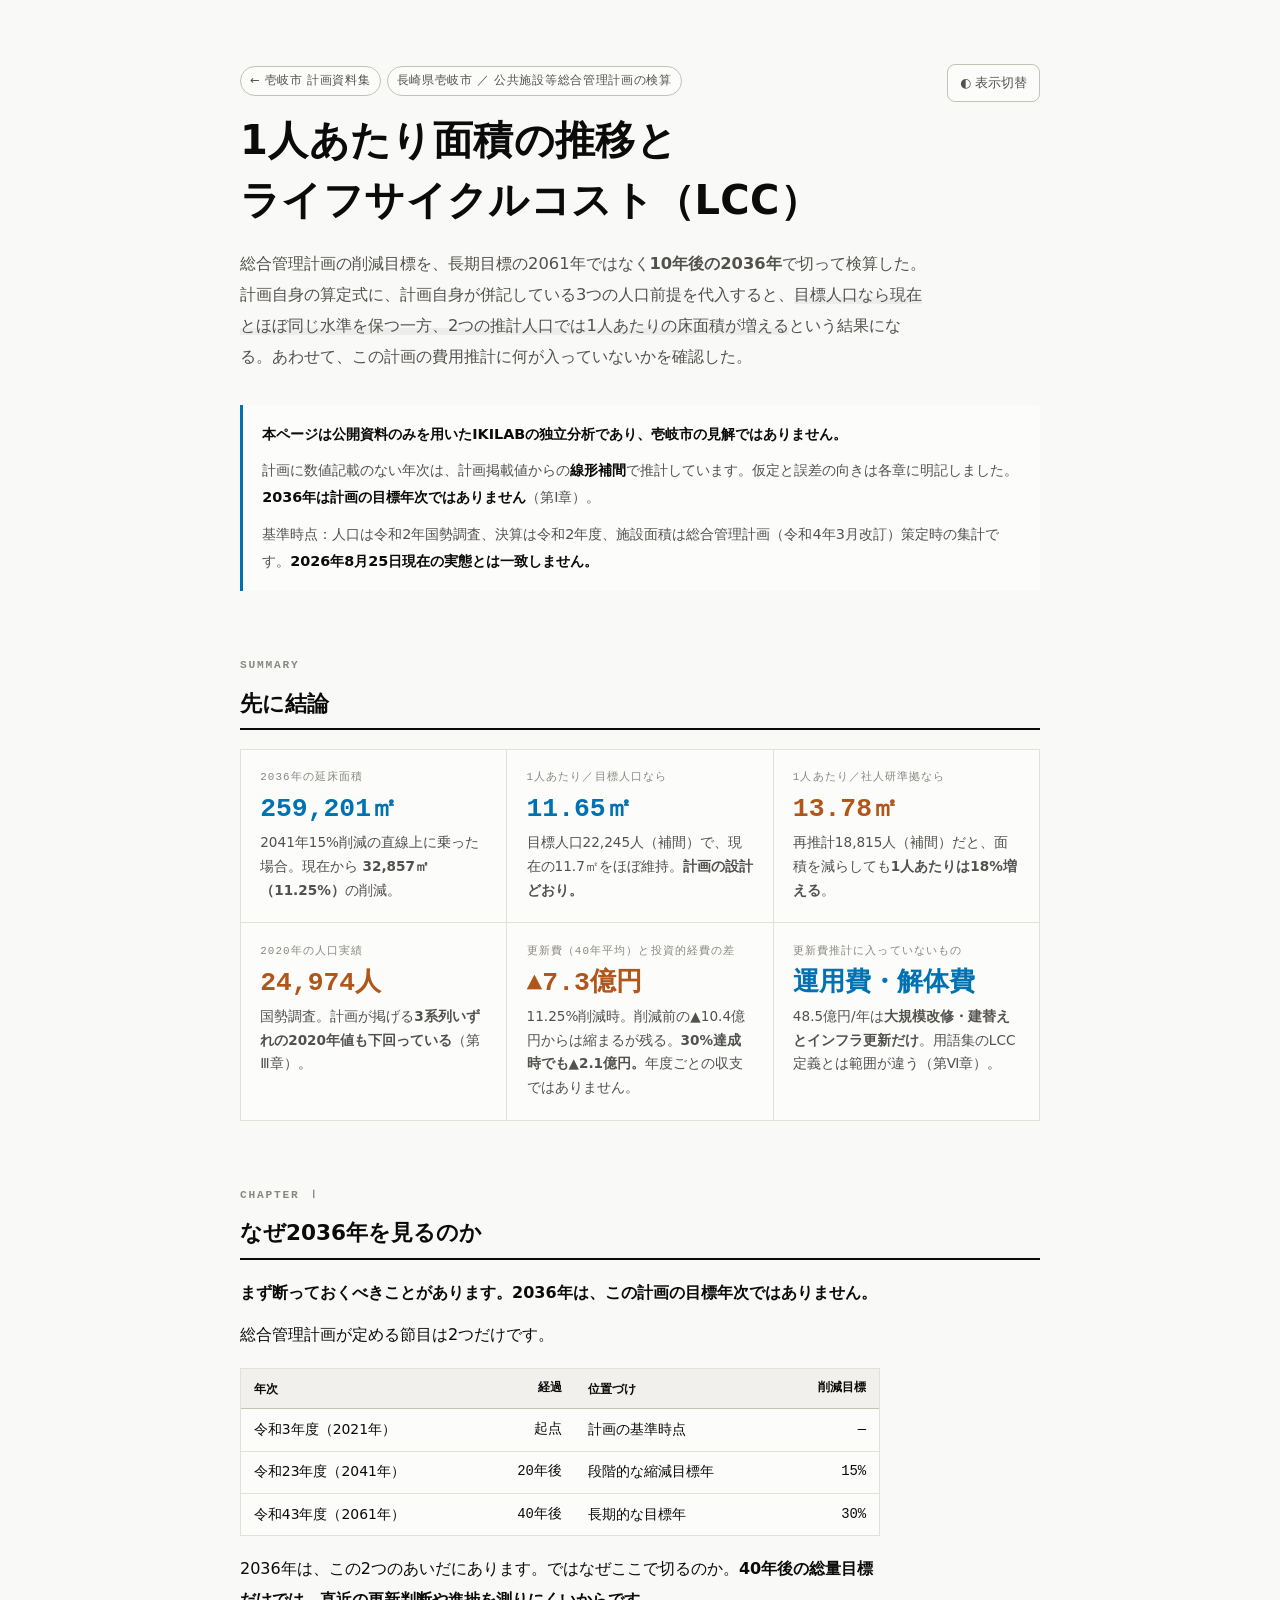
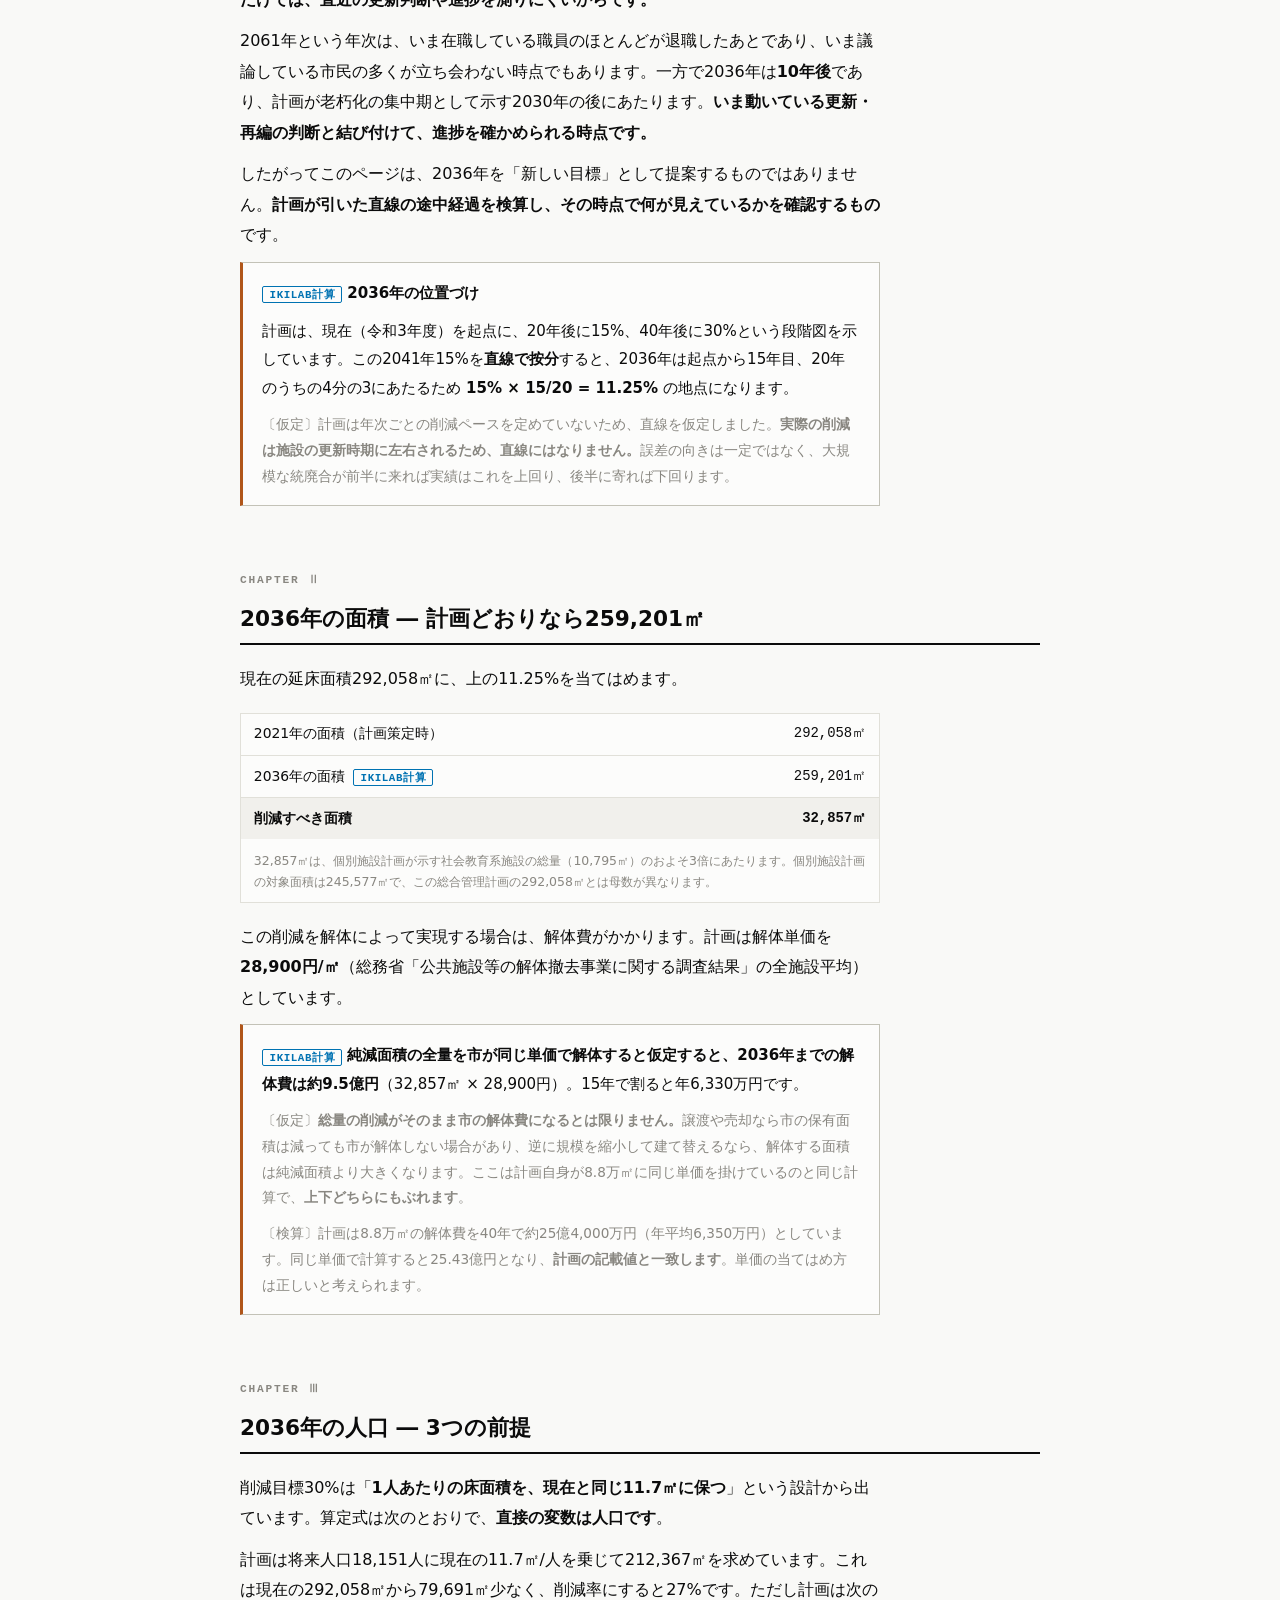
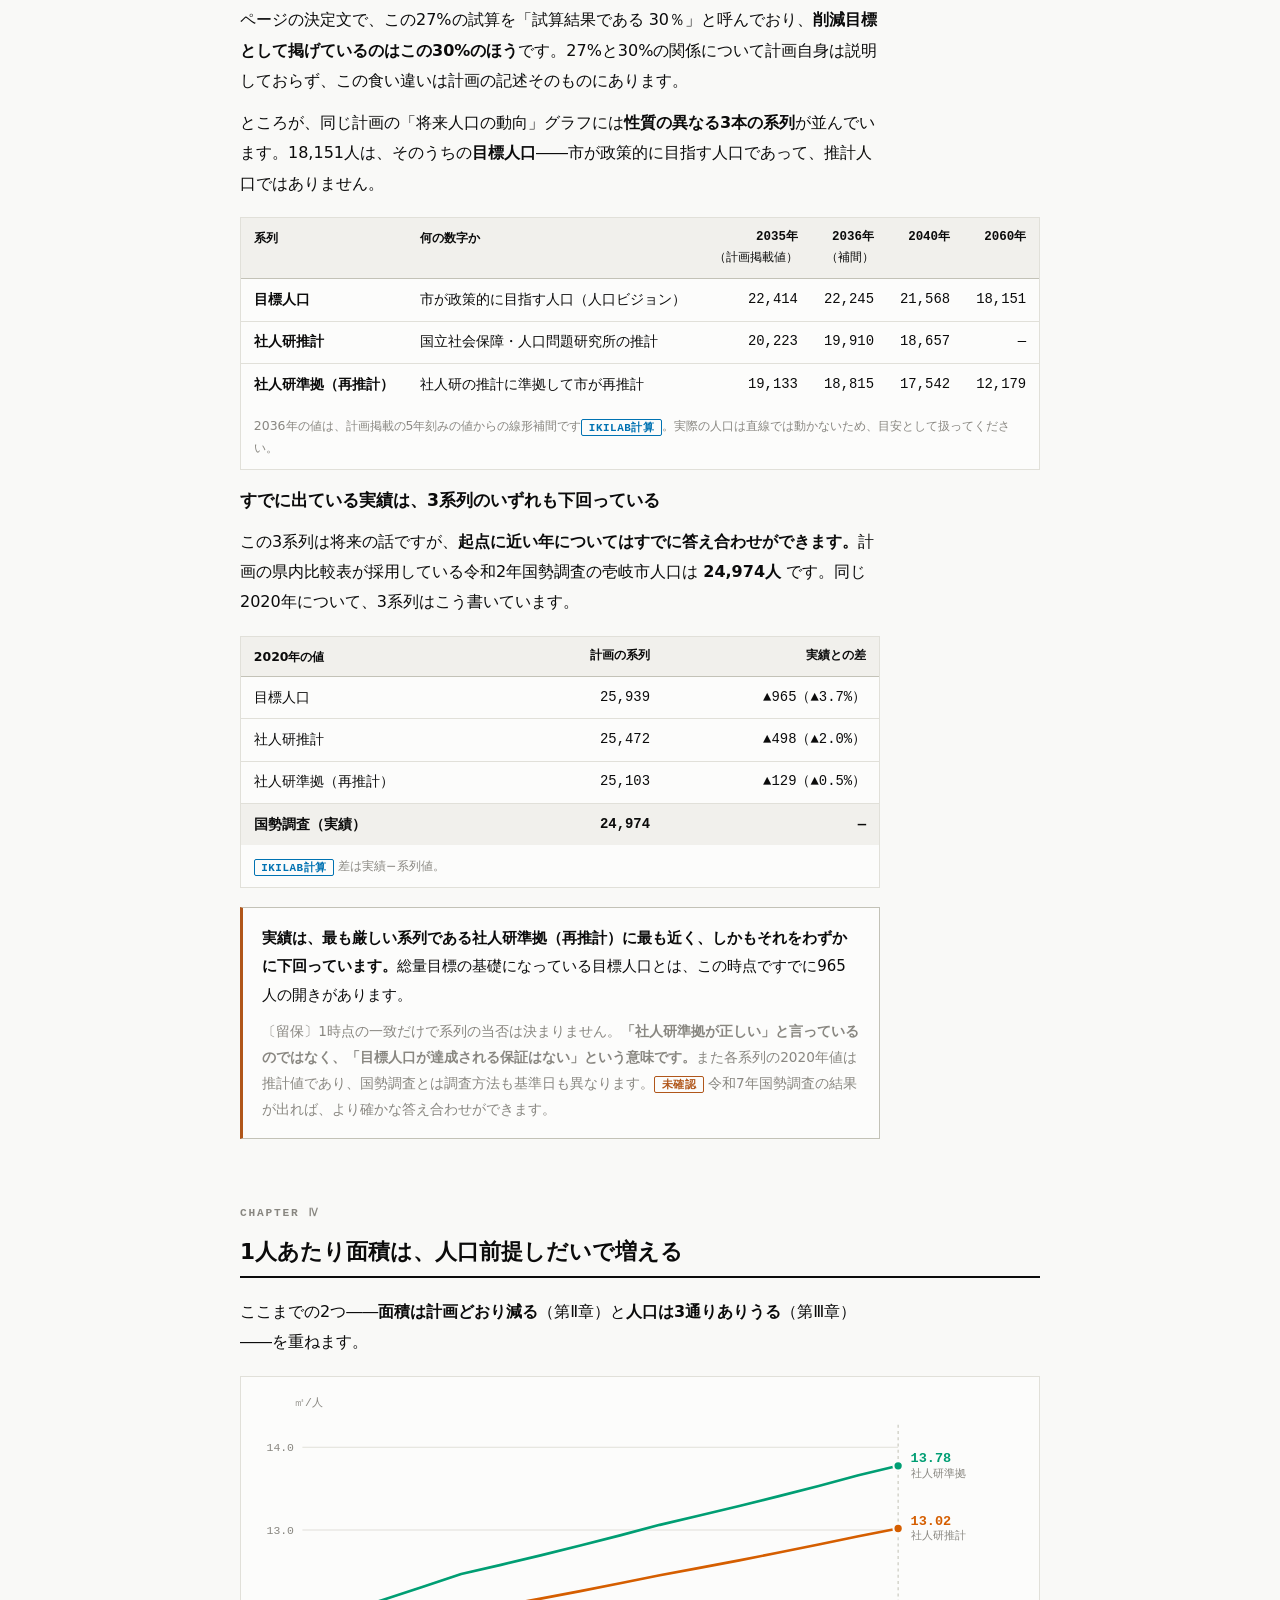
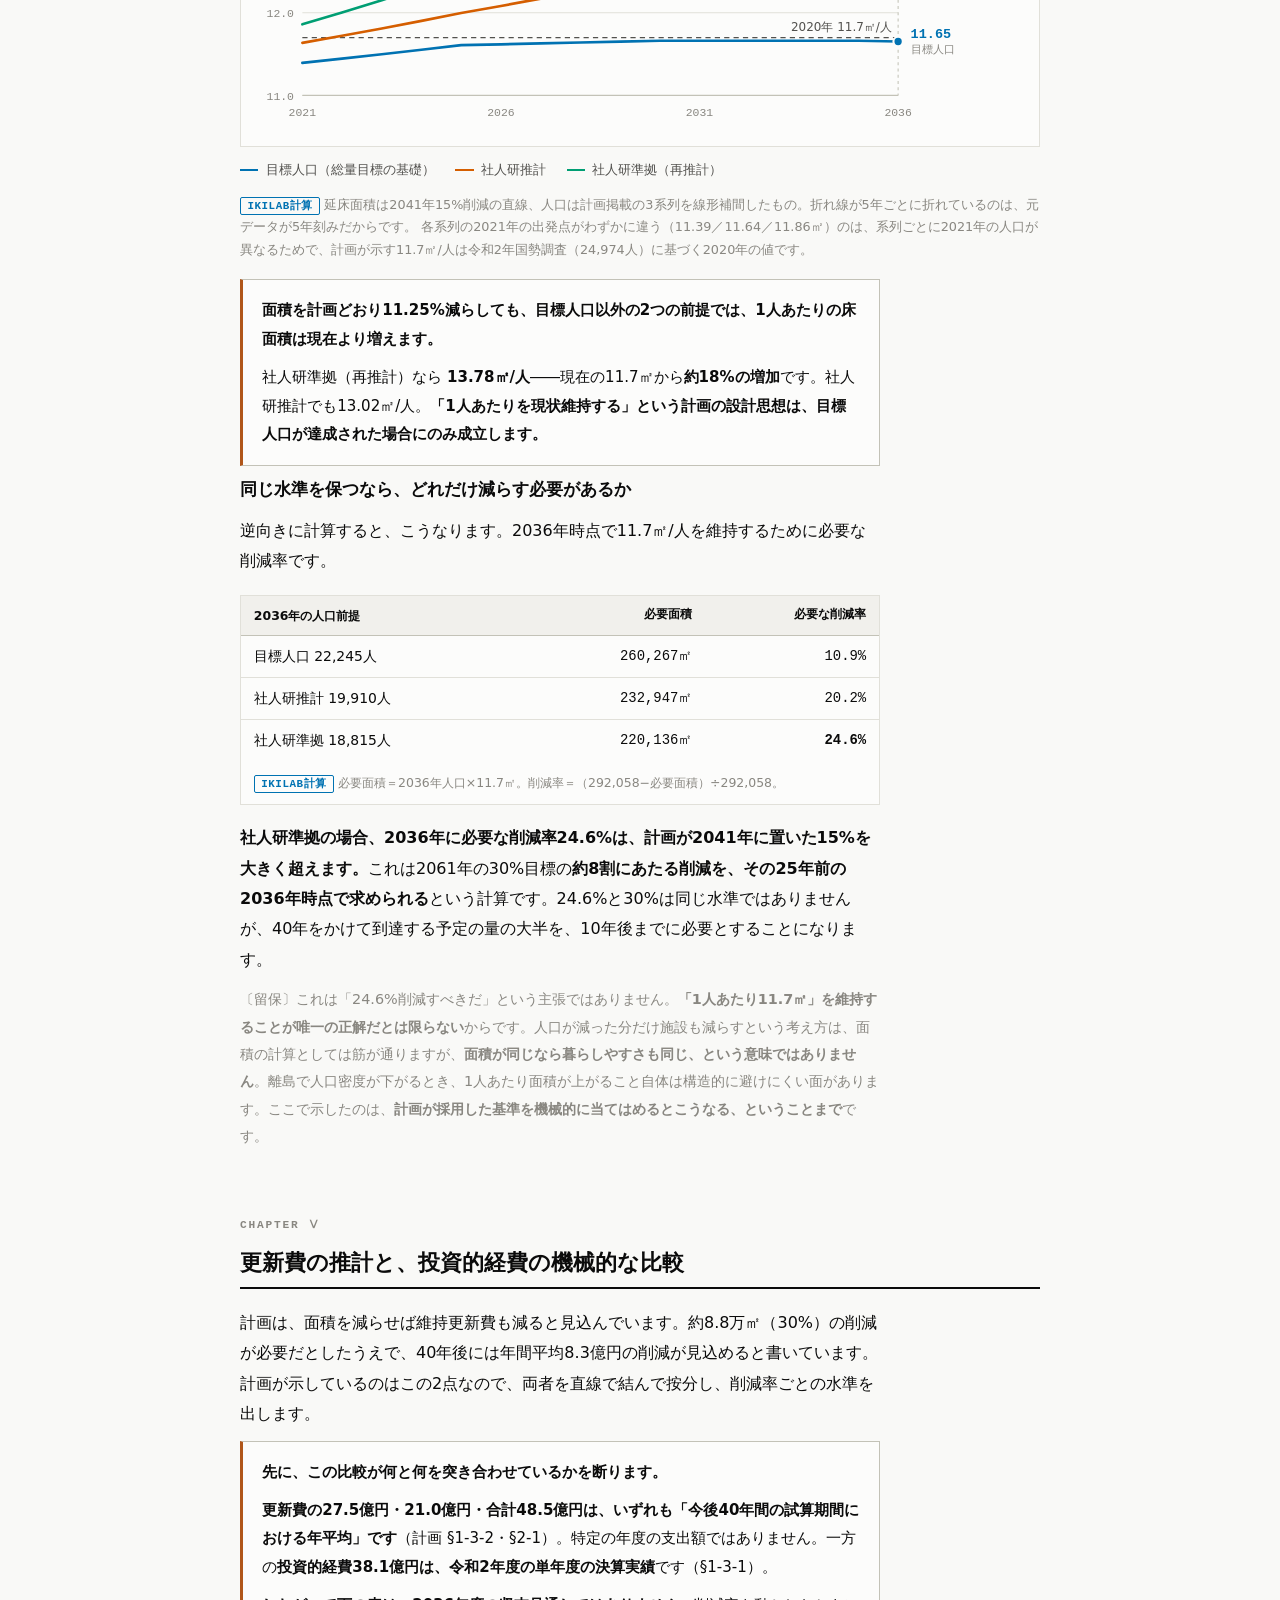
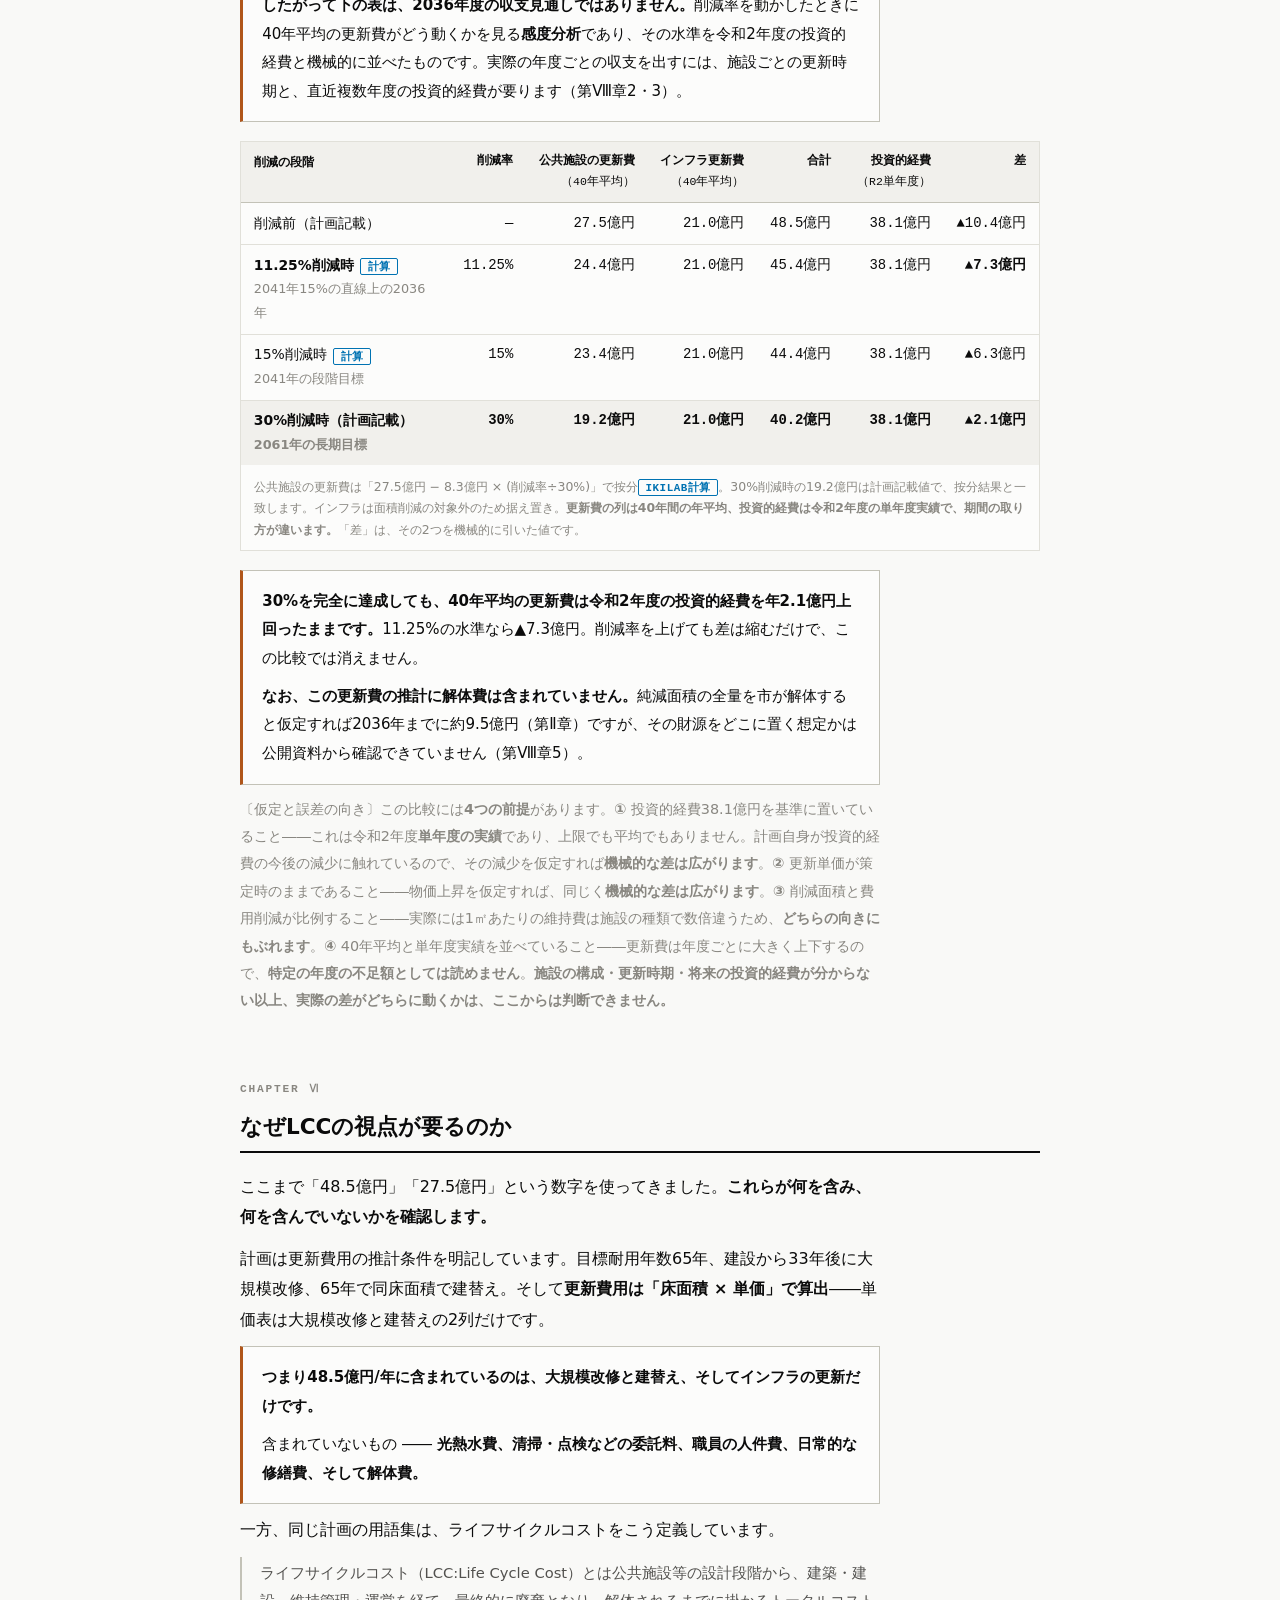
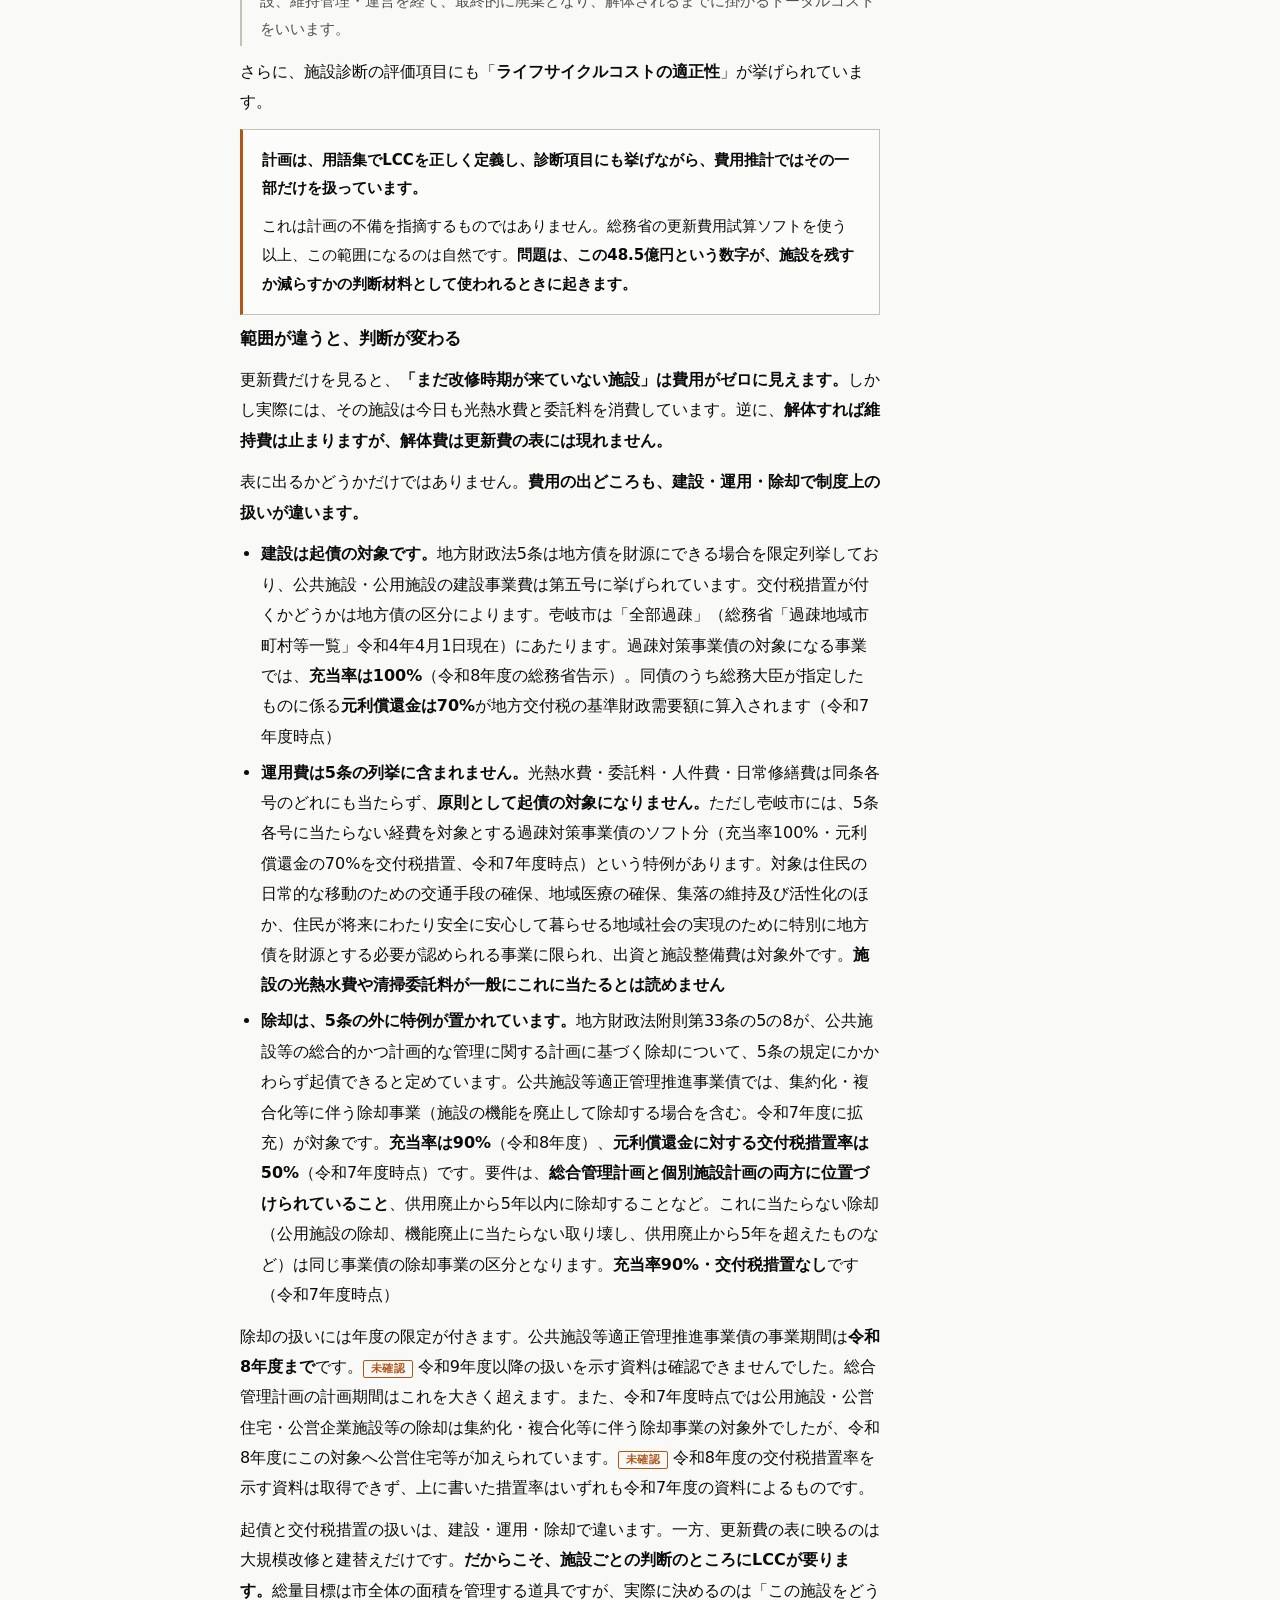
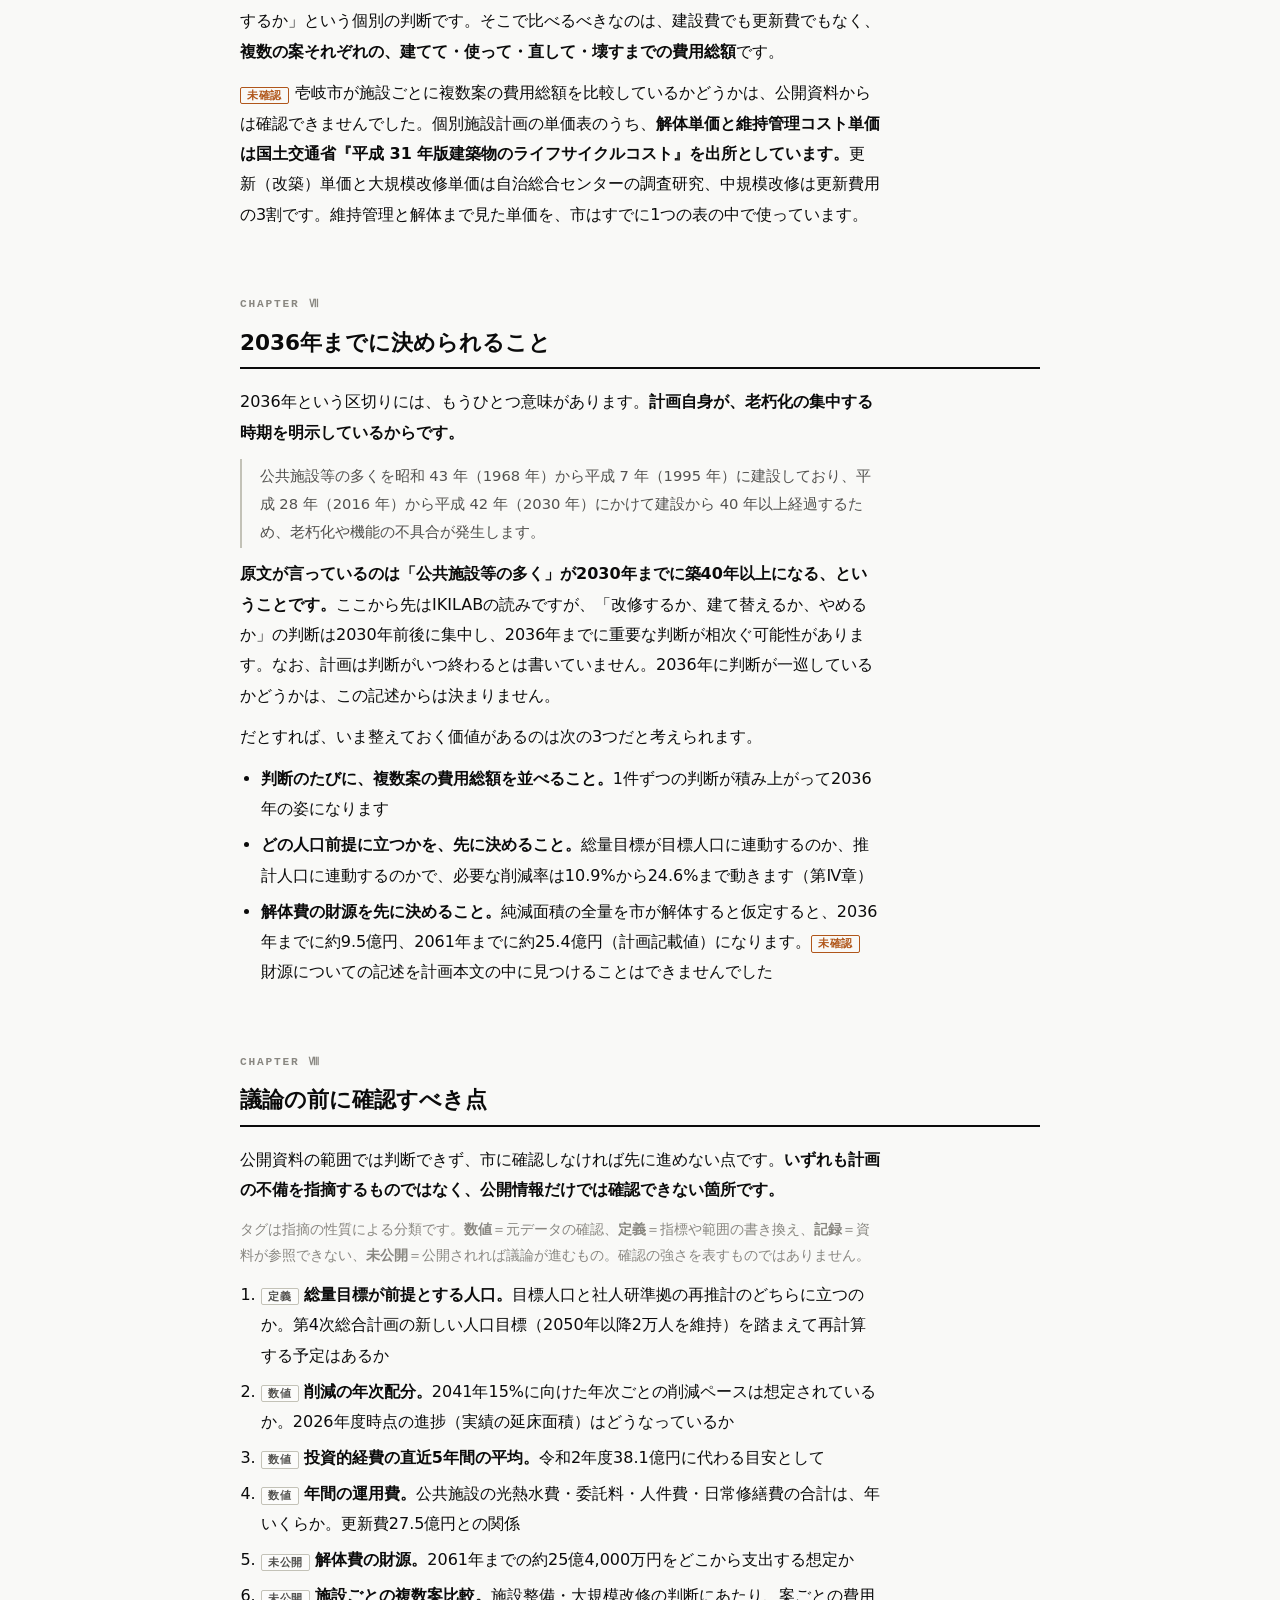
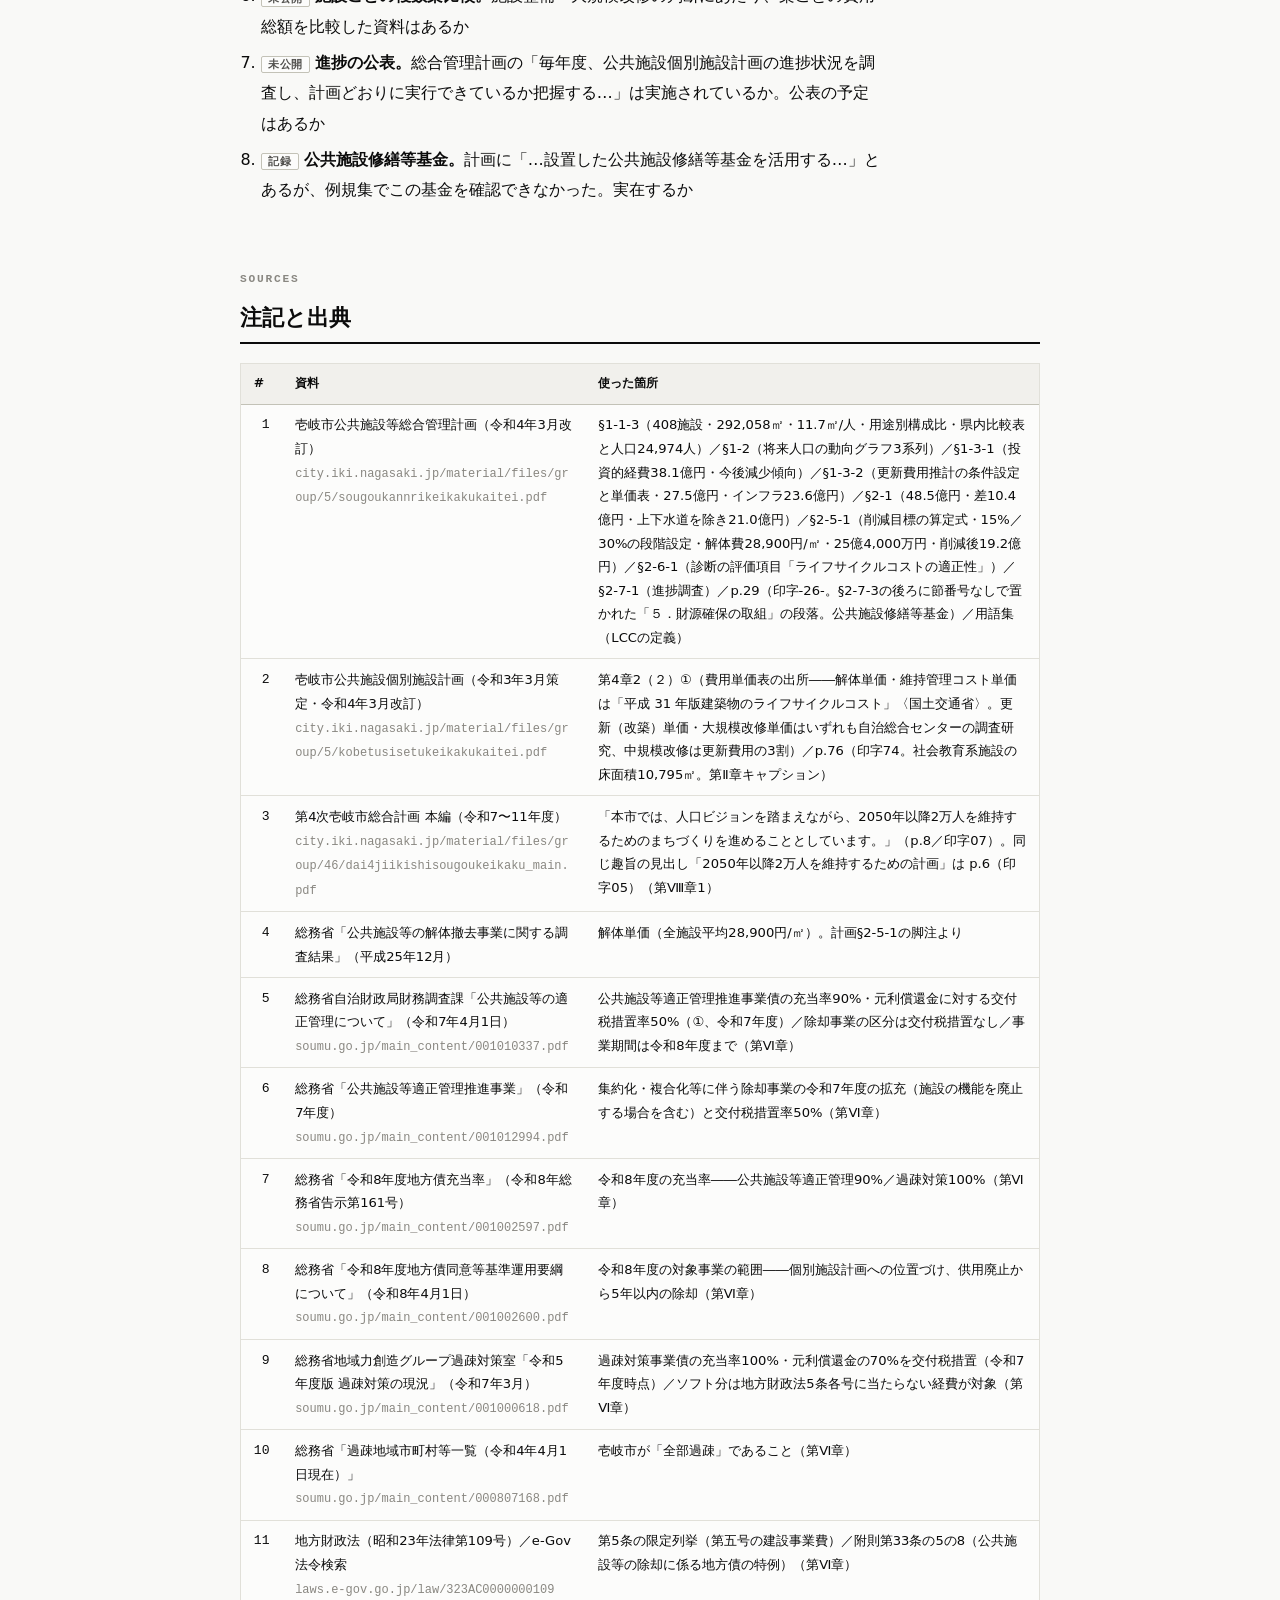
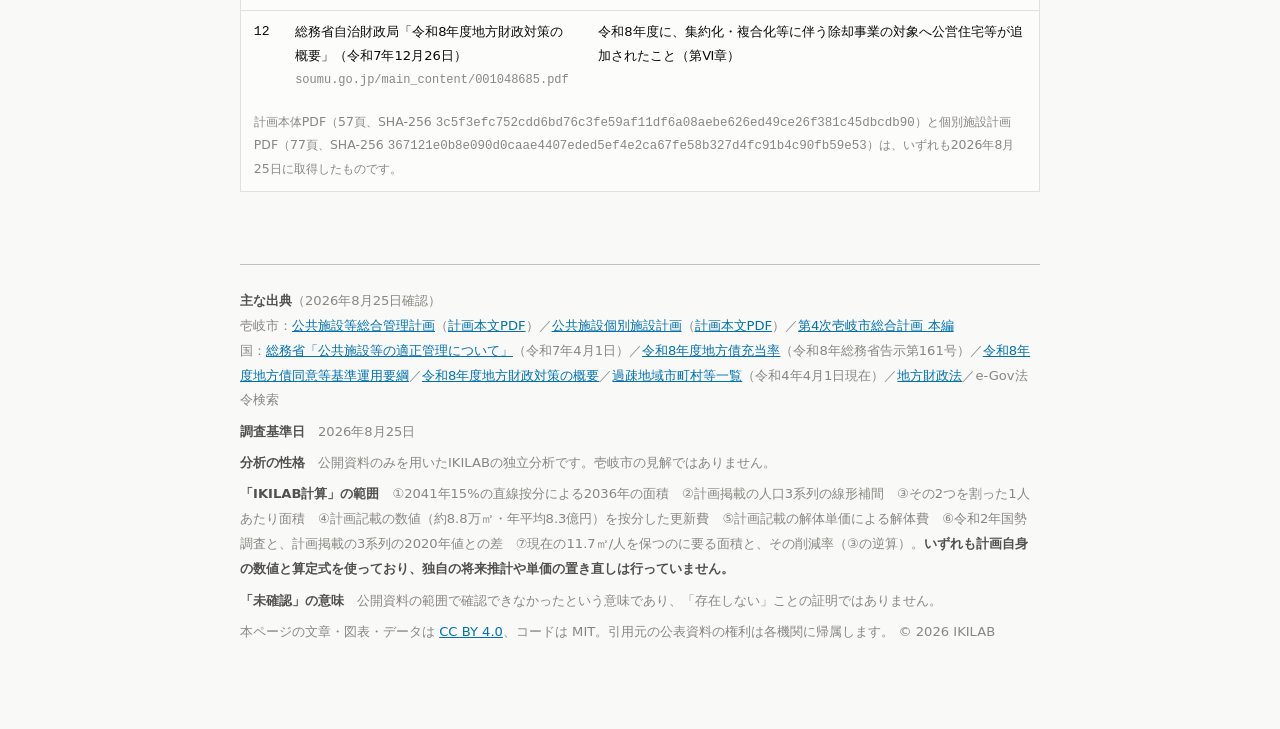
<file: plans/shisetsu-2036/index.html>
<!DOCTYPE html>
<html lang="ja">
<head>
<meta charset="utf-8">
<meta name="viewport" content="width=device-width, initial-scale=1">
<title>壱岐市 公共施設等総合管理計画 ― 1人あたり面積とライフサイクルコスト | 壱岐市 計画資料集</title>
<meta name="description" content="長崎県壱岐市の公共施設等総合管理計画について、15%削減目標を長期の2061年ではなく10年後の2036年で切って検算。計画自身の算定式に計画自身が併記する人口3系列を代入すると、目標人口なら1人あたりの床面積はほぼ同水準だが、2つの推計人口では増える。あわせて費用推計に何が入っていないかを確認した。">
<link rel="canonical" href="https://keikaku.ikilab.org/plans/shisetsu-2036/">
<meta property="og:type" content="article">
<meta property="og:site_name" content="壱岐市 計画資料集">
<meta property="og:title" content="壱岐市 公共施設等総合管理計画 ― 1人あたり面積とライフサイクルコスト">
<meta property="og:description" content="面積を計画どおり11.25%減らしても、社人研準拠の再推計なら1人あたりは11.7㎡から13.78㎡へ。現状維持になるのは目標人口が達成された場合だけ。">
<meta property="og:url" content="https://keikaku.ikilab.org/plans/shisetsu-2036/">
<meta property="og:locale" content="ja_JP">
<meta property="og:image" content="https://keikaku.ikilab.org/assets/og-shisetsu-2036.png">
<meta property="og:image:width" content="1200">
<meta property="og:image:height" content="630">
<meta property="og:image:alt" content="1人あたり公共施設面積が、2020年の水準11.7平方メートルに対し、2036年に13.78平方メートルへ上昇することを示す折れ線グラフ">
<meta name="twitter:image" content="https://keikaku.ikilab.org/assets/og-shisetsu-2036.png">
<meta name="twitter:card" content="summary_large_image">
<link rel="stylesheet" href="../../assets/palette.css">
<style>
:root{
  color-scheme: light;
  --ground:#f9f9f7; --surface:#fcfcfb; --sunken:#f1f0ec;
  --ink:#0b0b0b; --ink-2:#52514e; --muted:#898781;
  --line:#c3c2b7; --line-soft:#e1e0d9;
  --accent:var(--c1); --accent-soft:rgba(11,11,11,0.05);
  --flag:#b0561a; --flag-bg:rgba(11,11,11,0.035);
  --shadow:0 1px 2px rgba(11,11,11,.06), 0 8px 24px -18px rgba(11,11,11,.35);
}
:root[data-theme="dark"]{
  color-scheme: dark;
  --ground:#0d0d0d; --surface:#1a1a19; --sunken:#22221f;
  --ink:#ffffff; --ink-2:#c3c2b7; --muted:#898781;
  --line:#383835; --line-soft:#2c2c2a;
  --accent:var(--c1); --accent-soft:rgba(255,255,255,0.06);
  --flag:#f07b22; --flag-bg:rgba(255,255,255,0.05);
  --shadow:0 1px 2px rgba(0,0,0,.4), 0 8px 24px -18px rgba(0,0,0,.8);
}
@media (prefers-color-scheme: dark){
  :root:not([data-theme="light"]){
    color-scheme: dark;
    --ground:#0d0d0d; --surface:#1a1a19; --sunken:#22221f;
    --ink:#ffffff; --ink-2:#c3c2b7; --muted:#898781;
    --line:#383835; --line-soft:#2c2c2a;
    --accent:var(--c1); --accent-soft:rgba(255,255,255,0.06);
    --flag:#f07b22; --flag-bg:rgba(255,255,255,0.05);
    --shadow:0 1px 2px rgba(0,0,0,.4), 0 8px 24px -18px rgba(0,0,0,.8);
  }
}

*{box-sizing:border-box;}
body{
  background:var(--ground); color:var(--ink); margin:0;
  font-family:system-ui,-apple-system,"Hiragino Sans","Noto Sans JP","Yu Gothic UI",sans-serif;
  font-size:16px; line-height:1.9; font-feature-settings:"palt" 1;
  -webkit-font-smoothing:antialiased;
}
.wrap{max-width:53rem; margin:0 auto; padding:0 1.5rem 6rem;}
.col{max-width:40rem;}

/* ── 見出し ── */
h1,h2,h3{text-wrap:balance; line-height:1.5;}
h1{font-size:clamp(1.7rem,4.4vw,2.5rem); font-weight:900; letter-spacing:.01em; margin:0 0 1.2rem;}
h2{
  font-size:1.35rem; font-weight:700; margin:0; padding-bottom:.5rem;
  border-bottom:2px solid var(--ink); display:inline-block;
}
h3{font-size:1.08rem; font-weight:700; margin:0 0 .1rem; color:var(--ink);}
.eyebrow{
  font-family:ui-monospace,SFMono-Regular,Menlo,monospace; font-size:.7rem; font-weight:600;
  letter-spacing:.16em; text-transform:uppercase; color:var(--muted); margin:0 0 .5rem;
}

/* ── レイアウト ── */
section{display:flex; flex-direction:column; gap:1.15rem; margin-top:4rem;}
section > .head{display:flex; flex-direction:column; gap:.2rem;}
.sub{display:flex; flex-direction:column; gap:.7rem;}
p{margin:0;}
ul,ol{margin:0; padding-left:1.3em; display:flex; flex-direction:column; gap:.35rem;}
strong{font-weight:700;}
em{font-style:normal; background:linear-gradient(transparent 62%, var(--accent-soft) 62%);}

/* ── ヘッダ ── */
header{padding:4rem 0 0; display:flex; justify-content:space-between; align-items:flex-start;
  gap:16px; flex-wrap:wrap;}
header > div{flex:1 1 460px;}
header > button{flex:none;}
.lede{font-size:1.02rem; color:var(--ink-2);}

/* ── 免責 ── */
.notice{
  border-left:3px solid var(--accent); background:var(--surface);
  padding:1rem 1.2rem; font-size:.9rem; color:var(--ink-2);
  display:flex; flex-direction:column; gap:.55rem; border-radius:0 3px 3px 0;
}
.notice b{color:var(--ink);}

/* ── 結論カード ── */
.cards{display:grid; grid-template-columns:repeat(auto-fit,minmax(15rem,1fr)); gap:1px;
  background:var(--line-soft); border:1px solid var(--line-soft);}
.card{background:var(--surface); padding:1.1rem 1.2rem 1.25rem; display:flex; flex-direction:column; gap:.4rem;}
.card .k{font-family:ui-monospace,SFMono-Regular,Menlo,monospace; font-size:.68rem; letter-spacing:.1em;
  color:var(--muted); text-transform:uppercase;}
.card .v{font-family:ui-monospace,SFMono-Regular,Menlo,monospace; font-size:1.65rem; font-weight:600;
  line-height:1.15; font-variant-numeric:tabular-nums; color:var(--accent);}
.card .v.warn{color:var(--flag);}
.card .d{font-size:.85rem; color:var(--ink-2); line-height:1.75;}

/* ── 表 ── */
.scroller{overflow-x:auto; border:1px solid var(--line-soft); background:var(--surface);}
table{border-collapse:collapse; width:100%; font-size:.87rem; line-height:1.7;}
th,td{padding:.55rem .8rem; text-align:left; border-bottom:1px solid var(--line-soft); vertical-align:top;}
thead th{background:var(--sunken); font-weight:700; font-size:.78rem; color:var(--ink);
  white-space:nowrap; border-bottom:1px solid var(--line);}
tbody tr:last-child td{border-bottom:0;}
td.n,th.n{text-align:right; font-family:ui-monospace,SFMono-Regular,Menlo,monospace; font-variant-numeric:tabular-nums; white-space:nowrap;}
tr.total td{background:var(--sunken); font-weight:700;}
caption{caption-side:bottom; padding:.65rem .8rem; font-size:.78rem; color:var(--muted); text-align:left;}

/* ── 図 ── */
figure{margin:0; display:flex; flex-direction:column; gap:.7rem;}
.plot{background:var(--surface); border:1px solid var(--line-soft); padding:.4rem .2rem 0; overflow-x:auto;}
.plot svg{display:block; min-width:640px; width:100%; height:auto;}
figcaption{font-size:.8rem; color:var(--muted); line-height:1.75;}
.legend{display:flex; flex-wrap:wrap; gap:.35rem 1.3rem; font-size:.82rem;}
.legend span{display:inline-flex; align-items:center; gap:.45rem; color:var(--ink-2);}
.legend i{width:1.15rem; height:0; border-top-width:2.5px; border-top-style:solid; display:inline-block;}

/* ── タグ ── */
.tag{font-family:ui-monospace,SFMono-Regular,Menlo,monospace; font-size:.68rem; font-weight:600; letter-spacing:.05em;
  padding:.1rem .4rem; border:1px solid var(--line); color:var(--muted); border-radius:2px; white-space:nowrap;}
.tag.calc{color:var(--accent); border-color:var(--accent);}
.tag.unk{color:var(--flag); border-color:var(--flag);}
.tag.kind{color:var(--ink-2); border-color:var(--line); background:var(--surface);}

/* ── 引用・強調ブロック ── */
.pull{
  background:var(--surface); border:1px solid var(--line); border-left:3px solid var(--flag);
  padding:1rem 1.2rem; display:flex; flex-direction:column; gap:.6rem; font-size:.94rem;
}
.quote{border-left:2px solid var(--line); padding:.15rem 0 .15rem 1.1rem; color:var(--ink-2); font-size:.92rem;}

/* ── 出典 ── */
.src{font-size:.82rem; line-height:1.8;}
.src td{vertical-align:top;}
/* .mono の word-break:break-all は資料列の最小幅を1文字ぶんにする。幅を決めておかないと
   auto レイアウトが「使った箇所」に幅を渡し切り、資料列が細い帯になって行が縦に伸びる。 */
.src th:nth-child(2), .src td:nth-child(2){width:38%;}
.src .mono{font-family:ui-monospace,SFMono-Regular,Menlo,monospace; font-size:.75rem; color:var(--muted); word-break:break-all;}
footer{margin-top:4.5rem; padding-top:1.5rem; border-top:1px solid var(--line);
  font-size:.82rem; color:var(--muted); display:flex; flex-direction:column; gap:.4rem;}
footer b{color:var(--ink-2); font-weight:700;}
a{color:var(--accent);}
a:focus-visible,summary:focus-visible{outline:2px solid var(--accent); outline-offset:3px;}
@media (prefers-reduced-motion:no-preference){ .plot polyline{transition:none;} }
.badge{display:inline-block;font-size:11.5px;letter-spacing:.06em;padding:3px 9px;
  border:1px solid var(--line);border-radius:999px;color:var(--ink-2);background:var(--surface);
  margin:0 6px 14px 0;text-decoration:none}
.badge.home:hover{border-color:var(--accent);color:var(--accent)}
button.tg{font:inherit;font-size:12.5px;padding:6px 12px;border:1px solid var(--line);
  border-radius:8px;background:var(--surface);color:var(--ink-2);cursor:pointer}
button.tg:hover{background:var(--accent-soft)}
@media print{body{background:#fff}section{break-inside:avoid}button.tg{display:none}}
</style>
</head>
<body>
<div class="wrap">

<header>
  <div>
    <a href="../../" class="badge home">← 壱岐市 計画資料集</a><span class="badge">長崎県壱岐市 ／ 公共施設等総合管理計画の検算</span>
    <h1>1人あたり面積の推移と<br>ライフサイクルコスト（LCC）</h1>
    <p class="lede">総合管理計画の削減目標を、長期目標の2061年ではなく<strong>10年後の2036年</strong>で切って検算した。計画自身の算定式に、計画自身が併記している3つの人口前提を代入すると、<em>目標人口なら現在とほぼ同じ水準を保つ一方、2つの推計人口では1人あたりの床面積が増える</em>という結果になる。あわせて、この計画の費用推計に何が入っていないかを確認した。</p>
  </div>
  <button class="tg" id="tg">◐ 表示切替</button>
</header>

<div class="notice" style="margin-top:2rem">
  <p><b>本ページは公開資料のみを用いたIKILABの独立分析であり、壱岐市の見解ではありません。</b></p>
  <p>計画に数値記載のない年次は、計画掲載値からの<b>線形補間</b>で推計しています。仮定と誤差の向きは各章に明記しました。<b>2036年は計画の目標年次ではありません</b>（第Ⅰ章）。</p>
  <p>基準時点：人口は令和2年国勢調査、決算は令和2年度、施設面積は総合管理計画（令和4年3月改訂）策定時の集計です。<b>2026年8月25日現在の実態とは一致しません。</b></p>
</div>

<!-- 先に結論 -->
<section>
  <div class="head"><p class="eyebrow">Summary</p><h2>先に結論</h2></div>
  <div class="cards">
    <div class="card">
      <span class="k">2036年の延床面積</span>
      <span class="v">259,201㎡</span>
      <span class="d">2041年15%削減の直線上に乗った場合。現在から <b>32,857㎡（11.25%）</b>の削減。</span>
    </div>
    <div class="card">
      <span class="k">1人あたり／目標人口なら</span>
      <span class="v">11.65㎡</span>
      <span class="d">目標人口22,245人（補間）で、現在の11.7㎡をほぼ維持。<b>計画の設計どおり。</b></span>
    </div>
    <div class="card">
      <span class="k">1人あたり／社人研準拠なら</span>
      <span class="v warn">13.78㎡</span>
      <span class="d">再推計18,815人（補間）だと、面積を減らしても<b>1人あたりは18%増える</b>。</span>
    </div>
    <div class="card">
      <span class="k">2020年の人口実績</span>
      <span class="v warn">24,974人</span>
      <span class="d">国勢調査。計画が掲げる<b>3系列いずれの2020年値も下回っている</b>（第Ⅲ章）。</span>
    </div>
    <div class="card">
      <span class="k">更新費（40年平均）と投資的経費の差</span>
      <span class="v warn">▲7.3億円</span>
      <span class="d">11.25%削減時。削減前の▲10.4億円からは縮まるが残る。<b>30%達成時でも▲2.1億円。</b>年度ごとの収支ではありません。</span>
    </div>
    <div class="card">
      <span class="k">更新費推計に入っていないもの</span>
      <span class="v">運用費・解体費</span>
      <span class="d">48.5億円/年は<b>大規模改修・建替えとインフラ更新だけ</b>。用語集のLCC定義とは範囲が違う（第Ⅵ章）。</span>
    </div>
  </div>
</section>

<!-- Ⅰ -->
<section>
  <div class="head"><p class="eyebrow">Chapter Ⅰ</p><h2>なぜ2036年を見るのか</h2></div>
  <div class="col sub">
    <p><strong>まず断っておくべきことがあります。2036年は、この計画の目標年次ではありません。</strong></p>
    <p>総合管理計画が定める節目は2つだけです。</p>
  </div>
  <div class="scroller col">
    <table>
      <thead><tr><th>年次</th><th class="n">経過</th><th>位置づけ</th><th class="n">削減目標</th></tr></thead>
      <tbody>
        <tr><td>令和3年度（2021年）</td><td class="n">起点</td><td>計画の基準時点</td><td class="n">―</td></tr>
        <tr><td>令和23年度（2041年）</td><td class="n">20年後</td><td>段階的な縮減目標年</td><td class="n">15%</td></tr>
        <tr><td>令和43年度（2061年）</td><td class="n">40年後</td><td>長期的な目標年</td><td class="n">30%</td></tr>
      </tbody>
    </table>
  </div>
  <div class="col sub">
    <p>2036年は、この2つのあいだにあります。ではなぜここで切るのか。<strong>40年後の総量目標だけでは、直近の更新判断や進捗を測りにくいからです。</strong></p>
    <p>2061年という年次は、いま在職している職員のほとんどが退職したあとであり、いま議論している市民の多くが立ち会わない時点でもあります。一方で2036年は<strong>10年後</strong>であり、計画が老朽化の集中期として示す2030年の後にあたります。<strong>いま動いている更新・再編の判断と結び付けて、進捗を確かめられる時点です。</strong></p>
    <p>したがってこのページは、2036年を「新しい目標」として提案するものではありません。<strong>計画が引いた直線の途中経過を検算し、その時点で何が見えているかを確認するもの</strong>です。</p>
    <div class="pull">
      <p><span class="tag calc">IKILAB計算</span> <strong>2036年の位置づけ</strong></p>
      <p>計画は、現在（令和3年度）を起点に、20年後に15%、40年後に30%という段階図を示しています。この2041年15%を<strong>直線で按分</strong>すると、2036年は起点から15年目、20年のうちの4分の3にあたるため <strong>15% × 15/20 = 11.25%</strong> の地点になります。</p>
      <p style="font-size:.85rem;color:var(--muted)">〔仮定〕計画は年次ごとの削減ペースを定めていないため、直線を仮定しました。<strong>実際の削減は施設の更新時期に左右されるため、直線にはなりません。</strong>誤差の向きは一定ではなく、大規模な統廃合が前半に来れば実績はこれを上回り、後半に寄れば下回ります。</p>
    </div>
  </div>
</section>

<!-- Ⅱ -->
<section>
  <div class="head"><p class="eyebrow">Chapter Ⅱ</p><h2>2036年の面積 ― 計画どおりなら259,201㎡</h2></div>
  <div class="col sub">
    <p>現在の延床面積292,058㎡に、上の11.25%を当てはめます。</p>
  </div>
  <div class="scroller col">
    <table>
      <tbody>
        <tr><td>2021年の面積（計画策定時）</td><td class="n">292,058㎡</td></tr>
        <tr><td>2036年の面積<span class="tag calc" style="margin-left:.5rem">IKILAB計算</span></td><td class="n">259,201㎡</td></tr>
        <tr class="total"><td>削減すべき面積</td><td class="n">32,857㎡</td></tr>
      </tbody>
      <caption>32,857㎡は、個別施設計画が示す社会教育系施設の総量（10,795㎡）のおよそ3倍にあたります。個別施設計画の対象面積は245,577㎡で、この総合管理計画の292,058㎡とは母数が異なります。</caption>
    </table>
  </div>
  <div class="col sub">
    <p>この削減を解体によって実現する場合は、解体費がかかります。計画は解体単価を <strong>28,900円/㎡</strong>（総務省「公共施設等の解体撤去事業に関する調査結果」の全施設平均）としています。</p>
    <div class="pull">
      <p><span class="tag calc">IKILAB計算</span> <strong>純減面積の全量を市が同じ単価で解体すると仮定すると、2036年までの解体費は約9.5億円</strong>（32,857㎡ × 28,900円）。15年で割ると年6,330万円です。</p>
      <p style="font-size:.85rem;color:var(--muted)">〔仮定〕<strong>総量の削減がそのまま市の解体費になるとは限りません。</strong>譲渡や売却なら市の保有面積は減っても市が解体しない場合があり、逆に規模を縮小して建て替えるなら、解体する面積は純減面積より大きくなります。ここは計画自身が8.8万㎡に同じ単価を掛けているのと同じ計算で、<strong>上下どちらにもぶれます</strong>。</p>
      <p style="font-size:.85rem;color:var(--muted)">〔検算〕計画は8.8万㎡の解体費を40年で約25億4,000万円（年平均6,350万円）としています。同じ単価で計算すると25.43億円となり、<strong>計画の記載値と一致します</strong>。単価の当てはめ方は正しいと考えられます。</p>
    </div>
  </div>
</section>

<!-- Ⅲ -->
<section>
  <div class="head"><p class="eyebrow">Chapter Ⅲ</p><h2>2036年の人口 ― 3つの前提</h2></div>
  <div class="col sub">
    <p>削減目標30%は「<strong>1人あたりの床面積を、現在と同じ11.7㎡に保つ</strong>」という設計から出ています。算定式は次のとおりで、<strong>直接の変数は人口です</strong>。</p>
    <p>計画は将来人口18,151人に現在の11.7㎡/人を乗じて212,367㎡を求めています。これは現在の292,058㎡から79,691㎡少なく、削減率にすると27%です。ただし計画は次のページの決定文で、この27%の試算を「試算結果である 30％」と呼んでおり、<strong>削減目標として掲げているのはこの30%のほう</strong>です。27%と30%の関係について計画自身は説明しておらず、この食い違いは計画の記述そのものにあります。</p>
    <p>ところが、同じ計画の「将来人口の動向」グラフには<strong>性質の異なる3本の系列</strong>が並んでいます。18,151人は、そのうちの<strong>目標人口</strong>――市が政策的に目指す人口であって、推計人口ではありません。</p>
  </div>
  <div class="scroller">
    <table>
      <thead><tr><th>系列</th><th>何の数字か</th><th class="n">2035年<br><span style="font-weight:400;font-size:.72rem">（計画掲載値）</span></th><th class="n">2036年<br><span style="font-weight:400;font-size:.72rem">（補間）</span></th><th class="n">2040年</th><th class="n">2060年</th></tr></thead>
      <tbody>
        <tr><td><strong>目標人口</strong></td><td>市が政策的に目指す人口（人口ビジョン）</td><td class="n">22,414</td><td class="n">22,245</td><td class="n">21,568</td><td class="n">18,151</td></tr>
        <tr><td><strong>社人研推計</strong></td><td>国立社会保障・人口問題研究所の推計</td><td class="n">20,223</td><td class="n">19,910</td><td class="n">18,657</td><td class="n">―</td></tr>
        <tr><td><strong>社人研準拠（再推計）</strong></td><td>社人研の推計に準拠して市が再推計</td><td class="n">19,133</td><td class="n">18,815</td><td class="n">17,542</td><td class="n">12,179</td></tr>
      </tbody>
      <caption>2036年の値は、計画掲載の5年刻みの値からの線形補間です<span class="tag calc">IKILAB計算</span>。実際の人口は直線では動かないため、目安として扱ってください。</caption>
    </table>
  </div>
  <div class="col sub">
    <h3>すでに出ている実績は、3系列のいずれも下回っている</h3>
    <p>この3系列は将来の話ですが、<strong>起点に近い年についてはすでに答え合わせができます。</strong>計画の県内比較表が採用している令和2年国勢調査の壱岐市人口は <strong>24,974人</strong> です。同じ2020年について、3系列はこう書いています。</p>
  </div>
  <div class="scroller col">
    <table>
      <thead><tr><th>2020年の値</th><th class="n">計画の系列</th><th class="n">実績との差</th></tr></thead>
      <tbody>
        <tr><td>目標人口</td><td class="n">25,939</td><td class="n">▲965（▲3.7%）</td></tr>
        <tr><td>社人研推計</td><td class="n">25,472</td><td class="n">▲498（▲2.0%）</td></tr>
        <tr><td>社人研準拠（再推計）</td><td class="n">25,103</td><td class="n">▲129（▲0.5%）</td></tr>
        <tr class="total"><td>国勢調査（実績）</td><td class="n">24,974</td><td class="n">―</td></tr>
      </tbody>
      <caption><span class="tag calc">IKILAB計算</span> 差は実績−系列値。</caption>
    </table>
  </div>
  <div class="col sub">
    <div class="pull">
      <p><strong>実績は、最も厳しい系列である社人研準拠（再推計）に最も近く、しかもそれをわずかに下回っています。</strong>総量目標の基礎になっている目標人口とは、この時点ですでに965人の開きがあります。</p>
      <p style="font-size:.85rem;color:var(--muted)">〔留保〕1時点の一致だけで系列の当否は決まりません。<strong>「社人研準拠が正しい」と言っているのではなく、「目標人口が達成される保証はない」という意味です。</strong>また各系列の2020年値は推計値であり、国勢調査とは調査方法も基準日も異なります。<span class="tag unk">未確認</span> 令和7年国勢調査の結果が出れば、より確かな答え合わせができます。</p>
    </div>
  </div>
</section>

<!-- Ⅳ -->
<section>
  <div class="head"><p class="eyebrow">Chapter Ⅳ</p><h2>1人あたり面積は、人口前提しだいで増える</h2></div>
  <div class="col sub">
    <p>ここまでの2つ――<strong>面積は計画どおり減る</strong>（第Ⅱ章）と<strong>人口は3通りありうる</strong>（第Ⅲ章）――を重ねます。</p>
  </div>

  <figure>
    <div class="plot">
      <svg viewBox="0 0 760 348" role="img" aria-labelledby="figtitle figdesc">
        <title id="figtitle">1人あたり公共施設面積の推移（2021〜2036年）</title>
        <desc id="figdesc">面積が計画どおり減っても、目標人口以外の2つの人口前提では1人あたり面積が現在の11.7平方メートルを上回って増え続ける。2036年時点で社人研推計なら13.02平方メートル、社人研準拠の再推計なら13.78平方メートル。</desc>

        <!-- grid -->
        <g stroke="var(--line-soft)" stroke-width="1">
          <line x1="56" y1="300" x2="628" y2="300"/>
          <line x1="56" y1="220.6" x2="628" y2="220.6"/>
          <line x1="56" y1="141.1" x2="628" y2="141.1"/>
          <line x1="56" y1="61.7" x2="628" y2="61.7"/>
        </g>
        <!-- y labels -->
        <g fill="var(--muted)" font-family="ui-monospace, SFMono-Regular, Menlo, monospace" font-size="11" text-anchor="end">
          <text x="48" y="304">11.0</text>
          <text x="48" y="224.6">12.0</text>
          <text x="48" y="145.1">13.0</text>
          <text x="48" y="65.7">14.0</text>
          <text x="48" y="22" text-anchor="start" fill="var(--muted)">㎡/人</text>
        </g>
        <!-- 基準線 11.7 -->
        <line x1="56" y1="244.4" x2="628" y2="244.4" stroke="var(--ink-2)" stroke-width="1.25" stroke-dasharray="5 4"/>
        <text x="622" y="238" text-anchor="end" fill="var(--ink-2)" font-size="11.5" font-family="system-ui, -apple-system, 'Hiragino Sans', 'Noto Sans JP', 'Yu Gothic UI', sans-serif">2020年 11.7㎡/人</text>
        <!-- x axis -->
        <line x1="56" y1="300" x2="628" y2="300" stroke="var(--line)" stroke-width="1.25"/>
        <g fill="var(--muted)" font-family="ui-monospace, SFMono-Regular, Menlo, monospace" font-size="11" text-anchor="middle">
          <text x="56" y="320">2021</text><text x="246.7" y="320">2026</text>
          <text x="437.3" y="320">2031</text><text x="628" y="320">2036</text>
        </g>
        <!-- 2036 marker -->
        <line x1="628" y1="40" x2="628" y2="300" stroke="var(--line)" stroke-width="1" stroke-dasharray="3 3"/>

        <!-- series -->
        <polyline fill="none" stroke="var(--c3)" stroke-width="2.5" stroke-linejoin="round" stroke-linecap="round"
          points="56.0,231.7 94.1,220.4 132.3,208.5 170.4,196.2 208.5,183.4 246.7,174.6 284.8,165.5 322.9,156.0 361.1,146.3 399.2,136.2 437.3,127.3 475.5,118.1 513.6,108.6 551.7,98.8 589.9,88.6 628.0,79.5"/>
        <polyline fill="none" stroke="var(--c2)" stroke-width="2.5" stroke-linejoin="round" stroke-linecap="round"
          points="56.0,249.5 94.1,242.7 132.3,235.7 170.4,228.4 208.5,220.9 246.7,214.1 284.8,207.0 322.9,199.8 361.1,192.3 399.2,184.6 437.3,177.5 475.5,170.3 513.6,162.8 551.7,155.0 589.9,147.1 628.0,139.7"/>
        <polyline fill="none" stroke="var(--c1)" stroke-width="2.5" stroke-linejoin="round" stroke-linecap="round"
          points="56.0,268.7 94.1,264.6 132.3,260.4 170.4,256.1 208.5,251.7 246.7,250.9 284.8,250.0 322.9,249.2 361.1,248.3 399.2,247.4 437.3,247.4 475.5,247.4 513.6,247.4 551.7,247.4 589.9,247.4 628.0,248.2"/>

        <!-- endpoints -->
        <g stroke="var(--surface)" stroke-width="2">
          <circle cx="628" cy="79.5" r="4.5" fill="var(--c3)"/>
          <circle cx="628" cy="139.7" r="4.5" fill="var(--c2)"/>
          <circle cx="628" cy="248.2" r="4.5" fill="var(--c1)"/>
        </g>
        <g font-family="ui-monospace, SFMono-Regular, Menlo, monospace" font-size="13" font-weight="600">
          <text x="640" y="76" fill="var(--c3)">13.78</text>
          <text x="640" y="136" fill="var(--c2)">13.02</text>
          <text x="640" y="245" fill="var(--c1)">11.65</text>
        </g>
        <g font-family="system-ui, -apple-system, 'Hiragino Sans', 'Noto Sans JP', 'Yu Gothic UI', sans-serif" font-size="10.5" fill="var(--muted)">
          <text x="640" y="90">社人研準拠</text>
          <text x="640" y="150">社人研推計</text>
          <text x="640" y="259">目標人口</text>
        </g>
      </svg>
    </div>
    <div class="legend">
      <span><i style="border-top-color:var(--c1)"></i>目標人口（総量目標の基礎）</span>
      <span><i style="border-top-color:var(--c2)"></i>社人研推計</span>
      <span><i style="border-top-color:var(--c3)"></i>社人研準拠（再推計）</span>
    </div>
    <figcaption>
      <span class="tag calc">IKILAB計算</span>
      延床面積は2041年15%削減の直線、人口は計画掲載の3系列を線形補間したもの。折れ線が5年ごとに折れているのは、元データが5年刻みだからです。
      各系列の2021年の出発点がわずかに違う（11.39／11.64／11.86㎡）のは、系列ごとに2021年の人口が異なるためで、計画が示す11.7㎡/人は令和2年国勢調査（24,974人）に基づく2020年の値です。
    </figcaption>
  </figure>

  <div class="col sub">
    <div class="pull">
      <p><strong>面積を計画どおり11.25%減らしても、目標人口以外の2つの前提では、1人あたりの床面積は現在より増えます。</strong></p>
      <p>社人研準拠（再推計）なら <strong>13.78㎡/人</strong>――現在の11.7㎡から<strong>約18%の増加</strong>です。社人研推計でも13.02㎡/人。<strong>「1人あたりを現状維持する」という計画の設計思想は、目標人口が達成された場合にのみ成立します。</strong></p>
    </div>
    <h3>同じ水準を保つなら、どれだけ減らす必要があるか</h3>
    <p>逆向きに計算すると、こうなります。2036年時点で11.7㎡/人を維持するために必要な削減率です。</p>
  </div>
  <div class="scroller col">
    <table>
      <thead><tr><th>2036年の人口前提</th><th class="n">必要面積</th><th class="n">必要な削減率</th></tr></thead>
      <tbody>
        <tr><td>目標人口 22,245人</td><td class="n">260,267㎡</td><td class="n">10.9%</td></tr>
        <tr><td>社人研推計 19,910人</td><td class="n">232,947㎡</td><td class="n">20.2%</td></tr>
        <tr><td>社人研準拠 18,815人</td><td class="n">220,136㎡</td><td class="n"><strong>24.6%</strong></td></tr>
      </tbody>
      <caption><span class="tag calc">IKILAB計算</span> 必要面積＝2036年人口×11.7㎡。削減率＝（292,058−必要面積）÷292,058。</caption>
    </table>
  </div>
  <div class="col sub">
    <p><strong>社人研準拠の場合、2036年に必要な削減率24.6%は、計画が2041年に置いた15%を大きく超えます。</strong>これは2061年の30%目標の<strong>約8割にあたる削減を、その25年前の2036年時点で求められる</strong>という計算です。24.6%と30%は同じ水準ではありませんが、40年をかけて到達する予定の量の大半を、10年後までに必要とすることになります。</p>
    <p style="font-size:.9rem;color:var(--muted)">〔留保〕これは「24.6%削減すべきだ」という主張ではありません。<strong>「1人あたり11.7㎡」を維持することが唯一の正解だとは限らない</strong>からです。人口が減った分だけ施設も減らすという考え方は、面積の計算としては筋が通りますが、<strong>面積が同じなら暮らしやすさも同じ、という意味ではありません</strong>。離島で人口密度が下がるとき、1人あたり面積が上がること自体は構造的に避けにくい面があります。ここで示したのは、<strong>計画が採用した基準を機械的に当てはめるとこうなる、ということまで</strong>です。</p>
  </div>
</section>

<!-- Ⅴ -->
<section>
  <div class="head"><p class="eyebrow">Chapter Ⅴ</p><h2>更新費の推計と、投資的経費の機械的な比較</h2></div>
  <div class="col sub">
    <p>計画は、面積を減らせば維持更新費も減ると見込んでいます。約8.8万㎡（30%）の削減が必要だとしたうえで、40年後には年間平均8.3億円の削減が見込めると書いています。計画が示しているのはこの2点なので、両者を直線で結んで按分し、削減率ごとの水準を出します。</p>
    <div class="pull">
      <p><strong>先に、この比較が何と何を突き合わせているかを断ります。</strong></p>
      <p><strong>更新費の27.5億円・21.0億円・合計48.5億円は、いずれも「今後40年間の試算期間における年平均」です</strong>（計画 §1-3-2・§2-1）。特定の年度の支出額ではありません。一方の<strong>投資的経費38.1億円は、令和2年度の単年度の決算実績</strong>です（§1-3-1）。</p>
      <p><strong>したがって下の表は、2036年度の収支見通しではありません。</strong>削減率を動かしたときに40年平均の更新費がどう動くかを見る<strong>感度分析</strong>であり、その水準を令和2年度の投資的経費と機械的に並べたものです。実際の年度ごとの収支を出すには、施設ごとの更新時期と、直近複数年度の投資的経費が要ります（第Ⅷ章2・3）。</p>
    </div>
  </div>
  <div class="scroller">
    <table>
      <thead><tr><th>削減の段階</th><th class="n">削減率</th><th class="n">公共施設の更新費<br><span style="font-weight:400;font-size:.72rem">（40年平均）</span></th><th class="n">インフラ更新費<br><span style="font-weight:400;font-size:.72rem">（40年平均）</span></th><th class="n">合計</th><th class="n">投資的経費<br><span style="font-weight:400;font-size:.72rem">（R2単年度）</span></th><th class="n">差</th></tr></thead>
      <tbody>
        <tr><td>削減前（計画記載）</td><td class="n">―</td><td class="n">27.5億円</td><td class="n">21.0億円</td><td class="n">48.5億円</td><td class="n">38.1億円</td><td class="n">▲10.4億円</td></tr>
        <tr><td><strong>11.25%削減時</strong><span class="tag calc" style="margin-left:.4rem">計算</span><br><span style="font-size:.8rem;color:var(--muted)">2041年15%の直線上の2036年</span></td><td class="n">11.25%</td><td class="n">24.4億円</td><td class="n">21.0億円</td><td class="n">45.4億円</td><td class="n">38.1億円</td><td class="n"><strong>▲7.3億円</strong></td></tr>
        <tr><td>15%削減時<span class="tag calc" style="margin-left:.4rem">計算</span><br><span style="font-size:.8rem;color:var(--muted)">2041年の段階目標</span></td><td class="n">15%</td><td class="n">23.4億円</td><td class="n">21.0億円</td><td class="n">44.4億円</td><td class="n">38.1億円</td><td class="n">▲6.3億円</td></tr>
        <tr class="total"><td>30%削減時（計画記載）<br><span style="font-size:.8rem;color:var(--muted)">2061年の長期目標</span></td><td class="n">30%</td><td class="n">19.2億円</td><td class="n">21.0億円</td><td class="n">40.2億円</td><td class="n">38.1億円</td><td class="n">▲2.1億円</td></tr>
      </tbody>
      <caption>公共施設の更新費は「27.5億円 − 8.3億円 × (削減率÷30%)」で按分<span class="tag calc">IKILAB計算</span>。30%削減時の19.2億円は計画記載値で、按分結果と一致します。インフラは面積削減の対象外のため据え置き。<strong>更新費の列は40年間の年平均、投資的経費は令和2年度の単年度実績で、期間の取り方が違います。</strong>「差」は、その2つを機械的に引いた値です。</caption>
    </table>
  </div>
  <div class="col sub">
    <div class="pull">
      <p><strong>30%を完全に達成しても、40年平均の更新費は令和2年度の投資的経費を年2.1億円上回ったままです。</strong>11.25%の水準なら▲7.3億円。削減率を上げても差は縮むだけで、この比較では消えません。</p>
      <p><strong>なお、この更新費の推計に解体費は含まれていません。</strong>純減面積の全量を市が解体すると仮定すれば2036年までに約9.5億円（第Ⅱ章）ですが、その財源をどこに置く想定かは公開資料から確認できていません（第Ⅷ章5）。</p>
    </div>
    <p style="font-size:.9rem;color:var(--muted)">〔仮定と誤差の向き〕この比較には<strong>4つの前提</strong>があります。<strong>①</strong> 投資的経費38.1億円を基準に置いていること――これは令和2年度<strong>単年度の実績</strong>であり、上限でも平均でもありません。計画自身が投資的経費の今後の減少に触れているので、その減少を仮定すれば<strong>機械的な差は広がります</strong>。<strong>②</strong> 更新単価が策定時のままであること――物価上昇を仮定すれば、同じく<strong>機械的な差は広がります</strong>。<strong>③</strong> 削減面積と費用削減が比例すること――実際には1㎡あたりの維持費は施設の種類で数倍違うため、<strong>どちらの向きにもぶれます</strong>。<strong>④</strong> 40年平均と単年度実績を並べていること――更新費は年度ごとに大きく上下するので、<strong>特定の年度の不足額としては読めません</strong>。<strong>施設の構成・更新時期・将来の投資的経費が分からない以上、実際の差がどちらに動くかは、ここからは判断できません。</strong></p>
  </div>
</section>

<!-- Ⅵ -->
<section>
  <div class="head"><p class="eyebrow">Chapter Ⅵ</p><h2>なぜLCCの視点が要るのか</h2></div>
  <div class="col sub">
    <p>ここまで「48.5億円」「27.5億円」という数字を使ってきました。<strong>これらが何を含み、何を含んでいないかを確認します。</strong></p>
    <p>計画は更新費用の推計条件を明記しています。目標耐用年数65年、建設から33年後に大規模改修、65年で同床面積で建替え。そして<strong>更新費用は「床面積 × 単価」で算出</strong>――単価表は大規模改修と建替えの2列だけです。</p>
    <div class="pull">
      <p><strong>つまり48.5億円/年に含まれているのは、大規模改修と建替え、そしてインフラの更新だけです。</strong></p>
      <p>含まれていないもの ―― <strong>光熱水費、清掃・点検などの委託料、職員の人件費、日常的な修繕費、そして解体費。</strong></p>
    </div>
    <p>一方、同じ計画の用語集は、ライフサイクルコストをこう定義しています。</p>
    <div class="quote">ライフサイクルコスト（LCC:Life Cycle Cost）とは公共施設等の設計段階から、建築・建設、維持管理・運営を経て、最終的に廃棄となり、解体されるまでに掛かるトータルコストをいいます。</div>
    <p>さらに、施設診断の評価項目にも「<strong>ライフサイクルコストの適正性</strong>」が挙げられています。</p>
    <div class="pull">
      <p><strong>計画は、用語集でLCCを正しく定義し、診断項目にも挙げながら、費用推計ではその一部だけを扱っています。</strong></p>
      <p>これは計画の不備を指摘するものではありません。総務省の更新費用試算ソフトを使う以上、この範囲になるのは自然です。<strong>問題は、この48.5億円という数字が、施設を残すか減らすかの判断材料として使われるときに起きます。</strong></p>
    </div>
    <h3>範囲が違うと、判断が変わる</h3>
    <p>更新費だけを見ると、<strong>「まだ改修時期が来ていない施設」は費用がゼロに見えます。</strong>しかし実際には、その施設は今日も光熱水費と委託料を消費しています。逆に、<strong>解体すれば維持費は止まりますが、解体費は更新費の表には現れません。</strong></p>
    <p>表に出るかどうかだけではありません。<strong>費用の出どころも、建設・運用・除却で制度上の扱いが違います。</strong></p>
    <ul>
      <li><strong>建設は起債の対象です。</strong>地方財政法5条は地方債を財源にできる場合を限定列挙しており、公共施設・公用施設の建設事業費は第五号に挙げられています。交付税措置が付くかどうかは地方債の区分によります。壱岐市は「全部過疎」（総務省「過疎地域市町村等一覧」令和4年4月1日現在）にあたります。過疎対策事業債の対象になる事業では、<strong>充当率は100%</strong>（令和8年度の総務省告示）。同債のうち総務大臣が指定したものに係る<strong>元利償還金は70%</strong>が地方交付税の基準財政需要額に算入されます（令和7年度時点）</li>
      <li><strong>運用費は5条の列挙に含まれません。</strong>光熱水費・委託料・人件費・日常修繕費は同条各号のどれにも当たらず、<strong>原則として起債の対象になりません。</strong>ただし壱岐市には、5条各号に当たらない経費を対象とする過疎対策事業債のソフト分（充当率100%・元利償還金の70%を交付税措置、令和7年度時点）という特例があります。対象は住民の日常的な移動のための交通手段の確保、地域医療の確保、集落の維持及び活性化のほか、住民が将来にわたり安全に安心して暮らせる地域社会の実現のために特別に地方債を財源とする必要が認められる事業に限られ、出資と施設整備費は対象外です。<strong>施設の光熱水費や清掃委託料が一般にこれに当たるとは読めません</strong></li>
      <li><strong>除却は、5条の外に特例が置かれています。</strong>地方財政法附則第33条の5の8が、公共施設等の総合的かつ計画的な管理に関する計画に基づく除却について、5条の規定にかかわらず起債できると定めています。公共施設等適正管理推進事業債では、集約化・複合化等に伴う除却事業（施設の機能を廃止して除却する場合を含む。令和7年度に拡充）が対象です。<strong>充当率は90%</strong>（令和8年度）、<strong>元利償還金に対する交付税措置率は50%</strong>（令和7年度時点）です。要件は、<strong>総合管理計画と個別施設計画の両方に位置づけられていること</strong>、供用廃止から5年以内に除却することなど。これに当たらない除却（公用施設の除却、機能廃止に当たらない取り壊し、供用廃止から5年を超えたものなど）は同じ事業債の除却事業の区分となります。<strong>充当率90%・交付税措置なし</strong>です（令和7年度時点）</li>
    </ul>
    <p>除却の扱いには年度の限定が付きます。公共施設等適正管理推進事業債の事業期間は<strong>令和8年度まで</strong>です。<span class="tag unk">未確認</span> 令和9年度以降の扱いを示す資料は確認できませんでした。総合管理計画の計画期間はこれを大きく超えます。また、令和7年度時点では公用施設・公営住宅・公営企業施設等の除却は集約化・複合化等に伴う除却事業の対象外でしたが、令和8年度にこの対象へ公営住宅等が加えられています。<span class="tag unk">未確認</span> 令和8年度の交付税措置率を示す資料は取得できず、上に書いた措置率はいずれも令和7年度の資料によるものです。</p>
    <p>起債と交付税措置の扱いは、建設・運用・除却で違います。一方、更新費の表に映るのは大規模改修と建替えだけです。<strong>だからこそ、施設ごとの判断のところにLCCが要ります。</strong>総量目標は市全体の面積を管理する道具ですが、実際に決めるのは「この施設をどうするか」という個別の判断です。そこで比べるべきなのは、建設費でも更新費でもなく、<strong>複数の案それぞれの、建てて・使って・直して・壊すまでの費用総額</strong>です。</p>
    <p><span class="tag unk">未確認</span> 壱岐市が施設ごとに複数案の費用総額を比較しているかどうかは、公開資料からは確認できませんでした。個別施設計画の単価表のうち、<strong>解体単価と維持管理コスト単価は国土交通省『平成 31 年版建築物のライフサイクルコスト』を出所としています。</strong>更新（改築）単価と大規模改修単価は自治総合センターの調査研究、中規模改修は更新費用の3割です。維持管理と解体まで見た単価を、市はすでに1つの表の中で使っています。</p>
  </div>
</section>

<!-- Ⅶ -->
<section>
  <div class="head"><p class="eyebrow">Chapter Ⅶ</p><h2>2036年までに決められること</h2></div>
  <div class="col sub">
    <p>2036年という区切りには、もうひとつ意味があります。<strong>計画自身が、老朽化の集中する時期を明示しているからです。</strong></p>
    <div class="quote">公共施設等の多くを昭和 43 年（1968 年）から平成 7 年（1995 年）に建設しており、平成 28 年（2016 年）から平成 42 年（2030 年）にかけて建設から 40 年以上経過するため、老朽化や機能の不具合が発生します。</div>
    <p><strong>原文が言っているのは「公共施設等の多く」が2030年までに築40年以上になる、ということです。</strong>ここから先はIKILABの読みですが、「改修するか、建て替えるか、やめるか」の判断は2030年前後に集中し、2036年までに重要な判断が相次ぐ可能性があります。なお、計画は判断がいつ終わるとは書いていません。2036年に判断が一巡しているかどうかは、この記述からは決まりません。</p>
    <p>だとすれば、いま整えておく価値があるのは次の3つだと考えられます。</p>
    <ul>
      <li><strong>判断のたびに、複数案の費用総額を並べること。</strong>1件ずつの判断が積み上がって2036年の姿になります</li>
      <li><strong>どの人口前提に立つかを、先に決めること。</strong>総量目標が目標人口に連動するのか、推計人口に連動するのかで、必要な削減率は10.9%から24.6%まで動きます（第Ⅳ章）</li>
      <li><strong>解体費の財源を先に決めること。</strong>純減面積の全量を市が解体すると仮定すると、2036年までに約9.5億円、2061年までに約25.4億円（計画記載値）になります。<span class="tag unk">未確認</span> 財源についての記述を計画本文の中に見つけることはできませんでした</li>
    </ul>
  </div>
</section>

<!-- Ⅷ -->
<section>
  <div class="head"><p class="eyebrow">Chapter Ⅷ</p><h2>議論の前に確認すべき点</h2></div>
  <div class="col sub">
    <p>公開資料の範囲では判断できず、市に確認しなければ先に進めない点です。<strong>いずれも計画の不備を指摘するものではなく、公開情報だけでは確認できない箇所です。</strong></p>
    <p style="font-size:.85rem;color:var(--muted)">タグは指摘の性質による分類です。<b>数値</b>＝元データの確認、<b>定義</b>＝指標や範囲の書き換え、<b>記録</b>＝資料が参照できない、<b>未公開</b>＝公開されれば議論が進むもの。確認の強さを表すものではありません。</p>
    <ol>
      <li><span class="tag kind">定義</span> <strong>総量目標が前提とする人口。</strong>目標人口と社人研準拠の再推計のどちらに立つのか。第4次総合計画の新しい人口目標（2050年以降2万人を維持）を踏まえて再計算する予定はあるか</li>
      <li><span class="tag kind">数値</span> <strong>削減の年次配分。</strong>2041年15%に向けた年次ごとの削減ペースは想定されているか。2026年度時点の進捗（実績の延床面積）はどうなっているか</li>
      <li><span class="tag kind">数値</span> <strong>投資的経費の直近5年間の平均。</strong>令和2年度38.1億円に代わる目安として</li>
      <li><span class="tag kind">数値</span> <strong>年間の運用費。</strong>公共施設の光熱水費・委託料・人件費・日常修繕費の合計は、年いくらか。更新費27.5億円との関係</li>
      <li><span class="tag kind">未公開</span> <strong>解体費の財源。</strong>2061年までの約25億4,000万円をどこから支出する想定か</li>
      <li><span class="tag kind">未公開</span> <strong>施設ごとの複数案比較。</strong>施設整備・大規模改修の判断にあたり、案ごとの費用総額を比較した資料はあるか</li>
      <li><span class="tag kind">未公開</span> <strong>進捗の公表。</strong>総合管理計画の「毎年度、公共施設個別施設計画の進捗状況を調査し、計画どおりに実行できているか把握する…」は実施されているか。公表の予定はあるか</li>
      <li><span class="tag kind">記録</span> <strong>公共施設修繕等基金。</strong>計画に「…設置した公共施設修繕等基金を活用する…」とあるが、例規集でこの基金を確認できなかった。実在するか</li>
    </ol>
  </div>
</section>

<!-- 出典 -->
<section>
  <div class="head"><p class="eyebrow">Sources</p><h2>注記と出典</h2></div>
  <div class="scroller">
    <table class="src">
      <thead><tr><th style="width:2.5rem">#</th><th>資料</th><th>使った箇所</th></tr></thead>
      <tbody>
        <tr><td class="n">1</td>
          <td>壱岐市公共施設等総合管理計画（令和4年3月改訂）<br><span class="mono">city.iki.nagasaki.jp/material/files/group/5/sougoukannrikeikakukaitei.pdf</span></td>
          <td>§1-1-3（408施設・292,058㎡・11.7㎡/人・用途別構成比・県内比較表と人口24,974人）／§1-2（将来人口の動向グラフ3系列）／§1-3-1（投資的経費38.1億円・今後減少傾向）／§1-3-2（更新費用推計の条件設定と単価表・27.5億円・インフラ23.6億円）／§2-1（48.5億円・差10.4億円・上下水道を除き21.0億円）／§2-5-1（削減目標の算定式・15%／30%の段階設定・解体費28,900円/㎡・25億4,000万円・削減後19.2億円）／§2-6-1（診断の評価項目「ライフサイクルコストの適正性」）／§2-7-1（進捗調査）／p.29（印字-26-。§2-7-3の後ろに節番号なしで置かれた「５．財源確保の取組」の段落。公共施設修繕等基金）／用語集（LCCの定義）</td></tr>
        <tr><td class="n">2</td>
          <td>壱岐市公共施設個別施設計画（令和3年3月策定・令和4年3月改訂）<br><span class="mono">city.iki.nagasaki.jp/material/files/group/5/kobetusisetukeikakukaitei.pdf</span></td>
          <td>第4章2（２）①（費用単価表の出所――解体単価・維持管理コスト単価は「平成 31 年版建築物のライフサイクルコスト」〈国土交通省〉。更新（改築）単価・大規模改修単価はいずれも自治総合センターの調査研究、中規模改修は更新費用の3割）／p.76（印字74。社会教育系施設の床面積10,795㎡。第Ⅱ章キャプション）</td></tr>
        <tr><td class="n">3</td>
          <td>第4次壱岐市総合計画 本編（令和7〜11年度）<br><span class="mono">city.iki.nagasaki.jp/material/files/group/46/dai4jiikishisougoukeikaku_main.pdf</span></td>
          <td>「本市では、人口ビジョンを踏まえながら、2050年以降2万人を維持するためのまちづくりを進めることとしています。」（p.8／印字07）。同じ趣旨の見出し「2050年以降2万人を維持するための計画」は p.6（印字05）（第Ⅷ章1）</td></tr>
        <tr><td class="n">4</td>
          <td>総務省「公共施設等の解体撤去事業に関する調査結果」（平成25年12月）</td>
          <td>解体単価（全施設平均28,900円/㎡）。計画§2-5-1の脚注より</td></tr>
        <tr><td class="n">5</td>
          <td>総務省自治財政局財務調査課「公共施設等の適正管理について」（令和7年4月1日）<br><span class="mono">soumu.go.jp/main_content/001010337.pdf</span></td>
          <td>公共施設等適正管理推進事業債の充当率90%・元利償還金に対する交付税措置率50%（①、令和7年度）／除却事業の区分は交付税措置なし／事業期間は令和8年度まで（第Ⅵ章）</td></tr>
        <tr><td class="n">6</td>
          <td>総務省「公共施設等適正管理推進事業」（令和7年度）<br><span class="mono">soumu.go.jp/main_content/001012994.pdf</span></td>
          <td>集約化・複合化等に伴う除却事業の令和7年度の拡充（施設の機能を廃止する場合を含む）と交付税措置率50%（第Ⅵ章）</td></tr>
        <tr><td class="n">7</td>
          <td>総務省「令和8年度地方債充当率」（令和8年総務省告示第161号）<br><span class="mono">soumu.go.jp/main_content/001002597.pdf</span></td>
          <td>令和8年度の充当率――公共施設等適正管理90%／過疎対策100%（第Ⅵ章）</td></tr>
        <tr><td class="n">8</td>
          <td>総務省「令和8年度地方債同意等基準運用要綱について」（令和8年4月1日）<br><span class="mono">soumu.go.jp/main_content/001002600.pdf</span></td>
          <td>令和8年度の対象事業の範囲――個別施設計画への位置づけ、供用廃止から5年以内の除却（第Ⅵ章）</td></tr>
        <tr><td class="n">9</td>
          <td>総務省地域力創造グループ過疎対策室「令和5年度版 過疎対策の現況」（令和7年3月）<br><span class="mono">soumu.go.jp/main_content/001000618.pdf</span></td>
          <td>過疎対策事業債の充当率100%・元利償還金の70%を交付税措置（令和7年度時点）／ソフト分は地方財政法5条各号に当たらない経費が対象（第Ⅵ章）</td></tr>
        <tr><td class="n">10</td>
          <td>総務省「過疎地域市町村等一覧（令和4年4月1日現在）」<br><span class="mono">soumu.go.jp/main_content/000807168.pdf</span></td>
          <td>壱岐市が「全部過疎」であること（第Ⅵ章）</td></tr>
        <tr><td class="n">11</td>
          <td>地方財政法（昭和23年法律第109号）／e-Gov法令検索<br><span class="mono">laws.e-gov.go.jp/law/323AC0000000109</span></td>
          <td>第5条の限定列挙（第五号の建設事業費）／附則第33条の5の8（公共施設等の除却に係る地方債の特例）（第Ⅵ章）</td></tr>
        <tr><td class="n">12</td>
          <td>総務省自治財政局「令和8年度地方財政対策の概要」（令和7年12月26日）<br><span class="mono">soumu.go.jp/main_content/001048685.pdf</span></td>
          <td>令和8年度に、集約化・複合化等に伴う除却事業の対象へ公営住宅等が追加されたこと（第Ⅵ章）</td></tr>
      </tbody>
      <caption>計画本体PDF（57頁、SHA-256 <code>3c5f3efc752cdd6bd76c3fe59af11df6a08aebe626ed49ce26f381c45dbcdb90</code>）と個別施設計画PDF（77頁、SHA-256 <code>367121e0b8e090d0caae4407eded5ef4e2ca67fe58b327d4fc91b4c90fb59e53</code>）は、いずれも2026年8月25日に取得したものです。</caption>
    </table>
  </div>
</section>

<footer>
  <p><b>主な出典</b>（2026年8月25日確認）<br>
  壱岐市：<a href="https://www.city.iki.nagasaki.jp/shisei/machidukuri/keikaku/3750.html" target="_blank" rel="noopener">公共施設等総合管理計画</a>（<a href="https://www.city.iki.nagasaki.jp/material/files/group/5/sougoukannrikeikakukaitei.pdf" target="_blank" rel="noopener">計画本文PDF</a>）／<a href="https://www.city.iki.nagasaki.jp/shisei/machidukuri/keikaku/8574.html" target="_blank" rel="noopener">公共施設個別施設計画</a>（<a href="https://www.city.iki.nagasaki.jp/material/files/group/5/kobetusisetukeikakukaitei.pdf" target="_blank" rel="noopener">計画本文PDF</a>）／<a href="https://www.city.iki.nagasaki.jp/material/files/group/46/dai4jiikishisougoukeikaku_main.pdf" target="_blank" rel="noopener">第4次壱岐市総合計画 本編</a><br>
  国：<a href="https://www.soumu.go.jp/main_content/001010337.pdf" target="_blank" rel="noopener">総務省「公共施設等の適正管理について」</a>（令和7年4月1日）／<a href="https://www.soumu.go.jp/main_content/001002597.pdf" target="_blank" rel="noopener">令和8年度地方債充当率</a>（令和8年総務省告示第161号）／<a href="https://www.soumu.go.jp/main_content/001002600.pdf" target="_blank" rel="noopener">令和8年度地方債同意等基準運用要綱</a>／<a href="https://www.soumu.go.jp/main_content/001048685.pdf" target="_blank" rel="noopener">令和8年度地方財政対策の概要</a>／<a href="https://www.soumu.go.jp/main_content/000807168.pdf" target="_blank" rel="noopener">過疎地域市町村等一覧</a>（令和4年4月1日現在）／<a href="https://laws.e-gov.go.jp/law/323AC0000000109" target="_blank" rel="noopener">地方財政法</a>／e-Gov法令検索</p>
  <p><b>調査基準日</b>　2026年8月25日</p>
  <p><b>分析の性格</b>　公開資料のみを用いたIKILABの独立分析です。壱岐市の見解ではありません。</p>
  <p><b>「IKILAB計算」の範囲</b>　①2041年15%の直線按分による2036年の面積　②計画掲載の人口3系列の線形補間　③その2つを割った1人あたり面積　④計画記載の数値（約8.8万㎡・年平均8.3億円）を按分した更新費　⑤計画記載の解体単価による解体費　⑥令和2年国勢調査と、計画掲載の3系列の2020年値との差　⑦現在の11.7㎡/人を保つのに要る面積と、その削減率（③の逆算）。<b>いずれも計画自身の数値と算定式を使っており、独自の将来推計や単価の置き直しは行っていません。</b></p>
  <p><b>「未確認」の意味</b>　公開資料の範囲で確認できなかったという意味であり、「存在しない」ことの証明ではありません。</p>
  <p>本ページの文章・図表・データは <a href="../../about/license/">CC BY 4.0</a>、コードは MIT。引用元の公表資料の権利は各機関に帰属します。 © 2026 IKILAB</p>
</footer>

</div>
<script>
const tg=document.getElementById('tg');
tg.addEventListener('click',()=>{
  const cur=document.documentElement.getAttribute('data-theme');
  const sysDark=window.matchMedia('(prefers-color-scheme: dark)').matches;
  const now = cur ? cur : (sysDark?'dark':'light');
  document.documentElement.setAttribute('data-theme', now==='dark'?'light':'dark');
});
</script>
</body>
</html>
</file>
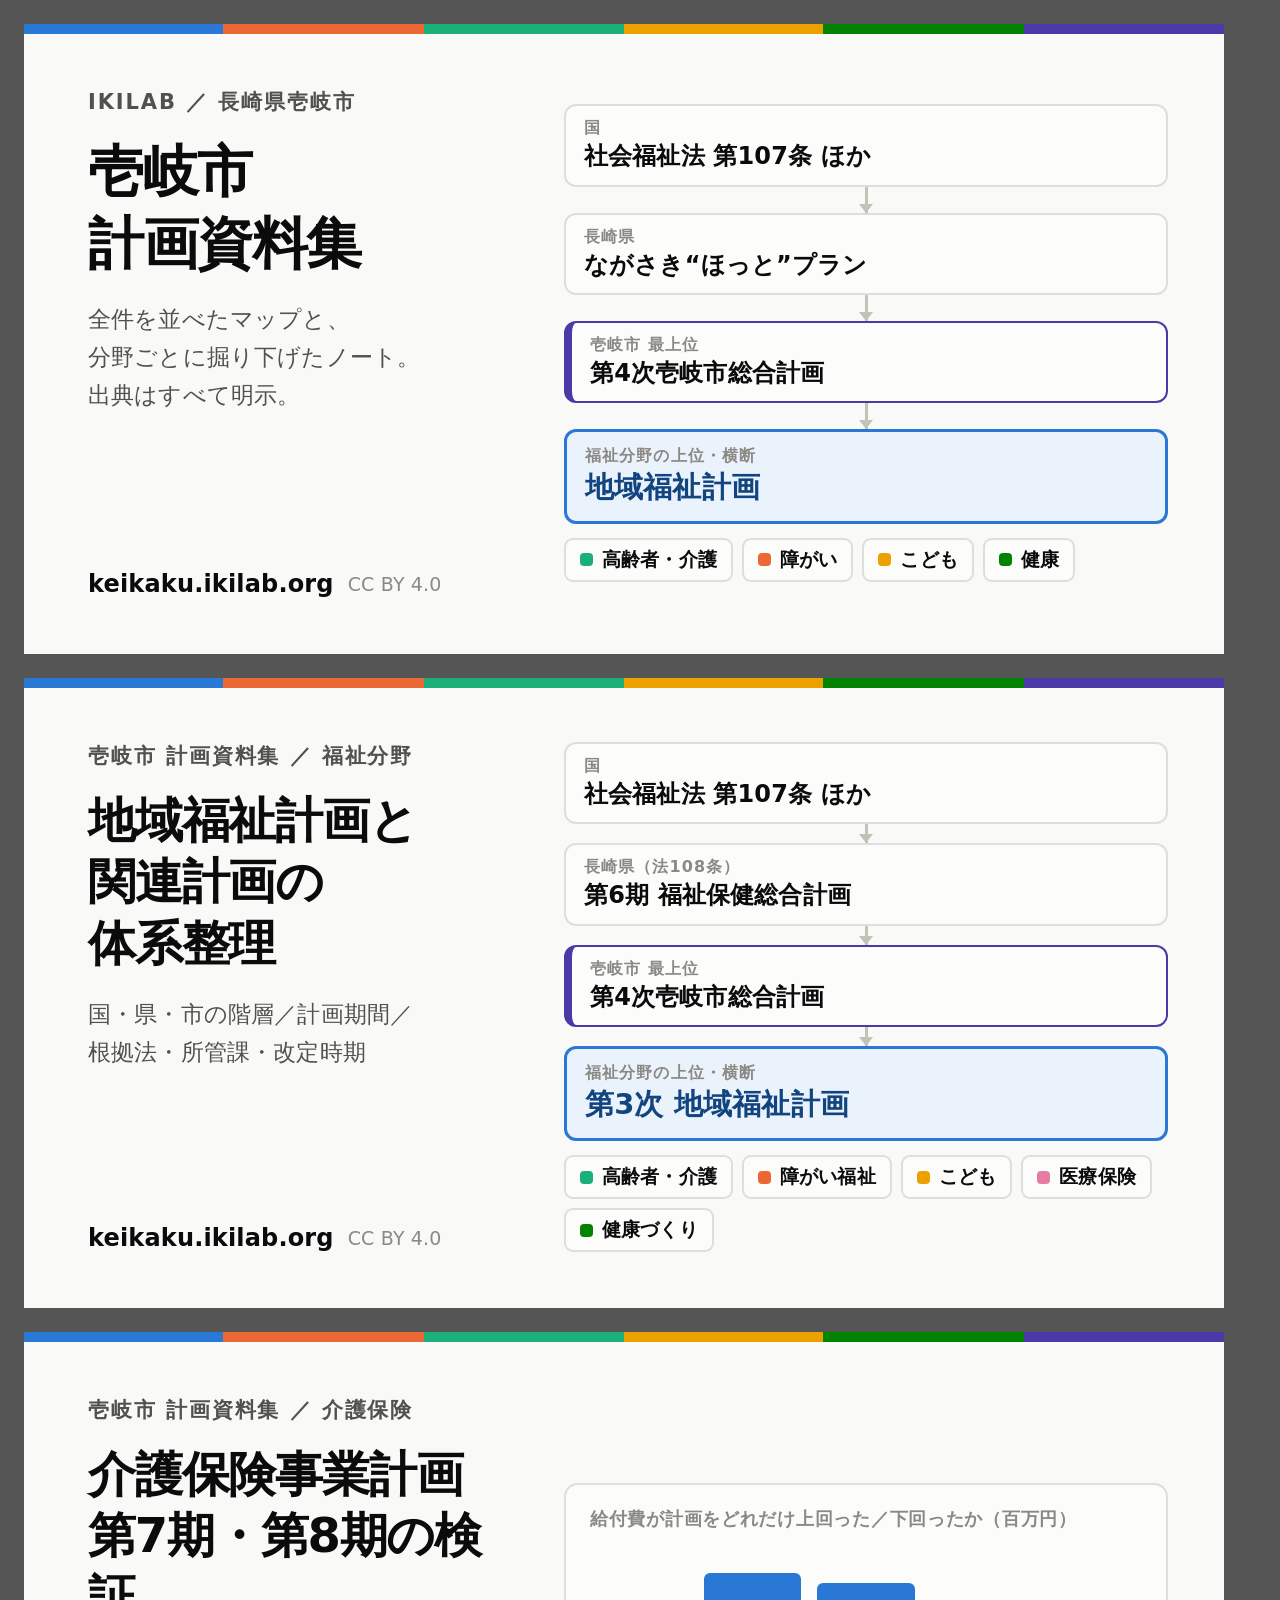
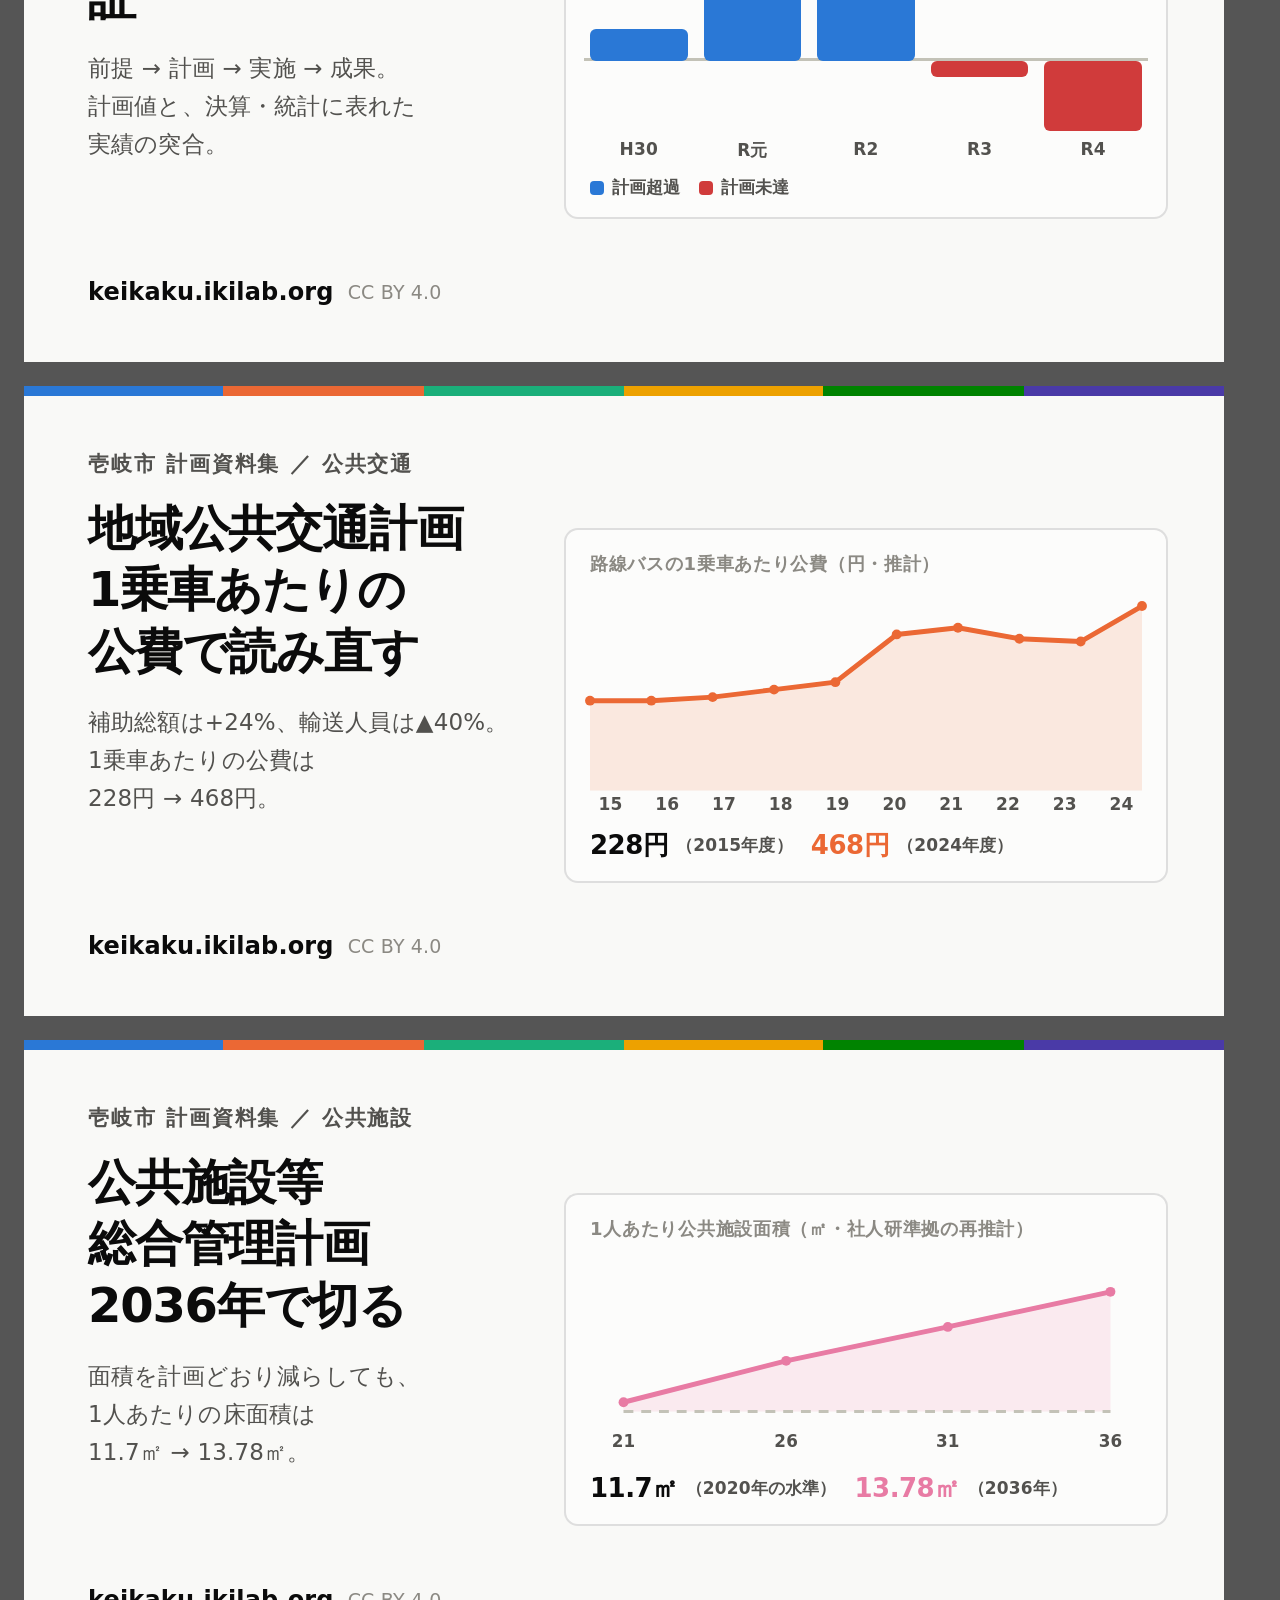
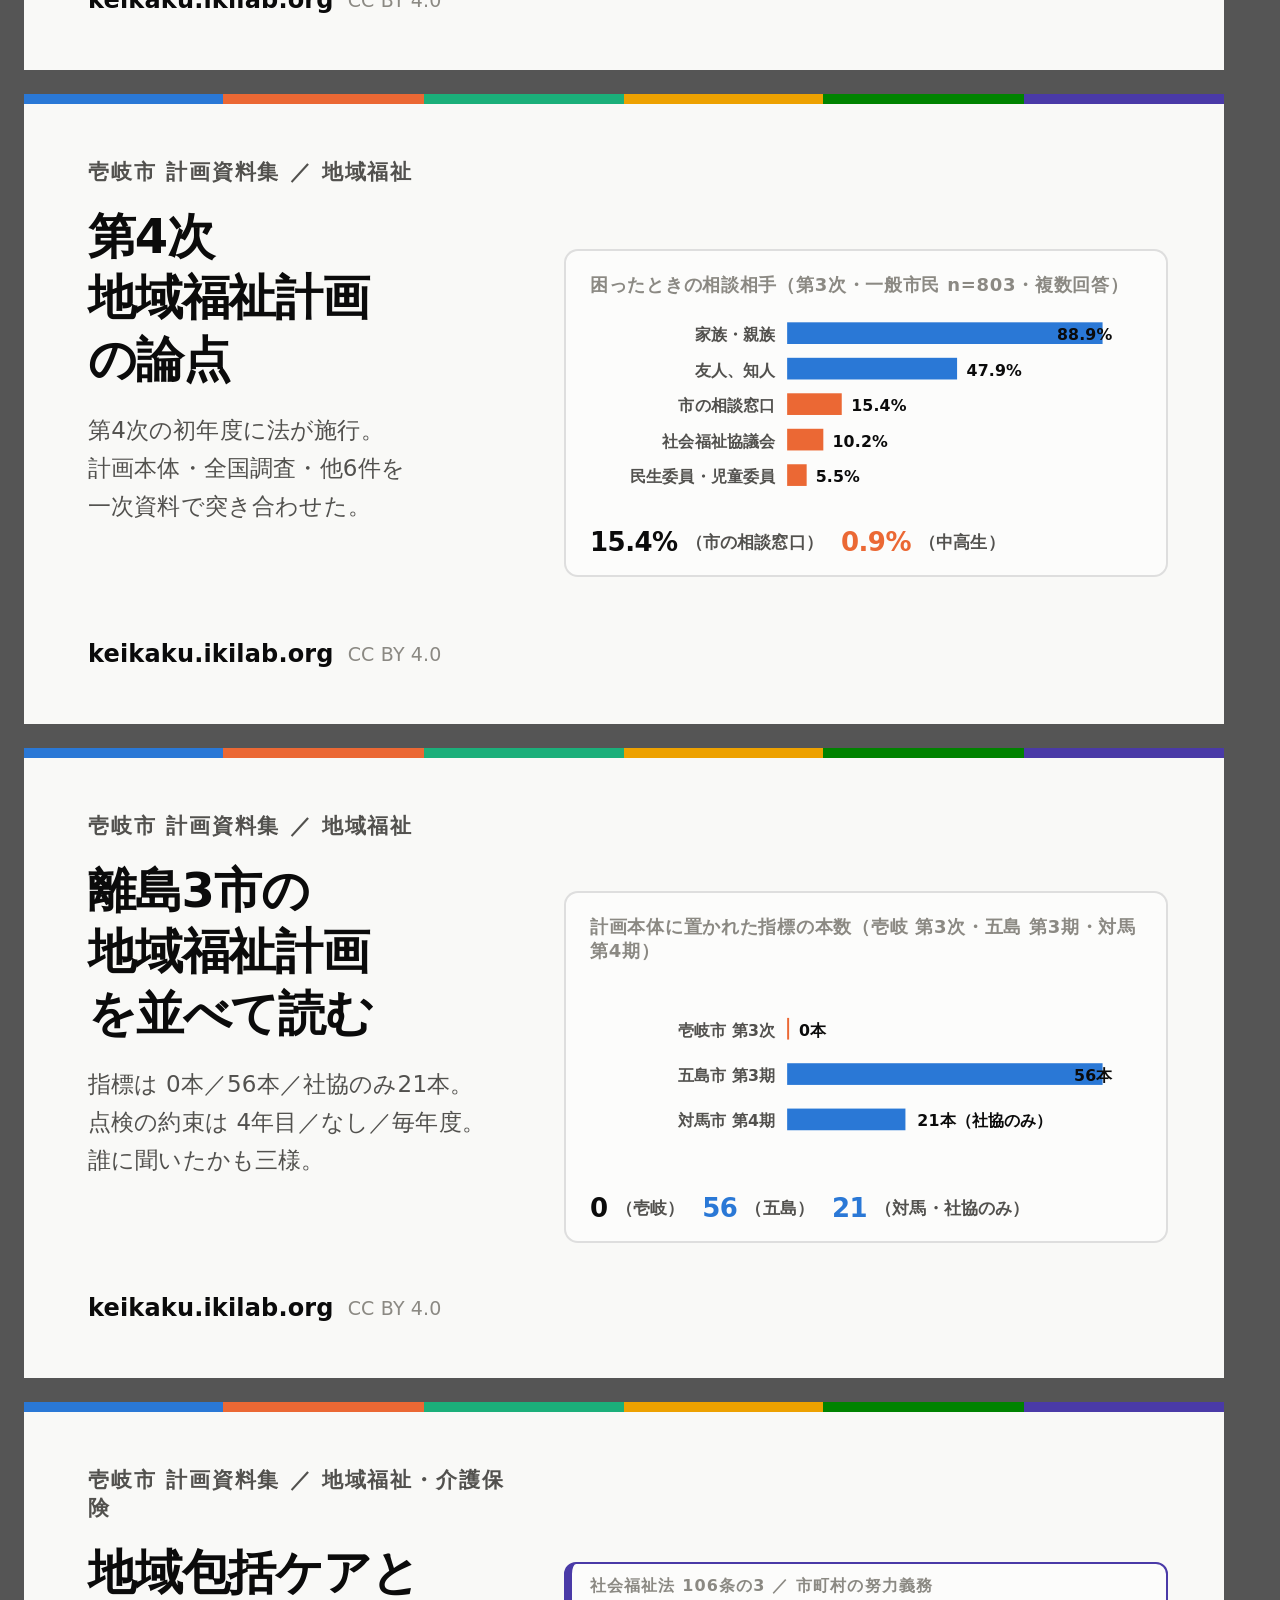
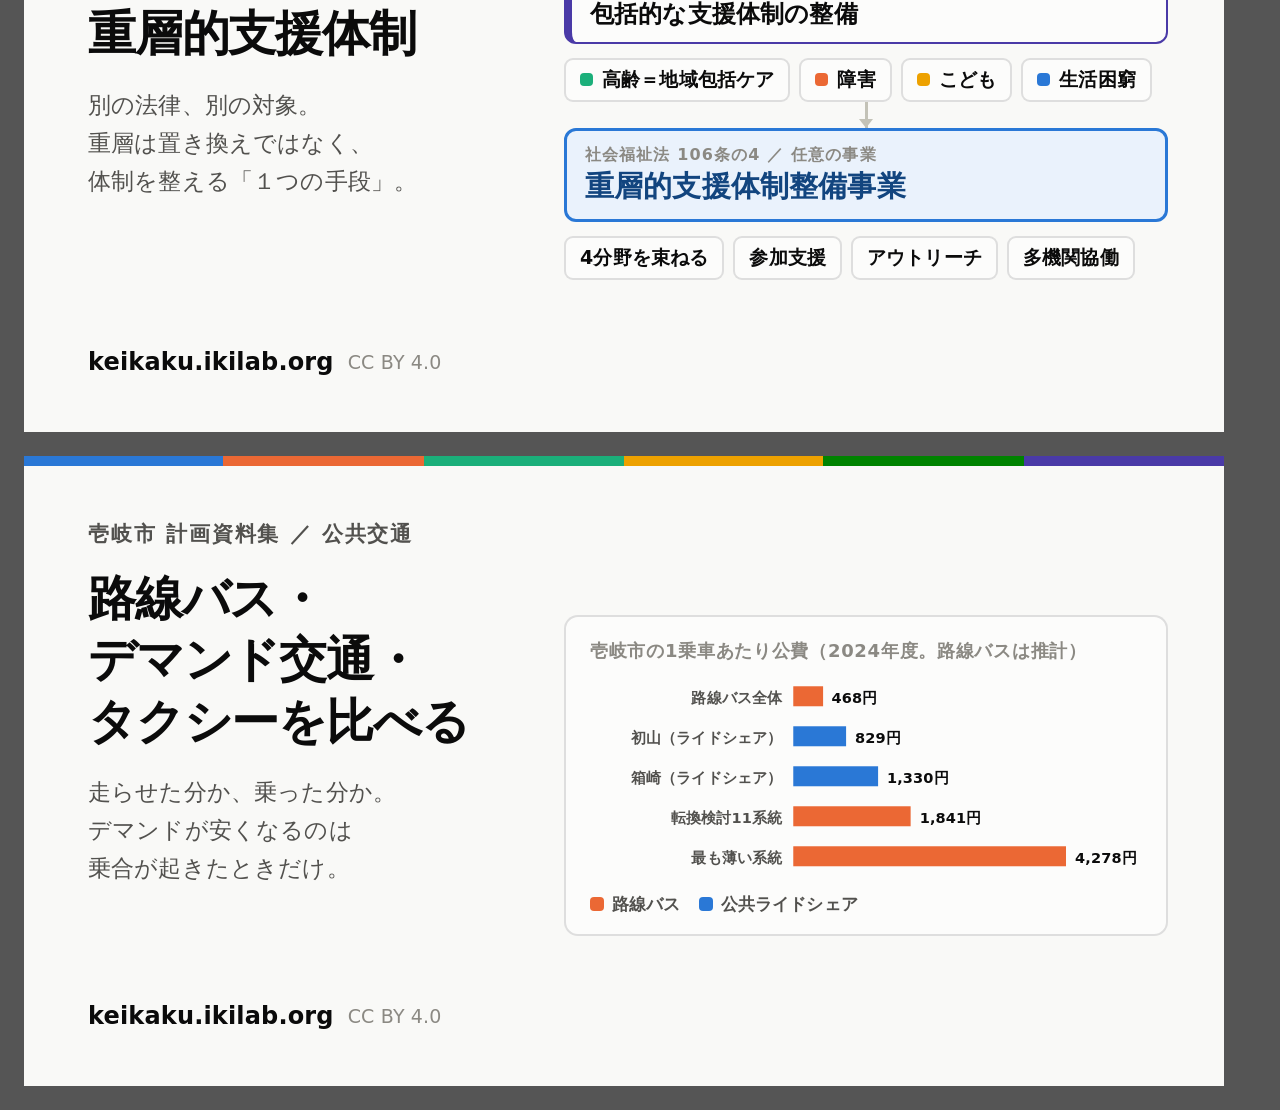
<file: tools/og/cards.html>
<!DOCTYPE html>
<html lang="ja">
<head>
<meta charset="utf-8">
<title>OGP カード（生成用）</title>
<style>
/* 1200×630 の OGP 画像を生成するためのテンプレート。
   tools/og/build.mjs が各 .card を個別にスクリーンショットして assets/ に出力します。
   ブラウザで直接開いて見た目を確認することもできます。 */
:root{
  --page:#f9f9f7; --surface:#fcfcfb; --ink:#0b0b0b; --ink2:#52514e; --muted:#8b8983;
  --grid:#e1e0d9; --axis:#c3c2b7; --ring:rgba(11,11,11,0.12);
  --c1:#2a78d6; --c2:#eb6834; --c3:#1baf7a; --c4:#eda100; --c5:#e87ba4; --c6:#008300; --c7:#4a3aa7;
  --crit:#d03b3b; --warn:#fab219;
}
*{box-sizing:border-box;margin:0;padding:0}
body{background:#555;padding:24px;display:flex;flex-direction:column;gap:24px;align-items:flex-start;
  font-family:"Noto Sans CJK JP",system-ui,-apple-system,sans-serif}
.card{width:1200px;height:630px;background:var(--page);color:var(--ink);position:relative;
  display:flex;overflow:hidden;letter-spacing:.01em}
.card::before{content:"";position:absolute;top:0;left:0;right:0;height:10px;
  background:linear-gradient(90deg,var(--c1) 0 16.6%,var(--c2) 16.6% 33.3%,var(--c3) 33.3% 50%,
    var(--c4) 50% 66.6%,var(--c6) 66.6% 83.3%,var(--c7) 83.3% 100%)}

/* 左：テキスト */
.L{flex:0 0 500px;padding:64px 0 56px 64px;display:flex;flex-direction:column;justify-content:space-between}
.eyebrow{font-size:21px;color:var(--ink2);letter-spacing:.09em;font-weight:600}
.ttl{font-size:56px;line-height:1.28;font-weight:800;letter-spacing:-.025em;margin-top:20px}
.ttl.sm{font-size:48px}
.lead{font-size:23px;line-height:1.65;color:var(--ink2);margin-top:22px;font-weight:500}
.foot{display:flex;align-items:center;gap:14px}
.dom{font-size:24px;font-weight:700;color:var(--ink)}
.by{font-size:19px;color:var(--muted);font-weight:500}

/* 右：図 */
.R{flex:1;padding:64px 56px 56px 40px;display:flex;flex-direction:column;justify-content:center;gap:0}
.node{background:var(--surface);border:2px solid var(--ring);border-radius:12px;padding:12px 18px}
.node .k{font-size:16px;color:var(--muted);letter-spacing:.07em;font-weight:600}
.node .v{font-size:24px;font-weight:700;margin-top:2px;line-height:1.3}
.node.top{border-color:var(--c7);border-left:8px solid var(--c7)}
.node.hub{border-color:var(--c1);border-width:3px;background:#eaf2fc;padding:14px 18px}
.node.hub .v{font-size:29px;color:#12457f}
.arw{height:26px;display:flex;align-items:center;justify-content:center;position:relative}
.arw::before{content:"";width:3px;height:100%;background:var(--axis)}
.arw::after{content:"";position:absolute;bottom:0;width:0;height:0;
  border-left:7px solid transparent;border-right:7px solid transparent;border-top:9px solid var(--axis)}
.chips{display:flex;flex-wrap:wrap;gap:9px;margin-top:14px}
.chip{font-size:19px;font-weight:650;padding:7px 14px;border-radius:9px;background:var(--surface);
  border:2px solid var(--ring);display:flex;align-items:center;gap:9px;color:var(--ink)}
.dot{width:13px;height:13px;border-radius:4px;flex:none}

/* 介護保険カード用のミニチャート */
.mini{background:var(--surface);border:2px solid var(--ring);border-radius:14px;padding:22px 24px 18px}
.mini .cap{font-size:18px;color:var(--muted);font-weight:600;letter-spacing:.04em}
.bars{display:flex;align-items:flex-end;gap:16px;height:190px;margin-top:16px;position:relative}
.zero{position:absolute;left:-6px;right:-6px;bottom:76px;height:3px;background:var(--axis);z-index:1}
.bcol{flex:1;display:flex;flex-direction:column;justify-content:flex-end;height:100%;position:relative}
.bar{border-radius:6px;position:relative;z-index:2}
.bar.pos{background:var(--c1);margin-bottom:76px}
.bar.neg{background:var(--crit);margin-top:auto;position:absolute;top:calc(100% - 76px);left:0;right:0}
.blab{font-size:17px;color:var(--ink2);text-align:center;margin-top:10px;font-weight:600}
.mini .lg{display:flex;gap:18px;margin-top:14px;font-size:17px;color:var(--ink2);font-weight:600}
.mini .lg span{display:flex;align-items:center;gap:8px}
.sq{width:14px;height:14px;border-radius:4px}
.yrs{display:flex;gap:16px;margin-top:2px}
.yrs div{flex:1;text-align:center;font-size:17px;color:var(--ink2);font-weight:600}

/* 公共交通カード用の折れ線 */
.mini .ln{display:block;width:100%;height:200px;margin-top:16px;overflow:visible}
.mini .lg b.big{font-size:26px;font-weight:800;color:var(--ink);letter-spacing:-.02em}
.mini .lg b.big.up{color:var(--c2)}
</style>
</head>
<body>

<!-- =============== ハブ =============== -->
<div class="card" id="og">
  <div class="L">
    <div>
      <div class="eyebrow">IKILAB ／ 長崎県壱岐市</div>
      <div class="ttl">壱岐市<br>計画資料集</div>
      <div class="lead">全件を並べたマップと、<br>分野ごとに掘り下げたノート。<br>出典はすべて明示。</div>
    </div>
    <div class="foot"><span class="dom">keikaku.ikilab.org</span><span class="by">CC BY 4.0</span></div>
  </div>
  <div class="R">
    <div class="node"><div class="k">国</div><div class="v">社会福祉法 第107条 ほか</div></div>
    <div class="arw"></div>
    <div class="node"><div class="k">長崎県</div><div class="v">ながさき“ほっと”プラン</div></div>
    <div class="arw"></div>
    <div class="node top"><div class="k">壱岐市 最上位</div><div class="v">第4次壱岐市総合計画</div></div>
    <div class="arw"></div>
    <div class="node hub"><div class="k">福祉分野の上位・横断</div><div class="v">地域福祉計画</div></div>
    <div class="chips">
      <span class="chip"><i class="dot" style="background:var(--c3)"></i>高齢者・介護</span>
      <span class="chip"><i class="dot" style="background:var(--c2)"></i>障がい</span>
      <span class="chip"><i class="dot" style="background:var(--c4)"></i>こども</span>
      <span class="chip"><i class="dot" style="background:var(--c6)"></i>健康</span>
    </div>
  </div>
</div>

<!-- =============== 福祉のノート =============== -->
<div class="card" id="og-fukushi">
  <div class="L">
    <div>
      <div class="eyebrow">壱岐市 計画資料集 ／ 福祉分野</div>
      <div class="ttl sm">地域福祉計画と<br>関連計画の<br>体系整理</div>
      <div class="lead">国・県・市の階層／計画期間／<br>根拠法・所管課・改定時期</div>
    </div>
    <div class="foot"><span class="dom">keikaku.ikilab.org</span><span class="by">CC BY 4.0</span></div>
  </div>
  <div class="R">
    <div class="node"><div class="k">国</div><div class="v">社会福祉法 第107条 ほか</div></div>
    <div class="arw"></div>
    <div class="node"><div class="k">長崎県（法108条）</div><div class="v">第6期 福祉保健総合計画</div></div>
    <div class="arw"></div>
    <div class="node top"><div class="k">壱岐市 最上位</div><div class="v">第4次壱岐市総合計画</div></div>
    <div class="arw"></div>
    <div class="node hub"><div class="k">福祉分野の上位・横断</div><div class="v">第3次 地域福祉計画</div></div>
    <div class="chips">
      <span class="chip"><i class="dot" style="background:var(--c3)"></i>高齢者・介護</span>
      <span class="chip"><i class="dot" style="background:var(--c2)"></i>障がい福祉</span>
      <span class="chip"><i class="dot" style="background:var(--c4)"></i>こども</span>
      <span class="chip"><i class="dot" style="background:var(--c5)"></i>医療保険</span>
      <span class="chip"><i class="dot" style="background:var(--c6)"></i>健康づくり</span>
    </div>
  </div>
</div>

<!-- =============== 介護保険の検証 =============== -->
<div class="card" id="og-kaigo">
  <div class="L">
    <div>
      <div class="eyebrow">壱岐市 計画資料集 ／ 介護保険</div>
      <div class="ttl sm">介護保険事業計画<br>第7期・第8期の検証</div>
      <div class="lead">前提 → 計画 → 実施 → 成果。<br>計画値と、決算・統計に表れた<br>実績の突合。</div>
    </div>
    <div class="foot"><span class="dom">keikaku.ikilab.org</span><span class="by">CC BY 4.0</span></div>
  </div>
  <div class="R">
    <div class="mini">
      <div class="cap">給付費が計画をどれだけ上回った／下回ったか（百万円）</div>
      <div class="bars">
        <div class="zero"></div>
        <div class="bcol"><div class="bar pos" style="height:32px"></div></div>
        <div class="bcol"><div class="bar pos" style="height:88px"></div></div>
        <div class="bcol"><div class="bar pos" style="height:78px"></div></div>
        <div class="bcol"><div class="bar neg" style="height:16px"></div></div>
        <div class="bcol"><div class="bar neg" style="height:70px"></div></div>
      </div>
      <div class="yrs"><div>H30</div><div>R元</div><div>R2</div><div>R3</div><div>R4</div></div>
      <div class="lg">
        <span><i class="sq" style="background:var(--c1)"></i>計画超過</span>
        <span><i class="sq" style="background:var(--crit)"></i>計画未達</span>
      </div>
    </div>
  </div>
</div>

<!-- =============== 地域公共交通 =============== -->
<div class="card" id="og-koutsuu">
  <div class="L">
    <div>
      <div class="eyebrow">壱岐市 計画資料集 ／ 公共交通</div>
      <div class="ttl sm">地域公共交通計画<br>1乗車あたりの<br>公費で読み直す</div>
      <div class="lead">補助総額は+24%、輸送人員は▲40%。<br>1乗車あたりの公費は<br>228円 → 468円。</div>
    </div>
    <div class="foot"><span class="dom">keikaku.ikilab.org</span><span class="by">CC BY 4.0</span></div>
  </div>
  <div class="R">
    <div class="mini">
      <div class="cap">路線バスの1乗車あたり公費（円・推計）</div>
      <svg class="ln" viewBox="0 0 560 200" role="img" aria-label="1乗車あたり公費が2015年度228円から2024年度468円へ上昇">
        <path d="M0,200 L0.0,108.8 L62.2,108.8 L124.4,105.2 L186.7,97.6 L248.9,90.0 L311.1,41.6 L373.3,34.8 L435.6,46.0 L497.8,48.8 L560.0,12.8 L560,200 Z" fill="var(--c2)" opacity=".14"/>
        <polyline points="0.0,108.8 62.2,108.8 124.4,105.2 186.7,97.6 248.9,90.0 311.1,41.6 373.3,34.8 435.6,46.0 497.8,48.8 560.0,12.8" fill="none" stroke="var(--c2)" stroke-width="5"
          stroke-linejoin="round" stroke-linecap="round"/>
        <circle cx="0.0" cy="108.8" r="5" fill="var(--c2)"/><circle cx="62.2" cy="108.8" r="5" fill="var(--c2)"/><circle cx="124.4" cy="105.2" r="5" fill="var(--c2)"/><circle cx="186.7" cy="97.6" r="5" fill="var(--c2)"/><circle cx="248.9" cy="90.0" r="5" fill="var(--c2)"/><circle cx="311.1" cy="41.6" r="5" fill="var(--c2)"/><circle cx="373.3" cy="34.8" r="5" fill="var(--c2)"/><circle cx="435.6" cy="46.0" r="5" fill="var(--c2)"/><circle cx="497.8" cy="48.8" r="5" fill="var(--c2)"/><circle cx="560.0" cy="12.8" r="5" fill="var(--c2)"/>
      </svg>
      <div class="yrs"><div>15</div><div>16</div><div>17</div><div>18</div><div>19</div><div>20</div><div>21</div><div>22</div><div>23</div><div>24</div></div>
      <div class="lg">
        <span><b class="big">228円</b>（2015年度）</span>
        <span><b class="big up">468円</b>（2024年度）</span>
      </div>
    </div>
  </div>
</div>

<!-- =============== 公共施設 =============== -->
<div class="card" id="og-shisetsu-2036">
  <div class="L">
    <div>
      <div class="eyebrow">壱岐市 計画資料集 ／ 公共施設</div>
      <div class="ttl sm">公共施設等<br>総合管理計画<br>2036年で切る</div>
      <div class="lead">面積を計画どおり減らしても、<br>1人あたりの床面積は<br>11.7㎡ → 13.78㎡。</div>
    </div>
    <div class="foot"><span class="dom">keikaku.ikilab.org</span><span class="by">CC BY 4.0</span></div>
  </div>
  <div class="R">
    <div class="mini">
      <div class="cap">1人あたり公共施設面積（㎡・社人研準拠の再推計）</div>
      <!-- 年の目盛りは SVG の中に置く。外の .yrs（等分セルの中央）に出すと、
           点の位置（等間隔）とずれる。点が4つだとずれが半セル＝56px になって目立つ。 -->
      <svg class="ln" viewBox="0 0 560 200" role="img" aria-label="1人あたり公共施設面積が2020年の水準11.7平方メートルに対し、2036年に13.78平方メートルへ上昇">
        <path d="M34,145.9 L34,145.9 L199,103.9 L363,69.5 L528,33.9 L528,155.3 L34,155.3 Z" fill="var(--c5)" opacity=".14"/>
        <line x1="34" y1="155.3" x2="528" y2="155.3" stroke="var(--axis)" stroke-width="3" stroke-dasharray="10 8"/>
        <polyline points="34,145.9 199,103.9 363,69.5 528,33.9" fill="none" stroke="var(--c5)" stroke-width="5"
          stroke-linejoin="round" stroke-linecap="round"/>
        <circle cx="34" cy="145.9" r="5" fill="var(--c5)"/><circle cx="199" cy="103.9" r="5" fill="var(--c5)"/><circle cx="363" cy="69.5" r="5" fill="var(--c5)"/><circle cx="528" cy="33.9" r="5" fill="var(--c5)"/>
        <g font-size="17" font-weight="600" fill="var(--ink2)"><text x="34" y="191" text-anchor="middle">21</text><text x="199" y="191" text-anchor="middle">26</text><text x="363" y="191" text-anchor="middle">31</text><text x="528" y="191" text-anchor="middle">36</text></g>
      </svg>
      <div class="lg">
        <span><b class="big">11.7㎡</b>（2020年の水準）</span>
        <span><b class="big" style="color:var(--c5)">13.78㎡</b>（2036年）</span>
      </div>
    </div>
  </div>
</div>

<!-- =============== 地域福祉のノート =============== -->
<div class="card" id="og-chiiki-fukushi-4">
  <div class="L">
    <div>
      <div class="eyebrow">壱岐市 計画資料集 ／ 地域福祉</div>
      <div class="ttl sm">第4次<br>地域福祉計画<br>の論点</div>
      <div class="lead">第4次の初年度に法が施行。<br>計画本体・全国調査・他6件を<br>一次資料で突き合わせた。</div>
    </div>
    <div class="foot"><span class="dom">keikaku.ikilab.org</span><span class="by">CC BY 4.0</span></div>
  </div>
  <div class="R">
    <div class="mini">
      <div class="cap">困ったときの相談相手（第3次・一般市民 n=803・複数回答）</div>
      <svg class="ln" viewBox="0 0 560 200" role="img" aria-label="困ったときの相談相手は家族・親族88.9パーセント、友人・知人47.9パーセントに対し、市の相談窓口や職員15.4パーセント、社会福祉協議会10.2パーセント、民生委員・児童委員5.5パーセント">
        <g font-size="16" font-weight="600" fill="var(--ink2)" text-anchor="end">
          <text x="188" y="26">家族・親族</text>
          <text x="188" y="62">友人、知人</text>
          <text x="188" y="98">市の相談窓口</text>
          <text x="188" y="134">社会福祉協議会</text>
          <text x="188" y="170">民生委員・児童委員</text>
        </g>
        <rect x="200" y="8" width="320.0" height="22" fill="var(--c1)"/>
        <rect x="200" y="44" width="172.4" height="22" fill="var(--c1)"/>
        <rect x="200" y="80" width="55.4" height="22" fill="var(--c2)"/>
        <rect x="200" y="116" width="36.7" height="22" fill="var(--c2)"/>
        <rect x="200" y="152" width="19.8" height="22" fill="var(--c2)"/>
        <g font-size="16" font-weight="700" fill="var(--ink)">
          <text x="530" y="26" text-anchor="end">88.9%</text>
          <text x="382" y="62">47.9%</text>
          <text x="265" y="98">15.4%</text>
          <text x="246" y="134">10.2%</text>
          <text x="229" y="170">5.5%</text>
        </g>
      </svg>
      <div class="lg">
        <span><b class="big">15.4%</b>（市の相談窓口）</span>
        <span><b class="big" style="color:var(--c2)">0.9%</b>（中高生）</span>
      </div>
    </div>
  </div>
</div>

<!-- =============== 離島3市の地域福祉計画のノート =============== -->
<div class="card" id="og-chiiki-fukushi-3shi">
  <div class="L">
    <div>
      <div class="eyebrow">壱岐市 計画資料集 ／ 地域福祉</div>
      <div class="ttl sm">離島3市の<br>地域福祉計画<br>を並べて読む</div>
      <div class="lead">指標は 0本／56本／社協のみ21本。<br>点検の約束は 4年目／なし／毎年度。<br>誰に聞いたかも三様。</div>
    </div>
    <div class="foot"><span class="dom">keikaku.ikilab.org</span><span class="by">CC BY 4.0</span></div>
  </div>
  <div class="R">
    <div class="mini">
      <div class="cap">計画本体に置かれた指標の本数（壱岐 第3次・五島 第3期・対馬 第4期）</div>
      <svg class="ln" viewBox="0 0 560 140" role="img" aria-label="計画本体の指標の本数は壱岐市0本、五島市56本、対馬市は社協の実施計画に21本">
        <g font-size="16" font-weight="600" fill="var(--ink2)" text-anchor="end">
          <text x="188" y="26">壱岐市 第3次</text>
          <text x="188" y="72">五島市 第3期</text>
          <text x="188" y="118">対馬市 第4期</text>
        </g>
        <rect x="200" y="8" width="2" height="22" fill="var(--c2)"/>
        <rect x="200" y="54" width="320" height="22" fill="var(--c1)"/>
        <rect x="200" y="100" width="120.0" height="22" fill="var(--c1)"/>
        <g font-size="16" font-weight="700" fill="var(--ink)">
          <text x="212" y="26">0本</text>
          <text x="530" y="72" text-anchor="end">56本</text>
          <text x="332" y="118">21本（社協のみ）</text>
        </g>
      </svg>
      <div class="lg">
        <span><b class="big">0</b>（壱岐）</span>
        <span><b class="big" style="color:var(--c1)">56</b>（五島）</span>
        <span><b class="big" style="color:var(--c1)">21</b>（対馬・社協のみ）</span>
      </div>
    </div>
  </div>
</div>

<!-- =============== 地域包括ケアと重層のノート =============== -->
<div class="card" id="og-houkatsu-jusou">
  <div class="L">
    <div>
      <div class="eyebrow">壱岐市 計画資料集 ／ 地域福祉・介護保険</div>
      <div class="ttl sm">地域包括ケアと<br>重層的支援体制</div>
      <div class="lead">別の法律、別の対象。<br>重層は置き換えではなく、<br>体制を整える「１つの手段」。</div>
    </div>
    <div class="foot"><span class="dom">keikaku.ikilab.org</span><span class="by">CC BY 4.0</span></div>
  </div>
  <div class="R">
    <div class="node top"><div class="k">社会福祉法 106条の3 ／ 市町村の努力義務</div><div class="v">包括的な支援体制の整備</div></div>
    <div class="chips">
      <span class="chip"><i class="dot" style="background:var(--c3)"></i>高齢＝地域包括ケア</span>
      <span class="chip"><i class="dot" style="background:var(--c2)"></i>障害</span>
      <span class="chip"><i class="dot" style="background:var(--c4)"></i>こども</span>
      <span class="chip"><i class="dot" style="background:var(--c1)"></i>生活困窮</span>
    </div>
    <div class="arw"></div>
    <div class="node hub"><div class="k">社会福祉法 106条の4 ／ 任意の事業</div><div class="v">重層的支援体制整備事業</div></div>
    <div class="chips">
      <span class="chip">4分野を束ねる</span>
      <span class="chip">参加支援</span>
      <span class="chip">アウトリーチ</span>
      <span class="chip">多機関協働</span>
    </div>
  </div>
</div>

<!-- =============== 三つの乗りもの =============== -->
<div class="card" id="og-norimono-hikaku">
  <div class="L">
    <div>
      <div class="eyebrow">壱岐市 計画資料集 ／ 公共交通</div>
      <div class="ttl sm">路線バス・<br>デマンド交通・<br>タクシーを比べる</div>
      <div class="lead">走らせた分か、乗った分か。<br>デマンドが安くなるのは<br>乗合が起きたときだけ。</div>
    </div>
    <div class="foot"><span class="dom">keikaku.ikilab.org</span><span class="by">CC BY 4.0</span></div>
  </div>
  <div class="R">
    <div class="mini">
      <div class="cap">壱岐市の1乗車あたり公費（2024年度。路線バスは推計）</div>
      <svg class="ln" viewBox="0 0 560 220" role="img" aria-label="1乗車あたり公費は路線バス全体468円、初山829円、箱崎1,330円、転換検討の11系統1,841円、最も薄い系統4,278円">
        <g font-size="16" font-weight="600" fill="var(--ink2)" text-anchor="end">
          <text x="188" y="26">路線バス全体</text>
          <text x="188" y="70">初山（ライドシェア）</text>
          <text x="188" y="114">箱崎（ライドシェア）</text>
          <text x="188" y="158">転換検討11系統</text>
          <text x="188" y="202">最も薄い系統</text>
        </g>
        <rect x="200" y="8" width="32.8" height="22" fill="var(--c2)"/>
        <rect x="200" y="52" width="58.1" height="22" fill="var(--c1)"/>
        <rect x="200" y="96" width="93.3" height="22" fill="var(--c1)"/>
        <rect x="200" y="140" width="129.1" height="22" fill="var(--c2)"/>
        <rect x="200" y="184" width="300" height="22" fill="var(--c2)"/>
        <g font-size="16" font-weight="700" fill="var(--ink)">
          <text x="242" y="26">468円</text>
          <text x="268" y="70">829円</text>
          <text x="303" y="114">1,330円</text>
          <text x="339" y="158">1,841円</text>
          <text x="510" y="202">4,278円</text>
        </g>
      </svg>
      <div class="lg">
        <span><i class="sq" style="background:var(--c2)"></i>路線バス</span>
        <span><i class="sq" style="background:var(--c1)"></i>公共ライドシェア</span>
      </div>
    </div>
  </div>
</div>

</body>
</html>
</file>
<file: assets/palette.css>
/* 壱岐市 計画資料集 共通配色
 *
 * 岡部正隆・伊藤啓による Color Universal Design 推奨配色セット（8色）を使います。
 * 色覚特性に配慮して検証された組み合わせなので、値を個別に差し替えないでください。
 *
 * slot と分野の対応は data/plans.yml の domains が持ちます。
 * 番号を入れ替えると凡例と図の対応が崩れます（data/schema.md「slot と配色セットの対応」）。
 *
 * 黒は CUD の並びでは先頭ですが、ここでは末尾の slot 8 に置いています。
 * slot 1 は最も件数の多い分野に当たり、黒だと本文と同じ色になって分野色に見えないためです。
 *
 * ダークの値は、色相を保ったまま明度を上げたものです。CUD の原色をそのまま暗い地に
 * 置くと沈む色があるため、既存ページ（--c1 は light #2a78d6 / dark #3987e5）と同じ考え方で調整しています。
 */
:root{
  --c1:#0072b2;  /* 青    健康・福祉 */
  --c2:#d55e00;  /* 朱    都市基盤・交通 */
  --c3:#009e73;  /* 緑    産業・雇用 */
  --c4:#e69f00;  /* 橙    市政総論 */
  --c5:#cc79a7;  /* 紫赤  行財政運営 */
  --c6:#56b4e9;  /* 空    教育・文化 */
  --c7:#f0e442;  /* 黄    防災・安全 */
  --c8:#000000;  /* 黒    生活環境 */
  /* --cN-ink は --cN を塗りに使ったときに、その上に置く文字色です。
     どの色に白を置けるかは色ごとに違うので、slot ごとに持ちます。
     値は対比 4.5:1 を満たす側を選んであります（tools/palette.test.mjs が検査します）。 */
  --c1-ink:#ffffff; --c2-ink:#0b0b0b; --c3-ink:#0b0b0b; --c4-ink:#0b0b0b;
  --c5-ink:#0b0b0b; --c6-ink:#0b0b0b; --c7-ink:#0b0b0b; --c8-ink:#ffffff;
}
:root[data-theme="dark"]{
  --c1:#3d9ee0; --c2:#f07b22; --c3:#1fbe90; --c4:#f2b33d;
  --c5:#e294bf; --c6:#8fd3f4; --c7:#efe04a; --c8:#c9c7bf;
  /* dark は8色すべて、白より黒のほうが対比を稼げるので黒文字に揃える。 */
  --c1-ink:#0b0b0b; --c2-ink:#0b0b0b; --c3-ink:#0b0b0b; --c4-ink:#0b0b0b;
  --c5-ink:#0b0b0b; --c6-ink:#0b0b0b; --c7-ink:#0b0b0b; --c8-ink:#0b0b0b;
}
@media (prefers-color-scheme: dark){
  :root:not([data-theme="light"]){
    --c1:#3d9ee0; --c2:#f07b22; --c3:#1fbe90; --c4:#f2b33d;
    --c5:#e294bf; --c6:#8fd3f4; --c7:#efe04a; --c8:#c9c7bf;
    --c1-ink:#0b0b0b; --c2-ink:#0b0b0b; --c3-ink:#0b0b0b; --c4-ink:#0b0b0b;
    --c5-ink:#0b0b0b; --c6-ink:#0b0b0b; --c7-ink:#0b0b0b; --c8-ink:#0b0b0b;
  }
}
</file>
